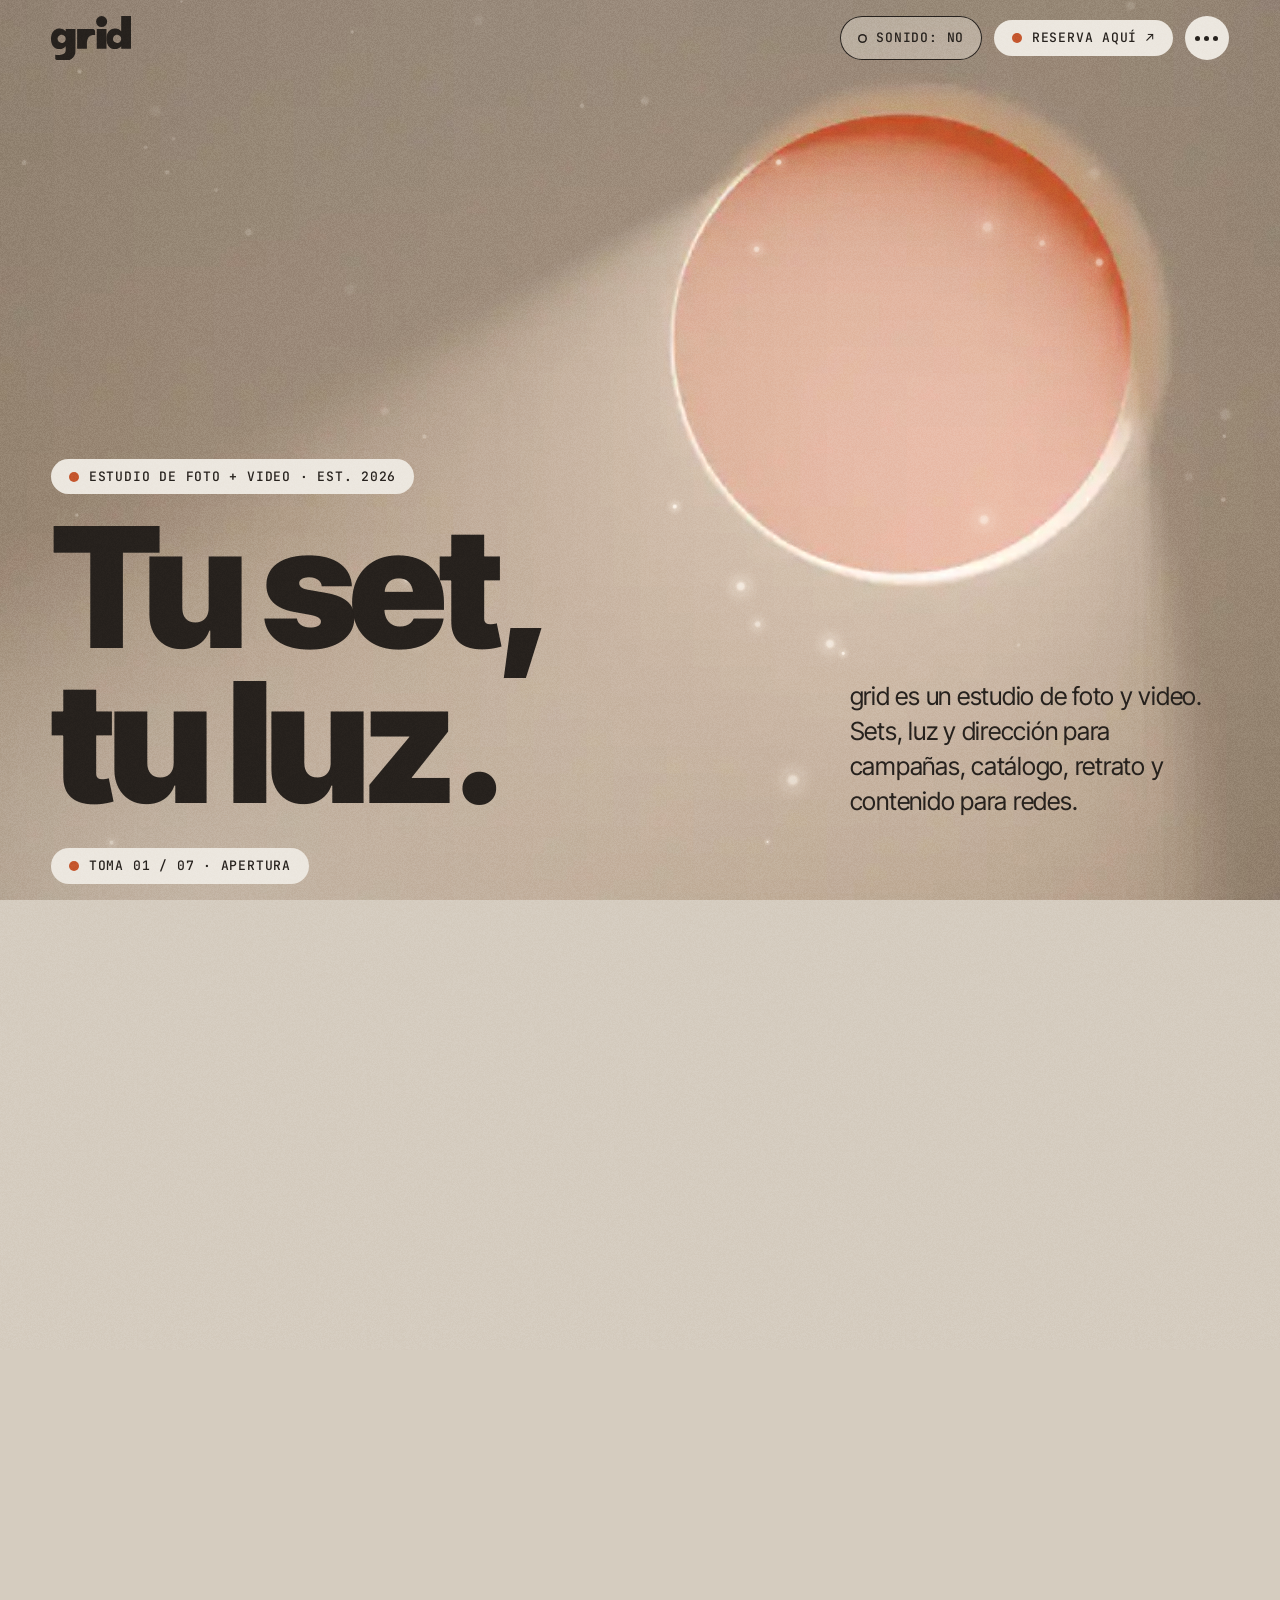
<file: index.html>
<!DOCTYPE html><html lang="es-419" data-theme="greige" class="intertight_96eeb402-module__Ux_foW__variable jetbrainsmono_b19711b-module__cCey7q__variable"><head><meta charSet="utf-8"/><meta name="viewport" content="width=device-width, initial-scale=1, viewport-fit=cover"/><link rel="preload" href="/_next/static/media/InterTight_Variable_latin-s.p.0gz_anqbjb07q.woff2" as="font" crossorigin="" type="font/woff2"/><link rel="preload" as="image" imageSrcSet="/media/fotos/fondo-azul-720.webp 720w, /media/fotos/fondo-azul-1440.webp 1440w" imageSizes="100vw" fetchPriority="high"/><link rel="stylesheet" href="/_next/static/chunks/1_h2i5achep-6.css" data-precedence="next"/><link rel="stylesheet" href="/_next/static/chunks/2gbwnuaeeamhz.css" data-precedence="next"/><link rel="preload" as="script" fetchPriority="low" href="/_next/static/chunks/310vm2bl3xxpt.js"/><script src="/_next/static/chunks/19mx3mg6lkumu.js" async=""></script><script src="/_next/static/chunks/1rj7ns8rte9vc.js" async=""></script><script src="/_next/static/chunks/0erpg4rnzkm4w.js" async=""></script><script src="/_next/static/chunks/turbopack-1g4yvkg6ged8k.js" async=""></script><script src="/_next/static/chunks/37tjrr2913_om.js" async=""></script><script src="/_next/static/chunks/18n_e5sf_8us0.js" async=""></script><script src="/_next/static/chunks/3bxz19k2f82j2.js" async=""></script><script src="/_next/static/chunks/3s2a4gw9b8f6t.js" async=""></script><script src="/_next/static/chunks/1yxhaj4ndwy73.js" async=""></script><script src="/_next/static/chunks/0sd8vxkv5-zgc.js" async=""></script><meta name="theme-color" content="#d5ccbf"/><meta name="color-scheme" content="light"/><title>grid · estudio de foto + video</title><meta name="description" content="grid es un estudio de foto y video. Reserva un set por hora y llega con todo listo: fondo, luces y equipo. Campañas, catálogo, retrato y contenido."/><meta name="application-name" content="grid"/><link rel="manifest" href="/manifest.webmanifest"/><link rel="canonical" href="https://gridstudio.website/"/><meta property="og:title" content="grid · estudio de foto + video"/><meta property="og:description" content="grid es un estudio de foto y video. Reserva un set por hora y llega con todo listo: fondo, luces y equipo. Campañas, catálogo, retrato y contenido."/><meta property="og:url" content="https://gridstudio.website/"/><meta property="og:site_name" content="grid"/><meta property="og:locale" content="es_419"/><meta property="og:image" content="https://gridstudio.website/og/default.png"/><meta property="og:image:width" content="1200"/><meta property="og:image:height" content="630"/><meta property="og:image:alt" content="grid · Tu set, tu luz."/><meta property="og:type" content="website"/><meta name="twitter:card" content="summary_large_image"/><meta name="twitter:title" content="grid · estudio de foto + video"/><meta name="twitter:description" content="grid es un estudio de foto y video. Reserva un set por hora y llega con todo listo: fondo, luces y equipo. Campañas, catálogo, retrato y contenido."/><meta name="twitter:image" content="https://gridstudio.website/og/default.png"/><link rel="icon" href="/icon.svg?icon.0i_2m-ega3l_j.svg" sizes="any" type="image/svg+xml"/><link rel="apple-touch-icon" href="/apple-icon.png?apple-icon.1qgvf6ah559ys.png" sizes="180x180" type="image/png"/><meta name="next-size-adjust" content=""/><script>(function(){try{var d=document.documentElement,p=null;try{p=localStorage.getItem('grid.motion')}catch(e){}var r=window.matchMedia('(prefers-reduced-motion: reduce)').matches;var on=p?p==='on':!r;d.setAttribute('data-motion',on?'on':'off');var s=null;try{s=sessionStorage.getItem('grid.preloaded')}catch(e){}if(s||!on)d.setAttribute('data-preloaded','');d.classList.add('js')}catch(e){}})();</script><script src="/_next/static/chunks/0cz1d0mv5g_q7.js" noModule=""></script></head><body><div hidden=""><!--$--><!--/$--></div><a class="styles-module-scss-module__k9gYQq__skip" href="#contenido">Saltar al contenido</a><header class="styles-module-scss-module__G8U5Rq__header" data-theme="greige"><a class="styles-module-scss-module__G8U5Rq__home" aria-label="grid, ir al inicio" href="/"><svg class="styles-module-scss-module__G8U5Rq__logo" viewBox="0 -1000 2450 1378.1" fill="currentColor" role="img" aria-label="grid" focusable="false"><path d="M238.8 -614.6C210.7 -612.8 190.5 -609 168.8 -601.6C74.6 -569.3 13.1 -477.8 2.2 -353.8C-1.5 -311.6 -0.5 -260.9 4.8 -224.4C23.8 -91.9 100.2 -4.5 211.6 11.9C227.7 14.2 234.9 14.7 258.8 14.7C286.4 14.7 300.6 13.4 320.3 9.4C369.3 -0.7 413.8 -27 445.3 -64.3L449.7 -69.5L449.9 -5.6C450.1 61.1 449.8 69.4 447.4 81.8C436.8 136.9 386.7 174.6 306.5 187.8C261.5 195.1 186.8 195 141.9 187.4C135.9 186.4 130.8 185.6 130.5 185.6C130.2 185.6 130 216.4 130 254L130 322.3L132.3 323.9C147.6 333.9 176.9 347.4 200.8 355.2C249.7 371.4 300.6 378.1 375 378.1C432.6 378.1 471.5 374.6 511.8 365.6C621.6 341.2 699.8 276 731.6 182.2C740.9 155 745.4 132.2 748.9 94.4C749.4 88.6 749.7 -2.8 749.8 -256.8L750 -600L600 -600L450 -600L449.9 -565.2L449.7 -530.5L445.3 -535.7C411.2 -576.1 363.2 -602.8 308.6 -611.5C292.7 -614.1 255.4 -615.8 238.8 -614.6ZM337.4 -424.4C397 -418 443 -372 449.4 -312.4C451.8 -289.9 447.4 -266 437.2 -245.3C399.7 -168.9 299.3 -151.2 238.2 -210.3C175.9 -270.6 192.3 -373.9 270.3 -412.3C291.1 -422.4 314.9 -426.8 337.4 -424.4Z" data-logo-letter="g"></path><path d="M800 -300L800 0L950 0L1100 0L1100 -85.2C1100 -169.3 1100.3 -187.1 1102.2 -207.8C1113.2 -329.8 1173.4 -405.2 1269.4 -417.8C1290.2 -420.5 1322.9 -420.8 1345.8 -418.4L1350 -417.9L1350 -476.6C1350 -525.1 1349.8 -536.3 1349.1 -540.9C1344.2 -570.9 1320.9 -594.2 1290.9 -599.1C1286.1 -599.9 1252.7 -600 1042.7 -600L800 -600L800 -300Z" data-logo-letter="r"></path><path d="M1400 -300L1400 0L1550 0L1700 0L1700 -300L1700 -600L1550 -600L1400 -600L1400 -300Z" data-logo-letter="i"></path><path d="M2149.9 -765.2L2149.7 -530.5L2145.3 -535.7C2113.8 -573 2069.2 -599.3 2020.3 -609.4C2000.6 -613.4 1986.4 -614.7 1958.8 -614.7C1934.9 -614.7 1927.7 -614.3 1911.6 -611.9C1800.2 -595.5 1723.8 -508.1 1704.8 -375.6C1698.4 -331.4 1698.4 -268.6 1704.8 -224.4C1723.8 -91.9 1800.2 -4.5 1911.6 11.9C1927.7 14.2 1934.9 14.7 1958.8 14.7C1986.4 14.7 2000.6 13.4 2020.3 9.4C2069.2 -0.7 2113.8 -27 2145.3 -64.3L2149.7 -69.5L2149.9 -34.8L2150 0L2300 0L2450 0L2450 -500L2450 -1000L2300 -1000L2150 -1000L2149.9 -765.2ZM2037.4 -424.4C2097 -418 2143 -372 2149.4 -312.4C2151.8 -289.9 2147.4 -266 2137.2 -245.3C2099.7 -168.9 1999.2 -151.2 1938.2 -210.3C1875.9 -270.6 1892.3 -373.9 1970.3 -412.3C1991.1 -422.4 2014.9 -426.8 2037.4 -424.4Z" data-logo-letter="d"></path><circle cx="1550" cy="-830" r="170" data-logo-dot="true"></circle></svg></a><nav class="styles-module-scss-module__G8U5Rq__actions" aria-label="Principal"><button type="button" class="styles-module-scss-module__nOiM7G__toggle styles-module-scss-module__G8U5Rq__sound" aria-pressed="false"><span class="styles-module-scss-module__nOiM7G__dot" aria-hidden="true"></span>sonido: no</button><a class="styles-module-scss-module__G8U5Rq__book" href="/reservar/"><span class="styles-module-scss-module__Di33fq__pill"><span class="styles-module-scss-module__Di33fq__dot" data-pill-dot="true" aria-hidden="true"></span>Reserva aquí ↗</span></a><button type="button" class="styles-module-scss-module___GlnNW__button" aria-expanded="false" aria-haspopup="dialog" aria-label="Menú"><span class="styles-module-scss-module___GlnNW__dot"></span><span class="styles-module-scss-module___GlnNW__dot"></span><span class="styles-module-scss-module___GlnNW__dot"></span></button></nav><dialog class="styles-module-scss-module__oCMpJa__menu" data-theme="tinta" aria-label="Menú"><div class="styles-module-scss-module__oCMpJa__top"><svg class="styles-module-scss-module__oCMpJa__logo" viewBox="0 -1000 2450 1378.1" fill="currentColor" role="img" aria-label="grid" focusable="false"><path d="M238.8 -614.6C210.7 -612.8 190.5 -609 168.8 -601.6C74.6 -569.3 13.1 -477.8 2.2 -353.8C-1.5 -311.6 -0.5 -260.9 4.8 -224.4C23.8 -91.9 100.2 -4.5 211.6 11.9C227.7 14.2 234.9 14.7 258.8 14.7C286.4 14.7 300.6 13.4 320.3 9.4C369.3 -0.7 413.8 -27 445.3 -64.3L449.7 -69.5L449.9 -5.6C450.1 61.1 449.8 69.4 447.4 81.8C436.8 136.9 386.7 174.6 306.5 187.8C261.5 195.1 186.8 195 141.9 187.4C135.9 186.4 130.8 185.6 130.5 185.6C130.2 185.6 130 216.4 130 254L130 322.3L132.3 323.9C147.6 333.9 176.9 347.4 200.8 355.2C249.7 371.4 300.6 378.1 375 378.1C432.6 378.1 471.5 374.6 511.8 365.6C621.6 341.2 699.8 276 731.6 182.2C740.9 155 745.4 132.2 748.9 94.4C749.4 88.6 749.7 -2.8 749.8 -256.8L750 -600L600 -600L450 -600L449.9 -565.2L449.7 -530.5L445.3 -535.7C411.2 -576.1 363.2 -602.8 308.6 -611.5C292.7 -614.1 255.4 -615.8 238.8 -614.6ZM337.4 -424.4C397 -418 443 -372 449.4 -312.4C451.8 -289.9 447.4 -266 437.2 -245.3C399.7 -168.9 299.3 -151.2 238.2 -210.3C175.9 -270.6 192.3 -373.9 270.3 -412.3C291.1 -422.4 314.9 -426.8 337.4 -424.4Z" data-logo-letter="g"></path><path d="M800 -300L800 0L950 0L1100 0L1100 -85.2C1100 -169.3 1100.3 -187.1 1102.2 -207.8C1113.2 -329.8 1173.4 -405.2 1269.4 -417.8C1290.2 -420.5 1322.9 -420.8 1345.8 -418.4L1350 -417.9L1350 -476.6C1350 -525.1 1349.8 -536.3 1349.1 -540.9C1344.2 -570.9 1320.9 -594.2 1290.9 -599.1C1286.1 -599.9 1252.7 -600 1042.7 -600L800 -600L800 -300Z" data-logo-letter="r"></path><path d="M1400 -300L1400 0L1550 0L1700 0L1700 -300L1700 -600L1550 -600L1400 -600L1400 -300Z" data-logo-letter="i"></path><path d="M2149.9 -765.2L2149.7 -530.5L2145.3 -535.7C2113.8 -573 2069.2 -599.3 2020.3 -609.4C2000.6 -613.4 1986.4 -614.7 1958.8 -614.7C1934.9 -614.7 1927.7 -614.3 1911.6 -611.9C1800.2 -595.5 1723.8 -508.1 1704.8 -375.6C1698.4 -331.4 1698.4 -268.6 1704.8 -224.4C1723.8 -91.9 1800.2 -4.5 1911.6 11.9C1927.7 14.2 1934.9 14.7 1958.8 14.7C1986.4 14.7 2000.6 13.4 2020.3 9.4C2069.2 -0.7 2113.8 -27 2145.3 -64.3L2149.7 -69.5L2149.9 -34.8L2150 0L2300 0L2450 0L2450 -500L2450 -1000L2300 -1000L2150 -1000L2149.9 -765.2ZM2037.4 -424.4C2097 -418 2143 -372 2149.4 -312.4C2151.8 -289.9 2147.4 -266 2137.2 -245.3C2099.7 -168.9 1999.2 -151.2 1938.2 -210.3C1875.9 -270.6 1892.3 -373.9 1970.3 -412.3C1991.1 -422.4 2014.9 -426.8 2037.4 -424.4Z" data-logo-letter="d"></path><circle cx="1550" cy="-830" r="170" data-logo-dot="true"></circle></svg><button type="button" class="styles-module-scss-module__oCMpJa__close" aria-label="Cerrar menú" data-menu-close="true"><span aria-hidden="true">×</span></button></div><div class="styles-module-scss-module__oCMpJa__takes"><p class="styles-module-scss-module__oCMpJa__kicker" data-menu-fade="true">Tomas</p><ol class="styles-module-scss-module__FCKAsW__list"><li><a class="styles-module-scss-module__FCKAsW__take" href="/#apertura"><span class="styles-module-scss-module__FCKAsW__mask"><span class="styles-module-scss-module__FCKAsW__line" data-menu-item="true"><span class="styles-module-scss-module__FCKAsW__number">01</span><span class="styles-module-scss-module__FCKAsW__title">Apertura</span></span></span></a></li><li><a class="styles-module-scss-module__FCKAsW__take" href="/#manifiesto"><span class="styles-module-scss-module__FCKAsW__mask"><span class="styles-module-scss-module__FCKAsW__line" data-menu-item="true"><span class="styles-module-scss-module__FCKAsW__number">02</span><span class="styles-module-scss-module__FCKAsW__title">Manifiesto</span></span></span></a></li><li><a class="styles-module-scss-module__FCKAsW__take" href="/#los-sets"><span class="styles-module-scss-module__FCKAsW__mask"><span class="styles-module-scss-module__FCKAsW__line" data-menu-item="true"><span class="styles-module-scss-module__FCKAsW__number">03</span><span class="styles-module-scss-module__FCKAsW__title">Los sets</span></span></span></a></li><li><a class="styles-module-scss-module__FCKAsW__take" href="/#hoja-de-contactos"><span class="styles-module-scss-module__FCKAsW__mask"><span class="styles-module-scss-module__FCKAsW__line" data-menu-item="true"><span class="styles-module-scss-module__FCKAsW__number">04</span><span class="styles-module-scss-module__FCKAsW__title">Hoja de contactos</span></span></span></a></li><li><a class="styles-module-scss-module__FCKAsW__take" href="/#hacemos"><span class="styles-module-scss-module__FCKAsW__mask"><span class="styles-module-scss-module__FCKAsW__line" data-menu-item="true"><span class="styles-module-scss-module__FCKAsW__number">05</span><span class="styles-module-scss-module__FCKAsW__title">Hacemos</span></span></span></a></li><li><a class="styles-module-scss-module__FCKAsW__take" href="/#reserva"><span class="styles-module-scss-module__FCKAsW__mask"><span class="styles-module-scss-module__FCKAsW__line" data-menu-item="true"><span class="styles-module-scss-module__FCKAsW__number">06</span><span class="styles-module-scss-module__FCKAsW__title">Reserva por hora</span></span></span></a></li><li><a class="styles-module-scss-module__FCKAsW__take" href="/#cierre"><span class="styles-module-scss-module__FCKAsW__mask"><span class="styles-module-scss-module__FCKAsW__line" data-menu-item="true"><span class="styles-module-scss-module__FCKAsW__number">07</span><span class="styles-module-scss-module__FCKAsW__title">Cierre</span></span></span></a></li></ol></div><div class="styles-module-scss-module__oCMpJa__bottom" data-menu-fade="true"><a href="/reservar/"><span class="styles-module-scss-module__Di33fq__pill"><span class="styles-module-scss-module__Di33fq__dot" data-pill-dot="true" aria-hidden="true"></span>Reserva aquí ↗</span></a><button type="button" class="styles-module-scss-module__DWw_gG__toggle" aria-pressed="true">movimiento: no</button><button type="button" class="styles-module-scss-module__nOiM7G__toggle" aria-pressed="false"><span class="styles-module-scss-module__nOiM7G__dot" aria-hidden="true"></span>sonido: no</button><a class="styles-module-scss-module__oCMpJa__legal" href="/privacidad/">Privacidad</a></div></dialog></header><main id="contenido" tabindex="-1"><div class="styles-module-scss-module__RC0rIG__film" data-film-stage="true" data-theme="greige"><div class="styles-module-scss-module__RC0rIG__stage"><section id="apertura" class="styles-module-scss-module__bTzKgq__layer" data-layer="apertura" data-theme="greige" data-entry="corte" aria-label="Apertura" style="z-index:1"><div class="styles-module-scss-module__Zr-wpq__frame" data-opening="true"><div class="styles-module-scss-module__G800Nq__sequence" aria-hidden="true"><picture><source media="(orientation: portrait)" srcSet="/media/hero/9x16/poster.webp"/><img class="styles-module-scss-module__G800Nq__poster" src="/media/hero/16x9/poster.webp" alt="" fetchPriority="high" decoding="async"/></picture><canvas class="styles-module-scss-module__G800Nq__canvas"></canvas></div><canvas class="styles-module-scss-module__M31TqW__dust" aria-hidden="true"></canvas><span class="styles-module-scss-module__Zr-wpq__window" data-handoff-origin="true" aria-hidden="true"></span><span class="styles-module-scss-module__Zr-wpq__scrim" aria-hidden="true"></span><div class="styles-module-scss-module__Zr-wpq__copy" data-copy="true"><span class="styles-module-scss-module__Zr-wpq__pill" data-fade="true"><span class="styles-module-scss-module__Di33fq__pill"><span class="styles-module-scss-module__Di33fq__dot" data-pill-dot="true" aria-hidden="true"></span>estudio de foto + video · est. 2026</span></span><h1 class="styles-module-scss-module__Zr-wpq__title"><span class="styles-module-scss-module__Zr-wpq__line"><span class="styles-module-scss-module__Zr-wpq__lineInner" data-rise="true">Tu set,</span></span><span class="styles-module-scss-module__Zr-wpq__line"><span class="styles-module-scss-module__Zr-wpq__lineInner" data-rise="true">tu luz.</span></span></h1><p class="styles-module-scss-module__Zr-wpq__lead">grid es un estudio de foto y video. Sets, luz y dirección para campañas, catálogo, retrato y contenido para redes.</p></div><p class="styles-module-scss-module__Zr-wpq__hint" data-fade="true" data-hint="true" aria-hidden="true"><span class="styles-module-scss-module__Zr-wpq__hintDot"></span>baja para entrar</p></div></section><section id="manifiesto" class="styles-module-scss-module__bTzKgq__layer" data-layer="manifiesto" data-theme="terracota" data-entry="iris" aria-label="Manifiesto" style="z-index:2"><div class="styles-module-scss-module__1ZVVHq__frame"><div class="styles-module-scss-module__1ZVVHq__top"><span data-pill="true"><span class="styles-module-scss-module__Di33fq__pill"><span class="styles-module-scss-module__Di33fq__dot" data-pill-dot="true" aria-hidden="true"></span>la idea</span></span><h2 class="styles-module-scss-module__1ZVVHq__statement" data-statement="true">Un estudio para que las marcas se vean como son.</h2></div><div class="styles-module-scss-module__1ZVVHq__band" data-theme="claro" data-band="true"><ul class="styles-module-scss-module__1ZVVHq__traits"><li class="styles-module-scss-module__F4OWoG__trait" data-trait="true"><h3 class="styles-module-scss-module__F4OWoG__name">Precisa.</h3><p class="styles-module-scss-module__F4OWoG__text">Nada queda al azar: la luz, el fondo y el encuadre se deciden antes de que llegues.</p></li><li class="styles-module-scss-module__F4OWoG__trait" data-trait="true"><h3 class="styles-module-scss-module__F4OWoG__name">Cálida.</h3><p class="styles-module-scss-module__F4OWoG__text">El estudio se siente como casa: paredes greige, un sofá terracota y ventanas redondas.</p></li><li class="styles-module-scss-module__F4OWoG__trait" data-trait="true"><h3 class="styles-module-scss-module__F4OWoG__name">Directa.</h3><p class="styles-module-scss-module__F4OWoG__text">Decimos qué incluye, cuánto dura y qué necesitas traer. Sin vueltas.</p></li></ul></div></div></section><section id="los-sets" class="styles-module-scss-module__bTzKgq__layer" data-layer="los-sets" data-theme="greige" data-entry="tercios" aria-label="Los sets" style="z-index:3"><div class="styles-module-scss-module__bTzKgq__slot" data-cinema-slot="true"></div><div class="styles-module-scss-module__gOYzFG__frame"><header class="styles-module-scss-module__gOYzFG__intro" data-intro="true"><span class="styles-module-scss-module__gOYzFG__mask"><span class="styles-module-scss-module__gOYzFG__maskInner" data-intro-rise="true"><span class="styles-module-scss-module__Di33fq__pill"><span class="styles-module-scss-module__Di33fq__dot" data-pill-dot="true" aria-hidden="true"></span>sets por hora</span></span></span><h2 class="styles-module-scss-module__gOYzFG__title"><span class="styles-module-scss-module__gOYzFG__mask"><span class="styles-module-scss-module__gOYzFG__maskInner" data-intro-rise="true">Cinco sets, todo armado.</span></span></h2><p class="styles-module-scss-module__gOYzFG__mask"><span class="styles-module-scss-module__gOYzFG__lead" data-intro-rise="true">Fondo, luces y equipo listos cuando llegas. Tú traes la idea.</span></p></header><ol class="styles-module-scss-module__gOYzFG__stops"><li class="styles-module-scss-module__F6u-iG__stop" data-stop="true"><div class="styles-module-scss-module__F6u-iG__body" data-stop-body="true"><figure class="styles-module-scss-module__F6u-iG__shot" data-shot="true"><img class="styles-module-scss-module__F6u-iG__photo" src="/media/fotos/fondo-azul-720.webp" srcSet="/media/fotos/fondo-azul-720.webp 720w, /media/fotos/fondo-azul-1440.webp 1440w" sizes="100vw" width="1620" height="2160" alt="Fondo azul continuo con una silla de director y dos softbox encendidos." loading="eager" fetchPriority="high" decoding="async"/><span class="styles-module-scss-module__F6u-iG__guidesWrap" data-guides="true"><span class="styles-module-scss-module__QNTwaq__guides" aria-hidden="true"><span class="styles-module-scss-module__QNTwaq__line styles-module-scss-module__QNTwaq__v1" data-guide="v"></span><span class="styles-module-scss-module__QNTwaq__line styles-module-scss-module__QNTwaq__v2" data-guide="v"></span><span class="styles-module-scss-module__QNTwaq__line styles-module-scss-module__QNTwaq__h1" data-guide="h"></span><span class="styles-module-scss-module__QNTwaq__line styles-module-scss-module__QNTwaq__h2" data-guide="h"></span></span></span></figure><div class="styles-module-scss-module__F6u-iG__data"><div class="styles-module-scss-module__F6u-iG__identity"><div class="styles-module-scss-module__Ilro2G__lowerThird styles-module-scss-module__F6u-iG__lowerThird" data-lt="true"><span class="styles-module-scss-module__Ilro2G__dot" data-lt-dot="true" aria-hidden="true"></span><div class="styles-module-scss-module__Ilro2G__bar" data-lt-bar="true"><span class="styles-module-scss-module__Ilro2G__line"><span class="styles-module-scss-module__Ilro2G__name" data-lt-text="true">set 01 · fondo azul</span></span><span class="styles-module-scss-module__Ilro2G__line"><span class="styles-module-scss-module__Ilro2G__role" data-lt-text="true">Un fondo continuo azul para producto, moda y retrato con color.</span></span></div></div><span class="styles-module-scss-module__F6u-iG__realPhoto" data-real-photo="true"><figure class="styles-module-scss-module__cJDTKq__circle"><img class="styles-module-scss-module__cJDTKq__image" src="/media/fotos/fondo-azul-720.webp" srcSet="/media/fotos/fondo-azul-720.webp 720w, /media/fotos/fondo-azul-1440.webp 1440w" sizes="120px" width="1620" height="2160" alt="Fondo azul continuo con una silla de director y dos softbox encendidos." loading="lazy" fetchPriority="auto" decoding="async"/></figure></span></div><div class="styles-module-scss-module__F6u-iG__side"><p class="styles-module-scss-module__F6u-iG__readyLabel" data-ready-label="true">listo cuando llegas</p><ul class="styles-module-scss-module__F6u-iG__ready" data-ready="true"><li><span class="styles-module-scss-module__Di33fq__pill">fondo azul continuo</span></li><li><span class="styles-module-scss-module__Di33fq__pill">dos softbox</span></li><li><span class="styles-module-scss-module__Di33fq__pill">silla de director</span></li></ul></div><p class="styles-module-scss-module__F6u-iG__count" aria-label="set 1 de 5"><span class="styles-module-scss-module__F6u-iG__countMask"><span class="styles-module-scss-module__F6u-iG__countInner" data-count="true">01</span></span><span class="styles-module-scss-module__F6u-iG__total">/ <!-- -->05</span></p></div></div></li><li class="styles-module-scss-module__F6u-iG__stop" data-stop="true"><div class="styles-module-scss-module__F6u-iG__body" data-stop-body="true"><figure class="styles-module-scss-module__F6u-iG__shot" data-shot="true"><img class="styles-module-scss-module__F6u-iG__photo" src="/media/fotos/sofa-720.webp" srcSet="/media/fotos/sofa-720.webp 720w, /media/fotos/sofa-1440.webp 1440w" sizes="100vw" width="1216" height="2160" alt="Sofá terracota con cojines blancos contra la pared greige, junto a un arco redondo." loading="lazy" fetchPriority="auto" decoding="async"/><span class="styles-module-scss-module__F6u-iG__guidesWrap" data-guides="true"><span class="styles-module-scss-module__QNTwaq__guides" aria-hidden="true"><span class="styles-module-scss-module__QNTwaq__line styles-module-scss-module__QNTwaq__v1" data-guide="v"></span><span class="styles-module-scss-module__QNTwaq__line styles-module-scss-module__QNTwaq__v2" data-guide="v"></span><span class="styles-module-scss-module__QNTwaq__line styles-module-scss-module__QNTwaq__h1" data-guide="h"></span><span class="styles-module-scss-module__QNTwaq__line styles-module-scss-module__QNTwaq__h2" data-guide="h"></span></span></span></figure><div class="styles-module-scss-module__F6u-iG__data"><div class="styles-module-scss-module__F6u-iG__identity"><div class="styles-module-scss-module__Ilro2G__lowerThird styles-module-scss-module__F6u-iG__lowerThird" data-lt="true"><span class="styles-module-scss-module__Ilro2G__dot" data-lt-dot="true" aria-hidden="true"></span><div class="styles-module-scss-module__Ilro2G__bar" data-lt-bar="true"><span class="styles-module-scss-module__Ilro2G__line"><span class="styles-module-scss-module__Ilro2G__name" data-lt-text="true">set 02 · sofá terracota</span></span><span class="styles-module-scss-module__Ilro2G__line"><span class="styles-module-scss-module__Ilro2G__role" data-lt-text="true">El rincón cálido del estudio: sofá terracota, cojines claros y pared greige.</span></span></div></div><span class="styles-module-scss-module__F6u-iG__realPhoto" data-real-photo="true"><figure class="styles-module-scss-module__cJDTKq__circle"><img class="styles-module-scss-module__cJDTKq__image" src="/media/fotos/sofa-720.webp" srcSet="/media/fotos/sofa-720.webp 720w, /media/fotos/sofa-1440.webp 1440w" sizes="120px" width="1216" height="2160" alt="Sofá terracota con cojines blancos contra la pared greige, junto a un arco redondo." loading="lazy" fetchPriority="auto" decoding="async"/></figure></span></div><div class="styles-module-scss-module__F6u-iG__side"><p class="styles-module-scss-module__F6u-iG__readyLabel" data-ready-label="true">listo cuando llegas</p><ul class="styles-module-scss-module__F6u-iG__ready" data-ready="true"><li><span class="styles-module-scss-module__Di33fq__pill">sofá terracota</span></li><li><span class="styles-module-scss-module__Di33fq__pill">mesa auxiliar</span></li><li><span class="styles-module-scss-module__Di33fq__pill">pared greige</span></li></ul></div><p class="styles-module-scss-module__F6u-iG__count" aria-label="set 2 de 5"><span class="styles-module-scss-module__F6u-iG__countMask"><span class="styles-module-scss-module__F6u-iG__countInner" data-count="true">02</span></span><span class="styles-module-scss-module__F6u-iG__total">/ <!-- -->05</span></p></div></div></li><li class="styles-module-scss-module__F6u-iG__stop" data-stop="true"><div class="styles-module-scss-module__F6u-iG__body" data-stop-body="true"><figure class="styles-module-scss-module__F6u-iG__shot" data-shot="true"><img class="styles-module-scss-module__F6u-iG__photo" src="/media/fotos/ventana-redonda-720.webp" srcSet="/media/fotos/ventana-redonda-720.webp 720w, /media/fotos/ventana-redonda-1440.webp 1440w" sizes="100vw" width="1216" height="2160" alt="Ventana redonda en la pared greige, con un softbox del otro lado." loading="lazy" fetchPriority="auto" decoding="async"/><span class="styles-module-scss-module__F6u-iG__guidesWrap" data-guides="true"><span class="styles-module-scss-module__QNTwaq__guides" aria-hidden="true"><span class="styles-module-scss-module__QNTwaq__line styles-module-scss-module__QNTwaq__v1" data-guide="v"></span><span class="styles-module-scss-module__QNTwaq__line styles-module-scss-module__QNTwaq__v2" data-guide="v"></span><span class="styles-module-scss-module__QNTwaq__line styles-module-scss-module__QNTwaq__h1" data-guide="h"></span><span class="styles-module-scss-module__QNTwaq__line styles-module-scss-module__QNTwaq__h2" data-guide="h"></span></span></span></figure><div class="styles-module-scss-module__F6u-iG__data"><div class="styles-module-scss-module__F6u-iG__identity"><div class="styles-module-scss-module__Ilro2G__lowerThird styles-module-scss-module__F6u-iG__lowerThird" data-lt="true"><span class="styles-module-scss-module__Ilro2G__dot" data-lt-dot="true" aria-hidden="true"></span><div class="styles-module-scss-module__Ilro2G__bar" data-lt-bar="true"><span class="styles-module-scss-module__Ilro2G__line"><span class="styles-module-scss-module__Ilro2G__name" data-lt-text="true">set 03 · ventana redonda</span></span><span class="styles-module-scss-module__Ilro2G__line"><span class="styles-module-scss-module__Ilro2G__role" data-lt-text="true">Las ventanas redondas unen los ambientes y enmarcan la toma: un círculo dentro del plano.</span></span></div></div><span class="styles-module-scss-module__F6u-iG__realPhoto" data-real-photo="true"><figure class="styles-module-scss-module__cJDTKq__circle"><img class="styles-module-scss-module__cJDTKq__image" src="/media/fotos/ventana-redonda-720.webp" srcSet="/media/fotos/ventana-redonda-720.webp 720w, /media/fotos/ventana-redonda-1440.webp 1440w" sizes="120px" width="1216" height="2160" alt="Ventana redonda en la pared greige, con un softbox del otro lado." loading="lazy" fetchPriority="auto" decoding="async"/></figure></span></div><div class="styles-module-scss-module__F6u-iG__side"><p class="styles-module-scss-module__F6u-iG__readyLabel" data-ready-label="true">listo cuando llegas</p><ul class="styles-module-scss-module__F6u-iG__ready" data-ready="true"><li><span class="styles-module-scss-module__Di33fq__pill">ventana redonda</span></li><li><span class="styles-module-scss-module__Di33fq__pill">softbox detrás</span></li><li><span class="styles-module-scss-module__Di33fq__pill">pared greige</span></li></ul></div><p class="styles-module-scss-module__F6u-iG__count" aria-label="set 3 de 5"><span class="styles-module-scss-module__F6u-iG__countMask"><span class="styles-module-scss-module__F6u-iG__countInner" data-count="true">03</span></span><span class="styles-module-scss-module__F6u-iG__total">/ <!-- -->05</span></p></div></div></li><li class="styles-module-scss-module__F6u-iG__stop" data-stop="true"><div class="styles-module-scss-module__F6u-iG__body" data-stop-body="true"><figure class="styles-module-scss-module__F6u-iG__shot" data-shot="true"><img class="styles-module-scss-module__F6u-iG__photo" src="/media/fotos/aro-de-luz-720.webp" srcSet="/media/fotos/aro-de-luz-720.webp 720w, /media/fotos/aro-de-luz-1440.webp 1440w" sizes="100vw" width="1440" height="2160" alt="Aro de luz colgante encendido frente a cortinas claras." loading="lazy" fetchPriority="auto" decoding="async"/><span class="styles-module-scss-module__F6u-iG__guidesWrap" data-guides="true"><span class="styles-module-scss-module__QNTwaq__guides" aria-hidden="true"><span class="styles-module-scss-module__QNTwaq__line styles-module-scss-module__QNTwaq__v1" data-guide="v"></span><span class="styles-module-scss-module__QNTwaq__line styles-module-scss-module__QNTwaq__v2" data-guide="v"></span><span class="styles-module-scss-module__QNTwaq__line styles-module-scss-module__QNTwaq__h1" data-guide="h"></span><span class="styles-module-scss-module__QNTwaq__line styles-module-scss-module__QNTwaq__h2" data-guide="h"></span></span></span></figure><div class="styles-module-scss-module__F6u-iG__data"><div class="styles-module-scss-module__F6u-iG__identity"><div class="styles-module-scss-module__Ilro2G__lowerThird styles-module-scss-module__F6u-iG__lowerThird" data-lt="true"><span class="styles-module-scss-module__Ilro2G__dot" data-lt-dot="true" aria-hidden="true"></span><div class="styles-module-scss-module__Ilro2G__bar" data-lt-bar="true"><span class="styles-module-scss-module__Ilro2G__line"><span class="styles-module-scss-module__Ilro2G__name" data-lt-text="true">set 04 · aro de luz</span></span><span class="styles-module-scss-module__Ilro2G__line"><span class="styles-module-scss-module__Ilro2G__role" data-lt-text="true">Un aro de luz colgante frente a cortinas claras, para contenido y detalle.</span></span></div></div><span class="styles-module-scss-module__F6u-iG__realPhoto" data-real-photo="true"><figure class="styles-module-scss-module__cJDTKq__circle"><img class="styles-module-scss-module__cJDTKq__image" src="/media/fotos/aro-de-luz-720.webp" srcSet="/media/fotos/aro-de-luz-720.webp 720w, /media/fotos/aro-de-luz-1440.webp 1440w" sizes="120px" width="1440" height="2160" alt="Aro de luz colgante encendido frente a cortinas claras." loading="lazy" fetchPriority="auto" decoding="async"/></figure></span></div><div class="styles-module-scss-module__F6u-iG__side"><p class="styles-module-scss-module__F6u-iG__readyLabel" data-ready-label="true">listo cuando llegas</p><ul class="styles-module-scss-module__F6u-iG__ready" data-ready="true"><li><span class="styles-module-scss-module__Di33fq__pill">aro de luz colgante</span></li><li><span class="styles-module-scss-module__Di33fq__pill">cortinas claras</span></li></ul></div><p class="styles-module-scss-module__F6u-iG__count" aria-label="set 4 de 5"><span class="styles-module-scss-module__F6u-iG__countMask"><span class="styles-module-scss-module__F6u-iG__countInner" data-count="true">04</span></span><span class="styles-module-scss-module__F6u-iG__total">/ <!-- -->05</span></p></div></div></li><li class="styles-module-scss-module__F6u-iG__stop" data-stop="true"><div class="styles-module-scss-module__F6u-iG__body" data-stop-body="true"><figure class="styles-module-scss-module__F6u-iG__shot" data-shot="true"><img class="styles-module-scss-module__F6u-iG__photo" src="/media/fotos/mesa-redonda-720.webp" srcSet="/media/fotos/mesa-redonda-720.webp 720w, /media/fotos/mesa-redonda-1440.webp 1440w" sizes="100vw" width="1620" height="2160" alt="Mesa redonda blanca con una silla y una repisa en un ambiente claro del estudio." loading="lazy" fetchPriority="auto" decoding="async"/><span class="styles-module-scss-module__F6u-iG__guidesWrap" data-guides="true"><span class="styles-module-scss-module__QNTwaq__guides" aria-hidden="true"><span class="styles-module-scss-module__QNTwaq__line styles-module-scss-module__QNTwaq__v1" data-guide="v"></span><span class="styles-module-scss-module__QNTwaq__line styles-module-scss-module__QNTwaq__v2" data-guide="v"></span><span class="styles-module-scss-module__QNTwaq__line styles-module-scss-module__QNTwaq__h1" data-guide="h"></span><span class="styles-module-scss-module__QNTwaq__line styles-module-scss-module__QNTwaq__h2" data-guide="h"></span></span></span></figure><div class="styles-module-scss-module__F6u-iG__data"><div class="styles-module-scss-module__F6u-iG__identity"><div class="styles-module-scss-module__Ilro2G__lowerThird styles-module-scss-module__F6u-iG__lowerThird" data-lt="true"><span class="styles-module-scss-module__Ilro2G__dot" data-lt-dot="true" aria-hidden="true"></span><div class="styles-module-scss-module__Ilro2G__bar" data-lt-bar="true"><span class="styles-module-scss-module__Ilro2G__line"><span class="styles-module-scss-module__Ilro2G__name" data-lt-text="true">set 05 · mesa redonda</span></span><span class="styles-module-scss-module__Ilro2G__line"><span class="styles-module-scss-module__Ilro2G__role" data-lt-text="true">Una mesa redonda blanca para producto, entrevistas y escenas de oficina.</span></span></div></div><span class="styles-module-scss-module__F6u-iG__realPhoto" data-real-photo="true"><figure class="styles-module-scss-module__cJDTKq__circle"><img class="styles-module-scss-module__cJDTKq__image" src="/media/fotos/mesa-redonda-720.webp" srcSet="/media/fotos/mesa-redonda-720.webp 720w, /media/fotos/mesa-redonda-1440.webp 1440w" sizes="120px" width="1620" height="2160" alt="Mesa redonda blanca con una silla y una repisa en un ambiente claro del estudio." loading="lazy" fetchPriority="auto" decoding="async"/></figure></span></div><div class="styles-module-scss-module__F6u-iG__side"><p class="styles-module-scss-module__F6u-iG__readyLabel" data-ready-label="true">listo cuando llegas</p><ul class="styles-module-scss-module__F6u-iG__ready" data-ready="true"><li><span class="styles-module-scss-module__Di33fq__pill">mesa redonda blanca</span></li><li><span class="styles-module-scss-module__Di33fq__pill">silla</span></li><li><span class="styles-module-scss-module__Di33fq__pill">repisa</span></li></ul></div><p class="styles-module-scss-module__F6u-iG__count" aria-label="set 5 de 5"><span class="styles-module-scss-module__F6u-iG__countMask"><span class="styles-module-scss-module__F6u-iG__countInner" data-count="true">05</span></span><span class="styles-module-scss-module__F6u-iG__total">/ <!-- -->05</span></p></div></div></li></ol></div></section><section id="hoja-de-contactos" class="styles-module-scss-module__bTzKgq__layer" data-layer="hoja-de-contactos" data-theme="tinta" data-entry="corte" aria-label="Hoja de contactos" style="z-index:4"><div class="styles-module-scss-module__dnMaPq__frame"><header class="styles-module-scss-module__dnMaPq__head"><span class="styles-module-scss-module__dnMaPq__mask"><span class="styles-module-scss-module__dnMaPq__maskInner" data-head-rise="true"><span class="styles-module-scss-module__Di33fq__pill"><span class="styles-module-scss-module__Di33fq__dot" data-pill-dot="true" aria-hidden="true"></span>hoja de contactos</span></span></span><h2 class="styles-module-scss-module__dnMaPq__title"><span class="styles-module-scss-module__dnMaPq__mask"><span class="styles-module-scss-module__dnMaPq__maskInner" data-head-rise="true">Lo que pasa en el set.</span></span></h2><p class="styles-module-scss-module__dnMaPq__mask"><span class="styles-module-scss-module__dnMaPq__lead" data-head-rise="true">Muestras hechas en el estudio. Elige una toma para verla completa.</span></p></header><ul class="styles-module-scss-module__dnMaPq__sheet" data-sheet="true"><li class="styles-module-scss-module__U1r8lW__cell"><a class="styles-module-scss-module__U1r8lW__disc" data-disc="true" data-cursor="ver ↗" style="--back:var(--terracota)" href="/trabajos/azul-continuo/"><span class="styles-module-scss-module__U1r8lW__face" data-disc-face="true"><figure class="styles-module-scss-module__cJDTKq__circle"><img class="styles-module-scss-module__cJDTKq__image" src="/media/fotos/fondo-azul-720.webp" srcSet="/media/fotos/fondo-azul-720.webp 720w, /media/fotos/fondo-azul-1440.webp 1440w" sizes="(max-width: 1024px) 40vw, 18vw" width="1620" height="2160" alt="Fondo azul continuo con una silla de director y dos softbox encendidos." loading="lazy" fetchPriority="auto" decoding="async"/></figure></span><span class="styles-module-scss-module__U1r8lW__back" data-disc-back="true" aria-hidden="true"></span><span class="styles-module-scss-module__U1r8lW__caption">toma <!-- -->01<!-- --> · <!-- -->Azul continuo</span></a></li><li class="styles-module-scss-module__U1r8lW__cell"><a class="styles-module-scss-module__U1r8lW__disc" data-disc="true" data-cursor="ver ↗" style="--back:var(--vino)" href="/trabajos/sofa-a-media-luz/"><span class="styles-module-scss-module__U1r8lW__face" data-disc-face="true"><figure class="styles-module-scss-module__cJDTKq__circle"><img class="styles-module-scss-module__cJDTKq__image" src="/media/fotos/sofa-720.webp" srcSet="/media/fotos/sofa-720.webp 720w, /media/fotos/sofa-1440.webp 1440w" sizes="(max-width: 1024px) 40vw, 18vw" width="1216" height="2160" alt="Sofá terracota con cojines blancos contra la pared greige." loading="lazy" fetchPriority="auto" decoding="async"/></figure></span><span class="styles-module-scss-module__U1r8lW__back" data-disc-back="true" aria-hidden="true"></span><span class="styles-module-scss-module__U1r8lW__caption">toma <!-- -->02<!-- --> · <!-- -->Sofá a media luz</span></a></li><li class="styles-module-scss-module__U1r8lW__cell"><a class="styles-module-scss-module__U1r8lW__disc" data-disc="true" data-cursor="ver ↗" style="--back:var(--mantequilla)" href="/trabajos/ventana-redonda/"><span class="styles-module-scss-module__U1r8lW__face" data-disc-face="true"><figure class="styles-module-scss-module__cJDTKq__circle"><img class="styles-module-scss-module__cJDTKq__image" src="/media/fotos/ventana-redonda-720.webp" srcSet="/media/fotos/ventana-redonda-720.webp 720w, /media/fotos/ventana-redonda-1440.webp 1440w" sizes="(max-width: 1024px) 40vw, 18vw" width="1216" height="2160" alt="Ventana redonda en la pared greige, con un softbox del otro lado." loading="lazy" fetchPriority="auto" decoding="async"/></figure></span><span class="styles-module-scss-module__U1r8lW__back" data-disc-back="true" aria-hidden="true"></span><span class="styles-module-scss-module__U1r8lW__caption">toma <!-- -->03<!-- --> · <!-- -->Ventana redonda</span></a></li><li class="styles-module-scss-module__U1r8lW__cell"><a class="styles-module-scss-module__U1r8lW__disc" data-disc="true" data-cursor="ver ↗" style="--back:var(--menta)" href="/trabajos/aro-encendido/"><span class="styles-module-scss-module__U1r8lW__face" data-disc-face="true"><figure class="styles-module-scss-module__cJDTKq__circle"><img class="styles-module-scss-module__cJDTKq__image" src="/media/fotos/aro-de-luz-720.webp" srcSet="/media/fotos/aro-de-luz-720.webp 720w, /media/fotos/aro-de-luz-1440.webp 1440w" sizes="(max-width: 1024px) 40vw, 18vw" width="1440" height="2160" alt="Aro de luz colgante encendido frente a cortinas claras." loading="lazy" fetchPriority="auto" decoding="async"/></figure></span><span class="styles-module-scss-module__U1r8lW__back" data-disc-back="true" aria-hidden="true"></span><span class="styles-module-scss-module__U1r8lW__caption">toma <!-- -->04<!-- --> · <!-- -->Aro encendido</span></a></li><li class="styles-module-scss-module__U1r8lW__cell"><a class="styles-module-scss-module__U1r8lW__disc" data-disc="true" data-cursor="ver ↗" style="--back:var(--greige)" href="/trabajos/mesa-redonda/"><span class="styles-module-scss-module__U1r8lW__face" data-disc-face="true"><figure class="styles-module-scss-module__cJDTKq__circle"><img class="styles-module-scss-module__cJDTKq__image" src="/media/fotos/mesa-redonda-720.webp" srcSet="/media/fotos/mesa-redonda-720.webp 720w, /media/fotos/mesa-redonda-1440.webp 1440w" sizes="(max-width: 1024px) 40vw, 18vw" width="1620" height="2160" alt="Mesa redonda blanca con una silla y una repisa." loading="lazy" fetchPriority="auto" decoding="async"/></figure></span><span class="styles-module-scss-module__U1r8lW__back" data-disc-back="true" aria-hidden="true"></span><span class="styles-module-scss-module__U1r8lW__caption">toma <!-- -->05<!-- --> · <!-- -->Mesa redonda</span></a></li><li class="styles-module-scss-module__U1r8lW__cell"><a class="styles-module-scss-module__U1r8lW__disc" data-disc="true" data-cursor="ver ↗" style="--back:var(--claro)" href="/trabajos/set-de-luces/"><span class="styles-module-scss-module__U1r8lW__face" data-disc-face="true"><figure class="styles-module-scss-module__cJDTKq__circle"><img class="styles-module-scss-module__cJDTKq__image" src="/media/fotos/set-luces-720.webp" srcSet="/media/fotos/set-luces-720.webp 720w, /media/fotos/set-luces-1440.webp 1440w" sizes="(max-width: 1024px) 40vw, 18vw" width="2160" height="1216" alt="Sala principal con varios softbox, un perchero y una puerta terracota." loading="lazy" fetchPriority="auto" decoding="async"/></figure></span><span class="styles-module-scss-module__U1r8lW__back" data-disc-back="true" aria-hidden="true"></span><span class="styles-module-scss-module__U1r8lW__caption">toma <!-- -->06<!-- --> · <!-- -->Set de luces</span></a></li></ul></div></section><section id="hacemos" class="styles-module-scss-module__bTzKgq__layer" data-layer="hacemos" data-theme="menta" data-entry="tercios" aria-label="Hacemos" style="z-index:5"><div class="styles-module-scss-module__lUE7UG__frame"><header class="styles-module-scss-module__lUE7UG__head"><span class="styles-module-scss-module__lUE7UG__mask"><span class="styles-module-scss-module__lUE7UG__maskInner" data-head-rise="true"><span class="styles-module-scss-module__Di33fq__pill"><span class="styles-module-scss-module__Di33fq__dot" data-pill-dot="true" aria-hidden="true"></span>hacemos</span></span></span><h2 class="styles-module-scss-module__lUE7UG__title"><span class="styles-module-scss-module__lUE7UG__mask"><span class="styles-module-scss-module__lUE7UG__maskInner" data-head-rise="true">foto + video</span></span><span class="styles-module-scss-module__lUE7UG__mask"><span class="styles-module-scss-module__lUE7UG__maskInner" data-head-rise="true">para marcas.</span></span></h2></header><div class="styles-module-scss-module__lUE7UG__slot"><p class="styles-module-scss-module__lUE7UG__count" aria-hidden="true"><span class="styles-module-scss-module__lUE7UG__digitsMask"><span class="styles-module-scss-module__lUE7UG__digitSlot" data-digit-out="true"><span class="styles-module-scss-module__lUE7UG__digit" data-digit-in="true">01</span></span><span class="styles-module-scss-module__lUE7UG__digitSlot" data-digit-out="true"><span class="styles-module-scss-module__lUE7UG__digit" data-digit-in="true">02</span></span><span class="styles-module-scss-module__lUE7UG__digitSlot" data-digit-out="true"><span class="styles-module-scss-module__lUE7UG__digit" data-digit-in="true">03</span></span><span class="styles-module-scss-module__lUE7UG__digitSlot" data-digit-out="true"><span class="styles-module-scss-module__lUE7UG__digit" data-digit-in="true">04</span></span></span><span class="styles-module-scss-module__lUE7UG__total" data-count-total="true">/ <!-- -->04</span></p><ol class="styles-module-scss-module__lUE7UG__items"><li class="styles-module-scss-module__22lprq__item" data-service="true"><div class="styles-module-scss-module__22lprq__body" data-service-body="true"><h3 class="styles-module-scss-module__22lprq__mask"><span class="styles-module-scss-module__22lprq__name" data-slot="true">Campañas</span></h3><p class="styles-module-scss-module__22lprq__mask"><span class="styles-module-scss-module__22lprq__summary" data-slot="true">Concepto, set y luz para piezas que salen en todas partes.</span></p><div class="styles-module-scss-module__22lprq__mask"><div class="styles-module-scss-module__22lprq__includes" data-slot="true"><span class="styles-module-scss-module__22lprq__label">incluye</span><ul class="styles-module-scss-module__22lprq__list"><li><span class="styles-module-scss-module__Di33fq__pill">dirección de arte</span></li><li><span class="styles-module-scss-module__Di33fq__pill">foto y video</span></li><li><span class="styles-module-scss-module__Di33fq__pill">retoque y edición</span></li></ul></div></div></div></li><li class="styles-module-scss-module__22lprq__item" data-service="true"><div class="styles-module-scss-module__22lprq__body" data-service-body="true"><h3 class="styles-module-scss-module__22lprq__mask"><span class="styles-module-scss-module__22lprq__name" data-slot="true">Catálogo</span></h3><p class="styles-module-scss-module__22lprq__mask"><span class="styles-module-scss-module__22lprq__summary" data-slot="true">Producto limpio y parejo, toma tras toma, listo para tu tienda.</span></p><div class="styles-module-scss-module__22lprq__mask"><div class="styles-module-scss-module__22lprq__includes" data-slot="true"><span class="styles-module-scss-module__22lprq__label">incluye</span><ul class="styles-module-scss-module__22lprq__list"><li><span class="styles-module-scss-module__Di33fq__pill">fondo y luz fijos</span></li><li><span class="styles-module-scss-module__Di33fq__pill">producto o modelo</span></li><li><span class="styles-module-scss-module__Di33fq__pill">entrega por lote</span></li></ul></div></div></div></li><li class="styles-module-scss-module__22lprq__item" data-service="true"><div class="styles-module-scss-module__22lprq__body" data-service-body="true"><h3 class="styles-module-scss-module__22lprq__mask"><span class="styles-module-scss-module__22lprq__name" data-slot="true">Retrato</span></h3><p class="styles-module-scss-module__22lprq__mask"><span class="styles-module-scss-module__22lprq__summary" data-slot="true">Personas como son, con luz suave y encuadre limpio.</span></p><div class="styles-module-scss-module__22lprq__mask"><div class="styles-module-scss-module__22lprq__includes" data-slot="true"><span class="styles-module-scss-module__22lprq__label">incluye</span><ul class="styles-module-scss-module__22lprq__list"><li><span class="styles-module-scss-module__Di33fq__pill">dirección en el set</span></li><li><span class="styles-module-scss-module__Di33fq__pill">luz de ventana o de estudio</span></li><li><span class="styles-module-scss-module__Di33fq__pill">selección y retoque</span></li></ul></div></div></div></li><li class="styles-module-scss-module__22lprq__item" data-service="true"><div class="styles-module-scss-module__22lprq__body" data-service-body="true"><h3 class="styles-module-scss-module__22lprq__mask"><span class="styles-module-scss-module__22lprq__name" data-slot="true">Contenido para redes</span></h3><p class="styles-module-scss-module__22lprq__mask"><span class="styles-module-scss-module__22lprq__summary" data-slot="true">Reels, historias y fotos verticales hechos para el feed.</span></p><div class="styles-module-scss-module__22lprq__mask"><div class="styles-module-scss-module__22lprq__includes" data-slot="true"><span class="styles-module-scss-module__22lprq__label">incluye</span><ul class="styles-module-scss-module__22lprq__list"><li><span class="styles-module-scss-module__Di33fq__pill">guion corto</span></li><li><span class="styles-module-scss-module__Di33fq__pill">grabación vertical 9:16</span></li><li><span class="styles-module-scss-module__Di33fq__pill">edición y subtítulos</span></li></ul></div></div></div></li></ol></div><p class="styles-module-scss-module__lUE7UG__closing"><span class="styles-module-scss-module__lUE7UG__maskInner" data-closing-rise="true">En el estudio o en locación.</span></p></div></section><section id="reserva" class="styles-module-scss-module__bTzKgq__layer" data-layer="reserva" data-theme="mantequilla" data-entry="corte" aria-label="Reserva por hora" style="z-index:6"><div class="styles-module-scss-module__KrIrTa__frame"><header class="styles-module-scss-module__KrIrTa__head"><span class="styles-module-scss-module__Di33fq__pill"><span class="styles-module-scss-module__Di33fq__dot" data-pill-dot="true" aria-hidden="true"></span>reservas</span><h2 class="styles-module-scss-module__KrIrTa__title"><span class="styles-module-scss-module__KrIrTa__mask"><span class="styles-module-scss-module__KrIrTa__maskInner" data-title-rise="true">Reserva por hora.</span></span><span class="styles-module-scss-module__KrIrTa__mask"><span class="styles-module-scss-module__KrIrTa__maskInner" data-title-rise="true">Llega con todo listo.</span></span></h2></header><ul class="styles-module-scss-module__KrIrTa__circles"><li class="styles-module-scss-module__KrIrTa__circleItem"><span class="styles-module-scss-module__KrIrTa__circle" data-circle="true"><figure class="styles-module-scss-module__cJDTKq__circle"><img class="styles-module-scss-module__cJDTKq__image" src="/media/fotos/aro-de-luz-720.webp" srcSet="/media/fotos/aro-de-luz-720.webp 720w, /media/fotos/aro-de-luz-1440.webp 1440w" sizes="(max-width: 1024px) 28vw, 14vw" width="1440" height="2160" alt="Aro de luz colgante encendido." loading="lazy" fetchPriority="auto" decoding="async"/></figure></span><span class="styles-module-scss-module__KrIrTa__mask"><span class="styles-module-scss-module__KrIrTa__circleLabel" data-circle-label="true">luz</span></span></li><li class="styles-module-scss-module__KrIrTa__circleItem"><span class="styles-module-scss-module__KrIrTa__circle" data-circle="true"><figure class="styles-module-scss-module__cJDTKq__circle"><img class="styles-module-scss-module__cJDTKq__image" src="/media/fotos/fondo-azul-720.webp" srcSet="/media/fotos/fondo-azul-720.webp 720w, /media/fotos/fondo-azul-1440.webp 1440w" sizes="(max-width: 1024px) 28vw, 14vw" width="1620" height="2160" alt="Fondo azul continuo del set 01." loading="lazy" fetchPriority="auto" decoding="async"/></figure></span><span class="styles-module-scss-module__KrIrTa__mask"><span class="styles-module-scss-module__KrIrTa__circleLabel" data-circle-label="true">fondo</span></span></li><li class="styles-module-scss-module__KrIrTa__circleItem"><span class="styles-module-scss-module__KrIrTa__circle" data-circle="true"><figure class="styles-module-scss-module__cJDTKq__circle"><img class="styles-module-scss-module__cJDTKq__image" src="/media/fotos/reflector-720.webp" srcSet="/media/fotos/reflector-720.webp 720w, /media/fotos/reflector-1440.webp 1440w" sizes="(max-width: 1024px) 28vw, 14vw" width="1440" height="2160" alt="Softbox junto a una ventana redonda." loading="lazy" fetchPriority="auto" decoding="async"/></figure></span><span class="styles-module-scss-module__KrIrTa__mask"><span class="styles-module-scss-module__KrIrTa__circleLabel" data-circle-label="true">equipo</span></span></li></ul><div class="styles-module-scss-module__KrIrTa__foot"><ol class="styles-module-scss-module__KrIrTa__steps"><li class="styles-module-scss-module__KrIrTa__step" data-step="true"><span class="styles-module-scss-module__KrIrTa__stepNumber">01</span>Elige el set, el día y las horas.</li><li class="styles-module-scss-module__KrIrTa__step" data-step="true"><span class="styles-module-scss-module__KrIrTa__stepNumber">02</span>Envía la solicitud por WhatsApp o correo.</li><li class="styles-module-scss-module__KrIrTa__step" data-step="true"><span class="styles-module-scss-module__KrIrTa__stepNumber">03</span>Te respondemos hoy.</li></ol><a class="styles-module-scss-module__KrIrTa__cta" data-cta="true" href="/reservar/"><span class="styles-module-scss-module__Di33fq__pill"><span class="styles-module-scss-module__Di33fq__dot" data-pill-dot="true" aria-hidden="true"></span>Reserva aquí ↗</span></a></div></div></section><section id="cierre" class="styles-module-scss-module__bTzKgq__layer" data-layer="cierre" data-theme="tinta" data-entry="corte" aria-label="Cierre" style="z-index:7"><div class="styles-module-scss-module__D9yYNG__frame"><div class="styles-module-scss-module__D9yYNG__content" data-iris-content="true"><div class="styles-module-scss-module__D9yYNG__top"><h2 class="styles-module-scss-module__D9yYNG__title"><span class="styles-module-scss-module__D9yYNG__mask"><span class="styles-module-scss-module__D9yYNG__maskInner" data-title-rise="true">Tu set,</span></span><span class="styles-module-scss-module__D9yYNG__mask"><span class="styles-module-scss-module__D9yYNG__maskInner" data-title-rise="true">tu luz.</span></span></h2><div class="styles-module-scss-module__D9yYNG__actions"><span data-pop="true" class="styles-module-scss-module__D9yYNG__popped"><span class="styles-module-scss-module__Di33fq__pill"><span class="styles-module-scss-module__Di33fq__dot" data-pill-dot="true" aria-hidden="true"></span>reservas por dm</span></span><a class="styles-module-scss-module__D9yYNG__cta" data-pop="true" href="/reservar/"><span class="styles-module-scss-module__Di33fq__pill"><span class="styles-module-scss-module__Di33fq__dot" data-pill-dot="true" aria-hidden="true"></span>Reserva aquí ↗</span></a></div></div><div class="styles-module-scss-module__OxXQIW__sting styles-module-scss-module__D9yYNG__sting" data-sting="true"><svg class="styles-module-scss-module__OxXQIW__logo" viewBox="0 -1000 2691.4 1378.1" fill="currentColor" role="img" aria-label="grid" focusable="false"><defs><clipPath id="cuadro-_R_2nalfddb_"><rect x="0" y="-1000" width="2450" height="1378.1"></rect></clipPath></defs><g class="styles-module-scss-module__OxXQIW__guides" data-sting-guides="true"><line x1="816.6666666666666" x2="816.6666666666666" y1="-1000" y2="378.0999999999999"></line><line x1="1633.3333333333333" x2="1633.3333333333333" y1="-1000" y2="378.0999999999999"></line><line x1="0" x2="2450" y1="-540.6333333333334" y2="-540.6333333333334"></line><line x1="0" x2="2450" y1="-81.26666666666677" y2="-81.26666666666677"></line></g><g clip-path="url(#cuadro-_R_2nalfddb_)"><g data-sting-group="g"><path d="M238.8 -614.6C210.7 -612.8 190.5 -609 168.8 -601.6C74.6 -569.3 13.1 -477.8 2.2 -353.8C-1.5 -311.6 -0.5 -260.9 4.8 -224.4C23.8 -91.9 100.2 -4.5 211.6 11.9C227.7 14.2 234.9 14.7 258.8 14.7C286.4 14.7 300.6 13.4 320.3 9.4C369.3 -0.7 413.8 -27 445.3 -64.3L449.7 -69.5L449.9 -5.6C450.1 61.1 449.8 69.4 447.4 81.8C436.8 136.9 386.7 174.6 306.5 187.8C261.5 195.1 186.8 195 141.9 187.4C135.9 186.4 130.8 185.6 130.5 185.6C130.2 185.6 130 216.4 130 254L130 322.3L132.3 323.9C147.6 333.9 176.9 347.4 200.8 355.2C249.7 371.4 300.6 378.1 375 378.1C432.6 378.1 471.5 374.6 511.8 365.6C621.6 341.2 699.8 276 731.6 182.2C740.9 155 745.4 132.2 748.9 94.4C749.4 88.6 749.7 -2.8 749.8 -256.8L750 -600L600 -600L450 -600L449.9 -565.2L449.7 -530.5L445.3 -535.7C411.2 -576.1 363.2 -602.8 308.6 -611.5C292.7 -614.1 255.4 -615.8 238.8 -614.6ZM337.4 -424.4C397 -418 443 -372 449.4 -312.4C451.8 -289.9 447.4 -266 437.2 -245.3C399.7 -168.9 299.3 -151.2 238.2 -210.3C175.9 -270.6 192.3 -373.9 270.3 -412.3C291.1 -422.4 314.9 -426.8 337.4 -424.4Z"></path><circle cx="325" cy="-300" r="133" class="styles-module-scss-module__OxXQIW__plug" data-sting-plug="true"></circle></g></g><g clip-path="url(#cuadro-_R_2nalfddb_)"><g data-sting-group="r"><path d="M800 -300L800 0L950 0L1100 0L1100 -85.2C1100 -169.3 1100.3 -187.1 1102.2 -207.8C1113.2 -329.8 1173.4 -405.2 1269.4 -417.8C1290.2 -420.5 1322.9 -420.8 1345.8 -418.4L1350 -417.9L1350 -476.6C1350 -525.1 1349.8 -536.3 1349.1 -540.9C1344.2 -570.9 1320.9 -594.2 1290.9 -599.1C1286.1 -599.9 1252.7 -600 1042.7 -600L800 -600L800 -300Z"></path></g></g><g clip-path="url(#cuadro-_R_2nalfddb_)"><g data-sting-group="id"><path d="M1400 -300L1400 0L1550 0L1700 0L1700 -300L1700 -600L1550 -600L1400 -600L1400 -300Z"></path><path d="M2149.9 -765.2L2149.7 -530.5L2145.3 -535.7C2113.8 -573 2069.2 -599.3 2020.3 -609.4C2000.6 -613.4 1986.4 -614.7 1958.8 -614.7C1934.9 -614.7 1927.7 -614.3 1911.6 -611.9C1800.2 -595.5 1723.8 -508.1 1704.8 -375.6C1698.4 -331.4 1698.4 -268.6 1704.8 -224.4C1723.8 -91.9 1800.2 -4.5 1911.6 11.9C1927.7 14.2 1934.9 14.7 1958.8 14.7C1986.4 14.7 2000.6 13.4 2020.3 9.4C2069.2 -0.7 2113.8 -27 2145.3 -64.3L2149.7 -69.5L2149.9 -34.8L2150 0L2300 0L2450 0L2450 -500L2450 -1000L2300 -1000L2150 -1000L2149.9 -765.2ZM2037.4 -424.4C2097 -418 2143 -372 2149.4 -312.4C2151.8 -289.9 2147.4 -266 2137.2 -245.3C2099.7 -168.9 1999.2 -151.2 1938.2 -210.3C1875.9 -270.6 1892.3 -373.9 1970.3 -412.3C1991.1 -422.4 2014.9 -426.8 2037.4 -424.4Z"></path><circle cx="2025" cy="-300" r="133" class="styles-module-scss-module__OxXQIW__plug" data-sting-plug="true"></circle></g></g><circle cx="1550" cy="-830" r="170" data-sting-dot="true"></circle><path d="M2567.8 -868.4V-952H2608.8Q2616.7 -952.1 2623.3 -948.9Q2629.9 -945.6 2633.9 -939.4Q2637.8 -933.3 2637.8 -924.5Q2637.8 -915.6 2633.7 -909.3Q2629.6 -902.9 2622.9 -899.7Q2616.1 -896.6 2607.9 -896.6H2579.8V-912.3H2603.2Q2608 -912.3 2611.5 -915.3Q2614.9 -918.3 2614.9 -924.5Q2614.9 -930.7 2611.4 -933.3Q2607.9 -936 2603.3 -936.1H2589.6V-868.4ZM2621.3 -907 2640.5 -868.4H2616.5L2598.7 -907ZM2600.6 -818.4Q2581.9 -818.4 2565.4 -825.5Q2549 -832.6 2536.5 -845.1Q2524 -857.6 2517 -874Q2510 -890.5 2510 -909.2Q2510 -927.9 2517 -944.4Q2524 -960.8 2536.5 -973.3Q2549 -985.8 2565.4 -992.9Q2581.9 -1000 2600.6 -1000Q2619.5 -1000 2635.9 -992.9Q2652.4 -985.8 2664.9 -973.3Q2677.3 -960.8 2684.4 -944.4Q2691.4 -927.9 2691.4 -909.2Q2691.4 -890.5 2684.4 -874Q2677.4 -857.6 2664.9 -845.1Q2652.5 -832.6 2636 -825.5Q2619.5 -818.4 2600.6 -818.4ZM2600.6 -842.5Q2619.2 -842.5 2634.4 -851.5Q2649.6 -860.5 2658.5 -875.6Q2667.5 -890.8 2667.5 -909.2Q2667.5 -927.7 2658.5 -942.9Q2649.5 -958 2634.3 -967Q2619.1 -976 2600.6 -975.9Q2582.2 -976 2567 -967Q2551.9 -958 2542.9 -942.9Q2533.9 -927.7 2533.9 -909.2Q2533.9 -890.8 2542.9 -875.6Q2551.9 -860.4 2567 -851.5Q2582.2 -842.5 2600.6 -842.5Z" data-sting-reg="true"></path></svg><p class="styles-module-scss-module__OxXQIW__tagline" data-sting-tagline="true">estudio de foto + video · est. 2026</p></div></div></div></section><canvas class="styles-module-scss-module__I8jiBa__canvas" data-cinema-canvas="true" hidden="" aria-hidden="true"></canvas></div><div class="styles-module-scss-module__RC0rIG__tracks" aria-hidden="true"><div class="styles-module-scss-module__RC0rIG__track" data-track="apertura" style="--track:300"></div><div class="styles-module-scss-module__RC0rIG__track" data-track="manifiesto" style="--track:220"></div><div class="styles-module-scss-module__RC0rIG__track" data-track="los-sets" style="--track:520"></div><div class="styles-module-scss-module__RC0rIG__track" data-track="hoja-de-contactos" style="--track:320"></div><div class="styles-module-scss-module__RC0rIG__track" data-track="hacemos" style="--track:260"></div><div class="styles-module-scss-module__RC0rIG__track" data-track="reserva" style="--track:200"></div><div class="styles-module-scss-module__RC0rIG__track" data-track="cierre" style="--track:160"></div></div></div><p class="styles-module-scss-module__KydSLW__counter" data-theme="greige" aria-hidden="true"><span class="styles-module-scss-module__KydSLW__dot" aria-hidden="true"></span>toma<!-- --> <!-- -->01 / 07<!-- --> · <!-- -->Apertura</p><!--$--><!--/$--></main><footer class="styles-module-scss-module__1slC6W__footer" data-theme="tinta"><div class="styles-module-scss-module__1slC6W__inner"><dl class="styles-module-scss-module__1slC6W__contact"></dl><div class="styles-module-scss-module__1slC6W__signature"><svg class="styles-module-scss-module__1slC6W__logo" viewBox="0 -1000 2691.4 1378.1" fill="currentColor" role="img" aria-label="grid" focusable="false"><path d="M238.8 -614.6C210.7 -612.8 190.5 -609 168.8 -601.6C74.6 -569.3 13.1 -477.8 2.2 -353.8C-1.5 -311.6 -0.5 -260.9 4.8 -224.4C23.8 -91.9 100.2 -4.5 211.6 11.9C227.7 14.2 234.9 14.7 258.8 14.7C286.4 14.7 300.6 13.4 320.3 9.4C369.3 -0.7 413.8 -27 445.3 -64.3L449.7 -69.5L449.9 -5.6C450.1 61.1 449.8 69.4 447.4 81.8C436.8 136.9 386.7 174.6 306.5 187.8C261.5 195.1 186.8 195 141.9 187.4C135.9 186.4 130.8 185.6 130.5 185.6C130.2 185.6 130 216.4 130 254L130 322.3L132.3 323.9C147.6 333.9 176.9 347.4 200.8 355.2C249.7 371.4 300.6 378.1 375 378.1C432.6 378.1 471.5 374.6 511.8 365.6C621.6 341.2 699.8 276 731.6 182.2C740.9 155 745.4 132.2 748.9 94.4C749.4 88.6 749.7 -2.8 749.8 -256.8L750 -600L600 -600L450 -600L449.9 -565.2L449.7 -530.5L445.3 -535.7C411.2 -576.1 363.2 -602.8 308.6 -611.5C292.7 -614.1 255.4 -615.8 238.8 -614.6ZM337.4 -424.4C397 -418 443 -372 449.4 -312.4C451.8 -289.9 447.4 -266 437.2 -245.3C399.7 -168.9 299.3 -151.2 238.2 -210.3C175.9 -270.6 192.3 -373.9 270.3 -412.3C291.1 -422.4 314.9 -426.8 337.4 -424.4Z" data-logo-letter="g"></path><path d="M800 -300L800 0L950 0L1100 0L1100 -85.2C1100 -169.3 1100.3 -187.1 1102.2 -207.8C1113.2 -329.8 1173.4 -405.2 1269.4 -417.8C1290.2 -420.5 1322.9 -420.8 1345.8 -418.4L1350 -417.9L1350 -476.6C1350 -525.1 1349.8 -536.3 1349.1 -540.9C1344.2 -570.9 1320.9 -594.2 1290.9 -599.1C1286.1 -599.9 1252.7 -600 1042.7 -600L800 -600L800 -300Z" data-logo-letter="r"></path><path d="M1400 -300L1400 0L1550 0L1700 0L1700 -300L1700 -600L1550 -600L1400 -600L1400 -300Z" data-logo-letter="i"></path><path d="M2149.9 -765.2L2149.7 -530.5L2145.3 -535.7C2113.8 -573 2069.2 -599.3 2020.3 -609.4C2000.6 -613.4 1986.4 -614.7 1958.8 -614.7C1934.9 -614.7 1927.7 -614.3 1911.6 -611.9C1800.2 -595.5 1723.8 -508.1 1704.8 -375.6C1698.4 -331.4 1698.4 -268.6 1704.8 -224.4C1723.8 -91.9 1800.2 -4.5 1911.6 11.9C1927.7 14.2 1934.9 14.7 1958.8 14.7C1986.4 14.7 2000.6 13.4 2020.3 9.4C2069.2 -0.7 2113.8 -27 2145.3 -64.3L2149.7 -69.5L2149.9 -34.8L2150 0L2300 0L2450 0L2450 -500L2450 -1000L2300 -1000L2150 -1000L2149.9 -765.2ZM2037.4 -424.4C2097 -418 2143 -372 2149.4 -312.4C2151.8 -289.9 2147.4 -266 2137.2 -245.3C2099.7 -168.9 1999.2 -151.2 1938.2 -210.3C1875.9 -270.6 1892.3 -373.9 1970.3 -412.3C1991.1 -422.4 2014.9 -426.8 2037.4 -424.4Z" data-logo-letter="d"></path><circle cx="1550" cy="-830" r="170" data-logo-dot="true"></circle><path d="M2567.8 -868.4V-952H2608.8Q2616.7 -952.1 2623.3 -948.9Q2629.9 -945.6 2633.9 -939.4Q2637.8 -933.3 2637.8 -924.5Q2637.8 -915.6 2633.7 -909.3Q2629.6 -902.9 2622.9 -899.7Q2616.1 -896.6 2607.9 -896.6H2579.8V-912.3H2603.2Q2608 -912.3 2611.5 -915.3Q2614.9 -918.3 2614.9 -924.5Q2614.9 -930.7 2611.4 -933.3Q2607.9 -936 2603.3 -936.1H2589.6V-868.4ZM2621.3 -907 2640.5 -868.4H2616.5L2598.7 -907ZM2600.6 -818.4Q2581.9 -818.4 2565.4 -825.5Q2549 -832.6 2536.5 -845.1Q2524 -857.6 2517 -874Q2510 -890.5 2510 -909.2Q2510 -927.9 2517 -944.4Q2524 -960.8 2536.5 -973.3Q2549 -985.8 2565.4 -992.9Q2581.9 -1000 2600.6 -1000Q2619.5 -1000 2635.9 -992.9Q2652.4 -985.8 2664.9 -973.3Q2677.3 -960.8 2684.4 -944.4Q2691.4 -927.9 2691.4 -909.2Q2691.4 -890.5 2684.4 -874Q2677.4 -857.6 2664.9 -845.1Q2652.5 -832.6 2636 -825.5Q2619.5 -818.4 2600.6 -818.4ZM2600.6 -842.5Q2619.2 -842.5 2634.4 -851.5Q2649.6 -860.5 2658.5 -875.6Q2667.5 -890.8 2667.5 -909.2Q2667.5 -927.7 2658.5 -942.9Q2649.5 -958 2634.3 -967Q2619.1 -976 2600.6 -975.9Q2582.2 -976 2567 -967Q2551.9 -958 2542.9 -942.9Q2533.9 -927.7 2533.9 -909.2Q2533.9 -890.8 2542.9 -875.6Q2551.9 -860.4 2567 -851.5Q2582.2 -842.5 2600.6 -842.5Z" data-logo-reg="true"></path></svg><p class="styles-module-scss-module__1slC6W__firma">estudio de foto + video · est. 2026</p></div><div class="styles-module-scss-module__1slC6W__legal"><p>© <!-- -->2026<!-- --> <span class="styles-module-scss-module__1slC6W__brand">grid</span></p><a class="styles-module-scss-module__1slC6W__link" href="/privacidad/">Privacidad</a></div></div></footer><div class="styles-module-scss-module__R9XM3q__preloader" aria-hidden="true"><div class="styles-module-scss-module__R9XM3q__panel" data-pre-panel="true" data-theme="greige"><div class="styles-module-scss-module__OxXQIW__sting styles-module-scss-module__R9XM3q__sting" data-sting="true"><svg class="styles-module-scss-module__OxXQIW__logo" viewBox="0 -1000 2691.4 1378.1" fill="currentColor" role="img" aria-label="grid" focusable="false"><defs><clipPath id="cuadro-_R_ldb_"><rect x="0" y="-1000" width="2450" height="1378.1"></rect></clipPath></defs><g class="styles-module-scss-module__OxXQIW__guides" data-sting-guides="true"><line x1="816.6666666666666" x2="816.6666666666666" y1="-1000" y2="378.0999999999999"></line><line x1="1633.3333333333333" x2="1633.3333333333333" y1="-1000" y2="378.0999999999999"></line><line x1="0" x2="2450" y1="-540.6333333333334" y2="-540.6333333333334"></line><line x1="0" x2="2450" y1="-81.26666666666677" y2="-81.26666666666677"></line></g><g clip-path="url(#cuadro-_R_ldb_)"><g data-sting-group="g"><path d="M238.8 -614.6C210.7 -612.8 190.5 -609 168.8 -601.6C74.6 -569.3 13.1 -477.8 2.2 -353.8C-1.5 -311.6 -0.5 -260.9 4.8 -224.4C23.8 -91.9 100.2 -4.5 211.6 11.9C227.7 14.2 234.9 14.7 258.8 14.7C286.4 14.7 300.6 13.4 320.3 9.4C369.3 -0.7 413.8 -27 445.3 -64.3L449.7 -69.5L449.9 -5.6C450.1 61.1 449.8 69.4 447.4 81.8C436.8 136.9 386.7 174.6 306.5 187.8C261.5 195.1 186.8 195 141.9 187.4C135.9 186.4 130.8 185.6 130.5 185.6C130.2 185.6 130 216.4 130 254L130 322.3L132.3 323.9C147.6 333.9 176.9 347.4 200.8 355.2C249.7 371.4 300.6 378.1 375 378.1C432.6 378.1 471.5 374.6 511.8 365.6C621.6 341.2 699.8 276 731.6 182.2C740.9 155 745.4 132.2 748.9 94.4C749.4 88.6 749.7 -2.8 749.8 -256.8L750 -600L600 -600L450 -600L449.9 -565.2L449.7 -530.5L445.3 -535.7C411.2 -576.1 363.2 -602.8 308.6 -611.5C292.7 -614.1 255.4 -615.8 238.8 -614.6ZM337.4 -424.4C397 -418 443 -372 449.4 -312.4C451.8 -289.9 447.4 -266 437.2 -245.3C399.7 -168.9 299.3 -151.2 238.2 -210.3C175.9 -270.6 192.3 -373.9 270.3 -412.3C291.1 -422.4 314.9 -426.8 337.4 -424.4Z"></path><circle cx="325" cy="-300" r="133" class="styles-module-scss-module__OxXQIW__plug" data-sting-plug="true"></circle></g></g><g clip-path="url(#cuadro-_R_ldb_)"><g data-sting-group="r"><path d="M800 -300L800 0L950 0L1100 0L1100 -85.2C1100 -169.3 1100.3 -187.1 1102.2 -207.8C1113.2 -329.8 1173.4 -405.2 1269.4 -417.8C1290.2 -420.5 1322.9 -420.8 1345.8 -418.4L1350 -417.9L1350 -476.6C1350 -525.1 1349.8 -536.3 1349.1 -540.9C1344.2 -570.9 1320.9 -594.2 1290.9 -599.1C1286.1 -599.9 1252.7 -600 1042.7 -600L800 -600L800 -300Z"></path></g></g><g clip-path="url(#cuadro-_R_ldb_)"><g data-sting-group="id"><path d="M1400 -300L1400 0L1550 0L1700 0L1700 -300L1700 -600L1550 -600L1400 -600L1400 -300Z"></path><path d="M2149.9 -765.2L2149.7 -530.5L2145.3 -535.7C2113.8 -573 2069.2 -599.3 2020.3 -609.4C2000.6 -613.4 1986.4 -614.7 1958.8 -614.7C1934.9 -614.7 1927.7 -614.3 1911.6 -611.9C1800.2 -595.5 1723.8 -508.1 1704.8 -375.6C1698.4 -331.4 1698.4 -268.6 1704.8 -224.4C1723.8 -91.9 1800.2 -4.5 1911.6 11.9C1927.7 14.2 1934.9 14.7 1958.8 14.7C1986.4 14.7 2000.6 13.4 2020.3 9.4C2069.2 -0.7 2113.8 -27 2145.3 -64.3L2149.7 -69.5L2149.9 -34.8L2150 0L2300 0L2450 0L2450 -500L2450 -1000L2300 -1000L2150 -1000L2149.9 -765.2ZM2037.4 -424.4C2097 -418 2143 -372 2149.4 -312.4C2151.8 -289.9 2147.4 -266 2137.2 -245.3C2099.7 -168.9 1999.2 -151.2 1938.2 -210.3C1875.9 -270.6 1892.3 -373.9 1970.3 -412.3C1991.1 -422.4 2014.9 -426.8 2037.4 -424.4Z"></path><circle cx="2025" cy="-300" r="133" class="styles-module-scss-module__OxXQIW__plug" data-sting-plug="true"></circle></g></g><circle cx="1550" cy="-830" r="170" data-sting-dot="true"></circle><path d="M2567.8 -868.4V-952H2608.8Q2616.7 -952.1 2623.3 -948.9Q2629.9 -945.6 2633.9 -939.4Q2637.8 -933.3 2637.8 -924.5Q2637.8 -915.6 2633.7 -909.3Q2629.6 -902.9 2622.9 -899.7Q2616.1 -896.6 2607.9 -896.6H2579.8V-912.3H2603.2Q2608 -912.3 2611.5 -915.3Q2614.9 -918.3 2614.9 -924.5Q2614.9 -930.7 2611.4 -933.3Q2607.9 -936 2603.3 -936.1H2589.6V-868.4ZM2621.3 -907 2640.5 -868.4H2616.5L2598.7 -907ZM2600.6 -818.4Q2581.9 -818.4 2565.4 -825.5Q2549 -832.6 2536.5 -845.1Q2524 -857.6 2517 -874Q2510 -890.5 2510 -909.2Q2510 -927.9 2517 -944.4Q2524 -960.8 2536.5 -973.3Q2549 -985.8 2565.4 -992.9Q2581.9 -1000 2600.6 -1000Q2619.5 -1000 2635.9 -992.9Q2652.4 -985.8 2664.9 -973.3Q2677.3 -960.8 2684.4 -944.4Q2691.4 -927.9 2691.4 -909.2Q2691.4 -890.5 2684.4 -874Q2677.4 -857.6 2664.9 -845.1Q2652.5 -832.6 2636 -825.5Q2619.5 -818.4 2600.6 -818.4ZM2600.6 -842.5Q2619.2 -842.5 2634.4 -851.5Q2649.6 -860.5 2658.5 -875.6Q2667.5 -890.8 2667.5 -909.2Q2667.5 -927.7 2658.5 -942.9Q2649.5 -958 2634.3 -967Q2619.1 -976 2600.6 -975.9Q2582.2 -976 2567 -967Q2551.9 -958 2542.9 -942.9Q2533.9 -927.7 2533.9 -909.2Q2533.9 -890.8 2542.9 -875.6Q2551.9 -860.4 2567 -851.5Q2582.2 -842.5 2600.6 -842.5Z" data-sting-reg="true"></path></svg><p class="styles-module-scss-module__OxXQIW__tagline" data-sting-tagline="true">estudio de foto + video · est. 2026</p></div></div></div><div class="styles-module-scss-module__7m0W1W__cursor" data-away="" hidden="" aria-hidden="true"><span class="styles-module-scss-module__7m0W1W__iris"><span class="styles-module-scss-module__7m0W1W__label"></span></span></div><div class="styles-module-scss-module__YNCN3q__grain" style="--grain-texture:url(&#x27;/media/grano.webp&#x27;)" aria-hidden="true"></div><div class="styles-module-scss-module__RetkJq__curtain" aria-hidden="true"><div class="styles-module-scss-module__RetkJq__iris" data-curtain-iris="true"></div><div class="styles-module-scss-module__RetkJq__tercios"><span class="styles-module-scss-module__RetkJq__column" data-curtain-column="true"></span><span class="styles-module-scss-module__RetkJq__column" data-curtain-column="true"></span><span class="styles-module-scss-module__RetkJq__column" data-curtain-column="true"></span></div><p class="styles-module-scss-module__RetkJq__label" data-curtain-label="true" hidden=""><span class="styles-module-scss-module__RetkJq__dot"></span></p></div><script type="application/ld+json">{"@context":"https://schema.org","@type":["LocalBusiness","ProfessionalService"],"@id":"https://gridstudio.website/#estudio","name":"grid","url":"https://gridstudio.website/","logo":"https://gridstudio.website/marca/grid-avatar-512.png","image":"https://gridstudio.website/og/default.png","description":"grid es un estudio de foto y video. Reserva un set por hora y llega con todo listo: fondo, luces y equipo. Campañas, catálogo, retrato y contenido.","knowsAbout":["Campañas","Catálogo","Retrato","Contenido para redes"]}</script><script src="/_next/static/chunks/310vm2bl3xxpt.js" id="_R_" async=""></script><script>(self.__next_f=self.__next_f||[]).push([0])</script><script>self.__next_f.push([1,"1:\"$Sreact.fragment\"\n2:I[72216,[\"/_next/static/chunks/37tjrr2913_om.js\",\"/_next/static/chunks/18n_e5sf_8us0.js\",\"/_next/static/chunks/3bxz19k2f82j2.js\"],\"default\"]\n3:I[68226,[\"/_next/static/chunks/37tjrr2913_om.js\",\"/_next/static/chunks/18n_e5sf_8us0.js\",\"/_next/static/chunks/3bxz19k2f82j2.js\"],\"default\"]\n4:I[39756,[\"/_next/static/chunks/37tjrr2913_om.js\",\"/_next/static/chunks/18n_e5sf_8us0.js\",\"/_next/static/chunks/3bxz19k2f82j2.js\"],\"default\"]\n5:I[37457,[\"/_next/static/chunks/37tjrr2913_om.js\",\"/_next/static/chunks/18n_e5sf_8us0.js\",\"/_next/static/chunks/3bxz19k2f82j2.js\"],\"default\"]\n6:I[827,[\"/_next/static/chunks/37tjrr2913_om.js\",\"/_next/static/chunks/18n_e5sf_8us0.js\",\"/_next/static/chunks/3bxz19k2f82j2.js\",\"/_next/static/chunks/3s2a4gw9b8f6t.js\"],\"default\"]\n13:I[68027,[\"/_next/static/chunks/37tjrr2913_om.js\",\"/_next/static/chunks/18n_e5sf_8us0.js\",\"/_next/static/chunks/3bxz19k2f82j2.js\"],\"default\",1]\n:HL[\"/_next/static/chunks/1_h2i5achep-6.css\",\"style\"]\n:HL[\"/_next/static/chunks/2gbwnuaeeamhz.css\",\"style\"]\n:HL[\"/_next/static/media/InterTight_Variable_latin-s.p.0gz_anqbjb07q.woff2\",\"font\",{\"crossOrigin\":\"\",\"type\":\"font/woff2\"}]\n0:{\"P\":null,\"c\":[\"\",\"\"],\"q\":\"\",\"i\":false,\"f\":[[[\"\",{\"children\":[\"__PAGE__\",{},\"$undefined\",\"$undefined\",4608]},\"$undefined\",\"$undefined\",4624],[[\"$\",\"$1\",\"c\",{\"children\":[[[\"$\",\"link\",\"0\",{\"rel\":\"stylesheet\",\"href\":\"/_next/static/chunks/1_h2i5achep-6.css\",\"precedence\":\"next\",\"crossOrigin\":\"$undefined\",\"nonce\":\"$undefined\"}],[\"$\",\"link\",\"1\",{\"rel\":\"stylesheet\",\"href\":\"/_next/static/chunks/2gbwnuaeeamhz.css\",\"precedence\":\"next\",\"crossOrigin\":\"$undefined\",\"nonce\":\"$undefined\"}],[\"$\",\"script\",\"script-0\",{\"src\":\"/_next/static/chunks/37tjrr2913_om.js\",\"async\":true,\"nonce\":\"$undefined\"}],[\"$\",\"script\",\"script-1\",{\"src\":\"/_next/static/chunks/18n_e5sf_8us0.js\",\"async\":true,\"nonce\":\"$undefined\"}],[\"$\",\"script\",\"script-2\",{\"src\":\"/_next/static/chunks/3bxz19k2f82j2.js\",\"async\":true,\"nonce\":\"$undefined\"}]],[\"$\",\"html\",null,{\"lang\":\"es-419\",\"data-theme\":\"greige\",\"className\":\"intertight_96eeb402-module__Ux_foW__variable jetbrainsmono_b19711b-module__cCey7q__variable\",\"suppressHydrationWarning\":true,\"children\":[[\"$\",\"head\",null,{\"children\":[\"$\",\"script\",null,{\"dangerouslySetInnerHTML\":{\"__html\":\"(function(){try{var d=document.documentElement,p=null;try{p=localStorage.getItem('grid.motion')}catch(e){}var r=window.matchMedia('(prefers-reduced-motion: reduce)').matches;var on=p?p==='on':!r;d.setAttribute('data-motion',on?'on':'off');var s=null;try{s=sessionStorage.getItem('grid.preloaded')}catch(e){}if(s||!on)d.setAttribute('data-preloaded','');d.classList.add('js')}catch(e){}})();\"}}]}],[\"$\",\"body\",null,{\"suppressHydrationWarning\":true,\"children\":[[\"$\",\"$L2\",null,{\"children\":[[\"$\",\"a\",null,{\"className\":\"styles-module-scss-module__k9gYQq__skip\",\"href\":\"#contenido\",\"children\":\"Saltar al contenido\"}],[\"$\",\"$L3\",null,{\"takes\":[{\"id\":\"apertura\",\"take\":1,\"title\":\"Apertura\",\"href\":\"/#apertura\"},{\"id\":\"manifiesto\",\"take\":2,\"title\":\"Manifiesto\",\"href\":\"/#manifiesto\"},{\"id\":\"los-sets\",\"take\":3,\"title\":\"Los sets\",\"href\":\"/#los-sets\"},{\"id\":\"hoja-de-contactos\",\"take\":4,\"title\":\"Hoja de contactos\",\"href\":\"/#hoja-de-contactos\"},{\"id\":\"hacemos\",\"take\":5,\"title\":\"Hacemos\",\"href\":\"/#hacemos\"},{\"id\":\"reserva\",\"take\":6,\"title\":\"Reserva por hora\",\"href\":\"/#reserva\"},{\"id\":\"cierre\",\"take\":7,\"title\":\"Cierre\",\"href\":\"/#cierre\"}]}],[\"$\",\"main\",null,{\"id\":\"contenido\",\"tabIndex\":-1,\"children\":[\"$\",\"$L4\",null,{\"parallelRouterKey\":\"children\",\"error\":\"$undefined\",\"errorStyles\":\"$undefined\",\"errorScripts\":\"$undefined\",\"template\":[\"$\",\"$L5\",null,{}],\"templateStyles\":\"$undefined\",\"templateScripts\":\"$undefined\",\"notFound\":[[\"$\",\"$L6\",null,{}],[]],\"forbidden\":\"$undefined\",\"unauthorized\":\"$undefined\"}]}],[\"$\",\"footer\",null,{\"className\":\"styles-module-scss-module__1slC6W__footer\",\"data-theme\":\"tinta\",\"children\":[\"$\",\"div\",null,{\"className\":\"styles-module-scss-module__1slC6W__inner\",\"children\":[[\"$\",\"dl\",null,{\"className\":\"styles-module-scss-module__1slC6W__contact\",\"children\":[]}],[\"$\",\"div\",null,{\"className\":\"styles-module-scss-module__1slC6W__signature\",\"children\":[[\"$\",\"svg\",null,{\"className\":\"styles-module-scss-module__1slC6W__logo\",\"viewBox\":\"0 -1000 2691.4 1378.1\",\"fill\":\"currentColor\",\"role\":\"img\",\"aria-label\":\"grid\",\"focusable\":\"false\",\"children\":[[[\"$\",\"path\",\"g\",{\"d\":\"M238.8 -614.6C210.7 -612.8 190.5 -609 168.8 -601.6C74.6 -569.3 13.1 -477.8 2.2 -353.8C-1.5 -311.6 -0.5 -260.9 4.8 -224.4C23.8 -91.9 100.2 -4.5 211.6 11.9C227.7 14.2 234.9 14.7 258.8 14.7C286.4 14.7 300.6 13.4 320.3 9.4C369.3 -0.7 413.8 -27 445.3 -64.3L449.7 -69.5L449.9 -5.6C450.1 61.1 449.8 69.4 447.4 81.8C436.8 136.9 386.7 174.6 306.5 187.8C261.5 195.1 186.8 195 141.9 187.4C135.9 186.4 130.8 185.6 130.5 185.6C130.2 185.6 130 216.4 130 254L130 322.3L132.3 323.9C147.6 333.9 176.9 347.4 200.8 355.2C249.7 371.4 300.6 378.1 375 378.1C432.6 378.1 471.5 374.6 511.8 365.6C621.6 341.2 699.8 276 731.6 182.2C740.9 155 745.4 132.2 748.9 94.4C749.4 88.6 749.7 -2.8 749.8 -256.8L750 -600L600 -600L450 -600L449.9 -565.2L449.7 -530.5L445.3 -535.7C411.2 -576.1 363.2 -602.8 308.6 -611.5C292.7 -614.1 255.4 -615.8 238.8 -614.6ZM337.4 -424.4C397 -418 443 -372 449.4 -312.4C451.8 -289.9 447.4 -266 437.2 -245.3C399.7 -168.9 299.3 -151.2 238.2 -210.3C175.9 -270.6 192.3 -373.9 270.3 -412.3C291.1 -422.4 314.9 -426.8 337.4 -424.4Z\",\"data-logo-letter\":\"g\"}],[\"$\",\"path\",\"r\",{\"d\":\"M800 -300L800 0L950 0L1100 0L1100 -85.2C1100 -169.3 1100.3 -187.1 1102.2 -207.8C1113.2 -329.8 1173.4 -405.2 1269.4 -417.8C1290.2 -420.5 1322.9 -420.8 1345.8 -418.4L1350 -417.9L1350 -476.6C1350 -525.1 1349.8 -536.3 1349.1 -540.9C1344.2 -570.9 1320.9 -594.2 1290.9 -599.1C1286.1 -599.9 1252.7 -600 1042.7 -600L800 -600L800 -300Z\",\"data-logo-letter\":\"r\"}],\"$L7\",\"$L8\"],\"$L9\",\"$La\"]}],\"$Lb\"]}],\"$Lc\"]}]}],\"$Ld\",\"$Le\",\"$Lf\"]}],\"$L10\"]}]]}]]}],{\"children\":[\"$L11\",{},null,false,null]},null,false,null],\"$L12\",false]],\"m\":\"$undefined\",\"G\":[\"$13\",[\"$L14\",\"$L15\"]],\"S\":true,\"h\":null,\"r\":\"$undefined\",\"s\":\"$undefined\",\"a\":\"$undefined\",\"l\":\"$undefined\",\"p\":\"$undefined\",\"d\":\"$undefined\",\"b\":\"nWYg2xmi6G1wbcdLf8jbQ\"}\n17:I[330,[\"/_next/static/chunks/37tjrr2913_om.js\",\"/_next/static/chunks/18n_e5sf_8us0.js\",\"/_next/static/chunks/3bxz19k2f82j2.js\"],\"default\"]\n18:I[40392,[\"/_next/static/chunks/37tjrr2913_om.js\",\"/_next/static/chunks/18n_e5sf_8us0.js\",\"/_next/static/chunks/3bxz19k2f82j2.js\"],\"default\"]\n19:I[20613,[\"/_next/static/chunks/37tjrr2913_om.js\",\"/_next/static/chunks/18n_e5sf_8us0.js\",\"/_next/static/chunks/3bxz19k2f82j2.js\"],\"default\"]\n1a:I[86910,[\"/_next/static/chunks/37tjrr2913_om.js\",\"/_next/static/chunks/18n_e5sf_8us0.js\",\"/_next/static/chunks/3bxz19k2f82j2.js\",\"/_next/static/chunks/1yxhaj4ndwy73.js\",\"/_next/static/chunks/0sd8vxkv5-zgc.js\"],\"default\"]\n1b:I[9527,[\"/_next/static/chunks/37tjrr2913_om.js\",\"/_next/static/chunks/18n_e5sf_8us0.js\",\"/_next/static/chunks/3bxz19k2f82j2.js\",\"/_next/static/chunks/1yxhaj4ndwy73.js\",\"/_next/static/chunks/0sd8vxkv5-zgc.js\"],\"default\"]\n1c:I[17917,[\"/_next/static/chunks/37tjrr2913_om.js\",\"/_next/static/chunks/18n_e5sf_8us0.js\",\"/_next/static/chunks/3bxz19k2f82j2.js\",\"/_next/static/chunks/1yxhaj4ndwy73.js\",\"/_next/static/chunks/0sd8vxkv5-zgc.js\"],\"default\"]\n1d:I[89178,[\"/_next/static/chunks/37tjrr2913_om.js\",\"/_next/static/chunks/18n_e5sf_8us0.js\",\"/_next/static/chunks/3bxz19k2f82j2.js\",\"/_next/static/chunks/1yxhaj4ndwy73.js\",\"/_next/static/chunks/0sd8vxkv5-zgc.js\"],\"default\"]\n1e:I[6349,[\"/_next/static/chunks/37tjrr2913_om.js\",\"/_next/static/chunks/18n_e5sf_8us0.js\",\"/_next/static/chunks/3bxz19k2f82j2.js\",\"/_next/static/chunks/1yxhaj4ndwy73.js\",\"/_next/static/chunks/0sd8vxkv5-zgc.js\"],\"default\"]\n26:I[97367,[\"/_next/static/chunks/37tjrr2913_om.js\",\"/_next/static/chunks/18n_e5sf_8us0.js\",\"/_next/static/chunks/3bxz19k2f82j2.js\"],\"ViewportBoundary\"]\n28:I[97367,[\"/_next/static/chunks/37tjrr2913_om.js\",\"/_next/static/chunks/18n_e5sf_8us0.js\",\"/_next/static/chunks/3bxz19k2f82j2.js\"],\"MetadataBoundary\"]\n29:\"$Sreact.suspense\"\n7:[\"$\",\"path\",\"i\",{\"d\":\"M1400 -300L1400 0L1550 0L1700 0L1700 -300L1700 -600L1550 -600L1400 -600L1400 -300Z\",\"data-logo-letter\":\"i\"}]\n8:[\"$\",\"path\",\"d\",{\"d\":\"M2149.9 -765.2L2149.7 -530.5L2145.3 -535.7C2113.8 -573 2069.2 -599.3 2020.3 -609.4C2000.6 -613.4 1986.4 -614.7 1958.8 -614.7C1934.9 -614.7 1927.7 -614.3 1911.6 -611.9C1800.2 -595.5 1723.8 -508.1 1704.8 -375.6C1698.4 -331.4 1698.4 -268.6 1704.8 -224.4C1723.8 -91.9 1800.2 -4.5 1911.6 11.9C1927.7 14.2 1934.9 14.7 1958.8 14.7C1986.4 14.7 2000.6 13.4 2020.3 9.4C2069.2 -0.7 2113.8 -27 2145.3 -64.3L2149.7 -69.5L2149.9 -34.8L2150 0L2300 0L2450 0L2450 -500L2450 -1000L2300 -1000L2150 -1000L2149.9 -765.2ZM2037.4 -424.4C2097 -418 2143 -372 2149.4 -312.4C2151.8 -289.9 2147.4 -266 2137.2 -245.3C2099.7 -168.9 1999.2 -151.2 1938.2 -210.3C1875.9 -270.6 1892.3 -373.9 1970.3 -412.3C1991.1 -422.4 2014.9 -426.8 2037.4 -424.4Z\",\"data-logo-letter\":\"d\"}]\n9:[\"$\",\"circle\",null,{\"cx\":1550,\"cy\":-830,\"r\":170,\"data-logo-dot\":true}]\n16:T483,M2567.8 -868.4V-952H2608.8Q2616.7 -952.1 2623.3 -948.9Q2629.9 -945.6 2633.9 -939.4Q2637.8 -933.3 2637.8 -924.5Q2637.8 -915.6 2633.7 -909.3Q2629.6 -902.9 2622.9 -899.7Q2616.1 -896.6 2607.9 -896.6H2579.8V-912.3H2603.2Q2608 -912.3 2611.5 -915.3Q2614.9 -918.3 2614.9 -924.5Q2614.9 -930.7 2611.4 -933.3Q2607.9 -936 2603.3 -936.1H2589.6V-868.4ZM2621.3 -907 2640.5 -868.4H2616.5L2598.7 -907ZM2600.6 -818.4Q2581.9 -818.4 2565.4 -825.5Q2549 -832.6 2536.5 -845.1Q2524 -857.6 2517 -874Q2510 -890.5 2510 -909.2Q2510 -927.9 2517 -944.4Q2524 -960.8 2536.5 -973.3Q2549 -985.8 2565.4 -992.9Q2581.9 -1000 2600.6 -1000Q2619.5 -1000 2635.9 -992.9Q2652.4 -985.8 2664.9 -973.3Q2677.3 -960.8 2684.4 -944.4Q2691.4 -927.9 2691.4 -909.2Q2691.4 -890.5 2684.4 -874Q2677.4 -857.6 2664.9 -845.1Q2652.5 -832.6 2636 -825.5Q2619.5 -818.4 2600.6 -818.4ZM2600.6 -842.5Q2619.2 -842.5 2634.4 -851.5Q2649.6 -860.5 2658.5 -875.6Q2667.5 -890.8 2667.5 -909.2Q2667.5 -927.7 2658.5 -942.9Q2649.5 -958 2634.3 -967Q2619.1 -976 2600.6 -975.9Q2582.2 -976 2567 -967Q2551.9 -958 2542.9 -942.9Q2533.9 -927.7 2533.9 -909.2Q2533.9 -890.8 2542.9 -875.6Q2551.9 -860.4 2567 -851.5Q2582.2 -842.5 2600.6 -842.5Za:[\"$\",\"path\",null,{\"d\":\"$16\",\"data-logo-reg\":true}]\nb:[\"$\",\"p\",null,{\"className\":\"styles-module-scss-module__1slC6W__firma\",\"children\":\"estudio de foto + video · est. 2026\"}]\nc:[\"$\",\"div\",null,{\"className\":\"styles-module-scss-module__1slC6W__legal\",\"children\":[[\"$\",\"p\",null,{\"children\":[\"© \",2026,\" \",[\"$\",\"span\",null,{\"className\":\"styles-module-scss-module__1slC6W__brand\",\"children\":\"grid\"}]]}],[[\"$\",\"$L17\",\"/privacidad/\",{\"href\":\"/privacidad/\",\"className\":\"styles-module-scss-module__1slC6W__link\",\"children\":\"Privacidad\"}]]]}]\nd:[\"$\",\"$L18\",null,{}]\ne:[\"$\",\"$L19\",null,{}]\nf:[\"$\",\"div\",null,{\"className\":\"styles-module-scss-module__YNCN3q__grain\",\"style\":{\"--grain-texture\":\"url('/media/grano.webp')\"},\"aria-hidden\":true}]\n10:[\"$\",\"script\",null,{\"type\":\"application/ld+json\",\"dangerouslySetInnerHTML\":{\"__html\":\"{\\\"@context\\\":\\\"https://schema.org\\\",\\\"@type\\\":[\\\"LocalBusiness\\\",\\\"ProfessionalService\\\"],\\\"@id\\\":\\\"https://gridstudio.website/#estudio\\\",\\\"name\\\":\\\"grid\\\",\\\"url\\\":\\\"https://gridstudio.website/\\\",\\\"logo\\\":\\\"https://gridstudio.website/marca/grid-avatar-512.png\\\",\\\"image\\\":\\\"https://gridstudio.website/og/default.png\\\",\\\"description\\\":\\\"grid es un estudio de foto y video. Reserva un set por hora y llega con todo listo: fondo, luces y equipo. Campañas, catálogo, retrato y contenido.\\\",\\\"knowsAbout\\\":[\\\"Campañas\\\",\\\"Catálogo\\\",\\\"Retrato\\\",\\\"Contenido para redes\\\"]}\"}}]\n11:[\"$\",\"$1\",\"c\",{\"children\":[[[\"$\",\"$L1a\",null,{\"outline\":{\"chapters\":[{\"id\":\"apertura\",\"take\":1,\"title\":\"Apertura\",\"theme\":\"greige\",\"entry\":\"corte\",\"scene\":\"heroSequence\",\"trackVh\":300,\"startVh\":0},{\"id\":\"manifiesto\",\"take\":2,\"title\":\"Manifiesto\",\"theme\":\"terracota\",\"entry\":\"iris\",\"scene\":\"none\",\"trackVh\":220,\"arrival\":0.45,\"startVh\":300},{\"id\":\"los-sets\",\"take\":3,\"title\":\"Los sets\",\"theme\":\"greige\",\"entry\":\"tercios\",\"scene\":\"studio\",\"trackVh\":520,\"startVh\":520},{\"id\":\"hoja-de-contactos\",\"take\":4,\"title\":\"Hoja de contactos\",\"theme\":\"tinta\",\"entry\":\"corte\",\"scene\":\"none\",\"trackVh\":320,\"arrival\":0.15,\"startVh\":1040},{\"id\":\"hacemos\",\"take\":5,\"title\":\"Hacemos\",\"theme\":\"menta\",\"entry\":\"tercios\",\"scene\":\"none\",\"trackVh\":260,\"arrival\":0.15,\"startVh\":1360},{\"id\":\"reserva\",\"take\":6,\"title\":\"Reserva por hora\",\"theme\":\"mantequilla\",\"entry\":\"corte\",\"scene\":\"none\",\"trackVh\":200,\"arrival\":0.45,\"startVh\":1620},{\"id\":\"cierre\",\"take\":7,\"title\":\"Cierre\",\"theme\":\"tinta\",\"entry\":\"corte\",\"scene\":\"none\",\"trackVh\":160,\"arrival\":0.3,\"startVh\":1820}],\"totalVh\":1980,\"takes\":7},\"children\":[[\"$\",\"section\",\"apertura\",{\"id\":\"apertura\",\"className\":\"styles-module-scss-module__bTzKgq__layer\",\"data-layer\":\"apertura\",\"data-theme\":\"greige\",\"data-entry\":\"corte\",\"aria-label\":\"Apertura\",\"style\":{\"zIndex\":1},\"children\":[null,[\"$\",\"$L1b\",null,{\"trackId\":\"apertura\"}]]}],[\"$\",\"section\",\"manifiesto\",{\"id\":\"manifiesto\",\"className\":\"styles-module-scss-module__bTzKgq__layer\",\"data-layer\":\"manifiesto\",\"data-theme\":\"terracota\",\"data-entry\":\"iris\",\"aria-label\":\"Manifiesto\",\"style\":{\"zIndex\":2},\"children\":[null,[\"$\",\"$L1c\",null,{\"trackId\":\"manifiesto\"}]]}],[\"$\",\"section\",\"los-sets\",{\"id\":\"los-sets\",\"className\":\"styles-module-scss-module__bTzKgq__layer\",\"data-layer\":\"los-sets\",\"data-theme\":\"greige\",\"data-entry\":\"tercios\",\"aria-label\":\"Los sets\",\"style\":{\"zIndex\":3},\"children\":[[\"$\",\"div\",null,{\"className\":\"styles-module-scss-module__bTzKgq__slot\",\"data-cinema-slot\":true}],[\"$\",\"$L1d\",null,{\"trackId\":\"los-sets\",\"stops\":[{\"id\":\"fondo-azul\",\"label\":\"set 01 · fondo azul\",\"summary\":\"Un fondo continuo azul para producto, moda y retrato con color.\",\"ready\":[\"fondo azul continuo\",\"dos softbox\",\"silla de director\"],\"photo\":{\"kind\":\"photo\",\"src\":\"/media/fotos/fondo-azul\",\"widths\":[720,1440],\"width\":1620,\"height\":2160,\"alt\":\"Fondo azul continuo con una silla de director y dos softbox encendidos.\"}},{\"id\":\"sofa-terracota\",\"label\":\"set 02 · sofá terracota\",\"summary\":\"El rincón cálido del estudio: sofá terracota, cojines claros y pared greige.\",\"ready\":[\"sofá terracota\",\"mesa auxiliar\",\"pared greige\"],\"photo\":{\"kind\":\"photo\",\"src\":\"/media/fotos/sofa\",\"widths\":\"$11:props:children:0:0:props:children:2:props:children:1:props:stops:0:photo:widths\",\"width\":1216,\"height\":2160,\"alt\":\"Sofá terracota con cojines blancos contra la pared greige, junto a un arco redondo.\"}},{\"id\":\"ventana-redonda\",\"label\":\"set 03 · ventana redonda\",\"summary\":\"Las ventanas redondas unen los ambientes y enmarcan la toma: un círculo dentro del plano.\",\"ready\":[\"ventana redonda\",\"softbox detrás\",\"pared greige\"],\"photo\":{\"kind\":\"photo\",\"src\":\"/media/fotos/ventana-redonda\",\"widths\":\"$11:props:children:0:0:props:children:2:props:children:1:props:stops:0:photo:widths\",\"width\":1216,\"height\":2160,\"alt\":\"Ventana redonda en la pared greige, con un softbox del otro lado.\"}},{\"id\":\"aro-de-luz\",\"label\":\"set 04 · aro de luz\",\"summary\":\"Un aro de luz colgante frente a cortinas claras, para contenido y detalle.\",\"ready\":[\"aro de luz colgante\",\"cortinas claras\"],\"photo\":{\"kind\":\"photo\",\"src\":\"/media/fotos/aro-de-luz\",\"widths\":\"$11:props:children:0:0:props:children:2:props:children:1:props:stops:0:photo:widths\",\"width\":1440,\"height\":2160,\"alt\":\"Aro de luz colgante encendido frente a cortinas claras.\"}},{\"id\":\"mesa-redonda\",\"label\":\"set 05 · mesa redonda\",\"summary\":\"Una mesa redonda blanca para producto, entrevistas y escenas de oficina.\",\"ready\":[\"mesa redonda blanca\",\"silla\",\"repisa\"],\"photo\":{\"kind\":\"photo\",\"src\":\"/media/fotos/mesa-redonda\",\"widths\":\"$11:props:children:0:0:props:children:2:props:children:1:props:stops:0:photo:widths\",\"width\":1620,\"height\":2160,\"alt\":\"Mesa redonda blanca con una silla y una repisa en un ambiente claro del estudio.\"}}]}]]}],[\"$\",\"section\",\"hoja-de-contactos\",{\"id\":\"hoja-de-contactos\",\"className\":\"styles-module-scss-module__bTzKgq__layer\",\"data-layer\":\"hoja-de-contactos\",\"data-theme\":\"tinta\",\"data-entry\":\"corte\",\"aria-label\":\"Hoja de contactos\",\"style\":{\"zIndex\":4},\"children\":[null,[\"$\",\"$L1e\",null,{\"trackId\":\"hoja-de-contactos\",\"contacts\":[{\"slug\":\"azul-continuo\",\"title\":\"Azul continuo\",\"href\":\"/trabajos/azul-continuo/\",\"cover\":{\"kind\":\"photo\",\"src\":\"/media/fotos/fondo-azul\",\"widths\":\"$11:props:children:0:0:props:children:2:props:children:1:props:stops:0:photo:widths\",\"width\":1620,\"height\":2160,\"alt\":\"Fondo azul continuo con una silla de director y dos softbox encendidos.\"}},{\"slug\":\"sofa-a-media-luz\",\"title\":\"Sofá a media luz\",\"href\":\"/trabajos/sofa-a-media-luz/\",\"cover\":{\"kind\":\"photo\",\"src\":\"/media/fotos/sofa\",\"widths\":\"$11:props:children:0:0:props:children:2:props:children:1:props:stops:0:photo:widths\",\"width\":1216,\"height\":2160,\"alt\":\"Sofá terracota con cojines blancos contra la pared greige.\"}},{\"slug\":\"ventana-redonda\",\"title\":\"Ventana redonda\",\"href\":\"/trabajos/ventana-redonda/\",\"cover\":{\"kind\":\"photo\",\"src\":\"/media/fotos/ventana-redonda\",\"widths\":\"$11:props:children:0:0:props:children:2:props:children:1:props:stops:0:photo:widths\",\"width\":1216,\"height\":2160,\"alt\":\"Ventana redonda en la pared greige, con un softbox del otro lado.\"}},{\"slug\":\"aro-encendido\",\"title\":\"Aro encendido\",\"href\":\"/trabajos/aro-encendido/\",\"cover\":{\"kind\":\"photo\",\"src\":\"/media/fotos/aro-de-luz\",\"widths\":\"$11:props:children:0:0:props:children:2:props:children:1:props:stops:0:photo:widths\",\"width\":1440,\"height\":2160,\"alt\":\"Aro de luz colgante encendido frente a cortinas claras.\"}},{\"slug\":\"mesa-redonda\",\"title\":\"Mesa redonda\",\"href\":\"/trabajos/mesa-redonda/\",\"cover\":{\"kind\":\"photo\",\"src\":\"/media/fotos/mesa-redonda\",\"widths\":\"$11:props:children:0:0:props:children:2:props:children:1:props:stops:0:photo:widths\",\"width\":1620,\"height\":2160,\"alt\":\"Mesa redonda blanca con una silla y una repisa.\"}},{\"slug\":\"set-de-luces\",\"title\":\"Set de luces\",\"href\":\"/trabajos/set-de-luces/\",\"cover\":{\"kind\":\"photo\",\"src\":\"/media/fotos/set-luces\",\"widths\":\"$11:props:children:0:0:props:children:2:props:children:1:props:stops:0:photo:widths\",\"width\":2160,\"height\":1216,\"alt\":\"Sala principal con varios softbox, un perchero y una puerta terracota.\"}}]}]]}],\"$L1f\",\"$L20\",\"$L21\"]}],\"$L22\"],[\"$L23\",\"$L24\"],\"$L25\"]}]\n12:[\"$\",\"$1\",\"h\",{\"children\":[null,[\"$\",\"$L26\",null,{\"children\":\"$L27\"}],[\"$\",\"div\",null,{\"hidden\":true,\"children\":[\"$\",\"$L28\",null,{\"children\":[\"$\",\"$29\",null,{\"name\":\"Next.Metadata\",\"children\":\"$L2a\"}]}]}],[\"$\",\"meta\",null,{\"name\":\"next-size-adjust\",\"content\":\"\"}]]}]\n14:[\"$\",\"link\",\"0\",{\"rel\":\"stylesheet\",\"href\":\"/_next/static/chunks/1_h2i5achep-6.css\",\"precedence\":\"next\",\"crossOrigin\":\"$undefined\",\"nonce\":\"$undefined\"}]\n15:[\"$\",\"link\",\"1\",{\"rel\":\"stylesheet\",\"href\":\"/_next/static/chunks/2gbwnuaeeamhz.css\",\"precedence\":\"next\",\"crossOrigin\":\"$undefined\",\"nonce\":\"$undefined\"}]\n2b:I[83166,[\"/_next/static/chunks/37tjrr2913_om.js\",\"/_next/static/chunks/18n_e5sf_8us0.js\",\"/_next/static/chunks/3bxz19k2f82j2.js\",\"/_next/static/chunks/1yxhaj4ndwy73.js\",\"/_next/static/chunks/0sd8vxkv5-zgc.js\"],\"default\"]\n2c:I[93689,[\"/_next/static/chunks/37tjrr2913_om.js\",\"/_next/static/chunks/18n_e5sf_8us0.js\",\"/_next/static/chunks/3bxz19k2f82j2.js\",\"/_next/static/chunks/1yxhaj4ndwy73.js\",\"/_next/static/chunks/0sd8vxkv5-zgc.js\"],\"default\"]\n2d:I[44021,[\"/_next/static/chunks/37tjrr2913_om.js\",\"/_next/static/chunks/18n_e5sf_8us0.js\",\"/_next/static/chunks/3bxz19k2f82j2.js\",\"/_next/static/chunks/1yxhaj4ndwy73.js\",\"/_next/static/chunks/0sd8vxkv5-zgc.js\"],\"default\"]\n2e:I[99259,[\"/_next/static/chunks/37tjrr2913_om.js\",\"/_next/static/chunks/18n_e5sf_8us0.js\",\"/_next/static/chunks/3bxz19k2f82j2.js\",\"/_next/static/chunks/1yxhaj4ndwy73.js\",\"/_next/static/chunks/0sd8vxkv5-zgc.js\"],\"default\"]\n2f:I[97367,[\"/_next/static/chunks/37tjrr2913_om.js\",\"/_next/static/chunks/18n_e5sf_8us0.js\",\"/_next/static/chunks/3bxz19k2f82j2.js\"],\"OutletBoundary\"]\n1f:[\"$\",\"section\",\"hacemos\",{\"id\":\"hacemos\",\"className\":\"styles-module-scss-module__bTzKgq__layer\",\"data-layer\":\"hacemos\",\"data-theme\":\"menta\",\"data-entry\":\"tercios\",\"aria-label\":\"Hacemos\",\"style\":{\"zIndex\":5},\"children\":[null,[\"$\",\"$L2b\",null,{\"trackId\":\"hacemos\",\"services\":[{\"id\":\"campanas\",\"name\":\"Campañas\",\"summary\":\"Concepto, set y luz para piezas que salen en todas partes.\",\"includes\":[\"dirección de arte\",\"foto y video\",\"retoque y edición\"],\"duration\":null},{\"id\":\"catalogo\",\"name\":\"Catálogo\",\"summary\":\"Producto limpio y parejo, toma tras toma, listo para tu tienda.\",\"includes\":[\"fondo y luz fijos\",\"producto o modelo\",\"entrega por lote\"],\"duration\":null},{\"id\":\"retrato\",\"name\":\"Retrato\",\"summary\":\"Personas como son, con luz suave y encuadre limpio.\",\"includes\":[\"dirección en el set\",\"luz de ventana o de estudio\",\"selección y retoque\"],\"duration\":null},{\"id\":\"contenido\",\"name\":\"Contenido para redes\",\"summary\":\"Reels, historias y fotos verticales hechos para el feed.\",\"includes\":[\"guion corto\",\"grabación vertical 9:16\",\"edición y subtítulos\"],\"duration\":null}]}]]}]\n20:[\"$\",\"section\",\"reserva\",{\"id\":\"reserva\",\"className\":\"styles-module-scss-module__bTzKgq__layer\",\"data-layer\":\"reserva\",\"data-theme\":\"mantequilla\",\"data-entry\":\"corte\",\"aria-label\":\"Reserva por hora\",\"style\":{\"zIndex\":6},\"children\":[null,[\"$\",\"$L2c\",null,{\"trackId\":\"reserva\",\"circles\":[{\"id\":\"luz\",\"label\":\"luz\",\"photo\":{\"kind\":\"photo\",\"src\":\"/media/fotos/aro-de-luz\",\"widths\":\"$11:props:children:0:0:props:children:2:props:children:1:props:stops:0:photo:widths\",\"width\":1440,\"height\":2160,\"alt\":\"Aro de luz colgante encendido.\"}},{\"id\":\"fondo\",\"label\":\"fondo\",\"photo\":{\"kind\":\"photo\",\"src\":\"/media/fotos/fondo-azul\",\"widths\":\"$11:props:children:0:0:props:children:2:props:children:1:props:stops:0:photo:widths\",\"width\":1620,\"height\":2160,\"alt\":\"Fondo azul continuo del set 01.\"}},{\"id\":\"equipo\",\"label\":\"equipo\",\"photo\":{\"kind\":\"photo\",\"src\":\"/media/fotos/reflector\",\"widths\":\"$11:props:children:0:0:props:children:2:props:children:1:props:stops:0:photo:widths\",\"width\":1440,\"height\":2160,\"alt\":\"Softbox junto a una ventana redonda.\"}}]}]]}]\n21:[\"$\",\"section\",\"cierre\",{\"id\":\"cierre\",\"className\":\"styles-module-scss-module__bTzKgq__layer\",\"data-layer\":\"cierre\",\"data-theme\":\"tinta\",\"data-entry\":\"corte\",\"aria-label\":\"Cierre\",\"style\":{\"zIndex\":7},\"children\":[null,[\"$\",\"$L2d\",null,{\"trackId\":\"cierre\"}]]}]\n22:[\"$\",\"$L2e\",null,{\"first\":{\"id\":\"apertura\",\"take\":1,\"takes\":7,\"title\":\"Apertura\",\"theme\":\"greige\"}}]\n23:[\"$\",\"script\",\"script-0\",{\"src\":\"/_next/static/chunks/1yxhaj4ndwy73.js\",\"async\":true,\"nonce\":\"$undefined\"}]\n24:[\"$\",\"script\",\"script-1\",{\"src\":\"/_next/static/chunks/0sd8vxkv5-zgc.js\",\"async\":true,\"nonce\":\"$undefined\"}]\n25:[\"$\",\"$L2f\",null,{\"children\":[\"$\",\"$29\",null,{\"name\":\"Next.MetadataOutlet\",\"children\":\"$@30\"}]}]\n27:[[\"$\",\"meta\",\"0\",{\"charSet\":\"utf-8\"}],[\"$\",\"meta\",\"1\",{\"name\":\"viewport\",\"content\":\"width=device-width, initial-scale=1, viewport-fit=cover\"}],[\"$\",\"meta\",\"2\",{\"name\":\"theme-color\",\"content\":\"#d5ccbf\"}],[\"$\",\"meta\",\"3\",{\"name\":\"color-scheme\",\"content\":\"light\"}]]\n31:I[27201,[\"/_next/static/chunks/37tjrr2913_om.js\",\"/_next/static/chunks/18n_e5sf_8us0.js\",\"/_next/static/chunks/3bxz19k2f82j2.js\"],\"IconMark\"]\n2a:[[\"$\",\"title\",\"0\",{\"children\":\"grid · estudio de foto + video\"}],[\"$\",\"meta\",\"1\",{\"name\":\"description\",\"content\":\"grid es un estudio de foto y video. Reserva un set por hora y llega con todo listo: fondo, luces y equipo. Campañas, catálogo, retrato y contenido.\"}],[\"$\",\"meta\",\"2\",{\"name\":\"application-name\",\"content\":\"grid\"}],[\"$\",\"link\",\"3\",{\"rel\":\"manifest\",\"href\":\"/manifest.webmanifest\",\"crossOrigin\":\"$undefined\"}],[\"$\",\"link\",\"4\",{\"rel\":\"canonical\",\"href\":\"https://gridstudio.website/\"}],[\"$\",\"meta\",\"5\",{\"property\":\"og:title\",\"content\":\"grid · estudio de foto + video\"}],[\"$\",\"meta\",\"6\",{\"property\":\"og:description\",\"content\":\"grid es un estudio de foto y video. Reserva un set por hora y llega con todo listo: fondo, luces y equipo. Campañas, catálogo, retrato y contenido.\"}],[\"$\",\"meta\",\"7\",{\"property\":\"og:url\",\"content\":\"https://gridstudio.website/\"}],[\"$\",\"meta\",\"8\",{\"property\":\"og:site_name\",\"content\":\"grid\"}],[\"$\",\"meta\",\"9\",{\"property\":\"og:locale\",\"content\":\"es_419\"}],[\"$\",\"meta\",\"10\",{\"property\":\"og:image\",\"content\":\"https://gridstudio.website/og/default.png\"}],[\"$\",\"meta\",\"11\",{\"property\":\"og:image:width\",\"content\":\"1200\"}],[\"$\",\"meta\",\"12\",{\"property\":\"og:image:height\",\"content\":\"630\"}],[\"$\",\"meta\",\"13\",{\"property\":\"og:image:alt\",\"content\":\"grid · Tu set, tu luz.\"}],[\"$\",\"meta\",\"14\",{\"property\":\"og:type\",\"content\":\"website\"}],[\"$\",\"meta\",\"15\",{\"name\":\"twitter:card\",\"content\":\"summary_large_image\"}],[\"$\",\"meta\",\"16\",{\"name\":\"twitter:title\",\"content\":\"grid · estudio de foto + video\"}],[\"$\",\"meta\",\"17\",{\"name\":\"twitter:description\",\"content\":\"grid es un estudio de foto y video. Reserva un set por hora y llega con todo listo: fondo, luces y equipo. Campañas, catálogo, retrato y contenido.\"}],[\"$\",\"meta\",\"18\",{\"name\":\"twitter:image\",\"content\":\"https://gridstudio.website/og/default.png\"}],[\"$\",\"link\",\"19\",{\"rel\":\"icon\",\"href\":\"/icon.svg?icon.0i_2m-ega3l_j.svg\",\"sizes\":\"any\",\"type\":\"image/svg+xml\"}],[\"$\",\"link\",\"20\",{\"rel\":\"apple-touch-icon\",\"href\":\"/apple-icon.png?apple-icon.1qgvf6ah559ys.png\",\"sizes\":\"180x180\",\"type\":\"image/png\"}],[\"$\",\"$L31\",\"21\",{}]]\n30:null\n"])</script></body></html>
</file>
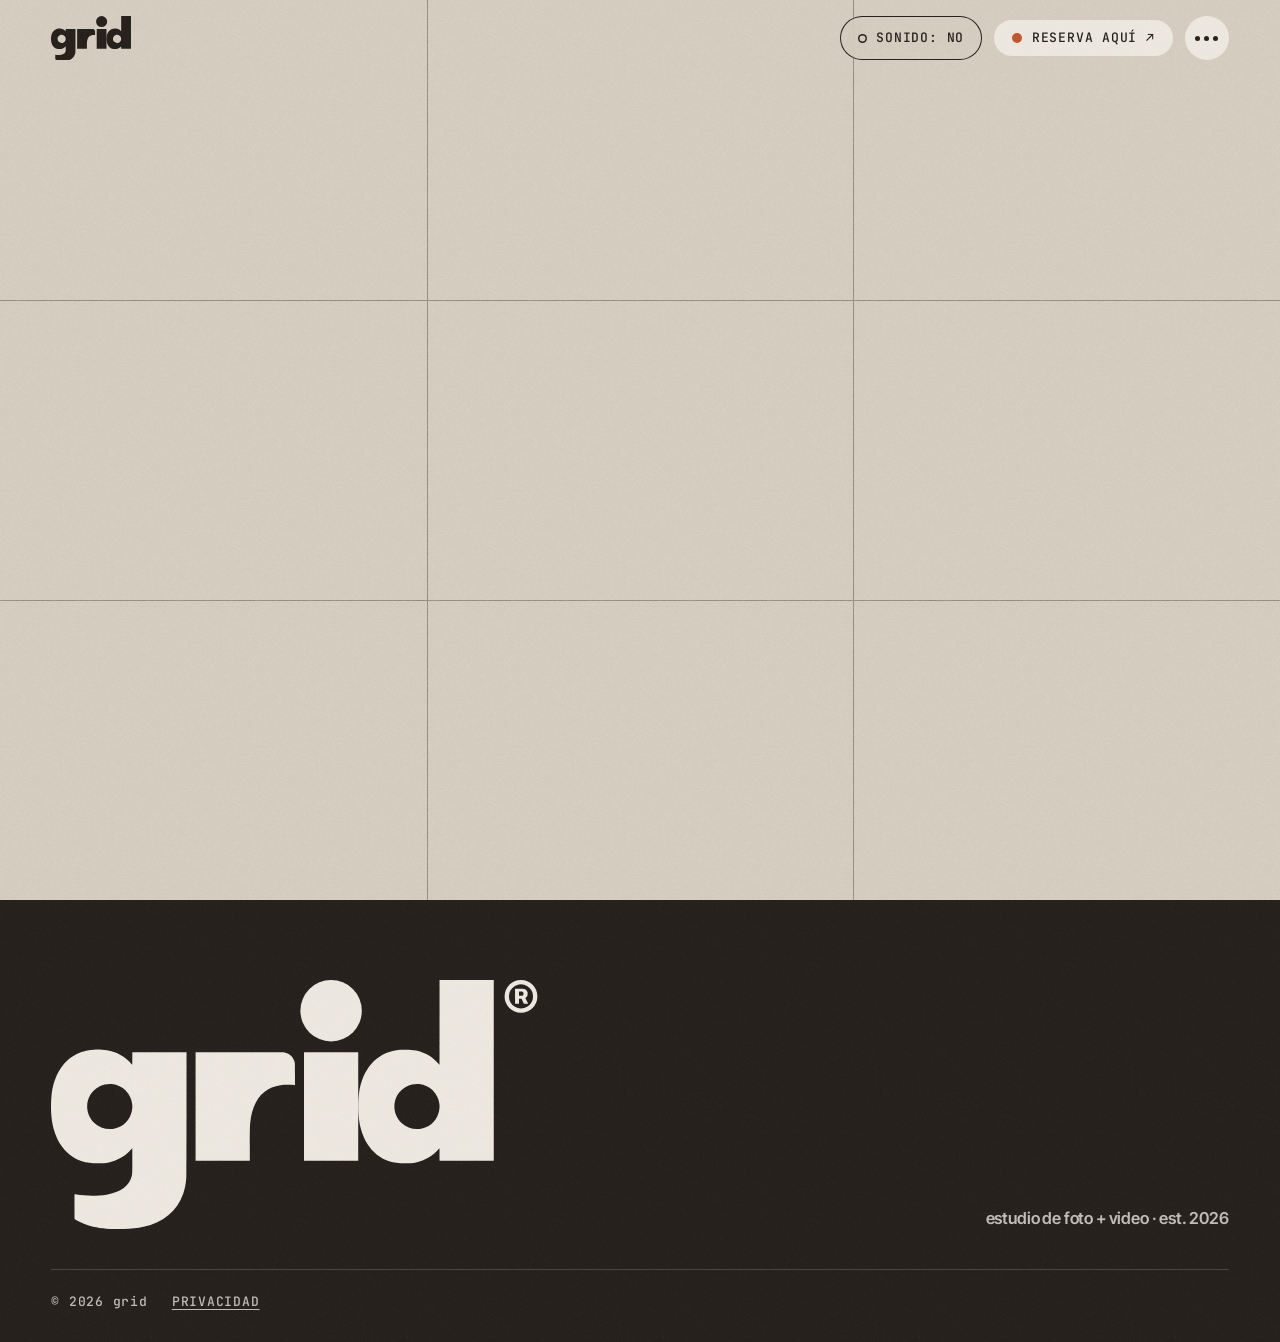
<file: 404/index.html>
<!DOCTYPE html><html lang="es-419" data-theme="greige" class="intertight_96eeb402-module__Ux_foW__variable jetbrainsmono_b19711b-module__cCey7q__variable"><head><meta charSet="utf-8"/><meta name="viewport" content="width=device-width, initial-scale=1, viewport-fit=cover"/><link rel="stylesheet" href="/_next/static/chunks/1_h2i5achep-6.css" data-precedence="next"/><link rel="stylesheet" href="/_next/static/chunks/2gbwnuaeeamhz.css" data-precedence="next"/><link rel="preload" as="script" fetchPriority="low" href="/_next/static/chunks/310vm2bl3xxpt.js"/><script src="/_next/static/chunks/19mx3mg6lkumu.js" async=""></script><script src="/_next/static/chunks/1rj7ns8rte9vc.js" async=""></script><script src="/_next/static/chunks/0erpg4rnzkm4w.js" async=""></script><script src="/_next/static/chunks/turbopack-1g4yvkg6ged8k.js" async=""></script><script src="/_next/static/chunks/37tjrr2913_om.js" async=""></script><script src="/_next/static/chunks/18n_e5sf_8us0.js" async=""></script><script src="/_next/static/chunks/3bxz19k2f82j2.js" async=""></script><script src="/_next/static/chunks/3s2a4gw9b8f6t.js" async=""></script><meta name="robots" content="noindex"/><meta name="theme-color" content="#d5ccbf"/><meta name="color-scheme" content="light"/><title>Fuera de cuadro · grid</title><meta name="description" content="grid es un estudio de foto y video. Reserva un set por hora y llega con todo listo: fondo, luces y equipo. Campañas, catálogo, retrato y contenido."/><meta name="application-name" content="grid"/><link rel="manifest" href="/manifest.webmanifest"/><meta name="robots" content="noindex"/><link rel="canonical" href="https://gridstudio.website/"/><meta property="og:title" content="grid · estudio de foto + video"/><meta property="og:description" content="grid es un estudio de foto y video. Reserva un set por hora y llega con todo listo: fondo, luces y equipo. Campañas, catálogo, retrato y contenido."/><meta property="og:url" content="https://gridstudio.website/"/><meta property="og:site_name" content="grid"/><meta property="og:locale" content="es_419"/><meta property="og:image" content="https://gridstudio.website/og/default.png"/><meta property="og:image:width" content="1200"/><meta property="og:image:height" content="630"/><meta property="og:image:alt" content="grid · Tu set, tu luz."/><meta property="og:type" content="website"/><meta name="twitter:card" content="summary_large_image"/><meta name="twitter:title" content="grid · estudio de foto + video"/><meta name="twitter:description" content="grid es un estudio de foto y video. Reserva un set por hora y llega con todo listo: fondo, luces y equipo. Campañas, catálogo, retrato y contenido."/><meta name="twitter:image" content="https://gridstudio.website/og/default.png"/><link rel="icon" href="/icon.svg?icon.0i_2m-ega3l_j.svg" sizes="any" type="image/svg+xml"/><link rel="apple-touch-icon" href="/apple-icon.png?apple-icon.1qgvf6ah559ys.png" sizes="180x180" type="image/png"/><meta name="next-size-adjust" content=""/><script>(function(){try{var d=document.documentElement,p=null;try{p=localStorage.getItem('grid.motion')}catch(e){}var r=window.matchMedia('(prefers-reduced-motion: reduce)').matches;var on=p?p==='on':!r;d.setAttribute('data-motion',on?'on':'off');var s=null;try{s=sessionStorage.getItem('grid.preloaded')}catch(e){}if(s||!on)d.setAttribute('data-preloaded','');d.classList.add('js')}catch(e){}})();</script><script src="/_next/static/chunks/0cz1d0mv5g_q7.js" noModule=""></script></head><body><div hidden=""><!--$--><!--/$--></div><a class="styles-module-scss-module__k9gYQq__skip" href="#contenido">Saltar al contenido</a><header class="styles-module-scss-module__G8U5Rq__header" data-theme="greige"><a class="styles-module-scss-module__G8U5Rq__home" aria-label="grid, ir al inicio" href="/"><svg class="styles-module-scss-module__G8U5Rq__logo" viewBox="0 -1000 2450 1378.1" fill="currentColor" role="img" aria-label="grid" focusable="false"><path d="M238.8 -614.6C210.7 -612.8 190.5 -609 168.8 -601.6C74.6 -569.3 13.1 -477.8 2.2 -353.8C-1.5 -311.6 -0.5 -260.9 4.8 -224.4C23.8 -91.9 100.2 -4.5 211.6 11.9C227.7 14.2 234.9 14.7 258.8 14.7C286.4 14.7 300.6 13.4 320.3 9.4C369.3 -0.7 413.8 -27 445.3 -64.3L449.7 -69.5L449.9 -5.6C450.1 61.1 449.8 69.4 447.4 81.8C436.8 136.9 386.7 174.6 306.5 187.8C261.5 195.1 186.8 195 141.9 187.4C135.9 186.4 130.8 185.6 130.5 185.6C130.2 185.6 130 216.4 130 254L130 322.3L132.3 323.9C147.6 333.9 176.9 347.4 200.8 355.2C249.7 371.4 300.6 378.1 375 378.1C432.6 378.1 471.5 374.6 511.8 365.6C621.6 341.2 699.8 276 731.6 182.2C740.9 155 745.4 132.2 748.9 94.4C749.4 88.6 749.7 -2.8 749.8 -256.8L750 -600L600 -600L450 -600L449.9 -565.2L449.7 -530.5L445.3 -535.7C411.2 -576.1 363.2 -602.8 308.6 -611.5C292.7 -614.1 255.4 -615.8 238.8 -614.6ZM337.4 -424.4C397 -418 443 -372 449.4 -312.4C451.8 -289.9 447.4 -266 437.2 -245.3C399.7 -168.9 299.3 -151.2 238.2 -210.3C175.9 -270.6 192.3 -373.9 270.3 -412.3C291.1 -422.4 314.9 -426.8 337.4 -424.4Z" data-logo-letter="g"></path><path d="M800 -300L800 0L950 0L1100 0L1100 -85.2C1100 -169.3 1100.3 -187.1 1102.2 -207.8C1113.2 -329.8 1173.4 -405.2 1269.4 -417.8C1290.2 -420.5 1322.9 -420.8 1345.8 -418.4L1350 -417.9L1350 -476.6C1350 -525.1 1349.8 -536.3 1349.1 -540.9C1344.2 -570.9 1320.9 -594.2 1290.9 -599.1C1286.1 -599.9 1252.7 -600 1042.7 -600L800 -600L800 -300Z" data-logo-letter="r"></path><path d="M1400 -300L1400 0L1550 0L1700 0L1700 -300L1700 -600L1550 -600L1400 -600L1400 -300Z" data-logo-letter="i"></path><path d="M2149.9 -765.2L2149.7 -530.5L2145.3 -535.7C2113.8 -573 2069.2 -599.3 2020.3 -609.4C2000.6 -613.4 1986.4 -614.7 1958.8 -614.7C1934.9 -614.7 1927.7 -614.3 1911.6 -611.9C1800.2 -595.5 1723.8 -508.1 1704.8 -375.6C1698.4 -331.4 1698.4 -268.6 1704.8 -224.4C1723.8 -91.9 1800.2 -4.5 1911.6 11.9C1927.7 14.2 1934.9 14.7 1958.8 14.7C1986.4 14.7 2000.6 13.4 2020.3 9.4C2069.2 -0.7 2113.8 -27 2145.3 -64.3L2149.7 -69.5L2149.9 -34.8L2150 0L2300 0L2450 0L2450 -500L2450 -1000L2300 -1000L2150 -1000L2149.9 -765.2ZM2037.4 -424.4C2097 -418 2143 -372 2149.4 -312.4C2151.8 -289.9 2147.4 -266 2137.2 -245.3C2099.7 -168.9 1999.2 -151.2 1938.2 -210.3C1875.9 -270.6 1892.3 -373.9 1970.3 -412.3C1991.1 -422.4 2014.9 -426.8 2037.4 -424.4Z" data-logo-letter="d"></path><circle cx="1550" cy="-830" r="170" data-logo-dot="true"></circle></svg></a><nav class="styles-module-scss-module__G8U5Rq__actions" aria-label="Principal"><button type="button" class="styles-module-scss-module__nOiM7G__toggle styles-module-scss-module__G8U5Rq__sound" aria-pressed="false"><span class="styles-module-scss-module__nOiM7G__dot" aria-hidden="true"></span>sonido: no</button><a class="styles-module-scss-module__G8U5Rq__book" href="/reservar/"><span class="styles-module-scss-module__Di33fq__pill"><span class="styles-module-scss-module__Di33fq__dot" data-pill-dot="true" aria-hidden="true"></span>Reserva aquí ↗</span></a><button type="button" class="styles-module-scss-module___GlnNW__button" aria-expanded="false" aria-haspopup="dialog" aria-label="Menú"><span class="styles-module-scss-module___GlnNW__dot"></span><span class="styles-module-scss-module___GlnNW__dot"></span><span class="styles-module-scss-module___GlnNW__dot"></span></button></nav><dialog class="styles-module-scss-module__oCMpJa__menu" data-theme="tinta" aria-label="Menú"><div class="styles-module-scss-module__oCMpJa__top"><svg class="styles-module-scss-module__oCMpJa__logo" viewBox="0 -1000 2450 1378.1" fill="currentColor" role="img" aria-label="grid" focusable="false"><path d="M238.8 -614.6C210.7 -612.8 190.5 -609 168.8 -601.6C74.6 -569.3 13.1 -477.8 2.2 -353.8C-1.5 -311.6 -0.5 -260.9 4.8 -224.4C23.8 -91.9 100.2 -4.5 211.6 11.9C227.7 14.2 234.9 14.7 258.8 14.7C286.4 14.7 300.6 13.4 320.3 9.4C369.3 -0.7 413.8 -27 445.3 -64.3L449.7 -69.5L449.9 -5.6C450.1 61.1 449.8 69.4 447.4 81.8C436.8 136.9 386.7 174.6 306.5 187.8C261.5 195.1 186.8 195 141.9 187.4C135.9 186.4 130.8 185.6 130.5 185.6C130.2 185.6 130 216.4 130 254L130 322.3L132.3 323.9C147.6 333.9 176.9 347.4 200.8 355.2C249.7 371.4 300.6 378.1 375 378.1C432.6 378.1 471.5 374.6 511.8 365.6C621.6 341.2 699.8 276 731.6 182.2C740.9 155 745.4 132.2 748.9 94.4C749.4 88.6 749.7 -2.8 749.8 -256.8L750 -600L600 -600L450 -600L449.9 -565.2L449.7 -530.5L445.3 -535.7C411.2 -576.1 363.2 -602.8 308.6 -611.5C292.7 -614.1 255.4 -615.8 238.8 -614.6ZM337.4 -424.4C397 -418 443 -372 449.4 -312.4C451.8 -289.9 447.4 -266 437.2 -245.3C399.7 -168.9 299.3 -151.2 238.2 -210.3C175.9 -270.6 192.3 -373.9 270.3 -412.3C291.1 -422.4 314.9 -426.8 337.4 -424.4Z" data-logo-letter="g"></path><path d="M800 -300L800 0L950 0L1100 0L1100 -85.2C1100 -169.3 1100.3 -187.1 1102.2 -207.8C1113.2 -329.8 1173.4 -405.2 1269.4 -417.8C1290.2 -420.5 1322.9 -420.8 1345.8 -418.4L1350 -417.9L1350 -476.6C1350 -525.1 1349.8 -536.3 1349.1 -540.9C1344.2 -570.9 1320.9 -594.2 1290.9 -599.1C1286.1 -599.9 1252.7 -600 1042.7 -600L800 -600L800 -300Z" data-logo-letter="r"></path><path d="M1400 -300L1400 0L1550 0L1700 0L1700 -300L1700 -600L1550 -600L1400 -600L1400 -300Z" data-logo-letter="i"></path><path d="M2149.9 -765.2L2149.7 -530.5L2145.3 -535.7C2113.8 -573 2069.2 -599.3 2020.3 -609.4C2000.6 -613.4 1986.4 -614.7 1958.8 -614.7C1934.9 -614.7 1927.7 -614.3 1911.6 -611.9C1800.2 -595.5 1723.8 -508.1 1704.8 -375.6C1698.4 -331.4 1698.4 -268.6 1704.8 -224.4C1723.8 -91.9 1800.2 -4.5 1911.6 11.9C1927.7 14.2 1934.9 14.7 1958.8 14.7C1986.4 14.7 2000.6 13.4 2020.3 9.4C2069.2 -0.7 2113.8 -27 2145.3 -64.3L2149.7 -69.5L2149.9 -34.8L2150 0L2300 0L2450 0L2450 -500L2450 -1000L2300 -1000L2150 -1000L2149.9 -765.2ZM2037.4 -424.4C2097 -418 2143 -372 2149.4 -312.4C2151.8 -289.9 2147.4 -266 2137.2 -245.3C2099.7 -168.9 1999.2 -151.2 1938.2 -210.3C1875.9 -270.6 1892.3 -373.9 1970.3 -412.3C1991.1 -422.4 2014.9 -426.8 2037.4 -424.4Z" data-logo-letter="d"></path><circle cx="1550" cy="-830" r="170" data-logo-dot="true"></circle></svg><button type="button" class="styles-module-scss-module__oCMpJa__close" aria-label="Cerrar menú" data-menu-close="true"><span aria-hidden="true">×</span></button></div><div class="styles-module-scss-module__oCMpJa__takes"><p class="styles-module-scss-module__oCMpJa__kicker" data-menu-fade="true">Tomas</p><ol class="styles-module-scss-module__FCKAsW__list"><li><a class="styles-module-scss-module__FCKAsW__take" href="/#apertura"><span class="styles-module-scss-module__FCKAsW__mask"><span class="styles-module-scss-module__FCKAsW__line" data-menu-item="true"><span class="styles-module-scss-module__FCKAsW__number">01</span><span class="styles-module-scss-module__FCKAsW__title">Apertura</span></span></span></a></li><li><a class="styles-module-scss-module__FCKAsW__take" href="/#manifiesto"><span class="styles-module-scss-module__FCKAsW__mask"><span class="styles-module-scss-module__FCKAsW__line" data-menu-item="true"><span class="styles-module-scss-module__FCKAsW__number">02</span><span class="styles-module-scss-module__FCKAsW__title">Manifiesto</span></span></span></a></li><li><a class="styles-module-scss-module__FCKAsW__take" href="/#los-sets"><span class="styles-module-scss-module__FCKAsW__mask"><span class="styles-module-scss-module__FCKAsW__line" data-menu-item="true"><span class="styles-module-scss-module__FCKAsW__number">03</span><span class="styles-module-scss-module__FCKAsW__title">Los sets</span></span></span></a></li><li><a class="styles-module-scss-module__FCKAsW__take" href="/#hoja-de-contactos"><span class="styles-module-scss-module__FCKAsW__mask"><span class="styles-module-scss-module__FCKAsW__line" data-menu-item="true"><span class="styles-module-scss-module__FCKAsW__number">04</span><span class="styles-module-scss-module__FCKAsW__title">Hoja de contactos</span></span></span></a></li><li><a class="styles-module-scss-module__FCKAsW__take" href="/#hacemos"><span class="styles-module-scss-module__FCKAsW__mask"><span class="styles-module-scss-module__FCKAsW__line" data-menu-item="true"><span class="styles-module-scss-module__FCKAsW__number">05</span><span class="styles-module-scss-module__FCKAsW__title">Hacemos</span></span></span></a></li><li><a class="styles-module-scss-module__FCKAsW__take" href="/#reserva"><span class="styles-module-scss-module__FCKAsW__mask"><span class="styles-module-scss-module__FCKAsW__line" data-menu-item="true"><span class="styles-module-scss-module__FCKAsW__number">06</span><span class="styles-module-scss-module__FCKAsW__title">Reserva por hora</span></span></span></a></li><li><a class="styles-module-scss-module__FCKAsW__take" href="/#cierre"><span class="styles-module-scss-module__FCKAsW__mask"><span class="styles-module-scss-module__FCKAsW__line" data-menu-item="true"><span class="styles-module-scss-module__FCKAsW__number">07</span><span class="styles-module-scss-module__FCKAsW__title">Cierre</span></span></span></a></li></ol></div><div class="styles-module-scss-module__oCMpJa__bottom" data-menu-fade="true"><a href="/reservar/"><span class="styles-module-scss-module__Di33fq__pill"><span class="styles-module-scss-module__Di33fq__dot" data-pill-dot="true" aria-hidden="true"></span>Reserva aquí ↗</span></a><button type="button" class="styles-module-scss-module__DWw_gG__toggle" aria-pressed="true">movimiento: no</button><button type="button" class="styles-module-scss-module__nOiM7G__toggle" aria-pressed="false"><span class="styles-module-scss-module__nOiM7G__dot" aria-hidden="true"></span>sonido: no</button><a class="styles-module-scss-module__oCMpJa__legal" href="/privacidad/">Privacidad</a></div></dialog></header><main id="contenido" tabindex="-1"><section class="styles-module-scss-module__lqC5La__page" data-theme="greige" aria-labelledby="fuera-de-cuadro"><span class="styles-module-scss-module__QNTwaq__guides styles-module-scss-module__lqC5La__guides" aria-hidden="true"><span class="styles-module-scss-module__QNTwaq__line styles-module-scss-module__QNTwaq__v1" data-guide="v"></span><span class="styles-module-scss-module__QNTwaq__line styles-module-scss-module__QNTwaq__v2" data-guide="v"></span><span class="styles-module-scss-module__QNTwaq__line styles-module-scss-module__QNTwaq__h1" data-guide="h"></span><span class="styles-module-scss-module__QNTwaq__line styles-module-scss-module__QNTwaq__h2" data-guide="h"></span></span><span class="styles-module-scss-module__lqC5La__dot" data-enter="pop" aria-hidden="true"></span><div class="styles-module-scss-module__lqC5La__copy"><span data-enter="fade"><span class="styles-module-scss-module__Di33fq__pill"><span class="styles-module-scss-module__Di33fq__dot" data-pill-dot="true" aria-hidden="true"></span>error 404</span></span><h1 id="fuera-de-cuadro" class="styles-module-scss-module__lqC5La__title"><span class="styles-module-scss-module__lqC5La__mask"><span class="styles-module-scss-module__lqC5La__maskInner" data-enter="rise">Fuera de cuadro.</span></span></h1><p class="styles-module-scss-module__lqC5La__lead" data-enter="fade">Esta página no está en el plano. Vuelve al set.</p><a class="styles-module-scss-module__lqC5La__back" data-enter="fade" href="/"><span class="styles-module-scss-module__Di33fq__pill"><span class="styles-module-scss-module__Di33fq__dot" data-pill-dot="true" aria-hidden="true"></span>Volver al inicio</span></a></div></section><!--$--><!--/$--></main><footer class="styles-module-scss-module__1slC6W__footer" data-theme="tinta"><div class="styles-module-scss-module__1slC6W__inner"><dl class="styles-module-scss-module__1slC6W__contact"></dl><div class="styles-module-scss-module__1slC6W__signature"><svg class="styles-module-scss-module__1slC6W__logo" viewBox="0 -1000 2691.4 1378.1" fill="currentColor" role="img" aria-label="grid" focusable="false"><path d="M238.8 -614.6C210.7 -612.8 190.5 -609 168.8 -601.6C74.6 -569.3 13.1 -477.8 2.2 -353.8C-1.5 -311.6 -0.5 -260.9 4.8 -224.4C23.8 -91.9 100.2 -4.5 211.6 11.9C227.7 14.2 234.9 14.7 258.8 14.7C286.4 14.7 300.6 13.4 320.3 9.4C369.3 -0.7 413.8 -27 445.3 -64.3L449.7 -69.5L449.9 -5.6C450.1 61.1 449.8 69.4 447.4 81.8C436.8 136.9 386.7 174.6 306.5 187.8C261.5 195.1 186.8 195 141.9 187.4C135.9 186.4 130.8 185.6 130.5 185.6C130.2 185.6 130 216.4 130 254L130 322.3L132.3 323.9C147.6 333.9 176.9 347.4 200.8 355.2C249.7 371.4 300.6 378.1 375 378.1C432.6 378.1 471.5 374.6 511.8 365.6C621.6 341.2 699.8 276 731.6 182.2C740.9 155 745.4 132.2 748.9 94.4C749.4 88.6 749.7 -2.8 749.8 -256.8L750 -600L600 -600L450 -600L449.9 -565.2L449.7 -530.5L445.3 -535.7C411.2 -576.1 363.2 -602.8 308.6 -611.5C292.7 -614.1 255.4 -615.8 238.8 -614.6ZM337.4 -424.4C397 -418 443 -372 449.4 -312.4C451.8 -289.9 447.4 -266 437.2 -245.3C399.7 -168.9 299.3 -151.2 238.2 -210.3C175.9 -270.6 192.3 -373.9 270.3 -412.3C291.1 -422.4 314.9 -426.8 337.4 -424.4Z" data-logo-letter="g"></path><path d="M800 -300L800 0L950 0L1100 0L1100 -85.2C1100 -169.3 1100.3 -187.1 1102.2 -207.8C1113.2 -329.8 1173.4 -405.2 1269.4 -417.8C1290.2 -420.5 1322.9 -420.8 1345.8 -418.4L1350 -417.9L1350 -476.6C1350 -525.1 1349.8 -536.3 1349.1 -540.9C1344.2 -570.9 1320.9 -594.2 1290.9 -599.1C1286.1 -599.9 1252.7 -600 1042.7 -600L800 -600L800 -300Z" data-logo-letter="r"></path><path d="M1400 -300L1400 0L1550 0L1700 0L1700 -300L1700 -600L1550 -600L1400 -600L1400 -300Z" data-logo-letter="i"></path><path d="M2149.9 -765.2L2149.7 -530.5L2145.3 -535.7C2113.8 -573 2069.2 -599.3 2020.3 -609.4C2000.6 -613.4 1986.4 -614.7 1958.8 -614.7C1934.9 -614.7 1927.7 -614.3 1911.6 -611.9C1800.2 -595.5 1723.8 -508.1 1704.8 -375.6C1698.4 -331.4 1698.4 -268.6 1704.8 -224.4C1723.8 -91.9 1800.2 -4.5 1911.6 11.9C1927.7 14.2 1934.9 14.7 1958.8 14.7C1986.4 14.7 2000.6 13.4 2020.3 9.4C2069.2 -0.7 2113.8 -27 2145.3 -64.3L2149.7 -69.5L2149.9 -34.8L2150 0L2300 0L2450 0L2450 -500L2450 -1000L2300 -1000L2150 -1000L2149.9 -765.2ZM2037.4 -424.4C2097 -418 2143 -372 2149.4 -312.4C2151.8 -289.9 2147.4 -266 2137.2 -245.3C2099.7 -168.9 1999.2 -151.2 1938.2 -210.3C1875.9 -270.6 1892.3 -373.9 1970.3 -412.3C1991.1 -422.4 2014.9 -426.8 2037.4 -424.4Z" data-logo-letter="d"></path><circle cx="1550" cy="-830" r="170" data-logo-dot="true"></circle><path d="M2567.8 -868.4V-952H2608.8Q2616.7 -952.1 2623.3 -948.9Q2629.9 -945.6 2633.9 -939.4Q2637.8 -933.3 2637.8 -924.5Q2637.8 -915.6 2633.7 -909.3Q2629.6 -902.9 2622.9 -899.7Q2616.1 -896.6 2607.9 -896.6H2579.8V-912.3H2603.2Q2608 -912.3 2611.5 -915.3Q2614.9 -918.3 2614.9 -924.5Q2614.9 -930.7 2611.4 -933.3Q2607.9 -936 2603.3 -936.1H2589.6V-868.4ZM2621.3 -907 2640.5 -868.4H2616.5L2598.7 -907ZM2600.6 -818.4Q2581.9 -818.4 2565.4 -825.5Q2549 -832.6 2536.5 -845.1Q2524 -857.6 2517 -874Q2510 -890.5 2510 -909.2Q2510 -927.9 2517 -944.4Q2524 -960.8 2536.5 -973.3Q2549 -985.8 2565.4 -992.9Q2581.9 -1000 2600.6 -1000Q2619.5 -1000 2635.9 -992.9Q2652.4 -985.8 2664.9 -973.3Q2677.3 -960.8 2684.4 -944.4Q2691.4 -927.9 2691.4 -909.2Q2691.4 -890.5 2684.4 -874Q2677.4 -857.6 2664.9 -845.1Q2652.5 -832.6 2636 -825.5Q2619.5 -818.4 2600.6 -818.4ZM2600.6 -842.5Q2619.2 -842.5 2634.4 -851.5Q2649.6 -860.5 2658.5 -875.6Q2667.5 -890.8 2667.5 -909.2Q2667.5 -927.7 2658.5 -942.9Q2649.5 -958 2634.3 -967Q2619.1 -976 2600.6 -975.9Q2582.2 -976 2567 -967Q2551.9 -958 2542.9 -942.9Q2533.9 -927.7 2533.9 -909.2Q2533.9 -890.8 2542.9 -875.6Q2551.9 -860.4 2567 -851.5Q2582.2 -842.5 2600.6 -842.5Z" data-logo-reg="true"></path></svg><p class="styles-module-scss-module__1slC6W__firma">estudio de foto + video · est. 2026</p></div><div class="styles-module-scss-module__1slC6W__legal"><p>© <!-- -->2026<!-- --> <span class="styles-module-scss-module__1slC6W__brand">grid</span></p><a class="styles-module-scss-module__1slC6W__link" href="/privacidad/">Privacidad</a></div></div></footer><div class="styles-module-scss-module__R9XM3q__preloader" aria-hidden="true"><div class="styles-module-scss-module__R9XM3q__panel" data-pre-panel="true" data-theme="greige"><div class="styles-module-scss-module__OxXQIW__sting styles-module-scss-module__R9XM3q__sting" data-sting="true"><svg class="styles-module-scss-module__OxXQIW__logo" viewBox="0 -1000 2691.4 1378.1" fill="currentColor" role="img" aria-label="grid" focusable="false"><defs><clipPath id="cuadro-_R_ldb_"><rect x="0" y="-1000" width="2450" height="1378.1"></rect></clipPath></defs><g class="styles-module-scss-module__OxXQIW__guides" data-sting-guides="true"><line x1="816.6666666666666" x2="816.6666666666666" y1="-1000" y2="378.0999999999999"></line><line x1="1633.3333333333333" x2="1633.3333333333333" y1="-1000" y2="378.0999999999999"></line><line x1="0" x2="2450" y1="-540.6333333333334" y2="-540.6333333333334"></line><line x1="0" x2="2450" y1="-81.26666666666677" y2="-81.26666666666677"></line></g><g clip-path="url(#cuadro-_R_ldb_)"><g data-sting-group="g"><path d="M238.8 -614.6C210.7 -612.8 190.5 -609 168.8 -601.6C74.6 -569.3 13.1 -477.8 2.2 -353.8C-1.5 -311.6 -0.5 -260.9 4.8 -224.4C23.8 -91.9 100.2 -4.5 211.6 11.9C227.7 14.2 234.9 14.7 258.8 14.7C286.4 14.7 300.6 13.4 320.3 9.4C369.3 -0.7 413.8 -27 445.3 -64.3L449.7 -69.5L449.9 -5.6C450.1 61.1 449.8 69.4 447.4 81.8C436.8 136.9 386.7 174.6 306.5 187.8C261.5 195.1 186.8 195 141.9 187.4C135.9 186.4 130.8 185.6 130.5 185.6C130.2 185.6 130 216.4 130 254L130 322.3L132.3 323.9C147.6 333.9 176.9 347.4 200.8 355.2C249.7 371.4 300.6 378.1 375 378.1C432.6 378.1 471.5 374.6 511.8 365.6C621.6 341.2 699.8 276 731.6 182.2C740.9 155 745.4 132.2 748.9 94.4C749.4 88.6 749.7 -2.8 749.8 -256.8L750 -600L600 -600L450 -600L449.9 -565.2L449.7 -530.5L445.3 -535.7C411.2 -576.1 363.2 -602.8 308.6 -611.5C292.7 -614.1 255.4 -615.8 238.8 -614.6ZM337.4 -424.4C397 -418 443 -372 449.4 -312.4C451.8 -289.9 447.4 -266 437.2 -245.3C399.7 -168.9 299.3 -151.2 238.2 -210.3C175.9 -270.6 192.3 -373.9 270.3 -412.3C291.1 -422.4 314.9 -426.8 337.4 -424.4Z"></path><circle cx="325" cy="-300" r="133" class="styles-module-scss-module__OxXQIW__plug" data-sting-plug="true"></circle></g></g><g clip-path="url(#cuadro-_R_ldb_)"><g data-sting-group="r"><path d="M800 -300L800 0L950 0L1100 0L1100 -85.2C1100 -169.3 1100.3 -187.1 1102.2 -207.8C1113.2 -329.8 1173.4 -405.2 1269.4 -417.8C1290.2 -420.5 1322.9 -420.8 1345.8 -418.4L1350 -417.9L1350 -476.6C1350 -525.1 1349.8 -536.3 1349.1 -540.9C1344.2 -570.9 1320.9 -594.2 1290.9 -599.1C1286.1 -599.9 1252.7 -600 1042.7 -600L800 -600L800 -300Z"></path></g></g><g clip-path="url(#cuadro-_R_ldb_)"><g data-sting-group="id"><path d="M1400 -300L1400 0L1550 0L1700 0L1700 -300L1700 -600L1550 -600L1400 -600L1400 -300Z"></path><path d="M2149.9 -765.2L2149.7 -530.5L2145.3 -535.7C2113.8 -573 2069.2 -599.3 2020.3 -609.4C2000.6 -613.4 1986.4 -614.7 1958.8 -614.7C1934.9 -614.7 1927.7 -614.3 1911.6 -611.9C1800.2 -595.5 1723.8 -508.1 1704.8 -375.6C1698.4 -331.4 1698.4 -268.6 1704.8 -224.4C1723.8 -91.9 1800.2 -4.5 1911.6 11.9C1927.7 14.2 1934.9 14.7 1958.8 14.7C1986.4 14.7 2000.6 13.4 2020.3 9.4C2069.2 -0.7 2113.8 -27 2145.3 -64.3L2149.7 -69.5L2149.9 -34.8L2150 0L2300 0L2450 0L2450 -500L2450 -1000L2300 -1000L2150 -1000L2149.9 -765.2ZM2037.4 -424.4C2097 -418 2143 -372 2149.4 -312.4C2151.8 -289.9 2147.4 -266 2137.2 -245.3C2099.7 -168.9 1999.2 -151.2 1938.2 -210.3C1875.9 -270.6 1892.3 -373.9 1970.3 -412.3C1991.1 -422.4 2014.9 -426.8 2037.4 -424.4Z"></path><circle cx="2025" cy="-300" r="133" class="styles-module-scss-module__OxXQIW__plug" data-sting-plug="true"></circle></g></g><circle cx="1550" cy="-830" r="170" data-sting-dot="true"></circle><path d="M2567.8 -868.4V-952H2608.8Q2616.7 -952.1 2623.3 -948.9Q2629.9 -945.6 2633.9 -939.4Q2637.8 -933.3 2637.8 -924.5Q2637.8 -915.6 2633.7 -909.3Q2629.6 -902.9 2622.9 -899.7Q2616.1 -896.6 2607.9 -896.6H2579.8V-912.3H2603.2Q2608 -912.3 2611.5 -915.3Q2614.9 -918.3 2614.9 -924.5Q2614.9 -930.7 2611.4 -933.3Q2607.9 -936 2603.3 -936.1H2589.6V-868.4ZM2621.3 -907 2640.5 -868.4H2616.5L2598.7 -907ZM2600.6 -818.4Q2581.9 -818.4 2565.4 -825.5Q2549 -832.6 2536.5 -845.1Q2524 -857.6 2517 -874Q2510 -890.5 2510 -909.2Q2510 -927.9 2517 -944.4Q2524 -960.8 2536.5 -973.3Q2549 -985.8 2565.4 -992.9Q2581.9 -1000 2600.6 -1000Q2619.5 -1000 2635.9 -992.9Q2652.4 -985.8 2664.9 -973.3Q2677.3 -960.8 2684.4 -944.4Q2691.4 -927.9 2691.4 -909.2Q2691.4 -890.5 2684.4 -874Q2677.4 -857.6 2664.9 -845.1Q2652.5 -832.6 2636 -825.5Q2619.5 -818.4 2600.6 -818.4ZM2600.6 -842.5Q2619.2 -842.5 2634.4 -851.5Q2649.6 -860.5 2658.5 -875.6Q2667.5 -890.8 2667.5 -909.2Q2667.5 -927.7 2658.5 -942.9Q2649.5 -958 2634.3 -967Q2619.1 -976 2600.6 -975.9Q2582.2 -976 2567 -967Q2551.9 -958 2542.9 -942.9Q2533.9 -927.7 2533.9 -909.2Q2533.9 -890.8 2542.9 -875.6Q2551.9 -860.4 2567 -851.5Q2582.2 -842.5 2600.6 -842.5Z" data-sting-reg="true"></path></svg><p class="styles-module-scss-module__OxXQIW__tagline" data-sting-tagline="true">estudio de foto + video · est. 2026</p></div></div></div><div class="styles-module-scss-module__7m0W1W__cursor" data-away="" hidden="" aria-hidden="true"><span class="styles-module-scss-module__7m0W1W__iris"><span class="styles-module-scss-module__7m0W1W__label"></span></span></div><div class="styles-module-scss-module__YNCN3q__grain" style="--grain-texture:url(&#x27;/media/grano.webp&#x27;)" aria-hidden="true"></div><div class="styles-module-scss-module__RetkJq__curtain" aria-hidden="true"><div class="styles-module-scss-module__RetkJq__iris" data-curtain-iris="true"></div><div class="styles-module-scss-module__RetkJq__tercios"><span class="styles-module-scss-module__RetkJq__column" data-curtain-column="true"></span><span class="styles-module-scss-module__RetkJq__column" data-curtain-column="true"></span><span class="styles-module-scss-module__RetkJq__column" data-curtain-column="true"></span></div><p class="styles-module-scss-module__RetkJq__label" data-curtain-label="true" hidden=""><span class="styles-module-scss-module__RetkJq__dot"></span></p></div><script type="application/ld+json">{"@context":"https://schema.org","@type":["LocalBusiness","ProfessionalService"],"@id":"https://gridstudio.website/#estudio","name":"grid","url":"https://gridstudio.website/","logo":"https://gridstudio.website/marca/grid-avatar-512.png","image":"https://gridstudio.website/og/default.png","description":"grid es un estudio de foto y video. Reserva un set por hora y llega con todo listo: fondo, luces y equipo. Campañas, catálogo, retrato y contenido.","knowsAbout":["Campañas","Catálogo","Retrato","Contenido para redes"]}</script><script src="/_next/static/chunks/310vm2bl3xxpt.js" id="_R_" async=""></script><script>(self.__next_f=self.__next_f||[]).push([0])</script><script>self.__next_f.push([1,"1:\"$Sreact.fragment\"\n2:I[72216,[\"/_next/static/chunks/37tjrr2913_om.js\",\"/_next/static/chunks/18n_e5sf_8us0.js\",\"/_next/static/chunks/3bxz19k2f82j2.js\"],\"default\"]\n3:I[68226,[\"/_next/static/chunks/37tjrr2913_om.js\",\"/_next/static/chunks/18n_e5sf_8us0.js\",\"/_next/static/chunks/3bxz19k2f82j2.js\"],\"default\"]\n4:I[39756,[\"/_next/static/chunks/37tjrr2913_om.js\",\"/_next/static/chunks/18n_e5sf_8us0.js\",\"/_next/static/chunks/3bxz19k2f82j2.js\"],\"default\"]\n5:I[37457,[\"/_next/static/chunks/37tjrr2913_om.js\",\"/_next/static/chunks/18n_e5sf_8us0.js\",\"/_next/static/chunks/3bxz19k2f82j2.js\"],\"default\"]\n6:I[827,[\"/_next/static/chunks/37tjrr2913_om.js\",\"/_next/static/chunks/18n_e5sf_8us0.js\",\"/_next/static/chunks/3bxz19k2f82j2.js\",\"/_next/static/chunks/3s2a4gw9b8f6t.js\"],\"default\"]\n16:I[68027,[\"/_next/static/chunks/37tjrr2913_om.js\",\"/_next/static/chunks/18n_e5sf_8us0.js\",\"/_next/static/chunks/3bxz19k2f82j2.js\"],\"default\",1]\n:HL[\"/_next/static/chunks/1_h2i5achep-6.css\",\"style\"]\n:HL[\"/_next/static/chunks/2gbwnuaeeamhz.css\",\"style\"]\n14:X\n0:{\"P\":null,\"c\":[\"\",\"_not-found\",\"\"],\"q\":\"\",\"i\":false,\"f\":[[[\"\",{\"children\":[\"/_not-found\",{\"children\":[\"__PAGE__\",{},\"$undefined\",\"$undefined\",4608]},\"$undefined\",\"$undefined\",4608]},\"$undefined\",\"$undefined\",4624],[[\"$\",\"$1\",\"c\",{\"children\":[[[\"$\",\"link\",\"0\",{\"rel\":\"stylesheet\",\"href\":\"/_next/static/chunks/1_h2i5achep-6.css\",\"precedence\":\"next\",\"crossOrigin\":\"$undefined\",\"nonce\":\"$undefined\"}],[\"$\",\"link\",\"1\",{\"rel\":\"stylesheet\",\"href\":\"/_next/static/chunks/2gbwnuaeeamhz.css\",\"precedence\":\"next\",\"crossOrigin\":\"$undefined\",\"nonce\":\"$undefined\"}],[\"$\",\"script\",\"script-0\",{\"src\":\"/_next/static/chunks/37tjrr2913_om.js\",\"async\":true,\"nonce\":\"$undefined\"}],[\"$\",\"script\",\"script-1\",{\"src\":\"/_next/static/chunks/18n_e5sf_8us0.js\",\"async\":true,\"nonce\":\"$undefined\"}],[\"$\",\"script\",\"script-2\",{\"src\":\"/_next/static/chunks/3bxz19k2f82j2.js\",\"async\":true,\"nonce\":\"$undefined\"}]],[\"$\",\"html\",null,{\"lang\":\"es-419\",\"data-theme\":\"greige\",\"className\":\"intertight_96eeb402-module__Ux_foW__variable jetbrainsmono_b19711b-module__cCey7q__variable\",\"suppressHydrationWarning\":true,\"children\":[[\"$\",\"head\",null,{\"children\":[\"$\",\"script\",null,{\"dangerouslySetInnerHTML\":{\"__html\":\"(function(){try{var d=document.documentElement,p=null;try{p=localStorage.getItem('grid.motion')}catch(e){}var r=window.matchMedia('(prefers-reduced-motion: reduce)').matches;var on=p?p==='on':!r;d.setAttribute('data-motion',on?'on':'off');var s=null;try{s=sessionStorage.getItem('grid.preloaded')}catch(e){}if(s||!on)d.setAttribute('data-preloaded','');d.classList.add('js')}catch(e){}})();\"}}]}],[\"$\",\"body\",null,{\"suppressHydrationWarning\":true,\"children\":[[\"$\",\"$L2\",null,{\"children\":[[\"$\",\"a\",null,{\"className\":\"styles-module-scss-module__k9gYQq__skip\",\"href\":\"#contenido\",\"children\":\"Saltar al contenido\"}],[\"$\",\"$L3\",null,{\"takes\":[{\"id\":\"apertura\",\"take\":1,\"title\":\"Apertura\",\"href\":\"/#apertura\"},{\"id\":\"manifiesto\",\"take\":2,\"title\":\"Manifiesto\",\"href\":\"/#manifiesto\"},{\"id\":\"los-sets\",\"take\":3,\"title\":\"Los sets\",\"href\":\"/#los-sets\"},{\"id\":\"hoja-de-contactos\",\"take\":4,\"title\":\"Hoja de contactos\",\"href\":\"/#hoja-de-contactos\"},{\"id\":\"hacemos\",\"take\":5,\"title\":\"Hacemos\",\"href\":\"/#hacemos\"},{\"id\":\"reserva\",\"take\":6,\"title\":\"Reserva por hora\",\"href\":\"/#reserva\"},{\"id\":\"cierre\",\"take\":7,\"title\":\"Cierre\",\"href\":\"/#cierre\"}]}],[\"$\",\"main\",null,{\"id\":\"contenido\",\"tabIndex\":-1,\"children\":[\"$\",\"$L4\",null,{\"parallelRouterKey\":\"children\",\"error\":\"$undefined\",\"errorStyles\":\"$undefined\",\"errorScripts\":\"$undefined\",\"template\":[\"$\",\"$L5\",null,{}],\"templateStyles\":\"$undefined\",\"templateScripts\":\"$undefined\",\"notFound\":[[\"$\",\"$L6\",null,{}],[]],\"forbidden\":\"$undefined\",\"unauthorized\":\"$undefined\"}]}],[\"$\",\"footer\",null,{\"className\":\"styles-module-scss-module__1slC6W__footer\",\"data-theme\":\"tinta\",\"children\":[\"$\",\"div\",null,{\"className\":\"styles-module-scss-module__1slC6W__inner\",\"children\":[[\"$\",\"dl\",null,{\"className\":\"styles-module-scss-module__1slC6W__contact\",\"children\":[]}],[\"$\",\"div\",null,{\"className\":\"styles-module-scss-module__1slC6W__signature\",\"children\":[[\"$\",\"svg\",null,{\"className\":\"styles-module-scss-module__1slC6W__logo\",\"viewBox\":\"0 -1000 2691.4 1378.1\",\"fill\":\"currentColor\",\"role\":\"img\",\"aria-label\":\"grid\",\"focusable\":\"false\",\"children\":[[[\"$\",\"path\",\"g\",{\"d\":\"M238.8 -614.6C210.7 -612.8 190.5 -609 168.8 -601.6C74.6 -569.3 13.1 -477.8 2.2 -353.8C-1.5 -311.6 -0.5 -260.9 4.8 -224.4C23.8 -91.9 100.2 -4.5 211.6 11.9C227.7 14.2 234.9 14.7 258.8 14.7C286.4 14.7 300.6 13.4 320.3 9.4C369.3 -0.7 413.8 -27 445.3 -64.3L449.7 -69.5L449.9 -5.6C450.1 61.1 449.8 69.4 447.4 81.8C436.8 136.9 386.7 174.6 306.5 187.8C261.5 195.1 186.8 195 141.9 187.4C135.9 186.4 130.8 185.6 130.5 185.6C130.2 185.6 130 216.4 130 254L130 322.3L132.3 323.9C147.6 333.9 176.9 347.4 200.8 355.2C249.7 371.4 300.6 378.1 375 378.1C432.6 378.1 471.5 374.6 511.8 365.6C621.6 341.2 699.8 276 731.6 182.2C740.9 155 745.4 132.2 748.9 94.4C749.4 88.6 749.7 -2.8 749.8 -256.8L750 -600L600 -600L450 -600L449.9 -565.2L449.7 -530.5L445.3 -535.7C411.2 -576.1 363.2 -602.8 308.6 -611.5C292.7 -614.1 255.4 -615.8 238.8 -614.6ZM337.4 -424.4C397 -418 443 -372 449.4 -312.4C451.8 -289.9 447.4 -266 437.2 -245.3C399.7 -168.9 299.3 -151.2 238.2 -210.3C175.9 -270.6 192.3 -373.9 270.3 -412.3C291.1 -422.4 314.9 -426.8 337.4 -424.4Z\",\"data-logo-letter\":\"g\"}],\"$L7\",\"$L8\",\"$L9\"],\"$La\",\"$Lb\"]}],\"$Lc\"]}],\"$Ld\"]}]}],\"$Le\",\"$Lf\",\"$L10\"]}],\"$L11\"]}]]}]]}],{\"children\":[\"$L12\",{\"children\":[\"$L13\",{},null,false,null]},null,false,\"$14\"]},null,false,null],\"$L15\",false]],\"m\":\"$undefined\",\"G\":[\"$16\",[\"$L17\",\"$L18\"]],\"S\":true,\"h\":null,\"r\":\"$undefined\",\"s\":\"$undefined\",\"a\":\"$undefined\",\"l\":\"$undefined\",\"p\":\"$undefined\",\"d\":\"$undefined\",\"b\":\"nWYg2xmi6G1wbcdLf8jbQ\"}\n1a:I[330,[\"/_next/static/chunks/37tjrr2913_om.js\",\"/_next/static/chunks/18n_e5sf_8us0.js\",\"/_next/static/chunks/3bxz19k2f82j2.js\"],\"default\"]\n1b:I[40392,[\"/_next/static/chunks/37tjrr2913_om.js\",\"/_next/static/chunks/18n_e5sf_8us0.js\",\"/_next/static/chunks/3bxz19k2f82j2.js\"],\"default\"]\n1c:I[20613,[\"/_next/static/chunks/37tjrr2913_om.js\",\"/_next/static/chunks/18n_e5sf_8us0.js\",\"/_next/static/chunks/3bxz19k2f82j2.js\"],\"default\"]\n1d:I[97367,[\"/_next/static/chunks/37tjrr2913_om.js\",\"/_next/static/chunks/18n_e5sf_8us0.js\",\"/_next/static/chunks/3bxz19k2f82j2.js\"],\"OutletBoundary\"]\n1e:\"$Sreact.suspense\"\n20:I[97367,[\"/_next/static/chunks/37tjrr2913_om.js\",\"/_next/static/chunks/18n_e5sf_8us0.js\",\"/_next/static/chunks/3bxz19k2f82j2.js\"],\"ViewportBoundary\"]\n22:I[97367,[\"/_next/static/chunks/37tjrr2913_om.js\",\"/_next/static/chunks/18n_e5sf_8us0.js\",\"/_next/static/chunks/3bxz19k2f82j2.js\"],\"MetadataBoundary\"]\n7:[\"$\",\"path\",\"r\",{\"d\":\"M800 -300L800 0L950 0L1100 0L1100 -85.2C1100 -169.3 1100.3 -187.1 1102.2 -207.8C1113.2 -329.8 1173.4 -405.2 1269.4 -417.8C1290.2 -420.5 1322.9 -420.8 1345.8 -418.4L1350 -417.9L1350 -476.6C1350 -525.1 1349.8 -536.3 1349.1 -540.9C1344.2 -570.9 1320.9 -594.2 1290.9 -599.1C1286.1 -599.9 1252.7 -600 1042.7 -600L800 -600L800 -300Z\",\"data-logo-letter\":\"r\"}]\n8:[\"$\",\"path\",\"i\",{\"d\":\"M1400 -300L1400 0L1550 0L1700 0L1700 -300L1700 -600L1550 -600L1400 -600L1400 -300Z\",\"data-logo-letter\":\"i\"}]\n9:[\"$\",\"path\",\"d\",{\"d\":\"M2149.9 -765.2L2149.7 -530.5L2145.3 -535.7C2113.8 -573 2069.2 -599.3 2020.3 -609.4C2000.6 -613.4 1986.4 -614.7 1958.8 -614.7C1934.9 -614.7 1927.7 -614.3 1911.6 -611.9C1800.2 -595.5 1723.8 -508.1 1704.8 -375.6C1698.4 -331.4 1698.4 -268.6 1704.8 -224.4C1723.8 -91.9 1800.2 -4.5 1911.6 11.9C1927.7 14.2 1934.9 14.7 1958.8 14.7C1986.4 14.7 2000.6 13.4 2020.3 9.4C2069.2 -0.7 2113.8 -27 2145.3 -64.3L2149.7 -69.5L2149.9 -34.8L2150 0L2300 0L2450 0L2450 -500L2450 -1000L2300 -1000L2150 -1000L2149.9 -765.2ZM2037.4 -424.4C2097 -418 2143 -372 2149.4 -312.4C2151.8 -289.9 2147.4 -266 2137.2 -245.3C2099.7 -168.9 1999.2 -151.2 1938.2 -210.3C1875.9 -270.6 1892.3 -373.9 1970.3 -412.3C1991.1 -422.4 2014.9 -426.8 2037.4 -424.4Z\",\"data-logo-letter\":\"d\"}]\na:[\"$\",\"circle\",null,{\"cx\":1550,\"cy\":-830,\"r\":170,\"data-logo-dot\":true}]\n19:T483,M2567.8 -868.4V-952H2608.8Q2616.7 -952.1 2623.3 -948.9Q2629.9 -945.6 2633.9 -939.4Q2637.8 -933.3 2637.8 -924.5Q2637.8 -915.6 2633.7 -909.3Q2629.6 -902.9 2622.9 -899.7Q2616.1 -896.6 2607.9 -896.6H2579.8V-912.3H2603.2Q2608 -912.3 2611.5 -915.3Q2614.9 -918.3 2614.9 -924.5Q2614.9 -930.7 2611.4 -933.3Q2607.9 -936 2603.3 -936.1H2589.6V-868.4ZM2621.3 -907 2640.5 -868.4H2616.5L2598.7 -907ZM2600.6 -818.4Q2581.9 -818.4 2565.4 -825.5Q2549 -832.6 2536.5 -845.1Q2524 -857.6 2517 -874Q2510 -890.5 2510 -909.2Q2510 -927.9 2517 -944.4Q2524 -960.8 2536.5 -973.3Q2549 -985.8 2565.4 -992.9Q2581.9 -1000 2600.6 -1000Q2619.5 -1000 2635.9 -992.9Q2652.4 -985.8 2664.9 -973.3Q2677.3 -960.8 2684.4 -944.4Q2691.4 -927.9 2691.4 -909.2Q2691.4 -890.5 2684.4 -874Q2677.4 -857.6 2664.9 -845.1Q2652.5 -832.6 2636 -825.5Q2619.5 -818.4 2600.6 -818.4ZM2600.6 -842.5Q2619.2 -842.5 2634.4 -851.5Q2649.6 -860.5 2658.5 -875.6Q2667.5 -890.8 2667.5 -909.2Q2667.5 -927.7 2658.5 -942.9Q2649.5 -958 2634.3 -967Q2619.1 -976 2600.6 -975.9Q2582.2 -976 2567 -967Q2551.9 -958 2542.9 -942.9Q2533.9 -927.7 2533.9 -909.2Q2533.9 -890.8 2542.9 -875.6Q2551.9 -860.4 2567 -851.5Q2582.2 -842.5 2600.6 -842.5Zb:[\"$\",\"path\",null,{\"d\":\"$19\",\"data-logo-reg\":true}]\nc:[\"$\",\"p\",null,{\"className\":\"styles-module-scss-module__1slC6W__firma\",\"children\":\"estudio de foto + video · est. 2026\"}]\nd:[\"$\",\"div\",null,{\"className\":\"styles-module-scss-module__1slC6W__legal\",\"children\":[[\"$\",\"p\",null,{\"children\":[\"© \",2026,\" \",[\"$\",\"span\",null,{\"className\":\"styles-module-scss-module__1slC6W__brand\",\"children\":\"grid\"}]]}],[[\"$\",\"$L1a\",\"/privacidad/\",{\"href\":\"/privacidad/\",\"className\":\"styles-module-scss-module__1slC6W__link\",\"children\":\"Privacidad\"}]]]}]\ne:[\"$\",\"$L1b\",null,{}]\nf:[\"$\",\"$L1c\",null,{}]\n10:[\"$\",\"div\",null,{\"className\":\"styles-module-scss-module__YNCN3q__grain\",\"style\":{\"--grain-texture\":\"url('/media/grano.webp')\"},\"aria-hidden\":true}]\n11:[\"$\",\"script\",null,{\"type\":\"application/ld+json\",\"dangerouslySetInnerHTML\":{\"__html\":\"{\\\"@context\\\":\\\"https://schema.org\\\",\\\"@type\\\":[\\\"LocalBusiness\\\",\\\"ProfessionalService\\\"],\\\"@id\\\":\\\"https://gridstudio.website/#estudio\\\",\\\"name\\\":\\\"grid\\\",\\\"url\\\":\\\"https://gridstudio.website/\\\",\\\"logo\\\":\\\"https://gridstudio.website/marca/grid-avatar-512.png\\\",\\\"image\\\":\\\"https://gridstudio.website/og/default.png\\\",\\\"description\\\":\\\"grid es un estudio de foto y video. Reserva un set por hora y llega con todo listo: fondo, luces y equipo. Campañas, catálogo, retrato y contenido.\\\",\\\"knowsAbout\\\":[\\\"Campañas\\\",\\\"Catálogo\\\",\\\"Retrato\\\",\\\"Contenido para redes\\\"]}\"}}]\n12:[\"$\",\"$1\",\"c\",{\"children\":[null,[\"$\",\"$L4\",null,{\"parallelRouterKey\":\"children\",\"error\":\"$undefined\",\"errorStyles\":\"$undefined\",\"errorScripts\":\"$undefined\",\"template\":[\"$\",\"$L5\",null,{}],\"templateStyles\":\"$undefined\",\"templateScripts\":\"$undefined\",\"notFound\":\"$undefined\",\"forbidden\":\"$undefined\",\"unauthorized\":\"$undefined\"}]]}]\n13:[\"$\",\"$1\",\"c\",{\"children\":[[\"$\",\"$L6\",null,{}],[[\"$\",\"script\",\"script-0\",{\"src\":\"/_next/static/chunks/3s2a4gw9b8f6t.js\",\"async\":true,\"nonce\":\"$undefined\"}]],[\"$\",\"$L1d\",null,{\"children\":[\"$\",\"$1e\",null,{\"name\":\"Next.MetadataOutlet\",\"children\":\"$@1f\"}]}]]}]\n15:[\"$\",\"$1\",\"h\",{\"children\":[[\"$\",\"meta\",null,{\"name\":\"robots\",\"content\":\"noindex\"}],[\"$\",\"$L20\",null,{\"children\":\"$L21\"}],[\"$\",\"div\",null,{\"hidden\":true,\"children\":[\"$\",\"$L22\",null,{\"children\":[\"$\",\"$1e\",null,{\"name\":\"Next.Metadata\",\"children\":\"$L23\"}]}]}],[\"$\",\"meta\",null,{\"name\":\"next-size-adjust\",\"content\":\"\"}]]}]\n17:[\"$\",\"link\",\"0\",{\"rel\":\"stylesheet\",\"href\":\"/_next/static/chunks/1_h2i5achep-6.css\",\"precedence\":\"next\",\"crossOrigin\":\"$undefined\",\"nonce\":\"$undefined\"}]\n18:[\"$\",\"link\",\"1\",{\"rel\":\"stylesheet\",\"href\":\"/_next/static/chunks/2gbwnuaeeamhz.css\",\"precedence\":\"next\",\"crossOrigin\":\"$undefined\",\"nonce\":\"$undefined\"}]\n14:C\n21:[[\"$\",\"meta\",\"0\",{\"charSet\":\"utf-8\"}],[\"$\",\"meta\",\"1\",{\"name\":\"viewport\",\"content\":\"width=device-width, initial-scale=1, viewport-fit=cover\"}],[\"$\",\"meta\",\"2\",{\"name\":\"theme-color\",\"content\":\"#d5ccbf\"}],[\"$\",\"meta\",\"3\",{\"name\":\"color-scheme\",\"content\":\"light\"}]]\n24:I[27201,[\"/_next/static/chunks/37tjrr2913_om.js\",\"/_next/static/chunks/18n_e5sf_8us0.js\",\"/_next/static/chunks/3bxz19k2f82j2.js\"],\"IconMark\"]\n1f:null\n23:[[\"$\",\"title\",\"0\",{\"children\":\"Fuera de cuadro · grid\"}],[\"$\",\"meta\",\"1\",{\"name\":\"description\",\"content\":\"grid es un estudio de foto y video. Reserva un set por hora y llega con todo listo: fondo, luces y equipo. Campañas, catálogo, retrato y contenido.\"}],[\"$\",\"meta\",\"2\",{\"name\":\"application-name\",\"content\":\"grid\"}],[\"$\",\"link\",\"3\",{\"rel\":\"manifest\",\"href\":\"/manifest.webmanifest\",\"crossOrigin\":\"$undefined\"}],[\"$\",\"meta\",\"4\",{\"name\":\"robots\",\"content\":\"noindex\"}],[\"$\",\"link\",\"5\",{\"rel\":\"canonical\",\"href\":\"https://gridstudio.website/\"}],[\"$\",\"meta\",\"6\",{\"property\":\"og:title\",\"content\":\"grid · estudio de foto + video\"}],[\"$\",\"meta\",\"7\",{\"property\":\"og:description\",\"content\":\"grid es un estudio de foto y video. Reserva un set por hora y llega con todo listo: fondo, luces y equipo. Campañas, catálogo, retrato y contenido.\"}],[\"$\",\"meta\",\"8\",{\"property\":\"og:url\",\"content\":\"https://gridstudio.website/\"}],[\"$\",\"meta\",\"9\",{\"property\":\"og:site_name\",\"content\":\"grid\"}],[\"$\",\"meta\",\"10\",{\"property\":\"og:locale\",\"content\":\"es_419\"}],[\"$\",\"meta\",\"11\",{\"property\":\"og:image\",\"content\":\"https://gridstudio.website/og/default.png\"}],[\"$\",\"meta\",\"12\",{\"property\":\"og:image:width\",\"content\":\"1200\"}],[\"$\",\"meta\",\"13\",{\"property\":\"og:image:height\",\"content\":\"630\"}],[\"$\",\"meta\",\"14\",{\"property\":\"og:image:alt\",\"content\":\"grid · Tu set, tu luz.\"}],[\"$\",\"meta\",\"15\",{\"property\":\"og:type\",\"content\":\"website\"}],[\"$\",\"meta\",\"16\",{\"name\":\"twitter:card\",\"content\":\"summary_large_image\"}],[\"$\",\"meta\",\"17\",{\"name\":\"twitter:title\",\"content\":\"grid · estudio de foto + video\"}],[\"$\",\"meta\",\"18\",{\"name\":\"twitter:description\",\"content\":\"grid es un estudio de foto y video. Reserva un set por hora y llega con todo listo: fondo, luces y equipo. Campañas, catálogo, retrato y contenido.\"}],[\"$\",\"meta\",\"19\",{\"name\":\"twitter:image\",\"content\":\"https://gridstudio.website/og/default.png\"}],[\"$\",\"link\",\"20\",{\"rel\":\"icon\",\"href\":\"/icon.svg?icon.0i_2m-ega3l_j.svg\",\"sizes\":\"any\",\"type\":\"image/svg+xml\"}],[\"$\",\"link\",\"21\",{\"rel\":\"apple-touch-icon\",\"href\":\"/apple-icon.png?apple-icon.1qgvf6ah559ys.png\",\"sizes\":\"180x180\",\"type\":\"image/png\"}],[\"$\",\"$L24\",\"22\",{}]]\n"])</script></body></html>
</file>
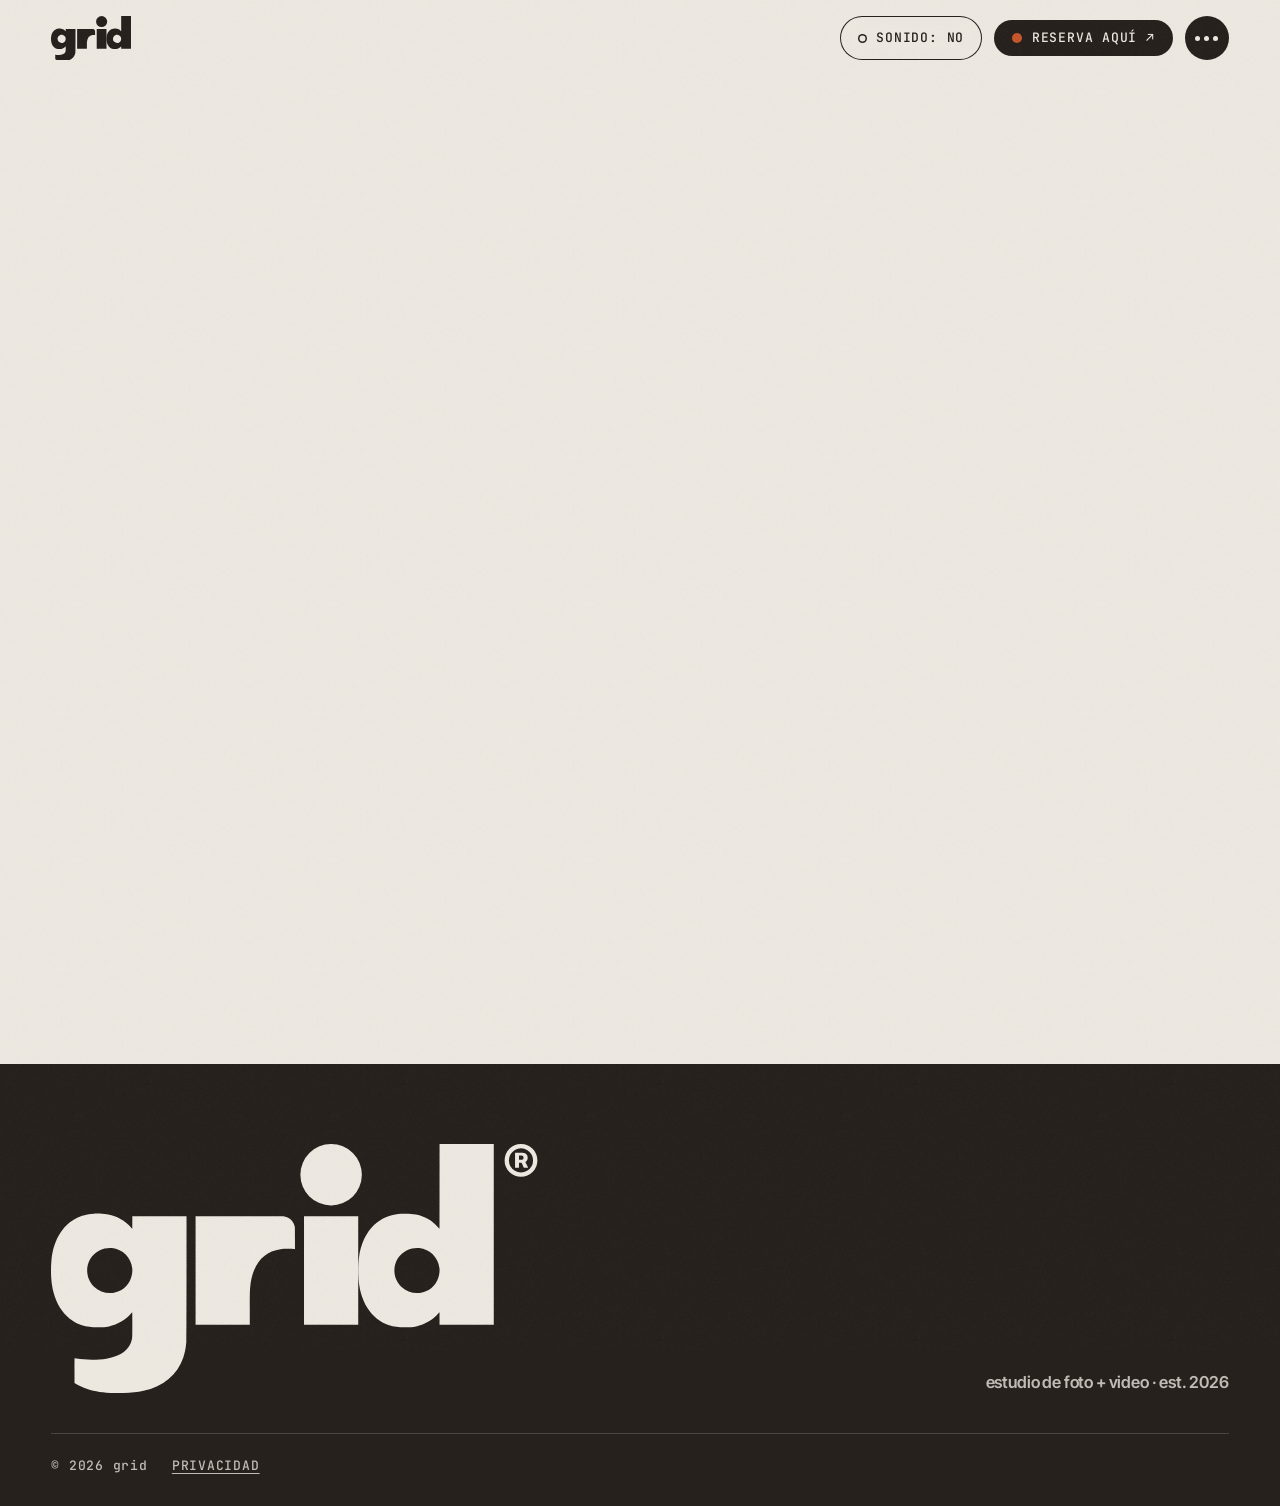
<file: privacidad/index.html>
<!DOCTYPE html><html lang="es-419" data-theme="greige" class="intertight_96eeb402-module__Ux_foW__variable jetbrainsmono_b19711b-module__cCey7q__variable"><head><meta charSet="utf-8"/><meta name="viewport" content="width=device-width, initial-scale=1, viewport-fit=cover"/><link rel="preload" href="/_next/static/media/InterTight_Variable_latin-s.p.0gz_anqbjb07q.woff2" as="font" crossorigin="" type="font/woff2"/><link rel="stylesheet" href="/_next/static/chunks/1_h2i5achep-6.css" data-precedence="next"/><link rel="stylesheet" href="/_next/static/chunks/2gbwnuaeeamhz.css" data-precedence="next"/><link rel="stylesheet" href="/_next/static/chunks/2n0svzbjtxw7_.css" data-precedence="next"/><link rel="preload" as="script" fetchPriority="low" href="/_next/static/chunks/310vm2bl3xxpt.js"/><script src="/_next/static/chunks/19mx3mg6lkumu.js" async=""></script><script src="/_next/static/chunks/1rj7ns8rte9vc.js" async=""></script><script src="/_next/static/chunks/0erpg4rnzkm4w.js" async=""></script><script src="/_next/static/chunks/turbopack-1g4yvkg6ged8k.js" async=""></script><script src="/_next/static/chunks/37tjrr2913_om.js" async=""></script><script src="/_next/static/chunks/18n_e5sf_8us0.js" async=""></script><script src="/_next/static/chunks/3bxz19k2f82j2.js" async=""></script><script src="/_next/static/chunks/3s2a4gw9b8f6t.js" async=""></script><script src="/_next/static/chunks/23cn-eyfh6saq.js" async=""></script><meta name="theme-color" content="#d5ccbf"/><meta name="color-scheme" content="light"/><title>Privacidad · grid</title><meta name="description" content="Qué datos guarda el sitio de grid (casi ninguno), dónde quedan y cómo borrarlos. Tu reserva viaja por WhatsApp o correo, no por un servidor nuestro."/><meta name="application-name" content="grid"/><link rel="manifest" href="/manifest.webmanifest"/><link rel="canonical" href="https://gridstudio.website/privacidad/"/><meta property="og:title" content="Privacidad"/><meta property="og:description" content="Qué datos guarda el sitio de grid (casi ninguno), dónde quedan y cómo borrarlos. Tu reserva viaja por WhatsApp o correo, no por un servidor nuestro."/><meta property="og:url" content="https://gridstudio.website/privacidad/"/><meta property="og:site_name" content="grid"/><meta property="og:locale" content="es_419"/><meta property="og:image" content="https://gridstudio.website/og/default.png"/><meta property="og:image:width" content="1200"/><meta property="og:image:height" content="630"/><meta property="og:image:alt" content="grid · Tu set, tu luz."/><meta property="og:type" content="website"/><meta name="twitter:card" content="summary_large_image"/><meta name="twitter:title" content="Privacidad"/><meta name="twitter:description" content="Qué datos guarda el sitio de grid (casi ninguno), dónde quedan y cómo borrarlos. Tu reserva viaja por WhatsApp o correo, no por un servidor nuestro."/><meta name="twitter:image" content="https://gridstudio.website/og/default.png"/><link rel="icon" href="/icon.svg?icon.0i_2m-ega3l_j.svg" sizes="any" type="image/svg+xml"/><link rel="apple-touch-icon" href="/apple-icon.png?apple-icon.1qgvf6ah559ys.png" sizes="180x180" type="image/png"/><meta name="next-size-adjust" content=""/><script>(function(){try{var d=document.documentElement,p=null;try{p=localStorage.getItem('grid.motion')}catch(e){}var r=window.matchMedia('(prefers-reduced-motion: reduce)').matches;var on=p?p==='on':!r;d.setAttribute('data-motion',on?'on':'off');var s=null;try{s=sessionStorage.getItem('grid.preloaded')}catch(e){}if(s||!on)d.setAttribute('data-preloaded','');d.classList.add('js')}catch(e){}})();</script><script src="/_next/static/chunks/0cz1d0mv5g_q7.js" noModule=""></script></head><body><div hidden=""><!--$--><!--/$--></div><a class="styles-module-scss-module__k9gYQq__skip" href="#contenido">Saltar al contenido</a><header class="styles-module-scss-module__G8U5Rq__header" data-theme="greige"><a class="styles-module-scss-module__G8U5Rq__home" aria-label="grid, ir al inicio" href="/"><svg class="styles-module-scss-module__G8U5Rq__logo" viewBox="0 -1000 2450 1378.1" fill="currentColor" role="img" aria-label="grid" focusable="false"><path d="M238.8 -614.6C210.7 -612.8 190.5 -609 168.8 -601.6C74.6 -569.3 13.1 -477.8 2.2 -353.8C-1.5 -311.6 -0.5 -260.9 4.8 -224.4C23.8 -91.9 100.2 -4.5 211.6 11.9C227.7 14.2 234.9 14.7 258.8 14.7C286.4 14.7 300.6 13.4 320.3 9.4C369.3 -0.7 413.8 -27 445.3 -64.3L449.7 -69.5L449.9 -5.6C450.1 61.1 449.8 69.4 447.4 81.8C436.8 136.9 386.7 174.6 306.5 187.8C261.5 195.1 186.8 195 141.9 187.4C135.9 186.4 130.8 185.6 130.5 185.6C130.2 185.6 130 216.4 130 254L130 322.3L132.3 323.9C147.6 333.9 176.9 347.4 200.8 355.2C249.7 371.4 300.6 378.1 375 378.1C432.6 378.1 471.5 374.6 511.8 365.6C621.6 341.2 699.8 276 731.6 182.2C740.9 155 745.4 132.2 748.9 94.4C749.4 88.6 749.7 -2.8 749.8 -256.8L750 -600L600 -600L450 -600L449.9 -565.2L449.7 -530.5L445.3 -535.7C411.2 -576.1 363.2 -602.8 308.6 -611.5C292.7 -614.1 255.4 -615.8 238.8 -614.6ZM337.4 -424.4C397 -418 443 -372 449.4 -312.4C451.8 -289.9 447.4 -266 437.2 -245.3C399.7 -168.9 299.3 -151.2 238.2 -210.3C175.9 -270.6 192.3 -373.9 270.3 -412.3C291.1 -422.4 314.9 -426.8 337.4 -424.4Z" data-logo-letter="g"></path><path d="M800 -300L800 0L950 0L1100 0L1100 -85.2C1100 -169.3 1100.3 -187.1 1102.2 -207.8C1113.2 -329.8 1173.4 -405.2 1269.4 -417.8C1290.2 -420.5 1322.9 -420.8 1345.8 -418.4L1350 -417.9L1350 -476.6C1350 -525.1 1349.8 -536.3 1349.1 -540.9C1344.2 -570.9 1320.9 -594.2 1290.9 -599.1C1286.1 -599.9 1252.7 -600 1042.7 -600L800 -600L800 -300Z" data-logo-letter="r"></path><path d="M1400 -300L1400 0L1550 0L1700 0L1700 -300L1700 -600L1550 -600L1400 -600L1400 -300Z" data-logo-letter="i"></path><path d="M2149.9 -765.2L2149.7 -530.5L2145.3 -535.7C2113.8 -573 2069.2 -599.3 2020.3 -609.4C2000.6 -613.4 1986.4 -614.7 1958.8 -614.7C1934.9 -614.7 1927.7 -614.3 1911.6 -611.9C1800.2 -595.5 1723.8 -508.1 1704.8 -375.6C1698.4 -331.4 1698.4 -268.6 1704.8 -224.4C1723.8 -91.9 1800.2 -4.5 1911.6 11.9C1927.7 14.2 1934.9 14.7 1958.8 14.7C1986.4 14.7 2000.6 13.4 2020.3 9.4C2069.2 -0.7 2113.8 -27 2145.3 -64.3L2149.7 -69.5L2149.9 -34.8L2150 0L2300 0L2450 0L2450 -500L2450 -1000L2300 -1000L2150 -1000L2149.9 -765.2ZM2037.4 -424.4C2097 -418 2143 -372 2149.4 -312.4C2151.8 -289.9 2147.4 -266 2137.2 -245.3C2099.7 -168.9 1999.2 -151.2 1938.2 -210.3C1875.9 -270.6 1892.3 -373.9 1970.3 -412.3C1991.1 -422.4 2014.9 -426.8 2037.4 -424.4Z" data-logo-letter="d"></path><circle cx="1550" cy="-830" r="170" data-logo-dot="true"></circle></svg></a><nav class="styles-module-scss-module__G8U5Rq__actions" aria-label="Principal"><button type="button" class="styles-module-scss-module__nOiM7G__toggle styles-module-scss-module__G8U5Rq__sound" aria-pressed="false"><span class="styles-module-scss-module__nOiM7G__dot" aria-hidden="true"></span>sonido: no</button><a class="styles-module-scss-module__G8U5Rq__book" href="/reservar/"><span class="styles-module-scss-module__Di33fq__pill"><span class="styles-module-scss-module__Di33fq__dot" data-pill-dot="true" aria-hidden="true"></span>Reserva aquí ↗</span></a><button type="button" class="styles-module-scss-module___GlnNW__button" aria-expanded="false" aria-haspopup="dialog" aria-label="Menú"><span class="styles-module-scss-module___GlnNW__dot"></span><span class="styles-module-scss-module___GlnNW__dot"></span><span class="styles-module-scss-module___GlnNW__dot"></span></button></nav><dialog class="styles-module-scss-module__oCMpJa__menu" data-theme="tinta" aria-label="Menú"><div class="styles-module-scss-module__oCMpJa__top"><svg class="styles-module-scss-module__oCMpJa__logo" viewBox="0 -1000 2450 1378.1" fill="currentColor" role="img" aria-label="grid" focusable="false"><path d="M238.8 -614.6C210.7 -612.8 190.5 -609 168.8 -601.6C74.6 -569.3 13.1 -477.8 2.2 -353.8C-1.5 -311.6 -0.5 -260.9 4.8 -224.4C23.8 -91.9 100.2 -4.5 211.6 11.9C227.7 14.2 234.9 14.7 258.8 14.7C286.4 14.7 300.6 13.4 320.3 9.4C369.3 -0.7 413.8 -27 445.3 -64.3L449.7 -69.5L449.9 -5.6C450.1 61.1 449.8 69.4 447.4 81.8C436.8 136.9 386.7 174.6 306.5 187.8C261.5 195.1 186.8 195 141.9 187.4C135.9 186.4 130.8 185.6 130.5 185.6C130.2 185.6 130 216.4 130 254L130 322.3L132.3 323.9C147.6 333.9 176.9 347.4 200.8 355.2C249.7 371.4 300.6 378.1 375 378.1C432.6 378.1 471.5 374.6 511.8 365.6C621.6 341.2 699.8 276 731.6 182.2C740.9 155 745.4 132.2 748.9 94.4C749.4 88.6 749.7 -2.8 749.8 -256.8L750 -600L600 -600L450 -600L449.9 -565.2L449.7 -530.5L445.3 -535.7C411.2 -576.1 363.2 -602.8 308.6 -611.5C292.7 -614.1 255.4 -615.8 238.8 -614.6ZM337.4 -424.4C397 -418 443 -372 449.4 -312.4C451.8 -289.9 447.4 -266 437.2 -245.3C399.7 -168.9 299.3 -151.2 238.2 -210.3C175.9 -270.6 192.3 -373.9 270.3 -412.3C291.1 -422.4 314.9 -426.8 337.4 -424.4Z" data-logo-letter="g"></path><path d="M800 -300L800 0L950 0L1100 0L1100 -85.2C1100 -169.3 1100.3 -187.1 1102.2 -207.8C1113.2 -329.8 1173.4 -405.2 1269.4 -417.8C1290.2 -420.5 1322.9 -420.8 1345.8 -418.4L1350 -417.9L1350 -476.6C1350 -525.1 1349.8 -536.3 1349.1 -540.9C1344.2 -570.9 1320.9 -594.2 1290.9 -599.1C1286.1 -599.9 1252.7 -600 1042.7 -600L800 -600L800 -300Z" data-logo-letter="r"></path><path d="M1400 -300L1400 0L1550 0L1700 0L1700 -300L1700 -600L1550 -600L1400 -600L1400 -300Z" data-logo-letter="i"></path><path d="M2149.9 -765.2L2149.7 -530.5L2145.3 -535.7C2113.8 -573 2069.2 -599.3 2020.3 -609.4C2000.6 -613.4 1986.4 -614.7 1958.8 -614.7C1934.9 -614.7 1927.7 -614.3 1911.6 -611.9C1800.2 -595.5 1723.8 -508.1 1704.8 -375.6C1698.4 -331.4 1698.4 -268.6 1704.8 -224.4C1723.8 -91.9 1800.2 -4.5 1911.6 11.9C1927.7 14.2 1934.9 14.7 1958.8 14.7C1986.4 14.7 2000.6 13.4 2020.3 9.4C2069.2 -0.7 2113.8 -27 2145.3 -64.3L2149.7 -69.5L2149.9 -34.8L2150 0L2300 0L2450 0L2450 -500L2450 -1000L2300 -1000L2150 -1000L2149.9 -765.2ZM2037.4 -424.4C2097 -418 2143 -372 2149.4 -312.4C2151.8 -289.9 2147.4 -266 2137.2 -245.3C2099.7 -168.9 1999.2 -151.2 1938.2 -210.3C1875.9 -270.6 1892.3 -373.9 1970.3 -412.3C1991.1 -422.4 2014.9 -426.8 2037.4 -424.4Z" data-logo-letter="d"></path><circle cx="1550" cy="-830" r="170" data-logo-dot="true"></circle></svg><button type="button" class="styles-module-scss-module__oCMpJa__close" aria-label="Cerrar menú" data-menu-close="true"><span aria-hidden="true">×</span></button></div><div class="styles-module-scss-module__oCMpJa__takes"><p class="styles-module-scss-module__oCMpJa__kicker" data-menu-fade="true">Tomas</p><ol class="styles-module-scss-module__FCKAsW__list"><li><a class="styles-module-scss-module__FCKAsW__take" href="/#apertura"><span class="styles-module-scss-module__FCKAsW__mask"><span class="styles-module-scss-module__FCKAsW__line" data-menu-item="true"><span class="styles-module-scss-module__FCKAsW__number">01</span><span class="styles-module-scss-module__FCKAsW__title">Apertura</span></span></span></a></li><li><a class="styles-module-scss-module__FCKAsW__take" href="/#manifiesto"><span class="styles-module-scss-module__FCKAsW__mask"><span class="styles-module-scss-module__FCKAsW__line" data-menu-item="true"><span class="styles-module-scss-module__FCKAsW__number">02</span><span class="styles-module-scss-module__FCKAsW__title">Manifiesto</span></span></span></a></li><li><a class="styles-module-scss-module__FCKAsW__take" href="/#los-sets"><span class="styles-module-scss-module__FCKAsW__mask"><span class="styles-module-scss-module__FCKAsW__line" data-menu-item="true"><span class="styles-module-scss-module__FCKAsW__number">03</span><span class="styles-module-scss-module__FCKAsW__title">Los sets</span></span></span></a></li><li><a class="styles-module-scss-module__FCKAsW__take" href="/#hoja-de-contactos"><span class="styles-module-scss-module__FCKAsW__mask"><span class="styles-module-scss-module__FCKAsW__line" data-menu-item="true"><span class="styles-module-scss-module__FCKAsW__number">04</span><span class="styles-module-scss-module__FCKAsW__title">Hoja de contactos</span></span></span></a></li><li><a class="styles-module-scss-module__FCKAsW__take" href="/#hacemos"><span class="styles-module-scss-module__FCKAsW__mask"><span class="styles-module-scss-module__FCKAsW__line" data-menu-item="true"><span class="styles-module-scss-module__FCKAsW__number">05</span><span class="styles-module-scss-module__FCKAsW__title">Hacemos</span></span></span></a></li><li><a class="styles-module-scss-module__FCKAsW__take" href="/#reserva"><span class="styles-module-scss-module__FCKAsW__mask"><span class="styles-module-scss-module__FCKAsW__line" data-menu-item="true"><span class="styles-module-scss-module__FCKAsW__number">06</span><span class="styles-module-scss-module__FCKAsW__title">Reserva por hora</span></span></span></a></li><li><a class="styles-module-scss-module__FCKAsW__take" href="/#cierre"><span class="styles-module-scss-module__FCKAsW__mask"><span class="styles-module-scss-module__FCKAsW__line" data-menu-item="true"><span class="styles-module-scss-module__FCKAsW__number">07</span><span class="styles-module-scss-module__FCKAsW__title">Cierre</span></span></span></a></li></ol></div><div class="styles-module-scss-module__oCMpJa__bottom" data-menu-fade="true"><a href="/reservar/"><span class="styles-module-scss-module__Di33fq__pill"><span class="styles-module-scss-module__Di33fq__dot" data-pill-dot="true" aria-hidden="true"></span>Reserva aquí ↗</span></a><button type="button" class="styles-module-scss-module__DWw_gG__toggle" aria-pressed="true">movimiento: no</button><button type="button" class="styles-module-scss-module__nOiM7G__toggle" aria-pressed="false"><span class="styles-module-scss-module__nOiM7G__dot" aria-hidden="true"></span>sonido: no</button><a class="styles-module-scss-module__oCMpJa__legal" href="/privacidad/">Privacidad</a></div></dialog></header><main id="contenido" tabindex="-1"><article class="styles-module-scss-module___I8Egq__page" data-theme="claro"><div class="styles-module-scss-module___I8Egq__inner"><header class="styles-module-scss-module___I8Egq__head"><h1 class="styles-module-scss-module___I8Egq__title"><span class="styles-module-scss-module___I8Egq__mask"><span class="styles-module-scss-module___I8Egq__maskInner" data-enter="rise">Privacidad.</span></span></h1><p class="styles-module-scss-module___I8Egq__updated" data-enter="fade">Actualizado en <!-- -->octubre de 2026</p></header><section class="styles-module-scss-module___I8Egq__section" data-enter="fade"><h2 class="styles-module-scss-module___I8Egq__heading">Qué guardamos</h2><p class="styles-module-scss-module___I8Egq__paragraph">Este sitio no usa cookies de seguimiento ni herramientas de publicidad.</p><p class="styles-module-scss-module___I8Egq__paragraph">Cuando armas una reserva, guardamos tu avance en este dispositivo (almacenamiento local del navegador) para que no lo pierdas si cierras la pestaña. Ese borrador no sale de tu equipo.</p><p class="styles-module-scss-module___I8Egq__paragraph">También recordamos si activaste el sonido o el movimiento reducido, en el mismo almacenamiento local.</p></section><section class="styles-module-scss-module___I8Egq__section" data-enter="fade"><h2 class="styles-module-scss-module___I8Egq__heading">Cómo nos llega tu reserva</h2><p class="styles-module-scss-module___I8Egq__paragraph">Al enviar, el sitio abre WhatsApp o tu correo con el mensaje armado. Lo envías tú, desde tu cuenta. A partir de ahí, aplican las políticas de esa aplicación.</p><p class="styles-module-scss-module___I8Egq__paragraph">Usamos tus datos solo para responder tu solicitud y coordinar la sesión con grid.</p></section><section class="styles-module-scss-module___I8Egq__section" data-enter="fade"><h2 class="styles-module-scss-module___I8Egq__heading">Cómo borrar tus datos</h2><p class="styles-module-scss-module___I8Egq__paragraph">En la página de reservas, «Empezar de nuevo» borra el borrador. También puedes borrar los datos del sitio desde la configuración de tu navegador.</p><p class="styles-module-scss-module___I8Egq__paragraph">Si quieres que borremos una conversación, escríbenos y lo hacemos.</p></section></div></article><!--$--><!--/$--></main><footer class="styles-module-scss-module__1slC6W__footer" data-theme="tinta"><div class="styles-module-scss-module__1slC6W__inner"><dl class="styles-module-scss-module__1slC6W__contact"></dl><div class="styles-module-scss-module__1slC6W__signature"><svg class="styles-module-scss-module__1slC6W__logo" viewBox="0 -1000 2691.4 1378.1" fill="currentColor" role="img" aria-label="grid" focusable="false"><path d="M238.8 -614.6C210.7 -612.8 190.5 -609 168.8 -601.6C74.6 -569.3 13.1 -477.8 2.2 -353.8C-1.5 -311.6 -0.5 -260.9 4.8 -224.4C23.8 -91.9 100.2 -4.5 211.6 11.9C227.7 14.2 234.9 14.7 258.8 14.7C286.4 14.7 300.6 13.4 320.3 9.4C369.3 -0.7 413.8 -27 445.3 -64.3L449.7 -69.5L449.9 -5.6C450.1 61.1 449.8 69.4 447.4 81.8C436.8 136.9 386.7 174.6 306.5 187.8C261.5 195.1 186.8 195 141.9 187.4C135.9 186.4 130.8 185.6 130.5 185.6C130.2 185.6 130 216.4 130 254L130 322.3L132.3 323.9C147.6 333.9 176.9 347.4 200.8 355.2C249.7 371.4 300.6 378.1 375 378.1C432.6 378.1 471.5 374.6 511.8 365.6C621.6 341.2 699.8 276 731.6 182.2C740.9 155 745.4 132.2 748.9 94.4C749.4 88.6 749.7 -2.8 749.8 -256.8L750 -600L600 -600L450 -600L449.9 -565.2L449.7 -530.5L445.3 -535.7C411.2 -576.1 363.2 -602.8 308.6 -611.5C292.7 -614.1 255.4 -615.8 238.8 -614.6ZM337.4 -424.4C397 -418 443 -372 449.4 -312.4C451.8 -289.9 447.4 -266 437.2 -245.3C399.7 -168.9 299.3 -151.2 238.2 -210.3C175.9 -270.6 192.3 -373.9 270.3 -412.3C291.1 -422.4 314.9 -426.8 337.4 -424.4Z" data-logo-letter="g"></path><path d="M800 -300L800 0L950 0L1100 0L1100 -85.2C1100 -169.3 1100.3 -187.1 1102.2 -207.8C1113.2 -329.8 1173.4 -405.2 1269.4 -417.8C1290.2 -420.5 1322.9 -420.8 1345.8 -418.4L1350 -417.9L1350 -476.6C1350 -525.1 1349.8 -536.3 1349.1 -540.9C1344.2 -570.9 1320.9 -594.2 1290.9 -599.1C1286.1 -599.9 1252.7 -600 1042.7 -600L800 -600L800 -300Z" data-logo-letter="r"></path><path d="M1400 -300L1400 0L1550 0L1700 0L1700 -300L1700 -600L1550 -600L1400 -600L1400 -300Z" data-logo-letter="i"></path><path d="M2149.9 -765.2L2149.7 -530.5L2145.3 -535.7C2113.8 -573 2069.2 -599.3 2020.3 -609.4C2000.6 -613.4 1986.4 -614.7 1958.8 -614.7C1934.9 -614.7 1927.7 -614.3 1911.6 -611.9C1800.2 -595.5 1723.8 -508.1 1704.8 -375.6C1698.4 -331.4 1698.4 -268.6 1704.8 -224.4C1723.8 -91.9 1800.2 -4.5 1911.6 11.9C1927.7 14.2 1934.9 14.7 1958.8 14.7C1986.4 14.7 2000.6 13.4 2020.3 9.4C2069.2 -0.7 2113.8 -27 2145.3 -64.3L2149.7 -69.5L2149.9 -34.8L2150 0L2300 0L2450 0L2450 -500L2450 -1000L2300 -1000L2150 -1000L2149.9 -765.2ZM2037.4 -424.4C2097 -418 2143 -372 2149.4 -312.4C2151.8 -289.9 2147.4 -266 2137.2 -245.3C2099.7 -168.9 1999.2 -151.2 1938.2 -210.3C1875.9 -270.6 1892.3 -373.9 1970.3 -412.3C1991.1 -422.4 2014.9 -426.8 2037.4 -424.4Z" data-logo-letter="d"></path><circle cx="1550" cy="-830" r="170" data-logo-dot="true"></circle><path d="M2567.8 -868.4V-952H2608.8Q2616.7 -952.1 2623.3 -948.9Q2629.9 -945.6 2633.9 -939.4Q2637.8 -933.3 2637.8 -924.5Q2637.8 -915.6 2633.7 -909.3Q2629.6 -902.9 2622.9 -899.7Q2616.1 -896.6 2607.9 -896.6H2579.8V-912.3H2603.2Q2608 -912.3 2611.5 -915.3Q2614.9 -918.3 2614.9 -924.5Q2614.9 -930.7 2611.4 -933.3Q2607.9 -936 2603.3 -936.1H2589.6V-868.4ZM2621.3 -907 2640.5 -868.4H2616.5L2598.7 -907ZM2600.6 -818.4Q2581.9 -818.4 2565.4 -825.5Q2549 -832.6 2536.5 -845.1Q2524 -857.6 2517 -874Q2510 -890.5 2510 -909.2Q2510 -927.9 2517 -944.4Q2524 -960.8 2536.5 -973.3Q2549 -985.8 2565.4 -992.9Q2581.9 -1000 2600.6 -1000Q2619.5 -1000 2635.9 -992.9Q2652.4 -985.8 2664.9 -973.3Q2677.3 -960.8 2684.4 -944.4Q2691.4 -927.9 2691.4 -909.2Q2691.4 -890.5 2684.4 -874Q2677.4 -857.6 2664.9 -845.1Q2652.5 -832.6 2636 -825.5Q2619.5 -818.4 2600.6 -818.4ZM2600.6 -842.5Q2619.2 -842.5 2634.4 -851.5Q2649.6 -860.5 2658.5 -875.6Q2667.5 -890.8 2667.5 -909.2Q2667.5 -927.7 2658.5 -942.9Q2649.5 -958 2634.3 -967Q2619.1 -976 2600.6 -975.9Q2582.2 -976 2567 -967Q2551.9 -958 2542.9 -942.9Q2533.9 -927.7 2533.9 -909.2Q2533.9 -890.8 2542.9 -875.6Q2551.9 -860.4 2567 -851.5Q2582.2 -842.5 2600.6 -842.5Z" data-logo-reg="true"></path></svg><p class="styles-module-scss-module__1slC6W__firma">estudio de foto + video · est. 2026</p></div><div class="styles-module-scss-module__1slC6W__legal"><p>© <!-- -->2026<!-- --> <span class="styles-module-scss-module__1slC6W__brand">grid</span></p><a class="styles-module-scss-module__1slC6W__link" href="/privacidad/">Privacidad</a></div></div></footer><div class="styles-module-scss-module__R9XM3q__preloader" aria-hidden="true"><div class="styles-module-scss-module__R9XM3q__panel" data-pre-panel="true" data-theme="greige"><div class="styles-module-scss-module__OxXQIW__sting styles-module-scss-module__R9XM3q__sting" data-sting="true"><svg class="styles-module-scss-module__OxXQIW__logo" viewBox="0 -1000 2691.4 1378.1" fill="currentColor" role="img" aria-label="grid" focusable="false"><defs><clipPath id="cuadro-_R_ldb_"><rect x="0" y="-1000" width="2450" height="1378.1"></rect></clipPath></defs><g class="styles-module-scss-module__OxXQIW__guides" data-sting-guides="true"><line x1="816.6666666666666" x2="816.6666666666666" y1="-1000" y2="378.0999999999999"></line><line x1="1633.3333333333333" x2="1633.3333333333333" y1="-1000" y2="378.0999999999999"></line><line x1="0" x2="2450" y1="-540.6333333333334" y2="-540.6333333333334"></line><line x1="0" x2="2450" y1="-81.26666666666677" y2="-81.26666666666677"></line></g><g clip-path="url(#cuadro-_R_ldb_)"><g data-sting-group="g"><path d="M238.8 -614.6C210.7 -612.8 190.5 -609 168.8 -601.6C74.6 -569.3 13.1 -477.8 2.2 -353.8C-1.5 -311.6 -0.5 -260.9 4.8 -224.4C23.8 -91.9 100.2 -4.5 211.6 11.9C227.7 14.2 234.9 14.7 258.8 14.7C286.4 14.7 300.6 13.4 320.3 9.4C369.3 -0.7 413.8 -27 445.3 -64.3L449.7 -69.5L449.9 -5.6C450.1 61.1 449.8 69.4 447.4 81.8C436.8 136.9 386.7 174.6 306.5 187.8C261.5 195.1 186.8 195 141.9 187.4C135.9 186.4 130.8 185.6 130.5 185.6C130.2 185.6 130 216.4 130 254L130 322.3L132.3 323.9C147.6 333.9 176.9 347.4 200.8 355.2C249.7 371.4 300.6 378.1 375 378.1C432.6 378.1 471.5 374.6 511.8 365.6C621.6 341.2 699.8 276 731.6 182.2C740.9 155 745.4 132.2 748.9 94.4C749.4 88.6 749.7 -2.8 749.8 -256.8L750 -600L600 -600L450 -600L449.9 -565.2L449.7 -530.5L445.3 -535.7C411.2 -576.1 363.2 -602.8 308.6 -611.5C292.7 -614.1 255.4 -615.8 238.8 -614.6ZM337.4 -424.4C397 -418 443 -372 449.4 -312.4C451.8 -289.9 447.4 -266 437.2 -245.3C399.7 -168.9 299.3 -151.2 238.2 -210.3C175.9 -270.6 192.3 -373.9 270.3 -412.3C291.1 -422.4 314.9 -426.8 337.4 -424.4Z"></path><circle cx="325" cy="-300" r="133" class="styles-module-scss-module__OxXQIW__plug" data-sting-plug="true"></circle></g></g><g clip-path="url(#cuadro-_R_ldb_)"><g data-sting-group="r"><path d="M800 -300L800 0L950 0L1100 0L1100 -85.2C1100 -169.3 1100.3 -187.1 1102.2 -207.8C1113.2 -329.8 1173.4 -405.2 1269.4 -417.8C1290.2 -420.5 1322.9 -420.8 1345.8 -418.4L1350 -417.9L1350 -476.6C1350 -525.1 1349.8 -536.3 1349.1 -540.9C1344.2 -570.9 1320.9 -594.2 1290.9 -599.1C1286.1 -599.9 1252.7 -600 1042.7 -600L800 -600L800 -300Z"></path></g></g><g clip-path="url(#cuadro-_R_ldb_)"><g data-sting-group="id"><path d="M1400 -300L1400 0L1550 0L1700 0L1700 -300L1700 -600L1550 -600L1400 -600L1400 -300Z"></path><path d="M2149.9 -765.2L2149.7 -530.5L2145.3 -535.7C2113.8 -573 2069.2 -599.3 2020.3 -609.4C2000.6 -613.4 1986.4 -614.7 1958.8 -614.7C1934.9 -614.7 1927.7 -614.3 1911.6 -611.9C1800.2 -595.5 1723.8 -508.1 1704.8 -375.6C1698.4 -331.4 1698.4 -268.6 1704.8 -224.4C1723.8 -91.9 1800.2 -4.5 1911.6 11.9C1927.7 14.2 1934.9 14.7 1958.8 14.7C1986.4 14.7 2000.6 13.4 2020.3 9.4C2069.2 -0.7 2113.8 -27 2145.3 -64.3L2149.7 -69.5L2149.9 -34.8L2150 0L2300 0L2450 0L2450 -500L2450 -1000L2300 -1000L2150 -1000L2149.9 -765.2ZM2037.4 -424.4C2097 -418 2143 -372 2149.4 -312.4C2151.8 -289.9 2147.4 -266 2137.2 -245.3C2099.7 -168.9 1999.2 -151.2 1938.2 -210.3C1875.9 -270.6 1892.3 -373.9 1970.3 -412.3C1991.1 -422.4 2014.9 -426.8 2037.4 -424.4Z"></path><circle cx="2025" cy="-300" r="133" class="styles-module-scss-module__OxXQIW__plug" data-sting-plug="true"></circle></g></g><circle cx="1550" cy="-830" r="170" data-sting-dot="true"></circle><path d="M2567.8 -868.4V-952H2608.8Q2616.7 -952.1 2623.3 -948.9Q2629.9 -945.6 2633.9 -939.4Q2637.8 -933.3 2637.8 -924.5Q2637.8 -915.6 2633.7 -909.3Q2629.6 -902.9 2622.9 -899.7Q2616.1 -896.6 2607.9 -896.6H2579.8V-912.3H2603.2Q2608 -912.3 2611.5 -915.3Q2614.9 -918.3 2614.9 -924.5Q2614.9 -930.7 2611.4 -933.3Q2607.9 -936 2603.3 -936.1H2589.6V-868.4ZM2621.3 -907 2640.5 -868.4H2616.5L2598.7 -907ZM2600.6 -818.4Q2581.9 -818.4 2565.4 -825.5Q2549 -832.6 2536.5 -845.1Q2524 -857.6 2517 -874Q2510 -890.5 2510 -909.2Q2510 -927.9 2517 -944.4Q2524 -960.8 2536.5 -973.3Q2549 -985.8 2565.4 -992.9Q2581.9 -1000 2600.6 -1000Q2619.5 -1000 2635.9 -992.9Q2652.4 -985.8 2664.9 -973.3Q2677.3 -960.8 2684.4 -944.4Q2691.4 -927.9 2691.4 -909.2Q2691.4 -890.5 2684.4 -874Q2677.4 -857.6 2664.9 -845.1Q2652.5 -832.6 2636 -825.5Q2619.5 -818.4 2600.6 -818.4ZM2600.6 -842.5Q2619.2 -842.5 2634.4 -851.5Q2649.6 -860.5 2658.5 -875.6Q2667.5 -890.8 2667.5 -909.2Q2667.5 -927.7 2658.5 -942.9Q2649.5 -958 2634.3 -967Q2619.1 -976 2600.6 -975.9Q2582.2 -976 2567 -967Q2551.9 -958 2542.9 -942.9Q2533.9 -927.7 2533.9 -909.2Q2533.9 -890.8 2542.9 -875.6Q2551.9 -860.4 2567 -851.5Q2582.2 -842.5 2600.6 -842.5Z" data-sting-reg="true"></path></svg><p class="styles-module-scss-module__OxXQIW__tagline" data-sting-tagline="true">estudio de foto + video · est. 2026</p></div></div></div><div class="styles-module-scss-module__7m0W1W__cursor" data-away="" hidden="" aria-hidden="true"><span class="styles-module-scss-module__7m0W1W__iris"><span class="styles-module-scss-module__7m0W1W__label"></span></span></div><div class="styles-module-scss-module__YNCN3q__grain" style="--grain-texture:url(&#x27;/media/grano.webp&#x27;)" aria-hidden="true"></div><div class="styles-module-scss-module__RetkJq__curtain" aria-hidden="true"><div class="styles-module-scss-module__RetkJq__iris" data-curtain-iris="true"></div><div class="styles-module-scss-module__RetkJq__tercios"><span class="styles-module-scss-module__RetkJq__column" data-curtain-column="true"></span><span class="styles-module-scss-module__RetkJq__column" data-curtain-column="true"></span><span class="styles-module-scss-module__RetkJq__column" data-curtain-column="true"></span></div><p class="styles-module-scss-module__RetkJq__label" data-curtain-label="true" hidden=""><span class="styles-module-scss-module__RetkJq__dot"></span></p></div><script type="application/ld+json">{"@context":"https://schema.org","@type":["LocalBusiness","ProfessionalService"],"@id":"https://gridstudio.website/#estudio","name":"grid","url":"https://gridstudio.website/","logo":"https://gridstudio.website/marca/grid-avatar-512.png","image":"https://gridstudio.website/og/default.png","description":"grid es un estudio de foto y video. Reserva un set por hora y llega con todo listo: fondo, luces y equipo. Campañas, catálogo, retrato y contenido.","knowsAbout":["Campañas","Catálogo","Retrato","Contenido para redes"]}</script><script src="/_next/static/chunks/310vm2bl3xxpt.js" id="_R_" async=""></script><script>(self.__next_f=self.__next_f||[]).push([0])</script><script>self.__next_f.push([1,"1:\"$Sreact.fragment\"\n2:I[72216,[\"/_next/static/chunks/37tjrr2913_om.js\",\"/_next/static/chunks/18n_e5sf_8us0.js\",\"/_next/static/chunks/3bxz19k2f82j2.js\"],\"default\"]\n3:I[68226,[\"/_next/static/chunks/37tjrr2913_om.js\",\"/_next/static/chunks/18n_e5sf_8us0.js\",\"/_next/static/chunks/3bxz19k2f82j2.js\"],\"default\"]\n4:I[39756,[\"/_next/static/chunks/37tjrr2913_om.js\",\"/_next/static/chunks/18n_e5sf_8us0.js\",\"/_next/static/chunks/3bxz19k2f82j2.js\"],\"default\"]\n5:I[37457,[\"/_next/static/chunks/37tjrr2913_om.js\",\"/_next/static/chunks/18n_e5sf_8us0.js\",\"/_next/static/chunks/3bxz19k2f82j2.js\"],\"default\"]\n6:I[827,[\"/_next/static/chunks/37tjrr2913_om.js\",\"/_next/static/chunks/18n_e5sf_8us0.js\",\"/_next/static/chunks/3bxz19k2f82j2.js\",\"/_next/static/chunks/3s2a4gw9b8f6t.js\"],\"default\"]\n16:I[68027,[\"/_next/static/chunks/37tjrr2913_om.js\",\"/_next/static/chunks/18n_e5sf_8us0.js\",\"/_next/static/chunks/3bxz19k2f82j2.js\"],\"default\",1]\n:HL[\"/_next/static/chunks/1_h2i5achep-6.css\",\"style\"]\n:HL[\"/_next/static/chunks/2gbwnuaeeamhz.css\",\"style\"]\n:HL[\"/_next/static/media/InterTight_Variable_latin-s.p.0gz_anqbjb07q.woff2\",\"font\",{\"crossOrigin\":\"\",\"type\":\"font/woff2\"}]\n:HL[\"/_next/static/chunks/2n0svzbjtxw7_.css\",\"style\"]\n14:X\n0:{\"P\":null,\"c\":[\"\",\"privacidad\",\"\"],\"q\":\"\",\"i\":false,\"f\":[[[\"\",{\"children\":[\"privacidad\",{\"children\":[\"__PAGE__\",{},\"$undefined\",\"$undefined\",4608]},\"$undefined\",\"$undefined\",4608]},\"$undefined\",\"$undefined\",4624],[[\"$\",\"$1\",\"c\",{\"children\":[[[\"$\",\"link\",\"0\",{\"rel\":\"stylesheet\",\"href\":\"/_next/static/chunks/1_h2i5achep-6.css\",\"precedence\":\"next\",\"crossOrigin\":\"$undefined\",\"nonce\":\"$undefined\"}],[\"$\",\"link\",\"1\",{\"rel\":\"stylesheet\",\"href\":\"/_next/static/chunks/2gbwnuaeeamhz.css\",\"precedence\":\"next\",\"crossOrigin\":\"$undefined\",\"nonce\":\"$undefined\"}],[\"$\",\"script\",\"script-0\",{\"src\":\"/_next/static/chunks/37tjrr2913_om.js\",\"async\":true,\"nonce\":\"$undefined\"}],[\"$\",\"script\",\"script-1\",{\"src\":\"/_next/static/chunks/18n_e5sf_8us0.js\",\"async\":true,\"nonce\":\"$undefined\"}],[\"$\",\"script\",\"script-2\",{\"src\":\"/_next/static/chunks/3bxz19k2f82j2.js\",\"async\":true,\"nonce\":\"$undefined\"}]],[\"$\",\"html\",null,{\"lang\":\"es-419\",\"data-theme\":\"greige\",\"className\":\"intertight_96eeb402-module__Ux_foW__variable jetbrainsmono_b19711b-module__cCey7q__variable\",\"suppressHydrationWarning\":true,\"children\":[[\"$\",\"head\",null,{\"children\":[\"$\",\"script\",null,{\"dangerouslySetInnerHTML\":{\"__html\":\"(function(){try{var d=document.documentElement,p=null;try{p=localStorage.getItem('grid.motion')}catch(e){}var r=window.matchMedia('(prefers-reduced-motion: reduce)').matches;var on=p?p==='on':!r;d.setAttribute('data-motion',on?'on':'off');var s=null;try{s=sessionStorage.getItem('grid.preloaded')}catch(e){}if(s||!on)d.setAttribute('data-preloaded','');d.classList.add('js')}catch(e){}})();\"}}]}],[\"$\",\"body\",null,{\"suppressHydrationWarning\":true,\"children\":[[\"$\",\"$L2\",null,{\"children\":[[\"$\",\"a\",null,{\"className\":\"styles-module-scss-module__k9gYQq__skip\",\"href\":\"#contenido\",\"children\":\"Saltar al contenido\"}],[\"$\",\"$L3\",null,{\"takes\":[{\"id\":\"apertura\",\"take\":1,\"title\":\"Apertura\",\"href\":\"/#apertura\"},{\"id\":\"manifiesto\",\"take\":2,\"title\":\"Manifiesto\",\"href\":\"/#manifiesto\"},{\"id\":\"los-sets\",\"take\":3,\"title\":\"Los sets\",\"href\":\"/#los-sets\"},{\"id\":\"hoja-de-contactos\",\"take\":4,\"title\":\"Hoja de contactos\",\"href\":\"/#hoja-de-contactos\"},{\"id\":\"hacemos\",\"take\":5,\"title\":\"Hacemos\",\"href\":\"/#hacemos\"},{\"id\":\"reserva\",\"take\":6,\"title\":\"Reserva por hora\",\"href\":\"/#reserva\"},{\"id\":\"cierre\",\"take\":7,\"title\":\"Cierre\",\"href\":\"/#cierre\"}]}],[\"$\",\"main\",null,{\"id\":\"contenido\",\"tabIndex\":-1,\"children\":[\"$\",\"$L4\",null,{\"parallelRouterKey\":\"children\",\"error\":\"$undefined\",\"errorStyles\":\"$undefined\",\"errorScripts\":\"$undefined\",\"template\":[\"$\",\"$L5\",null,{}],\"templateStyles\":\"$undefined\",\"templateScripts\":\"$undefined\",\"notFound\":[[\"$\",\"$L6\",null,{}],[]],\"forbidden\":\"$undefined\",\"unauthorized\":\"$undefined\"}]}],[\"$\",\"footer\",null,{\"className\":\"styles-module-scss-module__1slC6W__footer\",\"data-theme\":\"tinta\",\"children\":[\"$\",\"div\",null,{\"className\":\"styles-module-scss-module__1slC6W__inner\",\"children\":[[\"$\",\"dl\",null,{\"className\":\"styles-module-scss-module__1slC6W__contact\",\"children\":[]}],[\"$\",\"div\",null,{\"className\":\"styles-module-scss-module__1slC6W__signature\",\"children\":[[\"$\",\"svg\",null,{\"className\":\"styles-module-scss-module__1slC6W__logo\",\"viewBox\":\"0 -1000 2691.4 1378.1\",\"fill\":\"currentColor\",\"role\":\"img\",\"aria-label\":\"grid\",\"focusable\":\"false\",\"children\":[[[\"$\",\"path\",\"g\",{\"d\":\"M238.8 -614.6C210.7 -612.8 190.5 -609 168.8 -601.6C74.6 -569.3 13.1 -477.8 2.2 -353.8C-1.5 -311.6 -0.5 -260.9 4.8 -224.4C23.8 -91.9 100.2 -4.5 211.6 11.9C227.7 14.2 234.9 14.7 258.8 14.7C286.4 14.7 300.6 13.4 320.3 9.4C369.3 -0.7 413.8 -27 445.3 -64.3L449.7 -69.5L449.9 -5.6C450.1 61.1 449.8 69.4 447.4 81.8C436.8 136.9 386.7 174.6 306.5 187.8C261.5 195.1 186.8 195 141.9 187.4C135.9 186.4 130.8 185.6 130.5 185.6C130.2 185.6 130 216.4 130 254L130 322.3L132.3 323.9C147.6 333.9 176.9 347.4 200.8 355.2C249.7 371.4 300.6 378.1 375 378.1C432.6 378.1 471.5 374.6 511.8 365.6C621.6 341.2 699.8 276 731.6 182.2C740.9 155 745.4 132.2 748.9 94.4C749.4 88.6 749.7 -2.8 749.8 -256.8L750 -600L600 -600L450 -600L449.9 -565.2L449.7 -530.5L445.3 -535.7C411.2 -576.1 363.2 -602.8 308.6 -611.5C292.7 -614.1 255.4 -615.8 238.8 -614.6ZM337.4 -424.4C397 -418 443 -372 449.4 -312.4C451.8 -289.9 447.4 -266 437.2 -245.3C399.7 -168.9 299.3 -151.2 238.2 -210.3C175.9 -270.6 192.3 -373.9 270.3 -412.3C291.1 -422.4 314.9 -426.8 337.4 -424.4Z\",\"data-logo-letter\":\"g\"}],\"$L7\",\"$L8\",\"$L9\"],\"$La\",\"$Lb\"]}],\"$Lc\"]}],\"$Ld\"]}]}],\"$Le\",\"$Lf\",\"$L10\"]}],\"$L11\"]}]]}]]}],{\"children\":[\"$L12\",{\"children\":[\"$L13\",{},null,false,null]},null,false,\"$14\"]},null,false,null],\"$L15\",false]],\"m\":\"$undefined\",\"G\":[\"$16\",[\"$L17\",\"$L18\"]],\"S\":true,\"h\":null,\"r\":\"$undefined\",\"s\":\"$undefined\",\"a\":\"$undefined\",\"l\":\"$undefined\",\"p\":\"$undefined\",\"d\":\"$undefined\",\"b\":\"nWYg2xmi6G1wbcdLf8jbQ\"}\n1a:I[330,[\"/_next/static/chunks/37tjrr2913_om.js\",\"/_next/static/chunks/18n_e5sf_8us0.js\",\"/_next/static/chunks/3bxz19k2f82j2.js\"],\"default\"]\n1b:I[40392,[\"/_next/static/chunks/37tjrr2913_om.js\",\"/_next/static/chunks/18n_e5sf_8us0.js\",\"/_next/static/chunks/3bxz19k2f82j2.js\"],\"default\"]\n1c:I[20613,[\"/_next/static/chunks/37tjrr2913_om.js\",\"/_next/static/chunks/18n_e5sf_8us0.js\",\"/_next/static/chunks/3bxz19k2f82j2.js\"],\"default\"]\n1d:I[64064,[\"/_next/static/chunks/37tjrr2913_om.js\",\"/_next/static/chunks/18n_e5sf_8us0.js\",\"/_next/static/chunks/3bxz19k2f82j2.js\",\"/_next/static/chunks/23cn-eyfh6saq.js\"],\"default\"]\n1e:I[97367,[\"/_next/static/chunks/37tjrr2913_om.js\",\"/_next/static/chunks/18n_e5sf_8us0.js\",\"/_next/static/chunks/3bxz19k2f82j2.js\"],\"OutletBoundary\"]\n1f:\"$Sreact.suspense\"\n21:I[97367,[\"/_next/static/chunks/37tjrr2913_om.js\",\"/_next/static/chunks/18n_e5sf_8us0.js\",\"/_next/static/chunks/3bxz19k2f82j2.js\"],\"ViewportBoundary\"]\n23:I[97367,[\"/_next/static/chunks/37tjrr2913_om.js\",\"/_next/static/chunks/18n_e5sf_8us0.js\",\"/_next/static/chunks/3bxz19k2f82j2.js\"],\"MetadataBoundary\"]\n7:[\"$\",\"path\",\"r\",{\"d\":\"M800 -300L800 0L950 0L1100 0L1100 -85.2C1100 -169.3 1100.3 -187.1 1102.2 -207.8C1113.2 -329.8 1173.4 -405.2 1269.4 -417.8C1290.2 -420.5 1322.9 -420.8 1345.8 -418.4L1350 -417.9L1350 -476.6C1350 -525.1 1349.8 -536.3 1349.1 -540.9C1344.2 -570.9 1320.9 -594.2 1290.9 -599.1C1286.1 -599.9 1252.7 -600 1042.7 -600L800 -600L800 -300Z\",\"data-logo-letter\":\"r\"}]\n8:[\"$\",\"path\",\"i\",{\"d\":\"M1400 -300L1400 0L1550 0L1700 0L1700 -300L1700 -600L1550 -600L1400 -600L1400 -300Z\",\"data-logo-letter\":\"i\"}]\n9:[\"$\",\"path\",\"d\",{\"d\":\"M2149.9 -765.2L2149.7 -530.5L2145.3 -535.7C2113.8 -573 2069.2 -599.3 2020.3 -609.4C2000.6 -613.4 1986.4 -614.7 1958.8 -614.7C1934.9 -614.7 1927.7 -614.3 1911.6 -611.9C1800.2 -595.5 1723.8 -508.1 1704.8 -375.6C1698.4 -331.4 1698.4 -268.6 1704.8 -224.4C1723.8 -91.9 1800.2 -4.5 1911.6 11.9C1927.7 14.2 1934.9 14.7 1958.8 14.7C1986.4 14.7 2000.6 13.4 2020.3 9.4C2069.2 -0.7 2113.8 -27 2145.3 -64.3L2149.7 -69.5L2149.9 -34.8L2150 0L2300 0L2450 0L2450 -500L2450 -1000L2300 -1000L2150 -1000L2149.9 -765.2ZM2037.4 -424.4C2097 -418 2143 -372 2149.4 -312.4C2151.8 -289.9 2147.4 -266 2137.2 -245.3C2099.7 -168.9 1999.2 -151.2 1938.2 -210.3C1875.9 -270.6 1892.3 -373.9 1970.3 -412.3C1991.1 -422.4 2014.9 -426.8 2037.4 -424.4Z\",\"data-logo-letter\":\"d\"}]\na:[\"$\",\"circle\",null,{\"cx\":1550,\"cy\":-830,\"r\":170,\"data-logo-dot\":true}]\n19:T483,M2567.8 -868.4V-952H2608.8Q2616.7 -952.1 2623.3 -948.9Q2629.9 -945.6 2633.9 -939.4Q2637.8 -933.3 2637.8 -924.5Q2637.8 -915.6 2633.7 -909.3Q2629.6 -902.9 2622.9 -899.7Q2616.1 -896.6 2607.9 -896.6H2579.8V-912.3H2603.2Q2608 -912.3 2611.5 -915.3Q2614.9 -918.3 2614.9 -924.5Q2614.9 -930.7 2611.4 -933.3Q2607.9 -936 2603.3 -936.1H2589.6V-868.4ZM2621.3 -907 2640.5 -868.4H2616.5L2598.7 -907ZM2600.6 -818.4Q2581.9 -818.4 2565.4 -825.5Q2549 -832.6 2536.5 -845.1Q2524 -857.6 2517 -874Q2510 -890.5 2510 -909.2Q2510 -927.9 2517 -944.4Q2524 -960.8 2536.5 -973.3Q2549 -985.8 2565.4 -992.9Q2581.9 -1000 2600.6 -1000Q2619.5 -1000 2635.9 -992.9Q2652.4 -985.8 2664.9 -973.3Q2677.3 -960.8 2684.4 -944.4Q2691.4 -927.9 2691.4 -909.2Q2691.4 -890.5 2684.4 -874Q2677.4 -857.6 2664.9 -845.1Q2652.5 -832.6 2636 -825.5Q2619.5 -818.4 2600.6 -818.4ZM2600.6 -842.5Q2619.2 -842.5 2634.4 -851.5Q2649.6 -860.5 2658.5 -875.6Q2667.5 -890.8 2667.5 -909.2Q2667.5 -927.7 2658.5 -942.9Q2649.5 -958 2634.3 -967Q2619.1 -976 2600.6 -975.9Q2582.2 -976 2567 -967Q2551.9 -958 2542.9 -942.9Q2533.9 -927.7 2533.9 -909.2Q2533.9 -890.8 2542.9 -875.6Q2551.9 -860.4 2567 -851.5Q2582.2 -842.5 2600.6 -842.5Zb:[\"$\",\"path\",null,{\"d\":\"$19\",\"data-logo-reg\":true}]\nc:[\"$\",\"p\",null,{\"className\":\"styles-module-scss-module__1slC6W__firma\",\"children\":\"estudio de foto + video · est. 2026\"}]\nd:[\"$\",\"div\",null,{\"className\":\"styles-module-scss-module__1slC6W__legal\",\"children\":[[\"$\",\"p\",null,{\"children\":[\"© \",2026,\" \",[\"$\",\"span\",null,{\"className\":\"styles-module-scss-module__1slC6W__brand\",\"children\":\"grid\"}]]}],[[\"$\",\"$L1a\",\"/privacidad/\",{\"href\":\"/privacidad/\",\"className\":\"styles-module-scss-module__1slC6W__link\",\"children\":\"Privacidad\"}]]]}]\ne:[\"$\",\"$L1b\",null,{}]\nf:[\"$\",\"$L1c\",null,{}]\n10:[\"$\",\"div\",null,{\"className\":\"styles-module-scss-module__YNCN3q__grain\",\"style\":{\"--grain-texture\":\"url('/media/grano.webp')\"},\"aria-hidden\":true}]\n11:[\"$\",\"script\",null,{\"type\":\"application/ld+json\",\"dangerouslySetInnerHTML\":{\"__html\":\"{\\\"@context\\\":\\\"https://schema.org\\\",\\\"@type\\\":[\\\"LocalBusiness\\\",\\\"ProfessionalService\\\"],\\\"@id\\\":\\\"https://gridstudio.website/#estudio\\\",\\\"name\\\":\\\"grid\\\",\\\"url\\\":\\\"https://gridstudio.website/\\\",\\\"logo\\\":\\\"https://gridstudio.website/marca/grid-avatar-512.png\\\",\\\"image\\\":\\\"https://gridstudio.website/og/default.png\\\",\\\"description\\\":\\\"grid es un estudio de foto y video. Reserva un set por hora y llega con todo listo: fondo, luces y equipo. Campañas, catálogo, retrato y contenido.\\\",\\\"knowsAbout\\\":[\\\"Campañas\\\",\\\"Catálogo\\\",\\\"Retrato\\\",\\\"Contenido para redes\\\"]}\"}}]\n12:[\"$\",\"$1\",\"c\",{\"children\":[null,[\"$\",\"$L4\",null,{\"parallelRouterKey\":\"children\",\"error\":\"$undefined\",\"errorStyles\":\"$undefined\",\"errorScripts\":\"$undefined\",\"template\":[\"$\",\"$L5\",null,{}],\"templateStyles\":\"$undefined\",\"templateScripts\":\"$undefined\",\"notFound\":\"$undefined\",\"forbidden\":\"$undefined\",\"unauthorized\":\"$undefined\"}]]}]\n13:[\"$\",\"$1\",\"c\",{\"children\":[[\"$\",\"$L1d\",null,{\"document\":{\"title\":\"Privacidad.\",\"updated\":\"octubre de 2026\",\"sections\":[{\"heading\":\"Qué guardamos\",\"paragraphs\":[\"Este sitio no usa cookies de seguimiento ni herramientas de publicidad.\",\"Cuando armas una reserva, guardamos tu avance en este dispositivo (almacenamiento local del navegador) para que no lo pierdas si cierras la pestaña. Ese borrador no sale de tu equipo.\",\"También recordamos si activaste el sonido o el movimiento reducido, en el mismo almacenamiento local.\"]},{\"heading\":\"Cómo nos llega tu reserva\",\"paragraphs\":[\"Al enviar, el sitio abre WhatsApp o tu correo con el mensaje armado. Lo envías tú, desde tu cuenta. A partir de ahí, aplican las políticas de esa aplicación.\",\"Usamos tus datos solo para responder tu solicitud y coordinar la sesión con grid.\"]},{\"heading\":\"Cómo borrar tus datos\",\"paragraphs\":[\"En la página de reservas, «Empezar de nuevo» borra el borrador. También puedes borrar los datos del sitio desde la configuración de tu navegador.\",\"Si quieres que borremos una conversación, escríbenos y lo hacemos.\"]}]}}],[[\"$\",\"link\",\"0\",{\"rel\":\"stylesheet\",\"href\":\"/_next/static/chunks/2n0svzbjtxw7_.css\",\"precedence\":\"next\",\"crossOrigin\":\"$undefined\",\"nonce\":\"$undefined\"}],[\"$\",\"script\",\"script-0\",{\"src\":\"/_next/static/chunks/23cn-eyfh6saq.js\",\"async\":true,\"nonce\":\"$undefined\"}]],[\"$\",\"$L1e\",null,{\"children\":[\"$\",\"$1f\",null,{\"name\":\"Next.MetadataOutlet\",\"children\":\"$@20\"}]}]]}]\n15:[\"$\",\"$1\",\"h\",{\"children\":[null,[\"$\",\"$L21\",null,{\"children\":\"$L22\"}],[\"$\",\"div\",null,{\"hidden\":true,\"children\":[\"$\",\"$L23\",null,{\"children\":[\"$\",\"$1f\",null,{\"name\":\"Next.Metadata\",\"children\":\"$L24\"}]}]}],[\"$\",\"meta\",null,{\"name\":\"next-size-adjust\",\"content\":\"\"}]]}]\n17:[\"$\",\"link\",\"0\",{\"rel\":\"stylesheet\",\"href\":\"/_next/static/chunks/1_h2i5achep-6.css\",\"precedence\":\"next\",\"crossOrigin\":\"$undefined\",\"nonce\":\"$undefined\"}]\n18:[\"$\",\"link\",\"1\",{\"rel\":\"stylesheet\",\"href\":\"/_next/static/chunks/2gbwnuaeeamhz.css\",\"precedence\":\"next\",\"crossOrigin\":\"$undefined\",\"nonce\":\"$undefined\"}]\n14:C\n22:[[\"$\",\"meta\",\"0\",{\"charSet\":\"utf-8\"}],[\"$\",\"meta\",\"1\",{\"name\":\"viewport\",\"content\":\"width=device-width, initial-scale=1, viewport-fit=cover\"}],[\"$\",\"meta\",\"2\",{\"name\":\"theme-color\",\"content\":\"#d5ccbf\"}],[\"$\",\"meta\",\"3\",{\"name\":\"color-scheme\",\"content\":\"light\"}]]\n25:I[27201,[\"/_next/static/chunks/37tjrr2913_om.js\",\"/_next/static/chunks/18n_e5sf_8us0.js\",\"/_next/static/chunks/3bxz19k2f82j2.js\"],\"IconMark\"]\n20:null\n24:[[\"$\",\"title\",\"0\",{\"children\":\"Privacidad · grid\"}],[\"$\",\"meta\",\"1\",{\"name\":\"description\",\"content\":\"Qué datos guarda el sitio de grid (casi ninguno), dónde quedan y cómo borrarlos. Tu reserva viaja por WhatsApp o correo, no por un servidor nuestro.\"}],[\"$\",\"meta\",\"2\",{\"name\":\"application-name\",\"content\":\"grid\"}],[\"$\",\"link\",\"3\",{\"rel\":\"manifest\",\"href\":\"/manifest.webmanifest\",\"crossOrigin\":\"$undefined\"}],[\"$\",\"link\",\"4\",{\"rel\":\"canonical\",\"href\":\"https://gridstudio.website/privacidad/\"}],[\"$\",\"meta\",\"5\",{\"property\":\"og:title\",\"content\":\"Privacidad\"}],[\"$\",\"meta\",\"6\",{\"property\":\"og:description\",\"content\":\"Qué datos guarda el sitio de grid (casi ninguno), dónde quedan y cómo borrarlos. Tu reserva viaja por WhatsApp o correo, no por un servidor nuestro.\"}],[\"$\",\"meta\",\"7\",{\"property\":\"og:url\",\"content\":\"https://gridstudio.website/privacidad/\"}],[\"$\",\"meta\",\"8\",{\"property\":\"og:site_name\",\"content\":\"grid\"}],[\"$\",\"meta\",\"9\",{\"property\":\"og:locale\",\"content\":\"es_419\"}],[\"$\",\"meta\",\"10\",{\"property\":\"og:image\",\"content\":\"https://gridstudio.website/og/default.png\"}],[\"$\",\"meta\",\"11\",{\"property\":\"og:image:width\",\"content\":\"1200\"}],[\"$\",\"meta\",\"12\",{\"property\":\"og:image:height\",\"content\":\"630\"}],[\"$\",\"meta\",\"13\",{\"property\":\"og:image:alt\",\"content\":\"grid · Tu set, tu luz.\"}],[\"$\",\"meta\",\"14\",{\"property\":\"og:type\",\"content\":\"website\"}],[\"$\",\"meta\",\"15\",{\"name\":\"twitter:card\",\"content\":\"summary_large_image\"}],[\"$\",\"meta\",\"16\",{\"name\":\"twitter:title\",\"content\":\"Privacidad\"}],[\"$\",\"meta\",\"17\",{\"name\":\"twitter:description\",\"content\":\"Qué datos guarda el sitio de grid (casi ninguno), dónde quedan y cómo borrarlos. Tu reserva viaja por WhatsApp o correo, no por un servidor nuestro.\"}],[\"$\",\"meta\",\"18\",{\"name\":\"twitter:image\",\"content\":\"https://gridstudio.website/og/default.png\"}],[\"$\",\"link\",\"19\",{\"rel\":\"icon\",\"href\":\"/icon.svg?icon.0i_2m-ega3l_j.svg\",\"sizes\":\"any\",\"type\":\"image/svg+xml\"}],[\"$\",\"link\",\"20\",{\"rel\":\"apple-touch-icon\",\"href\":\"/apple-icon.png?apple-icon.1qgvf6ah559ys.png\",\"sizes\":\"180x180\",\"type\":\"image/png\"}],[\"$\",\"$L25\",\"21\",{}]]\n"])</script></body></html>
</file>
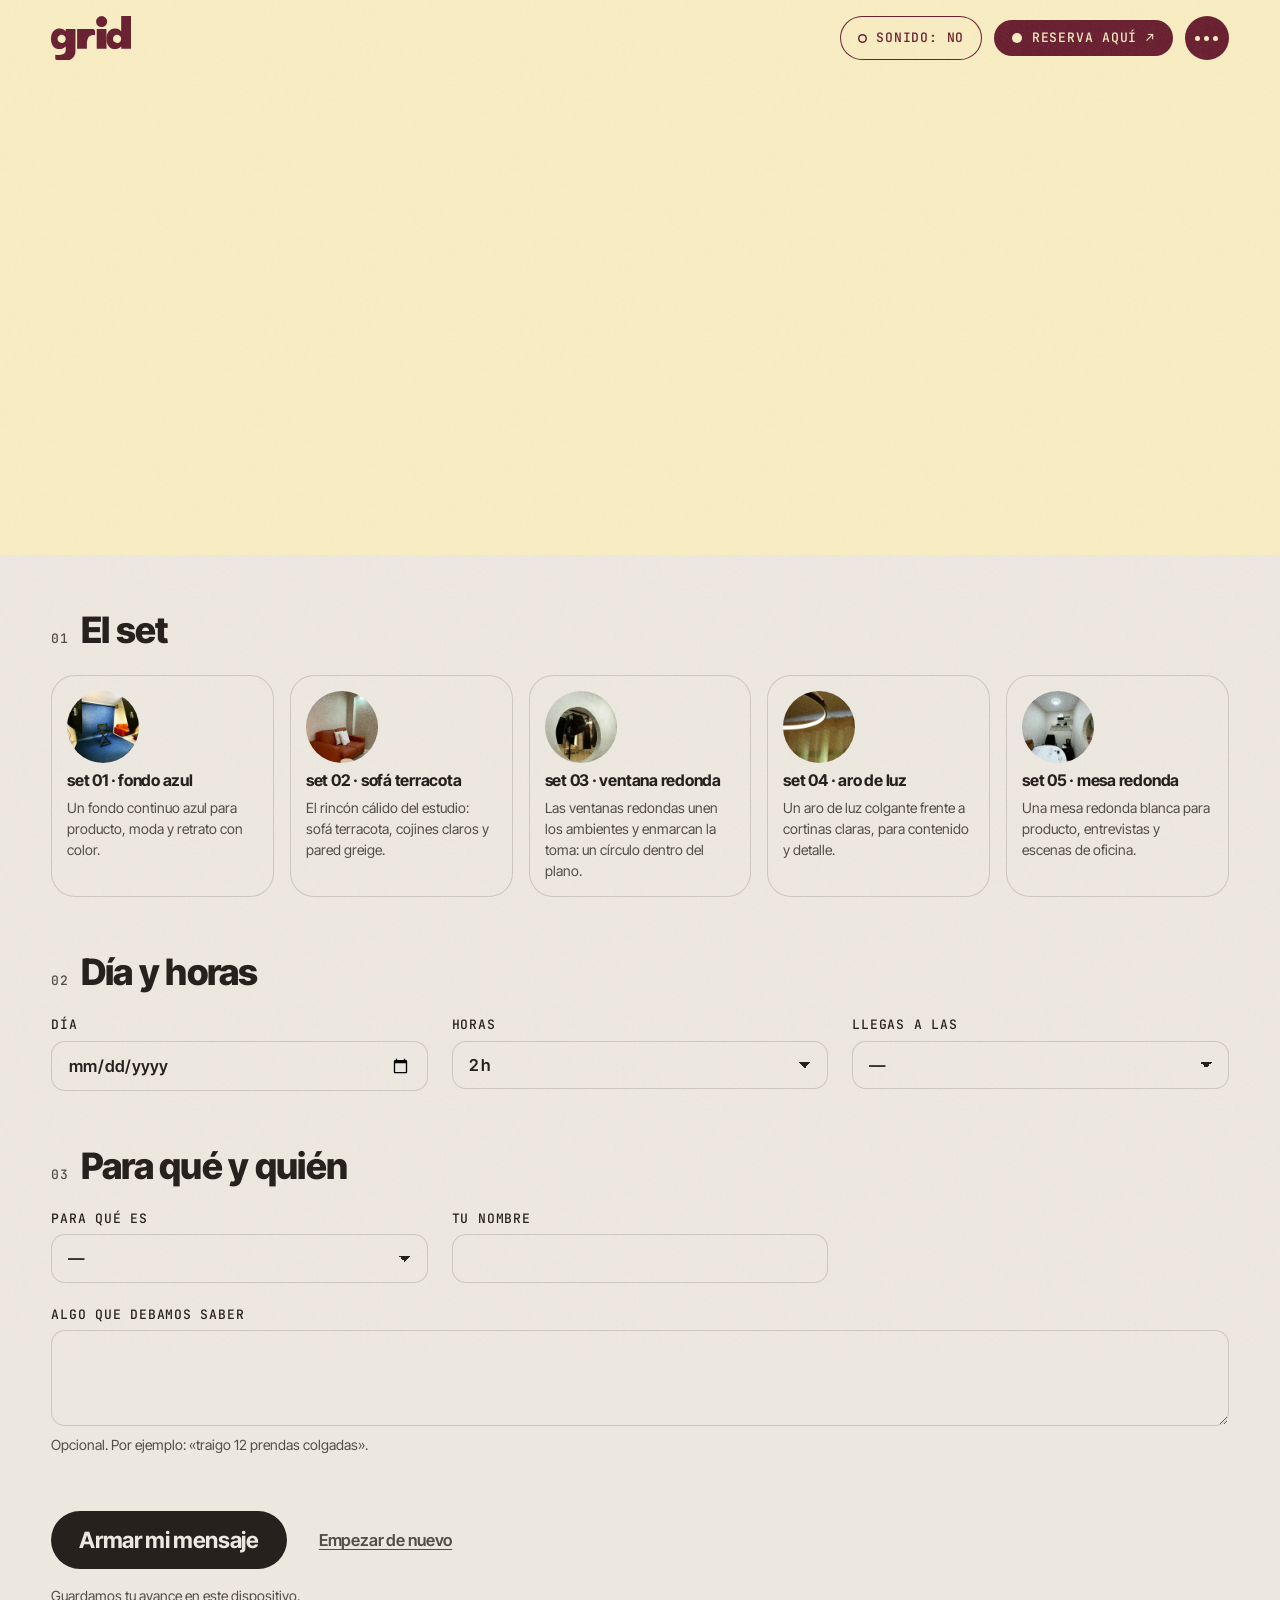
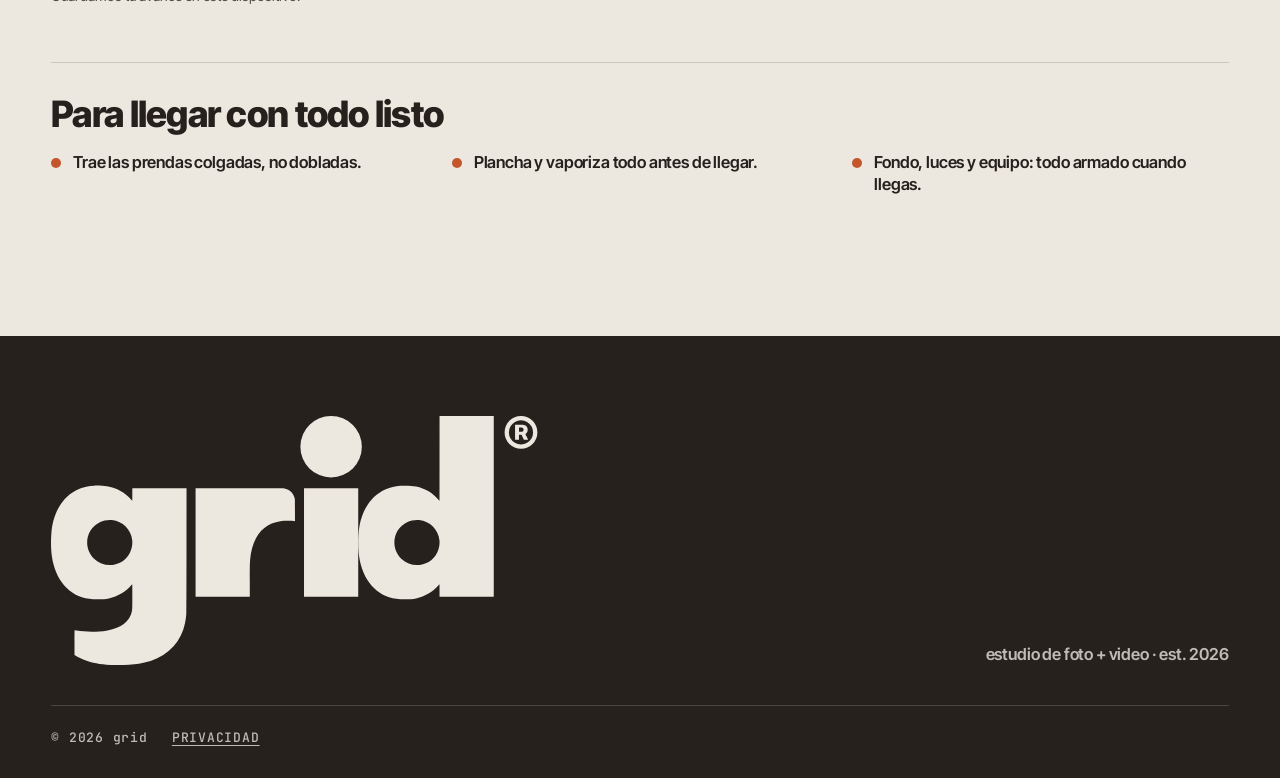
<file: reservar/index.html>
<!DOCTYPE html><html lang="es-419" data-theme="greige" class="intertight_96eeb402-module__Ux_foW__variable jetbrainsmono_b19711b-module__cCey7q__variable"><head><meta charSet="utf-8"/><meta name="viewport" content="width=device-width, initial-scale=1, viewport-fit=cover"/><link rel="preload" href="/_next/static/media/InterTight_Variable_latin-s.p.0gz_anqbjb07q.woff2" as="font" crossorigin="" type="font/woff2"/><link rel="stylesheet" href="/_next/static/chunks/1_h2i5achep-6.css" data-precedence="next"/><link rel="stylesheet" href="/_next/static/chunks/2gbwnuaeeamhz.css" data-precedence="next"/><link rel="stylesheet" href="/_next/static/chunks/2877_smtu-dzu.css" data-precedence="next"/><link rel="preload" as="script" fetchPriority="low" href="/_next/static/chunks/310vm2bl3xxpt.js"/><script src="/_next/static/chunks/19mx3mg6lkumu.js" async=""></script><script src="/_next/static/chunks/1rj7ns8rte9vc.js" async=""></script><script src="/_next/static/chunks/0erpg4rnzkm4w.js" async=""></script><script src="/_next/static/chunks/turbopack-1g4yvkg6ged8k.js" async=""></script><script src="/_next/static/chunks/37tjrr2913_om.js" async=""></script><script src="/_next/static/chunks/18n_e5sf_8us0.js" async=""></script><script src="/_next/static/chunks/3bxz19k2f82j2.js" async=""></script><script src="/_next/static/chunks/3s2a4gw9b8f6t.js" async=""></script><script src="/_next/static/chunks/05jirf-i59snj.js" async=""></script><meta name="theme-color" content="#d5ccbf"/><meta name="color-scheme" content="light"/><title>Reserva tu set · grid</title><meta name="description" content="Elige el set, el día y las horas, y envía tu solicitud por WhatsApp o correo. Fondo, luces y equipo listos cuando llegas. Te respondemos hoy."/><meta name="application-name" content="grid"/><link rel="manifest" href="/manifest.webmanifest"/><link rel="canonical" href="https://gridstudio.website/reservar/"/><meta property="og:title" content="Reserva tu set"/><meta property="og:description" content="Elige el set, el día y las horas, y envía tu solicitud por WhatsApp o correo. Fondo, luces y equipo listos cuando llegas. Te respondemos hoy."/><meta property="og:url" content="https://gridstudio.website/reservar/"/><meta property="og:site_name" content="grid"/><meta property="og:locale" content="es_419"/><meta property="og:image" content="https://gridstudio.website/og/default.png"/><meta property="og:image:width" content="1200"/><meta property="og:image:height" content="630"/><meta property="og:image:alt" content="grid · Tu set, tu luz."/><meta property="og:type" content="website"/><meta name="twitter:card" content="summary_large_image"/><meta name="twitter:title" content="Reserva tu set"/><meta name="twitter:description" content="Elige el set, el día y las horas, y envía tu solicitud por WhatsApp o correo. Fondo, luces y equipo listos cuando llegas. Te respondemos hoy."/><meta name="twitter:image" content="https://gridstudio.website/og/default.png"/><link rel="icon" href="/icon.svg?icon.0i_2m-ega3l_j.svg" sizes="any" type="image/svg+xml"/><link rel="apple-touch-icon" href="/apple-icon.png?apple-icon.1qgvf6ah559ys.png" sizes="180x180" type="image/png"/><meta name="next-size-adjust" content=""/><script>(function(){try{var d=document.documentElement,p=null;try{p=localStorage.getItem('grid.motion')}catch(e){}var r=window.matchMedia('(prefers-reduced-motion: reduce)').matches;var on=p?p==='on':!r;d.setAttribute('data-motion',on?'on':'off');var s=null;try{s=sessionStorage.getItem('grid.preloaded')}catch(e){}if(s||!on)d.setAttribute('data-preloaded','');d.classList.add('js')}catch(e){}})();</script><script src="/_next/static/chunks/0cz1d0mv5g_q7.js" noModule=""></script></head><body><div hidden=""><!--$--><!--/$--></div><a class="styles-module-scss-module__k9gYQq__skip" href="#contenido">Saltar al contenido</a><header class="styles-module-scss-module__G8U5Rq__header" data-theme="greige"><a class="styles-module-scss-module__G8U5Rq__home" aria-label="grid, ir al inicio" href="/"><svg class="styles-module-scss-module__G8U5Rq__logo" viewBox="0 -1000 2450 1378.1" fill="currentColor" role="img" aria-label="grid" focusable="false"><path d="M238.8 -614.6C210.7 -612.8 190.5 -609 168.8 -601.6C74.6 -569.3 13.1 -477.8 2.2 -353.8C-1.5 -311.6 -0.5 -260.9 4.8 -224.4C23.8 -91.9 100.2 -4.5 211.6 11.9C227.7 14.2 234.9 14.7 258.8 14.7C286.4 14.7 300.6 13.4 320.3 9.4C369.3 -0.7 413.8 -27 445.3 -64.3L449.7 -69.5L449.9 -5.6C450.1 61.1 449.8 69.4 447.4 81.8C436.8 136.9 386.7 174.6 306.5 187.8C261.5 195.1 186.8 195 141.9 187.4C135.9 186.4 130.8 185.6 130.5 185.6C130.2 185.6 130 216.4 130 254L130 322.3L132.3 323.9C147.6 333.9 176.9 347.4 200.8 355.2C249.7 371.4 300.6 378.1 375 378.1C432.6 378.1 471.5 374.6 511.8 365.6C621.6 341.2 699.8 276 731.6 182.2C740.9 155 745.4 132.2 748.9 94.4C749.4 88.6 749.7 -2.8 749.8 -256.8L750 -600L600 -600L450 -600L449.9 -565.2L449.7 -530.5L445.3 -535.7C411.2 -576.1 363.2 -602.8 308.6 -611.5C292.7 -614.1 255.4 -615.8 238.8 -614.6ZM337.4 -424.4C397 -418 443 -372 449.4 -312.4C451.8 -289.9 447.4 -266 437.2 -245.3C399.7 -168.9 299.3 -151.2 238.2 -210.3C175.9 -270.6 192.3 -373.9 270.3 -412.3C291.1 -422.4 314.9 -426.8 337.4 -424.4Z" data-logo-letter="g"></path><path d="M800 -300L800 0L950 0L1100 0L1100 -85.2C1100 -169.3 1100.3 -187.1 1102.2 -207.8C1113.2 -329.8 1173.4 -405.2 1269.4 -417.8C1290.2 -420.5 1322.9 -420.8 1345.8 -418.4L1350 -417.9L1350 -476.6C1350 -525.1 1349.8 -536.3 1349.1 -540.9C1344.2 -570.9 1320.9 -594.2 1290.9 -599.1C1286.1 -599.9 1252.7 -600 1042.7 -600L800 -600L800 -300Z" data-logo-letter="r"></path><path d="M1400 -300L1400 0L1550 0L1700 0L1700 -300L1700 -600L1550 -600L1400 -600L1400 -300Z" data-logo-letter="i"></path><path d="M2149.9 -765.2L2149.7 -530.5L2145.3 -535.7C2113.8 -573 2069.2 -599.3 2020.3 -609.4C2000.6 -613.4 1986.4 -614.7 1958.8 -614.7C1934.9 -614.7 1927.7 -614.3 1911.6 -611.9C1800.2 -595.5 1723.8 -508.1 1704.8 -375.6C1698.4 -331.4 1698.4 -268.6 1704.8 -224.4C1723.8 -91.9 1800.2 -4.5 1911.6 11.9C1927.7 14.2 1934.9 14.7 1958.8 14.7C1986.4 14.7 2000.6 13.4 2020.3 9.4C2069.2 -0.7 2113.8 -27 2145.3 -64.3L2149.7 -69.5L2149.9 -34.8L2150 0L2300 0L2450 0L2450 -500L2450 -1000L2300 -1000L2150 -1000L2149.9 -765.2ZM2037.4 -424.4C2097 -418 2143 -372 2149.4 -312.4C2151.8 -289.9 2147.4 -266 2137.2 -245.3C2099.7 -168.9 1999.2 -151.2 1938.2 -210.3C1875.9 -270.6 1892.3 -373.9 1970.3 -412.3C1991.1 -422.4 2014.9 -426.8 2037.4 -424.4Z" data-logo-letter="d"></path><circle cx="1550" cy="-830" r="170" data-logo-dot="true"></circle></svg></a><nav class="styles-module-scss-module__G8U5Rq__actions" aria-label="Principal"><button type="button" class="styles-module-scss-module__nOiM7G__toggle styles-module-scss-module__G8U5Rq__sound" aria-pressed="false"><span class="styles-module-scss-module__nOiM7G__dot" aria-hidden="true"></span>sonido: no</button><a class="styles-module-scss-module__G8U5Rq__book" href="/reservar/"><span class="styles-module-scss-module__Di33fq__pill"><span class="styles-module-scss-module__Di33fq__dot" data-pill-dot="true" aria-hidden="true"></span>Reserva aquí ↗</span></a><button type="button" class="styles-module-scss-module___GlnNW__button" aria-expanded="false" aria-haspopup="dialog" aria-label="Menú"><span class="styles-module-scss-module___GlnNW__dot"></span><span class="styles-module-scss-module___GlnNW__dot"></span><span class="styles-module-scss-module___GlnNW__dot"></span></button></nav><dialog class="styles-module-scss-module__oCMpJa__menu" data-theme="tinta" aria-label="Menú"><div class="styles-module-scss-module__oCMpJa__top"><svg class="styles-module-scss-module__oCMpJa__logo" viewBox="0 -1000 2450 1378.1" fill="currentColor" role="img" aria-label="grid" focusable="false"><path d="M238.8 -614.6C210.7 -612.8 190.5 -609 168.8 -601.6C74.6 -569.3 13.1 -477.8 2.2 -353.8C-1.5 -311.6 -0.5 -260.9 4.8 -224.4C23.8 -91.9 100.2 -4.5 211.6 11.9C227.7 14.2 234.9 14.7 258.8 14.7C286.4 14.7 300.6 13.4 320.3 9.4C369.3 -0.7 413.8 -27 445.3 -64.3L449.7 -69.5L449.9 -5.6C450.1 61.1 449.8 69.4 447.4 81.8C436.8 136.9 386.7 174.6 306.5 187.8C261.5 195.1 186.8 195 141.9 187.4C135.9 186.4 130.8 185.6 130.5 185.6C130.2 185.6 130 216.4 130 254L130 322.3L132.3 323.9C147.6 333.9 176.9 347.4 200.8 355.2C249.7 371.4 300.6 378.1 375 378.1C432.6 378.1 471.5 374.6 511.8 365.6C621.6 341.2 699.8 276 731.6 182.2C740.9 155 745.4 132.2 748.9 94.4C749.4 88.6 749.7 -2.8 749.8 -256.8L750 -600L600 -600L450 -600L449.9 -565.2L449.7 -530.5L445.3 -535.7C411.2 -576.1 363.2 -602.8 308.6 -611.5C292.7 -614.1 255.4 -615.8 238.8 -614.6ZM337.4 -424.4C397 -418 443 -372 449.4 -312.4C451.8 -289.9 447.4 -266 437.2 -245.3C399.7 -168.9 299.3 -151.2 238.2 -210.3C175.9 -270.6 192.3 -373.9 270.3 -412.3C291.1 -422.4 314.9 -426.8 337.4 -424.4Z" data-logo-letter="g"></path><path d="M800 -300L800 0L950 0L1100 0L1100 -85.2C1100 -169.3 1100.3 -187.1 1102.2 -207.8C1113.2 -329.8 1173.4 -405.2 1269.4 -417.8C1290.2 -420.5 1322.9 -420.8 1345.8 -418.4L1350 -417.9L1350 -476.6C1350 -525.1 1349.8 -536.3 1349.1 -540.9C1344.2 -570.9 1320.9 -594.2 1290.9 -599.1C1286.1 -599.9 1252.7 -600 1042.7 -600L800 -600L800 -300Z" data-logo-letter="r"></path><path d="M1400 -300L1400 0L1550 0L1700 0L1700 -300L1700 -600L1550 -600L1400 -600L1400 -300Z" data-logo-letter="i"></path><path d="M2149.9 -765.2L2149.7 -530.5L2145.3 -535.7C2113.8 -573 2069.2 -599.3 2020.3 -609.4C2000.6 -613.4 1986.4 -614.7 1958.8 -614.7C1934.9 -614.7 1927.7 -614.3 1911.6 -611.9C1800.2 -595.5 1723.8 -508.1 1704.8 -375.6C1698.4 -331.4 1698.4 -268.6 1704.8 -224.4C1723.8 -91.9 1800.2 -4.5 1911.6 11.9C1927.7 14.2 1934.9 14.7 1958.8 14.7C1986.4 14.7 2000.6 13.4 2020.3 9.4C2069.2 -0.7 2113.8 -27 2145.3 -64.3L2149.7 -69.5L2149.9 -34.8L2150 0L2300 0L2450 0L2450 -500L2450 -1000L2300 -1000L2150 -1000L2149.9 -765.2ZM2037.4 -424.4C2097 -418 2143 -372 2149.4 -312.4C2151.8 -289.9 2147.4 -266 2137.2 -245.3C2099.7 -168.9 1999.2 -151.2 1938.2 -210.3C1875.9 -270.6 1892.3 -373.9 1970.3 -412.3C1991.1 -422.4 2014.9 -426.8 2037.4 -424.4Z" data-logo-letter="d"></path><circle cx="1550" cy="-830" r="170" data-logo-dot="true"></circle></svg><button type="button" class="styles-module-scss-module__oCMpJa__close" aria-label="Cerrar menú" data-menu-close="true"><span aria-hidden="true">×</span></button></div><div class="styles-module-scss-module__oCMpJa__takes"><p class="styles-module-scss-module__oCMpJa__kicker" data-menu-fade="true">Tomas</p><ol class="styles-module-scss-module__FCKAsW__list"><li><a class="styles-module-scss-module__FCKAsW__take" href="/#apertura"><span class="styles-module-scss-module__FCKAsW__mask"><span class="styles-module-scss-module__FCKAsW__line" data-menu-item="true"><span class="styles-module-scss-module__FCKAsW__number">01</span><span class="styles-module-scss-module__FCKAsW__title">Apertura</span></span></span></a></li><li><a class="styles-module-scss-module__FCKAsW__take" href="/#manifiesto"><span class="styles-module-scss-module__FCKAsW__mask"><span class="styles-module-scss-module__FCKAsW__line" data-menu-item="true"><span class="styles-module-scss-module__FCKAsW__number">02</span><span class="styles-module-scss-module__FCKAsW__title">Manifiesto</span></span></span></a></li><li><a class="styles-module-scss-module__FCKAsW__take" href="/#los-sets"><span class="styles-module-scss-module__FCKAsW__mask"><span class="styles-module-scss-module__FCKAsW__line" data-menu-item="true"><span class="styles-module-scss-module__FCKAsW__number">03</span><span class="styles-module-scss-module__FCKAsW__title">Los sets</span></span></span></a></li><li><a class="styles-module-scss-module__FCKAsW__take" href="/#hoja-de-contactos"><span class="styles-module-scss-module__FCKAsW__mask"><span class="styles-module-scss-module__FCKAsW__line" data-menu-item="true"><span class="styles-module-scss-module__FCKAsW__number">04</span><span class="styles-module-scss-module__FCKAsW__title">Hoja de contactos</span></span></span></a></li><li><a class="styles-module-scss-module__FCKAsW__take" href="/#hacemos"><span class="styles-module-scss-module__FCKAsW__mask"><span class="styles-module-scss-module__FCKAsW__line" data-menu-item="true"><span class="styles-module-scss-module__FCKAsW__number">05</span><span class="styles-module-scss-module__FCKAsW__title">Hacemos</span></span></span></a></li><li><a class="styles-module-scss-module__FCKAsW__take" href="/#reserva"><span class="styles-module-scss-module__FCKAsW__mask"><span class="styles-module-scss-module__FCKAsW__line" data-menu-item="true"><span class="styles-module-scss-module__FCKAsW__number">06</span><span class="styles-module-scss-module__FCKAsW__title">Reserva por hora</span></span></span></a></li><li><a class="styles-module-scss-module__FCKAsW__take" href="/#cierre"><span class="styles-module-scss-module__FCKAsW__mask"><span class="styles-module-scss-module__FCKAsW__line" data-menu-item="true"><span class="styles-module-scss-module__FCKAsW__number">07</span><span class="styles-module-scss-module__FCKAsW__title">Cierre</span></span></span></a></li></ol></div><div class="styles-module-scss-module__oCMpJa__bottom" data-menu-fade="true"><a href="/reservar/"><span class="styles-module-scss-module__Di33fq__pill"><span class="styles-module-scss-module__Di33fq__dot" data-pill-dot="true" aria-hidden="true"></span>Reserva aquí ↗</span></a><button type="button" class="styles-module-scss-module__DWw_gG__toggle" aria-pressed="true">movimiento: no</button><button type="button" class="styles-module-scss-module__nOiM7G__toggle" aria-pressed="false"><span class="styles-module-scss-module__nOiM7G__dot" aria-hidden="true"></span>sonido: no</button><a class="styles-module-scss-module__oCMpJa__legal" href="/privacidad/">Privacidad</a></div></dialog></header><main id="contenido" tabindex="-1"><section class="styles-module-scss-module__zfmoaq__head" data-theme="mantequilla" aria-labelledby="reserva-titulo"><div class="styles-module-scss-module__zfmoaq__inner"><span data-enter="fade"><span class="styles-module-scss-module__Di33fq__pill"><span class="styles-module-scss-module__Di33fq__dot" data-pill-dot="true" aria-hidden="true"></span>reservas por hora</span></span><h1 id="reserva-titulo" class="styles-module-scss-module__zfmoaq__title"><span class="styles-module-scss-module__zfmoaq__mask"><span class="styles-module-scss-module__zfmoaq__maskInner" data-enter="rise">Reserva tu set.</span></span></h1><p class="styles-module-scss-module__zfmoaq__lead" data-enter="fade">Elige el set, el día y las horas. Te armamos el mensaje y lo envías por WhatsApp o correo. Te respondemos hoy.</p></div></section><section class="styles-module-scss-module__O-P8Ta__body" data-theme="claro" aria-label="Formulario de reserva"><div class="styles-module-scss-module__O-P8Ta__bodyInner"><form class="styles-module-scss-module__N-9WUW__form" noValidate=""><fieldset class="styles-module-scss-module__N-9WUW__step"><legend class="styles-module-scss-module__N-9WUW__legend"><span class="styles-module-scss-module__N-9WUW__stepNumber">01</span> <!-- -->El set</legend><div class="styles-module-scss-module__d_KI-q__picker" role="radiogroup"><ul class="styles-module-scss-module__d_KI-q__list"><li><label class="styles-module-scss-module__d_KI-q__option"><input id="reserva-set" class="styles-module-scss-module__d_KI-q__radio" type="radio" name="set" value="fondo-azul"/><span class="styles-module-scss-module__d_KI-q__photo"><figure class="styles-module-scss-module__cJDTKq__circle"><img class="styles-module-scss-module__cJDTKq__image" src="/media/fotos/fondo-azul-720.webp" srcSet="/media/fotos/fondo-azul-720.webp 720w, /media/fotos/fondo-azul-1440.webp 1440w" sizes="120px" width="1620" height="2160" alt="Fondo azul continuo con una silla de director y dos softbox encendidos." loading="lazy" fetchPriority="auto" decoding="async"/></figure></span><span class="styles-module-scss-module__d_KI-q__label">set 01 · fondo azul</span><span class="styles-module-scss-module__d_KI-q__summary">Un fondo continuo azul para producto, moda y retrato con color.</span></label></li><li><label class="styles-module-scss-module__d_KI-q__option"><input id="reserva-set-sofa-terracota" class="styles-module-scss-module__d_KI-q__radio" type="radio" name="set" value="sofa-terracota"/><span class="styles-module-scss-module__d_KI-q__photo"><figure class="styles-module-scss-module__cJDTKq__circle"><img class="styles-module-scss-module__cJDTKq__image" src="/media/fotos/sofa-720.webp" srcSet="/media/fotos/sofa-720.webp 720w, /media/fotos/sofa-1440.webp 1440w" sizes="120px" width="1216" height="2160" alt="Sofá terracota con cojines blancos contra la pared greige, junto a un arco redondo." loading="lazy" fetchPriority="auto" decoding="async"/></figure></span><span class="styles-module-scss-module__d_KI-q__label">set 02 · sofá terracota</span><span class="styles-module-scss-module__d_KI-q__summary">El rincón cálido del estudio: sofá terracota, cojines claros y pared greige.</span></label></li><li><label class="styles-module-scss-module__d_KI-q__option"><input id="reserva-set-ventana-redonda" class="styles-module-scss-module__d_KI-q__radio" type="radio" name="set" value="ventana-redonda"/><span class="styles-module-scss-module__d_KI-q__photo"><figure class="styles-module-scss-module__cJDTKq__circle"><img class="styles-module-scss-module__cJDTKq__image" src="/media/fotos/ventana-redonda-720.webp" srcSet="/media/fotos/ventana-redonda-720.webp 720w, /media/fotos/ventana-redonda-1440.webp 1440w" sizes="120px" width="1216" height="2160" alt="Ventana redonda en la pared greige, con un softbox del otro lado." loading="lazy" fetchPriority="auto" decoding="async"/></figure></span><span class="styles-module-scss-module__d_KI-q__label">set 03 · ventana redonda</span><span class="styles-module-scss-module__d_KI-q__summary">Las ventanas redondas unen los ambientes y enmarcan la toma: un círculo dentro del plano.</span></label></li><li><label class="styles-module-scss-module__d_KI-q__option"><input id="reserva-set-aro-de-luz" class="styles-module-scss-module__d_KI-q__radio" type="radio" name="set" value="aro-de-luz"/><span class="styles-module-scss-module__d_KI-q__photo"><figure class="styles-module-scss-module__cJDTKq__circle"><img class="styles-module-scss-module__cJDTKq__image" src="/media/fotos/aro-de-luz-720.webp" srcSet="/media/fotos/aro-de-luz-720.webp 720w, /media/fotos/aro-de-luz-1440.webp 1440w" sizes="120px" width="1440" height="2160" alt="Aro de luz colgante encendido frente a cortinas claras." loading="lazy" fetchPriority="auto" decoding="async"/></figure></span><span class="styles-module-scss-module__d_KI-q__label">set 04 · aro de luz</span><span class="styles-module-scss-module__d_KI-q__summary">Un aro de luz colgante frente a cortinas claras, para contenido y detalle.</span></label></li><li><label class="styles-module-scss-module__d_KI-q__option"><input id="reserva-set-mesa-redonda" class="styles-module-scss-module__d_KI-q__radio" type="radio" name="set" value="mesa-redonda"/><span class="styles-module-scss-module__d_KI-q__photo"><figure class="styles-module-scss-module__cJDTKq__circle"><img class="styles-module-scss-module__cJDTKq__image" src="/media/fotos/mesa-redonda-720.webp" srcSet="/media/fotos/mesa-redonda-720.webp 720w, /media/fotos/mesa-redonda-1440.webp 1440w" sizes="120px" width="1620" height="2160" alt="Mesa redonda blanca con una silla y una repisa en un ambiente claro del estudio." loading="lazy" fetchPriority="auto" decoding="async"/></figure></span><span class="styles-module-scss-module__d_KI-q__label">set 05 · mesa redonda</span><span class="styles-module-scss-module__d_KI-q__summary">Una mesa redonda blanca para producto, entrevistas y escenas de oficina.</span></label></li></ul></div></fieldset><fieldset class="styles-module-scss-module__N-9WUW__step"><legend class="styles-module-scss-module__N-9WUW__legend"><span class="styles-module-scss-module__N-9WUW__stepNumber">02</span> <!-- -->Día y horas</legend><div class="styles-module-scss-module__N-9WUW__row"><div class="styles-module-scss-module__RO7pya__field"><label class="styles-module-scss-module__RO7pya__label" for="reserva-dia">Día</label><input id="reserva-dia" type="date" aria-invalid="false" required="" value=""/></div><div class="styles-module-scss-module__RO7pya__field"><label class="styles-module-scss-module__RO7pya__label" for="reserva-horas">Horas</label><select id="reserva-horas"><option value="1">1<!-- --> h</option><option value="2" selected="">2<!-- --> h</option><option value="3">3<!-- --> h</option><option value="4">4<!-- --> h</option><option value="5">5<!-- --> h</option><option value="6">6<!-- --> h</option><option value="7">7<!-- --> h</option><option value="8">8<!-- --> h</option></select></div><div class="styles-module-scss-module__RO7pya__field"><label class="styles-module-scss-module__RO7pya__label" for="reserva-llegada">Llegas a las</label><select id="reserva-llegada" aria-invalid="false" required=""><option value="" selected="">—</option><option value="8">8<!-- -->:00 h</option><option value="9">9<!-- -->:00 h</option><option value="10">10<!-- -->:00 h</option><option value="11">11<!-- -->:00 h</option><option value="12">12<!-- -->:00 h</option><option value="13">13<!-- -->:00 h</option><option value="14">14<!-- -->:00 h</option><option value="15">15<!-- -->:00 h</option><option value="16">16<!-- -->:00 h</option><option value="17">17<!-- -->:00 h</option><option value="18">18<!-- -->:00 h</option></select></div></div></fieldset><fieldset class="styles-module-scss-module__N-9WUW__step"><legend class="styles-module-scss-module__N-9WUW__legend"><span class="styles-module-scss-module__N-9WUW__stepNumber">03</span> <!-- -->Para qué y quién</legend><div class="styles-module-scss-module__N-9WUW__row"><div class="styles-module-scss-module__RO7pya__field"><label class="styles-module-scss-module__RO7pya__label" for="reserva-para">Para qué es</label><select id="reserva-para"><option value="" selected="">—</option><option value="alquiler">Solo el set</option><option value="campanas">Campaña</option><option value="catalogo">Catálogo</option><option value="retrato">Retrato</option><option value="contenido">Contenido para redes</option></select></div><div class="styles-module-scss-module__RO7pya__field"><label class="styles-module-scss-module__RO7pya__label" for="reserva-nombre">Tu nombre</label><input id="reserva-nombre" type="text" autoComplete="name" aria-invalid="false" required="" value=""/></div></div><div class="styles-module-scss-module__RO7pya__field"><label class="styles-module-scss-module__RO7pya__label" for="reserva-nota">Algo que debamos saber</label><textarea id="reserva-nota" aria-describedby="reserva-nota-pista"></textarea><p id="reserva-nota-pista" class="styles-module-scss-module__RO7pya__hint">Opcional. Por ejemplo: «traigo 12 prendas colgadas».</p></div></fieldset><div class="styles-module-scss-module__N-9WUW__actions"><div class="styles-module-scss-module__N-9WUW__buttons"><button type="submit" class="styles-module-scss-module__N-9WUW__prepare">Armar mi mensaje</button><button type="button" class="styles-module-scss-module__N-9WUW__reset">Empezar de nuevo</button></div><p class="styles-module-scss-module__N-9WUW__saved">Guardamos tu avance en este dispositivo.</p></div></form><aside class="styles-module-scss-module__Q-2zOG__tips" aria-labelledby="consejos-titulo"><h2 id="consejos-titulo" class="styles-module-scss-module__Q-2zOG__title">Para llegar con todo listo</h2><ul class="styles-module-scss-module__Q-2zOG__list"><li class="styles-module-scss-module__Q-2zOG__item"><span class="styles-module-scss-module__Q-2zOG__dot" aria-hidden="true"></span>Trae las prendas colgadas, no dobladas.</li><li class="styles-module-scss-module__Q-2zOG__item"><span class="styles-module-scss-module__Q-2zOG__dot" aria-hidden="true"></span>Plancha y vaporiza todo antes de llegar.</li><li class="styles-module-scss-module__Q-2zOG__item"><span class="styles-module-scss-module__Q-2zOG__dot" aria-hidden="true"></span>Fondo, luces y equipo: todo armado cuando llegas.</li></ul></aside></div></section><!--$--><!--/$--></main><footer class="styles-module-scss-module__1slC6W__footer" data-theme="tinta"><div class="styles-module-scss-module__1slC6W__inner"><dl class="styles-module-scss-module__1slC6W__contact"></dl><div class="styles-module-scss-module__1slC6W__signature"><svg class="styles-module-scss-module__1slC6W__logo" viewBox="0 -1000 2691.4 1378.1" fill="currentColor" role="img" aria-label="grid" focusable="false"><path d="M238.8 -614.6C210.7 -612.8 190.5 -609 168.8 -601.6C74.6 -569.3 13.1 -477.8 2.2 -353.8C-1.5 -311.6 -0.5 -260.9 4.8 -224.4C23.8 -91.9 100.2 -4.5 211.6 11.9C227.7 14.2 234.9 14.7 258.8 14.7C286.4 14.7 300.6 13.4 320.3 9.4C369.3 -0.7 413.8 -27 445.3 -64.3L449.7 -69.5L449.9 -5.6C450.1 61.1 449.8 69.4 447.4 81.8C436.8 136.9 386.7 174.6 306.5 187.8C261.5 195.1 186.8 195 141.9 187.4C135.9 186.4 130.8 185.6 130.5 185.6C130.2 185.6 130 216.4 130 254L130 322.3L132.3 323.9C147.6 333.9 176.9 347.4 200.8 355.2C249.7 371.4 300.6 378.1 375 378.1C432.6 378.1 471.5 374.6 511.8 365.6C621.6 341.2 699.8 276 731.6 182.2C740.9 155 745.4 132.2 748.9 94.4C749.4 88.6 749.7 -2.8 749.8 -256.8L750 -600L600 -600L450 -600L449.9 -565.2L449.7 -530.5L445.3 -535.7C411.2 -576.1 363.2 -602.8 308.6 -611.5C292.7 -614.1 255.4 -615.8 238.8 -614.6ZM337.4 -424.4C397 -418 443 -372 449.4 -312.4C451.8 -289.9 447.4 -266 437.2 -245.3C399.7 -168.9 299.3 -151.2 238.2 -210.3C175.9 -270.6 192.3 -373.9 270.3 -412.3C291.1 -422.4 314.9 -426.8 337.4 -424.4Z" data-logo-letter="g"></path><path d="M800 -300L800 0L950 0L1100 0L1100 -85.2C1100 -169.3 1100.3 -187.1 1102.2 -207.8C1113.2 -329.8 1173.4 -405.2 1269.4 -417.8C1290.2 -420.5 1322.9 -420.8 1345.8 -418.4L1350 -417.9L1350 -476.6C1350 -525.1 1349.8 -536.3 1349.1 -540.9C1344.2 -570.9 1320.9 -594.2 1290.9 -599.1C1286.1 -599.9 1252.7 -600 1042.7 -600L800 -600L800 -300Z" data-logo-letter="r"></path><path d="M1400 -300L1400 0L1550 0L1700 0L1700 -300L1700 -600L1550 -600L1400 -600L1400 -300Z" data-logo-letter="i"></path><path d="M2149.9 -765.2L2149.7 -530.5L2145.3 -535.7C2113.8 -573 2069.2 -599.3 2020.3 -609.4C2000.6 -613.4 1986.4 -614.7 1958.8 -614.7C1934.9 -614.7 1927.7 -614.3 1911.6 -611.9C1800.2 -595.5 1723.8 -508.1 1704.8 -375.6C1698.4 -331.4 1698.4 -268.6 1704.8 -224.4C1723.8 -91.9 1800.2 -4.5 1911.6 11.9C1927.7 14.2 1934.9 14.7 1958.8 14.7C1986.4 14.7 2000.6 13.4 2020.3 9.4C2069.2 -0.7 2113.8 -27 2145.3 -64.3L2149.7 -69.5L2149.9 -34.8L2150 0L2300 0L2450 0L2450 -500L2450 -1000L2300 -1000L2150 -1000L2149.9 -765.2ZM2037.4 -424.4C2097 -418 2143 -372 2149.4 -312.4C2151.8 -289.9 2147.4 -266 2137.2 -245.3C2099.7 -168.9 1999.2 -151.2 1938.2 -210.3C1875.9 -270.6 1892.3 -373.9 1970.3 -412.3C1991.1 -422.4 2014.9 -426.8 2037.4 -424.4Z" data-logo-letter="d"></path><circle cx="1550" cy="-830" r="170" data-logo-dot="true"></circle><path d="M2567.8 -868.4V-952H2608.8Q2616.7 -952.1 2623.3 -948.9Q2629.9 -945.6 2633.9 -939.4Q2637.8 -933.3 2637.8 -924.5Q2637.8 -915.6 2633.7 -909.3Q2629.6 -902.9 2622.9 -899.7Q2616.1 -896.6 2607.9 -896.6H2579.8V-912.3H2603.2Q2608 -912.3 2611.5 -915.3Q2614.9 -918.3 2614.9 -924.5Q2614.9 -930.7 2611.4 -933.3Q2607.9 -936 2603.3 -936.1H2589.6V-868.4ZM2621.3 -907 2640.5 -868.4H2616.5L2598.7 -907ZM2600.6 -818.4Q2581.9 -818.4 2565.4 -825.5Q2549 -832.6 2536.5 -845.1Q2524 -857.6 2517 -874Q2510 -890.5 2510 -909.2Q2510 -927.9 2517 -944.4Q2524 -960.8 2536.5 -973.3Q2549 -985.8 2565.4 -992.9Q2581.9 -1000 2600.6 -1000Q2619.5 -1000 2635.9 -992.9Q2652.4 -985.8 2664.9 -973.3Q2677.3 -960.8 2684.4 -944.4Q2691.4 -927.9 2691.4 -909.2Q2691.4 -890.5 2684.4 -874Q2677.4 -857.6 2664.9 -845.1Q2652.5 -832.6 2636 -825.5Q2619.5 -818.4 2600.6 -818.4ZM2600.6 -842.5Q2619.2 -842.5 2634.4 -851.5Q2649.6 -860.5 2658.5 -875.6Q2667.5 -890.8 2667.5 -909.2Q2667.5 -927.7 2658.5 -942.9Q2649.5 -958 2634.3 -967Q2619.1 -976 2600.6 -975.9Q2582.2 -976 2567 -967Q2551.9 -958 2542.9 -942.9Q2533.9 -927.7 2533.9 -909.2Q2533.9 -890.8 2542.9 -875.6Q2551.9 -860.4 2567 -851.5Q2582.2 -842.5 2600.6 -842.5Z" data-logo-reg="true"></path></svg><p class="styles-module-scss-module__1slC6W__firma">estudio de foto + video · est. 2026</p></div><div class="styles-module-scss-module__1slC6W__legal"><p>© <!-- -->2026<!-- --> <span class="styles-module-scss-module__1slC6W__brand">grid</span></p><a class="styles-module-scss-module__1slC6W__link" href="/privacidad/">Privacidad</a></div></div></footer><div class="styles-module-scss-module__R9XM3q__preloader" aria-hidden="true"><div class="styles-module-scss-module__R9XM3q__panel" data-pre-panel="true" data-theme="greige"><div class="styles-module-scss-module__OxXQIW__sting styles-module-scss-module__R9XM3q__sting" data-sting="true"><svg class="styles-module-scss-module__OxXQIW__logo" viewBox="0 -1000 2691.4 1378.1" fill="currentColor" role="img" aria-label="grid" focusable="false"><defs><clipPath id="cuadro-_R_ldb_"><rect x="0" y="-1000" width="2450" height="1378.1"></rect></clipPath></defs><g class="styles-module-scss-module__OxXQIW__guides" data-sting-guides="true"><line x1="816.6666666666666" x2="816.6666666666666" y1="-1000" y2="378.0999999999999"></line><line x1="1633.3333333333333" x2="1633.3333333333333" y1="-1000" y2="378.0999999999999"></line><line x1="0" x2="2450" y1="-540.6333333333334" y2="-540.6333333333334"></line><line x1="0" x2="2450" y1="-81.26666666666677" y2="-81.26666666666677"></line></g><g clip-path="url(#cuadro-_R_ldb_)"><g data-sting-group="g"><path d="M238.8 -614.6C210.7 -612.8 190.5 -609 168.8 -601.6C74.6 -569.3 13.1 -477.8 2.2 -353.8C-1.5 -311.6 -0.5 -260.9 4.8 -224.4C23.8 -91.9 100.2 -4.5 211.6 11.9C227.7 14.2 234.9 14.7 258.8 14.7C286.4 14.7 300.6 13.4 320.3 9.4C369.3 -0.7 413.8 -27 445.3 -64.3L449.7 -69.5L449.9 -5.6C450.1 61.1 449.8 69.4 447.4 81.8C436.8 136.9 386.7 174.6 306.5 187.8C261.5 195.1 186.8 195 141.9 187.4C135.9 186.4 130.8 185.6 130.5 185.6C130.2 185.6 130 216.4 130 254L130 322.3L132.3 323.9C147.6 333.9 176.9 347.4 200.8 355.2C249.7 371.4 300.6 378.1 375 378.1C432.6 378.1 471.5 374.6 511.8 365.6C621.6 341.2 699.8 276 731.6 182.2C740.9 155 745.4 132.2 748.9 94.4C749.4 88.6 749.7 -2.8 749.8 -256.8L750 -600L600 -600L450 -600L449.9 -565.2L449.7 -530.5L445.3 -535.7C411.2 -576.1 363.2 -602.8 308.6 -611.5C292.7 -614.1 255.4 -615.8 238.8 -614.6ZM337.4 -424.4C397 -418 443 -372 449.4 -312.4C451.8 -289.9 447.4 -266 437.2 -245.3C399.7 -168.9 299.3 -151.2 238.2 -210.3C175.9 -270.6 192.3 -373.9 270.3 -412.3C291.1 -422.4 314.9 -426.8 337.4 -424.4Z"></path><circle cx="325" cy="-300" r="133" class="styles-module-scss-module__OxXQIW__plug" data-sting-plug="true"></circle></g></g><g clip-path="url(#cuadro-_R_ldb_)"><g data-sting-group="r"><path d="M800 -300L800 0L950 0L1100 0L1100 -85.2C1100 -169.3 1100.3 -187.1 1102.2 -207.8C1113.2 -329.8 1173.4 -405.2 1269.4 -417.8C1290.2 -420.5 1322.9 -420.8 1345.8 -418.4L1350 -417.9L1350 -476.6C1350 -525.1 1349.8 -536.3 1349.1 -540.9C1344.2 -570.9 1320.9 -594.2 1290.9 -599.1C1286.1 -599.9 1252.7 -600 1042.7 -600L800 -600L800 -300Z"></path></g></g><g clip-path="url(#cuadro-_R_ldb_)"><g data-sting-group="id"><path d="M1400 -300L1400 0L1550 0L1700 0L1700 -300L1700 -600L1550 -600L1400 -600L1400 -300Z"></path><path d="M2149.9 -765.2L2149.7 -530.5L2145.3 -535.7C2113.8 -573 2069.2 -599.3 2020.3 -609.4C2000.6 -613.4 1986.4 -614.7 1958.8 -614.7C1934.9 -614.7 1927.7 -614.3 1911.6 -611.9C1800.2 -595.5 1723.8 -508.1 1704.8 -375.6C1698.4 -331.4 1698.4 -268.6 1704.8 -224.4C1723.8 -91.9 1800.2 -4.5 1911.6 11.9C1927.7 14.2 1934.9 14.7 1958.8 14.7C1986.4 14.7 2000.6 13.4 2020.3 9.4C2069.2 -0.7 2113.8 -27 2145.3 -64.3L2149.7 -69.5L2149.9 -34.8L2150 0L2300 0L2450 0L2450 -500L2450 -1000L2300 -1000L2150 -1000L2149.9 -765.2ZM2037.4 -424.4C2097 -418 2143 -372 2149.4 -312.4C2151.8 -289.9 2147.4 -266 2137.2 -245.3C2099.7 -168.9 1999.2 -151.2 1938.2 -210.3C1875.9 -270.6 1892.3 -373.9 1970.3 -412.3C1991.1 -422.4 2014.9 -426.8 2037.4 -424.4Z"></path><circle cx="2025" cy="-300" r="133" class="styles-module-scss-module__OxXQIW__plug" data-sting-plug="true"></circle></g></g><circle cx="1550" cy="-830" r="170" data-sting-dot="true"></circle><path d="M2567.8 -868.4V-952H2608.8Q2616.7 -952.1 2623.3 -948.9Q2629.9 -945.6 2633.9 -939.4Q2637.8 -933.3 2637.8 -924.5Q2637.8 -915.6 2633.7 -909.3Q2629.6 -902.9 2622.9 -899.7Q2616.1 -896.6 2607.9 -896.6H2579.8V-912.3H2603.2Q2608 -912.3 2611.5 -915.3Q2614.9 -918.3 2614.9 -924.5Q2614.9 -930.7 2611.4 -933.3Q2607.9 -936 2603.3 -936.1H2589.6V-868.4ZM2621.3 -907 2640.5 -868.4H2616.5L2598.7 -907ZM2600.6 -818.4Q2581.9 -818.4 2565.4 -825.5Q2549 -832.6 2536.5 -845.1Q2524 -857.6 2517 -874Q2510 -890.5 2510 -909.2Q2510 -927.9 2517 -944.4Q2524 -960.8 2536.5 -973.3Q2549 -985.8 2565.4 -992.9Q2581.9 -1000 2600.6 -1000Q2619.5 -1000 2635.9 -992.9Q2652.4 -985.8 2664.9 -973.3Q2677.3 -960.8 2684.4 -944.4Q2691.4 -927.9 2691.4 -909.2Q2691.4 -890.5 2684.4 -874Q2677.4 -857.6 2664.9 -845.1Q2652.5 -832.6 2636 -825.5Q2619.5 -818.4 2600.6 -818.4ZM2600.6 -842.5Q2619.2 -842.5 2634.4 -851.5Q2649.6 -860.5 2658.5 -875.6Q2667.5 -890.8 2667.5 -909.2Q2667.5 -927.7 2658.5 -942.9Q2649.5 -958 2634.3 -967Q2619.1 -976 2600.6 -975.9Q2582.2 -976 2567 -967Q2551.9 -958 2542.9 -942.9Q2533.9 -927.7 2533.9 -909.2Q2533.9 -890.8 2542.9 -875.6Q2551.9 -860.4 2567 -851.5Q2582.2 -842.5 2600.6 -842.5Z" data-sting-reg="true"></path></svg><p class="styles-module-scss-module__OxXQIW__tagline" data-sting-tagline="true">estudio de foto + video · est. 2026</p></div></div></div><div class="styles-module-scss-module__7m0W1W__cursor" data-away="" hidden="" aria-hidden="true"><span class="styles-module-scss-module__7m0W1W__iris"><span class="styles-module-scss-module__7m0W1W__label"></span></span></div><div class="styles-module-scss-module__YNCN3q__grain" style="--grain-texture:url(&#x27;/media/grano.webp&#x27;)" aria-hidden="true"></div><div class="styles-module-scss-module__RetkJq__curtain" aria-hidden="true"><div class="styles-module-scss-module__RetkJq__iris" data-curtain-iris="true"></div><div class="styles-module-scss-module__RetkJq__tercios"><span class="styles-module-scss-module__RetkJq__column" data-curtain-column="true"></span><span class="styles-module-scss-module__RetkJq__column" data-curtain-column="true"></span><span class="styles-module-scss-module__RetkJq__column" data-curtain-column="true"></span></div><p class="styles-module-scss-module__RetkJq__label" data-curtain-label="true" hidden=""><span class="styles-module-scss-module__RetkJq__dot"></span></p></div><script type="application/ld+json">{"@context":"https://schema.org","@type":["LocalBusiness","ProfessionalService"],"@id":"https://gridstudio.website/#estudio","name":"grid","url":"https://gridstudio.website/","logo":"https://gridstudio.website/marca/grid-avatar-512.png","image":"https://gridstudio.website/og/default.png","description":"grid es un estudio de foto y video. Reserva un set por hora y llega con todo listo: fondo, luces y equipo. Campañas, catálogo, retrato y contenido.","knowsAbout":["Campañas","Catálogo","Retrato","Contenido para redes"]}</script><script src="/_next/static/chunks/310vm2bl3xxpt.js" id="_R_" async=""></script><script>(self.__next_f=self.__next_f||[]).push([0])</script><script>self.__next_f.push([1,"1:\"$Sreact.fragment\"\n2:I[72216,[\"/_next/static/chunks/37tjrr2913_om.js\",\"/_next/static/chunks/18n_e5sf_8us0.js\",\"/_next/static/chunks/3bxz19k2f82j2.js\"],\"default\"]\n3:I[68226,[\"/_next/static/chunks/37tjrr2913_om.js\",\"/_next/static/chunks/18n_e5sf_8us0.js\",\"/_next/static/chunks/3bxz19k2f82j2.js\"],\"default\"]\n4:I[39756,[\"/_next/static/chunks/37tjrr2913_om.js\",\"/_next/static/chunks/18n_e5sf_8us0.js\",\"/_next/static/chunks/3bxz19k2f82j2.js\"],\"default\"]\n5:I[37457,[\"/_next/static/chunks/37tjrr2913_om.js\",\"/_next/static/chunks/18n_e5sf_8us0.js\",\"/_next/static/chunks/3bxz19k2f82j2.js\"],\"default\"]\n6:I[827,[\"/_next/static/chunks/37tjrr2913_om.js\",\"/_next/static/chunks/18n_e5sf_8us0.js\",\"/_next/static/chunks/3bxz19k2f82j2.js\",\"/_next/static/chunks/3s2a4gw9b8f6t.js\"],\"default\"]\n16:I[68027,[\"/_next/static/chunks/37tjrr2913_om.js\",\"/_next/static/chunks/18n_e5sf_8us0.js\",\"/_next/static/chunks/3bxz19k2f82j2.js\"],\"default\",1]\n:HL[\"/_next/static/chunks/1_h2i5achep-6.css\",\"style\"]\n:HL[\"/_next/static/chunks/2gbwnuaeeamhz.css\",\"style\"]\n:HL[\"/_next/static/media/InterTight_Variable_latin-s.p.0gz_anqbjb07q.woff2\",\"font\",{\"crossOrigin\":\"\",\"type\":\"font/woff2\"}]\n:HL[\"/_next/static/chunks/2877_smtu-dzu.css\",\"style\"]\n14:X\n0:{\"P\":null,\"c\":[\"\",\"reservar\",\"\"],\"q\":\"\",\"i\":false,\"f\":[[[\"\",{\"children\":[\"reservar\",{\"children\":[\"__PAGE__\",{},\"$undefined\",\"$undefined\",4608]},\"$undefined\",\"$undefined\",4608]},\"$undefined\",\"$undefined\",4624],[[\"$\",\"$1\",\"c\",{\"children\":[[[\"$\",\"link\",\"0\",{\"rel\":\"stylesheet\",\"href\":\"/_next/static/chunks/1_h2i5achep-6.css\",\"precedence\":\"next\",\"crossOrigin\":\"$undefined\",\"nonce\":\"$undefined\"}],[\"$\",\"link\",\"1\",{\"rel\":\"stylesheet\",\"href\":\"/_next/static/chunks/2gbwnuaeeamhz.css\",\"precedence\":\"next\",\"crossOrigin\":\"$undefined\",\"nonce\":\"$undefined\"}],[\"$\",\"script\",\"script-0\",{\"src\":\"/_next/static/chunks/37tjrr2913_om.js\",\"async\":true,\"nonce\":\"$undefined\"}],[\"$\",\"script\",\"script-1\",{\"src\":\"/_next/static/chunks/18n_e5sf_8us0.js\",\"async\":true,\"nonce\":\"$undefined\"}],[\"$\",\"script\",\"script-2\",{\"src\":\"/_next/static/chunks/3bxz19k2f82j2.js\",\"async\":true,\"nonce\":\"$undefined\"}]],[\"$\",\"html\",null,{\"lang\":\"es-419\",\"data-theme\":\"greige\",\"className\":\"intertight_96eeb402-module__Ux_foW__variable jetbrainsmono_b19711b-module__cCey7q__variable\",\"suppressHydrationWarning\":true,\"children\":[[\"$\",\"head\",null,{\"children\":[\"$\",\"script\",null,{\"dangerouslySetInnerHTML\":{\"__html\":\"(function(){try{var d=document.documentElement,p=null;try{p=localStorage.getItem('grid.motion')}catch(e){}var r=window.matchMedia('(prefers-reduced-motion: reduce)').matches;var on=p?p==='on':!r;d.setAttribute('data-motion',on?'on':'off');var s=null;try{s=sessionStorage.getItem('grid.preloaded')}catch(e){}if(s||!on)d.setAttribute('data-preloaded','');d.classList.add('js')}catch(e){}})();\"}}]}],[\"$\",\"body\",null,{\"suppressHydrationWarning\":true,\"children\":[[\"$\",\"$L2\",null,{\"children\":[[\"$\",\"a\",null,{\"className\":\"styles-module-scss-module__k9gYQq__skip\",\"href\":\"#contenido\",\"children\":\"Saltar al contenido\"}],[\"$\",\"$L3\",null,{\"takes\":[{\"id\":\"apertura\",\"take\":1,\"title\":\"Apertura\",\"href\":\"/#apertura\"},{\"id\":\"manifiesto\",\"take\":2,\"title\":\"Manifiesto\",\"href\":\"/#manifiesto\"},{\"id\":\"los-sets\",\"take\":3,\"title\":\"Los sets\",\"href\":\"/#los-sets\"},{\"id\":\"hoja-de-contactos\",\"take\":4,\"title\":\"Hoja de contactos\",\"href\":\"/#hoja-de-contactos\"},{\"id\":\"hacemos\",\"take\":5,\"title\":\"Hacemos\",\"href\":\"/#hacemos\"},{\"id\":\"reserva\",\"take\":6,\"title\":\"Reserva por hora\",\"href\":\"/#reserva\"},{\"id\":\"cierre\",\"take\":7,\"title\":\"Cierre\",\"href\":\"/#cierre\"}]}],[\"$\",\"main\",null,{\"id\":\"contenido\",\"tabIndex\":-1,\"children\":[\"$\",\"$L4\",null,{\"parallelRouterKey\":\"children\",\"error\":\"$undefined\",\"errorStyles\":\"$undefined\",\"errorScripts\":\"$undefined\",\"template\":[\"$\",\"$L5\",null,{}],\"templateStyles\":\"$undefined\",\"templateScripts\":\"$undefined\",\"notFound\":[[\"$\",\"$L6\",null,{}],[]],\"forbidden\":\"$undefined\",\"unauthorized\":\"$undefined\"}]}],[\"$\",\"footer\",null,{\"className\":\"styles-module-scss-module__1slC6W__footer\",\"data-theme\":\"tinta\",\"children\":[\"$\",\"div\",null,{\"className\":\"styles-module-scss-module__1slC6W__inner\",\"children\":[[\"$\",\"dl\",null,{\"className\":\"styles-module-scss-module__1slC6W__contact\",\"children\":[]}],[\"$\",\"div\",null,{\"className\":\"styles-module-scss-module__1slC6W__signature\",\"children\":[[\"$\",\"svg\",null,{\"className\":\"styles-module-scss-module__1slC6W__logo\",\"viewBox\":\"0 -1000 2691.4 1378.1\",\"fill\":\"currentColor\",\"role\":\"img\",\"aria-label\":\"grid\",\"focusable\":\"false\",\"children\":[[[\"$\",\"path\",\"g\",{\"d\":\"M238.8 -614.6C210.7 -612.8 190.5 -609 168.8 -601.6C74.6 -569.3 13.1 -477.8 2.2 -353.8C-1.5 -311.6 -0.5 -260.9 4.8 -224.4C23.8 -91.9 100.2 -4.5 211.6 11.9C227.7 14.2 234.9 14.7 258.8 14.7C286.4 14.7 300.6 13.4 320.3 9.4C369.3 -0.7 413.8 -27 445.3 -64.3L449.7 -69.5L449.9 -5.6C450.1 61.1 449.8 69.4 447.4 81.8C436.8 136.9 386.7 174.6 306.5 187.8C261.5 195.1 186.8 195 141.9 187.4C135.9 186.4 130.8 185.6 130.5 185.6C130.2 185.6 130 216.4 130 254L130 322.3L132.3 323.9C147.6 333.9 176.9 347.4 200.8 355.2C249.7 371.4 300.6 378.1 375 378.1C432.6 378.1 471.5 374.6 511.8 365.6C621.6 341.2 699.8 276 731.6 182.2C740.9 155 745.4 132.2 748.9 94.4C749.4 88.6 749.7 -2.8 749.8 -256.8L750 -600L600 -600L450 -600L449.9 -565.2L449.7 -530.5L445.3 -535.7C411.2 -576.1 363.2 -602.8 308.6 -611.5C292.7 -614.1 255.4 -615.8 238.8 -614.6ZM337.4 -424.4C397 -418 443 -372 449.4 -312.4C451.8 -289.9 447.4 -266 437.2 -245.3C399.7 -168.9 299.3 -151.2 238.2 -210.3C175.9 -270.6 192.3 -373.9 270.3 -412.3C291.1 -422.4 314.9 -426.8 337.4 -424.4Z\",\"data-logo-letter\":\"g\"}],\"$L7\",\"$L8\",\"$L9\"],\"$La\",\"$Lb\"]}],\"$Lc\"]}],\"$Ld\"]}]}],\"$Le\",\"$Lf\",\"$L10\"]}],\"$L11\"]}]]}]]}],{\"children\":[\"$L12\",{\"children\":[\"$L13\",{},null,false,null]},null,false,\"$14\"]},null,false,null],\"$L15\",false]],\"m\":\"$undefined\",\"G\":[\"$16\",[\"$L17\",\"$L18\"]],\"S\":true,\"h\":null,\"r\":\"$undefined\",\"s\":\"$undefined\",\"a\":\"$undefined\",\"l\":\"$undefined\",\"p\":\"$undefined\",\"d\":\"$undefined\",\"b\":\"nWYg2xmi6G1wbcdLf8jbQ\"}\n1a:I[330,[\"/_next/static/chunks/37tjrr2913_om.js\",\"/_next/static/chunks/18n_e5sf_8us0.js\",\"/_next/static/chunks/3bxz19k2f82j2.js\"],\"default\"]\n1b:I[40392,[\"/_next/static/chunks/37tjrr2913_om.js\",\"/_next/static/chunks/18n_e5sf_8us0.js\",\"/_next/static/chunks/3bxz19k2f82j2.js\"],\"default\"]\n1c:I[20613,[\"/_next/static/chunks/37tjrr2913_om.js\",\"/_next/static/chunks/18n_e5sf_8us0.js\",\"/_next/static/chunks/3bxz19k2f82j2.js\"],\"default\"]\n1d:I[69147,[\"/_next/static/chunks/37tjrr2913_om.js\",\"/_next/static/chunks/18n_e5sf_8us0.js\",\"/_next/static/chunks/3bxz19k2f82j2.js\",\"/_next/static/chunks/05jirf-i59snj.js\"],\"default\"]\n1e:I[95751,[\"/_next/static/chunks/37tjrr2913_om.js\",\"/_next/static/chunks/18n_e5sf_8us0.js\",\"/_next/static/chunks/3bxz19k2f82j2.js\",\"/_next/static/chunks/05jirf-i59snj.js\"],\"default\"]\n1f:I[16914,[\"/_next/static/chunks/37tjrr2913_om.js\",\"/_next/static/chunks/18n_e5sf_8us0.js\",\"/_next/static/chunks/3bxz19k2f82j2.js\",\"/_next/static/chunks/05jirf-i59snj.js\"],\"default\"]\n20:I[97367,[\"/_next/static/chunks/37tjrr2913_om.js\",\"/_next/static/chunks/18n_e5sf_8us0.js\",\"/_next/static/chunks/3bxz19k2f82j2.js\"],\"OutletBoundary\"]\n21:\"$Sreact.suspense\"\n23:I[97367,[\"/_next/static/chunks/37tjrr2913_om.js\",\"/_next/static/chunks/18n_e5sf_8us0.js\",\"/_next/static/chunks/3bxz19k2f82j2.js\"],\"ViewportBoundary\"]\n25:I[97367,[\"/_next/static/chunks/37tjrr2913_om.js\",\"/_next/static/chunks/18n_e5sf_8us0.js\",\"/_next/static/chunks/3bxz19k2f82j2.js\"],\"MetadataBoundary\"]\n7:[\"$\",\"path\",\"r\",{\"d\":\"M800 -300L800 0L950 0L1100 0L1100 -85.2C1100 -169.3 1100.3 -187.1 1102.2 -207.8C1113.2 -329.8 1173.4 -405.2 1269.4 -417.8C1290.2 -420.5 1322.9 -420.8 1345.8 -418.4L1350 -417.9L1350 -476.6C1350 -525.1 1349.8 -536.3 1349.1 -540.9C1344.2 -570.9 1320.9 -594.2 1290.9 -599.1C1286.1 -599.9 1252.7 -600 1042.7 -600L800 -600L800 -300Z\",\"data-logo-letter\":\"r\"}]\n8:[\"$\",\"path\",\"i\",{\"d\":\"M1400 -300L1400 0L1550 0L1700 0L1700 -300L1700 -600L1550 -600L1400 -600L1400 -300Z\",\"data-logo-letter\":\"i\"}]\n9:[\"$\",\"path\",\"d\",{\"d\":\"M2149.9 -765.2L2149.7 -530.5L2145.3 -535.7C2113.8 -573 2069.2 -599.3 2020.3 -609.4C2000.6 -613.4 1986.4 -614.7 1958.8 -614.7C1934.9 -614.7 1927.7 -614.3 1911.6 -611.9C1800.2 -595.5 1723.8 -508.1 1704.8 -375.6C1698.4 -331.4 1698.4 -268.6 1704.8 -224.4C1723.8 -91.9 1800.2 -4.5 1911.6 11.9C1927.7 14.2 1934.9 14.7 1958.8 14.7C1986.4 14.7 2000.6 13.4 2020.3 9.4C2069.2 -0.7 2113.8 -27 2145.3 -64.3L2149.7 -69.5L2149.9 -34.8L2150 0L2300 0L2450 0L2450 -500L2450 -1000L2300 -1000L2150 -1000L2149.9 -765.2ZM2037.4 -424.4C2097 -418 2143 -372 2149.4 -312.4C2151.8 -289.9 2147.4 -266 2137.2 -245.3C2099.7 -168.9 1999.2 -151.2 1938.2 -210.3C1875.9 -270.6 1892.3 -373.9 1970.3 -412.3C1991.1 -422.4 2014.9 -426.8 2037.4 -424.4Z\",\"data-logo-letter\":\"d\"}]\na:[\"$\",\"circle\",null,{\"cx\":1550,\"cy\":-830,\"r\":170,\"data-logo-dot\":true}]\n19:T483,M2567.8 -868.4V-952H2608.8Q2616.7 -952.1 2623.3 -948.9Q2629.9 -945.6 2633.9 -939.4Q2637.8 -933.3 2637.8 -924.5Q2637.8 -915.6 2633.7 -909.3Q2629.6 -902.9 2622.9 -899.7Q2616.1 -896.6 2607.9 -896.6H2579.8V-912.3H2603.2Q2608 -912.3 2611.5 -915.3Q2614.9 -918.3 2614.9 -924.5Q2614.9 -930.7 2611.4 -933.3Q2607.9 -936 2603.3 -936.1H2589.6V-868.4ZM2621.3 -907 2640.5 -868.4H2616.5L2598.7 -907ZM2600.6 -818.4Q2581.9 -818.4 2565.4 -825.5Q2549 -832.6 2536.5 -845.1Q2524 -857.6 2517 -874Q2510 -890.5 2510 -909.2Q2510 -927.9 2517 -944.4Q2524 -960.8 2536.5 -973.3Q2549 -985.8 2565.4 -992.9Q2581.9 -1000 2600.6 -1000Q2619.5 -1000 2635.9 -992.9Q2652.4 -985.8 2664.9 -973.3Q2677.3 -960.8 2684.4 -944.4Q2691.4 -927.9 2691.4 -909.2Q2691.4 -890.5 2684.4 -874Q2677.4 -857.6 2664.9 -845.1Q2652.5 -832.6 2636 -825.5Q2619.5 -818.4 2600.6 -818.4ZM2600.6 -842.5Q2619.2 -842.5 2634.4 -851.5Q2649.6 -860.5 2658.5 -875.6Q2667.5 -890.8 2667.5 -909.2Q2667.5 -927.7 2658.5 -942.9Q2649.5 -958 2634.3 -967Q2619.1 -976 2600.6 -975.9Q2582.2 -976 2567 -967Q2551.9 -958 2542.9 -942.9Q2533.9 -927.7 2533.9 -909.2Q2533.9 -890.8 2542.9 -875.6Q2551.9 -860.4 2567 -851.5Q2582.2 -842.5 2600.6 -842.5Zb:[\"$\",\"path\",null,{\"d\":\"$19\",\"data-logo-reg\":true}]\nc:[\"$\",\"p\",null,{\"className\":\"styles-module-scss-module__1slC6W__firma\",\"children\":\"estudio de foto + video · est. 2026\"}]\nd:[\"$\",\"div\",null,{\"className\":\"styles-module-scss-module__1slC6W__legal\",\"children\":[[\"$\",\"p\",null,{\"children\":[\"© \",2026,\" \",[\"$\",\"span\",null,{\"className\":\"styles-module-scss-module__1slC6W__brand\",\"children\":\"grid\"}]]}],[[\"$\",\"$L1a\",\"/privacidad/\",{\"href\":\"/privacidad/\",\"className\":\"styles-module-scss-module__1slC6W__link\",\"children\":\"Privacidad\"}]]]}]\ne:[\"$\",\"$L1b\",null,{}]\nf:[\"$\",\"$L1c\",null,{}]\n10:[\"$\",\"div\",null,{\"className\":\"styles-module-scss-module__YNCN3q__grain\",\"style\":{\"--grain-texture\":\"url('/media/grano.webp')\"},\"aria-hidden\":true}]\n11:[\"$\",\"script\",null,{\"type\":\"application/ld+json\",\"dangerouslySetInnerHTML\":{\"__html\":\"{\\\"@context\\\":\\\"https://schema.org\\\",\\\"@type\\\":[\\\"LocalBusiness\\\",\\\"ProfessionalService\\\"],\\\"@id\\\":\\\"https://gridstudio.website/#estudio\\\",\\\"name\\\":\\\"grid\\\",\\\"url\\\":\\\"https://gridstudio.website/\\\",\\\"logo\\\":\\\"https://gridstudio.website/marca/grid-avatar-512.png\\\",\\\"image\\\":\\\"https://gridstudio.website/og/default.png\\\",\\\"description\\\":\\\"grid es un estudio de foto y video. Reserva un set por hora y llega con todo listo: fondo, luces y equipo. Campañas, catálogo, retrato y contenido.\\\",\\\"knowsAbout\\\":[\\\"Campañas\\\",\\\"Catálogo\\\",\\\"Retrato\\\",\\\"Contenido para redes\\\"]}\"}}]\n12:[\"$\",\"$1\",\"c\",{\"children\":[null,[\"$\",\"$L4\",null,{\"parallelRouterKey\":\"children\",\"error\":\"$undefined\",\"errorStyles\":\"$undefined\",\"errorScripts\":\"$undefined\",\"template\":[\"$\",\"$L5\",null,{}],\"templateStyles\":\"$undefined\",\"templateScripts\":\"$undefined\",\"notFound\":\"$undefined\",\"forbidden\":\"$undefined\",\"unauthorized\":\"$undefined\"}]]}]\n13:[\"$\",\"$1\",\"c\",{\"children\":[[[\"$\",\"$L1d\",null,{}],[\"$\",\"section\",null,{\"className\":\"styles-module-scss-module__O-P8Ta__body\",\"data-theme\":\"claro\",\"aria-label\":\"Formulario de reserva\",\"children\":[\"$\",\"div\",null,{\"className\":\"styles-module-scss-module__O-P8Ta__bodyInner\",\"children\":[[\"$\",\"$L1e\",null,{\"options\":{\"sets\":[{\"id\":\"fondo-azul\",\"label\":\"set 01 · fondo azul\"},{\"id\":\"sofa-terracota\",\"label\":\"set 02 · sofá terracota\"},{\"id\":\"ventana-redonda\",\"label\":\"set 03 · ventana redonda\"},{\"id\":\"aro-de-luz\",\"label\":\"set 04 · aro de luz\"},{\"id\":\"mesa-redonda\",\"label\":\"set 05 · mesa redonda\"}],\"purposes\":[{\"id\":\"alquiler\",\"label\":\"Solo el set\"},{\"id\":\"campanas\",\"label\":\"Campaña\"},{\"id\":\"catalogo\",\"label\":\"Catálogo\"},{\"id\":\"retrato\",\"label\":\"Retrato\"},{\"id\":\"contenido\",\"label\":\"Contenido para redes\"}]},\"children\":[\"$\",\"$L1f\",null,{\"sets\":[{\"id\":\"fondo-azul\",\"label\":\"set 01 · fondo azul\",\"summary\":\"Un fondo continuo azul para producto, moda y retrato con color.\",\"photo\":{\"kind\":\"photo\",\"src\":\"/media/fotos/fondo-azul\",\"widths\":[720,1440],\"width\":1620,\"height\":2160,\"alt\":\"Fondo azul continuo con una silla de director y dos softbox encendidos.\"}},{\"id\":\"sofa-terracota\",\"label\":\"set 02 · sofá terracota\",\"summary\":\"El rincón cálido del estudio: sofá terracota, cojines claros y pared greige.\",\"photo\":{\"kind\":\"photo\",\"src\":\"/media/fotos/sofa\",\"widths\":\"$13:props:children:0:1:props:children:props:children:0:props:children:props:sets:0:photo:widths\",\"width\":1216,\"height\":2160,\"alt\":\"Sofá terracota con cojines blancos contra la pared greige, junto a un arco redondo.\"}},{\"id\":\"ventana-redonda\",\"label\":\"set 03 · ventana redonda\",\"summary\":\"Las ventanas redondas unen los ambientes y enmarcan la toma: un círculo dentro del plano.\",\"photo\":{\"kind\":\"photo\",\"src\":\"/media/fotos/ventana-redonda\",\"widths\":\"$13:props:children:0:1:props:children:props:children:0:props:children:props:sets:0:photo:widths\",\"width\":1216,\"height\":2160,\"alt\":\"Ventana redonda en la pared greige, con un softbox del otro lado.\"}},{\"id\":\"aro-de-luz\",\"label\":\"set 04 · aro de luz\",\"summary\":\"Un aro de luz colgante frente a cortinas claras, para contenido y detalle.\",\"photo\":{\"kind\":\"photo\",\"src\":\"/media/fotos/aro-de-luz\",\"widths\":\"$13:props:children:0:1:props:children:props:children:0:props:children:props:sets:0:photo:widths\",\"width\":1440,\"height\":2160,\"alt\":\"Aro de luz colgante encendido frente a cortinas claras.\"}},{\"id\":\"mesa-redonda\",\"label\":\"set 05 · mesa redonda\",\"summary\":\"Una mesa redonda blanca para producto, entrevistas y escenas de oficina.\",\"photo\":{\"kind\":\"photo\",\"src\":\"/media/fotos/mesa-redonda\",\"widths\":\"$13:props:children:0:1:props:children:props:children:0:props:children:props:sets:0:photo:widths\",\"width\":1620,\"height\":2160,\"alt\":\"Mesa redonda blanca con una silla y una repisa en un ambiente claro del estudio.\"}}]}]}],[\"$\",\"aside\",null,{\"className\":\"styles-module-scss-module__Q-2zOG__tips\",\"aria-labelledby\":\"consejos-titulo\",\"children\":[[\"$\",\"h2\",null,{\"id\":\"consejos-titulo\",\"className\":\"styles-module-scss-module__Q-2zOG__title\",\"children\":\"Para llegar con todo listo\"}],[\"$\",\"ul\",null,{\"className\":\"styles-module-scss-module__Q-2zOG__list\",\"children\":[[\"$\",\"li\",\"Trae las prendas colgadas, no dobladas.\",{\"className\":\"styles-module-scss-module__Q-2zOG__item\",\"children\":[[\"$\",\"span\",null,{\"className\":\"styles-module-scss-module__Q-2zOG__dot\",\"aria-hidden\":true}],\"Trae las prendas colgadas, no dobladas.\"]}],[\"$\",\"li\",\"Plancha y vaporiza todo antes de llegar.\",{\"className\":\"styles-module-scss-module__Q-2zOG__item\",\"children\":[[\"$\",\"span\",null,{\"className\":\"styles-module-scss-module__Q-2zOG__dot\",\"aria-hidden\":true}],\"Plancha y vaporiza todo antes de llegar.\"]}],[\"$\",\"li\",\"Fondo, luces y equipo: todo armado cuando llegas.\",{\"className\":\"styles-module-scss-module__Q-2zOG__item\",\"children\":[[\"$\",\"span\",null,{\"className\":\"styles-module-scss-module__Q-2zOG__dot\",\"aria-hidden\":true}],\"Fondo, luces y equipo: todo armado cuando llegas.\"]}]]}]]}]]}]}]],[[\"$\",\"link\",\"0\",{\"rel\":\"stylesheet\",\"href\":\"/_next/static/chunks/2877_smtu-dzu.css\",\"precedence\":\"next\",\"crossOrigin\":\"$undefined\",\"nonce\":\"$undefined\"}],[\"$\",\"script\",\"script-0\",{\"src\":\"/_next/static/chunks/05jirf-i59snj.js\",\"async\":true,\"nonce\":\"$undefined\"}]],[\"$\",\"$L20\",null,{\"children\":[\"$\",\"$21\",null,{\"name\":\"Next.MetadataOutlet\",\"children\":\"$@22\"}]}]]}]\n15:[\"$\",\"$1\",\"h\",{\"children\":[null,[\"$\",\"$L23\",null,{\"children\":\"$L24\"}],[\"$\",\"div\",null,{\"hidden\":true,\"children\":[\"$\",\"$L25\",null,{\"children\":[\"$\",\"$21\",null,{\"name\":\"Next.Metadata\",\"children\":\"$L26\"}]}]}],[\"$\",\"meta\",null,{\"name\":\"next-size-adjust\",\"content\":\"\"}]]}]\n17:[\"$\",\"link\",\"0\",{\"rel\":\"stylesheet\",\"href\":\"/_next/static/chunks/1_h2i5achep-6.css\",\"precedence\":\"next\",\"crossOrigin\":\"$undefined\",\"nonce\":\"$undefined\"}]\n18:[\"$\",\"link\",\"1\",{\"rel\":\"stylesheet\",\"href\":\"/_next/static/chunks/2gbwnuaeeamhz.css\",\"precedence\":\"next\",\"crossOrigin\":\"$undefined\",\"nonce\":\"$undefined\"}]\n14:C\n24:[[\"$\",\"meta\",\"0\",{\"charSet\":\"utf-8\"}],[\"$\",\"meta\",\"1\",{\"name\":\"viewport\",\"content\":\"width=device-width, initial-scale=1, viewport-fit=cover\"}],[\"$\",\"meta\",\"2\",{\"name\":\"theme-color\",\"content\":\"#d5ccbf\"}],[\"$\",\"meta\",\"3\",{\"name\":\"color-scheme\",\"content\":\"light\"}]]\n27:I[27201,[\"/_next/static/chunks/37tjrr2913_om.js\",\"/_next/static/chunks/18n_e5sf_8us0.js\",\"/_next/static/chunks/3bxz19k2f82j2.js\"],\"IconMark\"]\n22:null\n26:[[\"$\",\"title\",\"0\",{\"children\":\"Reserva tu set · grid\"}],[\"$\",\"meta\",\"1\",{\"name\":\"description\",\"content\":\"Elige el set, el día y las horas, y envía tu solicitud por WhatsApp o correo. Fondo, luces y equipo listos cuando llegas. Te respondemos hoy.\"}],[\"$\",\"meta\",\"2\",{\"name\":\"application-name\",\"content\":\"grid\"}],[\"$\",\"link\",\"3\",{\"rel\":\"manifest\",\"href\":\"/manifest.webmanifest\",\"crossOrigin\":\"$undefined\"}],[\"$\",\"link\",\"4\",{\"rel\":\"canonical\",\"href\":\"https://gridstudio.website/reservar/\"}],[\"$\",\"meta\",\"5\",{\"property\":\"og:title\",\"content\":\"Reserva tu set\"}],[\"$\",\"meta\",\"6\",{\"property\":\"og:description\",\"content\":\"Elige el set, el día y las horas, y envía tu solicitud por WhatsApp o correo. Fondo, luces y equipo listos cuando llegas. Te respondemos hoy.\"}],[\"$\",\"meta\",\"7\",{\"property\":\"og:url\",\"content\":\"https://gridstudio.website/reservar/\"}],[\"$\",\"meta\",\"8\",{\"property\":\"og:site_name\",\"content\":\"grid\"}],[\"$\",\"meta\",\"9\",{\"property\":\"og:locale\",\"content\":\"es_419\"}],[\"$\",\"meta\",\"10\",{\"property\":\"og:image\",\"content\":\"https://gridstudio.website/og/default.png\"}],[\"$\",\"meta\",\"11\",{\"property\":\"og:image:width\",\"content\":\"1200\"}],[\"$\",\"meta\",\"12\",{\"property\":\"og:image:height\",\"content\":\"630\"}],[\"$\",\"meta\",\"13\",{\"property\":\"og:image:alt\",\"content\":\"grid · Tu set, tu luz.\"}],[\"$\",\"meta\",\"14\",{\"property\":\"og:type\",\"content\":\"website\"}],[\"$\",\"meta\",\"15\",{\"name\":\"twitter:card\",\"content\":\"summary_large_image\"}],[\"$\",\"meta\",\"16\",{\"name\":\"twitter:title\",\"content\":\"Reserva tu set\"}],[\"$\",\"meta\",\"17\",{\"name\":\"twitter:description\",\"content\":\"Elige el set, el día y las horas, y envía tu solicitud por WhatsApp o correo. Fondo, luces y equipo listos cuando llegas. Te respondemos hoy.\"}],[\"$\",\"meta\",\"18\",{\"name\":\"twitter:image\",\"content\":\"https://gridstudio.website/og/default.png\"}],[\"$\",\"link\",\"19\",{\"rel\":\"icon\",\"href\":\"/icon.svg?icon.0i_2m-ega3l_j.svg\",\"sizes\":\"any\",\"type\":\"image/svg+xml\"}],[\"$\",\"link\",\"20\",{\"rel\":\"apple-touch-icon\",\"href\":\"/apple-icon.png?apple-icon.1qgvf6ah559ys.png\",\"sizes\":\"180x180\",\"type\":\"image/png\"}],[\"$\",\"$L27\",\"21\",{}]]\n"])</script></body></html>
</file>
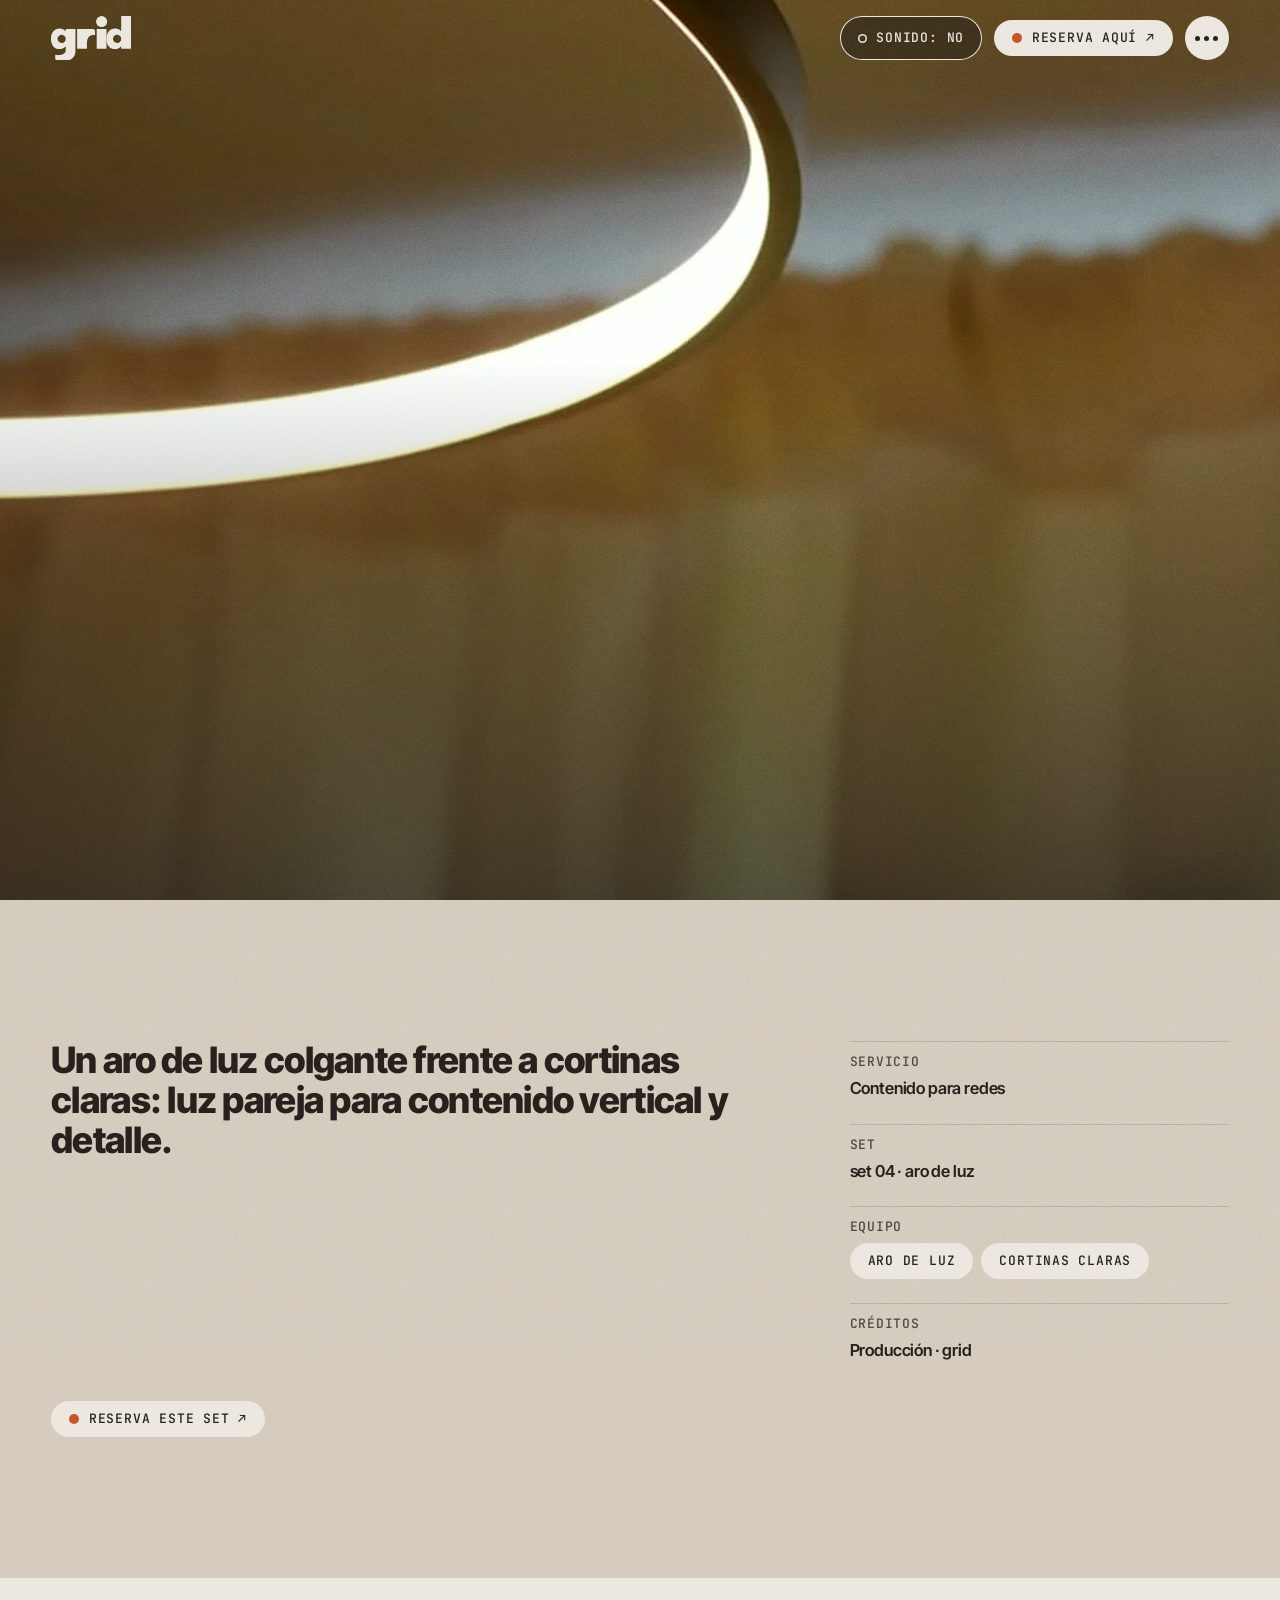
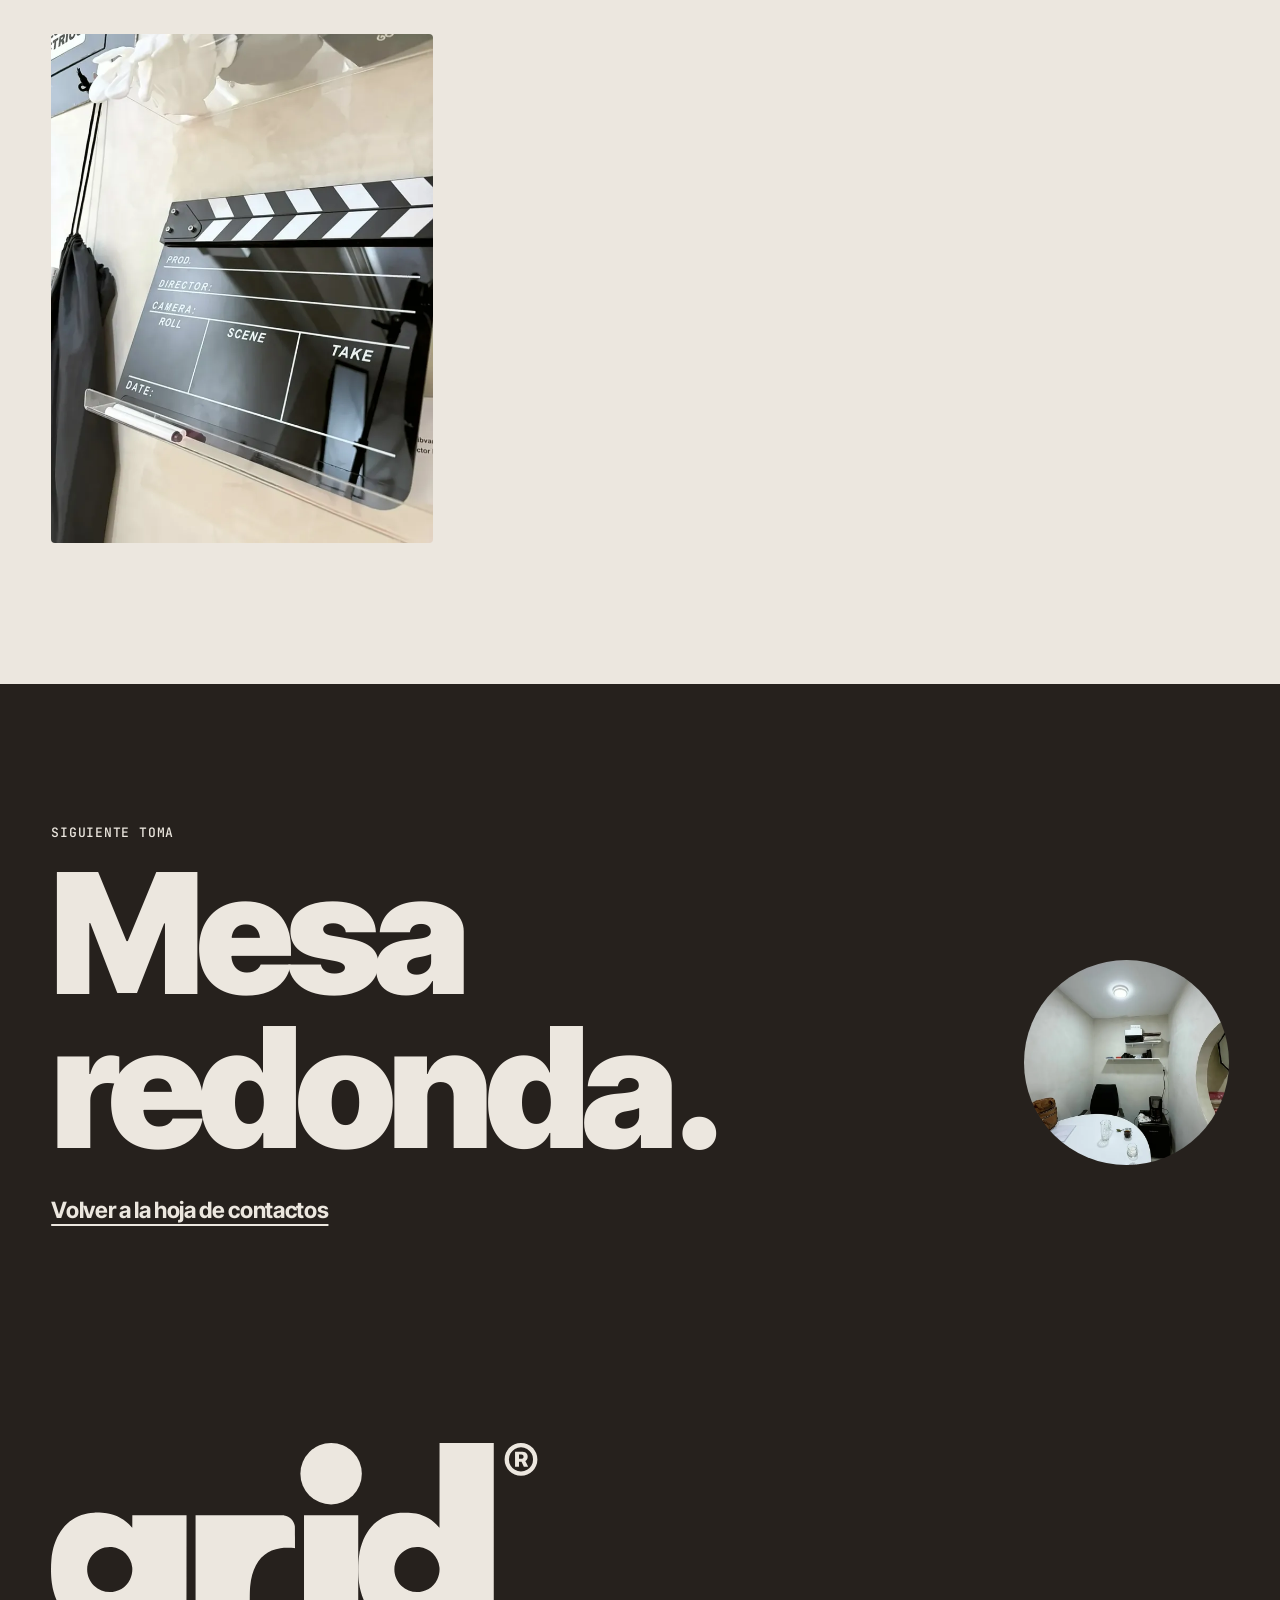
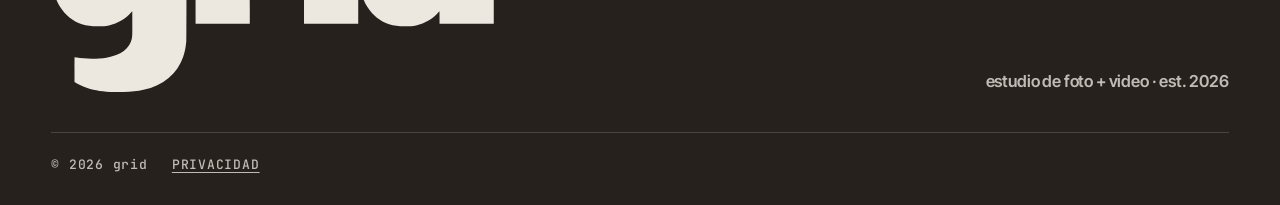
<file: trabajos/aro-encendido/index.html>
<!DOCTYPE html><html lang="es-419" data-theme="greige" class="intertight_96eeb402-module__Ux_foW__variable jetbrainsmono_b19711b-module__cCey7q__variable"><head><meta charSet="utf-8"/><meta name="viewport" content="width=device-width, initial-scale=1, viewport-fit=cover"/><link rel="preload" href="/_next/static/media/InterTight_Variable_latin-s.p.0gz_anqbjb07q.woff2" as="font" crossorigin="" type="font/woff2"/><link rel="preload" as="image" imageSrcSet="/media/fotos/aro-de-luz-720.webp 720w, /media/fotos/aro-de-luz-1440.webp 1440w" imageSizes="100vw" fetchPriority="high"/><link rel="stylesheet" href="/_next/static/chunks/1_h2i5achep-6.css" data-precedence="next"/><link rel="stylesheet" href="/_next/static/chunks/2gbwnuaeeamhz.css" data-precedence="next"/><link rel="preload" as="script" fetchPriority="low" href="/_next/static/chunks/310vm2bl3xxpt.js"/><script src="/_next/static/chunks/19mx3mg6lkumu.js" async=""></script><script src="/_next/static/chunks/1rj7ns8rte9vc.js" async=""></script><script src="/_next/static/chunks/0erpg4rnzkm4w.js" async=""></script><script src="/_next/static/chunks/turbopack-1g4yvkg6ged8k.js" async=""></script><script src="/_next/static/chunks/37tjrr2913_om.js" async=""></script><script src="/_next/static/chunks/18n_e5sf_8us0.js" async=""></script><script src="/_next/static/chunks/3bxz19k2f82j2.js" async=""></script><script src="/_next/static/chunks/3s2a4gw9b8f6t.js" async=""></script><script src="/_next/static/chunks/14mtyv5ykc1w4.js" async=""></script><meta name="theme-color" content="#d5ccbf"/><meta name="color-scheme" content="light"/><title>Aro encendido · grid</title><meta name="description" content="Un aro de luz colgante frente a cortinas claras: luz pareja para contenido vertical y detalle. Muestra hecha en el estudio de grid, foto + video."/><meta name="application-name" content="grid"/><link rel="manifest" href="/manifest.webmanifest"/><link rel="canonical" href="https://gridstudio.website/trabajos/aro-encendido/"/><meta property="og:title" content="Aro encendido · grid"/><meta property="og:description" content="Un aro de luz colgante frente a cortinas claras: luz pareja para contenido vertical y detalle. Muestra hecha en el estudio de grid, foto + video."/><meta property="og:url" content="https://gridstudio.website/trabajos/aro-encendido/"/><meta property="og:site_name" content="grid"/><meta property="og:locale" content="es_419"/><meta property="og:image" content="https://gridstudio.website/og/default.png"/><meta property="og:image:width" content="1200"/><meta property="og:image:height" content="630"/><meta property="og:image:alt" content="grid · Tu set, tu luz."/><meta property="og:type" content="website"/><meta name="twitter:card" content="summary_large_image"/><meta name="twitter:title" content="Aro encendido · grid"/><meta name="twitter:description" content="Un aro de luz colgante frente a cortinas claras: luz pareja para contenido vertical y detalle. Muestra hecha en el estudio de grid, foto + video."/><meta name="twitter:image" content="https://gridstudio.website/og/default.png"/><link rel="icon" href="/icon.svg?icon.0i_2m-ega3l_j.svg" sizes="any" type="image/svg+xml"/><link rel="apple-touch-icon" href="/apple-icon.png?apple-icon.1qgvf6ah559ys.png" sizes="180x180" type="image/png"/><meta name="next-size-adjust" content=""/><script>(function(){try{var d=document.documentElement,p=null;try{p=localStorage.getItem('grid.motion')}catch(e){}var r=window.matchMedia('(prefers-reduced-motion: reduce)').matches;var on=p?p==='on':!r;d.setAttribute('data-motion',on?'on':'off');var s=null;try{s=sessionStorage.getItem('grid.preloaded')}catch(e){}if(s||!on)d.setAttribute('data-preloaded','');d.classList.add('js')}catch(e){}})();</script><script src="/_next/static/chunks/0cz1d0mv5g_q7.js" noModule=""></script></head><body><div hidden=""><!--$--><!--/$--></div><a class="styles-module-scss-module__k9gYQq__skip" href="#contenido">Saltar al contenido</a><header class="styles-module-scss-module__G8U5Rq__header" data-theme="greige"><a class="styles-module-scss-module__G8U5Rq__home" aria-label="grid, ir al inicio" href="/"><svg class="styles-module-scss-module__G8U5Rq__logo" viewBox="0 -1000 2450 1378.1" fill="currentColor" role="img" aria-label="grid" focusable="false"><path d="M238.8 -614.6C210.7 -612.8 190.5 -609 168.8 -601.6C74.6 -569.3 13.1 -477.8 2.2 -353.8C-1.5 -311.6 -0.5 -260.9 4.8 -224.4C23.8 -91.9 100.2 -4.5 211.6 11.9C227.7 14.2 234.9 14.7 258.8 14.7C286.4 14.7 300.6 13.4 320.3 9.4C369.3 -0.7 413.8 -27 445.3 -64.3L449.7 -69.5L449.9 -5.6C450.1 61.1 449.8 69.4 447.4 81.8C436.8 136.9 386.7 174.6 306.5 187.8C261.5 195.1 186.8 195 141.9 187.4C135.9 186.4 130.8 185.6 130.5 185.6C130.2 185.6 130 216.4 130 254L130 322.3L132.3 323.9C147.6 333.9 176.9 347.4 200.8 355.2C249.7 371.4 300.6 378.1 375 378.1C432.6 378.1 471.5 374.6 511.8 365.6C621.6 341.2 699.8 276 731.6 182.2C740.9 155 745.4 132.2 748.9 94.4C749.4 88.6 749.7 -2.8 749.8 -256.8L750 -600L600 -600L450 -600L449.9 -565.2L449.7 -530.5L445.3 -535.7C411.2 -576.1 363.2 -602.8 308.6 -611.5C292.7 -614.1 255.4 -615.8 238.8 -614.6ZM337.4 -424.4C397 -418 443 -372 449.4 -312.4C451.8 -289.9 447.4 -266 437.2 -245.3C399.7 -168.9 299.3 -151.2 238.2 -210.3C175.9 -270.6 192.3 -373.9 270.3 -412.3C291.1 -422.4 314.9 -426.8 337.4 -424.4Z" data-logo-letter="g"></path><path d="M800 -300L800 0L950 0L1100 0L1100 -85.2C1100 -169.3 1100.3 -187.1 1102.2 -207.8C1113.2 -329.8 1173.4 -405.2 1269.4 -417.8C1290.2 -420.5 1322.9 -420.8 1345.8 -418.4L1350 -417.9L1350 -476.6C1350 -525.1 1349.8 -536.3 1349.1 -540.9C1344.2 -570.9 1320.9 -594.2 1290.9 -599.1C1286.1 -599.9 1252.7 -600 1042.7 -600L800 -600L800 -300Z" data-logo-letter="r"></path><path d="M1400 -300L1400 0L1550 0L1700 0L1700 -300L1700 -600L1550 -600L1400 -600L1400 -300Z" data-logo-letter="i"></path><path d="M2149.9 -765.2L2149.7 -530.5L2145.3 -535.7C2113.8 -573 2069.2 -599.3 2020.3 -609.4C2000.6 -613.4 1986.4 -614.7 1958.8 -614.7C1934.9 -614.7 1927.7 -614.3 1911.6 -611.9C1800.2 -595.5 1723.8 -508.1 1704.8 -375.6C1698.4 -331.4 1698.4 -268.6 1704.8 -224.4C1723.8 -91.9 1800.2 -4.5 1911.6 11.9C1927.7 14.2 1934.9 14.7 1958.8 14.7C1986.4 14.7 2000.6 13.4 2020.3 9.4C2069.2 -0.7 2113.8 -27 2145.3 -64.3L2149.7 -69.5L2149.9 -34.8L2150 0L2300 0L2450 0L2450 -500L2450 -1000L2300 -1000L2150 -1000L2149.9 -765.2ZM2037.4 -424.4C2097 -418 2143 -372 2149.4 -312.4C2151.8 -289.9 2147.4 -266 2137.2 -245.3C2099.7 -168.9 1999.2 -151.2 1938.2 -210.3C1875.9 -270.6 1892.3 -373.9 1970.3 -412.3C1991.1 -422.4 2014.9 -426.8 2037.4 -424.4Z" data-logo-letter="d"></path><circle cx="1550" cy="-830" r="170" data-logo-dot="true"></circle></svg></a><nav class="styles-module-scss-module__G8U5Rq__actions" aria-label="Principal"><button type="button" class="styles-module-scss-module__nOiM7G__toggle styles-module-scss-module__G8U5Rq__sound" aria-pressed="false"><span class="styles-module-scss-module__nOiM7G__dot" aria-hidden="true"></span>sonido: no</button><a class="styles-module-scss-module__G8U5Rq__book" href="/reservar/"><span class="styles-module-scss-module__Di33fq__pill"><span class="styles-module-scss-module__Di33fq__dot" data-pill-dot="true" aria-hidden="true"></span>Reserva aquí ↗</span></a><button type="button" class="styles-module-scss-module___GlnNW__button" aria-expanded="false" aria-haspopup="dialog" aria-label="Menú"><span class="styles-module-scss-module___GlnNW__dot"></span><span class="styles-module-scss-module___GlnNW__dot"></span><span class="styles-module-scss-module___GlnNW__dot"></span></button></nav><dialog class="styles-module-scss-module__oCMpJa__menu" data-theme="tinta" aria-label="Menú"><div class="styles-module-scss-module__oCMpJa__top"><svg class="styles-module-scss-module__oCMpJa__logo" viewBox="0 -1000 2450 1378.1" fill="currentColor" role="img" aria-label="grid" focusable="false"><path d="M238.8 -614.6C210.7 -612.8 190.5 -609 168.8 -601.6C74.6 -569.3 13.1 -477.8 2.2 -353.8C-1.5 -311.6 -0.5 -260.9 4.8 -224.4C23.8 -91.9 100.2 -4.5 211.6 11.9C227.7 14.2 234.9 14.7 258.8 14.7C286.4 14.7 300.6 13.4 320.3 9.4C369.3 -0.7 413.8 -27 445.3 -64.3L449.7 -69.5L449.9 -5.6C450.1 61.1 449.8 69.4 447.4 81.8C436.8 136.9 386.7 174.6 306.5 187.8C261.5 195.1 186.8 195 141.9 187.4C135.9 186.4 130.8 185.6 130.5 185.6C130.2 185.6 130 216.4 130 254L130 322.3L132.3 323.9C147.6 333.9 176.9 347.4 200.8 355.2C249.7 371.4 300.6 378.1 375 378.1C432.6 378.1 471.5 374.6 511.8 365.6C621.6 341.2 699.8 276 731.6 182.2C740.9 155 745.4 132.2 748.9 94.4C749.4 88.6 749.7 -2.8 749.8 -256.8L750 -600L600 -600L450 -600L449.9 -565.2L449.7 -530.5L445.3 -535.7C411.2 -576.1 363.2 -602.8 308.6 -611.5C292.7 -614.1 255.4 -615.8 238.8 -614.6ZM337.4 -424.4C397 -418 443 -372 449.4 -312.4C451.8 -289.9 447.4 -266 437.2 -245.3C399.7 -168.9 299.3 -151.2 238.2 -210.3C175.9 -270.6 192.3 -373.9 270.3 -412.3C291.1 -422.4 314.9 -426.8 337.4 -424.4Z" data-logo-letter="g"></path><path d="M800 -300L800 0L950 0L1100 0L1100 -85.2C1100 -169.3 1100.3 -187.1 1102.2 -207.8C1113.2 -329.8 1173.4 -405.2 1269.4 -417.8C1290.2 -420.5 1322.9 -420.8 1345.8 -418.4L1350 -417.9L1350 -476.6C1350 -525.1 1349.8 -536.3 1349.1 -540.9C1344.2 -570.9 1320.9 -594.2 1290.9 -599.1C1286.1 -599.9 1252.7 -600 1042.7 -600L800 -600L800 -300Z" data-logo-letter="r"></path><path d="M1400 -300L1400 0L1550 0L1700 0L1700 -300L1700 -600L1550 -600L1400 -600L1400 -300Z" data-logo-letter="i"></path><path d="M2149.9 -765.2L2149.7 -530.5L2145.3 -535.7C2113.8 -573 2069.2 -599.3 2020.3 -609.4C2000.6 -613.4 1986.4 -614.7 1958.8 -614.7C1934.9 -614.7 1927.7 -614.3 1911.6 -611.9C1800.2 -595.5 1723.8 -508.1 1704.8 -375.6C1698.4 -331.4 1698.4 -268.6 1704.8 -224.4C1723.8 -91.9 1800.2 -4.5 1911.6 11.9C1927.7 14.2 1934.9 14.7 1958.8 14.7C1986.4 14.7 2000.6 13.4 2020.3 9.4C2069.2 -0.7 2113.8 -27 2145.3 -64.3L2149.7 -69.5L2149.9 -34.8L2150 0L2300 0L2450 0L2450 -500L2450 -1000L2300 -1000L2150 -1000L2149.9 -765.2ZM2037.4 -424.4C2097 -418 2143 -372 2149.4 -312.4C2151.8 -289.9 2147.4 -266 2137.2 -245.3C2099.7 -168.9 1999.2 -151.2 1938.2 -210.3C1875.9 -270.6 1892.3 -373.9 1970.3 -412.3C1991.1 -422.4 2014.9 -426.8 2037.4 -424.4Z" data-logo-letter="d"></path><circle cx="1550" cy="-830" r="170" data-logo-dot="true"></circle></svg><button type="button" class="styles-module-scss-module__oCMpJa__close" aria-label="Cerrar menú" data-menu-close="true"><span aria-hidden="true">×</span></button></div><div class="styles-module-scss-module__oCMpJa__takes"><p class="styles-module-scss-module__oCMpJa__kicker" data-menu-fade="true">Tomas</p><ol class="styles-module-scss-module__FCKAsW__list"><li><a class="styles-module-scss-module__FCKAsW__take" href="/#apertura"><span class="styles-module-scss-module__FCKAsW__mask"><span class="styles-module-scss-module__FCKAsW__line" data-menu-item="true"><span class="styles-module-scss-module__FCKAsW__number">01</span><span class="styles-module-scss-module__FCKAsW__title">Apertura</span></span></span></a></li><li><a class="styles-module-scss-module__FCKAsW__take" href="/#manifiesto"><span class="styles-module-scss-module__FCKAsW__mask"><span class="styles-module-scss-module__FCKAsW__line" data-menu-item="true"><span class="styles-module-scss-module__FCKAsW__number">02</span><span class="styles-module-scss-module__FCKAsW__title">Manifiesto</span></span></span></a></li><li><a class="styles-module-scss-module__FCKAsW__take" href="/#los-sets"><span class="styles-module-scss-module__FCKAsW__mask"><span class="styles-module-scss-module__FCKAsW__line" data-menu-item="true"><span class="styles-module-scss-module__FCKAsW__number">03</span><span class="styles-module-scss-module__FCKAsW__title">Los sets</span></span></span></a></li><li><a class="styles-module-scss-module__FCKAsW__take" href="/#hoja-de-contactos"><span class="styles-module-scss-module__FCKAsW__mask"><span class="styles-module-scss-module__FCKAsW__line" data-menu-item="true"><span class="styles-module-scss-module__FCKAsW__number">04</span><span class="styles-module-scss-module__FCKAsW__title">Hoja de contactos</span></span></span></a></li><li><a class="styles-module-scss-module__FCKAsW__take" href="/#hacemos"><span class="styles-module-scss-module__FCKAsW__mask"><span class="styles-module-scss-module__FCKAsW__line" data-menu-item="true"><span class="styles-module-scss-module__FCKAsW__number">05</span><span class="styles-module-scss-module__FCKAsW__title">Hacemos</span></span></span></a></li><li><a class="styles-module-scss-module__FCKAsW__take" href="/#reserva"><span class="styles-module-scss-module__FCKAsW__mask"><span class="styles-module-scss-module__FCKAsW__line" data-menu-item="true"><span class="styles-module-scss-module__FCKAsW__number">06</span><span class="styles-module-scss-module__FCKAsW__title">Reserva por hora</span></span></span></a></li><li><a class="styles-module-scss-module__FCKAsW__take" href="/#cierre"><span class="styles-module-scss-module__FCKAsW__mask"><span class="styles-module-scss-module__FCKAsW__line" data-menu-item="true"><span class="styles-module-scss-module__FCKAsW__number">07</span><span class="styles-module-scss-module__FCKAsW__title">Cierre</span></span></span></a></li></ol></div><div class="styles-module-scss-module__oCMpJa__bottom" data-menu-fade="true"><a href="/reservar/"><span class="styles-module-scss-module__Di33fq__pill"><span class="styles-module-scss-module__Di33fq__dot" data-pill-dot="true" aria-hidden="true"></span>Reserva aquí ↗</span></a><button type="button" class="styles-module-scss-module__DWw_gG__toggle" aria-pressed="true">movimiento: no</button><button type="button" class="styles-module-scss-module__nOiM7G__toggle" aria-pressed="false"><span class="styles-module-scss-module__nOiM7G__dot" aria-hidden="true"></span>sonido: no</button><a class="styles-module-scss-module__oCMpJa__legal" href="/privacidad/">Privacidad</a></div></dialog></header><main id="contenido" tabindex="-1"><article><header class="styles-module-scss-module__Edc3pq__hero" data-theme="tinta"><div class="styles-module-scss-module__Edc3pq__media" data-hero-media="true"><img class="styles-module-scss-module__Edc3pq__photo" src="/media/fotos/aro-de-luz-720.webp" srcSet="/media/fotos/aro-de-luz-720.webp 720w, /media/fotos/aro-de-luz-1440.webp 1440w" sizes="100vw" width="1440" height="2160" alt="Aro de luz colgante encendido frente a cortinas claras." loading="eager" fetchPriority="high" decoding="async"/><span class="styles-module-scss-module__Edc3pq__veil" aria-hidden="true"></span></div><div class="styles-module-scss-module__Edc3pq__copy"><span class="styles-module-scss-module__Edc3pq__mask"><span class="styles-module-scss-module__Edc3pq__maskInner" data-hero-rise="true"><span class="styles-module-scss-module__Di33fq__pill"><span class="styles-module-scss-module__Di33fq__dot" data-pill-dot="true" aria-hidden="true"></span>Muestra del estudio</span></span></span><h1 class="styles-module-scss-module__Edc3pq__title"><span class="styles-module-scss-module__Edc3pq__mask"><span class="styles-module-scss-module__Edc3pq__maskInner" data-hero-rise="true">Aro encendido<!-- -->.</span></span></h1><div class="styles-module-scss-module__Ilro2G__lowerThird" data-lt="true"><span class="styles-module-scss-module__Ilro2G__dot" data-lt-dot="true" aria-hidden="true"></span><div class="styles-module-scss-module__Ilro2G__bar" data-lt-bar="true"><span class="styles-module-scss-module__Ilro2G__line"><span class="styles-module-scss-module__Ilro2G__name" data-lt-text="true">Contenido para redes</span></span><span class="styles-module-scss-module__Ilro2G__line"><span class="styles-module-scss-module__Ilro2G__role" data-lt-text="true">set 04 · aro de luz</span></span></div></div></div></header><section class="styles-module-scss-module__jlpmpa__details" data-theme="greige" aria-label="Ficha de la toma"><div class="styles-module-scss-module__jlpmpa__inner"><p class="styles-module-scss-module__jlpmpa__summary">Un aro de luz colgante frente a cortinas claras: luz pareja para contenido vertical y detalle.</p><dl class="styles-module-scss-module__jlpmpa__facts"><div class="styles-module-scss-module__jlpmpa__fact"><dt class="styles-module-scss-module__jlpmpa__label">Servicio</dt><dd>Contenido para redes</dd></div><div class="styles-module-scss-module__jlpmpa__fact"><dt class="styles-module-scss-module__jlpmpa__label">Set</dt><dd>set 04 · aro de luz</dd></div><div class="styles-module-scss-module__jlpmpa__fact"><dt class="styles-module-scss-module__jlpmpa__label">Equipo</dt><dd class="styles-module-scss-module__jlpmpa__pills"><span class="styles-module-scss-module__Di33fq__pill">aro de luz</span><span class="styles-module-scss-module__Di33fq__pill">cortinas claras</span></dd></div><div class="styles-module-scss-module__jlpmpa__fact"><dt class="styles-module-scss-module__jlpmpa__label">Créditos</dt><dd><span class="styles-module-scss-module__jlpmpa__credit">Producción<!-- --> · <!-- -->grid</span></dd></div></dl><a class="styles-module-scss-module__jlpmpa__cta" href="/reservar/?set=aro-de-luz"><span class="styles-module-scss-module__Di33fq__pill"><span class="styles-module-scss-module__Di33fq__dot" data-pill-dot="true" aria-hidden="true"></span>Reserva este set ↗</span></a></div></section><section class="styles-module-scss-module__4DjwJq__gallery" data-theme="claro" aria-label="Más planos"><ul class="styles-module-scss-module__4DjwJq__grid" data-anim="stagger"><li class="styles-module-scss-module__4DjwJq__item"><img class="styles-module-scss-module__4DjwJq__photo" src="/media/fotos/claqueta-720.webp" srcSet="/media/fotos/claqueta-720.webp 720w, /media/fotos/claqueta-1440.webp 1440w" sizes="(max-width: 1024px) 100vw, 33vw" width="1620" height="2160" alt="Claqueta del estudio en un soporte de pared." loading="lazy" fetchPriority="auto" decoding="async"/></li></ul></section><nav class="styles-module-scss-module__0S3-DG__next" data-theme="tinta" aria-label="Siguiente toma"><div class="styles-module-scss-module__0S3-DG__inner"><a class="styles-module-scss-module__0S3-DG__link" data-cursor="ver ↗" href="/trabajos/mesa-redonda/"><span class="styles-module-scss-module__0S3-DG__label">Siguiente toma</span><span class="styles-module-scss-module__0S3-DG__title">Mesa redonda<!-- -->.</span><span class="styles-module-scss-module__0S3-DG__disc"><figure class="styles-module-scss-module__cJDTKq__circle"><img class="styles-module-scss-module__cJDTKq__image" src="/media/fotos/mesa-redonda-720.webp" srcSet="/media/fotos/mesa-redonda-720.webp 720w, /media/fotos/mesa-redonda-1440.webp 1440w" sizes="20vw" width="1620" height="2160" alt="Mesa redonda blanca con una silla y una repisa." loading="lazy" fetchPriority="auto" decoding="async"/></figure></span></a><a class="styles-module-scss-module__0S3-DG__back" href="/#hoja-de-contactos">Volver a la hoja de contactos</a></div></nav></article><!--$--><!--/$--></main><footer class="styles-module-scss-module__1slC6W__footer" data-theme="tinta"><div class="styles-module-scss-module__1slC6W__inner"><dl class="styles-module-scss-module__1slC6W__contact"></dl><div class="styles-module-scss-module__1slC6W__signature"><svg class="styles-module-scss-module__1slC6W__logo" viewBox="0 -1000 2691.4 1378.1" fill="currentColor" role="img" aria-label="grid" focusable="false"><path d="M238.8 -614.6C210.7 -612.8 190.5 -609 168.8 -601.6C74.6 -569.3 13.1 -477.8 2.2 -353.8C-1.5 -311.6 -0.5 -260.9 4.8 -224.4C23.8 -91.9 100.2 -4.5 211.6 11.9C227.7 14.2 234.9 14.7 258.8 14.7C286.4 14.7 300.6 13.4 320.3 9.4C369.3 -0.7 413.8 -27 445.3 -64.3L449.7 -69.5L449.9 -5.6C450.1 61.1 449.8 69.4 447.4 81.8C436.8 136.9 386.7 174.6 306.5 187.8C261.5 195.1 186.8 195 141.9 187.4C135.9 186.4 130.8 185.6 130.5 185.6C130.2 185.6 130 216.4 130 254L130 322.3L132.3 323.9C147.6 333.9 176.9 347.4 200.8 355.2C249.7 371.4 300.6 378.1 375 378.1C432.6 378.1 471.5 374.6 511.8 365.6C621.6 341.2 699.8 276 731.6 182.2C740.9 155 745.4 132.2 748.9 94.4C749.4 88.6 749.7 -2.8 749.8 -256.8L750 -600L600 -600L450 -600L449.9 -565.2L449.7 -530.5L445.3 -535.7C411.2 -576.1 363.2 -602.8 308.6 -611.5C292.7 -614.1 255.4 -615.8 238.8 -614.6ZM337.4 -424.4C397 -418 443 -372 449.4 -312.4C451.8 -289.9 447.4 -266 437.2 -245.3C399.7 -168.9 299.3 -151.2 238.2 -210.3C175.9 -270.6 192.3 -373.9 270.3 -412.3C291.1 -422.4 314.9 -426.8 337.4 -424.4Z" data-logo-letter="g"></path><path d="M800 -300L800 0L950 0L1100 0L1100 -85.2C1100 -169.3 1100.3 -187.1 1102.2 -207.8C1113.2 -329.8 1173.4 -405.2 1269.4 -417.8C1290.2 -420.5 1322.9 -420.8 1345.8 -418.4L1350 -417.9L1350 -476.6C1350 -525.1 1349.8 -536.3 1349.1 -540.9C1344.2 -570.9 1320.9 -594.2 1290.9 -599.1C1286.1 -599.9 1252.7 -600 1042.7 -600L800 -600L800 -300Z" data-logo-letter="r"></path><path d="M1400 -300L1400 0L1550 0L1700 0L1700 -300L1700 -600L1550 -600L1400 -600L1400 -300Z" data-logo-letter="i"></path><path d="M2149.9 -765.2L2149.7 -530.5L2145.3 -535.7C2113.8 -573 2069.2 -599.3 2020.3 -609.4C2000.6 -613.4 1986.4 -614.7 1958.8 -614.7C1934.9 -614.7 1927.7 -614.3 1911.6 -611.9C1800.2 -595.5 1723.8 -508.1 1704.8 -375.6C1698.4 -331.4 1698.4 -268.6 1704.8 -224.4C1723.8 -91.9 1800.2 -4.5 1911.6 11.9C1927.7 14.2 1934.9 14.7 1958.8 14.7C1986.4 14.7 2000.6 13.4 2020.3 9.4C2069.2 -0.7 2113.8 -27 2145.3 -64.3L2149.7 -69.5L2149.9 -34.8L2150 0L2300 0L2450 0L2450 -500L2450 -1000L2300 -1000L2150 -1000L2149.9 -765.2ZM2037.4 -424.4C2097 -418 2143 -372 2149.4 -312.4C2151.8 -289.9 2147.4 -266 2137.2 -245.3C2099.7 -168.9 1999.2 -151.2 1938.2 -210.3C1875.9 -270.6 1892.3 -373.9 1970.3 -412.3C1991.1 -422.4 2014.9 -426.8 2037.4 -424.4Z" data-logo-letter="d"></path><circle cx="1550" cy="-830" r="170" data-logo-dot="true"></circle><path d="M2567.8 -868.4V-952H2608.8Q2616.7 -952.1 2623.3 -948.9Q2629.9 -945.6 2633.9 -939.4Q2637.8 -933.3 2637.8 -924.5Q2637.8 -915.6 2633.7 -909.3Q2629.6 -902.9 2622.9 -899.7Q2616.1 -896.6 2607.9 -896.6H2579.8V-912.3H2603.2Q2608 -912.3 2611.5 -915.3Q2614.9 -918.3 2614.9 -924.5Q2614.9 -930.7 2611.4 -933.3Q2607.9 -936 2603.3 -936.1H2589.6V-868.4ZM2621.3 -907 2640.5 -868.4H2616.5L2598.7 -907ZM2600.6 -818.4Q2581.9 -818.4 2565.4 -825.5Q2549 -832.6 2536.5 -845.1Q2524 -857.6 2517 -874Q2510 -890.5 2510 -909.2Q2510 -927.9 2517 -944.4Q2524 -960.8 2536.5 -973.3Q2549 -985.8 2565.4 -992.9Q2581.9 -1000 2600.6 -1000Q2619.5 -1000 2635.9 -992.9Q2652.4 -985.8 2664.9 -973.3Q2677.3 -960.8 2684.4 -944.4Q2691.4 -927.9 2691.4 -909.2Q2691.4 -890.5 2684.4 -874Q2677.4 -857.6 2664.9 -845.1Q2652.5 -832.6 2636 -825.5Q2619.5 -818.4 2600.6 -818.4ZM2600.6 -842.5Q2619.2 -842.5 2634.4 -851.5Q2649.6 -860.5 2658.5 -875.6Q2667.5 -890.8 2667.5 -909.2Q2667.5 -927.7 2658.5 -942.9Q2649.5 -958 2634.3 -967Q2619.1 -976 2600.6 -975.9Q2582.2 -976 2567 -967Q2551.9 -958 2542.9 -942.9Q2533.9 -927.7 2533.9 -909.2Q2533.9 -890.8 2542.9 -875.6Q2551.9 -860.4 2567 -851.5Q2582.2 -842.5 2600.6 -842.5Z" data-logo-reg="true"></path></svg><p class="styles-module-scss-module__1slC6W__firma">estudio de foto + video · est. 2026</p></div><div class="styles-module-scss-module__1slC6W__legal"><p>© <!-- -->2026<!-- --> <span class="styles-module-scss-module__1slC6W__brand">grid</span></p><a class="styles-module-scss-module__1slC6W__link" href="/privacidad/">Privacidad</a></div></div></footer><div class="styles-module-scss-module__R9XM3q__preloader" aria-hidden="true"><div class="styles-module-scss-module__R9XM3q__panel" data-pre-panel="true" data-theme="greige"><div class="styles-module-scss-module__OxXQIW__sting styles-module-scss-module__R9XM3q__sting" data-sting="true"><svg class="styles-module-scss-module__OxXQIW__logo" viewBox="0 -1000 2691.4 1378.1" fill="currentColor" role="img" aria-label="grid" focusable="false"><defs><clipPath id="cuadro-_R_ldb_"><rect x="0" y="-1000" width="2450" height="1378.1"></rect></clipPath></defs><g class="styles-module-scss-module__OxXQIW__guides" data-sting-guides="true"><line x1="816.6666666666666" x2="816.6666666666666" y1="-1000" y2="378.0999999999999"></line><line x1="1633.3333333333333" x2="1633.3333333333333" y1="-1000" y2="378.0999999999999"></line><line x1="0" x2="2450" y1="-540.6333333333334" y2="-540.6333333333334"></line><line x1="0" x2="2450" y1="-81.26666666666677" y2="-81.26666666666677"></line></g><g clip-path="url(#cuadro-_R_ldb_)"><g data-sting-group="g"><path d="M238.8 -614.6C210.7 -612.8 190.5 -609 168.8 -601.6C74.6 -569.3 13.1 -477.8 2.2 -353.8C-1.5 -311.6 -0.5 -260.9 4.8 -224.4C23.8 -91.9 100.2 -4.5 211.6 11.9C227.7 14.2 234.9 14.7 258.8 14.7C286.4 14.7 300.6 13.4 320.3 9.4C369.3 -0.7 413.8 -27 445.3 -64.3L449.7 -69.5L449.9 -5.6C450.1 61.1 449.8 69.4 447.4 81.8C436.8 136.9 386.7 174.6 306.5 187.8C261.5 195.1 186.8 195 141.9 187.4C135.9 186.4 130.8 185.6 130.5 185.6C130.2 185.6 130 216.4 130 254L130 322.3L132.3 323.9C147.6 333.9 176.9 347.4 200.8 355.2C249.7 371.4 300.6 378.1 375 378.1C432.6 378.1 471.5 374.6 511.8 365.6C621.6 341.2 699.8 276 731.6 182.2C740.9 155 745.4 132.2 748.9 94.4C749.4 88.6 749.7 -2.8 749.8 -256.8L750 -600L600 -600L450 -600L449.9 -565.2L449.7 -530.5L445.3 -535.7C411.2 -576.1 363.2 -602.8 308.6 -611.5C292.7 -614.1 255.4 -615.8 238.8 -614.6ZM337.4 -424.4C397 -418 443 -372 449.4 -312.4C451.8 -289.9 447.4 -266 437.2 -245.3C399.7 -168.9 299.3 -151.2 238.2 -210.3C175.9 -270.6 192.3 -373.9 270.3 -412.3C291.1 -422.4 314.9 -426.8 337.4 -424.4Z"></path><circle cx="325" cy="-300" r="133" class="styles-module-scss-module__OxXQIW__plug" data-sting-plug="true"></circle></g></g><g clip-path="url(#cuadro-_R_ldb_)"><g data-sting-group="r"><path d="M800 -300L800 0L950 0L1100 0L1100 -85.2C1100 -169.3 1100.3 -187.1 1102.2 -207.8C1113.2 -329.8 1173.4 -405.2 1269.4 -417.8C1290.2 -420.5 1322.9 -420.8 1345.8 -418.4L1350 -417.9L1350 -476.6C1350 -525.1 1349.8 -536.3 1349.1 -540.9C1344.2 -570.9 1320.9 -594.2 1290.9 -599.1C1286.1 -599.9 1252.7 -600 1042.7 -600L800 -600L800 -300Z"></path></g></g><g clip-path="url(#cuadro-_R_ldb_)"><g data-sting-group="id"><path d="M1400 -300L1400 0L1550 0L1700 0L1700 -300L1700 -600L1550 -600L1400 -600L1400 -300Z"></path><path d="M2149.9 -765.2L2149.7 -530.5L2145.3 -535.7C2113.8 -573 2069.2 -599.3 2020.3 -609.4C2000.6 -613.4 1986.4 -614.7 1958.8 -614.7C1934.9 -614.7 1927.7 -614.3 1911.6 -611.9C1800.2 -595.5 1723.8 -508.1 1704.8 -375.6C1698.4 -331.4 1698.4 -268.6 1704.8 -224.4C1723.8 -91.9 1800.2 -4.5 1911.6 11.9C1927.7 14.2 1934.9 14.7 1958.8 14.7C1986.4 14.7 2000.6 13.4 2020.3 9.4C2069.2 -0.7 2113.8 -27 2145.3 -64.3L2149.7 -69.5L2149.9 -34.8L2150 0L2300 0L2450 0L2450 -500L2450 -1000L2300 -1000L2150 -1000L2149.9 -765.2ZM2037.4 -424.4C2097 -418 2143 -372 2149.4 -312.4C2151.8 -289.9 2147.4 -266 2137.2 -245.3C2099.7 -168.9 1999.2 -151.2 1938.2 -210.3C1875.9 -270.6 1892.3 -373.9 1970.3 -412.3C1991.1 -422.4 2014.9 -426.8 2037.4 -424.4Z"></path><circle cx="2025" cy="-300" r="133" class="styles-module-scss-module__OxXQIW__plug" data-sting-plug="true"></circle></g></g><circle cx="1550" cy="-830" r="170" data-sting-dot="true"></circle><path d="M2567.8 -868.4V-952H2608.8Q2616.7 -952.1 2623.3 -948.9Q2629.9 -945.6 2633.9 -939.4Q2637.8 -933.3 2637.8 -924.5Q2637.8 -915.6 2633.7 -909.3Q2629.6 -902.9 2622.9 -899.7Q2616.1 -896.6 2607.9 -896.6H2579.8V-912.3H2603.2Q2608 -912.3 2611.5 -915.3Q2614.9 -918.3 2614.9 -924.5Q2614.9 -930.7 2611.4 -933.3Q2607.9 -936 2603.3 -936.1H2589.6V-868.4ZM2621.3 -907 2640.5 -868.4H2616.5L2598.7 -907ZM2600.6 -818.4Q2581.9 -818.4 2565.4 -825.5Q2549 -832.6 2536.5 -845.1Q2524 -857.6 2517 -874Q2510 -890.5 2510 -909.2Q2510 -927.9 2517 -944.4Q2524 -960.8 2536.5 -973.3Q2549 -985.8 2565.4 -992.9Q2581.9 -1000 2600.6 -1000Q2619.5 -1000 2635.9 -992.9Q2652.4 -985.8 2664.9 -973.3Q2677.3 -960.8 2684.4 -944.4Q2691.4 -927.9 2691.4 -909.2Q2691.4 -890.5 2684.4 -874Q2677.4 -857.6 2664.9 -845.1Q2652.5 -832.6 2636 -825.5Q2619.5 -818.4 2600.6 -818.4ZM2600.6 -842.5Q2619.2 -842.5 2634.4 -851.5Q2649.6 -860.5 2658.5 -875.6Q2667.5 -890.8 2667.5 -909.2Q2667.5 -927.7 2658.5 -942.9Q2649.5 -958 2634.3 -967Q2619.1 -976 2600.6 -975.9Q2582.2 -976 2567 -967Q2551.9 -958 2542.9 -942.9Q2533.9 -927.7 2533.9 -909.2Q2533.9 -890.8 2542.9 -875.6Q2551.9 -860.4 2567 -851.5Q2582.2 -842.5 2600.6 -842.5Z" data-sting-reg="true"></path></svg><p class="styles-module-scss-module__OxXQIW__tagline" data-sting-tagline="true">estudio de foto + video · est. 2026</p></div></div></div><div class="styles-module-scss-module__7m0W1W__cursor" data-away="" hidden="" aria-hidden="true"><span class="styles-module-scss-module__7m0W1W__iris"><span class="styles-module-scss-module__7m0W1W__label"></span></span></div><div class="styles-module-scss-module__YNCN3q__grain" style="--grain-texture:url(&#x27;/media/grano.webp&#x27;)" aria-hidden="true"></div><div class="styles-module-scss-module__RetkJq__curtain" aria-hidden="true"><div class="styles-module-scss-module__RetkJq__iris" data-curtain-iris="true"></div><div class="styles-module-scss-module__RetkJq__tercios"><span class="styles-module-scss-module__RetkJq__column" data-curtain-column="true"></span><span class="styles-module-scss-module__RetkJq__column" data-curtain-column="true"></span><span class="styles-module-scss-module__RetkJq__column" data-curtain-column="true"></span></div><p class="styles-module-scss-module__RetkJq__label" data-curtain-label="true" hidden=""><span class="styles-module-scss-module__RetkJq__dot"></span></p></div><script type="application/ld+json">{"@context":"https://schema.org","@type":["LocalBusiness","ProfessionalService"],"@id":"https://gridstudio.website/#estudio","name":"grid","url":"https://gridstudio.website/","logo":"https://gridstudio.website/marca/grid-avatar-512.png","image":"https://gridstudio.website/og/default.png","description":"grid es un estudio de foto y video. Reserva un set por hora y llega con todo listo: fondo, luces y equipo. Campañas, catálogo, retrato y contenido.","knowsAbout":["Campañas","Catálogo","Retrato","Contenido para redes"]}</script><script src="/_next/static/chunks/310vm2bl3xxpt.js" id="_R_" async=""></script><script>(self.__next_f=self.__next_f||[]).push([0])</script><script>self.__next_f.push([1,"1:\"$Sreact.fragment\"\n2:I[72216,[\"/_next/static/chunks/37tjrr2913_om.js\",\"/_next/static/chunks/18n_e5sf_8us0.js\",\"/_next/static/chunks/3bxz19k2f82j2.js\"],\"default\"]\n3:I[68226,[\"/_next/static/chunks/37tjrr2913_om.js\",\"/_next/static/chunks/18n_e5sf_8us0.js\",\"/_next/static/chunks/3bxz19k2f82j2.js\"],\"default\"]\n4:I[39756,[\"/_next/static/chunks/37tjrr2913_om.js\",\"/_next/static/chunks/18n_e5sf_8us0.js\",\"/_next/static/chunks/3bxz19k2f82j2.js\"],\"default\"]\n5:I[37457,[\"/_next/static/chunks/37tjrr2913_om.js\",\"/_next/static/chunks/18n_e5sf_8us0.js\",\"/_next/static/chunks/3bxz19k2f82j2.js\"],\"default\"]\n6:I[827,[\"/_next/static/chunks/37tjrr2913_om.js\",\"/_next/static/chunks/18n_e5sf_8us0.js\",\"/_next/static/chunks/3bxz19k2f82j2.js\",\"/_next/static/chunks/3s2a4gw9b8f6t.js\"],\"default\"]\n17:I[68027,[\"/_next/static/chunks/37tjrr2913_om.js\",\"/_next/static/chunks/18n_e5sf_8us0.js\",\"/_next/static/chunks/3bxz19k2f82j2.js\"],\"default\",1]\n:HL[\"/_next/static/chunks/1_h2i5achep-6.css\",\"style\"]\n:HL[\"/_next/static/chunks/2gbwnuaeeamhz.css\",\"style\"]\n:HL[\"/_next/static/media/InterTight_Variable_latin-s.p.0gz_anqbjb07q.woff2\",\"font\",{\"crossOrigin\":\"\",\"type\":\"font/woff2\"}]\n15:X\n0:{\"P\":null,\"c\":[\"\",\"trabajos\",\"aro-encendido\",\"\"],\"q\":\"\",\"i\":false,\"f\":[[[\"\",{\"children\":[\"trabajos\",{\"children\":[[\"slug\",\"aro-encendido\",\"d\",[]],{\"children\":[\"__PAGE__\",{},\"$undefined\",\"$undefined\",4608]},\"$undefined\",\"$undefined\",4608]},\"$undefined\",\"$undefined\",4608]},\"$undefined\",\"$undefined\",4624],[[\"$\",\"$1\",\"c\",{\"children\":[[[\"$\",\"link\",\"0\",{\"rel\":\"stylesheet\",\"href\":\"/_next/static/chunks/1_h2i5achep-6.css\",\"precedence\":\"next\",\"crossOrigin\":\"$undefined\",\"nonce\":\"$undefined\"}],[\"$\",\"link\",\"1\",{\"rel\":\"stylesheet\",\"href\":\"/_next/static/chunks/2gbwnuaeeamhz.css\",\"precedence\":\"next\",\"crossOrigin\":\"$undefined\",\"nonce\":\"$undefined\"}],[\"$\",\"script\",\"script-0\",{\"src\":\"/_next/static/chunks/37tjrr2913_om.js\",\"async\":true,\"nonce\":\"$undefined\"}],[\"$\",\"script\",\"script-1\",{\"src\":\"/_next/static/chunks/18n_e5sf_8us0.js\",\"async\":true,\"nonce\":\"$undefined\"}],[\"$\",\"script\",\"script-2\",{\"src\":\"/_next/static/chunks/3bxz19k2f82j2.js\",\"async\":true,\"nonce\":\"$undefined\"}]],[\"$\",\"html\",null,{\"lang\":\"es-419\",\"data-theme\":\"greige\",\"className\":\"intertight_96eeb402-module__Ux_foW__variable jetbrainsmono_b19711b-module__cCey7q__variable\",\"suppressHydrationWarning\":true,\"children\":[[\"$\",\"head\",null,{\"children\":[\"$\",\"script\",null,{\"dangerouslySetInnerHTML\":{\"__html\":\"(function(){try{var d=document.documentElement,p=null;try{p=localStorage.getItem('grid.motion')}catch(e){}var r=window.matchMedia('(prefers-reduced-motion: reduce)').matches;var on=p?p==='on':!r;d.setAttribute('data-motion',on?'on':'off');var s=null;try{s=sessionStorage.getItem('grid.preloaded')}catch(e){}if(s||!on)d.setAttribute('data-preloaded','');d.classList.add('js')}catch(e){}})();\"}}]}],[\"$\",\"body\",null,{\"suppressHydrationWarning\":true,\"children\":[[\"$\",\"$L2\",null,{\"children\":[[\"$\",\"a\",null,{\"className\":\"styles-module-scss-module__k9gYQq__skip\",\"href\":\"#contenido\",\"children\":\"Saltar al contenido\"}],[\"$\",\"$L3\",null,{\"takes\":[{\"id\":\"apertura\",\"take\":1,\"title\":\"Apertura\",\"href\":\"/#apertura\"},{\"id\":\"manifiesto\",\"take\":2,\"title\":\"Manifiesto\",\"href\":\"/#manifiesto\"},{\"id\":\"los-sets\",\"take\":3,\"title\":\"Los sets\",\"href\":\"/#los-sets\"},{\"id\":\"hoja-de-contactos\",\"take\":4,\"title\":\"Hoja de contactos\",\"href\":\"/#hoja-de-contactos\"},{\"id\":\"hacemos\",\"take\":5,\"title\":\"Hacemos\",\"href\":\"/#hacemos\"},{\"id\":\"reserva\",\"take\":6,\"title\":\"Reserva por hora\",\"href\":\"/#reserva\"},{\"id\":\"cierre\",\"take\":7,\"title\":\"Cierre\",\"href\":\"/#cierre\"}]}],[\"$\",\"main\",null,{\"id\":\"contenido\",\"tabIndex\":-1,\"children\":[\"$\",\"$L4\",null,{\"parallelRouterKey\":\"children\",\"error\":\"$undefined\",\"errorStyles\":\"$undefined\",\"errorScripts\":\"$undefined\",\"template\":[\"$\",\"$L5\",null,{}],\"templateStyles\":\"$undefined\",\"templateScripts\":\"$undefined\",\"notFound\":[[\"$\",\"$L6\",null,{}],[]],\"forbidden\":\"$undefined\",\"unauthorized\":\"$undefined\"}]}],[\"$\",\"footer\",null,{\"className\":\"styles-module-scss-module__1slC6W__footer\",\"data-theme\":\"tinta\",\"children\":[\"$\",\"div\",null,{\"className\":\"styles-module-scss-module__1slC6W__inner\",\"children\":[[\"$\",\"dl\",null,{\"className\":\"styles-module-scss-module__1slC6W__contact\",\"children\":[]}],[\"$\",\"div\",null,{\"className\":\"styles-module-scss-module__1slC6W__signature\",\"children\":[[\"$\",\"svg\",null,{\"className\":\"styles-module-scss-module__1slC6W__logo\",\"viewBox\":\"0 -1000 2691.4 1378.1\",\"fill\":\"currentColor\",\"role\":\"img\",\"aria-label\":\"grid\",\"focusable\":\"false\",\"children\":[[[\"$\",\"path\",\"g\",{\"d\":\"M238.8 -614.6C210.7 -612.8 190.5 -609 168.8 -601.6C74.6 -569.3 13.1 -477.8 2.2 -353.8C-1.5 -311.6 -0.5 -260.9 4.8 -224.4C23.8 -91.9 100.2 -4.5 211.6 11.9C227.7 14.2 234.9 14.7 258.8 14.7C286.4 14.7 300.6 13.4 320.3 9.4C369.3 -0.7 413.8 -27 445.3 -64.3L449.7 -69.5L449.9 -5.6C450.1 61.1 449.8 69.4 447.4 81.8C436.8 136.9 386.7 174.6 306.5 187.8C261.5 195.1 186.8 195 141.9 187.4C135.9 186.4 130.8 185.6 130.5 185.6C130.2 185.6 130 216.4 130 254L130 322.3L132.3 323.9C147.6 333.9 176.9 347.4 200.8 355.2C249.7 371.4 300.6 378.1 375 378.1C432.6 378.1 471.5 374.6 511.8 365.6C621.6 341.2 699.8 276 731.6 182.2C740.9 155 745.4 132.2 748.9 94.4C749.4 88.6 749.7 -2.8 749.8 -256.8L750 -600L600 -600L450 -600L449.9 -565.2L449.7 -530.5L445.3 -535.7C411.2 -576.1 363.2 -602.8 308.6 -611.5C292.7 -614.1 255.4 -615.8 238.8 -614.6ZM337.4 -424.4C397 -418 443 -372 449.4 -312.4C451.8 -289.9 447.4 -266 437.2 -245.3C399.7 -168.9 299.3 -151.2 238.2 -210.3C175.9 -270.6 192.3 -373.9 270.3 -412.3C291.1 -422.4 314.9 -426.8 337.4 -424.4Z\",\"data-logo-letter\":\"g\"}],\"$L7\",\"$L8\",\"$L9\"],\"$La\",\"$Lb\"]}],\"$Lc\"]}],\"$Ld\"]}]}],\"$Le\",\"$Lf\",\"$L10\"]}],\"$L11\"]}]]}]]}],{\"children\":[\"$L12\",{\"children\":[\"$L13\",{\"children\":[\"$L14\",{},null,false,null]},null,false,\"$15\"]},null,false,\"$15\"]},null,false,null],\"$L16\",false]],\"m\":\"$undefined\",\"G\":[\"$17\",[\"$L18\",\"$L19\"]],\"S\":true,\"h\":null,\"r\":\"$undefined\",\"s\":\"$undefined\",\"a\":\"$undefined\",\"l\":\"$undefined\",\"p\":\"$undefined\",\"d\":\"$undefined\",\"b\":\"nWYg2xmi6G1wbcdLf8jbQ\"}\n1b:I[330,[\"/_next/static/chunks/37tjrr2913_om.js\",\"/_next/static/chunks/18n_e5sf_8us0.js\",\"/_next/static/chunks/3bxz19k2f82j2.js\",\"/_next/static/chunks/14mtyv5ykc1w4.js\"],\"default\"]\n1c:I[40392,[\"/_next/static/chunks/37tjrr2913_om.js\",\"/_next/static/chunks/18n_e5sf_8us0.js\",\"/_next/static/chunks/3bxz19k2f82j2.js\"],\"default\"]\n1d:I[20613,[\"/_next/static/chunks/37tjrr2913_om.js\",\"/_next/static/chunks/18n_e5sf_8us0.js\",\"/_next/static/chunks/3bxz19k2f82j2.js\"],\"default\"]\n1f:I[97367,[\"/_next/static/chunks/37tjrr2913_om.js\",\"/_next/static/chunks/18n_e5sf_8us0.js\",\"/_next/static/chunks/3bxz19k2f82j2.js\"],\"OutletBoundary\"]\n20:\"$Sreact.suspense\"\n22:I[97367,[\"/_next/static/chunks/37tjrr2913_om.js\",\"/_next/static/chunks/18n_e5sf_8us0.js\",\"/_next/static/chunks/3bxz19k2f82j2.js\"],\"ViewportBoundary\"]\n24:I[97367,[\"/_next/static/chunks/37tjrr2913_om.js\",\"/_next/static/chunks/18n_e5sf_8us0.js\",\"/_next/static/chunks/3bxz19k2f82j2.js\"],\"MetadataBoundary\"]\n7:[\"$\",\"path\",\"r\",{\"d\":\"M800 -300L800 0L950 0L1100 0L1100 -85.2C1100 -169.3 1100.3 -187.1 1102.2 -207.8C1113.2 -329.8 1173.4 -405.2 1269.4 -417.8C1290.2 -420.5 1322.9 -420.8 1345.8 -418.4L1350 -417.9L1350 -476.6C1350 -525.1 1349.8 -536.3 1349.1 -540.9C1344.2 -570.9 1320.9 -594.2 1290.9 -599.1C1286.1 -599.9 1252.7 -600 1042.7 -600L800 -600L800 -300Z\",\"data-logo-letter\":\"r\"}]\n8:[\"$\",\"path\",\"i\",{\"d\":\"M1400 -300L1400 0L1550 0L1700 0L1700 -300L1700 -600L1550 -600L1400 -600L1400 -300Z\",\"data-logo-letter\":\"i\"}]\n9:[\"$\",\"path\",\"d\",{\"d\":\"M2149.9 -765.2L2149.7 -530.5L2145.3 -535.7C2113.8 -573 2069.2 -599.3 2020.3 -609.4C2000.6 -613.4 1986.4 -614.7 1958.8 -614.7C1934.9 -614.7 1927.7 -614.3 1911.6 -611.9C1800.2 -595.5 1723.8 -508.1 1704.8 -375.6C1698.4 -331.4 1698.4 -268.6 1704.8 -224.4C1723.8 -91.9 1800.2 -4.5 1911.6 11.9C1927.7 14.2 1934.9 14.7 1958.8 14.7C1986.4 14.7 2000.6 13.4 2020.3 9.4C2069.2 -0.7 2113.8 -27 2145.3 -64.3L2149.7 -69.5L2149.9 -34.8L2150 0L2300 0L2450 0L2450 -500L2450 -1000L2300 -1000L2150 -1000L2149.9 -765.2ZM2037.4 -424.4C2097 -418 2143 -372 2149.4 -312.4C2151.8 -289.9 2147.4 -266 2137.2 -245.3C2099.7 -168.9 1999.2 -151.2 1938.2 -210.3C1875.9 -270.6 1892.3 -373.9 1970.3 -412.3C1991.1 -422.4 2014.9 -426.8 2037.4 -424.4Z\",\"data-logo-letter\":\"d\"}]\na:[\"$\",\"circle\",null,{\"cx\":1550,\"cy\":-830,\"r\":170,\"data-logo-dot\":true}]\n1a:T483,M2567.8 -868.4V-952H2608.8Q2616.7 -952.1 2623.3 -948.9Q2629.9 -945.6 2633.9 -939.4Q2637.8 -933.3 2637.8 -924.5Q2637.8 -915.6 2633.7 -909.3Q2629.6 -902.9 2622.9 -899.7Q2616.1 -896.6 2607.9 -896.6H2579.8V-912.3H2603.2Q2608 -912.3 2611.5 -915.3Q2614.9 -918.3 2614.9 -924.5Q2614.9 -930.7 2611.4 -933.3Q2607.9 -936 2603.3 -936.1H2589.6V-868.4ZM2621.3 -907 2640.5 -868.4H2616.5L2598.7 -907ZM2600.6 -818.4Q2581.9 -818.4 2565.4 -825.5Q2549 -832.6 2536.5 -845.1Q2524 -857.6 2517 -874Q2510 -890.5 2510 -909.2Q2510 -927.9 2517 -944.4Q2524 -960.8 2536.5 -973.3Q2549 -985.8 2565.4 -992.9Q2581.9 -1000 2600.6 -1000Q2619.5 -1000 2635.9 -992.9Q2652.4 -985.8 2664.9 -973.3Q2677.3 -960.8 2684.4 -944.4Q2691.4 -927.9 2691.4 -909.2Q2691.4 -890.5 2684.4 -874Q2677.4 -857.6 2664.9 -845.1Q2652.5 -832.6 2636 -825.5Q2619.5 -818.4 2600.6 -818.4ZM2600.6 -842.5Q2619.2 -842.5 2634.4 -851.5Q2649.6 -860.5 2658.5 -875.6Q2667.5 -890.8 2667.5 -909.2Q2667.5 -927.7 2658.5 -942.9Q2649.5 -958 2634.3 -967Q2619.1 -976 2600.6 -975.9Q2582.2 -976 2567 -967Q2551.9 -958 2542.9 -942.9Q2533.9 -927.7 2533.9 -909.2Q2533.9 -890.8 2542.9 -875.6Q2551.9 -860.4 2567 -851.5Q2582.2 -842.5 2600.6 -842.5Zb:[\"$\",\"path\",null,{\"d\":\"$1a\",\"data-logo-reg\":true}]\nc:[\"$\",\"p\",null,{\"className\":\"styles-module-scss-module__1slC6W__firma\",\"children\":\"estudio de foto + video · est. 2026\"}]\nd:[\"$\",\"div\",null,{\"className\":\"styles-module-scss-module__1slC6W__legal\",\"children\":[[\"$\",\"p\",null,{\"children\":[\"© \",2026,\" \",[\"$\",\"span\",null,{\"className\":\"styles-module-scss-module__1slC6W__brand\",\"children\":\"grid\"}]]}],[[\"$\",\"$L1b\",\"/privacidad/\",{\"href\":\"/privacidad/\",\"className\":\"styles-module-scss-module__1slC6W__link\",\"children\":\"Privacidad\"}]]]}]\ne:[\"$\",\"$L1c\",null,{}]\nf:[\"$\",\"$L1d\",null,{}]\n10:[\"$\",\"div\",null,{\"className\":\"styles-module-scss-module__YNCN3q__grain\",\"style\":{\"--grain-texture\":\"url('/media/grano.webp')\"},\"aria-hidden\":true}]\n11:[\"$\",\"script\",null,{\"type\":\"application/ld+json\",\"dangerouslySetInnerHTML\":{\"__html\":\"{\\\"@context\\\":\\\"https://schema.org\\\",\\\"@type\\\":[\\\"LocalBusiness\\\",\\\"ProfessionalService\\\"],\\\"@id\\\":\\\"https://gridstudio.website/#estudio\\\",\\\"name\\\":\\\"grid\\\",\\\"url\\\":\\\"https://gridstudio.website/\\\",\\\"logo\\\":\\\"https://gridstudio.website/marca/grid-avatar-512.png\\\",\\\"image\\\":\\\"https://gridstudio.website/og/default.png\\\",\\\"description\\\":\\\"grid es un estudio de foto y video. Reserva un set por hora y llega con todo listo: fondo, luces y equipo. Campañas, catálogo, retrato y contenido.\\\",\\\"knowsAbout\\\":[\\\"Campañas\\\",\\\"Catálogo\\\",\\\"Retrato\\\",\\\"Contenido para redes\\\"]}\"}}]\n12:[\"$\",\"$1\",\"c\",{\"children\":[null,[\"$\",\"$L4\",null,{\"parallelRouterKey\":\"children\",\"error\":\"$undefined\",\"errorStyles\":\"$undefined\",\"errorScripts\":\"$undefined\",\"template\":[\"$\",\"$L5\",null,{}],\"templateStyles\":\"$undefined\",\"templateScripts\":\"$undefined\",\"notFound\":\"$undefined\",\"forbidden\":\"$undefined\",\"unauthorized\":\"$undefined\"}]]}]\n13:[\"$\",\"$1\",\"c\",{\"children\":[null,[\"$\",\"$L4\",null,{\"parallelRouterKey\":\"children\",\"error\":\"$undefined\",\"errorStyles\":\"$undefined\",\"errorScripts\":\"$undefined\",\"template\":[\"$\",\"$L5\",null,{}],\"templateStyles\":\"$undefined\",\"templateScripts\":\"$undefined\",\"notFound\":\"$undefined\",\"forbidden\":\"$undefined\",\"unauthorized\":\"$undefined\"}]]}]\n14:[\"$\",\"$1\",\"c\",{\"children\":[\"$L1e\",[[\"$\",\"script\",\"script-0\",{\"src\":\"/_next/static/chunks/14mtyv5ykc1w4.js\",\"async\":true,\"nonce\":\"$undefined\"}]],[\"$\",\"$L1f\",null,{\"children\":[\"$\",\"$20\",null,{\"name\":\"Next.MetadataOutlet\",\"children\":\"$@21\"}]}]]}]\n16:[\"$\",\"$1\",\"h\",{\"children\":[null,[\"$\",\"$L22\",null,{\"children\":\"$L23\"}],[\"$\",\"div\",null,{\"hidden\":true,\"children\":[\"$\",\"$L24\",null,{\"children\":[\"$\",\"$20\",null,{\"name\":\"Next.Metadata\",\"children\":\"$L25\"}]}]}],[\"$\",\"meta\",null,{\"name\":\"next-size-adjust\",\"content\":\"\"}]]}]\n18:[\"$\",\"link\",\"0\",{\"rel\":\"stylesheet\",\"href\":\"/_next/static/chunks/1_h2i5achep-6.css\",\"precedence\":\"next\",\"crossOrigin\":\"$undefined\",\"nonce\":\"$undefined\"}]\n19:[\"$\",\"link\",\"1\",{\"rel\":\"stylesheet\",\"href\":\"/_next/static/chunks/2gbwnuaeeamhz.css\",\"precedence\":\"next\",\"crossOrigin\":\"$undefined\",\"nonce\":\"$undefined\"}]\n26:I[65264,[\"/_next/static/chunks/37tjrr2913_om.js\",\"/_next/static/chunks/18n_e5sf_8us0.js\",\"/_next/static/chunks/3bxz19k2f82j2.js\",\"/_next/static/chunks/14mtyv5ykc1w4.js\"],\"default\"]\n27:I[20695,[\"/_next/static/chunks/37tjrr2913_om.js\",\"/_next/static/chunks/18n_e5sf_8us0.js\",\"/_next/static/chunks/3bxz19k2f82j2.js\",\"/_next/static/chunks/14mtyv5ykc1w4.js\"],\"default\"]\n15:C\n1e:[\"$\",\"article\",null,{\"children\":[[\"$\",\"$L26\",null,{\"title\":\"Aro encendido\",\"photo\":{\"kind\":\"photo\",\"src\":\"/media/fotos/aro-de-luz\",\"widths\":[720,1440],\"width\":1440,\"height\":2160,\"alt\":\"Aro de luz colgante encendido frente a cortinas claras.\"},\"sample\":true,\"service\":\"Contenido para redes\",\"setLabel\":\"set 04 · aro de luz\"}],[\"$\",\"section\",null,{\"className\":\"styles-module-scss-module__jlpmpa__details\",\"data-theme\":\"greige\",\"aria-label\":\"Ficha de la toma\",\"children\":[\"$\",\"div\",null,{\"className\":\"styles-module-scss-module__jlpmpa__inner\",\"children\":[[\"$\",\"p\",null,{\"className\":\"styles-module-scss-module__jlpmpa__summary\",\"children\":\"Un aro de luz colgante frente a cortinas claras: luz pareja para contenido vertical y detalle.\"}],[\"$\",\"dl\",null,{\"className\":\"styles-module-scss-module__jlpmpa__facts\",\"children\":[[\"$\",\"div\",null,{\"className\":\"styles-module-scss-module__jlpmpa__fact\",\"children\":[[\"$\",\"dt\",null,{\"className\":\"styles-module-scss-module__jlpmpa__label\",\"children\":\"Servicio\"}],[\"$\",\"dd\",null,{\"children\":\"Contenido para redes\"}]]}],[\"$\",\"div\",null,{\"className\":\"styles-module-scss-module__jlpmpa__fact\",\"children\":[[\"$\",\"dt\",null,{\"className\":\"styles-module-scss-module__jlpmpa__label\",\"children\":\"Set\"}],[\"$\",\"dd\",null,{\"children\":\"set 04 · aro de luz\"}]]}],[\"$\",\"div\",null,{\"className\":\"styles-module-scss-module__jlpmpa__fact\",\"children\":[[\"$\",\"dt\",null,{\"className\":\"styles-module-scss-module__jlpmpa__label\",\"children\":\"Equipo\"}],[\"$\",\"dd\",null,{\"className\":\"styles-module-scss-module__jlpmpa__pills\",\"children\":[[\"$\",\"span\",\"aro de luz\",{\"className\":\"styles-module-scss-module__Di33fq__pill\",\"children\":[null,\"aro de luz\"]}],[\"$\",\"span\",\"cortinas claras\",{\"className\":\"styles-module-scss-module__Di33fq__pill\",\"children\":[null,\"cortinas claras\"]}]]}]]}],[\"$\",\"div\",null,{\"className\":\"styles-module-scss-module__jlpmpa__fact\",\"children\":[[\"$\",\"dt\",null,{\"className\":\"styles-module-scss-module__jlpmpa__label\",\"children\":\"Créditos\"}],[\"$\",\"dd\",null,{\"children\":[[\"$\",\"span\",\"Producción-grid\",{\"className\":\"styles-module-scss-module__jlpmpa__credit\",\"children\":[\"Producción\",\" · \",\"grid\"]}]]}]]}]]}],[\"$\",\"$L1b\",null,{\"href\":\"/reservar/?set=aro-de-luz\",\"className\":\"styles-module-scss-module__jlpmpa__cta\",\"transitionLabel\":\"reservas por hora\",\"children\":[\"$\",\"span\",null,{\"className\":\"styles-module-scss-module__Di33fq__pill\",\"children\":[[\"$\",\"span\",null,{\"className\":\"styles-module-scss-module__Di33fq__dot\",\"data-pill-dot\":true,\"aria-hidden\":true}],\"Reserva este set ↗\"]}]}]]}]}],[\"$\",\"$L27\",null,{\"photos\":[{\"kind\":\"photo\",\"src\":\"/media/fotos/claqueta\",\"widths\":\"$1e:props:children:0:props:photo:widths\",\"width\":1620,\"height\":2160,\"alt\":\"Claqueta del estudio en un soporte de pared.\"}]}],[\"$\",\"nav\",null,{\"className\":\"styles-module-scss-module__0S3-DG__next\",\"data-theme\":\"tinta\",\"aria-label\":\"Siguiente toma\",\"children\":[\"$\",\"div\",null,{\"className\":\"styles-module-scss-module__0S3-DG__inner\",\"children\":[[\"$\",\"$L1b\",null,{\"href\":\"/trabajos/mesa-redonda/\",\"className\":\"styles-module-scss-module__0S3-DG__link\",\"transition\":\"iris\",\"transitionLabel\":\"toma · mesa redonda\",\"data-cursor\":\"ver ↗\",\"children\":[[\"$\",\"span\",null,{\"className\":\"styles-module-scss-module__0S3-DG__label\",\"children\":\"Siguiente toma\"}],[\"$\",\"span\",null,{\"className\":\"styles-module-scss-module__0S3-DG__title\",\"children\":[\"Mesa redonda\",\".\"]}],[\"$\",\"span\",null,{\"className\":\"styles-module-scss-module__0S3-DG__disc\",\"children\":[\"$\",\"figure\",null,{\"className\":\"styles-module-scss-module__cJDTKq__circle\",\"data-anim\":\"$undefined\",\"children\":[\"$\",\"img\",null,{\"className\":\"styles-module-scss-module__cJDTKq__image\",\"src\":\"/media/fotos/mesa-redonda-720.webp\",\"srcSet\":\"/media/fotos/mesa-redonda-720.webp 720w, /media/fotos/mesa-redonda-1440.webp 1440w\",\"sizes\":\"20vw\",\"width\":1620,\"height\":2160,\"alt\":\"Mesa redonda blanca con una silla y una repisa.\",\"loading\":\"lazy\",\"fetchPriority\":\"auto\",\"decoding\":\"async\"}]}]}]]}],[\"$\",\"$L1b\",null,{\"href\":\"/#hoja-de-contactos\",\"className\":\"styles-module-scss-module__0S3-DG__back\",\"transition\":\"tercios\",\"children\":\"Volver a la hoja de contactos\"}]]}]}]]}]\n23:[[\"$\",\"meta\",\"0\",{\"charSet\":\"utf-8\"}],[\"$\",\"meta\",\"1\",{\"name\":\"viewport\",\"content\":\"width=device-width, initial-scale=1, viewport-fit=cover\"}],[\"$\",\"meta\",\"2\",{\"name\":\"theme-color\",\"content\":\"#d5ccbf\"}],[\"$\",\"meta\",\"3\",{\"name\":\"color-scheme\",\"content\":\"light\"}]]\n28:I[27201,[\"/_next/static/chunks/37tjrr2913_om.js\",\"/_next/static/chunks/18n_e5sf_8us0.js\",\"/_next/static/chunks/3bxz19k2f82j2.js\"],\"IconMark\"]\n21:null\n25:[[\"$\",\"title\",\"0\",{\"children\":\"Aro encendido · grid\"}],[\"$\",\"meta\",\"1\",{\"name\":\"description\",\"content\":\"Un aro de luz colgante frente a cortinas claras: luz pareja para contenido vertical y detalle. Muestra hecha en el estudio de grid, foto + video.\"}],[\"$\",\"meta\",\"2\",{\"name\":\"application-name\",\"content\":\"grid\"}],[\"$\",\"link\",\"3\",{\"rel\":\"manifest\",\"href\":\"/manifest.webmanifest\",\"crossOrigin\":\"$undefined\"}],[\"$\",\"link\",\"4\",{\"rel\":\"canonical\",\"href\":\"https://gridstudio.website/trabajos/aro-encendido/\"}],[\"$\",\"meta\",\"5\",{\"property\":\"og:title\",\"content\":\"Aro encendido · grid\"}],[\"$\",\"meta\",\"6\",{\"property\":\"og:description\",\"content\":\"Un aro de luz colgante frente a cortinas claras: luz pareja para contenido vertical y detalle. Muestra hecha en el estudio de grid, foto + video.\"}],[\"$\",\"meta\",\"7\",{\"property\":\"og:url\",\"content\":\"https://gridstudio.website/trabajos/aro-encendido/\"}],[\"$\",\"meta\",\"8\",{\"property\":\"og:site_name\",\"content\":\"grid\"}],[\"$\",\"meta\",\"9\",{\"property\":\"og:locale\",\"content\":\"es_419\"}],[\"$\",\"meta\",\"10\",{\"property\":\"og:image\",\"content\":\"https://gridstudio.website/og/default.png\"}],[\"$\",\"meta\",\"11\",{\"property\":\"og:image:width\",\"content\":\"1200\"}],[\"$\",\"meta\",\"12\",{\"property\":\"og:image:height\",\"content\":\"630\"}],[\"$\",\"meta\",\"13\",{\"property\":\"og:image:alt\",\"content\":\"grid · Tu set, tu luz.\"}],[\"$\",\"meta\",\"14\",{\"property\":\"og:type\",\"content\":\"website\"}],[\"$\",\"meta\",\"15\",{\"name\":\"twitter:card\",\"content\":\"summary_large_image\"}],[\"$\",\"meta\",\"16\",{\"name\":\"twitter:title\",\"content\":\"Aro encendido · grid\"}],[\"$\",\"meta\",\"17\",{\"name\":\"twitter:description\",\"content\":\"Un aro de luz colgante frente a cortinas claras: luz pareja para contenido vertical y detalle. Muestra hecha en el estudio de grid, foto + video.\"}],[\"$\",\"meta\",\"18\",{\"name\":\"twitter:image\",\"content\":\"https://gridstudio.website/og/default.png\"}],[\"$\",\"link\",\"19\",{\"rel\":\"icon\",\"href\":\"/icon.svg?icon.0i_2m-ega3l_j.svg\",\"sizes\":\"any\",\"type\":\"image/svg+xml\"}],[\"$\",\"link\",\"20\",{\"rel\":\"apple-touch-icon\",\"href\":\"/apple-icon.png?apple-icon.1qgvf6ah559ys.png\",\"sizes\":\"180x180\",\"type\":\"image/png\"}],[\"$\",\"$L28\",\"21\",{}]]\n"])</script></body></html>
</file>
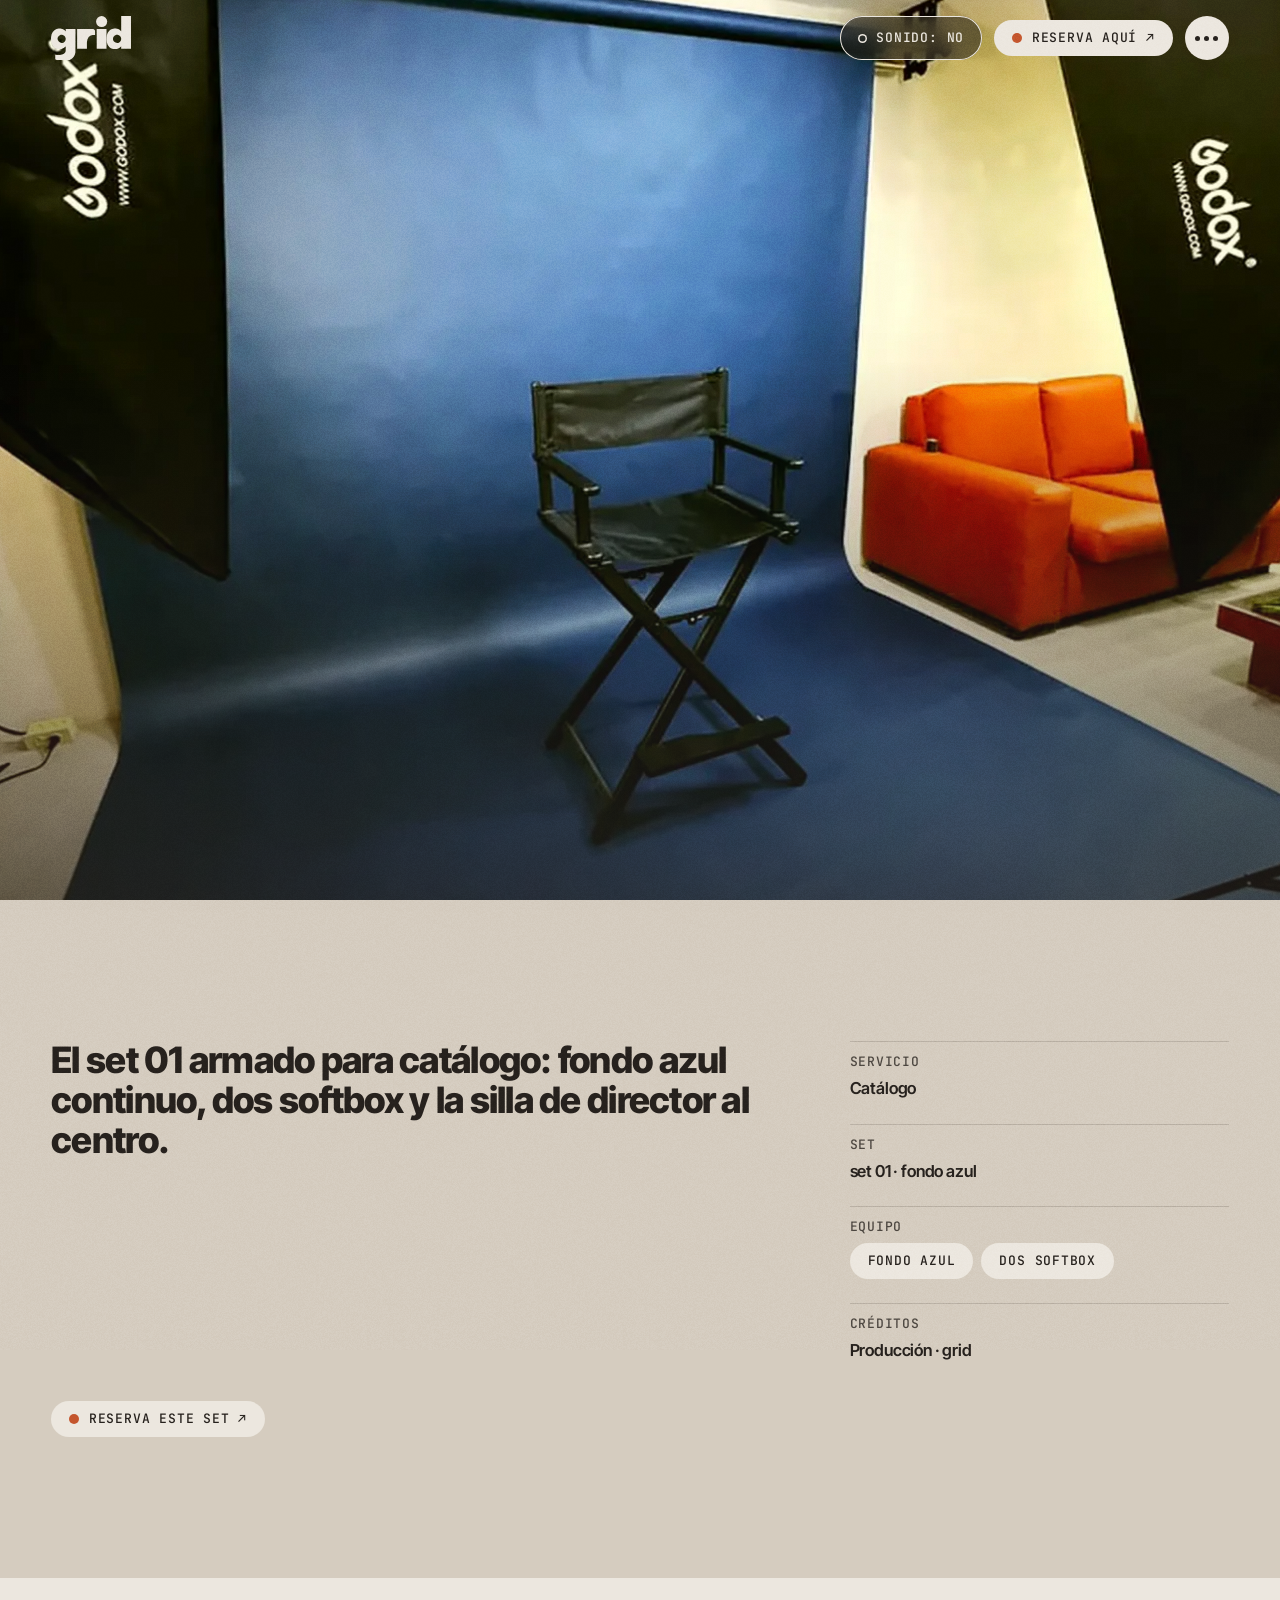
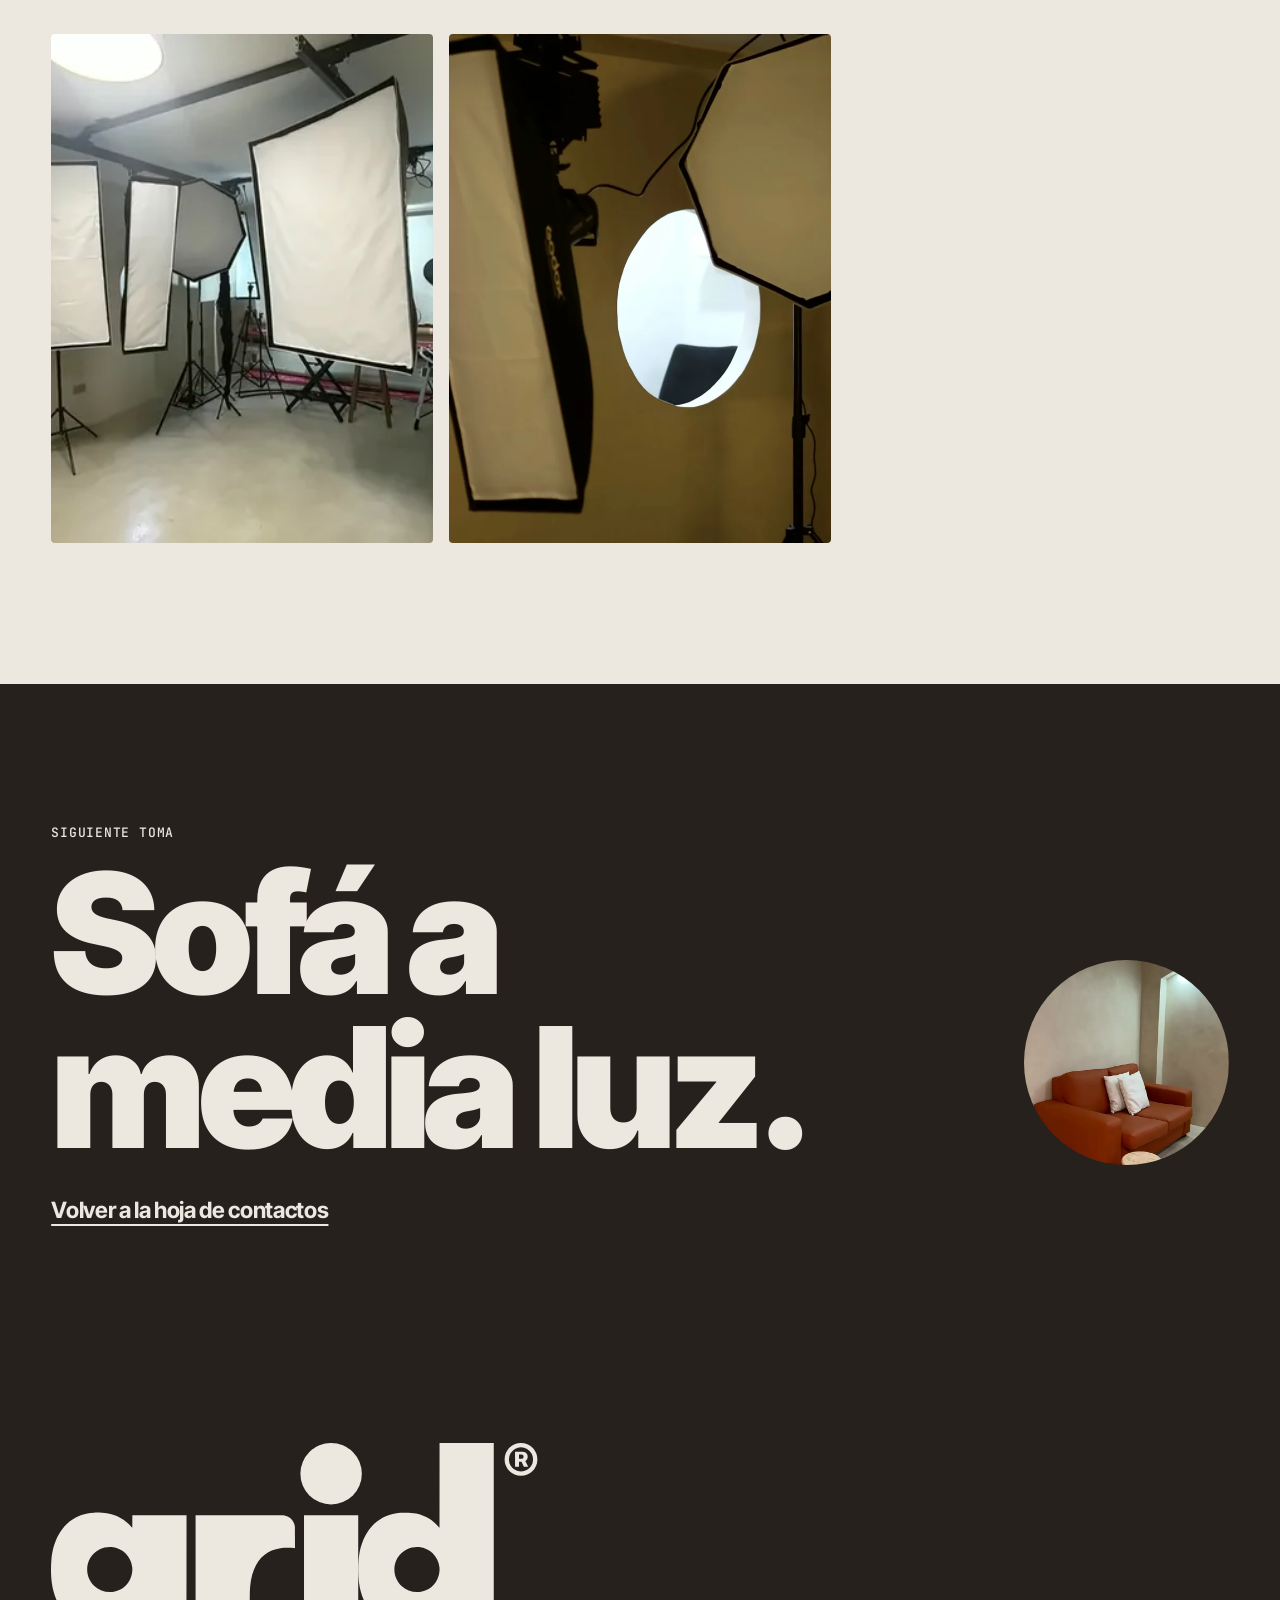
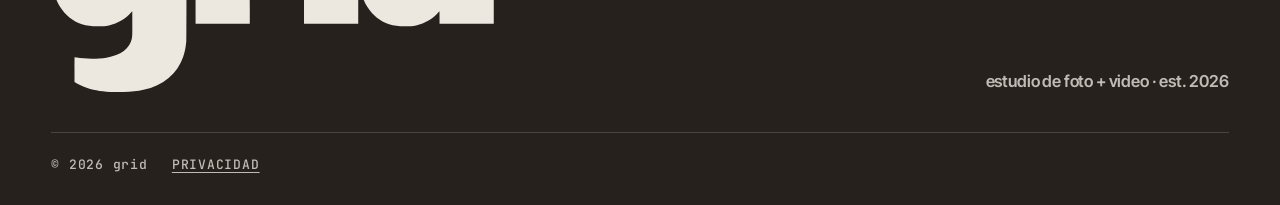
<file: trabajos/azul-continuo/index.html>
<!DOCTYPE html><html lang="es-419" data-theme="greige" class="intertight_96eeb402-module__Ux_foW__variable jetbrainsmono_b19711b-module__cCey7q__variable"><head><meta charSet="utf-8"/><meta name="viewport" content="width=device-width, initial-scale=1, viewport-fit=cover"/><link rel="preload" href="/_next/static/media/InterTight_Variable_latin-s.p.0gz_anqbjb07q.woff2" as="font" crossorigin="" type="font/woff2"/><link rel="preload" as="image" imageSrcSet="/media/fotos/fondo-azul-720.webp 720w, /media/fotos/fondo-azul-1440.webp 1440w" imageSizes="100vw" fetchPriority="high"/><link rel="stylesheet" href="/_next/static/chunks/1_h2i5achep-6.css" data-precedence="next"/><link rel="stylesheet" href="/_next/static/chunks/2gbwnuaeeamhz.css" data-precedence="next"/><link rel="preload" as="script" fetchPriority="low" href="/_next/static/chunks/310vm2bl3xxpt.js"/><script src="/_next/static/chunks/19mx3mg6lkumu.js" async=""></script><script src="/_next/static/chunks/1rj7ns8rte9vc.js" async=""></script><script src="/_next/static/chunks/0erpg4rnzkm4w.js" async=""></script><script src="/_next/static/chunks/turbopack-1g4yvkg6ged8k.js" async=""></script><script src="/_next/static/chunks/37tjrr2913_om.js" async=""></script><script src="/_next/static/chunks/18n_e5sf_8us0.js" async=""></script><script src="/_next/static/chunks/3bxz19k2f82j2.js" async=""></script><script src="/_next/static/chunks/3s2a4gw9b8f6t.js" async=""></script><script src="/_next/static/chunks/14mtyv5ykc1w4.js" async=""></script><meta name="theme-color" content="#d5ccbf"/><meta name="color-scheme" content="light"/><title>Azul continuo · grid</title><meta name="description" content="El set 01 armado para catálogo: fondo azul continuo, dos softbox y la silla de director al centro. Muestra hecha en el estudio de grid, foto + video."/><meta name="application-name" content="grid"/><link rel="manifest" href="/manifest.webmanifest"/><link rel="canonical" href="https://gridstudio.website/trabajos/azul-continuo/"/><meta property="og:title" content="Azul continuo · grid"/><meta property="og:description" content="El set 01 armado para catálogo: fondo azul continuo, dos softbox y la silla de director al centro. Muestra hecha en el estudio de grid, foto + video."/><meta property="og:url" content="https://gridstudio.website/trabajos/azul-continuo/"/><meta property="og:site_name" content="grid"/><meta property="og:locale" content="es_419"/><meta property="og:image" content="https://gridstudio.website/og/default.png"/><meta property="og:image:width" content="1200"/><meta property="og:image:height" content="630"/><meta property="og:image:alt" content="grid · Tu set, tu luz."/><meta property="og:type" content="website"/><meta name="twitter:card" content="summary_large_image"/><meta name="twitter:title" content="Azul continuo · grid"/><meta name="twitter:description" content="El set 01 armado para catálogo: fondo azul continuo, dos softbox y la silla de director al centro. Muestra hecha en el estudio de grid, foto + video."/><meta name="twitter:image" content="https://gridstudio.website/og/default.png"/><link rel="icon" href="/icon.svg?icon.0i_2m-ega3l_j.svg" sizes="any" type="image/svg+xml"/><link rel="apple-touch-icon" href="/apple-icon.png?apple-icon.1qgvf6ah559ys.png" sizes="180x180" type="image/png"/><meta name="next-size-adjust" content=""/><script>(function(){try{var d=document.documentElement,p=null;try{p=localStorage.getItem('grid.motion')}catch(e){}var r=window.matchMedia('(prefers-reduced-motion: reduce)').matches;var on=p?p==='on':!r;d.setAttribute('data-motion',on?'on':'off');var s=null;try{s=sessionStorage.getItem('grid.preloaded')}catch(e){}if(s||!on)d.setAttribute('data-preloaded','');d.classList.add('js')}catch(e){}})();</script><script src="/_next/static/chunks/0cz1d0mv5g_q7.js" noModule=""></script></head><body><div hidden=""><!--$--><!--/$--></div><a class="styles-module-scss-module__k9gYQq__skip" href="#contenido">Saltar al contenido</a><header class="styles-module-scss-module__G8U5Rq__header" data-theme="greige"><a class="styles-module-scss-module__G8U5Rq__home" aria-label="grid, ir al inicio" href="/"><svg class="styles-module-scss-module__G8U5Rq__logo" viewBox="0 -1000 2450 1378.1" fill="currentColor" role="img" aria-label="grid" focusable="false"><path d="M238.8 -614.6C210.7 -612.8 190.5 -609 168.8 -601.6C74.6 -569.3 13.1 -477.8 2.2 -353.8C-1.5 -311.6 -0.5 -260.9 4.8 -224.4C23.8 -91.9 100.2 -4.5 211.6 11.9C227.7 14.2 234.9 14.7 258.8 14.7C286.4 14.7 300.6 13.4 320.3 9.4C369.3 -0.7 413.8 -27 445.3 -64.3L449.7 -69.5L449.9 -5.6C450.1 61.1 449.8 69.4 447.4 81.8C436.8 136.9 386.7 174.6 306.5 187.8C261.5 195.1 186.8 195 141.9 187.4C135.9 186.4 130.8 185.6 130.5 185.6C130.2 185.6 130 216.4 130 254L130 322.3L132.3 323.9C147.6 333.9 176.9 347.4 200.8 355.2C249.7 371.4 300.6 378.1 375 378.1C432.6 378.1 471.5 374.6 511.8 365.6C621.6 341.2 699.8 276 731.6 182.2C740.9 155 745.4 132.2 748.9 94.4C749.4 88.6 749.7 -2.8 749.8 -256.8L750 -600L600 -600L450 -600L449.9 -565.2L449.7 -530.5L445.3 -535.7C411.2 -576.1 363.2 -602.8 308.6 -611.5C292.7 -614.1 255.4 -615.8 238.8 -614.6ZM337.4 -424.4C397 -418 443 -372 449.4 -312.4C451.8 -289.9 447.4 -266 437.2 -245.3C399.7 -168.9 299.3 -151.2 238.2 -210.3C175.9 -270.6 192.3 -373.9 270.3 -412.3C291.1 -422.4 314.9 -426.8 337.4 -424.4Z" data-logo-letter="g"></path><path d="M800 -300L800 0L950 0L1100 0L1100 -85.2C1100 -169.3 1100.3 -187.1 1102.2 -207.8C1113.2 -329.8 1173.4 -405.2 1269.4 -417.8C1290.2 -420.5 1322.9 -420.8 1345.8 -418.4L1350 -417.9L1350 -476.6C1350 -525.1 1349.8 -536.3 1349.1 -540.9C1344.2 -570.9 1320.9 -594.2 1290.9 -599.1C1286.1 -599.9 1252.7 -600 1042.7 -600L800 -600L800 -300Z" data-logo-letter="r"></path><path d="M1400 -300L1400 0L1550 0L1700 0L1700 -300L1700 -600L1550 -600L1400 -600L1400 -300Z" data-logo-letter="i"></path><path d="M2149.9 -765.2L2149.7 -530.5L2145.3 -535.7C2113.8 -573 2069.2 -599.3 2020.3 -609.4C2000.6 -613.4 1986.4 -614.7 1958.8 -614.7C1934.9 -614.7 1927.7 -614.3 1911.6 -611.9C1800.2 -595.5 1723.8 -508.1 1704.8 -375.6C1698.4 -331.4 1698.4 -268.6 1704.8 -224.4C1723.8 -91.9 1800.2 -4.5 1911.6 11.9C1927.7 14.2 1934.9 14.7 1958.8 14.7C1986.4 14.7 2000.6 13.4 2020.3 9.4C2069.2 -0.7 2113.8 -27 2145.3 -64.3L2149.7 -69.5L2149.9 -34.8L2150 0L2300 0L2450 0L2450 -500L2450 -1000L2300 -1000L2150 -1000L2149.9 -765.2ZM2037.4 -424.4C2097 -418 2143 -372 2149.4 -312.4C2151.8 -289.9 2147.4 -266 2137.2 -245.3C2099.7 -168.9 1999.2 -151.2 1938.2 -210.3C1875.9 -270.6 1892.3 -373.9 1970.3 -412.3C1991.1 -422.4 2014.9 -426.8 2037.4 -424.4Z" data-logo-letter="d"></path><circle cx="1550" cy="-830" r="170" data-logo-dot="true"></circle></svg></a><nav class="styles-module-scss-module__G8U5Rq__actions" aria-label="Principal"><button type="button" class="styles-module-scss-module__nOiM7G__toggle styles-module-scss-module__G8U5Rq__sound" aria-pressed="false"><span class="styles-module-scss-module__nOiM7G__dot" aria-hidden="true"></span>sonido: no</button><a class="styles-module-scss-module__G8U5Rq__book" href="/reservar/"><span class="styles-module-scss-module__Di33fq__pill"><span class="styles-module-scss-module__Di33fq__dot" data-pill-dot="true" aria-hidden="true"></span>Reserva aquí ↗</span></a><button type="button" class="styles-module-scss-module___GlnNW__button" aria-expanded="false" aria-haspopup="dialog" aria-label="Menú"><span class="styles-module-scss-module___GlnNW__dot"></span><span class="styles-module-scss-module___GlnNW__dot"></span><span class="styles-module-scss-module___GlnNW__dot"></span></button></nav><dialog class="styles-module-scss-module__oCMpJa__menu" data-theme="tinta" aria-label="Menú"><div class="styles-module-scss-module__oCMpJa__top"><svg class="styles-module-scss-module__oCMpJa__logo" viewBox="0 -1000 2450 1378.1" fill="currentColor" role="img" aria-label="grid" focusable="false"><path d="M238.8 -614.6C210.7 -612.8 190.5 -609 168.8 -601.6C74.6 -569.3 13.1 -477.8 2.2 -353.8C-1.5 -311.6 -0.5 -260.9 4.8 -224.4C23.8 -91.9 100.2 -4.5 211.6 11.9C227.7 14.2 234.9 14.7 258.8 14.7C286.4 14.7 300.6 13.4 320.3 9.4C369.3 -0.7 413.8 -27 445.3 -64.3L449.7 -69.5L449.9 -5.6C450.1 61.1 449.8 69.4 447.4 81.8C436.8 136.9 386.7 174.6 306.5 187.8C261.5 195.1 186.8 195 141.9 187.4C135.9 186.4 130.8 185.6 130.5 185.6C130.2 185.6 130 216.4 130 254L130 322.3L132.3 323.9C147.6 333.9 176.9 347.4 200.8 355.2C249.7 371.4 300.6 378.1 375 378.1C432.6 378.1 471.5 374.6 511.8 365.6C621.6 341.2 699.8 276 731.6 182.2C740.9 155 745.4 132.2 748.9 94.4C749.4 88.6 749.7 -2.8 749.8 -256.8L750 -600L600 -600L450 -600L449.9 -565.2L449.7 -530.5L445.3 -535.7C411.2 -576.1 363.2 -602.8 308.6 -611.5C292.7 -614.1 255.4 -615.8 238.8 -614.6ZM337.4 -424.4C397 -418 443 -372 449.4 -312.4C451.8 -289.9 447.4 -266 437.2 -245.3C399.7 -168.9 299.3 -151.2 238.2 -210.3C175.9 -270.6 192.3 -373.9 270.3 -412.3C291.1 -422.4 314.9 -426.8 337.4 -424.4Z" data-logo-letter="g"></path><path d="M800 -300L800 0L950 0L1100 0L1100 -85.2C1100 -169.3 1100.3 -187.1 1102.2 -207.8C1113.2 -329.8 1173.4 -405.2 1269.4 -417.8C1290.2 -420.5 1322.9 -420.8 1345.8 -418.4L1350 -417.9L1350 -476.6C1350 -525.1 1349.8 -536.3 1349.1 -540.9C1344.2 -570.9 1320.9 -594.2 1290.9 -599.1C1286.1 -599.9 1252.7 -600 1042.7 -600L800 -600L800 -300Z" data-logo-letter="r"></path><path d="M1400 -300L1400 0L1550 0L1700 0L1700 -300L1700 -600L1550 -600L1400 -600L1400 -300Z" data-logo-letter="i"></path><path d="M2149.9 -765.2L2149.7 -530.5L2145.3 -535.7C2113.8 -573 2069.2 -599.3 2020.3 -609.4C2000.6 -613.4 1986.4 -614.7 1958.8 -614.7C1934.9 -614.7 1927.7 -614.3 1911.6 -611.9C1800.2 -595.5 1723.8 -508.1 1704.8 -375.6C1698.4 -331.4 1698.4 -268.6 1704.8 -224.4C1723.8 -91.9 1800.2 -4.5 1911.6 11.9C1927.7 14.2 1934.9 14.7 1958.8 14.7C1986.4 14.7 2000.6 13.4 2020.3 9.4C2069.2 -0.7 2113.8 -27 2145.3 -64.3L2149.7 -69.5L2149.9 -34.8L2150 0L2300 0L2450 0L2450 -500L2450 -1000L2300 -1000L2150 -1000L2149.9 -765.2ZM2037.4 -424.4C2097 -418 2143 -372 2149.4 -312.4C2151.8 -289.9 2147.4 -266 2137.2 -245.3C2099.7 -168.9 1999.2 -151.2 1938.2 -210.3C1875.9 -270.6 1892.3 -373.9 1970.3 -412.3C1991.1 -422.4 2014.9 -426.8 2037.4 -424.4Z" data-logo-letter="d"></path><circle cx="1550" cy="-830" r="170" data-logo-dot="true"></circle></svg><button type="button" class="styles-module-scss-module__oCMpJa__close" aria-label="Cerrar menú" data-menu-close="true"><span aria-hidden="true">×</span></button></div><div class="styles-module-scss-module__oCMpJa__takes"><p class="styles-module-scss-module__oCMpJa__kicker" data-menu-fade="true">Tomas</p><ol class="styles-module-scss-module__FCKAsW__list"><li><a class="styles-module-scss-module__FCKAsW__take" href="/#apertura"><span class="styles-module-scss-module__FCKAsW__mask"><span class="styles-module-scss-module__FCKAsW__line" data-menu-item="true"><span class="styles-module-scss-module__FCKAsW__number">01</span><span class="styles-module-scss-module__FCKAsW__title">Apertura</span></span></span></a></li><li><a class="styles-module-scss-module__FCKAsW__take" href="/#manifiesto"><span class="styles-module-scss-module__FCKAsW__mask"><span class="styles-module-scss-module__FCKAsW__line" data-menu-item="true"><span class="styles-module-scss-module__FCKAsW__number">02</span><span class="styles-module-scss-module__FCKAsW__title">Manifiesto</span></span></span></a></li><li><a class="styles-module-scss-module__FCKAsW__take" href="/#los-sets"><span class="styles-module-scss-module__FCKAsW__mask"><span class="styles-module-scss-module__FCKAsW__line" data-menu-item="true"><span class="styles-module-scss-module__FCKAsW__number">03</span><span class="styles-module-scss-module__FCKAsW__title">Los sets</span></span></span></a></li><li><a class="styles-module-scss-module__FCKAsW__take" href="/#hoja-de-contactos"><span class="styles-module-scss-module__FCKAsW__mask"><span class="styles-module-scss-module__FCKAsW__line" data-menu-item="true"><span class="styles-module-scss-module__FCKAsW__number">04</span><span class="styles-module-scss-module__FCKAsW__title">Hoja de contactos</span></span></span></a></li><li><a class="styles-module-scss-module__FCKAsW__take" href="/#hacemos"><span class="styles-module-scss-module__FCKAsW__mask"><span class="styles-module-scss-module__FCKAsW__line" data-menu-item="true"><span class="styles-module-scss-module__FCKAsW__number">05</span><span class="styles-module-scss-module__FCKAsW__title">Hacemos</span></span></span></a></li><li><a class="styles-module-scss-module__FCKAsW__take" href="/#reserva"><span class="styles-module-scss-module__FCKAsW__mask"><span class="styles-module-scss-module__FCKAsW__line" data-menu-item="true"><span class="styles-module-scss-module__FCKAsW__number">06</span><span class="styles-module-scss-module__FCKAsW__title">Reserva por hora</span></span></span></a></li><li><a class="styles-module-scss-module__FCKAsW__take" href="/#cierre"><span class="styles-module-scss-module__FCKAsW__mask"><span class="styles-module-scss-module__FCKAsW__line" data-menu-item="true"><span class="styles-module-scss-module__FCKAsW__number">07</span><span class="styles-module-scss-module__FCKAsW__title">Cierre</span></span></span></a></li></ol></div><div class="styles-module-scss-module__oCMpJa__bottom" data-menu-fade="true"><a href="/reservar/"><span class="styles-module-scss-module__Di33fq__pill"><span class="styles-module-scss-module__Di33fq__dot" data-pill-dot="true" aria-hidden="true"></span>Reserva aquí ↗</span></a><button type="button" class="styles-module-scss-module__DWw_gG__toggle" aria-pressed="true">movimiento: no</button><button type="button" class="styles-module-scss-module__nOiM7G__toggle" aria-pressed="false"><span class="styles-module-scss-module__nOiM7G__dot" aria-hidden="true"></span>sonido: no</button><a class="styles-module-scss-module__oCMpJa__legal" href="/privacidad/">Privacidad</a></div></dialog></header><main id="contenido" tabindex="-1"><article><header class="styles-module-scss-module__Edc3pq__hero" data-theme="tinta"><div class="styles-module-scss-module__Edc3pq__media" data-hero-media="true"><img class="styles-module-scss-module__Edc3pq__photo" src="/media/fotos/fondo-azul-720.webp" srcSet="/media/fotos/fondo-azul-720.webp 720w, /media/fotos/fondo-azul-1440.webp 1440w" sizes="100vw" width="1620" height="2160" alt="Fondo azul continuo con una silla de director y dos softbox encendidos." loading="eager" fetchPriority="high" decoding="async"/><span class="styles-module-scss-module__Edc3pq__veil" aria-hidden="true"></span></div><div class="styles-module-scss-module__Edc3pq__copy"><span class="styles-module-scss-module__Edc3pq__mask"><span class="styles-module-scss-module__Edc3pq__maskInner" data-hero-rise="true"><span class="styles-module-scss-module__Di33fq__pill"><span class="styles-module-scss-module__Di33fq__dot" data-pill-dot="true" aria-hidden="true"></span>Muestra del estudio</span></span></span><h1 class="styles-module-scss-module__Edc3pq__title"><span class="styles-module-scss-module__Edc3pq__mask"><span class="styles-module-scss-module__Edc3pq__maskInner" data-hero-rise="true">Azul continuo<!-- -->.</span></span></h1><div class="styles-module-scss-module__Ilro2G__lowerThird" data-lt="true"><span class="styles-module-scss-module__Ilro2G__dot" data-lt-dot="true" aria-hidden="true"></span><div class="styles-module-scss-module__Ilro2G__bar" data-lt-bar="true"><span class="styles-module-scss-module__Ilro2G__line"><span class="styles-module-scss-module__Ilro2G__name" data-lt-text="true">Catálogo</span></span><span class="styles-module-scss-module__Ilro2G__line"><span class="styles-module-scss-module__Ilro2G__role" data-lt-text="true">set 01 · fondo azul</span></span></div></div></div></header><section class="styles-module-scss-module__jlpmpa__details" data-theme="greige" aria-label="Ficha de la toma"><div class="styles-module-scss-module__jlpmpa__inner"><p class="styles-module-scss-module__jlpmpa__summary">El set 01 armado para catálogo: fondo azul continuo, dos softbox y la silla de director al centro.</p><dl class="styles-module-scss-module__jlpmpa__facts"><div class="styles-module-scss-module__jlpmpa__fact"><dt class="styles-module-scss-module__jlpmpa__label">Servicio</dt><dd>Catálogo</dd></div><div class="styles-module-scss-module__jlpmpa__fact"><dt class="styles-module-scss-module__jlpmpa__label">Set</dt><dd>set 01 · fondo azul</dd></div><div class="styles-module-scss-module__jlpmpa__fact"><dt class="styles-module-scss-module__jlpmpa__label">Equipo</dt><dd class="styles-module-scss-module__jlpmpa__pills"><span class="styles-module-scss-module__Di33fq__pill">fondo azul</span><span class="styles-module-scss-module__Di33fq__pill">dos softbox</span></dd></div><div class="styles-module-scss-module__jlpmpa__fact"><dt class="styles-module-scss-module__jlpmpa__label">Créditos</dt><dd><span class="styles-module-scss-module__jlpmpa__credit">Producción<!-- --> · <!-- -->grid</span></dd></div></dl><a class="styles-module-scss-module__jlpmpa__cta" href="/reservar/?set=fondo-azul"><span class="styles-module-scss-module__Di33fq__pill"><span class="styles-module-scss-module__Di33fq__dot" data-pill-dot="true" aria-hidden="true"></span>Reserva este set ↗</span></a></div></section><section class="styles-module-scss-module__4DjwJq__gallery" data-theme="claro" aria-label="Más planos"><ul class="styles-module-scss-module__4DjwJq__grid" data-anim="stagger"><li class="styles-module-scss-module__4DjwJq__item"><img class="styles-module-scss-module__4DjwJq__photo" src="/media/fotos/set-luces-720.webp" srcSet="/media/fotos/set-luces-720.webp 720w, /media/fotos/set-luces-1440.webp 1440w" sizes="(max-width: 1024px) 100vw, 33vw" width="2160" height="1216" alt="Softbox y soportes armados en la sala principal del estudio." loading="lazy" fetchPriority="auto" decoding="async"/></li><li class="styles-module-scss-module__4DjwJq__item"><img class="styles-module-scss-module__4DjwJq__photo" src="/media/fotos/reflector-720.webp" srcSet="/media/fotos/reflector-720.webp 720w, /media/fotos/reflector-1440.webp 1440w" sizes="(max-width: 1024px) 100vw, 33vw" width="1440" height="2160" alt="Softbox rectangular y octogonal junto a una ventana redonda." loading="lazy" fetchPriority="auto" decoding="async"/></li></ul></section><nav class="styles-module-scss-module__0S3-DG__next" data-theme="tinta" aria-label="Siguiente toma"><div class="styles-module-scss-module__0S3-DG__inner"><a class="styles-module-scss-module__0S3-DG__link" data-cursor="ver ↗" href="/trabajos/sofa-a-media-luz/"><span class="styles-module-scss-module__0S3-DG__label">Siguiente toma</span><span class="styles-module-scss-module__0S3-DG__title">Sofá a media luz<!-- -->.</span><span class="styles-module-scss-module__0S3-DG__disc"><figure class="styles-module-scss-module__cJDTKq__circle"><img class="styles-module-scss-module__cJDTKq__image" src="/media/fotos/sofa-720.webp" srcSet="/media/fotos/sofa-720.webp 720w, /media/fotos/sofa-1440.webp 1440w" sizes="20vw" width="1216" height="2160" alt="Sofá terracota con cojines blancos contra la pared greige." loading="lazy" fetchPriority="auto" decoding="async"/></figure></span></a><a class="styles-module-scss-module__0S3-DG__back" href="/#hoja-de-contactos">Volver a la hoja de contactos</a></div></nav></article><!--$--><!--/$--></main><footer class="styles-module-scss-module__1slC6W__footer" data-theme="tinta"><div class="styles-module-scss-module__1slC6W__inner"><dl class="styles-module-scss-module__1slC6W__contact"></dl><div class="styles-module-scss-module__1slC6W__signature"><svg class="styles-module-scss-module__1slC6W__logo" viewBox="0 -1000 2691.4 1378.1" fill="currentColor" role="img" aria-label="grid" focusable="false"><path d="M238.8 -614.6C210.7 -612.8 190.5 -609 168.8 -601.6C74.6 -569.3 13.1 -477.8 2.2 -353.8C-1.5 -311.6 -0.5 -260.9 4.8 -224.4C23.8 -91.9 100.2 -4.5 211.6 11.9C227.7 14.2 234.9 14.7 258.8 14.7C286.4 14.7 300.6 13.4 320.3 9.4C369.3 -0.7 413.8 -27 445.3 -64.3L449.7 -69.5L449.9 -5.6C450.1 61.1 449.8 69.4 447.4 81.8C436.8 136.9 386.7 174.6 306.5 187.8C261.5 195.1 186.8 195 141.9 187.4C135.9 186.4 130.8 185.6 130.5 185.6C130.2 185.6 130 216.4 130 254L130 322.3L132.3 323.9C147.6 333.9 176.9 347.4 200.8 355.2C249.7 371.4 300.6 378.1 375 378.1C432.6 378.1 471.5 374.6 511.8 365.6C621.6 341.2 699.8 276 731.6 182.2C740.9 155 745.4 132.2 748.9 94.4C749.4 88.6 749.7 -2.8 749.8 -256.8L750 -600L600 -600L450 -600L449.9 -565.2L449.7 -530.5L445.3 -535.7C411.2 -576.1 363.2 -602.8 308.6 -611.5C292.7 -614.1 255.4 -615.8 238.8 -614.6ZM337.4 -424.4C397 -418 443 -372 449.4 -312.4C451.8 -289.9 447.4 -266 437.2 -245.3C399.7 -168.9 299.3 -151.2 238.2 -210.3C175.9 -270.6 192.3 -373.9 270.3 -412.3C291.1 -422.4 314.9 -426.8 337.4 -424.4Z" data-logo-letter="g"></path><path d="M800 -300L800 0L950 0L1100 0L1100 -85.2C1100 -169.3 1100.3 -187.1 1102.2 -207.8C1113.2 -329.8 1173.4 -405.2 1269.4 -417.8C1290.2 -420.5 1322.9 -420.8 1345.8 -418.4L1350 -417.9L1350 -476.6C1350 -525.1 1349.8 -536.3 1349.1 -540.9C1344.2 -570.9 1320.9 -594.2 1290.9 -599.1C1286.1 -599.9 1252.7 -600 1042.7 -600L800 -600L800 -300Z" data-logo-letter="r"></path><path d="M1400 -300L1400 0L1550 0L1700 0L1700 -300L1700 -600L1550 -600L1400 -600L1400 -300Z" data-logo-letter="i"></path><path d="M2149.9 -765.2L2149.7 -530.5L2145.3 -535.7C2113.8 -573 2069.2 -599.3 2020.3 -609.4C2000.6 -613.4 1986.4 -614.7 1958.8 -614.7C1934.9 -614.7 1927.7 -614.3 1911.6 -611.9C1800.2 -595.5 1723.8 -508.1 1704.8 -375.6C1698.4 -331.4 1698.4 -268.6 1704.8 -224.4C1723.8 -91.9 1800.2 -4.5 1911.6 11.9C1927.7 14.2 1934.9 14.7 1958.8 14.7C1986.4 14.7 2000.6 13.4 2020.3 9.4C2069.2 -0.7 2113.8 -27 2145.3 -64.3L2149.7 -69.5L2149.9 -34.8L2150 0L2300 0L2450 0L2450 -500L2450 -1000L2300 -1000L2150 -1000L2149.9 -765.2ZM2037.4 -424.4C2097 -418 2143 -372 2149.4 -312.4C2151.8 -289.9 2147.4 -266 2137.2 -245.3C2099.7 -168.9 1999.2 -151.2 1938.2 -210.3C1875.9 -270.6 1892.3 -373.9 1970.3 -412.3C1991.1 -422.4 2014.9 -426.8 2037.4 -424.4Z" data-logo-letter="d"></path><circle cx="1550" cy="-830" r="170" data-logo-dot="true"></circle><path d="M2567.8 -868.4V-952H2608.8Q2616.7 -952.1 2623.3 -948.9Q2629.9 -945.6 2633.9 -939.4Q2637.8 -933.3 2637.8 -924.5Q2637.8 -915.6 2633.7 -909.3Q2629.6 -902.9 2622.9 -899.7Q2616.1 -896.6 2607.9 -896.6H2579.8V-912.3H2603.2Q2608 -912.3 2611.5 -915.3Q2614.9 -918.3 2614.9 -924.5Q2614.9 -930.7 2611.4 -933.3Q2607.9 -936 2603.3 -936.1H2589.6V-868.4ZM2621.3 -907 2640.5 -868.4H2616.5L2598.7 -907ZM2600.6 -818.4Q2581.9 -818.4 2565.4 -825.5Q2549 -832.6 2536.5 -845.1Q2524 -857.6 2517 -874Q2510 -890.5 2510 -909.2Q2510 -927.9 2517 -944.4Q2524 -960.8 2536.5 -973.3Q2549 -985.8 2565.4 -992.9Q2581.9 -1000 2600.6 -1000Q2619.5 -1000 2635.9 -992.9Q2652.4 -985.8 2664.9 -973.3Q2677.3 -960.8 2684.4 -944.4Q2691.4 -927.9 2691.4 -909.2Q2691.4 -890.5 2684.4 -874Q2677.4 -857.6 2664.9 -845.1Q2652.5 -832.6 2636 -825.5Q2619.5 -818.4 2600.6 -818.4ZM2600.6 -842.5Q2619.2 -842.5 2634.4 -851.5Q2649.6 -860.5 2658.5 -875.6Q2667.5 -890.8 2667.5 -909.2Q2667.5 -927.7 2658.5 -942.9Q2649.5 -958 2634.3 -967Q2619.1 -976 2600.6 -975.9Q2582.2 -976 2567 -967Q2551.9 -958 2542.9 -942.9Q2533.9 -927.7 2533.9 -909.2Q2533.9 -890.8 2542.9 -875.6Q2551.9 -860.4 2567 -851.5Q2582.2 -842.5 2600.6 -842.5Z" data-logo-reg="true"></path></svg><p class="styles-module-scss-module__1slC6W__firma">estudio de foto + video · est. 2026</p></div><div class="styles-module-scss-module__1slC6W__legal"><p>© <!-- -->2026<!-- --> <span class="styles-module-scss-module__1slC6W__brand">grid</span></p><a class="styles-module-scss-module__1slC6W__link" href="/privacidad/">Privacidad</a></div></div></footer><div class="styles-module-scss-module__R9XM3q__preloader" aria-hidden="true"><div class="styles-module-scss-module__R9XM3q__panel" data-pre-panel="true" data-theme="greige"><div class="styles-module-scss-module__OxXQIW__sting styles-module-scss-module__R9XM3q__sting" data-sting="true"><svg class="styles-module-scss-module__OxXQIW__logo" viewBox="0 -1000 2691.4 1378.1" fill="currentColor" role="img" aria-label="grid" focusable="false"><defs><clipPath id="cuadro-_R_ldb_"><rect x="0" y="-1000" width="2450" height="1378.1"></rect></clipPath></defs><g class="styles-module-scss-module__OxXQIW__guides" data-sting-guides="true"><line x1="816.6666666666666" x2="816.6666666666666" y1="-1000" y2="378.0999999999999"></line><line x1="1633.3333333333333" x2="1633.3333333333333" y1="-1000" y2="378.0999999999999"></line><line x1="0" x2="2450" y1="-540.6333333333334" y2="-540.6333333333334"></line><line x1="0" x2="2450" y1="-81.26666666666677" y2="-81.26666666666677"></line></g><g clip-path="url(#cuadro-_R_ldb_)"><g data-sting-group="g"><path d="M238.8 -614.6C210.7 -612.8 190.5 -609 168.8 -601.6C74.6 -569.3 13.1 -477.8 2.2 -353.8C-1.5 -311.6 -0.5 -260.9 4.8 -224.4C23.8 -91.9 100.2 -4.5 211.6 11.9C227.7 14.2 234.9 14.7 258.8 14.7C286.4 14.7 300.6 13.4 320.3 9.4C369.3 -0.7 413.8 -27 445.3 -64.3L449.7 -69.5L449.9 -5.6C450.1 61.1 449.8 69.4 447.4 81.8C436.8 136.9 386.7 174.6 306.5 187.8C261.5 195.1 186.8 195 141.9 187.4C135.9 186.4 130.8 185.6 130.5 185.6C130.2 185.6 130 216.4 130 254L130 322.3L132.3 323.9C147.6 333.9 176.9 347.4 200.8 355.2C249.7 371.4 300.6 378.1 375 378.1C432.6 378.1 471.5 374.6 511.8 365.6C621.6 341.2 699.8 276 731.6 182.2C740.9 155 745.4 132.2 748.9 94.4C749.4 88.6 749.7 -2.8 749.8 -256.8L750 -600L600 -600L450 -600L449.9 -565.2L449.7 -530.5L445.3 -535.7C411.2 -576.1 363.2 -602.8 308.6 -611.5C292.7 -614.1 255.4 -615.8 238.8 -614.6ZM337.4 -424.4C397 -418 443 -372 449.4 -312.4C451.8 -289.9 447.4 -266 437.2 -245.3C399.7 -168.9 299.3 -151.2 238.2 -210.3C175.9 -270.6 192.3 -373.9 270.3 -412.3C291.1 -422.4 314.9 -426.8 337.4 -424.4Z"></path><circle cx="325" cy="-300" r="133" class="styles-module-scss-module__OxXQIW__plug" data-sting-plug="true"></circle></g></g><g clip-path="url(#cuadro-_R_ldb_)"><g data-sting-group="r"><path d="M800 -300L800 0L950 0L1100 0L1100 -85.2C1100 -169.3 1100.3 -187.1 1102.2 -207.8C1113.2 -329.8 1173.4 -405.2 1269.4 -417.8C1290.2 -420.5 1322.9 -420.8 1345.8 -418.4L1350 -417.9L1350 -476.6C1350 -525.1 1349.8 -536.3 1349.1 -540.9C1344.2 -570.9 1320.9 -594.2 1290.9 -599.1C1286.1 -599.9 1252.7 -600 1042.7 -600L800 -600L800 -300Z"></path></g></g><g clip-path="url(#cuadro-_R_ldb_)"><g data-sting-group="id"><path d="M1400 -300L1400 0L1550 0L1700 0L1700 -300L1700 -600L1550 -600L1400 -600L1400 -300Z"></path><path d="M2149.9 -765.2L2149.7 -530.5L2145.3 -535.7C2113.8 -573 2069.2 -599.3 2020.3 -609.4C2000.6 -613.4 1986.4 -614.7 1958.8 -614.7C1934.9 -614.7 1927.7 -614.3 1911.6 -611.9C1800.2 -595.5 1723.8 -508.1 1704.8 -375.6C1698.4 -331.4 1698.4 -268.6 1704.8 -224.4C1723.8 -91.9 1800.2 -4.5 1911.6 11.9C1927.7 14.2 1934.9 14.7 1958.8 14.7C1986.4 14.7 2000.6 13.4 2020.3 9.4C2069.2 -0.7 2113.8 -27 2145.3 -64.3L2149.7 -69.5L2149.9 -34.8L2150 0L2300 0L2450 0L2450 -500L2450 -1000L2300 -1000L2150 -1000L2149.9 -765.2ZM2037.4 -424.4C2097 -418 2143 -372 2149.4 -312.4C2151.8 -289.9 2147.4 -266 2137.2 -245.3C2099.7 -168.9 1999.2 -151.2 1938.2 -210.3C1875.9 -270.6 1892.3 -373.9 1970.3 -412.3C1991.1 -422.4 2014.9 -426.8 2037.4 -424.4Z"></path><circle cx="2025" cy="-300" r="133" class="styles-module-scss-module__OxXQIW__plug" data-sting-plug="true"></circle></g></g><circle cx="1550" cy="-830" r="170" data-sting-dot="true"></circle><path d="M2567.8 -868.4V-952H2608.8Q2616.7 -952.1 2623.3 -948.9Q2629.9 -945.6 2633.9 -939.4Q2637.8 -933.3 2637.8 -924.5Q2637.8 -915.6 2633.7 -909.3Q2629.6 -902.9 2622.9 -899.7Q2616.1 -896.6 2607.9 -896.6H2579.8V-912.3H2603.2Q2608 -912.3 2611.5 -915.3Q2614.9 -918.3 2614.9 -924.5Q2614.9 -930.7 2611.4 -933.3Q2607.9 -936 2603.3 -936.1H2589.6V-868.4ZM2621.3 -907 2640.5 -868.4H2616.5L2598.7 -907ZM2600.6 -818.4Q2581.9 -818.4 2565.4 -825.5Q2549 -832.6 2536.5 -845.1Q2524 -857.6 2517 -874Q2510 -890.5 2510 -909.2Q2510 -927.9 2517 -944.4Q2524 -960.8 2536.5 -973.3Q2549 -985.8 2565.4 -992.9Q2581.9 -1000 2600.6 -1000Q2619.5 -1000 2635.9 -992.9Q2652.4 -985.8 2664.9 -973.3Q2677.3 -960.8 2684.4 -944.4Q2691.4 -927.9 2691.4 -909.2Q2691.4 -890.5 2684.4 -874Q2677.4 -857.6 2664.9 -845.1Q2652.5 -832.6 2636 -825.5Q2619.5 -818.4 2600.6 -818.4ZM2600.6 -842.5Q2619.2 -842.5 2634.4 -851.5Q2649.6 -860.5 2658.5 -875.6Q2667.5 -890.8 2667.5 -909.2Q2667.5 -927.7 2658.5 -942.9Q2649.5 -958 2634.3 -967Q2619.1 -976 2600.6 -975.9Q2582.2 -976 2567 -967Q2551.9 -958 2542.9 -942.9Q2533.9 -927.7 2533.9 -909.2Q2533.9 -890.8 2542.9 -875.6Q2551.9 -860.4 2567 -851.5Q2582.2 -842.5 2600.6 -842.5Z" data-sting-reg="true"></path></svg><p class="styles-module-scss-module__OxXQIW__tagline" data-sting-tagline="true">estudio de foto + video · est. 2026</p></div></div></div><div class="styles-module-scss-module__7m0W1W__cursor" data-away="" hidden="" aria-hidden="true"><span class="styles-module-scss-module__7m0W1W__iris"><span class="styles-module-scss-module__7m0W1W__label"></span></span></div><div class="styles-module-scss-module__YNCN3q__grain" style="--grain-texture:url(&#x27;/media/grano.webp&#x27;)" aria-hidden="true"></div><div class="styles-module-scss-module__RetkJq__curtain" aria-hidden="true"><div class="styles-module-scss-module__RetkJq__iris" data-curtain-iris="true"></div><div class="styles-module-scss-module__RetkJq__tercios"><span class="styles-module-scss-module__RetkJq__column" data-curtain-column="true"></span><span class="styles-module-scss-module__RetkJq__column" data-curtain-column="true"></span><span class="styles-module-scss-module__RetkJq__column" data-curtain-column="true"></span></div><p class="styles-module-scss-module__RetkJq__label" data-curtain-label="true" hidden=""><span class="styles-module-scss-module__RetkJq__dot"></span></p></div><script type="application/ld+json">{"@context":"https://schema.org","@type":["LocalBusiness","ProfessionalService"],"@id":"https://gridstudio.website/#estudio","name":"grid","url":"https://gridstudio.website/","logo":"https://gridstudio.website/marca/grid-avatar-512.png","image":"https://gridstudio.website/og/default.png","description":"grid es un estudio de foto y video. Reserva un set por hora y llega con todo listo: fondo, luces y equipo. Campañas, catálogo, retrato y contenido.","knowsAbout":["Campañas","Catálogo","Retrato","Contenido para redes"]}</script><script src="/_next/static/chunks/310vm2bl3xxpt.js" id="_R_" async=""></script><script>(self.__next_f=self.__next_f||[]).push([0])</script><script>self.__next_f.push([1,"1:\"$Sreact.fragment\"\n2:I[72216,[\"/_next/static/chunks/37tjrr2913_om.js\",\"/_next/static/chunks/18n_e5sf_8us0.js\",\"/_next/static/chunks/3bxz19k2f82j2.js\"],\"default\"]\n3:I[68226,[\"/_next/static/chunks/37tjrr2913_om.js\",\"/_next/static/chunks/18n_e5sf_8us0.js\",\"/_next/static/chunks/3bxz19k2f82j2.js\"],\"default\"]\n4:I[39756,[\"/_next/static/chunks/37tjrr2913_om.js\",\"/_next/static/chunks/18n_e5sf_8us0.js\",\"/_next/static/chunks/3bxz19k2f82j2.js\"],\"default\"]\n5:I[37457,[\"/_next/static/chunks/37tjrr2913_om.js\",\"/_next/static/chunks/18n_e5sf_8us0.js\",\"/_next/static/chunks/3bxz19k2f82j2.js\"],\"default\"]\n6:I[827,[\"/_next/static/chunks/37tjrr2913_om.js\",\"/_next/static/chunks/18n_e5sf_8us0.js\",\"/_next/static/chunks/3bxz19k2f82j2.js\",\"/_next/static/chunks/3s2a4gw9b8f6t.js\"],\"default\"]\n17:I[68027,[\"/_next/static/chunks/37tjrr2913_om.js\",\"/_next/static/chunks/18n_e5sf_8us0.js\",\"/_next/static/chunks/3bxz19k2f82j2.js\"],\"default\",1]\n:HL[\"/_next/static/chunks/1_h2i5achep-6.css\",\"style\"]\n:HL[\"/_next/static/chunks/2gbwnuaeeamhz.css\",\"style\"]\n:HL[\"/_next/static/media/InterTight_Variable_latin-s.p.0gz_anqbjb07q.woff2\",\"font\",{\"crossOrigin\":\"\",\"type\":\"font/woff2\"}]\n15:X\n0:{\"P\":null,\"c\":[\"\",\"trabajos\",\"azul-continuo\",\"\"],\"q\":\"\",\"i\":false,\"f\":[[[\"\",{\"children\":[\"trabajos\",{\"children\":[[\"slug\",\"azul-continuo\",\"d\",[]],{\"children\":[\"__PAGE__\",{},\"$undefined\",\"$undefined\",4608]},\"$undefined\",\"$undefined\",4608]},\"$undefined\",\"$undefined\",4608]},\"$undefined\",\"$undefined\",4624],[[\"$\",\"$1\",\"c\",{\"children\":[[[\"$\",\"link\",\"0\",{\"rel\":\"stylesheet\",\"href\":\"/_next/static/chunks/1_h2i5achep-6.css\",\"precedence\":\"next\",\"crossOrigin\":\"$undefined\",\"nonce\":\"$undefined\"}],[\"$\",\"link\",\"1\",{\"rel\":\"stylesheet\",\"href\":\"/_next/static/chunks/2gbwnuaeeamhz.css\",\"precedence\":\"next\",\"crossOrigin\":\"$undefined\",\"nonce\":\"$undefined\"}],[\"$\",\"script\",\"script-0\",{\"src\":\"/_next/static/chunks/37tjrr2913_om.js\",\"async\":true,\"nonce\":\"$undefined\"}],[\"$\",\"script\",\"script-1\",{\"src\":\"/_next/static/chunks/18n_e5sf_8us0.js\",\"async\":true,\"nonce\":\"$undefined\"}],[\"$\",\"script\",\"script-2\",{\"src\":\"/_next/static/chunks/3bxz19k2f82j2.js\",\"async\":true,\"nonce\":\"$undefined\"}]],[\"$\",\"html\",null,{\"lang\":\"es-419\",\"data-theme\":\"greige\",\"className\":\"intertight_96eeb402-module__Ux_foW__variable jetbrainsmono_b19711b-module__cCey7q__variable\",\"suppressHydrationWarning\":true,\"children\":[[\"$\",\"head\",null,{\"children\":[\"$\",\"script\",null,{\"dangerouslySetInnerHTML\":{\"__html\":\"(function(){try{var d=document.documentElement,p=null;try{p=localStorage.getItem('grid.motion')}catch(e){}var r=window.matchMedia('(prefers-reduced-motion: reduce)').matches;var on=p?p==='on':!r;d.setAttribute('data-motion',on?'on':'off');var s=null;try{s=sessionStorage.getItem('grid.preloaded')}catch(e){}if(s||!on)d.setAttribute('data-preloaded','');d.classList.add('js')}catch(e){}})();\"}}]}],[\"$\",\"body\",null,{\"suppressHydrationWarning\":true,\"children\":[[\"$\",\"$L2\",null,{\"children\":[[\"$\",\"a\",null,{\"className\":\"styles-module-scss-module__k9gYQq__skip\",\"href\":\"#contenido\",\"children\":\"Saltar al contenido\"}],[\"$\",\"$L3\",null,{\"takes\":[{\"id\":\"apertura\",\"take\":1,\"title\":\"Apertura\",\"href\":\"/#apertura\"},{\"id\":\"manifiesto\",\"take\":2,\"title\":\"Manifiesto\",\"href\":\"/#manifiesto\"},{\"id\":\"los-sets\",\"take\":3,\"title\":\"Los sets\",\"href\":\"/#los-sets\"},{\"id\":\"hoja-de-contactos\",\"take\":4,\"title\":\"Hoja de contactos\",\"href\":\"/#hoja-de-contactos\"},{\"id\":\"hacemos\",\"take\":5,\"title\":\"Hacemos\",\"href\":\"/#hacemos\"},{\"id\":\"reserva\",\"take\":6,\"title\":\"Reserva por hora\",\"href\":\"/#reserva\"},{\"id\":\"cierre\",\"take\":7,\"title\":\"Cierre\",\"href\":\"/#cierre\"}]}],[\"$\",\"main\",null,{\"id\":\"contenido\",\"tabIndex\":-1,\"children\":[\"$\",\"$L4\",null,{\"parallelRouterKey\":\"children\",\"error\":\"$undefined\",\"errorStyles\":\"$undefined\",\"errorScripts\":\"$undefined\",\"template\":[\"$\",\"$L5\",null,{}],\"templateStyles\":\"$undefined\",\"templateScripts\":\"$undefined\",\"notFound\":[[\"$\",\"$L6\",null,{}],[]],\"forbidden\":\"$undefined\",\"unauthorized\":\"$undefined\"}]}],[\"$\",\"footer\",null,{\"className\":\"styles-module-scss-module__1slC6W__footer\",\"data-theme\":\"tinta\",\"children\":[\"$\",\"div\",null,{\"className\":\"styles-module-scss-module__1slC6W__inner\",\"children\":[[\"$\",\"dl\",null,{\"className\":\"styles-module-scss-module__1slC6W__contact\",\"children\":[]}],[\"$\",\"div\",null,{\"className\":\"styles-module-scss-module__1slC6W__signature\",\"children\":[[\"$\",\"svg\",null,{\"className\":\"styles-module-scss-module__1slC6W__logo\",\"viewBox\":\"0 -1000 2691.4 1378.1\",\"fill\":\"currentColor\",\"role\":\"img\",\"aria-label\":\"grid\",\"focusable\":\"false\",\"children\":[[[\"$\",\"path\",\"g\",{\"d\":\"M238.8 -614.6C210.7 -612.8 190.5 -609 168.8 -601.6C74.6 -569.3 13.1 -477.8 2.2 -353.8C-1.5 -311.6 -0.5 -260.9 4.8 -224.4C23.8 -91.9 100.2 -4.5 211.6 11.9C227.7 14.2 234.9 14.7 258.8 14.7C286.4 14.7 300.6 13.4 320.3 9.4C369.3 -0.7 413.8 -27 445.3 -64.3L449.7 -69.5L449.9 -5.6C450.1 61.1 449.8 69.4 447.4 81.8C436.8 136.9 386.7 174.6 306.5 187.8C261.5 195.1 186.8 195 141.9 187.4C135.9 186.4 130.8 185.6 130.5 185.6C130.2 185.6 130 216.4 130 254L130 322.3L132.3 323.9C147.6 333.9 176.9 347.4 200.8 355.2C249.7 371.4 300.6 378.1 375 378.1C432.6 378.1 471.5 374.6 511.8 365.6C621.6 341.2 699.8 276 731.6 182.2C740.9 155 745.4 132.2 748.9 94.4C749.4 88.6 749.7 -2.8 749.8 -256.8L750 -600L600 -600L450 -600L449.9 -565.2L449.7 -530.5L445.3 -535.7C411.2 -576.1 363.2 -602.8 308.6 -611.5C292.7 -614.1 255.4 -615.8 238.8 -614.6ZM337.4 -424.4C397 -418 443 -372 449.4 -312.4C451.8 -289.9 447.4 -266 437.2 -245.3C399.7 -168.9 299.3 -151.2 238.2 -210.3C175.9 -270.6 192.3 -373.9 270.3 -412.3C291.1 -422.4 314.9 -426.8 337.4 -424.4Z\",\"data-logo-letter\":\"g\"}],\"$L7\",\"$L8\",\"$L9\"],\"$La\",\"$Lb\"]}],\"$Lc\"]}],\"$Ld\"]}]}],\"$Le\",\"$Lf\",\"$L10\"]}],\"$L11\"]}]]}]]}],{\"children\":[\"$L12\",{\"children\":[\"$L13\",{\"children\":[\"$L14\",{},null,false,null]},null,false,\"$15\"]},null,false,\"$15\"]},null,false,null],\"$L16\",false]],\"m\":\"$undefined\",\"G\":[\"$17\",[\"$L18\",\"$L19\"]],\"S\":true,\"h\":null,\"r\":\"$undefined\",\"s\":\"$undefined\",\"a\":\"$undefined\",\"l\":\"$undefined\",\"p\":\"$undefined\",\"d\":\"$undefined\",\"b\":\"nWYg2xmi6G1wbcdLf8jbQ\"}\n1b:I[330,[\"/_next/static/chunks/37tjrr2913_om.js\",\"/_next/static/chunks/18n_e5sf_8us0.js\",\"/_next/static/chunks/3bxz19k2f82j2.js\",\"/_next/static/chunks/14mtyv5ykc1w4.js\"],\"default\"]\n1c:I[40392,[\"/_next/static/chunks/37tjrr2913_om.js\",\"/_next/static/chunks/18n_e5sf_8us0.js\",\"/_next/static/chunks/3bxz19k2f82j2.js\"],\"default\"]\n1d:I[20613,[\"/_next/static/chunks/37tjrr2913_om.js\",\"/_next/static/chunks/18n_e5sf_8us0.js\",\"/_next/static/chunks/3bxz19k2f82j2.js\"],\"default\"]\n1f:I[97367,[\"/_next/static/chunks/37tjrr2913_om.js\",\"/_next/static/chunks/18n_e5sf_8us0.js\",\"/_next/static/chunks/3bxz19k2f82j2.js\"],\"OutletBoundary\"]\n20:\"$Sreact.suspense\"\n22:I[97367,[\"/_next/static/chunks/37tjrr2913_om.js\",\"/_next/static/chunks/18n_e5sf_8us0.js\",\"/_next/static/chunks/3bxz19k2f82j2.js\"],\"ViewportBoundary\"]\n24:I[97367,[\"/_next/static/chunks/37tjrr2913_om.js\",\"/_next/static/chunks/18n_e5sf_8us0.js\",\"/_next/static/chunks/3bxz19k2f82j2.js\"],\"MetadataBoundary\"]\n7:[\"$\",\"path\",\"r\",{\"d\":\"M800 -300L800 0L950 0L1100 0L1100 -85.2C1100 -169.3 1100.3 -187.1 1102.2 -207.8C1113.2 -329.8 1173.4 -405.2 1269.4 -417.8C1290.2 -420.5 1322.9 -420.8 1345.8 -418.4L1350 -417.9L1350 -476.6C1350 -525.1 1349.8 -536.3 1349.1 -540.9C1344.2 -570.9 1320.9 -594.2 1290.9 -599.1C1286.1 -599.9 1252.7 -600 1042.7 -600L800 -600L800 -300Z\",\"data-logo-letter\":\"r\"}]\n8:[\"$\",\"path\",\"i\",{\"d\":\"M1400 -300L1400 0L1550 0L1700 0L1700 -300L1700 -600L1550 -600L1400 -600L1400 -300Z\",\"data-logo-letter\":\"i\"}]\n9:[\"$\",\"path\",\"d\",{\"d\":\"M2149.9 -765.2L2149.7 -530.5L2145.3 -535.7C2113.8 -573 2069.2 -599.3 2020.3 -609.4C2000.6 -613.4 1986.4 -614.7 1958.8 -614.7C1934.9 -614.7 1927.7 -614.3 1911.6 -611.9C1800.2 -595.5 1723.8 -508.1 1704.8 -375.6C1698.4 -331.4 1698.4 -268.6 1704.8 -224.4C1723.8 -91.9 1800.2 -4.5 1911.6 11.9C1927.7 14.2 1934.9 14.7 1958.8 14.7C1986.4 14.7 2000.6 13.4 2020.3 9.4C2069.2 -0.7 2113.8 -27 2145.3 -64.3L2149.7 -69.5L2149.9 -34.8L2150 0L2300 0L2450 0L2450 -500L2450 -1000L2300 -1000L2150 -1000L2149.9 -765.2ZM2037.4 -424.4C2097 -418 2143 -372 2149.4 -312.4C2151.8 -289.9 2147.4 -266 2137.2 -245.3C2099.7 -168.9 1999.2 -151.2 1938.2 -210.3C1875.9 -270.6 1892.3 -373.9 1970.3 -412.3C1991.1 -422.4 2014.9 -426.8 2037.4 -424.4Z\",\"data-logo-letter\":\"d\"}]\na:[\"$\",\"circle\",null,{\"cx\":1550,\"cy\":-830,\"r\":170,\"data-logo-dot\":true}]\n1a:T483,M2567.8 -868.4V-952H2608.8Q2616.7 -952.1 2623.3 -948.9Q2629.9 -945.6 2633.9 -939.4Q2637.8 -933.3 2637.8 -924.5Q2637.8 -915.6 2633.7 -909.3Q2629.6 -902.9 2622.9 -899.7Q2616.1 -896.6 2607.9 -896.6H2579.8V-912.3H2603.2Q2608 -912.3 2611.5 -915.3Q2614.9 -918.3 2614.9 -924.5Q2614.9 -930.7 2611.4 -933.3Q2607.9 -936 2603.3 -936.1H2589.6V-868.4ZM2621.3 -907 2640.5 -868.4H2616.5L2598.7 -907ZM2600.6 -818.4Q2581.9 -818.4 2565.4 -825.5Q2549 -832.6 2536.5 -845.1Q2524 -857.6 2517 -874Q2510 -890.5 2510 -909.2Q2510 -927.9 2517 -944.4Q2524 -960.8 2536.5 -973.3Q2549 -985.8 2565.4 -992.9Q2581.9 -1000 2600.6 -1000Q2619.5 -1000 2635.9 -992.9Q2652.4 -985.8 2664.9 -973.3Q2677.3 -960.8 2684.4 -944.4Q2691.4 -927.9 2691.4 -909.2Q2691.4 -890.5 2684.4 -874Q2677.4 -857.6 2664.9 -845.1Q2652.5 -832.6 2636 -825.5Q2619.5 -818.4 2600.6 -818.4ZM2600.6 -842.5Q2619.2 -842.5 2634.4 -851.5Q2649.6 -860.5 2658.5 -875.6Q2667.5 -890.8 2667.5 -909.2Q2667.5 -927.7 2658.5 -942.9Q2649.5 -958 2634.3 -967Q2619.1 -976 2600.6 -975.9Q2582.2 -976 2567 -967Q2551.9 -958 2542.9 -942.9Q2533.9 -927.7 2533.9 -909.2Q2533.9 -890.8 2542.9 -875.6Q2551.9 -860.4 2567 -851.5Q2582.2 -842.5 2600.6 -842.5Zb:[\"$\",\"path\",null,{\"d\":\"$1a\",\"data-logo-reg\":true}]\nc:[\"$\",\"p\",null,{\"className\":\"styles-module-scss-module__1slC6W__firma\",\"children\":\"estudio de foto + video · est. 2026\"}]\nd:[\"$\",\"div\",null,{\"className\":\"styles-module-scss-module__1slC6W__legal\",\"children\":[[\"$\",\"p\",null,{\"children\":[\"© \",2026,\" \",[\"$\",\"span\",null,{\"className\":\"styles-module-scss-module__1slC6W__brand\",\"children\":\"grid\"}]]}],[[\"$\",\"$L1b\",\"/privacidad/\",{\"href\":\"/privacidad/\",\"className\":\"styles-module-scss-module__1slC6W__link\",\"children\":\"Privacidad\"}]]]}]\ne:[\"$\",\"$L1c\",null,{}]\nf:[\"$\",\"$L1d\",null,{}]\n10:[\"$\",\"div\",null,{\"className\":\"styles-module-scss-module__YNCN3q__grain\",\"style\":{\"--grain-texture\":\"url('/media/grano.webp')\"},\"aria-hidden\":true}]\n11:[\"$\",\"script\",null,{\"type\":\"application/ld+json\",\"dangerouslySetInnerHTML\":{\"__html\":\"{\\\"@context\\\":\\\"https://schema.org\\\",\\\"@type\\\":[\\\"LocalBusiness\\\",\\\"ProfessionalService\\\"],\\\"@id\\\":\\\"https://gridstudio.website/#estudio\\\",\\\"name\\\":\\\"grid\\\",\\\"url\\\":\\\"https://gridstudio.website/\\\",\\\"logo\\\":\\\"https://gridstudio.website/marca/grid-avatar-512.png\\\",\\\"image\\\":\\\"https://gridstudio.website/og/default.png\\\",\\\"description\\\":\\\"grid es un estudio de foto y video. Reserva un set por hora y llega con todo listo: fondo, luces y equipo. Campañas, catálogo, retrato y contenido.\\\",\\\"knowsAbout\\\":[\\\"Campañas\\\",\\\"Catálogo\\\",\\\"Retrato\\\",\\\"Contenido para redes\\\"]}\"}}]\n12:[\"$\",\"$1\",\"c\",{\"children\":[null,[\"$\",\"$L4\",null,{\"parallelRouterKey\":\"children\",\"error\":\"$undefined\",\"errorStyles\":\"$undefined\",\"errorScripts\":\"$undefined\",\"template\":[\"$\",\"$L5\",null,{}],\"templateStyles\":\"$undefined\",\"templateScripts\":\"$undefined\",\"notFound\":\"$undefined\",\"forbidden\":\"$undefined\",\"unauthorized\":\"$undefined\"}]]}]\n13:[\"$\",\"$1\",\"c\",{\"children\":[null,[\"$\",\"$L4\",null,{\"parallelRouterKey\":\"children\",\"error\":\"$undefined\",\"errorStyles\":\"$undefined\",\"errorScripts\":\"$undefined\",\"template\":[\"$\",\"$L5\",null,{}],\"templateStyles\":\"$undefined\",\"templateScripts\":\"$undefined\",\"notFound\":\"$undefined\",\"forbidden\":\"$undefined\",\"unauthorized\":\"$undefined\"}]]}]\n14:[\"$\",\"$1\",\"c\",{\"children\":[\"$L1e\",[[\"$\",\"script\",\"script-0\",{\"src\":\"/_next/static/chunks/14mtyv5ykc1w4.js\",\"async\":true,\"nonce\":\"$undefined\"}]],[\"$\",\"$L1f\",null,{\"children\":[\"$\",\"$20\",null,{\"name\":\"Next.MetadataOutlet\",\"children\":\"$@21\"}]}]]}]\n16:[\"$\",\"$1\",\"h\",{\"children\":[null,[\"$\",\"$L22\",null,{\"children\":\"$L23\"}],[\"$\",\"div\",null,{\"hidden\":true,\"children\":[\"$\",\"$L24\",null,{\"children\":[\"$\",\"$20\",null,{\"name\":\"Next.Metadata\",\"children\":\"$L25\"}]}]}],[\"$\",\"meta\",null,{\"name\":\"next-size-adjust\",\"content\":\"\"}]]}]\n18:[\"$\",\"link\",\"0\",{\"rel\":\"stylesheet\",\"href\":\"/_next/static/chunks/1_h2i5achep-6.css\",\"precedence\":\"next\",\"crossOrigin\":\"$undefined\",\"nonce\":\"$undefined\"}]\n19:[\"$\",\"link\",\"1\",{\"rel\":\"stylesheet\",\"href\":\"/_next/static/chunks/2gbwnuaeeamhz.css\",\"precedence\":\"next\",\"crossOrigin\":\"$undefined\",\"nonce\":\"$undefined\"}]\n26:I[65264,[\"/_next/static/chunks/37tjrr2913_om.js\",\"/_next/static/chunks/18n_e5sf_8us0.js\",\"/_next/static/chunks/3bxz19k2f82j2.js\",\"/_next/static/chunks/14mtyv5ykc1w4.js\"],\"default\"]\n27:I[20695,[\"/_next/static/chunks/37tjrr2913_om.js\",\"/_next/static/chunks/18n_e5sf_8us0.js\",\"/_next/static/chunks/3bxz19k2f82j2.js\",\"/_next/static/chunks/14mtyv5ykc1w4.js\"],\"default\"]\n15:C\n1e:[\"$\",\"article\",null,{\"children\":[[\"$\",\"$L26\",null,{\"title\":\"Azul continuo\",\"photo\":{\"kind\":\"photo\",\"src\":\"/media/fotos/fondo-azul\",\"widths\":[720,1440],\"width\":1620,\"height\":2160,\"alt\":\"Fondo azul continuo con una silla de director y dos softbox encendidos.\"},\"sample\":true,\"service\":\"Catálogo\",\"setLabel\":\"set 01 · fondo azul\"}],[\"$\",\"section\",null,{\"className\":\"styles-module-scss-module__jlpmpa__details\",\"data-theme\":\"greige\",\"aria-label\":\"Ficha de la toma\",\"children\":[\"$\",\"div\",null,{\"className\":\"styles-module-scss-module__jlpmpa__inner\",\"children\":[[\"$\",\"p\",null,{\"className\":\"styles-module-scss-module__jlpmpa__summary\",\"children\":\"El set 01 armado para catálogo: fondo azul continuo, dos softbox y la silla de director al centro.\"}],[\"$\",\"dl\",null,{\"className\":\"styles-module-scss-module__jlpmpa__facts\",\"children\":[[\"$\",\"div\",null,{\"className\":\"styles-module-scss-module__jlpmpa__fact\",\"children\":[[\"$\",\"dt\",null,{\"className\":\"styles-module-scss-module__jlpmpa__label\",\"children\":\"Servicio\"}],[\"$\",\"dd\",null,{\"children\":\"Catálogo\"}]]}],[\"$\",\"div\",null,{\"className\":\"styles-module-scss-module__jlpmpa__fact\",\"children\":[[\"$\",\"dt\",null,{\"className\":\"styles-module-scss-module__jlpmpa__label\",\"children\":\"Set\"}],[\"$\",\"dd\",null,{\"children\":\"set 01 · fondo azul\"}]]}],[\"$\",\"div\",null,{\"className\":\"styles-module-scss-module__jlpmpa__fact\",\"children\":[[\"$\",\"dt\",null,{\"className\":\"styles-module-scss-module__jlpmpa__label\",\"children\":\"Equipo\"}],[\"$\",\"dd\",null,{\"className\":\"styles-module-scss-module__jlpmpa__pills\",\"children\":[[\"$\",\"span\",\"fondo azul\",{\"className\":\"styles-module-scss-module__Di33fq__pill\",\"children\":[null,\"fondo azul\"]}],[\"$\",\"span\",\"dos softbox\",{\"className\":\"styles-module-scss-module__Di33fq__pill\",\"children\":[null,\"dos softbox\"]}]]}]]}],[\"$\",\"div\",null,{\"className\":\"styles-module-scss-module__jlpmpa__fact\",\"children\":[[\"$\",\"dt\",null,{\"className\":\"styles-module-scss-module__jlpmpa__label\",\"children\":\"Créditos\"}],[\"$\",\"dd\",null,{\"children\":[[\"$\",\"span\",\"Producción-grid\",{\"className\":\"styles-module-scss-module__jlpmpa__credit\",\"children\":[\"Producción\",\" · \",\"grid\"]}]]}]]}]]}],[\"$\",\"$L1b\",null,{\"href\":\"/reservar/?set=fondo-azul\",\"className\":\"styles-module-scss-module__jlpmpa__cta\",\"transitionLabel\":\"reservas por hora\",\"children\":[\"$\",\"span\",null,{\"className\":\"styles-module-scss-module__Di33fq__pill\",\"children\":[[\"$\",\"span\",null,{\"className\":\"styles-module-scss-module__Di33fq__dot\",\"data-pill-dot\":true,\"aria-hidden\":true}],\"Reserva este set ↗\"]}]}]]}]}],[\"$\",\"$L27\",null,{\"photos\":[{\"kind\":\"photo\",\"src\":\"/media/fotos/set-luces\",\"widths\":\"$1e:props:children:0:props:photo:widths\",\"width\":2160,\"height\":1216,\"alt\":\"Softbox y soportes armados en la sala principal del estudio.\"},{\"kind\":\"photo\",\"src\":\"/media/fotos/reflector\",\"widths\":\"$1e:props:children:0:props:photo:widths\",\"width\":1440,\"height\":2160,\"alt\":\"Softbox rectangular y octogonal junto a una ventana redonda.\"}]}],[\"$\",\"nav\",null,{\"className\":\"styles-module-scss-module__0S3-DG__next\",\"data-theme\":\"tinta\",\"aria-label\":\"Siguiente toma\",\"children\":[\"$\",\"div\",null,{\"className\":\"styles-module-scss-module__0S3-DG__inner\",\"children\":[[\"$\",\"$L1b\",null,{\"href\":\"/trabajos/sofa-a-media-luz/\",\"className\":\"styles-module-scss-module__0S3-DG__link\",\"transition\":\"iris\",\"transitionLabel\":\"toma · sofá a media luz\",\"data-cursor\":\"ver ↗\",\"children\":[[\"$\",\"span\",null,{\"className\":\"styles-module-scss-module__0S3-DG__label\",\"children\":\"Siguiente toma\"}],[\"$\",\"span\",null,{\"className\":\"styles-module-scss-module__0S3-DG__title\",\"children\":[\"Sofá a media luz\",\".\"]}],[\"$\",\"span\",null,{\"className\":\"styles-module-scss-module__0S3-DG__disc\",\"children\":[\"$\",\"figure\",null,{\"className\":\"styles-module-scss-module__cJDTKq__circle\",\"data-anim\":\"$undefined\",\"children\":[\"$\",\"img\",null,{\"className\":\"styles-module-scss-module__cJDTKq__image\",\"src\":\"/media/fotos/sofa-720.webp\",\"srcSet\":\"/media/fotos/sofa-720.webp 720w, /media/fotos/sofa-1440.webp 1440w\",\"sizes\":\"20vw\",\"width\":1216,\"height\":2160,\"alt\":\"Sofá terracota con cojines blancos contra la pared greige.\",\"loading\":\"lazy\",\"fetchPriority\":\"auto\",\"decoding\":\"async\"}]}]}]]}],[\"$\",\"$L1b\",null,{\"href\":\"/#hoja-de-contactos\",\"className\":\"styles-module-scss-module__0S3-DG__back\",\"transition\":\"tercios\",\"children\":\"Volver a la hoja de contactos\"}]]}]}]]}]\n23:[[\"$\",\"meta\",\"0\",{\"charSet\":\"utf-8\"}],[\"$\",\"meta\",\"1\",{\"name\":\"viewport\",\"content\":\"width=device-width, initial-scale=1, viewport-fit=cover\"}],[\"$\",\"meta\",\"2\",{\"name\":\"theme-color\",\"content\":\"#d5ccbf\"}],[\"$\",\"meta\",\"3\",{\"name\":\"color-scheme\",\"content\":\"light\"}]]\n28:I[27201,[\"/_next/static/chunks/37tjrr2913_om.js\",\"/_next/static/chunks/18n_e5sf_8us0.js\",\"/_next/static/chunks/3bxz19k2f82j2.js\"],\"IconMark\"]\n21:null\n25:[[\"$\",\"title\",\"0\",{\"children\":\"Azul continuo · grid\"}],[\"$\",\"meta\",\"1\",{\"name\":\"description\",\"content\":\"El set 01 armado para catálogo: fondo azul continuo, dos softbox y la silla de director al centro. Muestra hecha en el estudio de grid, foto + video.\"}],[\"$\",\"meta\",\"2\",{\"name\":\"application-name\",\"content\":\"grid\"}],[\"$\",\"link\",\"3\",{\"rel\":\"manifest\",\"href\":\"/manifest.webmanifest\",\"crossOrigin\":\"$undefined\"}],[\"$\",\"link\",\"4\",{\"rel\":\"canonical\",\"href\":\"https://gridstudio.website/trabajos/azul-continuo/\"}],[\"$\",\"meta\",\"5\",{\"property\":\"og:title\",\"content\":\"Azul continuo · grid\"}],[\"$\",\"meta\",\"6\",{\"property\":\"og:description\",\"content\":\"El set 01 armado para catálogo: fondo azul continuo, dos softbox y la silla de director al centro. Muestra hecha en el estudio de grid, foto + video.\"}],[\"$\",\"meta\",\"7\",{\"property\":\"og:url\",\"content\":\"https://gridstudio.website/trabajos/azul-continuo/\"}],[\"$\",\"meta\",\"8\",{\"property\":\"og:site_name\",\"content\":\"grid\"}],[\"$\",\"meta\",\"9\",{\"property\":\"og:locale\",\"content\":\"es_419\"}],[\"$\",\"meta\",\"10\",{\"property\":\"og:image\",\"content\":\"https://gridstudio.website/og/default.png\"}],[\"$\",\"meta\",\"11\",{\"property\":\"og:image:width\",\"content\":\"1200\"}],[\"$\",\"meta\",\"12\",{\"property\":\"og:image:height\",\"content\":\"630\"}],[\"$\",\"meta\",\"13\",{\"property\":\"og:image:alt\",\"content\":\"grid · Tu set, tu luz.\"}],[\"$\",\"meta\",\"14\",{\"property\":\"og:type\",\"content\":\"website\"}],[\"$\",\"meta\",\"15\",{\"name\":\"twitter:card\",\"content\":\"summary_large_image\"}],[\"$\",\"meta\",\"16\",{\"name\":\"twitter:title\",\"content\":\"Azul continuo · grid\"}],[\"$\",\"meta\",\"17\",{\"name\":\"twitter:description\",\"content\":\"El set 01 armado para catálogo: fondo azul continuo, dos softbox y la silla de director al centro. Muestra hecha en el estudio de grid, foto + video.\"}],[\"$\",\"meta\",\"18\",{\"name\":\"twitter:image\",\"content\":\"https://gridstudio.website/og/default.png\"}],[\"$\",\"link\",\"19\",{\"rel\":\"icon\",\"href\":\"/icon.svg?icon.0i_2m-ega3l_j.svg\",\"sizes\":\"any\",\"type\":\"image/svg+xml\"}],[\"$\",\"link\",\"20\",{\"rel\":\"apple-touch-icon\",\"href\":\"/apple-icon.png?apple-icon.1qgvf6ah559ys.png\",\"sizes\":\"180x180\",\"type\":\"image/png\"}],[\"$\",\"$L28\",\"21\",{}]]\n"])</script></body></html>
</file>
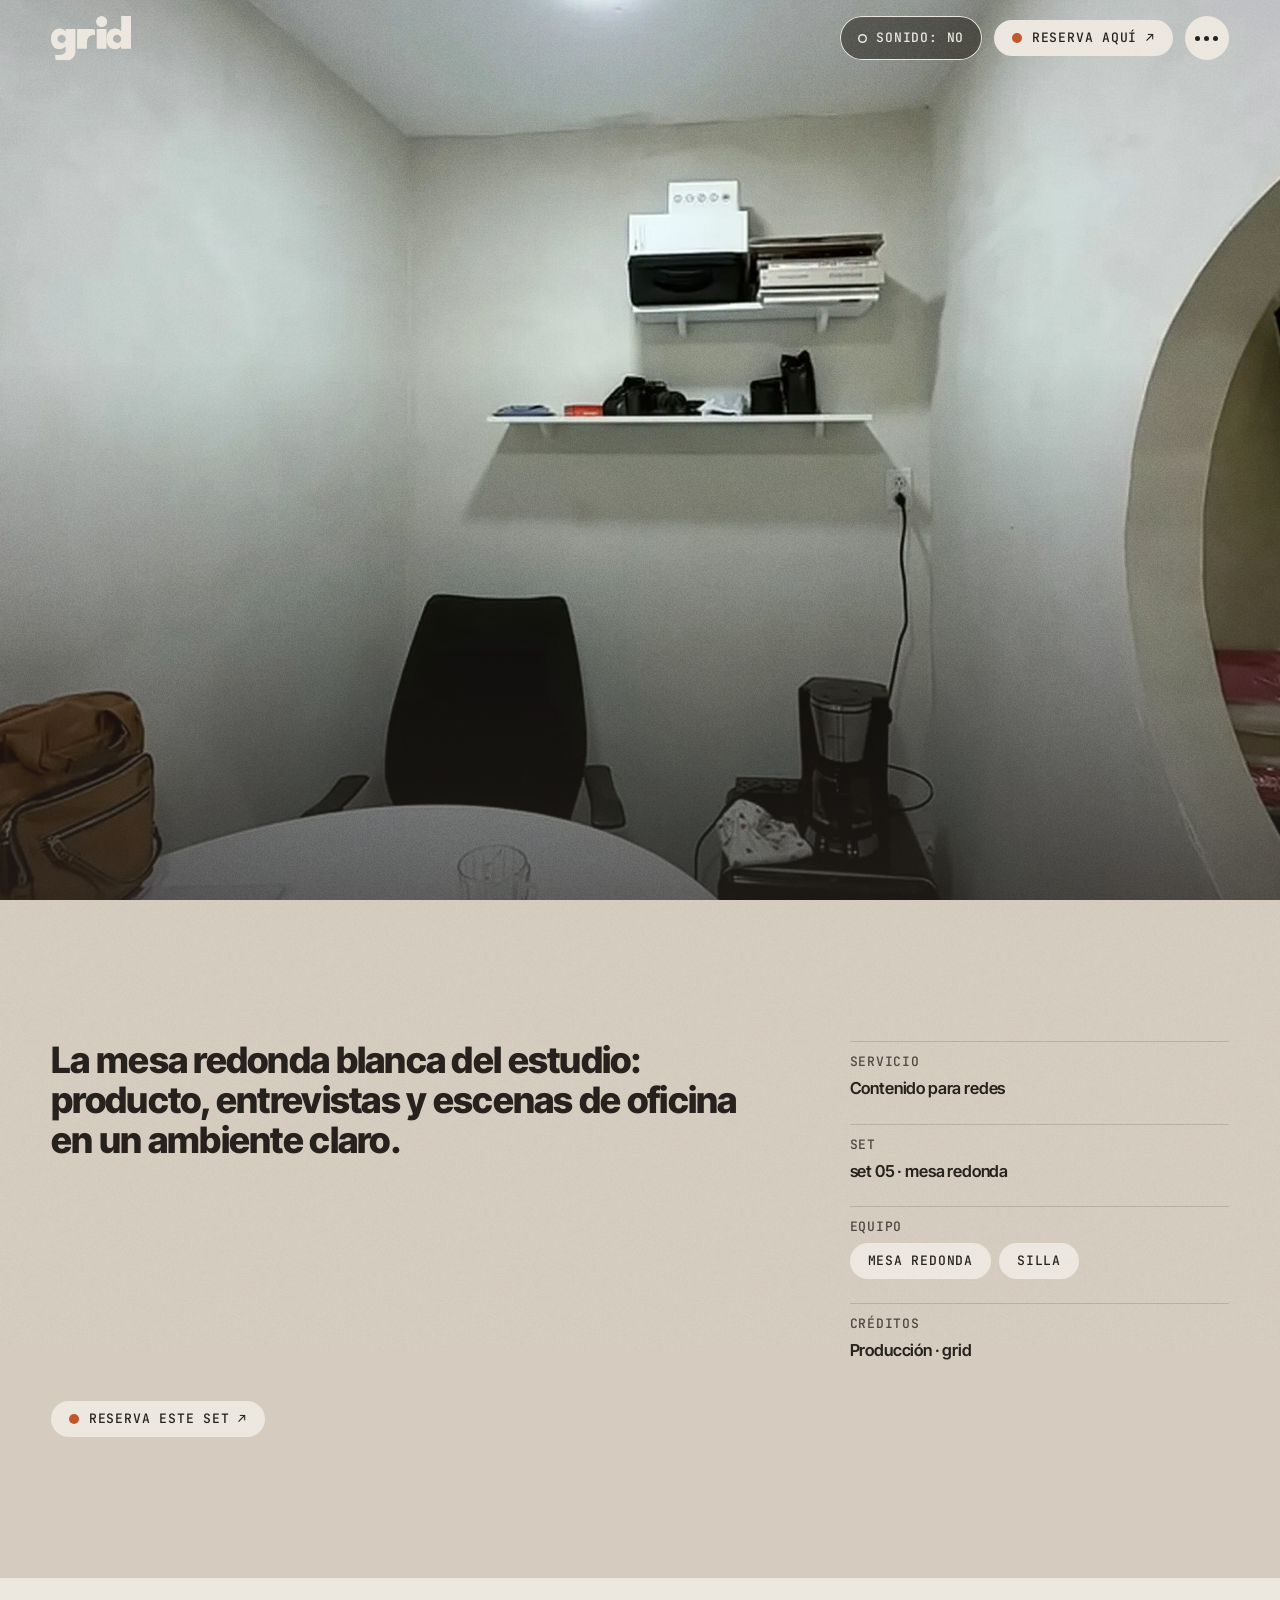
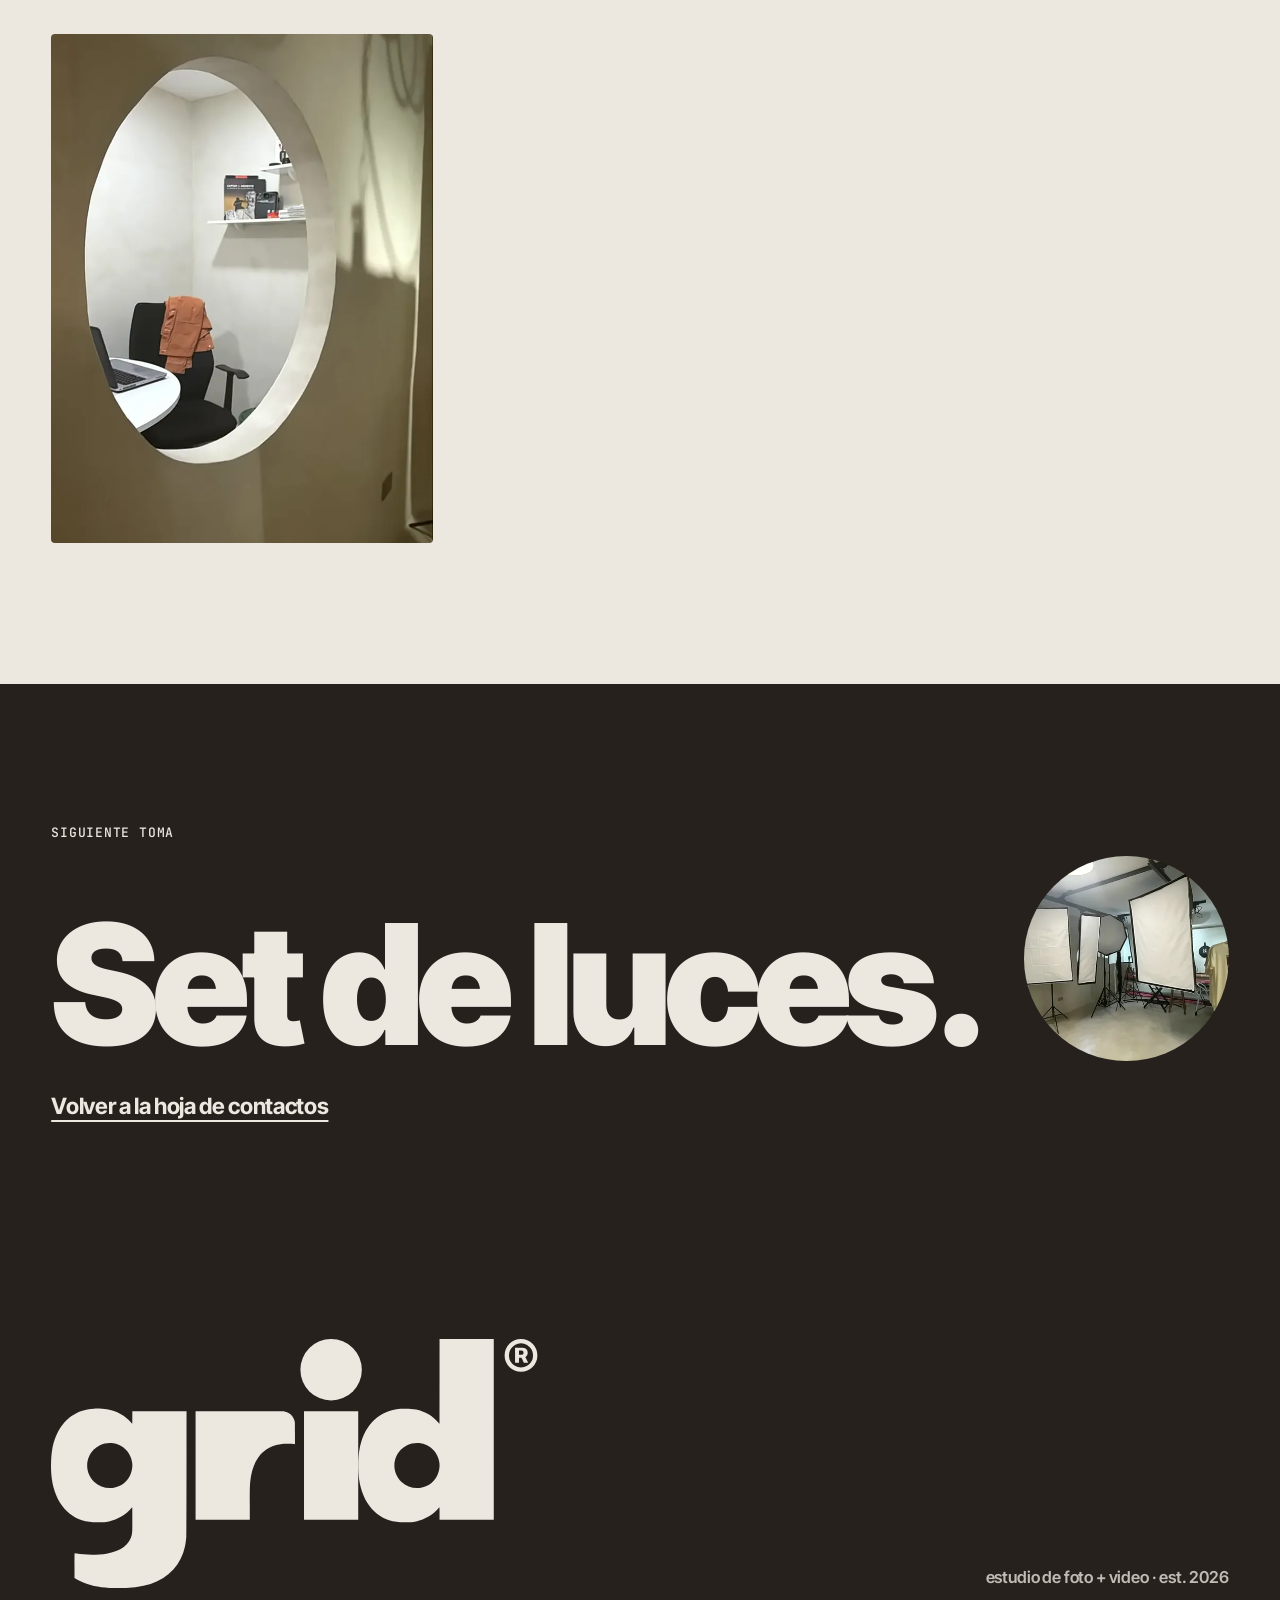
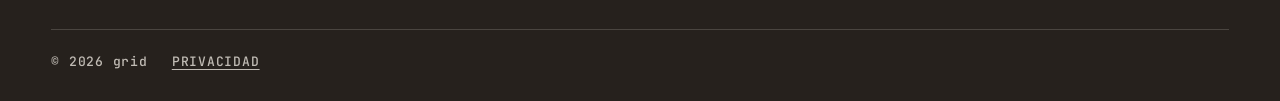
<file: trabajos/mesa-redonda/index.html>
<!DOCTYPE html><html lang="es-419" data-theme="greige" class="intertight_96eeb402-module__Ux_foW__variable jetbrainsmono_b19711b-module__cCey7q__variable"><head><meta charSet="utf-8"/><meta name="viewport" content="width=device-width, initial-scale=1, viewport-fit=cover"/><link rel="preload" href="/_next/static/media/InterTight_Variable_latin-s.p.0gz_anqbjb07q.woff2" as="font" crossorigin="" type="font/woff2"/><link rel="preload" as="image" imageSrcSet="/media/fotos/mesa-redonda-720.webp 720w, /media/fotos/mesa-redonda-1440.webp 1440w" imageSizes="100vw" fetchPriority="high"/><link rel="stylesheet" href="/_next/static/chunks/1_h2i5achep-6.css" data-precedence="next"/><link rel="stylesheet" href="/_next/static/chunks/2gbwnuaeeamhz.css" data-precedence="next"/><link rel="preload" as="script" fetchPriority="low" href="/_next/static/chunks/310vm2bl3xxpt.js"/><script src="/_next/static/chunks/19mx3mg6lkumu.js" async=""></script><script src="/_next/static/chunks/1rj7ns8rte9vc.js" async=""></script><script src="/_next/static/chunks/0erpg4rnzkm4w.js" async=""></script><script src="/_next/static/chunks/turbopack-1g4yvkg6ged8k.js" async=""></script><script src="/_next/static/chunks/37tjrr2913_om.js" async=""></script><script src="/_next/static/chunks/18n_e5sf_8us0.js" async=""></script><script src="/_next/static/chunks/3bxz19k2f82j2.js" async=""></script><script src="/_next/static/chunks/3s2a4gw9b8f6t.js" async=""></script><script src="/_next/static/chunks/14mtyv5ykc1w4.js" async=""></script><meta name="theme-color" content="#d5ccbf"/><meta name="color-scheme" content="light"/><title>Mesa redonda · grid</title><meta name="description" content="La mesa redonda blanca del estudio: producto, entrevistas y escenas de oficina en un ambiente claro. Muestra hecha en el estudio de grid, foto + video."/><meta name="application-name" content="grid"/><link rel="manifest" href="/manifest.webmanifest"/><link rel="canonical" href="https://gridstudio.website/trabajos/mesa-redonda/"/><meta property="og:title" content="Mesa redonda · grid"/><meta property="og:description" content="La mesa redonda blanca del estudio: producto, entrevistas y escenas de oficina en un ambiente claro. Muestra hecha en el estudio de grid, foto + video."/><meta property="og:url" content="https://gridstudio.website/trabajos/mesa-redonda/"/><meta property="og:site_name" content="grid"/><meta property="og:locale" content="es_419"/><meta property="og:image" content="https://gridstudio.website/og/default.png"/><meta property="og:image:width" content="1200"/><meta property="og:image:height" content="630"/><meta property="og:image:alt" content="grid · Tu set, tu luz."/><meta property="og:type" content="website"/><meta name="twitter:card" content="summary_large_image"/><meta name="twitter:title" content="Mesa redonda · grid"/><meta name="twitter:description" content="La mesa redonda blanca del estudio: producto, entrevistas y escenas de oficina en un ambiente claro. Muestra hecha en el estudio de grid, foto + video."/><meta name="twitter:image" content="https://gridstudio.website/og/default.png"/><link rel="icon" href="/icon.svg?icon.0i_2m-ega3l_j.svg" sizes="any" type="image/svg+xml"/><link rel="apple-touch-icon" href="/apple-icon.png?apple-icon.1qgvf6ah559ys.png" sizes="180x180" type="image/png"/><meta name="next-size-adjust" content=""/><script>(function(){try{var d=document.documentElement,p=null;try{p=localStorage.getItem('grid.motion')}catch(e){}var r=window.matchMedia('(prefers-reduced-motion: reduce)').matches;var on=p?p==='on':!r;d.setAttribute('data-motion',on?'on':'off');var s=null;try{s=sessionStorage.getItem('grid.preloaded')}catch(e){}if(s||!on)d.setAttribute('data-preloaded','');d.classList.add('js')}catch(e){}})();</script><script src="/_next/static/chunks/0cz1d0mv5g_q7.js" noModule=""></script></head><body><div hidden=""><!--$--><!--/$--></div><a class="styles-module-scss-module__k9gYQq__skip" href="#contenido">Saltar al contenido</a><header class="styles-module-scss-module__G8U5Rq__header" data-theme="greige"><a class="styles-module-scss-module__G8U5Rq__home" aria-label="grid, ir al inicio" href="/"><svg class="styles-module-scss-module__G8U5Rq__logo" viewBox="0 -1000 2450 1378.1" fill="currentColor" role="img" aria-label="grid" focusable="false"><path d="M238.8 -614.6C210.7 -612.8 190.5 -609 168.8 -601.6C74.6 -569.3 13.1 -477.8 2.2 -353.8C-1.5 -311.6 -0.5 -260.9 4.8 -224.4C23.8 -91.9 100.2 -4.5 211.6 11.9C227.7 14.2 234.9 14.7 258.8 14.7C286.4 14.7 300.6 13.4 320.3 9.4C369.3 -0.7 413.8 -27 445.3 -64.3L449.7 -69.5L449.9 -5.6C450.1 61.1 449.8 69.4 447.4 81.8C436.8 136.9 386.7 174.6 306.5 187.8C261.5 195.1 186.8 195 141.9 187.4C135.9 186.4 130.8 185.6 130.5 185.6C130.2 185.6 130 216.4 130 254L130 322.3L132.3 323.9C147.6 333.9 176.9 347.4 200.8 355.2C249.7 371.4 300.6 378.1 375 378.1C432.6 378.1 471.5 374.6 511.8 365.6C621.6 341.2 699.8 276 731.6 182.2C740.9 155 745.4 132.2 748.9 94.4C749.4 88.6 749.7 -2.8 749.8 -256.8L750 -600L600 -600L450 -600L449.9 -565.2L449.7 -530.5L445.3 -535.7C411.2 -576.1 363.2 -602.8 308.6 -611.5C292.7 -614.1 255.4 -615.8 238.8 -614.6ZM337.4 -424.4C397 -418 443 -372 449.4 -312.4C451.8 -289.9 447.4 -266 437.2 -245.3C399.7 -168.9 299.3 -151.2 238.2 -210.3C175.9 -270.6 192.3 -373.9 270.3 -412.3C291.1 -422.4 314.9 -426.8 337.4 -424.4Z" data-logo-letter="g"></path><path d="M800 -300L800 0L950 0L1100 0L1100 -85.2C1100 -169.3 1100.3 -187.1 1102.2 -207.8C1113.2 -329.8 1173.4 -405.2 1269.4 -417.8C1290.2 -420.5 1322.9 -420.8 1345.8 -418.4L1350 -417.9L1350 -476.6C1350 -525.1 1349.8 -536.3 1349.1 -540.9C1344.2 -570.9 1320.9 -594.2 1290.9 -599.1C1286.1 -599.9 1252.7 -600 1042.7 -600L800 -600L800 -300Z" data-logo-letter="r"></path><path d="M1400 -300L1400 0L1550 0L1700 0L1700 -300L1700 -600L1550 -600L1400 -600L1400 -300Z" data-logo-letter="i"></path><path d="M2149.9 -765.2L2149.7 -530.5L2145.3 -535.7C2113.8 -573 2069.2 -599.3 2020.3 -609.4C2000.6 -613.4 1986.4 -614.7 1958.8 -614.7C1934.9 -614.7 1927.7 -614.3 1911.6 -611.9C1800.2 -595.5 1723.8 -508.1 1704.8 -375.6C1698.4 -331.4 1698.4 -268.6 1704.8 -224.4C1723.8 -91.9 1800.2 -4.5 1911.6 11.9C1927.7 14.2 1934.9 14.7 1958.8 14.7C1986.4 14.7 2000.6 13.4 2020.3 9.4C2069.2 -0.7 2113.8 -27 2145.3 -64.3L2149.7 -69.5L2149.9 -34.8L2150 0L2300 0L2450 0L2450 -500L2450 -1000L2300 -1000L2150 -1000L2149.9 -765.2ZM2037.4 -424.4C2097 -418 2143 -372 2149.4 -312.4C2151.8 -289.9 2147.4 -266 2137.2 -245.3C2099.7 -168.9 1999.2 -151.2 1938.2 -210.3C1875.9 -270.6 1892.3 -373.9 1970.3 -412.3C1991.1 -422.4 2014.9 -426.8 2037.4 -424.4Z" data-logo-letter="d"></path><circle cx="1550" cy="-830" r="170" data-logo-dot="true"></circle></svg></a><nav class="styles-module-scss-module__G8U5Rq__actions" aria-label="Principal"><button type="button" class="styles-module-scss-module__nOiM7G__toggle styles-module-scss-module__G8U5Rq__sound" aria-pressed="false"><span class="styles-module-scss-module__nOiM7G__dot" aria-hidden="true"></span>sonido: no</button><a class="styles-module-scss-module__G8U5Rq__book" href="/reservar/"><span class="styles-module-scss-module__Di33fq__pill"><span class="styles-module-scss-module__Di33fq__dot" data-pill-dot="true" aria-hidden="true"></span>Reserva aquí ↗</span></a><button type="button" class="styles-module-scss-module___GlnNW__button" aria-expanded="false" aria-haspopup="dialog" aria-label="Menú"><span class="styles-module-scss-module___GlnNW__dot"></span><span class="styles-module-scss-module___GlnNW__dot"></span><span class="styles-module-scss-module___GlnNW__dot"></span></button></nav><dialog class="styles-module-scss-module__oCMpJa__menu" data-theme="tinta" aria-label="Menú"><div class="styles-module-scss-module__oCMpJa__top"><svg class="styles-module-scss-module__oCMpJa__logo" viewBox="0 -1000 2450 1378.1" fill="currentColor" role="img" aria-label="grid" focusable="false"><path d="M238.8 -614.6C210.7 -612.8 190.5 -609 168.8 -601.6C74.6 -569.3 13.1 -477.8 2.2 -353.8C-1.5 -311.6 -0.5 -260.9 4.8 -224.4C23.8 -91.9 100.2 -4.5 211.6 11.9C227.7 14.2 234.9 14.7 258.8 14.7C286.4 14.7 300.6 13.4 320.3 9.4C369.3 -0.7 413.8 -27 445.3 -64.3L449.7 -69.5L449.9 -5.6C450.1 61.1 449.8 69.4 447.4 81.8C436.8 136.9 386.7 174.6 306.5 187.8C261.5 195.1 186.8 195 141.9 187.4C135.9 186.4 130.8 185.6 130.5 185.6C130.2 185.6 130 216.4 130 254L130 322.3L132.3 323.9C147.6 333.9 176.9 347.4 200.8 355.2C249.7 371.4 300.6 378.1 375 378.1C432.6 378.1 471.5 374.6 511.8 365.6C621.6 341.2 699.8 276 731.6 182.2C740.9 155 745.4 132.2 748.9 94.4C749.4 88.6 749.7 -2.8 749.8 -256.8L750 -600L600 -600L450 -600L449.9 -565.2L449.7 -530.5L445.3 -535.7C411.2 -576.1 363.2 -602.8 308.6 -611.5C292.7 -614.1 255.4 -615.8 238.8 -614.6ZM337.4 -424.4C397 -418 443 -372 449.4 -312.4C451.8 -289.9 447.4 -266 437.2 -245.3C399.7 -168.9 299.3 -151.2 238.2 -210.3C175.9 -270.6 192.3 -373.9 270.3 -412.3C291.1 -422.4 314.9 -426.8 337.4 -424.4Z" data-logo-letter="g"></path><path d="M800 -300L800 0L950 0L1100 0L1100 -85.2C1100 -169.3 1100.3 -187.1 1102.2 -207.8C1113.2 -329.8 1173.4 -405.2 1269.4 -417.8C1290.2 -420.5 1322.9 -420.8 1345.8 -418.4L1350 -417.9L1350 -476.6C1350 -525.1 1349.8 -536.3 1349.1 -540.9C1344.2 -570.9 1320.9 -594.2 1290.9 -599.1C1286.1 -599.9 1252.7 -600 1042.7 -600L800 -600L800 -300Z" data-logo-letter="r"></path><path d="M1400 -300L1400 0L1550 0L1700 0L1700 -300L1700 -600L1550 -600L1400 -600L1400 -300Z" data-logo-letter="i"></path><path d="M2149.9 -765.2L2149.7 -530.5L2145.3 -535.7C2113.8 -573 2069.2 -599.3 2020.3 -609.4C2000.6 -613.4 1986.4 -614.7 1958.8 -614.7C1934.9 -614.7 1927.7 -614.3 1911.6 -611.9C1800.2 -595.5 1723.8 -508.1 1704.8 -375.6C1698.4 -331.4 1698.4 -268.6 1704.8 -224.4C1723.8 -91.9 1800.2 -4.5 1911.6 11.9C1927.7 14.2 1934.9 14.7 1958.8 14.7C1986.4 14.7 2000.6 13.4 2020.3 9.4C2069.2 -0.7 2113.8 -27 2145.3 -64.3L2149.7 -69.5L2149.9 -34.8L2150 0L2300 0L2450 0L2450 -500L2450 -1000L2300 -1000L2150 -1000L2149.9 -765.2ZM2037.4 -424.4C2097 -418 2143 -372 2149.4 -312.4C2151.8 -289.9 2147.4 -266 2137.2 -245.3C2099.7 -168.9 1999.2 -151.2 1938.2 -210.3C1875.9 -270.6 1892.3 -373.9 1970.3 -412.3C1991.1 -422.4 2014.9 -426.8 2037.4 -424.4Z" data-logo-letter="d"></path><circle cx="1550" cy="-830" r="170" data-logo-dot="true"></circle></svg><button type="button" class="styles-module-scss-module__oCMpJa__close" aria-label="Cerrar menú" data-menu-close="true"><span aria-hidden="true">×</span></button></div><div class="styles-module-scss-module__oCMpJa__takes"><p class="styles-module-scss-module__oCMpJa__kicker" data-menu-fade="true">Tomas</p><ol class="styles-module-scss-module__FCKAsW__list"><li><a class="styles-module-scss-module__FCKAsW__take" href="/#apertura"><span class="styles-module-scss-module__FCKAsW__mask"><span class="styles-module-scss-module__FCKAsW__line" data-menu-item="true"><span class="styles-module-scss-module__FCKAsW__number">01</span><span class="styles-module-scss-module__FCKAsW__title">Apertura</span></span></span></a></li><li><a class="styles-module-scss-module__FCKAsW__take" href="/#manifiesto"><span class="styles-module-scss-module__FCKAsW__mask"><span class="styles-module-scss-module__FCKAsW__line" data-menu-item="true"><span class="styles-module-scss-module__FCKAsW__number">02</span><span class="styles-module-scss-module__FCKAsW__title">Manifiesto</span></span></span></a></li><li><a class="styles-module-scss-module__FCKAsW__take" href="/#los-sets"><span class="styles-module-scss-module__FCKAsW__mask"><span class="styles-module-scss-module__FCKAsW__line" data-menu-item="true"><span class="styles-module-scss-module__FCKAsW__number">03</span><span class="styles-module-scss-module__FCKAsW__title">Los sets</span></span></span></a></li><li><a class="styles-module-scss-module__FCKAsW__take" href="/#hoja-de-contactos"><span class="styles-module-scss-module__FCKAsW__mask"><span class="styles-module-scss-module__FCKAsW__line" data-menu-item="true"><span class="styles-module-scss-module__FCKAsW__number">04</span><span class="styles-module-scss-module__FCKAsW__title">Hoja de contactos</span></span></span></a></li><li><a class="styles-module-scss-module__FCKAsW__take" href="/#hacemos"><span class="styles-module-scss-module__FCKAsW__mask"><span class="styles-module-scss-module__FCKAsW__line" data-menu-item="true"><span class="styles-module-scss-module__FCKAsW__number">05</span><span class="styles-module-scss-module__FCKAsW__title">Hacemos</span></span></span></a></li><li><a class="styles-module-scss-module__FCKAsW__take" href="/#reserva"><span class="styles-module-scss-module__FCKAsW__mask"><span class="styles-module-scss-module__FCKAsW__line" data-menu-item="true"><span class="styles-module-scss-module__FCKAsW__number">06</span><span class="styles-module-scss-module__FCKAsW__title">Reserva por hora</span></span></span></a></li><li><a class="styles-module-scss-module__FCKAsW__take" href="/#cierre"><span class="styles-module-scss-module__FCKAsW__mask"><span class="styles-module-scss-module__FCKAsW__line" data-menu-item="true"><span class="styles-module-scss-module__FCKAsW__number">07</span><span class="styles-module-scss-module__FCKAsW__title">Cierre</span></span></span></a></li></ol></div><div class="styles-module-scss-module__oCMpJa__bottom" data-menu-fade="true"><a href="/reservar/"><span class="styles-module-scss-module__Di33fq__pill"><span class="styles-module-scss-module__Di33fq__dot" data-pill-dot="true" aria-hidden="true"></span>Reserva aquí ↗</span></a><button type="button" class="styles-module-scss-module__DWw_gG__toggle" aria-pressed="true">movimiento: no</button><button type="button" class="styles-module-scss-module__nOiM7G__toggle" aria-pressed="false"><span class="styles-module-scss-module__nOiM7G__dot" aria-hidden="true"></span>sonido: no</button><a class="styles-module-scss-module__oCMpJa__legal" href="/privacidad/">Privacidad</a></div></dialog></header><main id="contenido" tabindex="-1"><article><header class="styles-module-scss-module__Edc3pq__hero" data-theme="tinta"><div class="styles-module-scss-module__Edc3pq__media" data-hero-media="true"><img class="styles-module-scss-module__Edc3pq__photo" src="/media/fotos/mesa-redonda-720.webp" srcSet="/media/fotos/mesa-redonda-720.webp 720w, /media/fotos/mesa-redonda-1440.webp 1440w" sizes="100vw" width="1620" height="2160" alt="Mesa redonda blanca con una silla y una repisa." loading="eager" fetchPriority="high" decoding="async"/><span class="styles-module-scss-module__Edc3pq__veil" aria-hidden="true"></span></div><div class="styles-module-scss-module__Edc3pq__copy"><span class="styles-module-scss-module__Edc3pq__mask"><span class="styles-module-scss-module__Edc3pq__maskInner" data-hero-rise="true"><span class="styles-module-scss-module__Di33fq__pill"><span class="styles-module-scss-module__Di33fq__dot" data-pill-dot="true" aria-hidden="true"></span>Muestra del estudio</span></span></span><h1 class="styles-module-scss-module__Edc3pq__title"><span class="styles-module-scss-module__Edc3pq__mask"><span class="styles-module-scss-module__Edc3pq__maskInner" data-hero-rise="true">Mesa redonda<!-- -->.</span></span></h1><div class="styles-module-scss-module__Ilro2G__lowerThird" data-lt="true"><span class="styles-module-scss-module__Ilro2G__dot" data-lt-dot="true" aria-hidden="true"></span><div class="styles-module-scss-module__Ilro2G__bar" data-lt-bar="true"><span class="styles-module-scss-module__Ilro2G__line"><span class="styles-module-scss-module__Ilro2G__name" data-lt-text="true">Contenido para redes</span></span><span class="styles-module-scss-module__Ilro2G__line"><span class="styles-module-scss-module__Ilro2G__role" data-lt-text="true">set 05 · mesa redonda</span></span></div></div></div></header><section class="styles-module-scss-module__jlpmpa__details" data-theme="greige" aria-label="Ficha de la toma"><div class="styles-module-scss-module__jlpmpa__inner"><p class="styles-module-scss-module__jlpmpa__summary">La mesa redonda blanca del estudio: producto, entrevistas y escenas de oficina en un ambiente claro.</p><dl class="styles-module-scss-module__jlpmpa__facts"><div class="styles-module-scss-module__jlpmpa__fact"><dt class="styles-module-scss-module__jlpmpa__label">Servicio</dt><dd>Contenido para redes</dd></div><div class="styles-module-scss-module__jlpmpa__fact"><dt class="styles-module-scss-module__jlpmpa__label">Set</dt><dd>set 05 · mesa redonda</dd></div><div class="styles-module-scss-module__jlpmpa__fact"><dt class="styles-module-scss-module__jlpmpa__label">Equipo</dt><dd class="styles-module-scss-module__jlpmpa__pills"><span class="styles-module-scss-module__Di33fq__pill">mesa redonda</span><span class="styles-module-scss-module__Di33fq__pill">silla</span></dd></div><div class="styles-module-scss-module__jlpmpa__fact"><dt class="styles-module-scss-module__jlpmpa__label">Créditos</dt><dd><span class="styles-module-scss-module__jlpmpa__credit">Producción<!-- --> · <!-- -->grid</span></dd></div></dl><a class="styles-module-scss-module__jlpmpa__cta" href="/reservar/?set=mesa-redonda"><span class="styles-module-scss-module__Di33fq__pill"><span class="styles-module-scss-module__Di33fq__dot" data-pill-dot="true" aria-hidden="true"></span>Reserva este set ↗</span></a></div></section><section class="styles-module-scss-module__4DjwJq__gallery" data-theme="claro" aria-label="Más planos"><ul class="styles-module-scss-module__4DjwJq__grid" data-anim="stagger"><li class="styles-module-scss-module__4DjwJq__item"><img class="styles-module-scss-module__4DjwJq__photo" src="/media/fotos/ventana-oficina-720.webp" srcSet="/media/fotos/ventana-oficina-720.webp 720w, /media/fotos/ventana-oficina-1440.webp 1440w" sizes="(max-width: 1024px) 100vw, 33vw" width="1216" height="2160" alt="Ventana redonda entre la oficina y el estudio." loading="lazy" fetchPriority="auto" decoding="async"/></li></ul></section><nav class="styles-module-scss-module__0S3-DG__next" data-theme="tinta" aria-label="Siguiente toma"><div class="styles-module-scss-module__0S3-DG__inner"><a class="styles-module-scss-module__0S3-DG__link" data-cursor="ver ↗" href="/trabajos/set-de-luces/"><span class="styles-module-scss-module__0S3-DG__label">Siguiente toma</span><span class="styles-module-scss-module__0S3-DG__title">Set de luces<!-- -->.</span><span class="styles-module-scss-module__0S3-DG__disc"><figure class="styles-module-scss-module__cJDTKq__circle"><img class="styles-module-scss-module__cJDTKq__image" src="/media/fotos/set-luces-720.webp" srcSet="/media/fotos/set-luces-720.webp 720w, /media/fotos/set-luces-1440.webp 1440w" sizes="20vw" width="2160" height="1216" alt="Sala principal con varios softbox, un perchero y una puerta terracota." loading="lazy" fetchPriority="auto" decoding="async"/></figure></span></a><a class="styles-module-scss-module__0S3-DG__back" href="/#hoja-de-contactos">Volver a la hoja de contactos</a></div></nav></article><!--$--><!--/$--></main><footer class="styles-module-scss-module__1slC6W__footer" data-theme="tinta"><div class="styles-module-scss-module__1slC6W__inner"><dl class="styles-module-scss-module__1slC6W__contact"></dl><div class="styles-module-scss-module__1slC6W__signature"><svg class="styles-module-scss-module__1slC6W__logo" viewBox="0 -1000 2691.4 1378.1" fill="currentColor" role="img" aria-label="grid" focusable="false"><path d="M238.8 -614.6C210.7 -612.8 190.5 -609 168.8 -601.6C74.6 -569.3 13.1 -477.8 2.2 -353.8C-1.5 -311.6 -0.5 -260.9 4.8 -224.4C23.8 -91.9 100.2 -4.5 211.6 11.9C227.7 14.2 234.9 14.7 258.8 14.7C286.4 14.7 300.6 13.4 320.3 9.4C369.3 -0.7 413.8 -27 445.3 -64.3L449.7 -69.5L449.9 -5.6C450.1 61.1 449.8 69.4 447.4 81.8C436.8 136.9 386.7 174.6 306.5 187.8C261.5 195.1 186.8 195 141.9 187.4C135.9 186.4 130.8 185.6 130.5 185.6C130.2 185.6 130 216.4 130 254L130 322.3L132.3 323.9C147.6 333.9 176.9 347.4 200.8 355.2C249.7 371.4 300.6 378.1 375 378.1C432.6 378.1 471.5 374.6 511.8 365.6C621.6 341.2 699.8 276 731.6 182.2C740.9 155 745.4 132.2 748.9 94.4C749.4 88.6 749.7 -2.8 749.8 -256.8L750 -600L600 -600L450 -600L449.9 -565.2L449.7 -530.5L445.3 -535.7C411.2 -576.1 363.2 -602.8 308.6 -611.5C292.7 -614.1 255.4 -615.8 238.8 -614.6ZM337.4 -424.4C397 -418 443 -372 449.4 -312.4C451.8 -289.9 447.4 -266 437.2 -245.3C399.7 -168.9 299.3 -151.2 238.2 -210.3C175.9 -270.6 192.3 -373.9 270.3 -412.3C291.1 -422.4 314.9 -426.8 337.4 -424.4Z" data-logo-letter="g"></path><path d="M800 -300L800 0L950 0L1100 0L1100 -85.2C1100 -169.3 1100.3 -187.1 1102.2 -207.8C1113.2 -329.8 1173.4 -405.2 1269.4 -417.8C1290.2 -420.5 1322.9 -420.8 1345.8 -418.4L1350 -417.9L1350 -476.6C1350 -525.1 1349.8 -536.3 1349.1 -540.9C1344.2 -570.9 1320.9 -594.2 1290.9 -599.1C1286.1 -599.9 1252.7 -600 1042.7 -600L800 -600L800 -300Z" data-logo-letter="r"></path><path d="M1400 -300L1400 0L1550 0L1700 0L1700 -300L1700 -600L1550 -600L1400 -600L1400 -300Z" data-logo-letter="i"></path><path d="M2149.9 -765.2L2149.7 -530.5L2145.3 -535.7C2113.8 -573 2069.2 -599.3 2020.3 -609.4C2000.6 -613.4 1986.4 -614.7 1958.8 -614.7C1934.9 -614.7 1927.7 -614.3 1911.6 -611.9C1800.2 -595.5 1723.8 -508.1 1704.8 -375.6C1698.4 -331.4 1698.4 -268.6 1704.8 -224.4C1723.8 -91.9 1800.2 -4.5 1911.6 11.9C1927.7 14.2 1934.9 14.7 1958.8 14.7C1986.4 14.7 2000.6 13.4 2020.3 9.4C2069.2 -0.7 2113.8 -27 2145.3 -64.3L2149.7 -69.5L2149.9 -34.8L2150 0L2300 0L2450 0L2450 -500L2450 -1000L2300 -1000L2150 -1000L2149.9 -765.2ZM2037.4 -424.4C2097 -418 2143 -372 2149.4 -312.4C2151.8 -289.9 2147.4 -266 2137.2 -245.3C2099.7 -168.9 1999.2 -151.2 1938.2 -210.3C1875.9 -270.6 1892.3 -373.9 1970.3 -412.3C1991.1 -422.4 2014.9 -426.8 2037.4 -424.4Z" data-logo-letter="d"></path><circle cx="1550" cy="-830" r="170" data-logo-dot="true"></circle><path d="M2567.8 -868.4V-952H2608.8Q2616.7 -952.1 2623.3 -948.9Q2629.9 -945.6 2633.9 -939.4Q2637.8 -933.3 2637.8 -924.5Q2637.8 -915.6 2633.7 -909.3Q2629.6 -902.9 2622.9 -899.7Q2616.1 -896.6 2607.9 -896.6H2579.8V-912.3H2603.2Q2608 -912.3 2611.5 -915.3Q2614.9 -918.3 2614.9 -924.5Q2614.9 -930.7 2611.4 -933.3Q2607.9 -936 2603.3 -936.1H2589.6V-868.4ZM2621.3 -907 2640.5 -868.4H2616.5L2598.7 -907ZM2600.6 -818.4Q2581.9 -818.4 2565.4 -825.5Q2549 -832.6 2536.5 -845.1Q2524 -857.6 2517 -874Q2510 -890.5 2510 -909.2Q2510 -927.9 2517 -944.4Q2524 -960.8 2536.5 -973.3Q2549 -985.8 2565.4 -992.9Q2581.9 -1000 2600.6 -1000Q2619.5 -1000 2635.9 -992.9Q2652.4 -985.8 2664.9 -973.3Q2677.3 -960.8 2684.4 -944.4Q2691.4 -927.9 2691.4 -909.2Q2691.4 -890.5 2684.4 -874Q2677.4 -857.6 2664.9 -845.1Q2652.5 -832.6 2636 -825.5Q2619.5 -818.4 2600.6 -818.4ZM2600.6 -842.5Q2619.2 -842.5 2634.4 -851.5Q2649.6 -860.5 2658.5 -875.6Q2667.5 -890.8 2667.5 -909.2Q2667.5 -927.7 2658.5 -942.9Q2649.5 -958 2634.3 -967Q2619.1 -976 2600.6 -975.9Q2582.2 -976 2567 -967Q2551.9 -958 2542.9 -942.9Q2533.9 -927.7 2533.9 -909.2Q2533.9 -890.8 2542.9 -875.6Q2551.9 -860.4 2567 -851.5Q2582.2 -842.5 2600.6 -842.5Z" data-logo-reg="true"></path></svg><p class="styles-module-scss-module__1slC6W__firma">estudio de foto + video · est. 2026</p></div><div class="styles-module-scss-module__1slC6W__legal"><p>© <!-- -->2026<!-- --> <span class="styles-module-scss-module__1slC6W__brand">grid</span></p><a class="styles-module-scss-module__1slC6W__link" href="/privacidad/">Privacidad</a></div></div></footer><div class="styles-module-scss-module__R9XM3q__preloader" aria-hidden="true"><div class="styles-module-scss-module__R9XM3q__panel" data-pre-panel="true" data-theme="greige"><div class="styles-module-scss-module__OxXQIW__sting styles-module-scss-module__R9XM3q__sting" data-sting="true"><svg class="styles-module-scss-module__OxXQIW__logo" viewBox="0 -1000 2691.4 1378.1" fill="currentColor" role="img" aria-label="grid" focusable="false"><defs><clipPath id="cuadro-_R_ldb_"><rect x="0" y="-1000" width="2450" height="1378.1"></rect></clipPath></defs><g class="styles-module-scss-module__OxXQIW__guides" data-sting-guides="true"><line x1="816.6666666666666" x2="816.6666666666666" y1="-1000" y2="378.0999999999999"></line><line x1="1633.3333333333333" x2="1633.3333333333333" y1="-1000" y2="378.0999999999999"></line><line x1="0" x2="2450" y1="-540.6333333333334" y2="-540.6333333333334"></line><line x1="0" x2="2450" y1="-81.26666666666677" y2="-81.26666666666677"></line></g><g clip-path="url(#cuadro-_R_ldb_)"><g data-sting-group="g"><path d="M238.8 -614.6C210.7 -612.8 190.5 -609 168.8 -601.6C74.6 -569.3 13.1 -477.8 2.2 -353.8C-1.5 -311.6 -0.5 -260.9 4.8 -224.4C23.8 -91.9 100.2 -4.5 211.6 11.9C227.7 14.2 234.9 14.7 258.8 14.7C286.4 14.7 300.6 13.4 320.3 9.4C369.3 -0.7 413.8 -27 445.3 -64.3L449.7 -69.5L449.9 -5.6C450.1 61.1 449.8 69.4 447.4 81.8C436.8 136.9 386.7 174.6 306.5 187.8C261.5 195.1 186.8 195 141.9 187.4C135.9 186.4 130.8 185.6 130.5 185.6C130.2 185.6 130 216.4 130 254L130 322.3L132.3 323.9C147.6 333.9 176.9 347.4 200.8 355.2C249.7 371.4 300.6 378.1 375 378.1C432.6 378.1 471.5 374.6 511.8 365.6C621.6 341.2 699.8 276 731.6 182.2C740.9 155 745.4 132.2 748.9 94.4C749.4 88.6 749.7 -2.8 749.8 -256.8L750 -600L600 -600L450 -600L449.9 -565.2L449.7 -530.5L445.3 -535.7C411.2 -576.1 363.2 -602.8 308.6 -611.5C292.7 -614.1 255.4 -615.8 238.8 -614.6ZM337.4 -424.4C397 -418 443 -372 449.4 -312.4C451.8 -289.9 447.4 -266 437.2 -245.3C399.7 -168.9 299.3 -151.2 238.2 -210.3C175.9 -270.6 192.3 -373.9 270.3 -412.3C291.1 -422.4 314.9 -426.8 337.4 -424.4Z"></path><circle cx="325" cy="-300" r="133" class="styles-module-scss-module__OxXQIW__plug" data-sting-plug="true"></circle></g></g><g clip-path="url(#cuadro-_R_ldb_)"><g data-sting-group="r"><path d="M800 -300L800 0L950 0L1100 0L1100 -85.2C1100 -169.3 1100.3 -187.1 1102.2 -207.8C1113.2 -329.8 1173.4 -405.2 1269.4 -417.8C1290.2 -420.5 1322.9 -420.8 1345.8 -418.4L1350 -417.9L1350 -476.6C1350 -525.1 1349.8 -536.3 1349.1 -540.9C1344.2 -570.9 1320.9 -594.2 1290.9 -599.1C1286.1 -599.9 1252.7 -600 1042.7 -600L800 -600L800 -300Z"></path></g></g><g clip-path="url(#cuadro-_R_ldb_)"><g data-sting-group="id"><path d="M1400 -300L1400 0L1550 0L1700 0L1700 -300L1700 -600L1550 -600L1400 -600L1400 -300Z"></path><path d="M2149.9 -765.2L2149.7 -530.5L2145.3 -535.7C2113.8 -573 2069.2 -599.3 2020.3 -609.4C2000.6 -613.4 1986.4 -614.7 1958.8 -614.7C1934.9 -614.7 1927.7 -614.3 1911.6 -611.9C1800.2 -595.5 1723.8 -508.1 1704.8 -375.6C1698.4 -331.4 1698.4 -268.6 1704.8 -224.4C1723.8 -91.9 1800.2 -4.5 1911.6 11.9C1927.7 14.2 1934.9 14.7 1958.8 14.7C1986.4 14.7 2000.6 13.4 2020.3 9.4C2069.2 -0.7 2113.8 -27 2145.3 -64.3L2149.7 -69.5L2149.9 -34.8L2150 0L2300 0L2450 0L2450 -500L2450 -1000L2300 -1000L2150 -1000L2149.9 -765.2ZM2037.4 -424.4C2097 -418 2143 -372 2149.4 -312.4C2151.8 -289.9 2147.4 -266 2137.2 -245.3C2099.7 -168.9 1999.2 -151.2 1938.2 -210.3C1875.9 -270.6 1892.3 -373.9 1970.3 -412.3C1991.1 -422.4 2014.9 -426.8 2037.4 -424.4Z"></path><circle cx="2025" cy="-300" r="133" class="styles-module-scss-module__OxXQIW__plug" data-sting-plug="true"></circle></g></g><circle cx="1550" cy="-830" r="170" data-sting-dot="true"></circle><path d="M2567.8 -868.4V-952H2608.8Q2616.7 -952.1 2623.3 -948.9Q2629.9 -945.6 2633.9 -939.4Q2637.8 -933.3 2637.8 -924.5Q2637.8 -915.6 2633.7 -909.3Q2629.6 -902.9 2622.9 -899.7Q2616.1 -896.6 2607.9 -896.6H2579.8V-912.3H2603.2Q2608 -912.3 2611.5 -915.3Q2614.9 -918.3 2614.9 -924.5Q2614.9 -930.7 2611.4 -933.3Q2607.9 -936 2603.3 -936.1H2589.6V-868.4ZM2621.3 -907 2640.5 -868.4H2616.5L2598.7 -907ZM2600.6 -818.4Q2581.9 -818.4 2565.4 -825.5Q2549 -832.6 2536.5 -845.1Q2524 -857.6 2517 -874Q2510 -890.5 2510 -909.2Q2510 -927.9 2517 -944.4Q2524 -960.8 2536.5 -973.3Q2549 -985.8 2565.4 -992.9Q2581.9 -1000 2600.6 -1000Q2619.5 -1000 2635.9 -992.9Q2652.4 -985.8 2664.9 -973.3Q2677.3 -960.8 2684.4 -944.4Q2691.4 -927.9 2691.4 -909.2Q2691.4 -890.5 2684.4 -874Q2677.4 -857.6 2664.9 -845.1Q2652.5 -832.6 2636 -825.5Q2619.5 -818.4 2600.6 -818.4ZM2600.6 -842.5Q2619.2 -842.5 2634.4 -851.5Q2649.6 -860.5 2658.5 -875.6Q2667.5 -890.8 2667.5 -909.2Q2667.5 -927.7 2658.5 -942.9Q2649.5 -958 2634.3 -967Q2619.1 -976 2600.6 -975.9Q2582.2 -976 2567 -967Q2551.9 -958 2542.9 -942.9Q2533.9 -927.7 2533.9 -909.2Q2533.9 -890.8 2542.9 -875.6Q2551.9 -860.4 2567 -851.5Q2582.2 -842.5 2600.6 -842.5Z" data-sting-reg="true"></path></svg><p class="styles-module-scss-module__OxXQIW__tagline" data-sting-tagline="true">estudio de foto + video · est. 2026</p></div></div></div><div class="styles-module-scss-module__7m0W1W__cursor" data-away="" hidden="" aria-hidden="true"><span class="styles-module-scss-module__7m0W1W__iris"><span class="styles-module-scss-module__7m0W1W__label"></span></span></div><div class="styles-module-scss-module__YNCN3q__grain" style="--grain-texture:url(&#x27;/media/grano.webp&#x27;)" aria-hidden="true"></div><div class="styles-module-scss-module__RetkJq__curtain" aria-hidden="true"><div class="styles-module-scss-module__RetkJq__iris" data-curtain-iris="true"></div><div class="styles-module-scss-module__RetkJq__tercios"><span class="styles-module-scss-module__RetkJq__column" data-curtain-column="true"></span><span class="styles-module-scss-module__RetkJq__column" data-curtain-column="true"></span><span class="styles-module-scss-module__RetkJq__column" data-curtain-column="true"></span></div><p class="styles-module-scss-module__RetkJq__label" data-curtain-label="true" hidden=""><span class="styles-module-scss-module__RetkJq__dot"></span></p></div><script type="application/ld+json">{"@context":"https://schema.org","@type":["LocalBusiness","ProfessionalService"],"@id":"https://gridstudio.website/#estudio","name":"grid","url":"https://gridstudio.website/","logo":"https://gridstudio.website/marca/grid-avatar-512.png","image":"https://gridstudio.website/og/default.png","description":"grid es un estudio de foto y video. Reserva un set por hora y llega con todo listo: fondo, luces y equipo. Campañas, catálogo, retrato y contenido.","knowsAbout":["Campañas","Catálogo","Retrato","Contenido para redes"]}</script><script src="/_next/static/chunks/310vm2bl3xxpt.js" id="_R_" async=""></script><script>(self.__next_f=self.__next_f||[]).push([0])</script><script>self.__next_f.push([1,"1:\"$Sreact.fragment\"\n2:I[72216,[\"/_next/static/chunks/37tjrr2913_om.js\",\"/_next/static/chunks/18n_e5sf_8us0.js\",\"/_next/static/chunks/3bxz19k2f82j2.js\"],\"default\"]\n3:I[68226,[\"/_next/static/chunks/37tjrr2913_om.js\",\"/_next/static/chunks/18n_e5sf_8us0.js\",\"/_next/static/chunks/3bxz19k2f82j2.js\"],\"default\"]\n4:I[39756,[\"/_next/static/chunks/37tjrr2913_om.js\",\"/_next/static/chunks/18n_e5sf_8us0.js\",\"/_next/static/chunks/3bxz19k2f82j2.js\"],\"default\"]\n5:I[37457,[\"/_next/static/chunks/37tjrr2913_om.js\",\"/_next/static/chunks/18n_e5sf_8us0.js\",\"/_next/static/chunks/3bxz19k2f82j2.js\"],\"default\"]\n6:I[827,[\"/_next/static/chunks/37tjrr2913_om.js\",\"/_next/static/chunks/18n_e5sf_8us0.js\",\"/_next/static/chunks/3bxz19k2f82j2.js\",\"/_next/static/chunks/3s2a4gw9b8f6t.js\"],\"default\"]\n17:I[68027,[\"/_next/static/chunks/37tjrr2913_om.js\",\"/_next/static/chunks/18n_e5sf_8us0.js\",\"/_next/static/chunks/3bxz19k2f82j2.js\"],\"default\",1]\n:HL[\"/_next/static/chunks/1_h2i5achep-6.css\",\"style\"]\n:HL[\"/_next/static/chunks/2gbwnuaeeamhz.css\",\"style\"]\n:HL[\"/_next/static/media/InterTight_Variable_latin-s.p.0gz_anqbjb07q.woff2\",\"font\",{\"crossOrigin\":\"\",\"type\":\"font/woff2\"}]\n15:X\n0:{\"P\":null,\"c\":[\"\",\"trabajos\",\"mesa-redonda\",\"\"],\"q\":\"\",\"i\":false,\"f\":[[[\"\",{\"children\":[\"trabajos\",{\"children\":[[\"slug\",\"mesa-redonda\",\"d\",[]],{\"children\":[\"__PAGE__\",{},\"$undefined\",\"$undefined\",4608]},\"$undefined\",\"$undefined\",4608]},\"$undefined\",\"$undefined\",4608]},\"$undefined\",\"$undefined\",4624],[[\"$\",\"$1\",\"c\",{\"children\":[[[\"$\",\"link\",\"0\",{\"rel\":\"stylesheet\",\"href\":\"/_next/static/chunks/1_h2i5achep-6.css\",\"precedence\":\"next\",\"crossOrigin\":\"$undefined\",\"nonce\":\"$undefined\"}],[\"$\",\"link\",\"1\",{\"rel\":\"stylesheet\",\"href\":\"/_next/static/chunks/2gbwnuaeeamhz.css\",\"precedence\":\"next\",\"crossOrigin\":\"$undefined\",\"nonce\":\"$undefined\"}],[\"$\",\"script\",\"script-0\",{\"src\":\"/_next/static/chunks/37tjrr2913_om.js\",\"async\":true,\"nonce\":\"$undefined\"}],[\"$\",\"script\",\"script-1\",{\"src\":\"/_next/static/chunks/18n_e5sf_8us0.js\",\"async\":true,\"nonce\":\"$undefined\"}],[\"$\",\"script\",\"script-2\",{\"src\":\"/_next/static/chunks/3bxz19k2f82j2.js\",\"async\":true,\"nonce\":\"$undefined\"}]],[\"$\",\"html\",null,{\"lang\":\"es-419\",\"data-theme\":\"greige\",\"className\":\"intertight_96eeb402-module__Ux_foW__variable jetbrainsmono_b19711b-module__cCey7q__variable\",\"suppressHydrationWarning\":true,\"children\":[[\"$\",\"head\",null,{\"children\":[\"$\",\"script\",null,{\"dangerouslySetInnerHTML\":{\"__html\":\"(function(){try{var d=document.documentElement,p=null;try{p=localStorage.getItem('grid.motion')}catch(e){}var r=window.matchMedia('(prefers-reduced-motion: reduce)').matches;var on=p?p==='on':!r;d.setAttribute('data-motion',on?'on':'off');var s=null;try{s=sessionStorage.getItem('grid.preloaded')}catch(e){}if(s||!on)d.setAttribute('data-preloaded','');d.classList.add('js')}catch(e){}})();\"}}]}],[\"$\",\"body\",null,{\"suppressHydrationWarning\":true,\"children\":[[\"$\",\"$L2\",null,{\"children\":[[\"$\",\"a\",null,{\"className\":\"styles-module-scss-module__k9gYQq__skip\",\"href\":\"#contenido\",\"children\":\"Saltar al contenido\"}],[\"$\",\"$L3\",null,{\"takes\":[{\"id\":\"apertura\",\"take\":1,\"title\":\"Apertura\",\"href\":\"/#apertura\"},{\"id\":\"manifiesto\",\"take\":2,\"title\":\"Manifiesto\",\"href\":\"/#manifiesto\"},{\"id\":\"los-sets\",\"take\":3,\"title\":\"Los sets\",\"href\":\"/#los-sets\"},{\"id\":\"hoja-de-contactos\",\"take\":4,\"title\":\"Hoja de contactos\",\"href\":\"/#hoja-de-contactos\"},{\"id\":\"hacemos\",\"take\":5,\"title\":\"Hacemos\",\"href\":\"/#hacemos\"},{\"id\":\"reserva\",\"take\":6,\"title\":\"Reserva por hora\",\"href\":\"/#reserva\"},{\"id\":\"cierre\",\"take\":7,\"title\":\"Cierre\",\"href\":\"/#cierre\"}]}],[\"$\",\"main\",null,{\"id\":\"contenido\",\"tabIndex\":-1,\"children\":[\"$\",\"$L4\",null,{\"parallelRouterKey\":\"children\",\"error\":\"$undefined\",\"errorStyles\":\"$undefined\",\"errorScripts\":\"$undefined\",\"template\":[\"$\",\"$L5\",null,{}],\"templateStyles\":\"$undefined\",\"templateScripts\":\"$undefined\",\"notFound\":[[\"$\",\"$L6\",null,{}],[]],\"forbidden\":\"$undefined\",\"unauthorized\":\"$undefined\"}]}],[\"$\",\"footer\",null,{\"className\":\"styles-module-scss-module__1slC6W__footer\",\"data-theme\":\"tinta\",\"children\":[\"$\",\"div\",null,{\"className\":\"styles-module-scss-module__1slC6W__inner\",\"children\":[[\"$\",\"dl\",null,{\"className\":\"styles-module-scss-module__1slC6W__contact\",\"children\":[]}],[\"$\",\"div\",null,{\"className\":\"styles-module-scss-module__1slC6W__signature\",\"children\":[[\"$\",\"svg\",null,{\"className\":\"styles-module-scss-module__1slC6W__logo\",\"viewBox\":\"0 -1000 2691.4 1378.1\",\"fill\":\"currentColor\",\"role\":\"img\",\"aria-label\":\"grid\",\"focusable\":\"false\",\"children\":[[[\"$\",\"path\",\"g\",{\"d\":\"M238.8 -614.6C210.7 -612.8 190.5 -609 168.8 -601.6C74.6 -569.3 13.1 -477.8 2.2 -353.8C-1.5 -311.6 -0.5 -260.9 4.8 -224.4C23.8 -91.9 100.2 -4.5 211.6 11.9C227.7 14.2 234.9 14.7 258.8 14.7C286.4 14.7 300.6 13.4 320.3 9.4C369.3 -0.7 413.8 -27 445.3 -64.3L449.7 -69.5L449.9 -5.6C450.1 61.1 449.8 69.4 447.4 81.8C436.8 136.9 386.7 174.6 306.5 187.8C261.5 195.1 186.8 195 141.9 187.4C135.9 186.4 130.8 185.6 130.5 185.6C130.2 185.6 130 216.4 130 254L130 322.3L132.3 323.9C147.6 333.9 176.9 347.4 200.8 355.2C249.7 371.4 300.6 378.1 375 378.1C432.6 378.1 471.5 374.6 511.8 365.6C621.6 341.2 699.8 276 731.6 182.2C740.9 155 745.4 132.2 748.9 94.4C749.4 88.6 749.7 -2.8 749.8 -256.8L750 -600L600 -600L450 -600L449.9 -565.2L449.7 -530.5L445.3 -535.7C411.2 -576.1 363.2 -602.8 308.6 -611.5C292.7 -614.1 255.4 -615.8 238.8 -614.6ZM337.4 -424.4C397 -418 443 -372 449.4 -312.4C451.8 -289.9 447.4 -266 437.2 -245.3C399.7 -168.9 299.3 -151.2 238.2 -210.3C175.9 -270.6 192.3 -373.9 270.3 -412.3C291.1 -422.4 314.9 -426.8 337.4 -424.4Z\",\"data-logo-letter\":\"g\"}],\"$L7\",\"$L8\",\"$L9\"],\"$La\",\"$Lb\"]}],\"$Lc\"]}],\"$Ld\"]}]}],\"$Le\",\"$Lf\",\"$L10\"]}],\"$L11\"]}]]}]]}],{\"children\":[\"$L12\",{\"children\":[\"$L13\",{\"children\":[\"$L14\",{},null,false,null]},null,false,\"$15\"]},null,false,\"$15\"]},null,false,null],\"$L16\",false]],\"m\":\"$undefined\",\"G\":[\"$17\",[\"$L18\",\"$L19\"]],\"S\":true,\"h\":null,\"r\":\"$undefined\",\"s\":\"$undefined\",\"a\":\"$undefined\",\"l\":\"$undefined\",\"p\":\"$undefined\",\"d\":\"$undefined\",\"b\":\"nWYg2xmi6G1wbcdLf8jbQ\"}\n1b:I[330,[\"/_next/static/chunks/37tjrr2913_om.js\",\"/_next/static/chunks/18n_e5sf_8us0.js\",\"/_next/static/chunks/3bxz19k2f82j2.js\",\"/_next/static/chunks/14mtyv5ykc1w4.js\"],\"default\"]\n1c:I[40392,[\"/_next/static/chunks/37tjrr2913_om.js\",\"/_next/static/chunks/18n_e5sf_8us0.js\",\"/_next/static/chunks/3bxz19k2f82j2.js\"],\"default\"]\n1d:I[20613,[\"/_next/static/chunks/37tjrr2913_om.js\",\"/_next/static/chunks/18n_e5sf_8us0.js\",\"/_next/static/chunks/3bxz19k2f82j2.js\"],\"default\"]\n1f:I[97367,[\"/_next/static/chunks/37tjrr2913_om.js\",\"/_next/static/chunks/18n_e5sf_8us0.js\",\"/_next/static/chunks/3bxz19k2f82j2.js\"],\"OutletBoundary\"]\n20:\"$Sreact.suspense\"\n22:I[97367,[\"/_next/static/chunks/37tjrr2913_om.js\",\"/_next/static/chunks/18n_e5sf_8us0.js\",\"/_next/static/chunks/3bxz19k2f82j2.js\"],\"ViewportBoundary\"]\n24:I[97367,[\"/_next/static/chunks/37tjrr2913_om.js\",\"/_next/static/chunks/18n_e5sf_8us0.js\",\"/_next/static/chunks/3bxz19k2f82j2.js\"],\"MetadataBoundary\"]\n7:[\"$\",\"path\",\"r\",{\"d\":\"M800 -300L800 0L950 0L1100 0L1100 -85.2C1100 -169.3 1100.3 -187.1 1102.2 -207.8C1113.2 -329.8 1173.4 -405.2 1269.4 -417.8C1290.2 -420.5 1322.9 -420.8 1345.8 -418.4L1350 -417.9L1350 -476.6C1350 -525.1 1349.8 -536.3 1349.1 -540.9C1344.2 -570.9 1320.9 -594.2 1290.9 -599.1C1286.1 -599.9 1252.7 -600 1042.7 -600L800 -600L800 -300Z\",\"data-logo-letter\":\"r\"}]\n8:[\"$\",\"path\",\"i\",{\"d\":\"M1400 -300L1400 0L1550 0L1700 0L1700 -300L1700 -600L1550 -600L1400 -600L1400 -300Z\",\"data-logo-letter\":\"i\"}]\n9:[\"$\",\"path\",\"d\",{\"d\":\"M2149.9 -765.2L2149.7 -530.5L2145.3 -535.7C2113.8 -573 2069.2 -599.3 2020.3 -609.4C2000.6 -613.4 1986.4 -614.7 1958.8 -614.7C1934.9 -614.7 1927.7 -614.3 1911.6 -611.9C1800.2 -595.5 1723.8 -508.1 1704.8 -375.6C1698.4 -331.4 1698.4 -268.6 1704.8 -224.4C1723.8 -91.9 1800.2 -4.5 1911.6 11.9C1927.7 14.2 1934.9 14.7 1958.8 14.7C1986.4 14.7 2000.6 13.4 2020.3 9.4C2069.2 -0.7 2113.8 -27 2145.3 -64.3L2149.7 -69.5L2149.9 -34.8L2150 0L2300 0L2450 0L2450 -500L2450 -1000L2300 -1000L2150 -1000L2149.9 -765.2ZM2037.4 -424.4C2097 -418 2143 -372 2149.4 -312.4C2151.8 -289.9 2147.4 -266 2137.2 -245.3C2099.7 -168.9 1999.2 -151.2 1938.2 -210.3C1875.9 -270.6 1892.3 -373.9 1970.3 -412.3C1991.1 -422.4 2014.9 -426.8 2037.4 -424.4Z\",\"data-logo-letter\":\"d\"}]\na:[\"$\",\"circle\",null,{\"cx\":1550,\"cy\":-830,\"r\":170,\"data-logo-dot\":true}]\n1a:T483,M2567.8 -868.4V-952H2608.8Q2616.7 -952.1 2623.3 -948.9Q2629.9 -945.6 2633.9 -939.4Q2637.8 -933.3 2637.8 -924.5Q2637.8 -915.6 2633.7 -909.3Q2629.6 -902.9 2622.9 -899.7Q2616.1 -896.6 2607.9 -896.6H2579.8V-912.3H2603.2Q2608 -912.3 2611.5 -915.3Q2614.9 -918.3 2614.9 -924.5Q2614.9 -930.7 2611.4 -933.3Q2607.9 -936 2603.3 -936.1H2589.6V-868.4ZM2621.3 -907 2640.5 -868.4H2616.5L2598.7 -907ZM2600.6 -818.4Q2581.9 -818.4 2565.4 -825.5Q2549 -832.6 2536.5 -845.1Q2524 -857.6 2517 -874Q2510 -890.5 2510 -909.2Q2510 -927.9 2517 -944.4Q2524 -960.8 2536.5 -973.3Q2549 -985.8 2565.4 -992.9Q2581.9 -1000 2600.6 -1000Q2619.5 -1000 2635.9 -992.9Q2652.4 -985.8 2664.9 -973.3Q2677.3 -960.8 2684.4 -944.4Q2691.4 -927.9 2691.4 -909.2Q2691.4 -890.5 2684.4 -874Q2677.4 -857.6 2664.9 -845.1Q2652.5 -832.6 2636 -825.5Q2619.5 -818.4 2600.6 -818.4ZM2600.6 -842.5Q2619.2 -842.5 2634.4 -851.5Q2649.6 -860.5 2658.5 -875.6Q2667.5 -890.8 2667.5 -909.2Q2667.5 -927.7 2658.5 -942.9Q2649.5 -958 2634.3 -967Q2619.1 -976 2600.6 -975.9Q2582.2 -976 2567 -967Q2551.9 -958 2542.9 -942.9Q2533.9 -927.7 2533.9 -909.2Q2533.9 -890.8 2542.9 -875.6Q2551.9 -860.4 2567 -851.5Q2582.2 -842.5 2600.6 -842.5Zb:[\"$\",\"path\",null,{\"d\":\"$1a\",\"data-logo-reg\":true}]\nc:[\"$\",\"p\",null,{\"className\":\"styles-module-scss-module__1slC6W__firma\",\"children\":\"estudio de foto + video · est. 2026\"}]\nd:[\"$\",\"div\",null,{\"className\":\"styles-module-scss-module__1slC6W__legal\",\"children\":[[\"$\",\"p\",null,{\"children\":[\"© \",2026,\" \",[\"$\",\"span\",null,{\"className\":\"styles-module-scss-module__1slC6W__brand\",\"children\":\"grid\"}]]}],[[\"$\",\"$L1b\",\"/privacidad/\",{\"href\":\"/privacidad/\",\"className\":\"styles-module-scss-module__1slC6W__link\",\"children\":\"Privacidad\"}]]]}]\ne:[\"$\",\"$L1c\",null,{}]\nf:[\"$\",\"$L1d\",null,{}]\n10:[\"$\",\"div\",null,{\"className\":\"styles-module-scss-module__YNCN3q__grain\",\"style\":{\"--grain-texture\":\"url('/media/grano.webp')\"},\"aria-hidden\":true}]\n11:[\"$\",\"script\",null,{\"type\":\"application/ld+json\",\"dangerouslySetInnerHTML\":{\"__html\":\"{\\\"@context\\\":\\\"https://schema.org\\\",\\\"@type\\\":[\\\"LocalBusiness\\\",\\\"ProfessionalService\\\"],\\\"@id\\\":\\\"https://gridstudio.website/#estudio\\\",\\\"name\\\":\\\"grid\\\",\\\"url\\\":\\\"https://gridstudio.website/\\\",\\\"logo\\\":\\\"https://gridstudio.website/marca/grid-avatar-512.png\\\",\\\"image\\\":\\\"https://gridstudio.website/og/default.png\\\",\\\"description\\\":\\\"grid es un estudio de foto y video. Reserva un set por hora y llega con todo listo: fondo, luces y equipo. Campañas, catálogo, retrato y contenido.\\\",\\\"knowsAbout\\\":[\\\"Campañas\\\",\\\"Catálogo\\\",\\\"Retrato\\\",\\\"Contenido para redes\\\"]}\"}}]\n12:[\"$\",\"$1\",\"c\",{\"children\":[null,[\"$\",\"$L4\",null,{\"parallelRouterKey\":\"children\",\"error\":\"$undefined\",\"errorStyles\":\"$undefined\",\"errorScripts\":\"$undefined\",\"template\":[\"$\",\"$L5\",null,{}],\"templateStyles\":\"$undefined\",\"templateScripts\":\"$undefined\",\"notFound\":\"$undefined\",\"forbidden\":\"$undefined\",\"unauthorized\":\"$undefined\"}]]}]\n13:[\"$\",\"$1\",\"c\",{\"children\":[null,[\"$\",\"$L4\",null,{\"parallelRouterKey\":\"children\",\"error\":\"$undefined\",\"errorStyles\":\"$undefined\",\"errorScripts\":\"$undefined\",\"template\":[\"$\",\"$L5\",null,{}],\"templateStyles\":\"$undefined\",\"templateScripts\":\"$undefined\",\"notFound\":\"$undefined\",\"forbidden\":\"$undefined\",\"unauthorized\":\"$undefined\"}]]}]\n14:[\"$\",\"$1\",\"c\",{\"children\":[\"$L1e\",[[\"$\",\"script\",\"script-0\",{\"src\":\"/_next/static/chunks/14mtyv5ykc1w4.js\",\"async\":true,\"nonce\":\"$undefined\"}]],[\"$\",\"$L1f\",null,{\"children\":[\"$\",\"$20\",null,{\"name\":\"Next.MetadataOutlet\",\"children\":\"$@21\"}]}]]}]\n16:[\"$\",\"$1\",\"h\",{\"children\":[null,[\"$\",\"$L22\",null,{\"children\":\"$L23\"}],[\"$\",\"div\",null,{\"hidden\":true,\"children\":[\"$\",\"$L24\",null,{\"children\":[\"$\",\"$20\",null,{\"name\":\"Next.Metadata\",\"children\":\"$L25\"}]}]}],[\"$\",\"meta\",null,{\"name\":\"next-size-adjust\",\"content\":\"\"}]]}]\n18:[\"$\",\"link\",\"0\",{\"rel\":\"stylesheet\",\"href\":\"/_next/static/chunks/1_h2i5achep-6.css\",\"precedence\":\"next\",\"crossOrigin\":\"$undefined\",\"nonce\":\"$undefined\"}]\n19:[\"$\",\"link\",\"1\",{\"rel\":\"stylesheet\",\"href\":\"/_next/static/chunks/2gbwnuaeeamhz.css\",\"precedence\":\"next\",\"crossOrigin\":\"$undefined\",\"nonce\":\"$undefined\"}]\n26:I[65264,[\"/_next/static/chunks/37tjrr2913_om.js\",\"/_next/static/chunks/18n_e5sf_8us0.js\",\"/_next/static/chunks/3bxz19k2f82j2.js\",\"/_next/static/chunks/14mtyv5ykc1w4.js\"],\"default\"]\n27:I[20695,[\"/_next/static/chunks/37tjrr2913_om.js\",\"/_next/static/chunks/18n_e5sf_8us0.js\",\"/_next/static/chunks/3bxz19k2f82j2.js\",\"/_next/static/chunks/14mtyv5ykc1w4.js\"],\"default\"]\n15:C\n1e:[\"$\",\"article\",null,{\"children\":[[\"$\",\"$L26\",null,{\"title\":\"Mesa redonda\",\"photo\":{\"kind\":\"photo\",\"src\":\"/media/fotos/mesa-redonda\",\"widths\":[720,1440],\"width\":1620,\"height\":2160,\"alt\":\"Mesa redonda blanca con una silla y una repisa.\"},\"sample\":true,\"service\":\"Contenido para redes\",\"setLabel\":\"set 05 · mesa redonda\"}],[\"$\",\"section\",null,{\"className\":\"styles-module-scss-module__jlpmpa__details\",\"data-theme\":\"greige\",\"aria-label\":\"Ficha de la toma\",\"children\":[\"$\",\"div\",null,{\"className\":\"styles-module-scss-module__jlpmpa__inner\",\"children\":[[\"$\",\"p\",null,{\"className\":\"styles-module-scss-module__jlpmpa__summary\",\"children\":\"La mesa redonda blanca del estudio: producto, entrevistas y escenas de oficina en un ambiente claro.\"}],[\"$\",\"dl\",null,{\"className\":\"styles-module-scss-module__jlpmpa__facts\",\"children\":[[\"$\",\"div\",null,{\"className\":\"styles-module-scss-module__jlpmpa__fact\",\"children\":[[\"$\",\"dt\",null,{\"className\":\"styles-module-scss-module__jlpmpa__label\",\"children\":\"Servicio\"}],[\"$\",\"dd\",null,{\"children\":\"Contenido para redes\"}]]}],[\"$\",\"div\",null,{\"className\":\"styles-module-scss-module__jlpmpa__fact\",\"children\":[[\"$\",\"dt\",null,{\"className\":\"styles-module-scss-module__jlpmpa__label\",\"children\":\"Set\"}],[\"$\",\"dd\",null,{\"children\":\"set 05 · mesa redonda\"}]]}],[\"$\",\"div\",null,{\"className\":\"styles-module-scss-module__jlpmpa__fact\",\"children\":[[\"$\",\"dt\",null,{\"className\":\"styles-module-scss-module__jlpmpa__label\",\"children\":\"Equipo\"}],[\"$\",\"dd\",null,{\"className\":\"styles-module-scss-module__jlpmpa__pills\",\"children\":[[\"$\",\"span\",\"mesa redonda\",{\"className\":\"styles-module-scss-module__Di33fq__pill\",\"children\":[null,\"mesa redonda\"]}],[\"$\",\"span\",\"silla\",{\"className\":\"styles-module-scss-module__Di33fq__pill\",\"children\":[null,\"silla\"]}]]}]]}],[\"$\",\"div\",null,{\"className\":\"styles-module-scss-module__jlpmpa__fact\",\"children\":[[\"$\",\"dt\",null,{\"className\":\"styles-module-scss-module__jlpmpa__label\",\"children\":\"Créditos\"}],[\"$\",\"dd\",null,{\"children\":[[\"$\",\"span\",\"Producción-grid\",{\"className\":\"styles-module-scss-module__jlpmpa__credit\",\"children\":[\"Producción\",\" · \",\"grid\"]}]]}]]}]]}],[\"$\",\"$L1b\",null,{\"href\":\"/reservar/?set=mesa-redonda\",\"className\":\"styles-module-scss-module__jlpmpa__cta\",\"transitionLabel\":\"reservas por hora\",\"children\":[\"$\",\"span\",null,{\"className\":\"styles-module-scss-module__Di33fq__pill\",\"children\":[[\"$\",\"span\",null,{\"className\":\"styles-module-scss-module__Di33fq__dot\",\"data-pill-dot\":true,\"aria-hidden\":true}],\"Reserva este set ↗\"]}]}]]}]}],[\"$\",\"$L27\",null,{\"photos\":[{\"kind\":\"photo\",\"src\":\"/media/fotos/ventana-oficina\",\"widths\":\"$1e:props:children:0:props:photo:widths\",\"width\":1216,\"height\":2160,\"alt\":\"Ventana redonda entre la oficina y el estudio.\"}]}],[\"$\",\"nav\",null,{\"className\":\"styles-module-scss-module__0S3-DG__next\",\"data-theme\":\"tinta\",\"aria-label\":\"Siguiente toma\",\"children\":[\"$\",\"div\",null,{\"className\":\"styles-module-scss-module__0S3-DG__inner\",\"children\":[[\"$\",\"$L1b\",null,{\"href\":\"/trabajos/set-de-luces/\",\"className\":\"styles-module-scss-module__0S3-DG__link\",\"transition\":\"iris\",\"transitionLabel\":\"toma · set de luces\",\"data-cursor\":\"ver ↗\",\"children\":[[\"$\",\"span\",null,{\"className\":\"styles-module-scss-module__0S3-DG__label\",\"children\":\"Siguiente toma\"}],[\"$\",\"span\",null,{\"className\":\"styles-module-scss-module__0S3-DG__title\",\"children\":[\"Set de luces\",\".\"]}],[\"$\",\"span\",null,{\"className\":\"styles-module-scss-module__0S3-DG__disc\",\"children\":[\"$\",\"figure\",null,{\"className\":\"styles-module-scss-module__cJDTKq__circle\",\"data-anim\":\"$undefined\",\"children\":[\"$\",\"img\",null,{\"className\":\"styles-module-scss-module__cJDTKq__image\",\"src\":\"/media/fotos/set-luces-720.webp\",\"srcSet\":\"/media/fotos/set-luces-720.webp 720w, /media/fotos/set-luces-1440.webp 1440w\",\"sizes\":\"20vw\",\"width\":2160,\"height\":1216,\"alt\":\"Sala principal con varios softbox, un perchero y una puerta terracota.\",\"loading\":\"lazy\",\"fetchPriority\":\"auto\",\"decoding\":\"async\"}]}]}]]}],[\"$\",\"$L1b\",null,{\"href\":\"/#hoja-de-contactos\",\"className\":\"styles-module-scss-module__0S3-DG__back\",\"transition\":\"tercios\",\"children\":\"Volver a la hoja de contactos\"}]]}]}]]}]\n23:[[\"$\",\"meta\",\"0\",{\"charSet\":\"utf-8\"}],[\"$\",\"meta\",\"1\",{\"name\":\"viewport\",\"content\":\"width=device-width, initial-scale=1, viewport-fit=cover\"}],[\"$\",\"meta\",\"2\",{\"name\":\"theme-color\",\"content\":\"#d5ccbf\"}],[\"$\",\"meta\",\"3\",{\"name\":\"color-scheme\",\"content\":\"light\"}]]\n28:I[27201,[\"/_next/static/chunks/37tjrr2913_om.js\",\"/_next/static/chunks/18n_e5sf_8us0.js\",\"/_next/static/chunks/3bxz19k2f82j2.js\"],\"IconMark\"]\n21:null\n25:[[\"$\",\"title\",\"0\",{\"children\":\"Mesa redonda · grid\"}],[\"$\",\"meta\",\"1\",{\"name\":\"description\",\"content\":\"La mesa redonda blanca del estudio: producto, entrevistas y escenas de oficina en un ambiente claro. Muestra hecha en el estudio de grid, foto + video.\"}],[\"$\",\"meta\",\"2\",{\"name\":\"application-name\",\"content\":\"grid\"}],[\"$\",\"link\",\"3\",{\"rel\":\"manifest\",\"href\":\"/manifest.webmanifest\",\"crossOrigin\":\"$undefined\"}],[\"$\",\"link\",\"4\",{\"rel\":\"canonical\",\"href\":\"https://gridstudio.website/trabajos/mesa-redonda/\"}],[\"$\",\"meta\",\"5\",{\"property\":\"og:title\",\"content\":\"Mesa redonda · grid\"}],[\"$\",\"meta\",\"6\",{\"property\":\"og:description\",\"content\":\"La mesa redonda blanca del estudio: producto, entrevistas y escenas de oficina en un ambiente claro. Muestra hecha en el estudio de grid, foto + video.\"}],[\"$\",\"meta\",\"7\",{\"property\":\"og:url\",\"content\":\"https://gridstudio.website/trabajos/mesa-redonda/\"}],[\"$\",\"meta\",\"8\",{\"property\":\"og:site_name\",\"content\":\"grid\"}],[\"$\",\"meta\",\"9\",{\"property\":\"og:locale\",\"content\":\"es_419\"}],[\"$\",\"meta\",\"10\",{\"property\":\"og:image\",\"content\":\"https://gridstudio.website/og/default.png\"}],[\"$\",\"meta\",\"11\",{\"property\":\"og:image:width\",\"content\":\"1200\"}],[\"$\",\"meta\",\"12\",{\"property\":\"og:image:height\",\"content\":\"630\"}],[\"$\",\"meta\",\"13\",{\"property\":\"og:image:alt\",\"content\":\"grid · Tu set, tu luz.\"}],[\"$\",\"meta\",\"14\",{\"property\":\"og:type\",\"content\":\"website\"}],[\"$\",\"meta\",\"15\",{\"name\":\"twitter:card\",\"content\":\"summary_large_image\"}],[\"$\",\"meta\",\"16\",{\"name\":\"twitter:title\",\"content\":\"Mesa redonda · grid\"}],[\"$\",\"meta\",\"17\",{\"name\":\"twitter:description\",\"content\":\"La mesa redonda blanca del estudio: producto, entrevistas y escenas de oficina en un ambiente claro. Muestra hecha en el estudio de grid, foto + video.\"}],[\"$\",\"meta\",\"18\",{\"name\":\"twitter:image\",\"content\":\"https://gridstudio.website/og/default.png\"}],[\"$\",\"link\",\"19\",{\"rel\":\"icon\",\"href\":\"/icon.svg?icon.0i_2m-ega3l_j.svg\",\"sizes\":\"any\",\"type\":\"image/svg+xml\"}],[\"$\",\"link\",\"20\",{\"rel\":\"apple-touch-icon\",\"href\":\"/apple-icon.png?apple-icon.1qgvf6ah559ys.png\",\"sizes\":\"180x180\",\"type\":\"image/png\"}],[\"$\",\"$L28\",\"21\",{}]]\n"])</script></body></html>
</file>
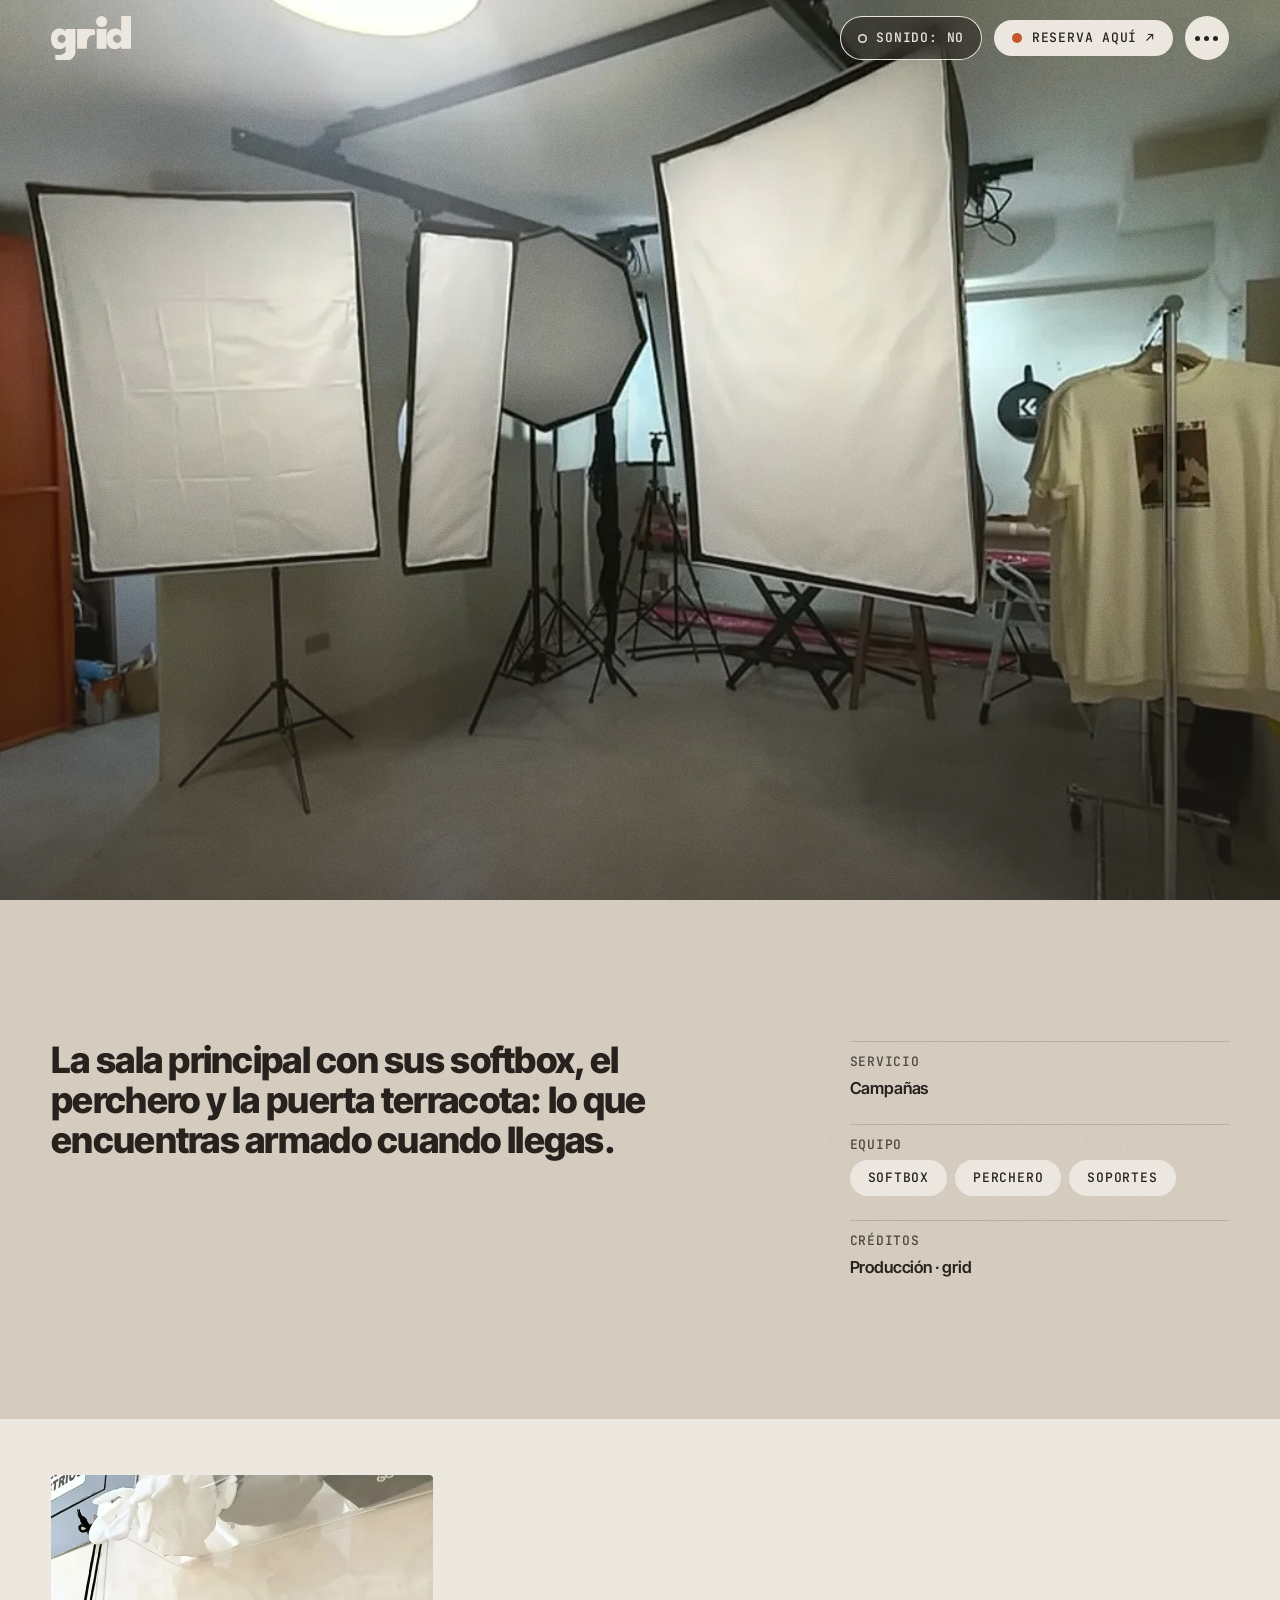
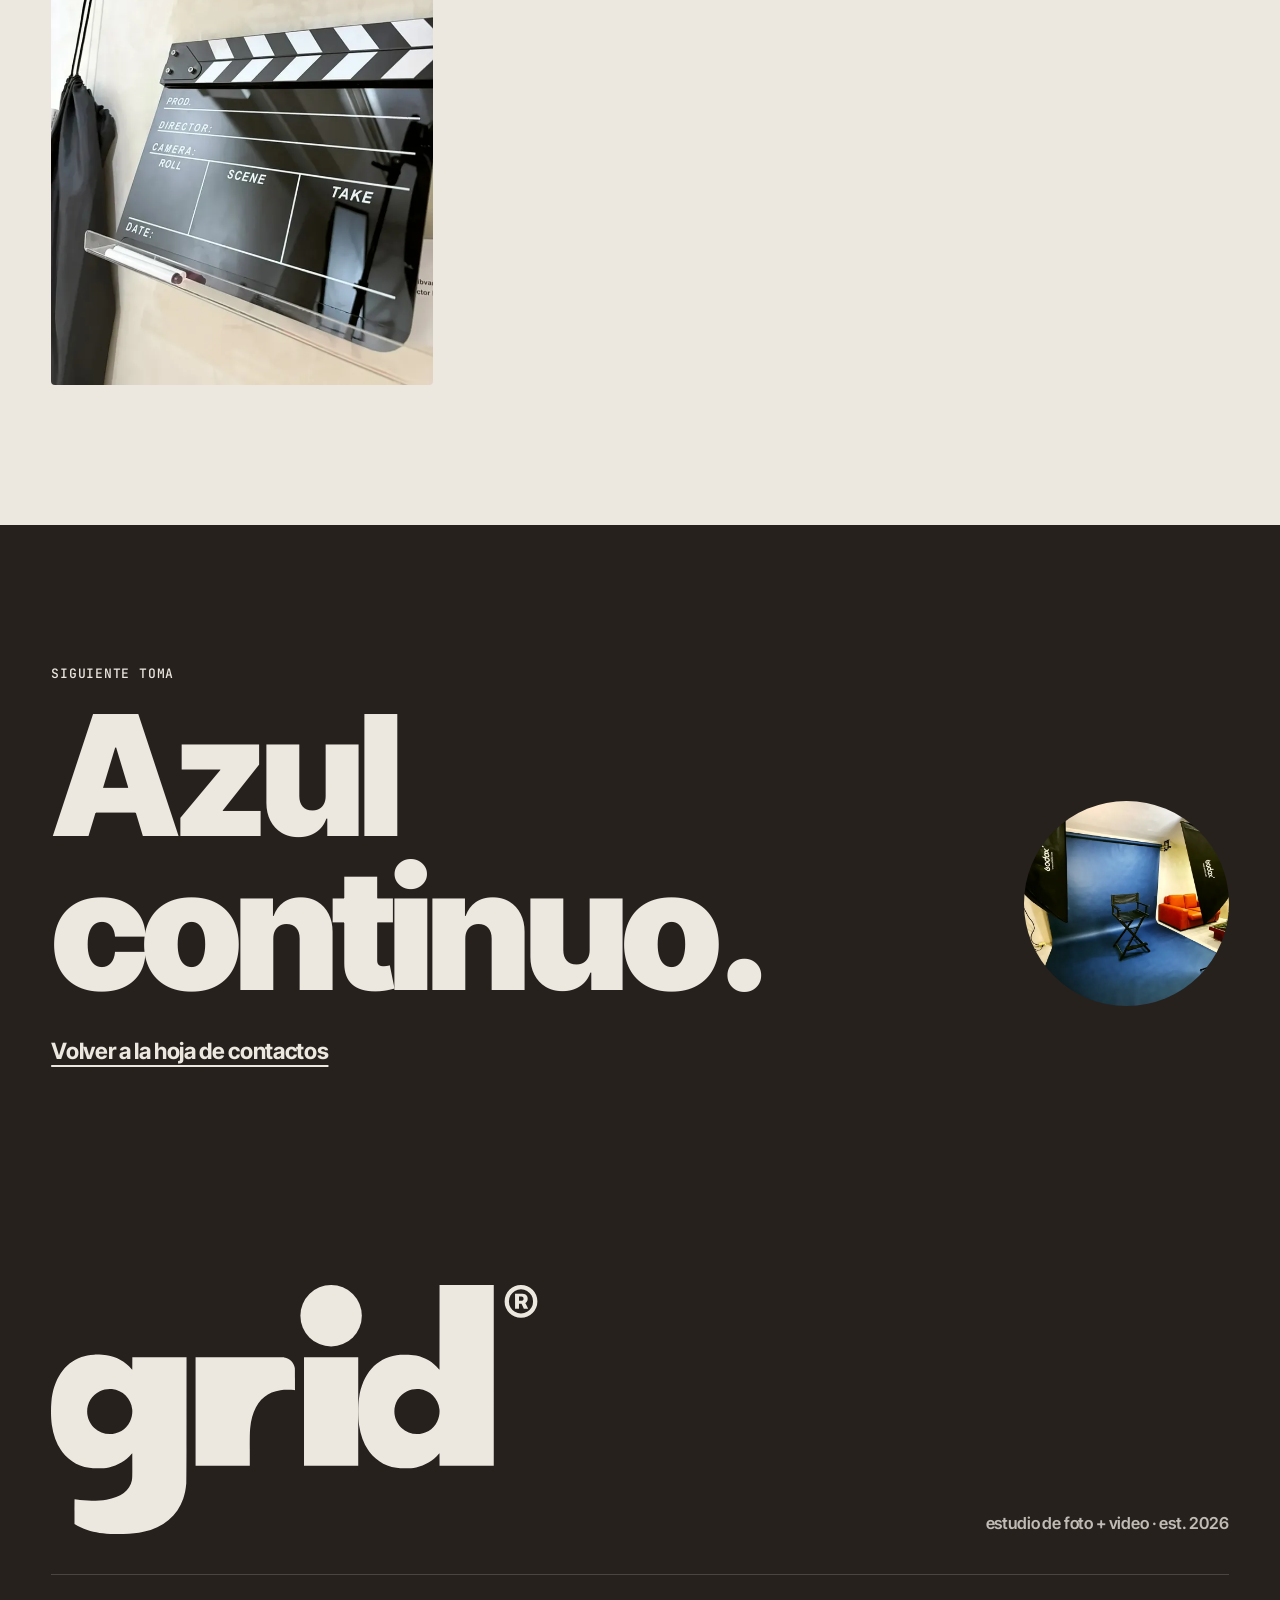
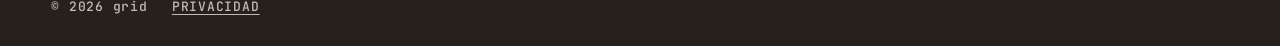
<file: trabajos/set-de-luces/index.html>
<!DOCTYPE html><html lang="es-419" data-theme="greige" class="intertight_96eeb402-module__Ux_foW__variable jetbrainsmono_b19711b-module__cCey7q__variable"><head><meta charSet="utf-8"/><meta name="viewport" content="width=device-width, initial-scale=1, viewport-fit=cover"/><link rel="preload" href="/_next/static/media/InterTight_Variable_latin-s.p.0gz_anqbjb07q.woff2" as="font" crossorigin="" type="font/woff2"/><link rel="preload" as="image" imageSrcSet="/media/fotos/set-luces-720.webp 720w, /media/fotos/set-luces-1440.webp 1440w" imageSizes="100vw" fetchPriority="high"/><link rel="stylesheet" href="/_next/static/chunks/1_h2i5achep-6.css" data-precedence="next"/><link rel="stylesheet" href="/_next/static/chunks/2gbwnuaeeamhz.css" data-precedence="next"/><link rel="preload" as="script" fetchPriority="low" href="/_next/static/chunks/310vm2bl3xxpt.js"/><script src="/_next/static/chunks/19mx3mg6lkumu.js" async=""></script><script src="/_next/static/chunks/1rj7ns8rte9vc.js" async=""></script><script src="/_next/static/chunks/0erpg4rnzkm4w.js" async=""></script><script src="/_next/static/chunks/turbopack-1g4yvkg6ged8k.js" async=""></script><script src="/_next/static/chunks/37tjrr2913_om.js" async=""></script><script src="/_next/static/chunks/18n_e5sf_8us0.js" async=""></script><script src="/_next/static/chunks/3bxz19k2f82j2.js" async=""></script><script src="/_next/static/chunks/3s2a4gw9b8f6t.js" async=""></script><script src="/_next/static/chunks/14mtyv5ykc1w4.js" async=""></script><meta name="theme-color" content="#d5ccbf"/><meta name="color-scheme" content="light"/><title>Set de luces · grid</title><meta name="description" content="La sala principal con sus softbox, el perchero y la puerta terracota: lo que encuentras armado cuando llegas. Muestra hecha en el estudio de grid, foto + video."/><meta name="application-name" content="grid"/><link rel="manifest" href="/manifest.webmanifest"/><link rel="canonical" href="https://gridstudio.website/trabajos/set-de-luces/"/><meta property="og:title" content="Set de luces · grid"/><meta property="og:description" content="La sala principal con sus softbox, el perchero y la puerta terracota: lo que encuentras armado cuando llegas. Muestra hecha en el estudio de grid, foto + video."/><meta property="og:url" content="https://gridstudio.website/trabajos/set-de-luces/"/><meta property="og:site_name" content="grid"/><meta property="og:locale" content="es_419"/><meta property="og:image" content="https://gridstudio.website/og/default.png"/><meta property="og:image:width" content="1200"/><meta property="og:image:height" content="630"/><meta property="og:image:alt" content="grid · Tu set, tu luz."/><meta property="og:type" content="website"/><meta name="twitter:card" content="summary_large_image"/><meta name="twitter:title" content="Set de luces · grid"/><meta name="twitter:description" content="La sala principal con sus softbox, el perchero y la puerta terracota: lo que encuentras armado cuando llegas. Muestra hecha en el estudio de grid, foto + video."/><meta name="twitter:image" content="https://gridstudio.website/og/default.png"/><link rel="icon" href="/icon.svg?icon.0i_2m-ega3l_j.svg" sizes="any" type="image/svg+xml"/><link rel="apple-touch-icon" href="/apple-icon.png?apple-icon.1qgvf6ah559ys.png" sizes="180x180" type="image/png"/><meta name="next-size-adjust" content=""/><script>(function(){try{var d=document.documentElement,p=null;try{p=localStorage.getItem('grid.motion')}catch(e){}var r=window.matchMedia('(prefers-reduced-motion: reduce)').matches;var on=p?p==='on':!r;d.setAttribute('data-motion',on?'on':'off');var s=null;try{s=sessionStorage.getItem('grid.preloaded')}catch(e){}if(s||!on)d.setAttribute('data-preloaded','');d.classList.add('js')}catch(e){}})();</script><script src="/_next/static/chunks/0cz1d0mv5g_q7.js" noModule=""></script></head><body><div hidden=""><!--$--><!--/$--></div><a class="styles-module-scss-module__k9gYQq__skip" href="#contenido">Saltar al contenido</a><header class="styles-module-scss-module__G8U5Rq__header" data-theme="greige"><a class="styles-module-scss-module__G8U5Rq__home" aria-label="grid, ir al inicio" href="/"><svg class="styles-module-scss-module__G8U5Rq__logo" viewBox="0 -1000 2450 1378.1" fill="currentColor" role="img" aria-label="grid" focusable="false"><path d="M238.8 -614.6C210.7 -612.8 190.5 -609 168.8 -601.6C74.6 -569.3 13.1 -477.8 2.2 -353.8C-1.5 -311.6 -0.5 -260.9 4.8 -224.4C23.8 -91.9 100.2 -4.5 211.6 11.9C227.7 14.2 234.9 14.7 258.8 14.7C286.4 14.7 300.6 13.4 320.3 9.4C369.3 -0.7 413.8 -27 445.3 -64.3L449.7 -69.5L449.9 -5.6C450.1 61.1 449.8 69.4 447.4 81.8C436.8 136.9 386.7 174.6 306.5 187.8C261.5 195.1 186.8 195 141.9 187.4C135.9 186.4 130.8 185.6 130.5 185.6C130.2 185.6 130 216.4 130 254L130 322.3L132.3 323.9C147.6 333.9 176.9 347.4 200.8 355.2C249.7 371.4 300.6 378.1 375 378.1C432.6 378.1 471.5 374.6 511.8 365.6C621.6 341.2 699.8 276 731.6 182.2C740.9 155 745.4 132.2 748.9 94.4C749.4 88.6 749.7 -2.8 749.8 -256.8L750 -600L600 -600L450 -600L449.9 -565.2L449.7 -530.5L445.3 -535.7C411.2 -576.1 363.2 -602.8 308.6 -611.5C292.7 -614.1 255.4 -615.8 238.8 -614.6ZM337.4 -424.4C397 -418 443 -372 449.4 -312.4C451.8 -289.9 447.4 -266 437.2 -245.3C399.7 -168.9 299.3 -151.2 238.2 -210.3C175.9 -270.6 192.3 -373.9 270.3 -412.3C291.1 -422.4 314.9 -426.8 337.4 -424.4Z" data-logo-letter="g"></path><path d="M800 -300L800 0L950 0L1100 0L1100 -85.2C1100 -169.3 1100.3 -187.1 1102.2 -207.8C1113.2 -329.8 1173.4 -405.2 1269.4 -417.8C1290.2 -420.5 1322.9 -420.8 1345.8 -418.4L1350 -417.9L1350 -476.6C1350 -525.1 1349.8 -536.3 1349.1 -540.9C1344.2 -570.9 1320.9 -594.2 1290.9 -599.1C1286.1 -599.9 1252.7 -600 1042.7 -600L800 -600L800 -300Z" data-logo-letter="r"></path><path d="M1400 -300L1400 0L1550 0L1700 0L1700 -300L1700 -600L1550 -600L1400 -600L1400 -300Z" data-logo-letter="i"></path><path d="M2149.9 -765.2L2149.7 -530.5L2145.3 -535.7C2113.8 -573 2069.2 -599.3 2020.3 -609.4C2000.6 -613.4 1986.4 -614.7 1958.8 -614.7C1934.9 -614.7 1927.7 -614.3 1911.6 -611.9C1800.2 -595.5 1723.8 -508.1 1704.8 -375.6C1698.4 -331.4 1698.4 -268.6 1704.8 -224.4C1723.8 -91.9 1800.2 -4.5 1911.6 11.9C1927.7 14.2 1934.9 14.7 1958.8 14.7C1986.4 14.7 2000.6 13.4 2020.3 9.4C2069.2 -0.7 2113.8 -27 2145.3 -64.3L2149.7 -69.5L2149.9 -34.8L2150 0L2300 0L2450 0L2450 -500L2450 -1000L2300 -1000L2150 -1000L2149.9 -765.2ZM2037.4 -424.4C2097 -418 2143 -372 2149.4 -312.4C2151.8 -289.9 2147.4 -266 2137.2 -245.3C2099.7 -168.9 1999.2 -151.2 1938.2 -210.3C1875.9 -270.6 1892.3 -373.9 1970.3 -412.3C1991.1 -422.4 2014.9 -426.8 2037.4 -424.4Z" data-logo-letter="d"></path><circle cx="1550" cy="-830" r="170" data-logo-dot="true"></circle></svg></a><nav class="styles-module-scss-module__G8U5Rq__actions" aria-label="Principal"><button type="button" class="styles-module-scss-module__nOiM7G__toggle styles-module-scss-module__G8U5Rq__sound" aria-pressed="false"><span class="styles-module-scss-module__nOiM7G__dot" aria-hidden="true"></span>sonido: no</button><a class="styles-module-scss-module__G8U5Rq__book" href="/reservar/"><span class="styles-module-scss-module__Di33fq__pill"><span class="styles-module-scss-module__Di33fq__dot" data-pill-dot="true" aria-hidden="true"></span>Reserva aquí ↗</span></a><button type="button" class="styles-module-scss-module___GlnNW__button" aria-expanded="false" aria-haspopup="dialog" aria-label="Menú"><span class="styles-module-scss-module___GlnNW__dot"></span><span class="styles-module-scss-module___GlnNW__dot"></span><span class="styles-module-scss-module___GlnNW__dot"></span></button></nav><dialog class="styles-module-scss-module__oCMpJa__menu" data-theme="tinta" aria-label="Menú"><div class="styles-module-scss-module__oCMpJa__top"><svg class="styles-module-scss-module__oCMpJa__logo" viewBox="0 -1000 2450 1378.1" fill="currentColor" role="img" aria-label="grid" focusable="false"><path d="M238.8 -614.6C210.7 -612.8 190.5 -609 168.8 -601.6C74.6 -569.3 13.1 -477.8 2.2 -353.8C-1.5 -311.6 -0.5 -260.9 4.8 -224.4C23.8 -91.9 100.2 -4.5 211.6 11.9C227.7 14.2 234.9 14.7 258.8 14.7C286.4 14.7 300.6 13.4 320.3 9.4C369.3 -0.7 413.8 -27 445.3 -64.3L449.7 -69.5L449.9 -5.6C450.1 61.1 449.8 69.4 447.4 81.8C436.8 136.9 386.7 174.6 306.5 187.8C261.5 195.1 186.8 195 141.9 187.4C135.9 186.4 130.8 185.6 130.5 185.6C130.2 185.6 130 216.4 130 254L130 322.3L132.3 323.9C147.6 333.9 176.9 347.4 200.8 355.2C249.7 371.4 300.6 378.1 375 378.1C432.6 378.1 471.5 374.6 511.8 365.6C621.6 341.2 699.8 276 731.6 182.2C740.9 155 745.4 132.2 748.9 94.4C749.4 88.6 749.7 -2.8 749.8 -256.8L750 -600L600 -600L450 -600L449.9 -565.2L449.7 -530.5L445.3 -535.7C411.2 -576.1 363.2 -602.8 308.6 -611.5C292.7 -614.1 255.4 -615.8 238.8 -614.6ZM337.4 -424.4C397 -418 443 -372 449.4 -312.4C451.8 -289.9 447.4 -266 437.2 -245.3C399.7 -168.9 299.3 -151.2 238.2 -210.3C175.9 -270.6 192.3 -373.9 270.3 -412.3C291.1 -422.4 314.9 -426.8 337.4 -424.4Z" data-logo-letter="g"></path><path d="M800 -300L800 0L950 0L1100 0L1100 -85.2C1100 -169.3 1100.3 -187.1 1102.2 -207.8C1113.2 -329.8 1173.4 -405.2 1269.4 -417.8C1290.2 -420.5 1322.9 -420.8 1345.8 -418.4L1350 -417.9L1350 -476.6C1350 -525.1 1349.8 -536.3 1349.1 -540.9C1344.2 -570.9 1320.9 -594.2 1290.9 -599.1C1286.1 -599.9 1252.7 -600 1042.7 -600L800 -600L800 -300Z" data-logo-letter="r"></path><path d="M1400 -300L1400 0L1550 0L1700 0L1700 -300L1700 -600L1550 -600L1400 -600L1400 -300Z" data-logo-letter="i"></path><path d="M2149.9 -765.2L2149.7 -530.5L2145.3 -535.7C2113.8 -573 2069.2 -599.3 2020.3 -609.4C2000.6 -613.4 1986.4 -614.7 1958.8 -614.7C1934.9 -614.7 1927.7 -614.3 1911.6 -611.9C1800.2 -595.5 1723.8 -508.1 1704.8 -375.6C1698.4 -331.4 1698.4 -268.6 1704.8 -224.4C1723.8 -91.9 1800.2 -4.5 1911.6 11.9C1927.7 14.2 1934.9 14.7 1958.8 14.7C1986.4 14.7 2000.6 13.4 2020.3 9.4C2069.2 -0.7 2113.8 -27 2145.3 -64.3L2149.7 -69.5L2149.9 -34.8L2150 0L2300 0L2450 0L2450 -500L2450 -1000L2300 -1000L2150 -1000L2149.9 -765.2ZM2037.4 -424.4C2097 -418 2143 -372 2149.4 -312.4C2151.8 -289.9 2147.4 -266 2137.2 -245.3C2099.7 -168.9 1999.2 -151.2 1938.2 -210.3C1875.9 -270.6 1892.3 -373.9 1970.3 -412.3C1991.1 -422.4 2014.9 -426.8 2037.4 -424.4Z" data-logo-letter="d"></path><circle cx="1550" cy="-830" r="170" data-logo-dot="true"></circle></svg><button type="button" class="styles-module-scss-module__oCMpJa__close" aria-label="Cerrar menú" data-menu-close="true"><span aria-hidden="true">×</span></button></div><div class="styles-module-scss-module__oCMpJa__takes"><p class="styles-module-scss-module__oCMpJa__kicker" data-menu-fade="true">Tomas</p><ol class="styles-module-scss-module__FCKAsW__list"><li><a class="styles-module-scss-module__FCKAsW__take" href="/#apertura"><span class="styles-module-scss-module__FCKAsW__mask"><span class="styles-module-scss-module__FCKAsW__line" data-menu-item="true"><span class="styles-module-scss-module__FCKAsW__number">01</span><span class="styles-module-scss-module__FCKAsW__title">Apertura</span></span></span></a></li><li><a class="styles-module-scss-module__FCKAsW__take" href="/#manifiesto"><span class="styles-module-scss-module__FCKAsW__mask"><span class="styles-module-scss-module__FCKAsW__line" data-menu-item="true"><span class="styles-module-scss-module__FCKAsW__number">02</span><span class="styles-module-scss-module__FCKAsW__title">Manifiesto</span></span></span></a></li><li><a class="styles-module-scss-module__FCKAsW__take" href="/#los-sets"><span class="styles-module-scss-module__FCKAsW__mask"><span class="styles-module-scss-module__FCKAsW__line" data-menu-item="true"><span class="styles-module-scss-module__FCKAsW__number">03</span><span class="styles-module-scss-module__FCKAsW__title">Los sets</span></span></span></a></li><li><a class="styles-module-scss-module__FCKAsW__take" href="/#hoja-de-contactos"><span class="styles-module-scss-module__FCKAsW__mask"><span class="styles-module-scss-module__FCKAsW__line" data-menu-item="true"><span class="styles-module-scss-module__FCKAsW__number">04</span><span class="styles-module-scss-module__FCKAsW__title">Hoja de contactos</span></span></span></a></li><li><a class="styles-module-scss-module__FCKAsW__take" href="/#hacemos"><span class="styles-module-scss-module__FCKAsW__mask"><span class="styles-module-scss-module__FCKAsW__line" data-menu-item="true"><span class="styles-module-scss-module__FCKAsW__number">05</span><span class="styles-module-scss-module__FCKAsW__title">Hacemos</span></span></span></a></li><li><a class="styles-module-scss-module__FCKAsW__take" href="/#reserva"><span class="styles-module-scss-module__FCKAsW__mask"><span class="styles-module-scss-module__FCKAsW__line" data-menu-item="true"><span class="styles-module-scss-module__FCKAsW__number">06</span><span class="styles-module-scss-module__FCKAsW__title">Reserva por hora</span></span></span></a></li><li><a class="styles-module-scss-module__FCKAsW__take" href="/#cierre"><span class="styles-module-scss-module__FCKAsW__mask"><span class="styles-module-scss-module__FCKAsW__line" data-menu-item="true"><span class="styles-module-scss-module__FCKAsW__number">07</span><span class="styles-module-scss-module__FCKAsW__title">Cierre</span></span></span></a></li></ol></div><div class="styles-module-scss-module__oCMpJa__bottom" data-menu-fade="true"><a href="/reservar/"><span class="styles-module-scss-module__Di33fq__pill"><span class="styles-module-scss-module__Di33fq__dot" data-pill-dot="true" aria-hidden="true"></span>Reserva aquí ↗</span></a><button type="button" class="styles-module-scss-module__DWw_gG__toggle" aria-pressed="true">movimiento: no</button><button type="button" class="styles-module-scss-module__nOiM7G__toggle" aria-pressed="false"><span class="styles-module-scss-module__nOiM7G__dot" aria-hidden="true"></span>sonido: no</button><a class="styles-module-scss-module__oCMpJa__legal" href="/privacidad/">Privacidad</a></div></dialog></header><main id="contenido" tabindex="-1"><article><header class="styles-module-scss-module__Edc3pq__hero" data-theme="tinta"><div class="styles-module-scss-module__Edc3pq__media" data-hero-media="true"><img class="styles-module-scss-module__Edc3pq__photo" src="/media/fotos/set-luces-720.webp" srcSet="/media/fotos/set-luces-720.webp 720w, /media/fotos/set-luces-1440.webp 1440w" sizes="100vw" width="2160" height="1216" alt="Sala principal con varios softbox, un perchero y una puerta terracota." loading="eager" fetchPriority="high" decoding="async"/><span class="styles-module-scss-module__Edc3pq__veil" aria-hidden="true"></span></div><div class="styles-module-scss-module__Edc3pq__copy"><span class="styles-module-scss-module__Edc3pq__mask"><span class="styles-module-scss-module__Edc3pq__maskInner" data-hero-rise="true"><span class="styles-module-scss-module__Di33fq__pill"><span class="styles-module-scss-module__Di33fq__dot" data-pill-dot="true" aria-hidden="true"></span>Muestra del estudio</span></span></span><h1 class="styles-module-scss-module__Edc3pq__title"><span class="styles-module-scss-module__Edc3pq__mask"><span class="styles-module-scss-module__Edc3pq__maskInner" data-hero-rise="true">Set de luces<!-- -->.</span></span></h1><div class="styles-module-scss-module__Ilro2G__lowerThird" data-lt="true"><span class="styles-module-scss-module__Ilro2G__dot" data-lt-dot="true" aria-hidden="true"></span><div class="styles-module-scss-module__Ilro2G__bar" data-lt-bar="true"><span class="styles-module-scss-module__Ilro2G__line"><span class="styles-module-scss-module__Ilro2G__name" data-lt-text="true">Campañas</span></span><span class="styles-module-scss-module__Ilro2G__line"><span class="styles-module-scss-module__Ilro2G__role" data-lt-text="true"></span></span></div></div></div></header><section class="styles-module-scss-module__jlpmpa__details" data-theme="greige" aria-label="Ficha de la toma"><div class="styles-module-scss-module__jlpmpa__inner"><p class="styles-module-scss-module__jlpmpa__summary">La sala principal con sus softbox, el perchero y la puerta terracota: lo que encuentras armado cuando llegas.</p><dl class="styles-module-scss-module__jlpmpa__facts"><div class="styles-module-scss-module__jlpmpa__fact"><dt class="styles-module-scss-module__jlpmpa__label">Servicio</dt><dd>Campañas</dd></div><div class="styles-module-scss-module__jlpmpa__fact"><dt class="styles-module-scss-module__jlpmpa__label">Equipo</dt><dd class="styles-module-scss-module__jlpmpa__pills"><span class="styles-module-scss-module__Di33fq__pill">softbox</span><span class="styles-module-scss-module__Di33fq__pill">perchero</span><span class="styles-module-scss-module__Di33fq__pill">soportes</span></dd></div><div class="styles-module-scss-module__jlpmpa__fact"><dt class="styles-module-scss-module__jlpmpa__label">Créditos</dt><dd><span class="styles-module-scss-module__jlpmpa__credit">Producción<!-- --> · <!-- -->grid</span></dd></div></dl></div></section><section class="styles-module-scss-module__4DjwJq__gallery" data-theme="claro" aria-label="Más planos"><ul class="styles-module-scss-module__4DjwJq__grid" data-anim="stagger"><li class="styles-module-scss-module__4DjwJq__item"><img class="styles-module-scss-module__4DjwJq__photo" src="/media/fotos/claqueta-720.webp" srcSet="/media/fotos/claqueta-720.webp 720w, /media/fotos/claqueta-1440.webp 1440w" sizes="(max-width: 1024px) 100vw, 33vw" width="1620" height="2160" alt="Claqueta del estudio en un soporte de pared." loading="lazy" fetchPriority="auto" decoding="async"/></li></ul></section><nav class="styles-module-scss-module__0S3-DG__next" data-theme="tinta" aria-label="Siguiente toma"><div class="styles-module-scss-module__0S3-DG__inner"><a class="styles-module-scss-module__0S3-DG__link" data-cursor="ver ↗" href="/trabajos/azul-continuo/"><span class="styles-module-scss-module__0S3-DG__label">Siguiente toma</span><span class="styles-module-scss-module__0S3-DG__title">Azul continuo<!-- -->.</span><span class="styles-module-scss-module__0S3-DG__disc"><figure class="styles-module-scss-module__cJDTKq__circle"><img class="styles-module-scss-module__cJDTKq__image" src="/media/fotos/fondo-azul-720.webp" srcSet="/media/fotos/fondo-azul-720.webp 720w, /media/fotos/fondo-azul-1440.webp 1440w" sizes="20vw" width="1620" height="2160" alt="Fondo azul continuo con una silla de director y dos softbox encendidos." loading="lazy" fetchPriority="auto" decoding="async"/></figure></span></a><a class="styles-module-scss-module__0S3-DG__back" href="/#hoja-de-contactos">Volver a la hoja de contactos</a></div></nav></article><!--$--><!--/$--></main><footer class="styles-module-scss-module__1slC6W__footer" data-theme="tinta"><div class="styles-module-scss-module__1slC6W__inner"><dl class="styles-module-scss-module__1slC6W__contact"></dl><div class="styles-module-scss-module__1slC6W__signature"><svg class="styles-module-scss-module__1slC6W__logo" viewBox="0 -1000 2691.4 1378.1" fill="currentColor" role="img" aria-label="grid" focusable="false"><path d="M238.8 -614.6C210.7 -612.8 190.5 -609 168.8 -601.6C74.6 -569.3 13.1 -477.8 2.2 -353.8C-1.5 -311.6 -0.5 -260.9 4.8 -224.4C23.8 -91.9 100.2 -4.5 211.6 11.9C227.7 14.2 234.9 14.7 258.8 14.7C286.4 14.7 300.6 13.4 320.3 9.4C369.3 -0.7 413.8 -27 445.3 -64.3L449.7 -69.5L449.9 -5.6C450.1 61.1 449.8 69.4 447.4 81.8C436.8 136.9 386.7 174.6 306.5 187.8C261.5 195.1 186.8 195 141.9 187.4C135.9 186.4 130.8 185.6 130.5 185.6C130.2 185.6 130 216.4 130 254L130 322.3L132.3 323.9C147.6 333.9 176.9 347.4 200.8 355.2C249.7 371.4 300.6 378.1 375 378.1C432.6 378.1 471.5 374.6 511.8 365.6C621.6 341.2 699.8 276 731.6 182.2C740.9 155 745.4 132.2 748.9 94.4C749.4 88.6 749.7 -2.8 749.8 -256.8L750 -600L600 -600L450 -600L449.9 -565.2L449.7 -530.5L445.3 -535.7C411.2 -576.1 363.2 -602.8 308.6 -611.5C292.7 -614.1 255.4 -615.8 238.8 -614.6ZM337.4 -424.4C397 -418 443 -372 449.4 -312.4C451.8 -289.9 447.4 -266 437.2 -245.3C399.7 -168.9 299.3 -151.2 238.2 -210.3C175.9 -270.6 192.3 -373.9 270.3 -412.3C291.1 -422.4 314.9 -426.8 337.4 -424.4Z" data-logo-letter="g"></path><path d="M800 -300L800 0L950 0L1100 0L1100 -85.2C1100 -169.3 1100.3 -187.1 1102.2 -207.8C1113.2 -329.8 1173.4 -405.2 1269.4 -417.8C1290.2 -420.5 1322.9 -420.8 1345.8 -418.4L1350 -417.9L1350 -476.6C1350 -525.1 1349.8 -536.3 1349.1 -540.9C1344.2 -570.9 1320.9 -594.2 1290.9 -599.1C1286.1 -599.9 1252.7 -600 1042.7 -600L800 -600L800 -300Z" data-logo-letter="r"></path><path d="M1400 -300L1400 0L1550 0L1700 0L1700 -300L1700 -600L1550 -600L1400 -600L1400 -300Z" data-logo-letter="i"></path><path d="M2149.9 -765.2L2149.7 -530.5L2145.3 -535.7C2113.8 -573 2069.2 -599.3 2020.3 -609.4C2000.6 -613.4 1986.4 -614.7 1958.8 -614.7C1934.9 -614.7 1927.7 -614.3 1911.6 -611.9C1800.2 -595.5 1723.8 -508.1 1704.8 -375.6C1698.4 -331.4 1698.4 -268.6 1704.8 -224.4C1723.8 -91.9 1800.2 -4.5 1911.6 11.9C1927.7 14.2 1934.9 14.7 1958.8 14.7C1986.4 14.7 2000.6 13.4 2020.3 9.4C2069.2 -0.7 2113.8 -27 2145.3 -64.3L2149.7 -69.5L2149.9 -34.8L2150 0L2300 0L2450 0L2450 -500L2450 -1000L2300 -1000L2150 -1000L2149.9 -765.2ZM2037.4 -424.4C2097 -418 2143 -372 2149.4 -312.4C2151.8 -289.9 2147.4 -266 2137.2 -245.3C2099.7 -168.9 1999.2 -151.2 1938.2 -210.3C1875.9 -270.6 1892.3 -373.9 1970.3 -412.3C1991.1 -422.4 2014.9 -426.8 2037.4 -424.4Z" data-logo-letter="d"></path><circle cx="1550" cy="-830" r="170" data-logo-dot="true"></circle><path d="M2567.8 -868.4V-952H2608.8Q2616.7 -952.1 2623.3 -948.9Q2629.9 -945.6 2633.9 -939.4Q2637.8 -933.3 2637.8 -924.5Q2637.8 -915.6 2633.7 -909.3Q2629.6 -902.9 2622.9 -899.7Q2616.1 -896.6 2607.9 -896.6H2579.8V-912.3H2603.2Q2608 -912.3 2611.5 -915.3Q2614.9 -918.3 2614.9 -924.5Q2614.9 -930.7 2611.4 -933.3Q2607.9 -936 2603.3 -936.1H2589.6V-868.4ZM2621.3 -907 2640.5 -868.4H2616.5L2598.7 -907ZM2600.6 -818.4Q2581.9 -818.4 2565.4 -825.5Q2549 -832.6 2536.5 -845.1Q2524 -857.6 2517 -874Q2510 -890.5 2510 -909.2Q2510 -927.9 2517 -944.4Q2524 -960.8 2536.5 -973.3Q2549 -985.8 2565.4 -992.9Q2581.9 -1000 2600.6 -1000Q2619.5 -1000 2635.9 -992.9Q2652.4 -985.8 2664.9 -973.3Q2677.3 -960.8 2684.4 -944.4Q2691.4 -927.9 2691.4 -909.2Q2691.4 -890.5 2684.4 -874Q2677.4 -857.6 2664.9 -845.1Q2652.5 -832.6 2636 -825.5Q2619.5 -818.4 2600.6 -818.4ZM2600.6 -842.5Q2619.2 -842.5 2634.4 -851.5Q2649.6 -860.5 2658.5 -875.6Q2667.5 -890.8 2667.5 -909.2Q2667.5 -927.7 2658.5 -942.9Q2649.5 -958 2634.3 -967Q2619.1 -976 2600.6 -975.9Q2582.2 -976 2567 -967Q2551.9 -958 2542.9 -942.9Q2533.9 -927.7 2533.9 -909.2Q2533.9 -890.8 2542.9 -875.6Q2551.9 -860.4 2567 -851.5Q2582.2 -842.5 2600.6 -842.5Z" data-logo-reg="true"></path></svg><p class="styles-module-scss-module__1slC6W__firma">estudio de foto + video · est. 2026</p></div><div class="styles-module-scss-module__1slC6W__legal"><p>© <!-- -->2026<!-- --> <span class="styles-module-scss-module__1slC6W__brand">grid</span></p><a class="styles-module-scss-module__1slC6W__link" href="/privacidad/">Privacidad</a></div></div></footer><div class="styles-module-scss-module__R9XM3q__preloader" aria-hidden="true"><div class="styles-module-scss-module__R9XM3q__panel" data-pre-panel="true" data-theme="greige"><div class="styles-module-scss-module__OxXQIW__sting styles-module-scss-module__R9XM3q__sting" data-sting="true"><svg class="styles-module-scss-module__OxXQIW__logo" viewBox="0 -1000 2691.4 1378.1" fill="currentColor" role="img" aria-label="grid" focusable="false"><defs><clipPath id="cuadro-_R_ldb_"><rect x="0" y="-1000" width="2450" height="1378.1"></rect></clipPath></defs><g class="styles-module-scss-module__OxXQIW__guides" data-sting-guides="true"><line x1="816.6666666666666" x2="816.6666666666666" y1="-1000" y2="378.0999999999999"></line><line x1="1633.3333333333333" x2="1633.3333333333333" y1="-1000" y2="378.0999999999999"></line><line x1="0" x2="2450" y1="-540.6333333333334" y2="-540.6333333333334"></line><line x1="0" x2="2450" y1="-81.26666666666677" y2="-81.26666666666677"></line></g><g clip-path="url(#cuadro-_R_ldb_)"><g data-sting-group="g"><path d="M238.8 -614.6C210.7 -612.8 190.5 -609 168.8 -601.6C74.6 -569.3 13.1 -477.8 2.2 -353.8C-1.5 -311.6 -0.5 -260.9 4.8 -224.4C23.8 -91.9 100.2 -4.5 211.6 11.9C227.7 14.2 234.9 14.7 258.8 14.7C286.4 14.7 300.6 13.4 320.3 9.4C369.3 -0.7 413.8 -27 445.3 -64.3L449.7 -69.5L449.9 -5.6C450.1 61.1 449.8 69.4 447.4 81.8C436.8 136.9 386.7 174.6 306.5 187.8C261.5 195.1 186.8 195 141.9 187.4C135.9 186.4 130.8 185.6 130.5 185.6C130.2 185.6 130 216.4 130 254L130 322.3L132.3 323.9C147.6 333.9 176.9 347.4 200.8 355.2C249.7 371.4 300.6 378.1 375 378.1C432.6 378.1 471.5 374.6 511.8 365.6C621.6 341.2 699.8 276 731.6 182.2C740.9 155 745.4 132.2 748.9 94.4C749.4 88.6 749.7 -2.8 749.8 -256.8L750 -600L600 -600L450 -600L449.9 -565.2L449.7 -530.5L445.3 -535.7C411.2 -576.1 363.2 -602.8 308.6 -611.5C292.7 -614.1 255.4 -615.8 238.8 -614.6ZM337.4 -424.4C397 -418 443 -372 449.4 -312.4C451.8 -289.9 447.4 -266 437.2 -245.3C399.7 -168.9 299.3 -151.2 238.2 -210.3C175.9 -270.6 192.3 -373.9 270.3 -412.3C291.1 -422.4 314.9 -426.8 337.4 -424.4Z"></path><circle cx="325" cy="-300" r="133" class="styles-module-scss-module__OxXQIW__plug" data-sting-plug="true"></circle></g></g><g clip-path="url(#cuadro-_R_ldb_)"><g data-sting-group="r"><path d="M800 -300L800 0L950 0L1100 0L1100 -85.2C1100 -169.3 1100.3 -187.1 1102.2 -207.8C1113.2 -329.8 1173.4 -405.2 1269.4 -417.8C1290.2 -420.5 1322.9 -420.8 1345.8 -418.4L1350 -417.9L1350 -476.6C1350 -525.1 1349.8 -536.3 1349.1 -540.9C1344.2 -570.9 1320.9 -594.2 1290.9 -599.1C1286.1 -599.9 1252.7 -600 1042.7 -600L800 -600L800 -300Z"></path></g></g><g clip-path="url(#cuadro-_R_ldb_)"><g data-sting-group="id"><path d="M1400 -300L1400 0L1550 0L1700 0L1700 -300L1700 -600L1550 -600L1400 -600L1400 -300Z"></path><path d="M2149.9 -765.2L2149.7 -530.5L2145.3 -535.7C2113.8 -573 2069.2 -599.3 2020.3 -609.4C2000.6 -613.4 1986.4 -614.7 1958.8 -614.7C1934.9 -614.7 1927.7 -614.3 1911.6 -611.9C1800.2 -595.5 1723.8 -508.1 1704.8 -375.6C1698.4 -331.4 1698.4 -268.6 1704.8 -224.4C1723.8 -91.9 1800.2 -4.5 1911.6 11.9C1927.7 14.2 1934.9 14.7 1958.8 14.7C1986.4 14.7 2000.6 13.4 2020.3 9.4C2069.2 -0.7 2113.8 -27 2145.3 -64.3L2149.7 -69.5L2149.9 -34.8L2150 0L2300 0L2450 0L2450 -500L2450 -1000L2300 -1000L2150 -1000L2149.9 -765.2ZM2037.4 -424.4C2097 -418 2143 -372 2149.4 -312.4C2151.8 -289.9 2147.4 -266 2137.2 -245.3C2099.7 -168.9 1999.2 -151.2 1938.2 -210.3C1875.9 -270.6 1892.3 -373.9 1970.3 -412.3C1991.1 -422.4 2014.9 -426.8 2037.4 -424.4Z"></path><circle cx="2025" cy="-300" r="133" class="styles-module-scss-module__OxXQIW__plug" data-sting-plug="true"></circle></g></g><circle cx="1550" cy="-830" r="170" data-sting-dot="true"></circle><path d="M2567.8 -868.4V-952H2608.8Q2616.7 -952.1 2623.3 -948.9Q2629.9 -945.6 2633.9 -939.4Q2637.8 -933.3 2637.8 -924.5Q2637.8 -915.6 2633.7 -909.3Q2629.6 -902.9 2622.9 -899.7Q2616.1 -896.6 2607.9 -896.6H2579.8V-912.3H2603.2Q2608 -912.3 2611.5 -915.3Q2614.9 -918.3 2614.9 -924.5Q2614.9 -930.7 2611.4 -933.3Q2607.9 -936 2603.3 -936.1H2589.6V-868.4ZM2621.3 -907 2640.5 -868.4H2616.5L2598.7 -907ZM2600.6 -818.4Q2581.9 -818.4 2565.4 -825.5Q2549 -832.6 2536.5 -845.1Q2524 -857.6 2517 -874Q2510 -890.5 2510 -909.2Q2510 -927.9 2517 -944.4Q2524 -960.8 2536.5 -973.3Q2549 -985.8 2565.4 -992.9Q2581.9 -1000 2600.6 -1000Q2619.5 -1000 2635.9 -992.9Q2652.4 -985.8 2664.9 -973.3Q2677.3 -960.8 2684.4 -944.4Q2691.4 -927.9 2691.4 -909.2Q2691.4 -890.5 2684.4 -874Q2677.4 -857.6 2664.9 -845.1Q2652.5 -832.6 2636 -825.5Q2619.5 -818.4 2600.6 -818.4ZM2600.6 -842.5Q2619.2 -842.5 2634.4 -851.5Q2649.6 -860.5 2658.5 -875.6Q2667.5 -890.8 2667.5 -909.2Q2667.5 -927.7 2658.5 -942.9Q2649.5 -958 2634.3 -967Q2619.1 -976 2600.6 -975.9Q2582.2 -976 2567 -967Q2551.9 -958 2542.9 -942.9Q2533.9 -927.7 2533.9 -909.2Q2533.9 -890.8 2542.9 -875.6Q2551.9 -860.4 2567 -851.5Q2582.2 -842.5 2600.6 -842.5Z" data-sting-reg="true"></path></svg><p class="styles-module-scss-module__OxXQIW__tagline" data-sting-tagline="true">estudio de foto + video · est. 2026</p></div></div></div><div class="styles-module-scss-module__7m0W1W__cursor" data-away="" hidden="" aria-hidden="true"><span class="styles-module-scss-module__7m0W1W__iris"><span class="styles-module-scss-module__7m0W1W__label"></span></span></div><div class="styles-module-scss-module__YNCN3q__grain" style="--grain-texture:url(&#x27;/media/grano.webp&#x27;)" aria-hidden="true"></div><div class="styles-module-scss-module__RetkJq__curtain" aria-hidden="true"><div class="styles-module-scss-module__RetkJq__iris" data-curtain-iris="true"></div><div class="styles-module-scss-module__RetkJq__tercios"><span class="styles-module-scss-module__RetkJq__column" data-curtain-column="true"></span><span class="styles-module-scss-module__RetkJq__column" data-curtain-column="true"></span><span class="styles-module-scss-module__RetkJq__column" data-curtain-column="true"></span></div><p class="styles-module-scss-module__RetkJq__label" data-curtain-label="true" hidden=""><span class="styles-module-scss-module__RetkJq__dot"></span></p></div><script type="application/ld+json">{"@context":"https://schema.org","@type":["LocalBusiness","ProfessionalService"],"@id":"https://gridstudio.website/#estudio","name":"grid","url":"https://gridstudio.website/","logo":"https://gridstudio.website/marca/grid-avatar-512.png","image":"https://gridstudio.website/og/default.png","description":"grid es un estudio de foto y video. Reserva un set por hora y llega con todo listo: fondo, luces y equipo. Campañas, catálogo, retrato y contenido.","knowsAbout":["Campañas","Catálogo","Retrato","Contenido para redes"]}</script><script src="/_next/static/chunks/310vm2bl3xxpt.js" id="_R_" async=""></script><script>(self.__next_f=self.__next_f||[]).push([0])</script><script>self.__next_f.push([1,"1:\"$Sreact.fragment\"\n2:I[72216,[\"/_next/static/chunks/37tjrr2913_om.js\",\"/_next/static/chunks/18n_e5sf_8us0.js\",\"/_next/static/chunks/3bxz19k2f82j2.js\"],\"default\"]\n3:I[68226,[\"/_next/static/chunks/37tjrr2913_om.js\",\"/_next/static/chunks/18n_e5sf_8us0.js\",\"/_next/static/chunks/3bxz19k2f82j2.js\"],\"default\"]\n4:I[39756,[\"/_next/static/chunks/37tjrr2913_om.js\",\"/_next/static/chunks/18n_e5sf_8us0.js\",\"/_next/static/chunks/3bxz19k2f82j2.js\"],\"default\"]\n5:I[37457,[\"/_next/static/chunks/37tjrr2913_om.js\",\"/_next/static/chunks/18n_e5sf_8us0.js\",\"/_next/static/chunks/3bxz19k2f82j2.js\"],\"default\"]\n6:I[827,[\"/_next/static/chunks/37tjrr2913_om.js\",\"/_next/static/chunks/18n_e5sf_8us0.js\",\"/_next/static/chunks/3bxz19k2f82j2.js\",\"/_next/static/chunks/3s2a4gw9b8f6t.js\"],\"default\"]\n17:I[68027,[\"/_next/static/chunks/37tjrr2913_om.js\",\"/_next/static/chunks/18n_e5sf_8us0.js\",\"/_next/static/chunks/3bxz19k2f82j2.js\"],\"default\",1]\n:HL[\"/_next/static/chunks/1_h2i5achep-6.css\",\"style\"]\n:HL[\"/_next/static/chunks/2gbwnuaeeamhz.css\",\"style\"]\n:HL[\"/_next/static/media/InterTight_Variable_latin-s.p.0gz_anqbjb07q.woff2\",\"font\",{\"crossOrigin\":\"\",\"type\":\"font/woff2\"}]\n15:X\n0:{\"P\":null,\"c\":[\"\",\"trabajos\",\"set-de-luces\",\"\"],\"q\":\"\",\"i\":false,\"f\":[[[\"\",{\"children\":[\"trabajos\",{\"children\":[[\"slug\",\"set-de-luces\",\"d\",[]],{\"children\":[\"__PAGE__\",{},\"$undefined\",\"$undefined\",4608]},\"$undefined\",\"$undefined\",4608]},\"$undefined\",\"$undefined\",4608]},\"$undefined\",\"$undefined\",4624],[[\"$\",\"$1\",\"c\",{\"children\":[[[\"$\",\"link\",\"0\",{\"rel\":\"stylesheet\",\"href\":\"/_next/static/chunks/1_h2i5achep-6.css\",\"precedence\":\"next\",\"crossOrigin\":\"$undefined\",\"nonce\":\"$undefined\"}],[\"$\",\"link\",\"1\",{\"rel\":\"stylesheet\",\"href\":\"/_next/static/chunks/2gbwnuaeeamhz.css\",\"precedence\":\"next\",\"crossOrigin\":\"$undefined\",\"nonce\":\"$undefined\"}],[\"$\",\"script\",\"script-0\",{\"src\":\"/_next/static/chunks/37tjrr2913_om.js\",\"async\":true,\"nonce\":\"$undefined\"}],[\"$\",\"script\",\"script-1\",{\"src\":\"/_next/static/chunks/18n_e5sf_8us0.js\",\"async\":true,\"nonce\":\"$undefined\"}],[\"$\",\"script\",\"script-2\",{\"src\":\"/_next/static/chunks/3bxz19k2f82j2.js\",\"async\":true,\"nonce\":\"$undefined\"}]],[\"$\",\"html\",null,{\"lang\":\"es-419\",\"data-theme\":\"greige\",\"className\":\"intertight_96eeb402-module__Ux_foW__variable jetbrainsmono_b19711b-module__cCey7q__variable\",\"suppressHydrationWarning\":true,\"children\":[[\"$\",\"head\",null,{\"children\":[\"$\",\"script\",null,{\"dangerouslySetInnerHTML\":{\"__html\":\"(function(){try{var d=document.documentElement,p=null;try{p=localStorage.getItem('grid.motion')}catch(e){}var r=window.matchMedia('(prefers-reduced-motion: reduce)').matches;var on=p?p==='on':!r;d.setAttribute('data-motion',on?'on':'off');var s=null;try{s=sessionStorage.getItem('grid.preloaded')}catch(e){}if(s||!on)d.setAttribute('data-preloaded','');d.classList.add('js')}catch(e){}})();\"}}]}],[\"$\",\"body\",null,{\"suppressHydrationWarning\":true,\"children\":[[\"$\",\"$L2\",null,{\"children\":[[\"$\",\"a\",null,{\"className\":\"styles-module-scss-module__k9gYQq__skip\",\"href\":\"#contenido\",\"children\":\"Saltar al contenido\"}],[\"$\",\"$L3\",null,{\"takes\":[{\"id\":\"apertura\",\"take\":1,\"title\":\"Apertura\",\"href\":\"/#apertura\"},{\"id\":\"manifiesto\",\"take\":2,\"title\":\"Manifiesto\",\"href\":\"/#manifiesto\"},{\"id\":\"los-sets\",\"take\":3,\"title\":\"Los sets\",\"href\":\"/#los-sets\"},{\"id\":\"hoja-de-contactos\",\"take\":4,\"title\":\"Hoja de contactos\",\"href\":\"/#hoja-de-contactos\"},{\"id\":\"hacemos\",\"take\":5,\"title\":\"Hacemos\",\"href\":\"/#hacemos\"},{\"id\":\"reserva\",\"take\":6,\"title\":\"Reserva por hora\",\"href\":\"/#reserva\"},{\"id\":\"cierre\",\"take\":7,\"title\":\"Cierre\",\"href\":\"/#cierre\"}]}],[\"$\",\"main\",null,{\"id\":\"contenido\",\"tabIndex\":-1,\"children\":[\"$\",\"$L4\",null,{\"parallelRouterKey\":\"children\",\"error\":\"$undefined\",\"errorStyles\":\"$undefined\",\"errorScripts\":\"$undefined\",\"template\":[\"$\",\"$L5\",null,{}],\"templateStyles\":\"$undefined\",\"templateScripts\":\"$undefined\",\"notFound\":[[\"$\",\"$L6\",null,{}],[]],\"forbidden\":\"$undefined\",\"unauthorized\":\"$undefined\"}]}],[\"$\",\"footer\",null,{\"className\":\"styles-module-scss-module__1slC6W__footer\",\"data-theme\":\"tinta\",\"children\":[\"$\",\"div\",null,{\"className\":\"styles-module-scss-module__1slC6W__inner\",\"children\":[[\"$\",\"dl\",null,{\"className\":\"styles-module-scss-module__1slC6W__contact\",\"children\":[]}],[\"$\",\"div\",null,{\"className\":\"styles-module-scss-module__1slC6W__signature\",\"children\":[[\"$\",\"svg\",null,{\"className\":\"styles-module-scss-module__1slC6W__logo\",\"viewBox\":\"0 -1000 2691.4 1378.1\",\"fill\":\"currentColor\",\"role\":\"img\",\"aria-label\":\"grid\",\"focusable\":\"false\",\"children\":[[[\"$\",\"path\",\"g\",{\"d\":\"M238.8 -614.6C210.7 -612.8 190.5 -609 168.8 -601.6C74.6 -569.3 13.1 -477.8 2.2 -353.8C-1.5 -311.6 -0.5 -260.9 4.8 -224.4C23.8 -91.9 100.2 -4.5 211.6 11.9C227.7 14.2 234.9 14.7 258.8 14.7C286.4 14.7 300.6 13.4 320.3 9.4C369.3 -0.7 413.8 -27 445.3 -64.3L449.7 -69.5L449.9 -5.6C450.1 61.1 449.8 69.4 447.4 81.8C436.8 136.9 386.7 174.6 306.5 187.8C261.5 195.1 186.8 195 141.9 187.4C135.9 186.4 130.8 185.6 130.5 185.6C130.2 185.6 130 216.4 130 254L130 322.3L132.3 323.9C147.6 333.9 176.9 347.4 200.8 355.2C249.7 371.4 300.6 378.1 375 378.1C432.6 378.1 471.5 374.6 511.8 365.6C621.6 341.2 699.8 276 731.6 182.2C740.9 155 745.4 132.2 748.9 94.4C749.4 88.6 749.7 -2.8 749.8 -256.8L750 -600L600 -600L450 -600L449.9 -565.2L449.7 -530.5L445.3 -535.7C411.2 -576.1 363.2 -602.8 308.6 -611.5C292.7 -614.1 255.4 -615.8 238.8 -614.6ZM337.4 -424.4C397 -418 443 -372 449.4 -312.4C451.8 -289.9 447.4 -266 437.2 -245.3C399.7 -168.9 299.3 -151.2 238.2 -210.3C175.9 -270.6 192.3 -373.9 270.3 -412.3C291.1 -422.4 314.9 -426.8 337.4 -424.4Z\",\"data-logo-letter\":\"g\"}],\"$L7\",\"$L8\",\"$L9\"],\"$La\",\"$Lb\"]}],\"$Lc\"]}],\"$Ld\"]}]}],\"$Le\",\"$Lf\",\"$L10\"]}],\"$L11\"]}]]}]]}],{\"children\":[\"$L12\",{\"children\":[\"$L13\",{\"children\":[\"$L14\",{},null,false,null]},null,false,\"$15\"]},null,false,\"$15\"]},null,false,null],\"$L16\",false]],\"m\":\"$undefined\",\"G\":[\"$17\",[\"$L18\",\"$L19\"]],\"S\":true,\"h\":null,\"r\":\"$undefined\",\"s\":\"$undefined\",\"a\":\"$undefined\",\"l\":\"$undefined\",\"p\":\"$undefined\",\"d\":\"$undefined\",\"b\":\"nWYg2xmi6G1wbcdLf8jbQ\"}\n1b:I[330,[\"/_next/static/chunks/37tjrr2913_om.js\",\"/_next/static/chunks/18n_e5sf_8us0.js\",\"/_next/static/chunks/3bxz19k2f82j2.js\",\"/_next/static/chunks/14mtyv5ykc1w4.js\"],\"default\"]\n1c:I[40392,[\"/_next/static/chunks/37tjrr2913_om.js\",\"/_next/static/chunks/18n_e5sf_8us0.js\",\"/_next/static/chunks/3bxz19k2f82j2.js\"],\"default\"]\n1d:I[20613,[\"/_next/static/chunks/37tjrr2913_om.js\",\"/_next/static/chunks/18n_e5sf_8us0.js\",\"/_next/static/chunks/3bxz19k2f82j2.js\"],\"default\"]\n1f:I[97367,[\"/_next/static/chunks/37tjrr2913_om.js\",\"/_next/static/chunks/18n_e5sf_8us0.js\",\"/_next/static/chunks/3bxz19k2f82j2.js\"],\"OutletBoundary\"]\n20:\"$Sreact.suspense\"\n22:I[97367,[\"/_next/static/chunks/37tjrr2913_om.js\",\"/_next/static/chunks/18n_e5sf_8us0.js\",\"/_next/static/chunks/3bxz19k2f82j2.js\"],\"ViewportBoundary\"]\n24:I[97367,[\"/_next/static/chunks/37tjrr2913_om.js\",\"/_next/static/chunks/18n_e5sf_8us0.js\",\"/_next/static/chunks/3bxz19k2f82j2.js\"],\"MetadataBoundary\"]\n7:[\"$\",\"path\",\"r\",{\"d\":\"M800 -300L800 0L950 0L1100 0L1100 -85.2C1100 -169.3 1100.3 -187.1 1102.2 -207.8C1113.2 -329.8 1173.4 -405.2 1269.4 -417.8C1290.2 -420.5 1322.9 -420.8 1345.8 -418.4L1350 -417.9L1350 -476.6C1350 -525.1 1349.8 -536.3 1349.1 -540.9C1344.2 -570.9 1320.9 -594.2 1290.9 -599.1C1286.1 -599.9 1252.7 -600 1042.7 -600L800 -600L800 -300Z\",\"data-logo-letter\":\"r\"}]\n8:[\"$\",\"path\",\"i\",{\"d\":\"M1400 -300L1400 0L1550 0L1700 0L1700 -300L1700 -600L1550 -600L1400 -600L1400 -300Z\",\"data-logo-letter\":\"i\"}]\n9:[\"$\",\"path\",\"d\",{\"d\":\"M2149.9 -765.2L2149.7 -530.5L2145.3 -535.7C2113.8 -573 2069.2 -599.3 2020.3 -609.4C2000.6 -613.4 1986.4 -614.7 1958.8 -614.7C1934.9 -614.7 1927.7 -614.3 1911.6 -611.9C1800.2 -595.5 1723.8 -508.1 1704.8 -375.6C1698.4 -331.4 1698.4 -268.6 1704.8 -224.4C1723.8 -91.9 1800.2 -4.5 1911.6 11.9C1927.7 14.2 1934.9 14.7 1958.8 14.7C1986.4 14.7 2000.6 13.4 2020.3 9.4C2069.2 -0.7 2113.8 -27 2145.3 -64.3L2149.7 -69.5L2149.9 -34.8L2150 0L2300 0L2450 0L2450 -500L2450 -1000L2300 -1000L2150 -1000L2149.9 -765.2ZM2037.4 -424.4C2097 -418 2143 -372 2149.4 -312.4C2151.8 -289.9 2147.4 -266 2137.2 -245.3C2099.7 -168.9 1999.2 -151.2 1938.2 -210.3C1875.9 -270.6 1892.3 -373.9 1970.3 -412.3C1991.1 -422.4 2014.9 -426.8 2037.4 -424.4Z\",\"data-logo-letter\":\"d\"}]\na:[\"$\",\"circle\",null,{\"cx\":1550,\"cy\":-830,\"r\":170,\"data-logo-dot\":true}]\n1a:T483,M2567.8 -868.4V-952H2608.8Q2616.7 -952.1 2623.3 -948.9Q2629.9 -945.6 2633.9 -939.4Q2637.8 -933.3 2637.8 -924.5Q2637.8 -915.6 2633.7 -909.3Q2629.6 -902.9 2622.9 -899.7Q2616.1 -896.6 2607.9 -896.6H2579.8V-912.3H2603.2Q2608 -912.3 2611.5 -915.3Q2614.9 -918.3 2614.9 -924.5Q2614.9 -930.7 2611.4 -933.3Q2607.9 -936 2603.3 -936.1H2589.6V-868.4ZM2621.3 -907 2640.5 -868.4H2616.5L2598.7 -907ZM2600.6 -818.4Q2581.9 -818.4 2565.4 -825.5Q2549 -832.6 2536.5 -845.1Q2524 -857.6 2517 -874Q2510 -890.5 2510 -909.2Q2510 -927.9 2517 -944.4Q2524 -960.8 2536.5 -973.3Q2549 -985.8 2565.4 -992.9Q2581.9 -1000 2600.6 -1000Q2619.5 -1000 2635.9 -992.9Q2652.4 -985.8 2664.9 -973.3Q2677.3 -960.8 2684.4 -944.4Q2691.4 -927.9 2691.4 -909.2Q2691.4 -890.5 2684.4 -874Q2677.4 -857.6 2664.9 -845.1Q2652.5 -832.6 2636 -825.5Q2619.5 -818.4 2600.6 -818.4ZM2600.6 -842.5Q2619.2 -842.5 2634.4 -851.5Q2649.6 -860.5 2658.5 -875.6Q2667.5 -890.8 2667.5 -909.2Q2667.5 -927.7 2658.5 -942.9Q2649.5 -958 2634.3 -967Q2619.1 -976 2600.6 -975.9Q2582.2 -976 2567 -967Q2551.9 -958 2542.9 -942.9Q2533.9 -927.7 2533.9 -909.2Q2533.9 -890.8 2542.9 -875.6Q2551.9 -860.4 2567 -851.5Q2582.2 -842.5 2600.6 -842.5Zb:[\"$\",\"path\",null,{\"d\":\"$1a\",\"data-logo-reg\":true}]\nc:[\"$\",\"p\",null,{\"className\":\"styles-module-scss-module__1slC6W__firma\",\"children\":\"estudio de foto + video · est. 2026\"}]\nd:[\"$\",\"div\",null,{\"className\":\"styles-module-scss-module__1slC6W__legal\",\"children\":[[\"$\",\"p\",null,{\"children\":[\"© \",2026,\" \",[\"$\",\"span\",null,{\"className\":\"styles-module-scss-module__1slC6W__brand\",\"children\":\"grid\"}]]}],[[\"$\",\"$L1b\",\"/privacidad/\",{\"href\":\"/privacidad/\",\"className\":\"styles-module-scss-module__1slC6W__link\",\"children\":\"Privacidad\"}]]]}]\ne:[\"$\",\"$L1c\",null,{}]\nf:[\"$\",\"$L1d\",null,{}]\n10:[\"$\",\"div\",null,{\"className\":\"styles-module-scss-module__YNCN3q__grain\",\"style\":{\"--grain-texture\":\"url('/media/grano.webp')\"},\"aria-hidden\":true}]\n11:[\"$\",\"script\",null,{\"type\":\"application/ld+json\",\"dangerouslySetInnerHTML\":{\"__html\":\"{\\\"@context\\\":\\\"https://schema.org\\\",\\\"@type\\\":[\\\"LocalBusiness\\\",\\\"ProfessionalService\\\"],\\\"@id\\\":\\\"https://gridstudio.website/#estudio\\\",\\\"name\\\":\\\"grid\\\",\\\"url\\\":\\\"https://gridstudio.website/\\\",\\\"logo\\\":\\\"https://gridstudio.website/marca/grid-avatar-512.png\\\",\\\"image\\\":\\\"https://gridstudio.website/og/default.png\\\",\\\"description\\\":\\\"grid es un estudio de foto y video. Reserva un set por hora y llega con todo listo: fondo, luces y equipo. Campañas, catálogo, retrato y contenido.\\\",\\\"knowsAbout\\\":[\\\"Campañas\\\",\\\"Catálogo\\\",\\\"Retrato\\\",\\\"Contenido para redes\\\"]}\"}}]\n12:[\"$\",\"$1\",\"c\",{\"children\":[null,[\"$\",\"$L4\",null,{\"parallelRouterKey\":\"children\",\"error\":\"$undefined\",\"errorStyles\":\"$undefined\",\"errorScripts\":\"$undefined\",\"template\":[\"$\",\"$L5\",null,{}],\"templateStyles\":\"$undefined\",\"templateScripts\":\"$undefined\",\"notFound\":\"$undefined\",\"forbidden\":\"$undefined\",\"unauthorized\":\"$undefined\"}]]}]\n13:[\"$\",\"$1\",\"c\",{\"children\":[null,[\"$\",\"$L4\",null,{\"parallelRouterKey\":\"children\",\"error\":\"$undefined\",\"errorStyles\":\"$undefined\",\"errorScripts\":\"$undefined\",\"template\":[\"$\",\"$L5\",null,{}],\"templateStyles\":\"$undefined\",\"templateScripts\":\"$undefined\",\"notFound\":\"$undefined\",\"forbidden\":\"$undefined\",\"unauthorized\":\"$undefined\"}]]}]\n14:[\"$\",\"$1\",\"c\",{\"children\":[\"$L1e\",[[\"$\",\"script\",\"script-0\",{\"src\":\"/_next/static/chunks/14mtyv5ykc1w4.js\",\"async\":true,\"nonce\":\"$undefined\"}]],[\"$\",\"$L1f\",null,{\"children\":[\"$\",\"$20\",null,{\"name\":\"Next.MetadataOutlet\",\"children\":\"$@21\"}]}]]}]\n16:[\"$\",\"$1\",\"h\",{\"children\":[null,[\"$\",\"$L22\",null,{\"children\":\"$L23\"}],[\"$\",\"div\",null,{\"hidden\":true,\"children\":[\"$\",\"$L24\",null,{\"children\":[\"$\",\"$20\",null,{\"name\":\"Next.Metadata\",\"children\":\"$L25\"}]}]}],[\"$\",\"meta\",null,{\"name\":\"next-size-adjust\",\"content\":\"\"}]]}]\n18:[\"$\",\"link\",\"0\",{\"rel\":\"stylesheet\",\"href\":\"/_next/static/chunks/1_h2i5achep-6.css\",\"precedence\":\"next\",\"crossOrigin\":\"$undefined\",\"nonce\":\"$undefined\"}]\n19:[\"$\",\"link\",\"1\",{\"rel\":\"stylesheet\",\"href\":\"/_next/static/chunks/2gbwnuaeeamhz.css\",\"precedence\":\"next\",\"crossOrigin\":\"$undefined\",\"nonce\":\"$undefined\"}]\n26:I[65264,[\"/_next/static/chunks/37tjrr2913_om.js\",\"/_next/static/chunks/18n_e5sf_8us0.js\",\"/_next/static/chunks/3bxz19k2f82j2.js\",\"/_next/static/chunks/14mtyv5ykc1w4.js\"],\"default\"]\n27:I[20695,[\"/_next/static/chunks/37tjrr2913_om.js\",\"/_next/static/chunks/18n_e5sf_8us0.js\",\"/_next/static/chunks/3bxz19k2f82j2.js\",\"/_next/static/chunks/14mtyv5ykc1w4.js\"],\"default\"]\n15:C\n1e:[\"$\",\"article\",null,{\"children\":[[\"$\",\"$L26\",null,{\"title\":\"Set de luces\",\"photo\":{\"kind\":\"photo\",\"src\":\"/media/fotos/set-luces\",\"widths\":[720,1440],\"width\":2160,\"height\":1216,\"alt\":\"Sala principal con varios softbox, un perchero y una puerta terracota.\"},\"sample\":true,\"service\":\"Campañas\",\"setLabel\":null}],[\"$\",\"section\",null,{\"className\":\"styles-module-scss-module__jlpmpa__details\",\"data-theme\":\"greige\",\"aria-label\":\"Ficha de la toma\",\"children\":[\"$\",\"div\",null,{\"className\":\"styles-module-scss-module__jlpmpa__inner\",\"children\":[[\"$\",\"p\",null,{\"className\":\"styles-module-scss-module__jlpmpa__summary\",\"children\":\"La sala principal con sus softbox, el perchero y la puerta terracota: lo que encuentras armado cuando llegas.\"}],[\"$\",\"dl\",null,{\"className\":\"styles-module-scss-module__jlpmpa__facts\",\"children\":[[\"$\",\"div\",null,{\"className\":\"styles-module-scss-module__jlpmpa__fact\",\"children\":[[\"$\",\"dt\",null,{\"className\":\"styles-module-scss-module__jlpmpa__label\",\"children\":\"Servicio\"}],[\"$\",\"dd\",null,{\"children\":\"Campañas\"}]]}],null,[\"$\",\"div\",null,{\"className\":\"styles-module-scss-module__jlpmpa__fact\",\"children\":[[\"$\",\"dt\",null,{\"className\":\"styles-module-scss-module__jlpmpa__label\",\"children\":\"Equipo\"}],[\"$\",\"dd\",null,{\"className\":\"styles-module-scss-module__jlpmpa__pills\",\"children\":[[\"$\",\"span\",\"softbox\",{\"className\":\"styles-module-scss-module__Di33fq__pill\",\"children\":[null,\"softbox\"]}],[\"$\",\"span\",\"perchero\",{\"className\":\"styles-module-scss-module__Di33fq__pill\",\"children\":[null,\"perchero\"]}],[\"$\",\"span\",\"soportes\",{\"className\":\"styles-module-scss-module__Di33fq__pill\",\"children\":[null,\"soportes\"]}]]}]]}],[\"$\",\"div\",null,{\"className\":\"styles-module-scss-module__jlpmpa__fact\",\"children\":[[\"$\",\"dt\",null,{\"className\":\"styles-module-scss-module__jlpmpa__label\",\"children\":\"Créditos\"}],[\"$\",\"dd\",null,{\"children\":[[\"$\",\"span\",\"Producción-grid\",{\"className\":\"styles-module-scss-module__jlpmpa__credit\",\"children\":[\"Producción\",\" · \",\"grid\"]}]]}]]}]]}],null]}]}],[\"$\",\"$L27\",null,{\"photos\":[{\"kind\":\"photo\",\"src\":\"/media/fotos/claqueta\",\"widths\":\"$1e:props:children:0:props:photo:widths\",\"width\":1620,\"height\":2160,\"alt\":\"Claqueta del estudio en un soporte de pared.\"}]}],[\"$\",\"nav\",null,{\"className\":\"styles-module-scss-module__0S3-DG__next\",\"data-theme\":\"tinta\",\"aria-label\":\"Siguiente toma\",\"children\":[\"$\",\"div\",null,{\"className\":\"styles-module-scss-module__0S3-DG__inner\",\"children\":[[\"$\",\"$L1b\",null,{\"href\":\"/trabajos/azul-continuo/\",\"className\":\"styles-module-scss-module__0S3-DG__link\",\"transition\":\"iris\",\"transitionLabel\":\"toma · azul continuo\",\"data-cursor\":\"ver ↗\",\"children\":[[\"$\",\"span\",null,{\"className\":\"styles-module-scss-module__0S3-DG__label\",\"children\":\"Siguiente toma\"}],[\"$\",\"span\",null,{\"className\":\"styles-module-scss-module__0S3-DG__title\",\"children\":[\"Azul continuo\",\".\"]}],[\"$\",\"span\",null,{\"className\":\"styles-module-scss-module__0S3-DG__disc\",\"children\":[\"$\",\"figure\",null,{\"className\":\"styles-module-scss-module__cJDTKq__circle\",\"data-anim\":\"$undefined\",\"children\":[\"$\",\"img\",null,{\"className\":\"styles-module-scss-module__cJDTKq__image\",\"src\":\"/media/fotos/fondo-azul-720.webp\",\"srcSet\":\"/media/fotos/fondo-azul-720.webp 720w, /media/fotos/fondo-azul-1440.webp 1440w\",\"sizes\":\"20vw\",\"width\":1620,\"height\":2160,\"alt\":\"Fondo azul continuo con una silla de director y dos softbox encendidos.\",\"loading\":\"lazy\",\"fetchPriority\":\"auto\",\"decoding\":\"async\"}]}]}]]}],[\"$\",\"$L1b\",null,{\"href\":\"/#hoja-de-contactos\",\"className\":\"styles-module-scss-module__0S3-DG__back\",\"transition\":\"tercios\",\"children\":\"Volver a la hoja de contactos\"}]]}]}]]}]\n23:[[\"$\",\"meta\",\"0\",{\"charSet\":\"utf-8\"}],[\"$\",\"meta\",\"1\",{\"name\":\"viewport\",\"content\":\"width=device-width, initial-scale=1, viewport-fit=cover\"}],[\"$\",\"meta\",\"2\",{\"name\":\"theme-color\",\"content\":\"#d5ccbf\"}],[\"$\",\"meta\",\"3\",{\"name\":\"color-scheme\",\"content\":\"light\"}]]\n28:I[27201,[\"/_next/static/chunks/37tjrr2913_om.js\",\"/_next/static/chunks/18n_e5sf_8us0.js\",\"/_next/static/chunks/3bxz19k2f82j2.js\"],\"IconMark\"]\n21:null\n25:[[\"$\",\"title\",\"0\",{\"children\":\"Set de luces · grid\"}],[\"$\",\"meta\",\"1\",{\"name\":\"description\",\"content\":\"La sala principal con sus softbox, el perchero y la puerta terracota: lo que encuentras armado cuando llegas. Muestra hecha en el estudio de grid, foto + video.\"}],[\"$\",\"meta\",\"2\",{\"name\":\"application-name\",\"content\":\"grid\"}],[\"$\",\"link\",\"3\",{\"rel\":\"manifest\",\"href\":\"/manifest.webmanifest\",\"crossOrigin\":\"$undefined\"}],[\"$\",\"link\",\"4\",{\"rel\":\"canonical\",\"href\":\"https://gridstudio.website/trabajos/set-de-luces/\"}],[\"$\",\"meta\",\"5\",{\"property\":\"og:title\",\"content\":\"Set de luces · grid\"}],[\"$\",\"meta\",\"6\",{\"property\":\"og:description\",\"content\":\"La sala principal con sus softbox, el perchero y la puerta terracota: lo que encuentras armado cuando llegas. Muestra hecha en el estudio de grid, foto + video.\"}],[\"$\",\"meta\",\"7\",{\"property\":\"og:url\",\"content\":\"https://gridstudio.website/trabajos/set-de-luces/\"}],[\"$\",\"meta\",\"8\",{\"property\":\"og:site_name\",\"content\":\"grid\"}],[\"$\",\"meta\",\"9\",{\"property\":\"og:locale\",\"content\":\"es_419\"}],[\"$\",\"meta\",\"10\",{\"property\":\"og:image\",\"content\":\"https://gridstudio.website/og/default.png\"}],[\"$\",\"meta\",\"11\",{\"property\":\"og:image:width\",\"content\":\"1200\"}],[\"$\",\"meta\",\"12\",{\"property\":\"og:image:height\",\"content\":\"630\"}],[\"$\",\"meta\",\"13\",{\"property\":\"og:image:alt\",\"content\":\"grid · Tu set, tu luz.\"}],[\"$\",\"meta\",\"14\",{\"property\":\"og:type\",\"content\":\"website\"}],[\"$\",\"meta\",\"15\",{\"name\":\"twitter:card\",\"content\":\"summary_large_image\"}],[\"$\",\"meta\",\"16\",{\"name\":\"twitter:title\",\"content\":\"Set de luces · grid\"}],[\"$\",\"meta\",\"17\",{\"name\":\"twitter:description\",\"content\":\"La sala principal con sus softbox, el perchero y la puerta terracota: lo que encuentras armado cuando llegas. Muestra hecha en el estudio de grid, foto + video.\"}],[\"$\",\"meta\",\"18\",{\"name\":\"twitter:image\",\"content\":\"https://gridstudio.website/og/default.png\"}],[\"$\",\"link\",\"19\",{\"rel\":\"icon\",\"href\":\"/icon.svg?icon.0i_2m-ega3l_j.svg\",\"sizes\":\"any\",\"type\":\"image/svg+xml\"}],[\"$\",\"link\",\"20\",{\"rel\":\"apple-touch-icon\",\"href\":\"/apple-icon.png?apple-icon.1qgvf6ah559ys.png\",\"sizes\":\"180x180\",\"type\":\"image/png\"}],[\"$\",\"$L28\",\"21\",{}]]\n"])</script></body></html>
</file>
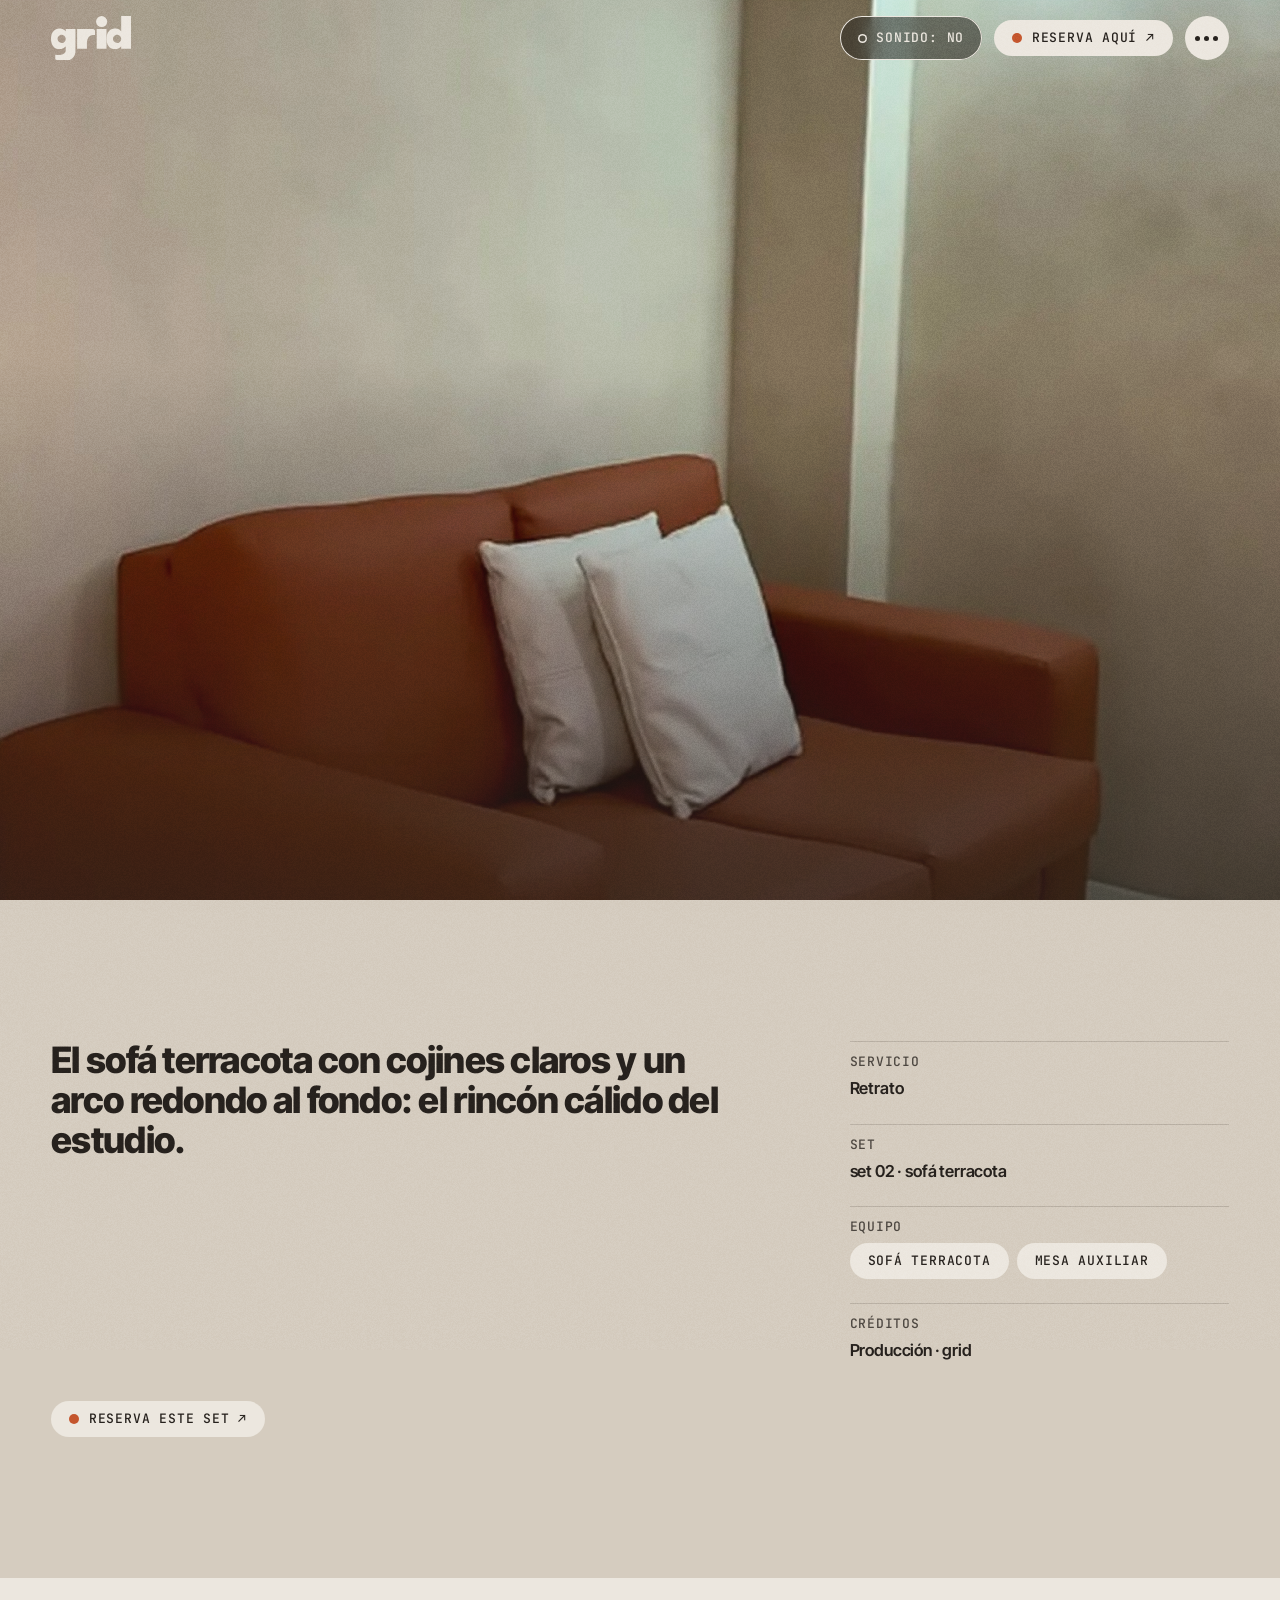
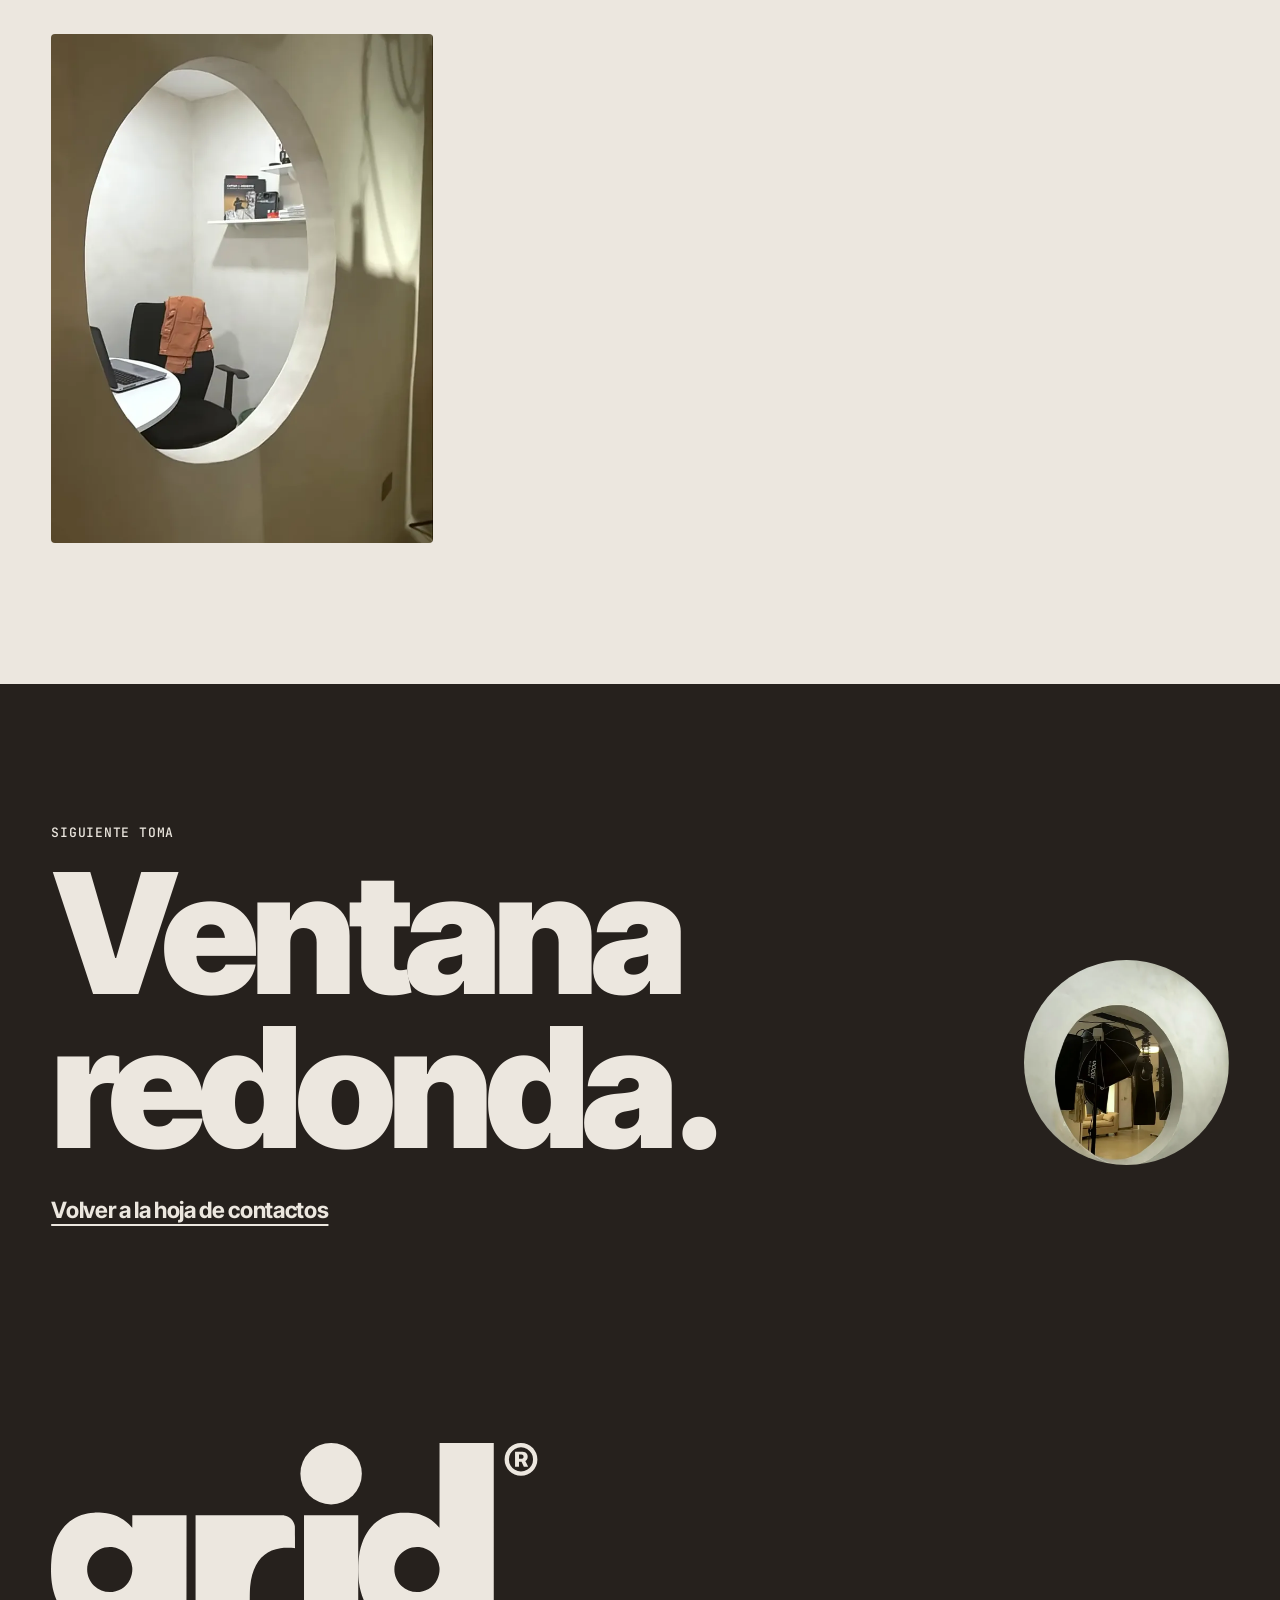
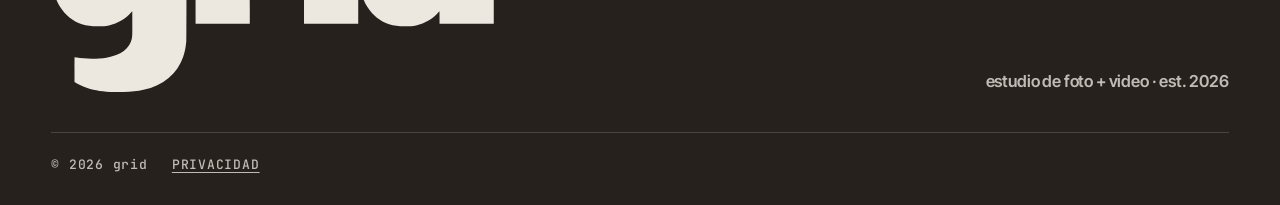
<file: trabajos/sofa-a-media-luz/index.html>
<!DOCTYPE html><html lang="es-419" data-theme="greige" class="intertight_96eeb402-module__Ux_foW__variable jetbrainsmono_b19711b-module__cCey7q__variable"><head><meta charSet="utf-8"/><meta name="viewport" content="width=device-width, initial-scale=1, viewport-fit=cover"/><link rel="preload" href="/_next/static/media/InterTight_Variable_latin-s.p.0gz_anqbjb07q.woff2" as="font" crossorigin="" type="font/woff2"/><link rel="preload" as="image" imageSrcSet="/media/fotos/sofa-720.webp 720w, /media/fotos/sofa-1440.webp 1440w" imageSizes="100vw" fetchPriority="high"/><link rel="stylesheet" href="/_next/static/chunks/1_h2i5achep-6.css" data-precedence="next"/><link rel="stylesheet" href="/_next/static/chunks/2gbwnuaeeamhz.css" data-precedence="next"/><link rel="preload" as="script" fetchPriority="low" href="/_next/static/chunks/310vm2bl3xxpt.js"/><script src="/_next/static/chunks/19mx3mg6lkumu.js" async=""></script><script src="/_next/static/chunks/1rj7ns8rte9vc.js" async=""></script><script src="/_next/static/chunks/0erpg4rnzkm4w.js" async=""></script><script src="/_next/static/chunks/turbopack-1g4yvkg6ged8k.js" async=""></script><script src="/_next/static/chunks/37tjrr2913_om.js" async=""></script><script src="/_next/static/chunks/18n_e5sf_8us0.js" async=""></script><script src="/_next/static/chunks/3bxz19k2f82j2.js" async=""></script><script src="/_next/static/chunks/3s2a4gw9b8f6t.js" async=""></script><script src="/_next/static/chunks/14mtyv5ykc1w4.js" async=""></script><meta name="theme-color" content="#d5ccbf"/><meta name="color-scheme" content="light"/><title>Sofá a media luz · grid</title><meta name="description" content="El sofá terracota con cojines claros y un arco redondo al fondo: el rincón cálido del estudio. Muestra hecha en el estudio de grid, foto + video."/><meta name="application-name" content="grid"/><link rel="manifest" href="/manifest.webmanifest"/><link rel="canonical" href="https://gridstudio.website/trabajos/sofa-a-media-luz/"/><meta property="og:title" content="Sofá a media luz · grid"/><meta property="og:description" content="El sofá terracota con cojines claros y un arco redondo al fondo: el rincón cálido del estudio. Muestra hecha en el estudio de grid, foto + video."/><meta property="og:url" content="https://gridstudio.website/trabajos/sofa-a-media-luz/"/><meta property="og:site_name" content="grid"/><meta property="og:locale" content="es_419"/><meta property="og:image" content="https://gridstudio.website/og/default.png"/><meta property="og:image:width" content="1200"/><meta property="og:image:height" content="630"/><meta property="og:image:alt" content="grid · Tu set, tu luz."/><meta property="og:type" content="website"/><meta name="twitter:card" content="summary_large_image"/><meta name="twitter:title" content="Sofá a media luz · grid"/><meta name="twitter:description" content="El sofá terracota con cojines claros y un arco redondo al fondo: el rincón cálido del estudio. Muestra hecha en el estudio de grid, foto + video."/><meta name="twitter:image" content="https://gridstudio.website/og/default.png"/><link rel="icon" href="/icon.svg?icon.0i_2m-ega3l_j.svg" sizes="any" type="image/svg+xml"/><link rel="apple-touch-icon" href="/apple-icon.png?apple-icon.1qgvf6ah559ys.png" sizes="180x180" type="image/png"/><meta name="next-size-adjust" content=""/><script>(function(){try{var d=document.documentElement,p=null;try{p=localStorage.getItem('grid.motion')}catch(e){}var r=window.matchMedia('(prefers-reduced-motion: reduce)').matches;var on=p?p==='on':!r;d.setAttribute('data-motion',on?'on':'off');var s=null;try{s=sessionStorage.getItem('grid.preloaded')}catch(e){}if(s||!on)d.setAttribute('data-preloaded','');d.classList.add('js')}catch(e){}})();</script><script src="/_next/static/chunks/0cz1d0mv5g_q7.js" noModule=""></script></head><body><div hidden=""><!--$--><!--/$--></div><a class="styles-module-scss-module__k9gYQq__skip" href="#contenido">Saltar al contenido</a><header class="styles-module-scss-module__G8U5Rq__header" data-theme="greige"><a class="styles-module-scss-module__G8U5Rq__home" aria-label="grid, ir al inicio" href="/"><svg class="styles-module-scss-module__G8U5Rq__logo" viewBox="0 -1000 2450 1378.1" fill="currentColor" role="img" aria-label="grid" focusable="false"><path d="M238.8 -614.6C210.7 -612.8 190.5 -609 168.8 -601.6C74.6 -569.3 13.1 -477.8 2.2 -353.8C-1.5 -311.6 -0.5 -260.9 4.8 -224.4C23.8 -91.9 100.2 -4.5 211.6 11.9C227.7 14.2 234.9 14.7 258.8 14.7C286.4 14.7 300.6 13.4 320.3 9.4C369.3 -0.7 413.8 -27 445.3 -64.3L449.7 -69.5L449.9 -5.6C450.1 61.1 449.8 69.4 447.4 81.8C436.8 136.9 386.7 174.6 306.5 187.8C261.5 195.1 186.8 195 141.9 187.4C135.9 186.4 130.8 185.6 130.5 185.6C130.2 185.6 130 216.4 130 254L130 322.3L132.3 323.9C147.6 333.9 176.9 347.4 200.8 355.2C249.7 371.4 300.6 378.1 375 378.1C432.6 378.1 471.5 374.6 511.8 365.6C621.6 341.2 699.8 276 731.6 182.2C740.9 155 745.4 132.2 748.9 94.4C749.4 88.6 749.7 -2.8 749.8 -256.8L750 -600L600 -600L450 -600L449.9 -565.2L449.7 -530.5L445.3 -535.7C411.2 -576.1 363.2 -602.8 308.6 -611.5C292.7 -614.1 255.4 -615.8 238.8 -614.6ZM337.4 -424.4C397 -418 443 -372 449.4 -312.4C451.8 -289.9 447.4 -266 437.2 -245.3C399.7 -168.9 299.3 -151.2 238.2 -210.3C175.9 -270.6 192.3 -373.9 270.3 -412.3C291.1 -422.4 314.9 -426.8 337.4 -424.4Z" data-logo-letter="g"></path><path d="M800 -300L800 0L950 0L1100 0L1100 -85.2C1100 -169.3 1100.3 -187.1 1102.2 -207.8C1113.2 -329.8 1173.4 -405.2 1269.4 -417.8C1290.2 -420.5 1322.9 -420.8 1345.8 -418.4L1350 -417.9L1350 -476.6C1350 -525.1 1349.8 -536.3 1349.1 -540.9C1344.2 -570.9 1320.9 -594.2 1290.9 -599.1C1286.1 -599.9 1252.7 -600 1042.7 -600L800 -600L800 -300Z" data-logo-letter="r"></path><path d="M1400 -300L1400 0L1550 0L1700 0L1700 -300L1700 -600L1550 -600L1400 -600L1400 -300Z" data-logo-letter="i"></path><path d="M2149.9 -765.2L2149.7 -530.5L2145.3 -535.7C2113.8 -573 2069.2 -599.3 2020.3 -609.4C2000.6 -613.4 1986.4 -614.7 1958.8 -614.7C1934.9 -614.7 1927.7 -614.3 1911.6 -611.9C1800.2 -595.5 1723.8 -508.1 1704.8 -375.6C1698.4 -331.4 1698.4 -268.6 1704.8 -224.4C1723.8 -91.9 1800.2 -4.5 1911.6 11.9C1927.7 14.2 1934.9 14.7 1958.8 14.7C1986.4 14.7 2000.6 13.4 2020.3 9.4C2069.2 -0.7 2113.8 -27 2145.3 -64.3L2149.7 -69.5L2149.9 -34.8L2150 0L2300 0L2450 0L2450 -500L2450 -1000L2300 -1000L2150 -1000L2149.9 -765.2ZM2037.4 -424.4C2097 -418 2143 -372 2149.4 -312.4C2151.8 -289.9 2147.4 -266 2137.2 -245.3C2099.7 -168.9 1999.2 -151.2 1938.2 -210.3C1875.9 -270.6 1892.3 -373.9 1970.3 -412.3C1991.1 -422.4 2014.9 -426.8 2037.4 -424.4Z" data-logo-letter="d"></path><circle cx="1550" cy="-830" r="170" data-logo-dot="true"></circle></svg></a><nav class="styles-module-scss-module__G8U5Rq__actions" aria-label="Principal"><button type="button" class="styles-module-scss-module__nOiM7G__toggle styles-module-scss-module__G8U5Rq__sound" aria-pressed="false"><span class="styles-module-scss-module__nOiM7G__dot" aria-hidden="true"></span>sonido: no</button><a class="styles-module-scss-module__G8U5Rq__book" href="/reservar/"><span class="styles-module-scss-module__Di33fq__pill"><span class="styles-module-scss-module__Di33fq__dot" data-pill-dot="true" aria-hidden="true"></span>Reserva aquí ↗</span></a><button type="button" class="styles-module-scss-module___GlnNW__button" aria-expanded="false" aria-haspopup="dialog" aria-label="Menú"><span class="styles-module-scss-module___GlnNW__dot"></span><span class="styles-module-scss-module___GlnNW__dot"></span><span class="styles-module-scss-module___GlnNW__dot"></span></button></nav><dialog class="styles-module-scss-module__oCMpJa__menu" data-theme="tinta" aria-label="Menú"><div class="styles-module-scss-module__oCMpJa__top"><svg class="styles-module-scss-module__oCMpJa__logo" viewBox="0 -1000 2450 1378.1" fill="currentColor" role="img" aria-label="grid" focusable="false"><path d="M238.8 -614.6C210.7 -612.8 190.5 -609 168.8 -601.6C74.6 -569.3 13.1 -477.8 2.2 -353.8C-1.5 -311.6 -0.5 -260.9 4.8 -224.4C23.8 -91.9 100.2 -4.5 211.6 11.9C227.7 14.2 234.9 14.7 258.8 14.7C286.4 14.7 300.6 13.4 320.3 9.4C369.3 -0.7 413.8 -27 445.3 -64.3L449.7 -69.5L449.9 -5.6C450.1 61.1 449.8 69.4 447.4 81.8C436.8 136.9 386.7 174.6 306.5 187.8C261.5 195.1 186.8 195 141.9 187.4C135.9 186.4 130.8 185.6 130.5 185.6C130.2 185.6 130 216.4 130 254L130 322.3L132.3 323.9C147.6 333.9 176.9 347.4 200.8 355.2C249.7 371.4 300.6 378.1 375 378.1C432.6 378.1 471.5 374.6 511.8 365.6C621.6 341.2 699.8 276 731.6 182.2C740.9 155 745.4 132.2 748.9 94.4C749.4 88.6 749.7 -2.8 749.8 -256.8L750 -600L600 -600L450 -600L449.9 -565.2L449.7 -530.5L445.3 -535.7C411.2 -576.1 363.2 -602.8 308.6 -611.5C292.7 -614.1 255.4 -615.8 238.8 -614.6ZM337.4 -424.4C397 -418 443 -372 449.4 -312.4C451.8 -289.9 447.4 -266 437.2 -245.3C399.7 -168.9 299.3 -151.2 238.2 -210.3C175.9 -270.6 192.3 -373.9 270.3 -412.3C291.1 -422.4 314.9 -426.8 337.4 -424.4Z" data-logo-letter="g"></path><path d="M800 -300L800 0L950 0L1100 0L1100 -85.2C1100 -169.3 1100.3 -187.1 1102.2 -207.8C1113.2 -329.8 1173.4 -405.2 1269.4 -417.8C1290.2 -420.5 1322.9 -420.8 1345.8 -418.4L1350 -417.9L1350 -476.6C1350 -525.1 1349.8 -536.3 1349.1 -540.9C1344.2 -570.9 1320.9 -594.2 1290.9 -599.1C1286.1 -599.9 1252.7 -600 1042.7 -600L800 -600L800 -300Z" data-logo-letter="r"></path><path d="M1400 -300L1400 0L1550 0L1700 0L1700 -300L1700 -600L1550 -600L1400 -600L1400 -300Z" data-logo-letter="i"></path><path d="M2149.9 -765.2L2149.7 -530.5L2145.3 -535.7C2113.8 -573 2069.2 -599.3 2020.3 -609.4C2000.6 -613.4 1986.4 -614.7 1958.8 -614.7C1934.9 -614.7 1927.7 -614.3 1911.6 -611.9C1800.2 -595.5 1723.8 -508.1 1704.8 -375.6C1698.4 -331.4 1698.4 -268.6 1704.8 -224.4C1723.8 -91.9 1800.2 -4.5 1911.6 11.9C1927.7 14.2 1934.9 14.7 1958.8 14.7C1986.4 14.7 2000.6 13.4 2020.3 9.4C2069.2 -0.7 2113.8 -27 2145.3 -64.3L2149.7 -69.5L2149.9 -34.8L2150 0L2300 0L2450 0L2450 -500L2450 -1000L2300 -1000L2150 -1000L2149.9 -765.2ZM2037.4 -424.4C2097 -418 2143 -372 2149.4 -312.4C2151.8 -289.9 2147.4 -266 2137.2 -245.3C2099.7 -168.9 1999.2 -151.2 1938.2 -210.3C1875.9 -270.6 1892.3 -373.9 1970.3 -412.3C1991.1 -422.4 2014.9 -426.8 2037.4 -424.4Z" data-logo-letter="d"></path><circle cx="1550" cy="-830" r="170" data-logo-dot="true"></circle></svg><button type="button" class="styles-module-scss-module__oCMpJa__close" aria-label="Cerrar menú" data-menu-close="true"><span aria-hidden="true">×</span></button></div><div class="styles-module-scss-module__oCMpJa__takes"><p class="styles-module-scss-module__oCMpJa__kicker" data-menu-fade="true">Tomas</p><ol class="styles-module-scss-module__FCKAsW__list"><li><a class="styles-module-scss-module__FCKAsW__take" href="/#apertura"><span class="styles-module-scss-module__FCKAsW__mask"><span class="styles-module-scss-module__FCKAsW__line" data-menu-item="true"><span class="styles-module-scss-module__FCKAsW__number">01</span><span class="styles-module-scss-module__FCKAsW__title">Apertura</span></span></span></a></li><li><a class="styles-module-scss-module__FCKAsW__take" href="/#manifiesto"><span class="styles-module-scss-module__FCKAsW__mask"><span class="styles-module-scss-module__FCKAsW__line" data-menu-item="true"><span class="styles-module-scss-module__FCKAsW__number">02</span><span class="styles-module-scss-module__FCKAsW__title">Manifiesto</span></span></span></a></li><li><a class="styles-module-scss-module__FCKAsW__take" href="/#los-sets"><span class="styles-module-scss-module__FCKAsW__mask"><span class="styles-module-scss-module__FCKAsW__line" data-menu-item="true"><span class="styles-module-scss-module__FCKAsW__number">03</span><span class="styles-module-scss-module__FCKAsW__title">Los sets</span></span></span></a></li><li><a class="styles-module-scss-module__FCKAsW__take" href="/#hoja-de-contactos"><span class="styles-module-scss-module__FCKAsW__mask"><span class="styles-module-scss-module__FCKAsW__line" data-menu-item="true"><span class="styles-module-scss-module__FCKAsW__number">04</span><span class="styles-module-scss-module__FCKAsW__title">Hoja de contactos</span></span></span></a></li><li><a class="styles-module-scss-module__FCKAsW__take" href="/#hacemos"><span class="styles-module-scss-module__FCKAsW__mask"><span class="styles-module-scss-module__FCKAsW__line" data-menu-item="true"><span class="styles-module-scss-module__FCKAsW__number">05</span><span class="styles-module-scss-module__FCKAsW__title">Hacemos</span></span></span></a></li><li><a class="styles-module-scss-module__FCKAsW__take" href="/#reserva"><span class="styles-module-scss-module__FCKAsW__mask"><span class="styles-module-scss-module__FCKAsW__line" data-menu-item="true"><span class="styles-module-scss-module__FCKAsW__number">06</span><span class="styles-module-scss-module__FCKAsW__title">Reserva por hora</span></span></span></a></li><li><a class="styles-module-scss-module__FCKAsW__take" href="/#cierre"><span class="styles-module-scss-module__FCKAsW__mask"><span class="styles-module-scss-module__FCKAsW__line" data-menu-item="true"><span class="styles-module-scss-module__FCKAsW__number">07</span><span class="styles-module-scss-module__FCKAsW__title">Cierre</span></span></span></a></li></ol></div><div class="styles-module-scss-module__oCMpJa__bottom" data-menu-fade="true"><a href="/reservar/"><span class="styles-module-scss-module__Di33fq__pill"><span class="styles-module-scss-module__Di33fq__dot" data-pill-dot="true" aria-hidden="true"></span>Reserva aquí ↗</span></a><button type="button" class="styles-module-scss-module__DWw_gG__toggle" aria-pressed="true">movimiento: no</button><button type="button" class="styles-module-scss-module__nOiM7G__toggle" aria-pressed="false"><span class="styles-module-scss-module__nOiM7G__dot" aria-hidden="true"></span>sonido: no</button><a class="styles-module-scss-module__oCMpJa__legal" href="/privacidad/">Privacidad</a></div></dialog></header><main id="contenido" tabindex="-1"><article><header class="styles-module-scss-module__Edc3pq__hero" data-theme="tinta"><div class="styles-module-scss-module__Edc3pq__media" data-hero-media="true"><img class="styles-module-scss-module__Edc3pq__photo" src="/media/fotos/sofa-720.webp" srcSet="/media/fotos/sofa-720.webp 720w, /media/fotos/sofa-1440.webp 1440w" sizes="100vw" width="1216" height="2160" alt="Sofá terracota con cojines blancos contra la pared greige." loading="eager" fetchPriority="high" decoding="async"/><span class="styles-module-scss-module__Edc3pq__veil" aria-hidden="true"></span></div><div class="styles-module-scss-module__Edc3pq__copy"><span class="styles-module-scss-module__Edc3pq__mask"><span class="styles-module-scss-module__Edc3pq__maskInner" data-hero-rise="true"><span class="styles-module-scss-module__Di33fq__pill"><span class="styles-module-scss-module__Di33fq__dot" data-pill-dot="true" aria-hidden="true"></span>Muestra del estudio</span></span></span><h1 class="styles-module-scss-module__Edc3pq__title"><span class="styles-module-scss-module__Edc3pq__mask"><span class="styles-module-scss-module__Edc3pq__maskInner" data-hero-rise="true">Sofá a media luz<!-- -->.</span></span></h1><div class="styles-module-scss-module__Ilro2G__lowerThird" data-lt="true"><span class="styles-module-scss-module__Ilro2G__dot" data-lt-dot="true" aria-hidden="true"></span><div class="styles-module-scss-module__Ilro2G__bar" data-lt-bar="true"><span class="styles-module-scss-module__Ilro2G__line"><span class="styles-module-scss-module__Ilro2G__name" data-lt-text="true">Retrato</span></span><span class="styles-module-scss-module__Ilro2G__line"><span class="styles-module-scss-module__Ilro2G__role" data-lt-text="true">set 02 · sofá terracota</span></span></div></div></div></header><section class="styles-module-scss-module__jlpmpa__details" data-theme="greige" aria-label="Ficha de la toma"><div class="styles-module-scss-module__jlpmpa__inner"><p class="styles-module-scss-module__jlpmpa__summary">El sofá terracota con cojines claros y un arco redondo al fondo: el rincón cálido del estudio.</p><dl class="styles-module-scss-module__jlpmpa__facts"><div class="styles-module-scss-module__jlpmpa__fact"><dt class="styles-module-scss-module__jlpmpa__label">Servicio</dt><dd>Retrato</dd></div><div class="styles-module-scss-module__jlpmpa__fact"><dt class="styles-module-scss-module__jlpmpa__label">Set</dt><dd>set 02 · sofá terracota</dd></div><div class="styles-module-scss-module__jlpmpa__fact"><dt class="styles-module-scss-module__jlpmpa__label">Equipo</dt><dd class="styles-module-scss-module__jlpmpa__pills"><span class="styles-module-scss-module__Di33fq__pill">sofá terracota</span><span class="styles-module-scss-module__Di33fq__pill">mesa auxiliar</span></dd></div><div class="styles-module-scss-module__jlpmpa__fact"><dt class="styles-module-scss-module__jlpmpa__label">Créditos</dt><dd><span class="styles-module-scss-module__jlpmpa__credit">Producción<!-- --> · <!-- -->grid</span></dd></div></dl><a class="styles-module-scss-module__jlpmpa__cta" href="/reservar/?set=sofa-terracota"><span class="styles-module-scss-module__Di33fq__pill"><span class="styles-module-scss-module__Di33fq__dot" data-pill-dot="true" aria-hidden="true"></span>Reserva este set ↗</span></a></div></section><section class="styles-module-scss-module__4DjwJq__gallery" data-theme="claro" aria-label="Más planos"><ul class="styles-module-scss-module__4DjwJq__grid" data-anim="stagger"><li class="styles-module-scss-module__4DjwJq__item"><img class="styles-module-scss-module__4DjwJq__photo" src="/media/fotos/ventana-oficina-720.webp" srcSet="/media/fotos/ventana-oficina-720.webp 720w, /media/fotos/ventana-oficina-1440.webp 1440w" sizes="(max-width: 1024px) 100vw, 33vw" width="1216" height="2160" alt="Ventana redonda entre la oficina y el estudio." loading="lazy" fetchPriority="auto" decoding="async"/></li></ul></section><nav class="styles-module-scss-module__0S3-DG__next" data-theme="tinta" aria-label="Siguiente toma"><div class="styles-module-scss-module__0S3-DG__inner"><a class="styles-module-scss-module__0S3-DG__link" data-cursor="ver ↗" href="/trabajos/ventana-redonda/"><span class="styles-module-scss-module__0S3-DG__label">Siguiente toma</span><span class="styles-module-scss-module__0S3-DG__title">Ventana redonda<!-- -->.</span><span class="styles-module-scss-module__0S3-DG__disc"><figure class="styles-module-scss-module__cJDTKq__circle"><img class="styles-module-scss-module__cJDTKq__image" src="/media/fotos/ventana-redonda-720.webp" srcSet="/media/fotos/ventana-redonda-720.webp 720w, /media/fotos/ventana-redonda-1440.webp 1440w" sizes="20vw" width="1216" height="2160" alt="Ventana redonda en la pared greige, con un softbox del otro lado." loading="lazy" fetchPriority="auto" decoding="async"/></figure></span></a><a class="styles-module-scss-module__0S3-DG__back" href="/#hoja-de-contactos">Volver a la hoja de contactos</a></div></nav></article><!--$--><!--/$--></main><footer class="styles-module-scss-module__1slC6W__footer" data-theme="tinta"><div class="styles-module-scss-module__1slC6W__inner"><dl class="styles-module-scss-module__1slC6W__contact"></dl><div class="styles-module-scss-module__1slC6W__signature"><svg class="styles-module-scss-module__1slC6W__logo" viewBox="0 -1000 2691.4 1378.1" fill="currentColor" role="img" aria-label="grid" focusable="false"><path d="M238.8 -614.6C210.7 -612.8 190.5 -609 168.8 -601.6C74.6 -569.3 13.1 -477.8 2.2 -353.8C-1.5 -311.6 -0.5 -260.9 4.8 -224.4C23.8 -91.9 100.2 -4.5 211.6 11.9C227.7 14.2 234.9 14.7 258.8 14.7C286.4 14.7 300.6 13.4 320.3 9.4C369.3 -0.7 413.8 -27 445.3 -64.3L449.7 -69.5L449.9 -5.6C450.1 61.1 449.8 69.4 447.4 81.8C436.8 136.9 386.7 174.6 306.5 187.8C261.5 195.1 186.8 195 141.9 187.4C135.9 186.4 130.8 185.6 130.5 185.6C130.2 185.6 130 216.4 130 254L130 322.3L132.3 323.9C147.6 333.9 176.9 347.4 200.8 355.2C249.7 371.4 300.6 378.1 375 378.1C432.6 378.1 471.5 374.6 511.8 365.6C621.6 341.2 699.8 276 731.6 182.2C740.9 155 745.4 132.2 748.9 94.4C749.4 88.6 749.7 -2.8 749.8 -256.8L750 -600L600 -600L450 -600L449.9 -565.2L449.7 -530.5L445.3 -535.7C411.2 -576.1 363.2 -602.8 308.6 -611.5C292.7 -614.1 255.4 -615.8 238.8 -614.6ZM337.4 -424.4C397 -418 443 -372 449.4 -312.4C451.8 -289.9 447.4 -266 437.2 -245.3C399.7 -168.9 299.3 -151.2 238.2 -210.3C175.9 -270.6 192.3 -373.9 270.3 -412.3C291.1 -422.4 314.9 -426.8 337.4 -424.4Z" data-logo-letter="g"></path><path d="M800 -300L800 0L950 0L1100 0L1100 -85.2C1100 -169.3 1100.3 -187.1 1102.2 -207.8C1113.2 -329.8 1173.4 -405.2 1269.4 -417.8C1290.2 -420.5 1322.9 -420.8 1345.8 -418.4L1350 -417.9L1350 -476.6C1350 -525.1 1349.8 -536.3 1349.1 -540.9C1344.2 -570.9 1320.9 -594.2 1290.9 -599.1C1286.1 -599.9 1252.7 -600 1042.7 -600L800 -600L800 -300Z" data-logo-letter="r"></path><path d="M1400 -300L1400 0L1550 0L1700 0L1700 -300L1700 -600L1550 -600L1400 -600L1400 -300Z" data-logo-letter="i"></path><path d="M2149.9 -765.2L2149.7 -530.5L2145.3 -535.7C2113.8 -573 2069.2 -599.3 2020.3 -609.4C2000.6 -613.4 1986.4 -614.7 1958.8 -614.7C1934.9 -614.7 1927.7 -614.3 1911.6 -611.9C1800.2 -595.5 1723.8 -508.1 1704.8 -375.6C1698.4 -331.4 1698.4 -268.6 1704.8 -224.4C1723.8 -91.9 1800.2 -4.5 1911.6 11.9C1927.7 14.2 1934.9 14.7 1958.8 14.7C1986.4 14.7 2000.6 13.4 2020.3 9.4C2069.2 -0.7 2113.8 -27 2145.3 -64.3L2149.7 -69.5L2149.9 -34.8L2150 0L2300 0L2450 0L2450 -500L2450 -1000L2300 -1000L2150 -1000L2149.9 -765.2ZM2037.4 -424.4C2097 -418 2143 -372 2149.4 -312.4C2151.8 -289.9 2147.4 -266 2137.2 -245.3C2099.7 -168.9 1999.2 -151.2 1938.2 -210.3C1875.9 -270.6 1892.3 -373.9 1970.3 -412.3C1991.1 -422.4 2014.9 -426.8 2037.4 -424.4Z" data-logo-letter="d"></path><circle cx="1550" cy="-830" r="170" data-logo-dot="true"></circle><path d="M2567.8 -868.4V-952H2608.8Q2616.7 -952.1 2623.3 -948.9Q2629.9 -945.6 2633.9 -939.4Q2637.8 -933.3 2637.8 -924.5Q2637.8 -915.6 2633.7 -909.3Q2629.6 -902.9 2622.9 -899.7Q2616.1 -896.6 2607.9 -896.6H2579.8V-912.3H2603.2Q2608 -912.3 2611.5 -915.3Q2614.9 -918.3 2614.9 -924.5Q2614.9 -930.7 2611.4 -933.3Q2607.9 -936 2603.3 -936.1H2589.6V-868.4ZM2621.3 -907 2640.5 -868.4H2616.5L2598.7 -907ZM2600.6 -818.4Q2581.9 -818.4 2565.4 -825.5Q2549 -832.6 2536.5 -845.1Q2524 -857.6 2517 -874Q2510 -890.5 2510 -909.2Q2510 -927.9 2517 -944.4Q2524 -960.8 2536.5 -973.3Q2549 -985.8 2565.4 -992.9Q2581.9 -1000 2600.6 -1000Q2619.5 -1000 2635.9 -992.9Q2652.4 -985.8 2664.9 -973.3Q2677.3 -960.8 2684.4 -944.4Q2691.4 -927.9 2691.4 -909.2Q2691.4 -890.5 2684.4 -874Q2677.4 -857.6 2664.9 -845.1Q2652.5 -832.6 2636 -825.5Q2619.5 -818.4 2600.6 -818.4ZM2600.6 -842.5Q2619.2 -842.5 2634.4 -851.5Q2649.6 -860.5 2658.5 -875.6Q2667.5 -890.8 2667.5 -909.2Q2667.5 -927.7 2658.5 -942.9Q2649.5 -958 2634.3 -967Q2619.1 -976 2600.6 -975.9Q2582.2 -976 2567 -967Q2551.9 -958 2542.9 -942.9Q2533.9 -927.7 2533.9 -909.2Q2533.9 -890.8 2542.9 -875.6Q2551.9 -860.4 2567 -851.5Q2582.2 -842.5 2600.6 -842.5Z" data-logo-reg="true"></path></svg><p class="styles-module-scss-module__1slC6W__firma">estudio de foto + video · est. 2026</p></div><div class="styles-module-scss-module__1slC6W__legal"><p>© <!-- -->2026<!-- --> <span class="styles-module-scss-module__1slC6W__brand">grid</span></p><a class="styles-module-scss-module__1slC6W__link" href="/privacidad/">Privacidad</a></div></div></footer><div class="styles-module-scss-module__R9XM3q__preloader" aria-hidden="true"><div class="styles-module-scss-module__R9XM3q__panel" data-pre-panel="true" data-theme="greige"><div class="styles-module-scss-module__OxXQIW__sting styles-module-scss-module__R9XM3q__sting" data-sting="true"><svg class="styles-module-scss-module__OxXQIW__logo" viewBox="0 -1000 2691.4 1378.1" fill="currentColor" role="img" aria-label="grid" focusable="false"><defs><clipPath id="cuadro-_R_ldb_"><rect x="0" y="-1000" width="2450" height="1378.1"></rect></clipPath></defs><g class="styles-module-scss-module__OxXQIW__guides" data-sting-guides="true"><line x1="816.6666666666666" x2="816.6666666666666" y1="-1000" y2="378.0999999999999"></line><line x1="1633.3333333333333" x2="1633.3333333333333" y1="-1000" y2="378.0999999999999"></line><line x1="0" x2="2450" y1="-540.6333333333334" y2="-540.6333333333334"></line><line x1="0" x2="2450" y1="-81.26666666666677" y2="-81.26666666666677"></line></g><g clip-path="url(#cuadro-_R_ldb_)"><g data-sting-group="g"><path d="M238.8 -614.6C210.7 -612.8 190.5 -609 168.8 -601.6C74.6 -569.3 13.1 -477.8 2.2 -353.8C-1.5 -311.6 -0.5 -260.9 4.8 -224.4C23.8 -91.9 100.2 -4.5 211.6 11.9C227.7 14.2 234.9 14.7 258.8 14.7C286.4 14.7 300.6 13.4 320.3 9.4C369.3 -0.7 413.8 -27 445.3 -64.3L449.7 -69.5L449.9 -5.6C450.1 61.1 449.8 69.4 447.4 81.8C436.8 136.9 386.7 174.6 306.5 187.8C261.5 195.1 186.8 195 141.9 187.4C135.9 186.4 130.8 185.6 130.5 185.6C130.2 185.6 130 216.4 130 254L130 322.3L132.3 323.9C147.6 333.9 176.9 347.4 200.8 355.2C249.7 371.4 300.6 378.1 375 378.1C432.6 378.1 471.5 374.6 511.8 365.6C621.6 341.2 699.8 276 731.6 182.2C740.9 155 745.4 132.2 748.9 94.4C749.4 88.6 749.7 -2.8 749.8 -256.8L750 -600L600 -600L450 -600L449.9 -565.2L449.7 -530.5L445.3 -535.7C411.2 -576.1 363.2 -602.8 308.6 -611.5C292.7 -614.1 255.4 -615.8 238.8 -614.6ZM337.4 -424.4C397 -418 443 -372 449.4 -312.4C451.8 -289.9 447.4 -266 437.2 -245.3C399.7 -168.9 299.3 -151.2 238.2 -210.3C175.9 -270.6 192.3 -373.9 270.3 -412.3C291.1 -422.4 314.9 -426.8 337.4 -424.4Z"></path><circle cx="325" cy="-300" r="133" class="styles-module-scss-module__OxXQIW__plug" data-sting-plug="true"></circle></g></g><g clip-path="url(#cuadro-_R_ldb_)"><g data-sting-group="r"><path d="M800 -300L800 0L950 0L1100 0L1100 -85.2C1100 -169.3 1100.3 -187.1 1102.2 -207.8C1113.2 -329.8 1173.4 -405.2 1269.4 -417.8C1290.2 -420.5 1322.9 -420.8 1345.8 -418.4L1350 -417.9L1350 -476.6C1350 -525.1 1349.8 -536.3 1349.1 -540.9C1344.2 -570.9 1320.9 -594.2 1290.9 -599.1C1286.1 -599.9 1252.7 -600 1042.7 -600L800 -600L800 -300Z"></path></g></g><g clip-path="url(#cuadro-_R_ldb_)"><g data-sting-group="id"><path d="M1400 -300L1400 0L1550 0L1700 0L1700 -300L1700 -600L1550 -600L1400 -600L1400 -300Z"></path><path d="M2149.9 -765.2L2149.7 -530.5L2145.3 -535.7C2113.8 -573 2069.2 -599.3 2020.3 -609.4C2000.6 -613.4 1986.4 -614.7 1958.8 -614.7C1934.9 -614.7 1927.7 -614.3 1911.6 -611.9C1800.2 -595.5 1723.8 -508.1 1704.8 -375.6C1698.4 -331.4 1698.4 -268.6 1704.8 -224.4C1723.8 -91.9 1800.2 -4.5 1911.6 11.9C1927.7 14.2 1934.9 14.7 1958.8 14.7C1986.4 14.7 2000.6 13.4 2020.3 9.4C2069.2 -0.7 2113.8 -27 2145.3 -64.3L2149.7 -69.5L2149.9 -34.8L2150 0L2300 0L2450 0L2450 -500L2450 -1000L2300 -1000L2150 -1000L2149.9 -765.2ZM2037.4 -424.4C2097 -418 2143 -372 2149.4 -312.4C2151.8 -289.9 2147.4 -266 2137.2 -245.3C2099.7 -168.9 1999.2 -151.2 1938.2 -210.3C1875.9 -270.6 1892.3 -373.9 1970.3 -412.3C1991.1 -422.4 2014.9 -426.8 2037.4 -424.4Z"></path><circle cx="2025" cy="-300" r="133" class="styles-module-scss-module__OxXQIW__plug" data-sting-plug="true"></circle></g></g><circle cx="1550" cy="-830" r="170" data-sting-dot="true"></circle><path d="M2567.8 -868.4V-952H2608.8Q2616.7 -952.1 2623.3 -948.9Q2629.9 -945.6 2633.9 -939.4Q2637.8 -933.3 2637.8 -924.5Q2637.8 -915.6 2633.7 -909.3Q2629.6 -902.9 2622.9 -899.7Q2616.1 -896.6 2607.9 -896.6H2579.8V-912.3H2603.2Q2608 -912.3 2611.5 -915.3Q2614.9 -918.3 2614.9 -924.5Q2614.9 -930.7 2611.4 -933.3Q2607.9 -936 2603.3 -936.1H2589.6V-868.4ZM2621.3 -907 2640.5 -868.4H2616.5L2598.7 -907ZM2600.6 -818.4Q2581.9 -818.4 2565.4 -825.5Q2549 -832.6 2536.5 -845.1Q2524 -857.6 2517 -874Q2510 -890.5 2510 -909.2Q2510 -927.9 2517 -944.4Q2524 -960.8 2536.5 -973.3Q2549 -985.8 2565.4 -992.9Q2581.9 -1000 2600.6 -1000Q2619.5 -1000 2635.9 -992.9Q2652.4 -985.8 2664.9 -973.3Q2677.3 -960.8 2684.4 -944.4Q2691.4 -927.9 2691.4 -909.2Q2691.4 -890.5 2684.4 -874Q2677.4 -857.6 2664.9 -845.1Q2652.5 -832.6 2636 -825.5Q2619.5 -818.4 2600.6 -818.4ZM2600.6 -842.5Q2619.2 -842.5 2634.4 -851.5Q2649.6 -860.5 2658.5 -875.6Q2667.5 -890.8 2667.5 -909.2Q2667.5 -927.7 2658.5 -942.9Q2649.5 -958 2634.3 -967Q2619.1 -976 2600.6 -975.9Q2582.2 -976 2567 -967Q2551.9 -958 2542.9 -942.9Q2533.9 -927.7 2533.9 -909.2Q2533.9 -890.8 2542.9 -875.6Q2551.9 -860.4 2567 -851.5Q2582.2 -842.5 2600.6 -842.5Z" data-sting-reg="true"></path></svg><p class="styles-module-scss-module__OxXQIW__tagline" data-sting-tagline="true">estudio de foto + video · est. 2026</p></div></div></div><div class="styles-module-scss-module__7m0W1W__cursor" data-away="" hidden="" aria-hidden="true"><span class="styles-module-scss-module__7m0W1W__iris"><span class="styles-module-scss-module__7m0W1W__label"></span></span></div><div class="styles-module-scss-module__YNCN3q__grain" style="--grain-texture:url(&#x27;/media/grano.webp&#x27;)" aria-hidden="true"></div><div class="styles-module-scss-module__RetkJq__curtain" aria-hidden="true"><div class="styles-module-scss-module__RetkJq__iris" data-curtain-iris="true"></div><div class="styles-module-scss-module__RetkJq__tercios"><span class="styles-module-scss-module__RetkJq__column" data-curtain-column="true"></span><span class="styles-module-scss-module__RetkJq__column" data-curtain-column="true"></span><span class="styles-module-scss-module__RetkJq__column" data-curtain-column="true"></span></div><p class="styles-module-scss-module__RetkJq__label" data-curtain-label="true" hidden=""><span class="styles-module-scss-module__RetkJq__dot"></span></p></div><script type="application/ld+json">{"@context":"https://schema.org","@type":["LocalBusiness","ProfessionalService"],"@id":"https://gridstudio.website/#estudio","name":"grid","url":"https://gridstudio.website/","logo":"https://gridstudio.website/marca/grid-avatar-512.png","image":"https://gridstudio.website/og/default.png","description":"grid es un estudio de foto y video. Reserva un set por hora y llega con todo listo: fondo, luces y equipo. Campañas, catálogo, retrato y contenido.","knowsAbout":["Campañas","Catálogo","Retrato","Contenido para redes"]}</script><script src="/_next/static/chunks/310vm2bl3xxpt.js" id="_R_" async=""></script><script>(self.__next_f=self.__next_f||[]).push([0])</script><script>self.__next_f.push([1,"1:\"$Sreact.fragment\"\n2:I[72216,[\"/_next/static/chunks/37tjrr2913_om.js\",\"/_next/static/chunks/18n_e5sf_8us0.js\",\"/_next/static/chunks/3bxz19k2f82j2.js\"],\"default\"]\n3:I[68226,[\"/_next/static/chunks/37tjrr2913_om.js\",\"/_next/static/chunks/18n_e5sf_8us0.js\",\"/_next/static/chunks/3bxz19k2f82j2.js\"],\"default\"]\n4:I[39756,[\"/_next/static/chunks/37tjrr2913_om.js\",\"/_next/static/chunks/18n_e5sf_8us0.js\",\"/_next/static/chunks/3bxz19k2f82j2.js\"],\"default\"]\n5:I[37457,[\"/_next/static/chunks/37tjrr2913_om.js\",\"/_next/static/chunks/18n_e5sf_8us0.js\",\"/_next/static/chunks/3bxz19k2f82j2.js\"],\"default\"]\n6:I[827,[\"/_next/static/chunks/37tjrr2913_om.js\",\"/_next/static/chunks/18n_e5sf_8us0.js\",\"/_next/static/chunks/3bxz19k2f82j2.js\",\"/_next/static/chunks/3s2a4gw9b8f6t.js\"],\"default\"]\n17:I[68027,[\"/_next/static/chunks/37tjrr2913_om.js\",\"/_next/static/chunks/18n_e5sf_8us0.js\",\"/_next/static/chunks/3bxz19k2f82j2.js\"],\"default\",1]\n:HL[\"/_next/static/chunks/1_h2i5achep-6.css\",\"style\"]\n:HL[\"/_next/static/chunks/2gbwnuaeeamhz.css\",\"style\"]\n:HL[\"/_next/static/media/InterTight_Variable_latin-s.p.0gz_anqbjb07q.woff2\",\"font\",{\"crossOrigin\":\"\",\"type\":\"font/woff2\"}]\n15:X\n0:{\"P\":null,\"c\":[\"\",\"trabajos\",\"sofa-a-media-luz\",\"\"],\"q\":\"\",\"i\":false,\"f\":[[[\"\",{\"children\":[\"trabajos\",{\"children\":[[\"slug\",\"sofa-a-media-luz\",\"d\",[]],{\"children\":[\"__PAGE__\",{},\"$undefined\",\"$undefined\",4608]},\"$undefined\",\"$undefined\",4608]},\"$undefined\",\"$undefined\",4608]},\"$undefined\",\"$undefined\",4624],[[\"$\",\"$1\",\"c\",{\"children\":[[[\"$\",\"link\",\"0\",{\"rel\":\"stylesheet\",\"href\":\"/_next/static/chunks/1_h2i5achep-6.css\",\"precedence\":\"next\",\"crossOrigin\":\"$undefined\",\"nonce\":\"$undefined\"}],[\"$\",\"link\",\"1\",{\"rel\":\"stylesheet\",\"href\":\"/_next/static/chunks/2gbwnuaeeamhz.css\",\"precedence\":\"next\",\"crossOrigin\":\"$undefined\",\"nonce\":\"$undefined\"}],[\"$\",\"script\",\"script-0\",{\"src\":\"/_next/static/chunks/37tjrr2913_om.js\",\"async\":true,\"nonce\":\"$undefined\"}],[\"$\",\"script\",\"script-1\",{\"src\":\"/_next/static/chunks/18n_e5sf_8us0.js\",\"async\":true,\"nonce\":\"$undefined\"}],[\"$\",\"script\",\"script-2\",{\"src\":\"/_next/static/chunks/3bxz19k2f82j2.js\",\"async\":true,\"nonce\":\"$undefined\"}]],[\"$\",\"html\",null,{\"lang\":\"es-419\",\"data-theme\":\"greige\",\"className\":\"intertight_96eeb402-module__Ux_foW__variable jetbrainsmono_b19711b-module__cCey7q__variable\",\"suppressHydrationWarning\":true,\"children\":[[\"$\",\"head\",null,{\"children\":[\"$\",\"script\",null,{\"dangerouslySetInnerHTML\":{\"__html\":\"(function(){try{var d=document.documentElement,p=null;try{p=localStorage.getItem('grid.motion')}catch(e){}var r=window.matchMedia('(prefers-reduced-motion: reduce)').matches;var on=p?p==='on':!r;d.setAttribute('data-motion',on?'on':'off');var s=null;try{s=sessionStorage.getItem('grid.preloaded')}catch(e){}if(s||!on)d.setAttribute('data-preloaded','');d.classList.add('js')}catch(e){}})();\"}}]}],[\"$\",\"body\",null,{\"suppressHydrationWarning\":true,\"children\":[[\"$\",\"$L2\",null,{\"children\":[[\"$\",\"a\",null,{\"className\":\"styles-module-scss-module__k9gYQq__skip\",\"href\":\"#contenido\",\"children\":\"Saltar al contenido\"}],[\"$\",\"$L3\",null,{\"takes\":[{\"id\":\"apertura\",\"take\":1,\"title\":\"Apertura\",\"href\":\"/#apertura\"},{\"id\":\"manifiesto\",\"take\":2,\"title\":\"Manifiesto\",\"href\":\"/#manifiesto\"},{\"id\":\"los-sets\",\"take\":3,\"title\":\"Los sets\",\"href\":\"/#los-sets\"},{\"id\":\"hoja-de-contactos\",\"take\":4,\"title\":\"Hoja de contactos\",\"href\":\"/#hoja-de-contactos\"},{\"id\":\"hacemos\",\"take\":5,\"title\":\"Hacemos\",\"href\":\"/#hacemos\"},{\"id\":\"reserva\",\"take\":6,\"title\":\"Reserva por hora\",\"href\":\"/#reserva\"},{\"id\":\"cierre\",\"take\":7,\"title\":\"Cierre\",\"href\":\"/#cierre\"}]}],[\"$\",\"main\",null,{\"id\":\"contenido\",\"tabIndex\":-1,\"children\":[\"$\",\"$L4\",null,{\"parallelRouterKey\":\"children\",\"error\":\"$undefined\",\"errorStyles\":\"$undefined\",\"errorScripts\":\"$undefined\",\"template\":[\"$\",\"$L5\",null,{}],\"templateStyles\":\"$undefined\",\"templateScripts\":\"$undefined\",\"notFound\":[[\"$\",\"$L6\",null,{}],[]],\"forbidden\":\"$undefined\",\"unauthorized\":\"$undefined\"}]}],[\"$\",\"footer\",null,{\"className\":\"styles-module-scss-module__1slC6W__footer\",\"data-theme\":\"tinta\",\"children\":[\"$\",\"div\",null,{\"className\":\"styles-module-scss-module__1slC6W__inner\",\"children\":[[\"$\",\"dl\",null,{\"className\":\"styles-module-scss-module__1slC6W__contact\",\"children\":[]}],[\"$\",\"div\",null,{\"className\":\"styles-module-scss-module__1slC6W__signature\",\"children\":[[\"$\",\"svg\",null,{\"className\":\"styles-module-scss-module__1slC6W__logo\",\"viewBox\":\"0 -1000 2691.4 1378.1\",\"fill\":\"currentColor\",\"role\":\"img\",\"aria-label\":\"grid\",\"focusable\":\"false\",\"children\":[[[\"$\",\"path\",\"g\",{\"d\":\"M238.8 -614.6C210.7 -612.8 190.5 -609 168.8 -601.6C74.6 -569.3 13.1 -477.8 2.2 -353.8C-1.5 -311.6 -0.5 -260.9 4.8 -224.4C23.8 -91.9 100.2 -4.5 211.6 11.9C227.7 14.2 234.9 14.7 258.8 14.7C286.4 14.7 300.6 13.4 320.3 9.4C369.3 -0.7 413.8 -27 445.3 -64.3L449.7 -69.5L449.9 -5.6C450.1 61.1 449.8 69.4 447.4 81.8C436.8 136.9 386.7 174.6 306.5 187.8C261.5 195.1 186.8 195 141.9 187.4C135.9 186.4 130.8 185.6 130.5 185.6C130.2 185.6 130 216.4 130 254L130 322.3L132.3 323.9C147.6 333.9 176.9 347.4 200.8 355.2C249.7 371.4 300.6 378.1 375 378.1C432.6 378.1 471.5 374.6 511.8 365.6C621.6 341.2 699.8 276 731.6 182.2C740.9 155 745.4 132.2 748.9 94.4C749.4 88.6 749.7 -2.8 749.8 -256.8L750 -600L600 -600L450 -600L449.9 -565.2L449.7 -530.5L445.3 -535.7C411.2 -576.1 363.2 -602.8 308.6 -611.5C292.7 -614.1 255.4 -615.8 238.8 -614.6ZM337.4 -424.4C397 -418 443 -372 449.4 -312.4C451.8 -289.9 447.4 -266 437.2 -245.3C399.7 -168.9 299.3 -151.2 238.2 -210.3C175.9 -270.6 192.3 -373.9 270.3 -412.3C291.1 -422.4 314.9 -426.8 337.4 -424.4Z\",\"data-logo-letter\":\"g\"}],\"$L7\",\"$L8\",\"$L9\"],\"$La\",\"$Lb\"]}],\"$Lc\"]}],\"$Ld\"]}]}],\"$Le\",\"$Lf\",\"$L10\"]}],\"$L11\"]}]]}]]}],{\"children\":[\"$L12\",{\"children\":[\"$L13\",{\"children\":[\"$L14\",{},null,false,null]},null,false,\"$15\"]},null,false,\"$15\"]},null,false,null],\"$L16\",false]],\"m\":\"$undefined\",\"G\":[\"$17\",[\"$L18\",\"$L19\"]],\"S\":true,\"h\":null,\"r\":\"$undefined\",\"s\":\"$undefined\",\"a\":\"$undefined\",\"l\":\"$undefined\",\"p\":\"$undefined\",\"d\":\"$undefined\",\"b\":\"nWYg2xmi6G1wbcdLf8jbQ\"}\n1b:I[330,[\"/_next/static/chunks/37tjrr2913_om.js\",\"/_next/static/chunks/18n_e5sf_8us0.js\",\"/_next/static/chunks/3bxz19k2f82j2.js\",\"/_next/static/chunks/14mtyv5ykc1w4.js\"],\"default\"]\n1c:I[40392,[\"/_next/static/chunks/37tjrr2913_om.js\",\"/_next/static/chunks/18n_e5sf_8us0.js\",\"/_next/static/chunks/3bxz19k2f82j2.js\"],\"default\"]\n1d:I[20613,[\"/_next/static/chunks/37tjrr2913_om.js\",\"/_next/static/chunks/18n_e5sf_8us0.js\",\"/_next/static/chunks/3bxz19k2f82j2.js\"],\"default\"]\n1f:I[97367,[\"/_next/static/chunks/37tjrr2913_om.js\",\"/_next/static/chunks/18n_e5sf_8us0.js\",\"/_next/static/chunks/3bxz19k2f82j2.js\"],\"OutletBoundary\"]\n20:\"$Sreact.suspense\"\n22:I[97367,[\"/_next/static/chunks/37tjrr2913_om.js\",\"/_next/static/chunks/18n_e5sf_8us0.js\",\"/_next/static/chunks/3bxz19k2f82j2.js\"],\"ViewportBoundary\"]\n24:I[97367,[\"/_next/static/chunks/37tjrr2913_om.js\",\"/_next/static/chunks/18n_e5sf_8us0.js\",\"/_next/static/chunks/3bxz19k2f82j2.js\"],\"MetadataBoundary\"]\n7:[\"$\",\"path\",\"r\",{\"d\":\"M800 -300L800 0L950 0L1100 0L1100 -85.2C1100 -169.3 1100.3 -187.1 1102.2 -207.8C1113.2 -329.8 1173.4 -405.2 1269.4 -417.8C1290.2 -420.5 1322.9 -420.8 1345.8 -418.4L1350 -417.9L1350 -476.6C1350 -525.1 1349.8 -536.3 1349.1 -540.9C1344.2 -570.9 1320.9 -594.2 1290.9 -599.1C1286.1 -599.9 1252.7 -600 1042.7 -600L800 -600L800 -300Z\",\"data-logo-letter\":\"r\"}]\n8:[\"$\",\"path\",\"i\",{\"d\":\"M1400 -300L1400 0L1550 0L1700 0L1700 -300L1700 -600L1550 -600L1400 -600L1400 -300Z\",\"data-logo-letter\":\"i\"}]\n9:[\"$\",\"path\",\"d\",{\"d\":\"M2149.9 -765.2L2149.7 -530.5L2145.3 -535.7C2113.8 -573 2069.2 -599.3 2020.3 -609.4C2000.6 -613.4 1986.4 -614.7 1958.8 -614.7C1934.9 -614.7 1927.7 -614.3 1911.6 -611.9C1800.2 -595.5 1723.8 -508.1 1704.8 -375.6C1698.4 -331.4 1698.4 -268.6 1704.8 -224.4C1723.8 -91.9 1800.2 -4.5 1911.6 11.9C1927.7 14.2 1934.9 14.7 1958.8 14.7C1986.4 14.7 2000.6 13.4 2020.3 9.4C2069.2 -0.7 2113.8 -27 2145.3 -64.3L2149.7 -69.5L2149.9 -34.8L2150 0L2300 0L2450 0L2450 -500L2450 -1000L2300 -1000L2150 -1000L2149.9 -765.2ZM2037.4 -424.4C2097 -418 2143 -372 2149.4 -312.4C2151.8 -289.9 2147.4 -266 2137.2 -245.3C2099.7 -168.9 1999.2 -151.2 1938.2 -210.3C1875.9 -270.6 1892.3 -373.9 1970.3 -412.3C1991.1 -422.4 2014.9 -426.8 2037.4 -424.4Z\",\"data-logo-letter\":\"d\"}]\na:[\"$\",\"circle\",null,{\"cx\":1550,\"cy\":-830,\"r\":170,\"data-logo-dot\":true}]\n1a:T483,M2567.8 -868.4V-952H2608.8Q2616.7 -952.1 2623.3 -948.9Q2629.9 -945.6 2633.9 -939.4Q2637.8 -933.3 2637.8 -924.5Q2637.8 -915.6 2633.7 -909.3Q2629.6 -902.9 2622.9 -899.7Q2616.1 -896.6 2607.9 -896.6H2579.8V-912.3H2603.2Q2608 -912.3 2611.5 -915.3Q2614.9 -918.3 2614.9 -924.5Q2614.9 -930.7 2611.4 -933.3Q2607.9 -936 2603.3 -936.1H2589.6V-868.4ZM2621.3 -907 2640.5 -868.4H2616.5L2598.7 -907ZM2600.6 -818.4Q2581.9 -818.4 2565.4 -825.5Q2549 -832.6 2536.5 -845.1Q2524 -857.6 2517 -874Q2510 -890.5 2510 -909.2Q2510 -927.9 2517 -944.4Q2524 -960.8 2536.5 -973.3Q2549 -985.8 2565.4 -992.9Q2581.9 -1000 2600.6 -1000Q2619.5 -1000 2635.9 -992.9Q2652.4 -985.8 2664.9 -973.3Q2677.3 -960.8 2684.4 -944.4Q2691.4 -927.9 2691.4 -909.2Q2691.4 -890.5 2684.4 -874Q2677.4 -857.6 2664.9 -845.1Q2652.5 -832.6 2636 -825.5Q2619.5 -818.4 2600.6 -818.4ZM2600.6 -842.5Q2619.2 -842.5 2634.4 -851.5Q2649.6 -860.5 2658.5 -875.6Q2667.5 -890.8 2667.5 -909.2Q2667.5 -927.7 2658.5 -942.9Q2649.5 -958 2634.3 -967Q2619.1 -976 2600.6 -975.9Q2582.2 -976 2567 -967Q2551.9 -958 2542.9 -942.9Q2533.9 -927.7 2533.9 -909.2Q2533.9 -890.8 2542.9 -875.6Q2551.9 -860.4 2567 -851.5Q2582.2 -842.5 2600.6 -842.5Zb:[\"$\",\"path\",null,{\"d\":\"$1a\",\"data-logo-reg\":true}]\nc:[\"$\",\"p\",null,{\"className\":\"styles-module-scss-module__1slC6W__firma\",\"children\":\"estudio de foto + video · est. 2026\"}]\nd:[\"$\",\"div\",null,{\"className\":\"styles-module-scss-module__1slC6W__legal\",\"children\":[[\"$\",\"p\",null,{\"children\":[\"© \",2026,\" \",[\"$\",\"span\",null,{\"className\":\"styles-module-scss-module__1slC6W__brand\",\"children\":\"grid\"}]]}],[[\"$\",\"$L1b\",\"/privacidad/\",{\"href\":\"/privacidad/\",\"className\":\"styles-module-scss-module__1slC6W__link\",\"children\":\"Privacidad\"}]]]}]\ne:[\"$\",\"$L1c\",null,{}]\nf:[\"$\",\"$L1d\",null,{}]\n10:[\"$\",\"div\",null,{\"className\":\"styles-module-scss-module__YNCN3q__grain\",\"style\":{\"--grain-texture\":\"url('/media/grano.webp')\"},\"aria-hidden\":true}]\n11:[\"$\",\"script\",null,{\"type\":\"application/ld+json\",\"dangerouslySetInnerHTML\":{\"__html\":\"{\\\"@context\\\":\\\"https://schema.org\\\",\\\"@type\\\":[\\\"LocalBusiness\\\",\\\"ProfessionalService\\\"],\\\"@id\\\":\\\"https://gridstudio.website/#estudio\\\",\\\"name\\\":\\\"grid\\\",\\\"url\\\":\\\"https://gridstudio.website/\\\",\\\"logo\\\":\\\"https://gridstudio.website/marca/grid-avatar-512.png\\\",\\\"image\\\":\\\"https://gridstudio.website/og/default.png\\\",\\\"description\\\":\\\"grid es un estudio de foto y video. Reserva un set por hora y llega con todo listo: fondo, luces y equipo. Campañas, catálogo, retrato y contenido.\\\",\\\"knowsAbout\\\":[\\\"Campañas\\\",\\\"Catálogo\\\",\\\"Retrato\\\",\\\"Contenido para redes\\\"]}\"}}]\n12:[\"$\",\"$1\",\"c\",{\"children\":[null,[\"$\",\"$L4\",null,{\"parallelRouterKey\":\"children\",\"error\":\"$undefined\",\"errorStyles\":\"$undefined\",\"errorScripts\":\"$undefined\",\"template\":[\"$\",\"$L5\",null,{}],\"templateStyles\":\"$undefined\",\"templateScripts\":\"$undefined\",\"notFound\":\"$undefined\",\"forbidden\":\"$undefined\",\"unauthorized\":\"$undefined\"}]]}]\n13:[\"$\",\"$1\",\"c\",{\"children\":[null,[\"$\",\"$L4\",null,{\"parallelRouterKey\":\"children\",\"error\":\"$undefined\",\"errorStyles\":\"$undefined\",\"errorScripts\":\"$undefined\",\"template\":[\"$\",\"$L5\",null,{}],\"templateStyles\":\"$undefined\",\"templateScripts\":\"$undefined\",\"notFound\":\"$undefined\",\"forbidden\":\"$undefined\",\"unauthorized\":\"$undefined\"}]]}]\n14:[\"$\",\"$1\",\"c\",{\"children\":[\"$L1e\",[[\"$\",\"script\",\"script-0\",{\"src\":\"/_next/static/chunks/14mtyv5ykc1w4.js\",\"async\":true,\"nonce\":\"$undefined\"}]],[\"$\",\"$L1f\",null,{\"children\":[\"$\",\"$20\",null,{\"name\":\"Next.MetadataOutlet\",\"children\":\"$@21\"}]}]]}]\n16:[\"$\",\"$1\",\"h\",{\"children\":[null,[\"$\",\"$L22\",null,{\"children\":\"$L23\"}],[\"$\",\"div\",null,{\"hidden\":true,\"children\":[\"$\",\"$L24\",null,{\"children\":[\"$\",\"$20\",null,{\"name\":\"Next.Metadata\",\"children\":\"$L25\"}]}]}],[\"$\",\"meta\",null,{\"name\":\"next-size-adjust\",\"content\":\"\"}]]}]\n18:[\"$\",\"link\",\"0\",{\"rel\":\"stylesheet\",\"href\":\"/_next/static/chunks/1_h2i5achep-6.css\",\"precedence\":\"next\",\"crossOrigin\":\"$undefined\",\"nonce\":\"$undefined\"}]\n19:[\"$\",\"link\",\"1\",{\"rel\":\"stylesheet\",\"href\":\"/_next/static/chunks/2gbwnuaeeamhz.css\",\"precedence\":\"next\",\"crossOrigin\":\"$undefined\",\"nonce\":\"$undefined\"}]\n26:I[65264,[\"/_next/static/chunks/37tjrr2913_om.js\",\"/_next/static/chunks/18n_e5sf_8us0.js\",\"/_next/static/chunks/3bxz19k2f82j2.js\",\"/_next/static/chunks/14mtyv5ykc1w4.js\"],\"default\"]\n27:I[20695,[\"/_next/static/chunks/37tjrr2913_om.js\",\"/_next/static/chunks/18n_e5sf_8us0.js\",\"/_next/static/chunks/3bxz19k2f82j2.js\",\"/_next/static/chunks/14mtyv5ykc1w4.js\"],\"default\"]\n15:C\n1e:[\"$\",\"article\",null,{\"children\":[[\"$\",\"$L26\",null,{\"title\":\"Sofá a media luz\",\"photo\":{\"kind\":\"photo\",\"src\":\"/media/fotos/sofa\",\"widths\":[720,1440],\"width\":1216,\"height\":2160,\"alt\":\"Sofá terracota con cojines blancos contra la pared greige.\"},\"sample\":true,\"service\":\"Retrato\",\"setLabel\":\"set 02 · sofá terracota\"}],[\"$\",\"section\",null,{\"className\":\"styles-module-scss-module__jlpmpa__details\",\"data-theme\":\"greige\",\"aria-label\":\"Ficha de la toma\",\"children\":[\"$\",\"div\",null,{\"className\":\"styles-module-scss-module__jlpmpa__inner\",\"children\":[[\"$\",\"p\",null,{\"className\":\"styles-module-scss-module__jlpmpa__summary\",\"children\":\"El sofá terracota con cojines claros y un arco redondo al fondo: el rincón cálido del estudio.\"}],[\"$\",\"dl\",null,{\"className\":\"styles-module-scss-module__jlpmpa__facts\",\"children\":[[\"$\",\"div\",null,{\"className\":\"styles-module-scss-module__jlpmpa__fact\",\"children\":[[\"$\",\"dt\",null,{\"className\":\"styles-module-scss-module__jlpmpa__label\",\"children\":\"Servicio\"}],[\"$\",\"dd\",null,{\"children\":\"Retrato\"}]]}],[\"$\",\"div\",null,{\"className\":\"styles-module-scss-module__jlpmpa__fact\",\"children\":[[\"$\",\"dt\",null,{\"className\":\"styles-module-scss-module__jlpmpa__label\",\"children\":\"Set\"}],[\"$\",\"dd\",null,{\"children\":\"set 02 · sofá terracota\"}]]}],[\"$\",\"div\",null,{\"className\":\"styles-module-scss-module__jlpmpa__fact\",\"children\":[[\"$\",\"dt\",null,{\"className\":\"styles-module-scss-module__jlpmpa__label\",\"children\":\"Equipo\"}],[\"$\",\"dd\",null,{\"className\":\"styles-module-scss-module__jlpmpa__pills\",\"children\":[[\"$\",\"span\",\"sofá terracota\",{\"className\":\"styles-module-scss-module__Di33fq__pill\",\"children\":[null,\"sofá terracota\"]}],[\"$\",\"span\",\"mesa auxiliar\",{\"className\":\"styles-module-scss-module__Di33fq__pill\",\"children\":[null,\"mesa auxiliar\"]}]]}]]}],[\"$\",\"div\",null,{\"className\":\"styles-module-scss-module__jlpmpa__fact\",\"children\":[[\"$\",\"dt\",null,{\"className\":\"styles-module-scss-module__jlpmpa__label\",\"children\":\"Créditos\"}],[\"$\",\"dd\",null,{\"children\":[[\"$\",\"span\",\"Producción-grid\",{\"className\":\"styles-module-scss-module__jlpmpa__credit\",\"children\":[\"Producción\",\" · \",\"grid\"]}]]}]]}]]}],[\"$\",\"$L1b\",null,{\"href\":\"/reservar/?set=sofa-terracota\",\"className\":\"styles-module-scss-module__jlpmpa__cta\",\"transitionLabel\":\"reservas por hora\",\"children\":[\"$\",\"span\",null,{\"className\":\"styles-module-scss-module__Di33fq__pill\",\"children\":[[\"$\",\"span\",null,{\"className\":\"styles-module-scss-module__Di33fq__dot\",\"data-pill-dot\":true,\"aria-hidden\":true}],\"Reserva este set ↗\"]}]}]]}]}],[\"$\",\"$L27\",null,{\"photos\":[{\"kind\":\"photo\",\"src\":\"/media/fotos/ventana-oficina\",\"widths\":\"$1e:props:children:0:props:photo:widths\",\"width\":1216,\"height\":2160,\"alt\":\"Ventana redonda entre la oficina y el estudio.\"}]}],[\"$\",\"nav\",null,{\"className\":\"styles-module-scss-module__0S3-DG__next\",\"data-theme\":\"tinta\",\"aria-label\":\"Siguiente toma\",\"children\":[\"$\",\"div\",null,{\"className\":\"styles-module-scss-module__0S3-DG__inner\",\"children\":[[\"$\",\"$L1b\",null,{\"href\":\"/trabajos/ventana-redonda/\",\"className\":\"styles-module-scss-module__0S3-DG__link\",\"transition\":\"iris\",\"transitionLabel\":\"toma · ventana redonda\",\"data-cursor\":\"ver ↗\",\"children\":[[\"$\",\"span\",null,{\"className\":\"styles-module-scss-module__0S3-DG__label\",\"children\":\"Siguiente toma\"}],[\"$\",\"span\",null,{\"className\":\"styles-module-scss-module__0S3-DG__title\",\"children\":[\"Ventana redonda\",\".\"]}],[\"$\",\"span\",null,{\"className\":\"styles-module-scss-module__0S3-DG__disc\",\"children\":[\"$\",\"figure\",null,{\"className\":\"styles-module-scss-module__cJDTKq__circle\",\"data-anim\":\"$undefined\",\"children\":[\"$\",\"img\",null,{\"className\":\"styles-module-scss-module__cJDTKq__image\",\"src\":\"/media/fotos/ventana-redonda-720.webp\",\"srcSet\":\"/media/fotos/ventana-redonda-720.webp 720w, /media/fotos/ventana-redonda-1440.webp 1440w\",\"sizes\":\"20vw\",\"width\":1216,\"height\":2160,\"alt\":\"Ventana redonda en la pared greige, con un softbox del otro lado.\",\"loading\":\"lazy\",\"fetchPriority\":\"auto\",\"decoding\":\"async\"}]}]}]]}],[\"$\",\"$L1b\",null,{\"href\":\"/#hoja-de-contactos\",\"className\":\"styles-module-scss-module__0S3-DG__back\",\"transition\":\"tercios\",\"children\":\"Volver a la hoja de contactos\"}]]}]}]]}]\n23:[[\"$\",\"meta\",\"0\",{\"charSet\":\"utf-8\"}],[\"$\",\"meta\",\"1\",{\"name\":\"viewport\",\"content\":\"width=device-width, initial-scale=1, viewport-fit=cover\"}],[\"$\",\"meta\",\"2\",{\"name\":\"theme-color\",\"content\":\"#d5ccbf\"}],[\"$\",\"meta\",\"3\",{\"name\":\"color-scheme\",\"content\":\"light\"}]]\n28:I[27201,[\"/_next/static/chunks/37tjrr2913_om.js\",\"/_next/static/chunks/18n_e5sf_8us0.js\",\"/_next/static/chunks/3bxz19k2f82j2.js\"],\"IconMark\"]\n21:null\n25:[[\"$\",\"title\",\"0\",{\"children\":\"Sofá a media luz · grid\"}],[\"$\",\"meta\",\"1\",{\"name\":\"description\",\"content\":\"El sofá terracota con cojines claros y un arco redondo al fondo: el rincón cálido del estudio. Muestra hecha en el estudio de grid, foto + video.\"}],[\"$\",\"meta\",\"2\",{\"name\":\"application-name\",\"content\":\"grid\"}],[\"$\",\"link\",\"3\",{\"rel\":\"manifest\",\"href\":\"/manifest.webmanifest\",\"crossOrigin\":\"$undefined\"}],[\"$\",\"link\",\"4\",{\"rel\":\"canonical\",\"href\":\"https://gridstudio.website/trabajos/sofa-a-media-luz/\"}],[\"$\",\"meta\",\"5\",{\"property\":\"og:title\",\"content\":\"Sofá a media luz · grid\"}],[\"$\",\"meta\",\"6\",{\"property\":\"og:description\",\"content\":\"El sofá terracota con cojines claros y un arco redondo al fondo: el rincón cálido del estudio. Muestra hecha en el estudio de grid, foto + video.\"}],[\"$\",\"meta\",\"7\",{\"property\":\"og:url\",\"content\":\"https://gridstudio.website/trabajos/sofa-a-media-luz/\"}],[\"$\",\"meta\",\"8\",{\"property\":\"og:site_name\",\"content\":\"grid\"}],[\"$\",\"meta\",\"9\",{\"property\":\"og:locale\",\"content\":\"es_419\"}],[\"$\",\"meta\",\"10\",{\"property\":\"og:image\",\"content\":\"https://gridstudio.website/og/default.png\"}],[\"$\",\"meta\",\"11\",{\"property\":\"og:image:width\",\"content\":\"1200\"}],[\"$\",\"meta\",\"12\",{\"property\":\"og:image:height\",\"content\":\"630\"}],[\"$\",\"meta\",\"13\",{\"property\":\"og:image:alt\",\"content\":\"grid · Tu set, tu luz.\"}],[\"$\",\"meta\",\"14\",{\"property\":\"og:type\",\"content\":\"website\"}],[\"$\",\"meta\",\"15\",{\"name\":\"twitter:card\",\"content\":\"summary_large_image\"}],[\"$\",\"meta\",\"16\",{\"name\":\"twitter:title\",\"content\":\"Sofá a media luz · grid\"}],[\"$\",\"meta\",\"17\",{\"name\":\"twitter:description\",\"content\":\"El sofá terracota con cojines claros y un arco redondo al fondo: el rincón cálido del estudio. Muestra hecha en el estudio de grid, foto + video.\"}],[\"$\",\"meta\",\"18\",{\"name\":\"twitter:image\",\"content\":\"https://gridstudio.website/og/default.png\"}],[\"$\",\"link\",\"19\",{\"rel\":\"icon\",\"href\":\"/icon.svg?icon.0i_2m-ega3l_j.svg\",\"sizes\":\"any\",\"type\":\"image/svg+xml\"}],[\"$\",\"link\",\"20\",{\"rel\":\"apple-touch-icon\",\"href\":\"/apple-icon.png?apple-icon.1qgvf6ah559ys.png\",\"sizes\":\"180x180\",\"type\":\"image/png\"}],[\"$\",\"$L28\",\"21\",{}]]\n"])</script></body></html>
</file>
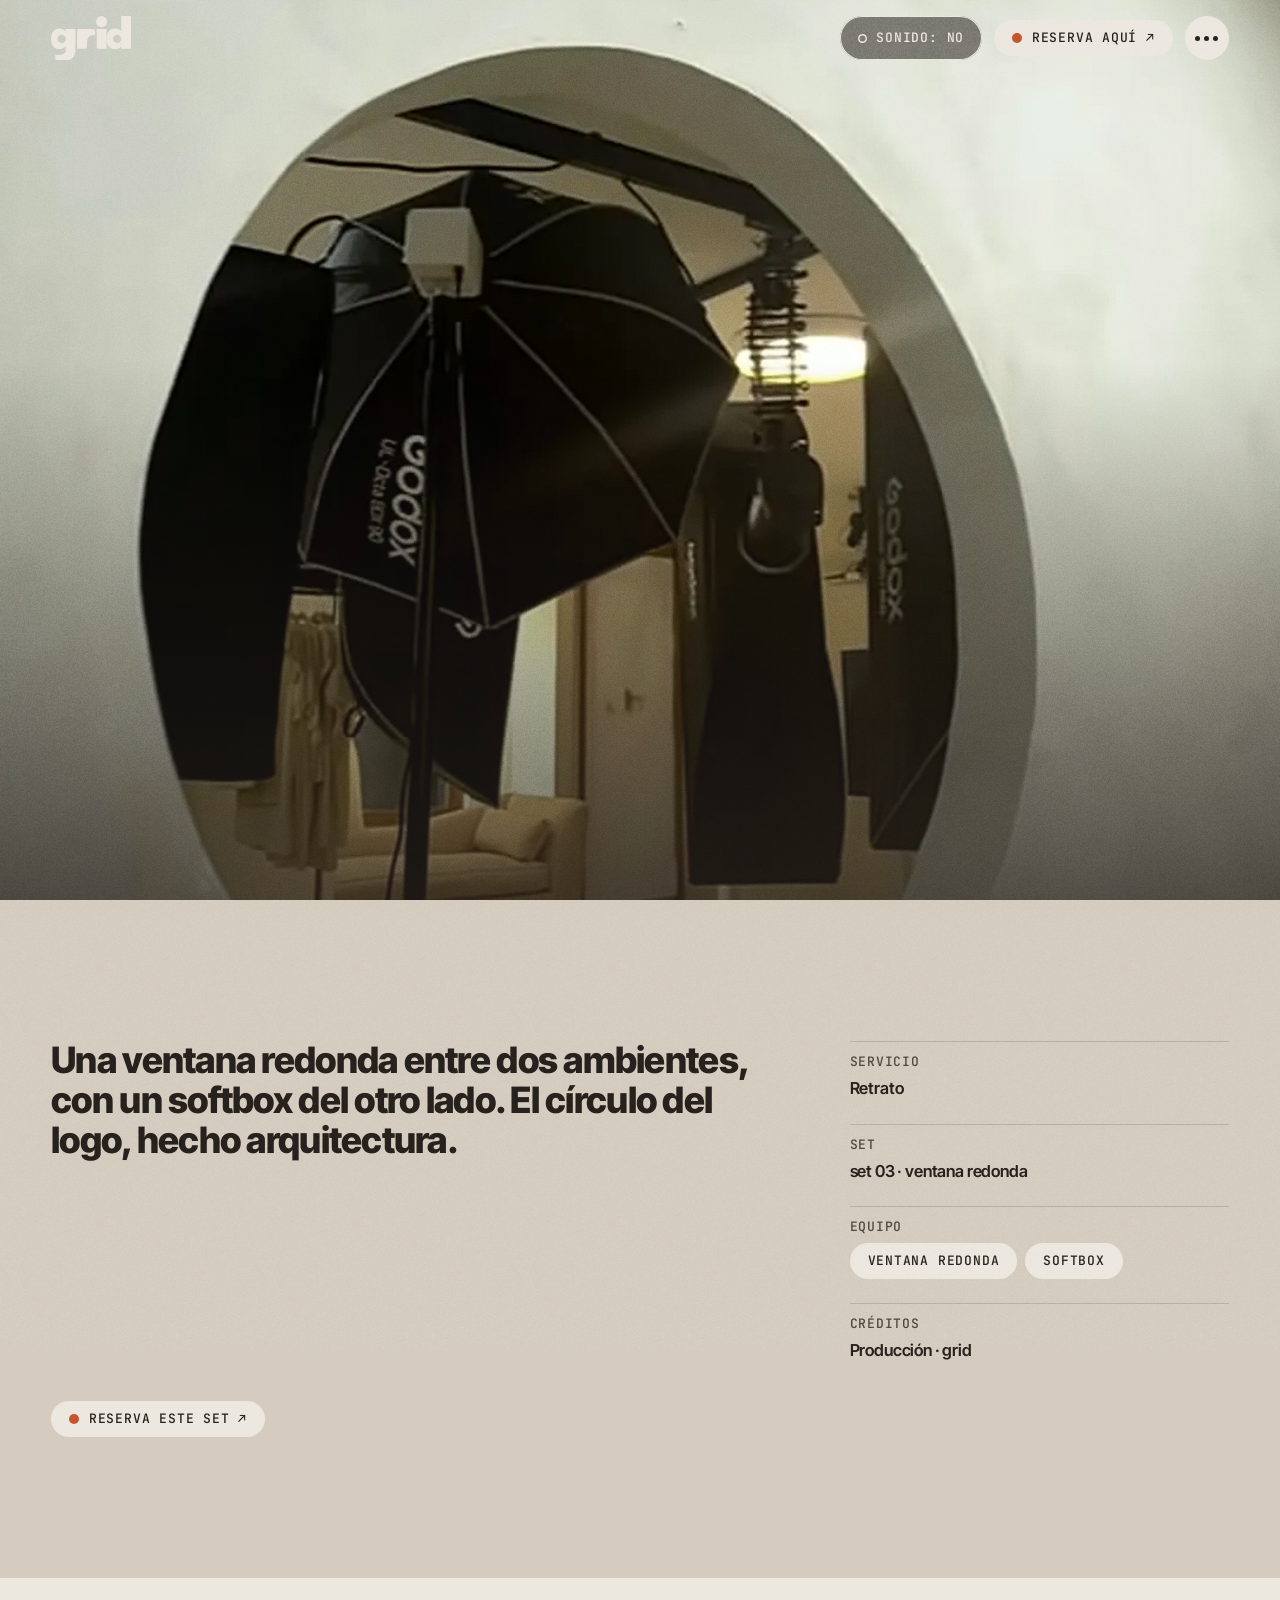
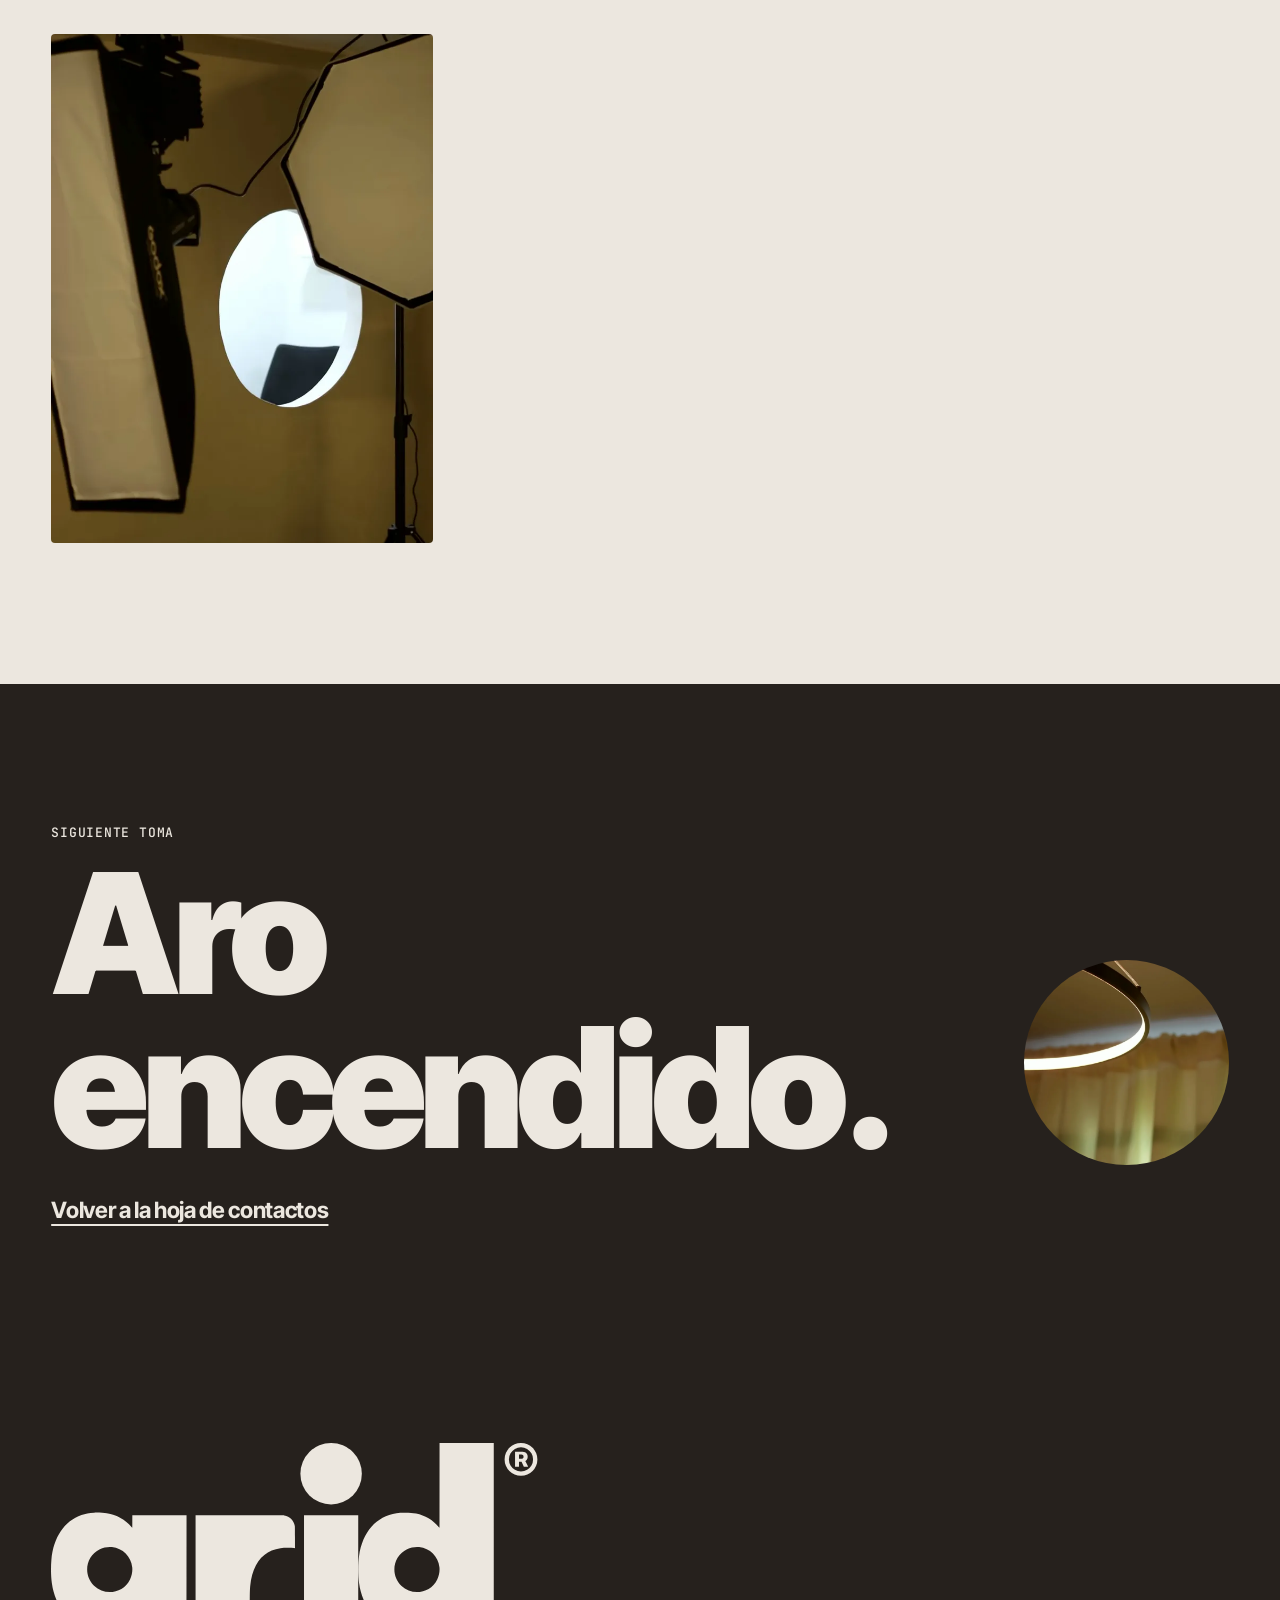
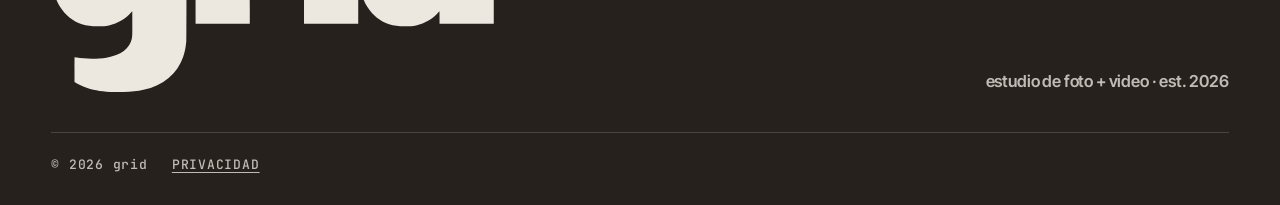
<file: trabajos/ventana-redonda/index.html>
<!DOCTYPE html><html lang="es-419" data-theme="greige" class="intertight_96eeb402-module__Ux_foW__variable jetbrainsmono_b19711b-module__cCey7q__variable"><head><meta charSet="utf-8"/><meta name="viewport" content="width=device-width, initial-scale=1, viewport-fit=cover"/><link rel="preload" href="/_next/static/media/InterTight_Variable_latin-s.p.0gz_anqbjb07q.woff2" as="font" crossorigin="" type="font/woff2"/><link rel="preload" as="image" imageSrcSet="/media/fotos/ventana-redonda-720.webp 720w, /media/fotos/ventana-redonda-1440.webp 1440w" imageSizes="100vw" fetchPriority="high"/><link rel="stylesheet" href="/_next/static/chunks/1_h2i5achep-6.css" data-precedence="next"/><link rel="stylesheet" href="/_next/static/chunks/2gbwnuaeeamhz.css" data-precedence="next"/><link rel="preload" as="script" fetchPriority="low" href="/_next/static/chunks/310vm2bl3xxpt.js"/><script src="/_next/static/chunks/19mx3mg6lkumu.js" async=""></script><script src="/_next/static/chunks/1rj7ns8rte9vc.js" async=""></script><script src="/_next/static/chunks/0erpg4rnzkm4w.js" async=""></script><script src="/_next/static/chunks/turbopack-1g4yvkg6ged8k.js" async=""></script><script src="/_next/static/chunks/37tjrr2913_om.js" async=""></script><script src="/_next/static/chunks/18n_e5sf_8us0.js" async=""></script><script src="/_next/static/chunks/3bxz19k2f82j2.js" async=""></script><script src="/_next/static/chunks/3s2a4gw9b8f6t.js" async=""></script><script src="/_next/static/chunks/14mtyv5ykc1w4.js" async=""></script><meta name="theme-color" content="#d5ccbf"/><meta name="color-scheme" content="light"/><title>Ventana redonda · grid</title><meta name="description" content="Una ventana redonda entre dos ambientes, con un softbox del otro lado. El círculo del logo, hecho arquitectura. Muestra hecha en el estudio de grid, foto +…"/><meta name="application-name" content="grid"/><link rel="manifest" href="/manifest.webmanifest"/><link rel="canonical" href="https://gridstudio.website/trabajos/ventana-redonda/"/><meta property="og:title" content="Ventana redonda · grid"/><meta property="og:description" content="Una ventana redonda entre dos ambientes, con un softbox del otro lado. El círculo del logo, hecho arquitectura. Muestra hecha en el estudio de grid, foto +…"/><meta property="og:url" content="https://gridstudio.website/trabajos/ventana-redonda/"/><meta property="og:site_name" content="grid"/><meta property="og:locale" content="es_419"/><meta property="og:image" content="https://gridstudio.website/og/default.png"/><meta property="og:image:width" content="1200"/><meta property="og:image:height" content="630"/><meta property="og:image:alt" content="grid · Tu set, tu luz."/><meta property="og:type" content="website"/><meta name="twitter:card" content="summary_large_image"/><meta name="twitter:title" content="Ventana redonda · grid"/><meta name="twitter:description" content="Una ventana redonda entre dos ambientes, con un softbox del otro lado. El círculo del logo, hecho arquitectura. Muestra hecha en el estudio de grid, foto +…"/><meta name="twitter:image" content="https://gridstudio.website/og/default.png"/><link rel="icon" href="/icon.svg?icon.0i_2m-ega3l_j.svg" sizes="any" type="image/svg+xml"/><link rel="apple-touch-icon" href="/apple-icon.png?apple-icon.1qgvf6ah559ys.png" sizes="180x180" type="image/png"/><meta name="next-size-adjust" content=""/><script>(function(){try{var d=document.documentElement,p=null;try{p=localStorage.getItem('grid.motion')}catch(e){}var r=window.matchMedia('(prefers-reduced-motion: reduce)').matches;var on=p?p==='on':!r;d.setAttribute('data-motion',on?'on':'off');var s=null;try{s=sessionStorage.getItem('grid.preloaded')}catch(e){}if(s||!on)d.setAttribute('data-preloaded','');d.classList.add('js')}catch(e){}})();</script><script src="/_next/static/chunks/0cz1d0mv5g_q7.js" noModule=""></script></head><body><div hidden=""><!--$--><!--/$--></div><a class="styles-module-scss-module__k9gYQq__skip" href="#contenido">Saltar al contenido</a><header class="styles-module-scss-module__G8U5Rq__header" data-theme="greige"><a class="styles-module-scss-module__G8U5Rq__home" aria-label="grid, ir al inicio" href="/"><svg class="styles-module-scss-module__G8U5Rq__logo" viewBox="0 -1000 2450 1378.1" fill="currentColor" role="img" aria-label="grid" focusable="false"><path d="M238.8 -614.6C210.7 -612.8 190.5 -609 168.8 -601.6C74.6 -569.3 13.1 -477.8 2.2 -353.8C-1.5 -311.6 -0.5 -260.9 4.8 -224.4C23.8 -91.9 100.2 -4.5 211.6 11.9C227.7 14.2 234.9 14.7 258.8 14.7C286.4 14.7 300.6 13.4 320.3 9.4C369.3 -0.7 413.8 -27 445.3 -64.3L449.7 -69.5L449.9 -5.6C450.1 61.1 449.8 69.4 447.4 81.8C436.8 136.9 386.7 174.6 306.5 187.8C261.5 195.1 186.8 195 141.9 187.4C135.9 186.4 130.8 185.6 130.5 185.6C130.2 185.6 130 216.4 130 254L130 322.3L132.3 323.9C147.6 333.9 176.9 347.4 200.8 355.2C249.7 371.4 300.6 378.1 375 378.1C432.6 378.1 471.5 374.6 511.8 365.6C621.6 341.2 699.8 276 731.6 182.2C740.9 155 745.4 132.2 748.9 94.4C749.4 88.6 749.7 -2.8 749.8 -256.8L750 -600L600 -600L450 -600L449.9 -565.2L449.7 -530.5L445.3 -535.7C411.2 -576.1 363.2 -602.8 308.6 -611.5C292.7 -614.1 255.4 -615.8 238.8 -614.6ZM337.4 -424.4C397 -418 443 -372 449.4 -312.4C451.8 -289.9 447.4 -266 437.2 -245.3C399.7 -168.9 299.3 -151.2 238.2 -210.3C175.9 -270.6 192.3 -373.9 270.3 -412.3C291.1 -422.4 314.9 -426.8 337.4 -424.4Z" data-logo-letter="g"></path><path d="M800 -300L800 0L950 0L1100 0L1100 -85.2C1100 -169.3 1100.3 -187.1 1102.2 -207.8C1113.2 -329.8 1173.4 -405.2 1269.4 -417.8C1290.2 -420.5 1322.9 -420.8 1345.8 -418.4L1350 -417.9L1350 -476.6C1350 -525.1 1349.8 -536.3 1349.1 -540.9C1344.2 -570.9 1320.9 -594.2 1290.9 -599.1C1286.1 -599.9 1252.7 -600 1042.7 -600L800 -600L800 -300Z" data-logo-letter="r"></path><path d="M1400 -300L1400 0L1550 0L1700 0L1700 -300L1700 -600L1550 -600L1400 -600L1400 -300Z" data-logo-letter="i"></path><path d="M2149.9 -765.2L2149.7 -530.5L2145.3 -535.7C2113.8 -573 2069.2 -599.3 2020.3 -609.4C2000.6 -613.4 1986.4 -614.7 1958.8 -614.7C1934.9 -614.7 1927.7 -614.3 1911.6 -611.9C1800.2 -595.5 1723.8 -508.1 1704.8 -375.6C1698.4 -331.4 1698.4 -268.6 1704.8 -224.4C1723.8 -91.9 1800.2 -4.5 1911.6 11.9C1927.7 14.2 1934.9 14.7 1958.8 14.7C1986.4 14.7 2000.6 13.4 2020.3 9.4C2069.2 -0.7 2113.8 -27 2145.3 -64.3L2149.7 -69.5L2149.9 -34.8L2150 0L2300 0L2450 0L2450 -500L2450 -1000L2300 -1000L2150 -1000L2149.9 -765.2ZM2037.4 -424.4C2097 -418 2143 -372 2149.4 -312.4C2151.8 -289.9 2147.4 -266 2137.2 -245.3C2099.7 -168.9 1999.2 -151.2 1938.2 -210.3C1875.9 -270.6 1892.3 -373.9 1970.3 -412.3C1991.1 -422.4 2014.9 -426.8 2037.4 -424.4Z" data-logo-letter="d"></path><circle cx="1550" cy="-830" r="170" data-logo-dot="true"></circle></svg></a><nav class="styles-module-scss-module__G8U5Rq__actions" aria-label="Principal"><button type="button" class="styles-module-scss-module__nOiM7G__toggle styles-module-scss-module__G8U5Rq__sound" aria-pressed="false"><span class="styles-module-scss-module__nOiM7G__dot" aria-hidden="true"></span>sonido: no</button><a class="styles-module-scss-module__G8U5Rq__book" href="/reservar/"><span class="styles-module-scss-module__Di33fq__pill"><span class="styles-module-scss-module__Di33fq__dot" data-pill-dot="true" aria-hidden="true"></span>Reserva aquí ↗</span></a><button type="button" class="styles-module-scss-module___GlnNW__button" aria-expanded="false" aria-haspopup="dialog" aria-label="Menú"><span class="styles-module-scss-module___GlnNW__dot"></span><span class="styles-module-scss-module___GlnNW__dot"></span><span class="styles-module-scss-module___GlnNW__dot"></span></button></nav><dialog class="styles-module-scss-module__oCMpJa__menu" data-theme="tinta" aria-label="Menú"><div class="styles-module-scss-module__oCMpJa__top"><svg class="styles-module-scss-module__oCMpJa__logo" viewBox="0 -1000 2450 1378.1" fill="currentColor" role="img" aria-label="grid" focusable="false"><path d="M238.8 -614.6C210.7 -612.8 190.5 -609 168.8 -601.6C74.6 -569.3 13.1 -477.8 2.2 -353.8C-1.5 -311.6 -0.5 -260.9 4.8 -224.4C23.8 -91.9 100.2 -4.5 211.6 11.9C227.7 14.2 234.9 14.7 258.8 14.7C286.4 14.7 300.6 13.4 320.3 9.4C369.3 -0.7 413.8 -27 445.3 -64.3L449.7 -69.5L449.9 -5.6C450.1 61.1 449.8 69.4 447.4 81.8C436.8 136.9 386.7 174.6 306.5 187.8C261.5 195.1 186.8 195 141.9 187.4C135.9 186.4 130.8 185.6 130.5 185.6C130.2 185.6 130 216.4 130 254L130 322.3L132.3 323.9C147.6 333.9 176.9 347.4 200.8 355.2C249.7 371.4 300.6 378.1 375 378.1C432.6 378.1 471.5 374.6 511.8 365.6C621.6 341.2 699.8 276 731.6 182.2C740.9 155 745.4 132.2 748.9 94.4C749.4 88.6 749.7 -2.8 749.8 -256.8L750 -600L600 -600L450 -600L449.9 -565.2L449.7 -530.5L445.3 -535.7C411.2 -576.1 363.2 -602.8 308.6 -611.5C292.7 -614.1 255.4 -615.8 238.8 -614.6ZM337.4 -424.4C397 -418 443 -372 449.4 -312.4C451.8 -289.9 447.4 -266 437.2 -245.3C399.7 -168.9 299.3 -151.2 238.2 -210.3C175.9 -270.6 192.3 -373.9 270.3 -412.3C291.1 -422.4 314.9 -426.8 337.4 -424.4Z" data-logo-letter="g"></path><path d="M800 -300L800 0L950 0L1100 0L1100 -85.2C1100 -169.3 1100.3 -187.1 1102.2 -207.8C1113.2 -329.8 1173.4 -405.2 1269.4 -417.8C1290.2 -420.5 1322.9 -420.8 1345.8 -418.4L1350 -417.9L1350 -476.6C1350 -525.1 1349.8 -536.3 1349.1 -540.9C1344.2 -570.9 1320.9 -594.2 1290.9 -599.1C1286.1 -599.9 1252.7 -600 1042.7 -600L800 -600L800 -300Z" data-logo-letter="r"></path><path d="M1400 -300L1400 0L1550 0L1700 0L1700 -300L1700 -600L1550 -600L1400 -600L1400 -300Z" data-logo-letter="i"></path><path d="M2149.9 -765.2L2149.7 -530.5L2145.3 -535.7C2113.8 -573 2069.2 -599.3 2020.3 -609.4C2000.6 -613.4 1986.4 -614.7 1958.8 -614.7C1934.9 -614.7 1927.7 -614.3 1911.6 -611.9C1800.2 -595.5 1723.8 -508.1 1704.8 -375.6C1698.4 -331.4 1698.4 -268.6 1704.8 -224.4C1723.8 -91.9 1800.2 -4.5 1911.6 11.9C1927.7 14.2 1934.9 14.7 1958.8 14.7C1986.4 14.7 2000.6 13.4 2020.3 9.4C2069.2 -0.7 2113.8 -27 2145.3 -64.3L2149.7 -69.5L2149.9 -34.8L2150 0L2300 0L2450 0L2450 -500L2450 -1000L2300 -1000L2150 -1000L2149.9 -765.2ZM2037.4 -424.4C2097 -418 2143 -372 2149.4 -312.4C2151.8 -289.9 2147.4 -266 2137.2 -245.3C2099.7 -168.9 1999.2 -151.2 1938.2 -210.3C1875.9 -270.6 1892.3 -373.9 1970.3 -412.3C1991.1 -422.4 2014.9 -426.8 2037.4 -424.4Z" data-logo-letter="d"></path><circle cx="1550" cy="-830" r="170" data-logo-dot="true"></circle></svg><button type="button" class="styles-module-scss-module__oCMpJa__close" aria-label="Cerrar menú" data-menu-close="true"><span aria-hidden="true">×</span></button></div><div class="styles-module-scss-module__oCMpJa__takes"><p class="styles-module-scss-module__oCMpJa__kicker" data-menu-fade="true">Tomas</p><ol class="styles-module-scss-module__FCKAsW__list"><li><a class="styles-module-scss-module__FCKAsW__take" href="/#apertura"><span class="styles-module-scss-module__FCKAsW__mask"><span class="styles-module-scss-module__FCKAsW__line" data-menu-item="true"><span class="styles-module-scss-module__FCKAsW__number">01</span><span class="styles-module-scss-module__FCKAsW__title">Apertura</span></span></span></a></li><li><a class="styles-module-scss-module__FCKAsW__take" href="/#manifiesto"><span class="styles-module-scss-module__FCKAsW__mask"><span class="styles-module-scss-module__FCKAsW__line" data-menu-item="true"><span class="styles-module-scss-module__FCKAsW__number">02</span><span class="styles-module-scss-module__FCKAsW__title">Manifiesto</span></span></span></a></li><li><a class="styles-module-scss-module__FCKAsW__take" href="/#los-sets"><span class="styles-module-scss-module__FCKAsW__mask"><span class="styles-module-scss-module__FCKAsW__line" data-menu-item="true"><span class="styles-module-scss-module__FCKAsW__number">03</span><span class="styles-module-scss-module__FCKAsW__title">Los sets</span></span></span></a></li><li><a class="styles-module-scss-module__FCKAsW__take" href="/#hoja-de-contactos"><span class="styles-module-scss-module__FCKAsW__mask"><span class="styles-module-scss-module__FCKAsW__line" data-menu-item="true"><span class="styles-module-scss-module__FCKAsW__number">04</span><span class="styles-module-scss-module__FCKAsW__title">Hoja de contactos</span></span></span></a></li><li><a class="styles-module-scss-module__FCKAsW__take" href="/#hacemos"><span class="styles-module-scss-module__FCKAsW__mask"><span class="styles-module-scss-module__FCKAsW__line" data-menu-item="true"><span class="styles-module-scss-module__FCKAsW__number">05</span><span class="styles-module-scss-module__FCKAsW__title">Hacemos</span></span></span></a></li><li><a class="styles-module-scss-module__FCKAsW__take" href="/#reserva"><span class="styles-module-scss-module__FCKAsW__mask"><span class="styles-module-scss-module__FCKAsW__line" data-menu-item="true"><span class="styles-module-scss-module__FCKAsW__number">06</span><span class="styles-module-scss-module__FCKAsW__title">Reserva por hora</span></span></span></a></li><li><a class="styles-module-scss-module__FCKAsW__take" href="/#cierre"><span class="styles-module-scss-module__FCKAsW__mask"><span class="styles-module-scss-module__FCKAsW__line" data-menu-item="true"><span class="styles-module-scss-module__FCKAsW__number">07</span><span class="styles-module-scss-module__FCKAsW__title">Cierre</span></span></span></a></li></ol></div><div class="styles-module-scss-module__oCMpJa__bottom" data-menu-fade="true"><a href="/reservar/"><span class="styles-module-scss-module__Di33fq__pill"><span class="styles-module-scss-module__Di33fq__dot" data-pill-dot="true" aria-hidden="true"></span>Reserva aquí ↗</span></a><button type="button" class="styles-module-scss-module__DWw_gG__toggle" aria-pressed="true">movimiento: no</button><button type="button" class="styles-module-scss-module__nOiM7G__toggle" aria-pressed="false"><span class="styles-module-scss-module__nOiM7G__dot" aria-hidden="true"></span>sonido: no</button><a class="styles-module-scss-module__oCMpJa__legal" href="/privacidad/">Privacidad</a></div></dialog></header><main id="contenido" tabindex="-1"><article><header class="styles-module-scss-module__Edc3pq__hero" data-theme="tinta"><div class="styles-module-scss-module__Edc3pq__media" data-hero-media="true"><img class="styles-module-scss-module__Edc3pq__photo" src="/media/fotos/ventana-redonda-720.webp" srcSet="/media/fotos/ventana-redonda-720.webp 720w, /media/fotos/ventana-redonda-1440.webp 1440w" sizes="100vw" width="1216" height="2160" alt="Ventana redonda en la pared greige, con un softbox del otro lado." loading="eager" fetchPriority="high" decoding="async"/><span class="styles-module-scss-module__Edc3pq__veil" aria-hidden="true"></span></div><div class="styles-module-scss-module__Edc3pq__copy"><span class="styles-module-scss-module__Edc3pq__mask"><span class="styles-module-scss-module__Edc3pq__maskInner" data-hero-rise="true"><span class="styles-module-scss-module__Di33fq__pill"><span class="styles-module-scss-module__Di33fq__dot" data-pill-dot="true" aria-hidden="true"></span>Muestra del estudio</span></span></span><h1 class="styles-module-scss-module__Edc3pq__title"><span class="styles-module-scss-module__Edc3pq__mask"><span class="styles-module-scss-module__Edc3pq__maskInner" data-hero-rise="true">Ventana redonda<!-- -->.</span></span></h1><div class="styles-module-scss-module__Ilro2G__lowerThird" data-lt="true"><span class="styles-module-scss-module__Ilro2G__dot" data-lt-dot="true" aria-hidden="true"></span><div class="styles-module-scss-module__Ilro2G__bar" data-lt-bar="true"><span class="styles-module-scss-module__Ilro2G__line"><span class="styles-module-scss-module__Ilro2G__name" data-lt-text="true">Retrato</span></span><span class="styles-module-scss-module__Ilro2G__line"><span class="styles-module-scss-module__Ilro2G__role" data-lt-text="true">set 03 · ventana redonda</span></span></div></div></div></header><section class="styles-module-scss-module__jlpmpa__details" data-theme="greige" aria-label="Ficha de la toma"><div class="styles-module-scss-module__jlpmpa__inner"><p class="styles-module-scss-module__jlpmpa__summary">Una ventana redonda entre dos ambientes, con un softbox del otro lado. El círculo del logo, hecho arquitectura.</p><dl class="styles-module-scss-module__jlpmpa__facts"><div class="styles-module-scss-module__jlpmpa__fact"><dt class="styles-module-scss-module__jlpmpa__label">Servicio</dt><dd>Retrato</dd></div><div class="styles-module-scss-module__jlpmpa__fact"><dt class="styles-module-scss-module__jlpmpa__label">Set</dt><dd>set 03 · ventana redonda</dd></div><div class="styles-module-scss-module__jlpmpa__fact"><dt class="styles-module-scss-module__jlpmpa__label">Equipo</dt><dd class="styles-module-scss-module__jlpmpa__pills"><span class="styles-module-scss-module__Di33fq__pill">ventana redonda</span><span class="styles-module-scss-module__Di33fq__pill">softbox</span></dd></div><div class="styles-module-scss-module__jlpmpa__fact"><dt class="styles-module-scss-module__jlpmpa__label">Créditos</dt><dd><span class="styles-module-scss-module__jlpmpa__credit">Producción<!-- --> · <!-- -->grid</span></dd></div></dl><a class="styles-module-scss-module__jlpmpa__cta" href="/reservar/?set=ventana-redonda"><span class="styles-module-scss-module__Di33fq__pill"><span class="styles-module-scss-module__Di33fq__dot" data-pill-dot="true" aria-hidden="true"></span>Reserva este set ↗</span></a></div></section><section class="styles-module-scss-module__4DjwJq__gallery" data-theme="claro" aria-label="Más planos"><ul class="styles-module-scss-module__4DjwJq__grid" data-anim="stagger"><li class="styles-module-scss-module__4DjwJq__item"><img class="styles-module-scss-module__4DjwJq__photo" src="/media/fotos/reflector-720.webp" srcSet="/media/fotos/reflector-720.webp 720w, /media/fotos/reflector-1440.webp 1440w" sizes="(max-width: 1024px) 100vw, 33vw" width="1440" height="2160" alt="Softbox rectangular y octogonal junto a una ventana redonda." loading="lazy" fetchPriority="auto" decoding="async"/></li></ul></section><nav class="styles-module-scss-module__0S3-DG__next" data-theme="tinta" aria-label="Siguiente toma"><div class="styles-module-scss-module__0S3-DG__inner"><a class="styles-module-scss-module__0S3-DG__link" data-cursor="ver ↗" href="/trabajos/aro-encendido/"><span class="styles-module-scss-module__0S3-DG__label">Siguiente toma</span><span class="styles-module-scss-module__0S3-DG__title">Aro encendido<!-- -->.</span><span class="styles-module-scss-module__0S3-DG__disc"><figure class="styles-module-scss-module__cJDTKq__circle"><img class="styles-module-scss-module__cJDTKq__image" src="/media/fotos/aro-de-luz-720.webp" srcSet="/media/fotos/aro-de-luz-720.webp 720w, /media/fotos/aro-de-luz-1440.webp 1440w" sizes="20vw" width="1440" height="2160" alt="Aro de luz colgante encendido frente a cortinas claras." loading="lazy" fetchPriority="auto" decoding="async"/></figure></span></a><a class="styles-module-scss-module__0S3-DG__back" href="/#hoja-de-contactos">Volver a la hoja de contactos</a></div></nav></article><!--$--><!--/$--></main><footer class="styles-module-scss-module__1slC6W__footer" data-theme="tinta"><div class="styles-module-scss-module__1slC6W__inner"><dl class="styles-module-scss-module__1slC6W__contact"></dl><div class="styles-module-scss-module__1slC6W__signature"><svg class="styles-module-scss-module__1slC6W__logo" viewBox="0 -1000 2691.4 1378.1" fill="currentColor" role="img" aria-label="grid" focusable="false"><path d="M238.8 -614.6C210.7 -612.8 190.5 -609 168.8 -601.6C74.6 -569.3 13.1 -477.8 2.2 -353.8C-1.5 -311.6 -0.5 -260.9 4.8 -224.4C23.8 -91.9 100.2 -4.5 211.6 11.9C227.7 14.2 234.9 14.7 258.8 14.7C286.4 14.7 300.6 13.4 320.3 9.4C369.3 -0.7 413.8 -27 445.3 -64.3L449.7 -69.5L449.9 -5.6C450.1 61.1 449.8 69.4 447.4 81.8C436.8 136.9 386.7 174.6 306.5 187.8C261.5 195.1 186.8 195 141.9 187.4C135.9 186.4 130.8 185.6 130.5 185.6C130.2 185.6 130 216.4 130 254L130 322.3L132.3 323.9C147.6 333.9 176.9 347.4 200.8 355.2C249.7 371.4 300.6 378.1 375 378.1C432.6 378.1 471.5 374.6 511.8 365.6C621.6 341.2 699.8 276 731.6 182.2C740.9 155 745.4 132.2 748.9 94.4C749.4 88.6 749.7 -2.8 749.8 -256.8L750 -600L600 -600L450 -600L449.9 -565.2L449.7 -530.5L445.3 -535.7C411.2 -576.1 363.2 -602.8 308.6 -611.5C292.7 -614.1 255.4 -615.8 238.8 -614.6ZM337.4 -424.4C397 -418 443 -372 449.4 -312.4C451.8 -289.9 447.4 -266 437.2 -245.3C399.7 -168.9 299.3 -151.2 238.2 -210.3C175.9 -270.6 192.3 -373.9 270.3 -412.3C291.1 -422.4 314.9 -426.8 337.4 -424.4Z" data-logo-letter="g"></path><path d="M800 -300L800 0L950 0L1100 0L1100 -85.2C1100 -169.3 1100.3 -187.1 1102.2 -207.8C1113.2 -329.8 1173.4 -405.2 1269.4 -417.8C1290.2 -420.5 1322.9 -420.8 1345.8 -418.4L1350 -417.9L1350 -476.6C1350 -525.1 1349.8 -536.3 1349.1 -540.9C1344.2 -570.9 1320.9 -594.2 1290.9 -599.1C1286.1 -599.9 1252.7 -600 1042.7 -600L800 -600L800 -300Z" data-logo-letter="r"></path><path d="M1400 -300L1400 0L1550 0L1700 0L1700 -300L1700 -600L1550 -600L1400 -600L1400 -300Z" data-logo-letter="i"></path><path d="M2149.9 -765.2L2149.7 -530.5L2145.3 -535.7C2113.8 -573 2069.2 -599.3 2020.3 -609.4C2000.6 -613.4 1986.4 -614.7 1958.8 -614.7C1934.9 -614.7 1927.7 -614.3 1911.6 -611.9C1800.2 -595.5 1723.8 -508.1 1704.8 -375.6C1698.4 -331.4 1698.4 -268.6 1704.8 -224.4C1723.8 -91.9 1800.2 -4.5 1911.6 11.9C1927.7 14.2 1934.9 14.7 1958.8 14.7C1986.4 14.7 2000.6 13.4 2020.3 9.4C2069.2 -0.7 2113.8 -27 2145.3 -64.3L2149.7 -69.5L2149.9 -34.8L2150 0L2300 0L2450 0L2450 -500L2450 -1000L2300 -1000L2150 -1000L2149.9 -765.2ZM2037.4 -424.4C2097 -418 2143 -372 2149.4 -312.4C2151.8 -289.9 2147.4 -266 2137.2 -245.3C2099.7 -168.9 1999.2 -151.2 1938.2 -210.3C1875.9 -270.6 1892.3 -373.9 1970.3 -412.3C1991.1 -422.4 2014.9 -426.8 2037.4 -424.4Z" data-logo-letter="d"></path><circle cx="1550" cy="-830" r="170" data-logo-dot="true"></circle><path d="M2567.8 -868.4V-952H2608.8Q2616.7 -952.1 2623.3 -948.9Q2629.9 -945.6 2633.9 -939.4Q2637.8 -933.3 2637.8 -924.5Q2637.8 -915.6 2633.7 -909.3Q2629.6 -902.9 2622.9 -899.7Q2616.1 -896.6 2607.9 -896.6H2579.8V-912.3H2603.2Q2608 -912.3 2611.5 -915.3Q2614.9 -918.3 2614.9 -924.5Q2614.9 -930.7 2611.4 -933.3Q2607.9 -936 2603.3 -936.1H2589.6V-868.4ZM2621.3 -907 2640.5 -868.4H2616.5L2598.7 -907ZM2600.6 -818.4Q2581.9 -818.4 2565.4 -825.5Q2549 -832.6 2536.5 -845.1Q2524 -857.6 2517 -874Q2510 -890.5 2510 -909.2Q2510 -927.9 2517 -944.4Q2524 -960.8 2536.5 -973.3Q2549 -985.8 2565.4 -992.9Q2581.9 -1000 2600.6 -1000Q2619.5 -1000 2635.9 -992.9Q2652.4 -985.8 2664.9 -973.3Q2677.3 -960.8 2684.4 -944.4Q2691.4 -927.9 2691.4 -909.2Q2691.4 -890.5 2684.4 -874Q2677.4 -857.6 2664.9 -845.1Q2652.5 -832.6 2636 -825.5Q2619.5 -818.4 2600.6 -818.4ZM2600.6 -842.5Q2619.2 -842.5 2634.4 -851.5Q2649.6 -860.5 2658.5 -875.6Q2667.5 -890.8 2667.5 -909.2Q2667.5 -927.7 2658.5 -942.9Q2649.5 -958 2634.3 -967Q2619.1 -976 2600.6 -975.9Q2582.2 -976 2567 -967Q2551.9 -958 2542.9 -942.9Q2533.9 -927.7 2533.9 -909.2Q2533.9 -890.8 2542.9 -875.6Q2551.9 -860.4 2567 -851.5Q2582.2 -842.5 2600.6 -842.5Z" data-logo-reg="true"></path></svg><p class="styles-module-scss-module__1slC6W__firma">estudio de foto + video · est. 2026</p></div><div class="styles-module-scss-module__1slC6W__legal"><p>© <!-- -->2026<!-- --> <span class="styles-module-scss-module__1slC6W__brand">grid</span></p><a class="styles-module-scss-module__1slC6W__link" href="/privacidad/">Privacidad</a></div></div></footer><div class="styles-module-scss-module__R9XM3q__preloader" aria-hidden="true"><div class="styles-module-scss-module__R9XM3q__panel" data-pre-panel="true" data-theme="greige"><div class="styles-module-scss-module__OxXQIW__sting styles-module-scss-module__R9XM3q__sting" data-sting="true"><svg class="styles-module-scss-module__OxXQIW__logo" viewBox="0 -1000 2691.4 1378.1" fill="currentColor" role="img" aria-label="grid" focusable="false"><defs><clipPath id="cuadro-_R_ldb_"><rect x="0" y="-1000" width="2450" height="1378.1"></rect></clipPath></defs><g class="styles-module-scss-module__OxXQIW__guides" data-sting-guides="true"><line x1="816.6666666666666" x2="816.6666666666666" y1="-1000" y2="378.0999999999999"></line><line x1="1633.3333333333333" x2="1633.3333333333333" y1="-1000" y2="378.0999999999999"></line><line x1="0" x2="2450" y1="-540.6333333333334" y2="-540.6333333333334"></line><line x1="0" x2="2450" y1="-81.26666666666677" y2="-81.26666666666677"></line></g><g clip-path="url(#cuadro-_R_ldb_)"><g data-sting-group="g"><path d="M238.8 -614.6C210.7 -612.8 190.5 -609 168.8 -601.6C74.6 -569.3 13.1 -477.8 2.2 -353.8C-1.5 -311.6 -0.5 -260.9 4.8 -224.4C23.8 -91.9 100.2 -4.5 211.6 11.9C227.7 14.2 234.9 14.7 258.8 14.7C286.4 14.7 300.6 13.4 320.3 9.4C369.3 -0.7 413.8 -27 445.3 -64.3L449.7 -69.5L449.9 -5.6C450.1 61.1 449.8 69.4 447.4 81.8C436.8 136.9 386.7 174.6 306.5 187.8C261.5 195.1 186.8 195 141.9 187.4C135.9 186.4 130.8 185.6 130.5 185.6C130.2 185.6 130 216.4 130 254L130 322.3L132.3 323.9C147.6 333.9 176.9 347.4 200.8 355.2C249.7 371.4 300.6 378.1 375 378.1C432.6 378.1 471.5 374.6 511.8 365.6C621.6 341.2 699.8 276 731.6 182.2C740.9 155 745.4 132.2 748.9 94.4C749.4 88.6 749.7 -2.8 749.8 -256.8L750 -600L600 -600L450 -600L449.9 -565.2L449.7 -530.5L445.3 -535.7C411.2 -576.1 363.2 -602.8 308.6 -611.5C292.7 -614.1 255.4 -615.8 238.8 -614.6ZM337.4 -424.4C397 -418 443 -372 449.4 -312.4C451.8 -289.9 447.4 -266 437.2 -245.3C399.7 -168.9 299.3 -151.2 238.2 -210.3C175.9 -270.6 192.3 -373.9 270.3 -412.3C291.1 -422.4 314.9 -426.8 337.4 -424.4Z"></path><circle cx="325" cy="-300" r="133" class="styles-module-scss-module__OxXQIW__plug" data-sting-plug="true"></circle></g></g><g clip-path="url(#cuadro-_R_ldb_)"><g data-sting-group="r"><path d="M800 -300L800 0L950 0L1100 0L1100 -85.2C1100 -169.3 1100.3 -187.1 1102.2 -207.8C1113.2 -329.8 1173.4 -405.2 1269.4 -417.8C1290.2 -420.5 1322.9 -420.8 1345.8 -418.4L1350 -417.9L1350 -476.6C1350 -525.1 1349.8 -536.3 1349.1 -540.9C1344.2 -570.9 1320.9 -594.2 1290.9 -599.1C1286.1 -599.9 1252.7 -600 1042.7 -600L800 -600L800 -300Z"></path></g></g><g clip-path="url(#cuadro-_R_ldb_)"><g data-sting-group="id"><path d="M1400 -300L1400 0L1550 0L1700 0L1700 -300L1700 -600L1550 -600L1400 -600L1400 -300Z"></path><path d="M2149.9 -765.2L2149.7 -530.5L2145.3 -535.7C2113.8 -573 2069.2 -599.3 2020.3 -609.4C2000.6 -613.4 1986.4 -614.7 1958.8 -614.7C1934.9 -614.7 1927.7 -614.3 1911.6 -611.9C1800.2 -595.5 1723.8 -508.1 1704.8 -375.6C1698.4 -331.4 1698.4 -268.6 1704.8 -224.4C1723.8 -91.9 1800.2 -4.5 1911.6 11.9C1927.7 14.2 1934.9 14.7 1958.8 14.7C1986.4 14.7 2000.6 13.4 2020.3 9.4C2069.2 -0.7 2113.8 -27 2145.3 -64.3L2149.7 -69.5L2149.9 -34.8L2150 0L2300 0L2450 0L2450 -500L2450 -1000L2300 -1000L2150 -1000L2149.9 -765.2ZM2037.4 -424.4C2097 -418 2143 -372 2149.4 -312.4C2151.8 -289.9 2147.4 -266 2137.2 -245.3C2099.7 -168.9 1999.2 -151.2 1938.2 -210.3C1875.9 -270.6 1892.3 -373.9 1970.3 -412.3C1991.1 -422.4 2014.9 -426.8 2037.4 -424.4Z"></path><circle cx="2025" cy="-300" r="133" class="styles-module-scss-module__OxXQIW__plug" data-sting-plug="true"></circle></g></g><circle cx="1550" cy="-830" r="170" data-sting-dot="true"></circle><path d="M2567.8 -868.4V-952H2608.8Q2616.7 -952.1 2623.3 -948.9Q2629.9 -945.6 2633.9 -939.4Q2637.8 -933.3 2637.8 -924.5Q2637.8 -915.6 2633.7 -909.3Q2629.6 -902.9 2622.9 -899.7Q2616.1 -896.6 2607.9 -896.6H2579.8V-912.3H2603.2Q2608 -912.3 2611.5 -915.3Q2614.9 -918.3 2614.9 -924.5Q2614.9 -930.7 2611.4 -933.3Q2607.9 -936 2603.3 -936.1H2589.6V-868.4ZM2621.3 -907 2640.5 -868.4H2616.5L2598.7 -907ZM2600.6 -818.4Q2581.9 -818.4 2565.4 -825.5Q2549 -832.6 2536.5 -845.1Q2524 -857.6 2517 -874Q2510 -890.5 2510 -909.2Q2510 -927.9 2517 -944.4Q2524 -960.8 2536.5 -973.3Q2549 -985.8 2565.4 -992.9Q2581.9 -1000 2600.6 -1000Q2619.5 -1000 2635.9 -992.9Q2652.4 -985.8 2664.9 -973.3Q2677.3 -960.8 2684.4 -944.4Q2691.4 -927.9 2691.4 -909.2Q2691.4 -890.5 2684.4 -874Q2677.4 -857.6 2664.9 -845.1Q2652.5 -832.6 2636 -825.5Q2619.5 -818.4 2600.6 -818.4ZM2600.6 -842.5Q2619.2 -842.5 2634.4 -851.5Q2649.6 -860.5 2658.5 -875.6Q2667.5 -890.8 2667.5 -909.2Q2667.5 -927.7 2658.5 -942.9Q2649.5 -958 2634.3 -967Q2619.1 -976 2600.6 -975.9Q2582.2 -976 2567 -967Q2551.9 -958 2542.9 -942.9Q2533.9 -927.7 2533.9 -909.2Q2533.9 -890.8 2542.9 -875.6Q2551.9 -860.4 2567 -851.5Q2582.2 -842.5 2600.6 -842.5Z" data-sting-reg="true"></path></svg><p class="styles-module-scss-module__OxXQIW__tagline" data-sting-tagline="true">estudio de foto + video · est. 2026</p></div></div></div><div class="styles-module-scss-module__7m0W1W__cursor" data-away="" hidden="" aria-hidden="true"><span class="styles-module-scss-module__7m0W1W__iris"><span class="styles-module-scss-module__7m0W1W__label"></span></span></div><div class="styles-module-scss-module__YNCN3q__grain" style="--grain-texture:url(&#x27;/media/grano.webp&#x27;)" aria-hidden="true"></div><div class="styles-module-scss-module__RetkJq__curtain" aria-hidden="true"><div class="styles-module-scss-module__RetkJq__iris" data-curtain-iris="true"></div><div class="styles-module-scss-module__RetkJq__tercios"><span class="styles-module-scss-module__RetkJq__column" data-curtain-column="true"></span><span class="styles-module-scss-module__RetkJq__column" data-curtain-column="true"></span><span class="styles-module-scss-module__RetkJq__column" data-curtain-column="true"></span></div><p class="styles-module-scss-module__RetkJq__label" data-curtain-label="true" hidden=""><span class="styles-module-scss-module__RetkJq__dot"></span></p></div><script type="application/ld+json">{"@context":"https://schema.org","@type":["LocalBusiness","ProfessionalService"],"@id":"https://gridstudio.website/#estudio","name":"grid","url":"https://gridstudio.website/","logo":"https://gridstudio.website/marca/grid-avatar-512.png","image":"https://gridstudio.website/og/default.png","description":"grid es un estudio de foto y video. Reserva un set por hora y llega con todo listo: fondo, luces y equipo. Campañas, catálogo, retrato y contenido.","knowsAbout":["Campañas","Catálogo","Retrato","Contenido para redes"]}</script><script src="/_next/static/chunks/310vm2bl3xxpt.js" id="_R_" async=""></script><script>(self.__next_f=self.__next_f||[]).push([0])</script><script>self.__next_f.push([1,"1:\"$Sreact.fragment\"\n2:I[72216,[\"/_next/static/chunks/37tjrr2913_om.js\",\"/_next/static/chunks/18n_e5sf_8us0.js\",\"/_next/static/chunks/3bxz19k2f82j2.js\"],\"default\"]\n3:I[68226,[\"/_next/static/chunks/37tjrr2913_om.js\",\"/_next/static/chunks/18n_e5sf_8us0.js\",\"/_next/static/chunks/3bxz19k2f82j2.js\"],\"default\"]\n4:I[39756,[\"/_next/static/chunks/37tjrr2913_om.js\",\"/_next/static/chunks/18n_e5sf_8us0.js\",\"/_next/static/chunks/3bxz19k2f82j2.js\"],\"default\"]\n5:I[37457,[\"/_next/static/chunks/37tjrr2913_om.js\",\"/_next/static/chunks/18n_e5sf_8us0.js\",\"/_next/static/chunks/3bxz19k2f82j2.js\"],\"default\"]\n6:I[827,[\"/_next/static/chunks/37tjrr2913_om.js\",\"/_next/static/chunks/18n_e5sf_8us0.js\",\"/_next/static/chunks/3bxz19k2f82j2.js\",\"/_next/static/chunks/3s2a4gw9b8f6t.js\"],\"default\"]\n17:I[68027,[\"/_next/static/chunks/37tjrr2913_om.js\",\"/_next/static/chunks/18n_e5sf_8us0.js\",\"/_next/static/chunks/3bxz19k2f82j2.js\"],\"default\",1]\n:HL[\"/_next/static/chunks/1_h2i5achep-6.css\",\"style\"]\n:HL[\"/_next/static/chunks/2gbwnuaeeamhz.css\",\"style\"]\n:HL[\"/_next/static/media/InterTight_Variable_latin-s.p.0gz_anqbjb07q.woff2\",\"font\",{\"crossOrigin\":\"\",\"type\":\"font/woff2\"}]\n15:X\n0:{\"P\":null,\"c\":[\"\",\"trabajos\",\"ventana-redonda\",\"\"],\"q\":\"\",\"i\":false,\"f\":[[[\"\",{\"children\":[\"trabajos\",{\"children\":[[\"slug\",\"ventana-redonda\",\"d\",[]],{\"children\":[\"__PAGE__\",{},\"$undefined\",\"$undefined\",4608]},\"$undefined\",\"$undefined\",4608]},\"$undefined\",\"$undefined\",4608]},\"$undefined\",\"$undefined\",4624],[[\"$\",\"$1\",\"c\",{\"children\":[[[\"$\",\"link\",\"0\",{\"rel\":\"stylesheet\",\"href\":\"/_next/static/chunks/1_h2i5achep-6.css\",\"precedence\":\"next\",\"crossOrigin\":\"$undefined\",\"nonce\":\"$undefined\"}],[\"$\",\"link\",\"1\",{\"rel\":\"stylesheet\",\"href\":\"/_next/static/chunks/2gbwnuaeeamhz.css\",\"precedence\":\"next\",\"crossOrigin\":\"$undefined\",\"nonce\":\"$undefined\"}],[\"$\",\"script\",\"script-0\",{\"src\":\"/_next/static/chunks/37tjrr2913_om.js\",\"async\":true,\"nonce\":\"$undefined\"}],[\"$\",\"script\",\"script-1\",{\"src\":\"/_next/static/chunks/18n_e5sf_8us0.js\",\"async\":true,\"nonce\":\"$undefined\"}],[\"$\",\"script\",\"script-2\",{\"src\":\"/_next/static/chunks/3bxz19k2f82j2.js\",\"async\":true,\"nonce\":\"$undefined\"}]],[\"$\",\"html\",null,{\"lang\":\"es-419\",\"data-theme\":\"greige\",\"className\":\"intertight_96eeb402-module__Ux_foW__variable jetbrainsmono_b19711b-module__cCey7q__variable\",\"suppressHydrationWarning\":true,\"children\":[[\"$\",\"head\",null,{\"children\":[\"$\",\"script\",null,{\"dangerouslySetInnerHTML\":{\"__html\":\"(function(){try{var d=document.documentElement,p=null;try{p=localStorage.getItem('grid.motion')}catch(e){}var r=window.matchMedia('(prefers-reduced-motion: reduce)').matches;var on=p?p==='on':!r;d.setAttribute('data-motion',on?'on':'off');var s=null;try{s=sessionStorage.getItem('grid.preloaded')}catch(e){}if(s||!on)d.setAttribute('data-preloaded','');d.classList.add('js')}catch(e){}})();\"}}]}],[\"$\",\"body\",null,{\"suppressHydrationWarning\":true,\"children\":[[\"$\",\"$L2\",null,{\"children\":[[\"$\",\"a\",null,{\"className\":\"styles-module-scss-module__k9gYQq__skip\",\"href\":\"#contenido\",\"children\":\"Saltar al contenido\"}],[\"$\",\"$L3\",null,{\"takes\":[{\"id\":\"apertura\",\"take\":1,\"title\":\"Apertura\",\"href\":\"/#apertura\"},{\"id\":\"manifiesto\",\"take\":2,\"title\":\"Manifiesto\",\"href\":\"/#manifiesto\"},{\"id\":\"los-sets\",\"take\":3,\"title\":\"Los sets\",\"href\":\"/#los-sets\"},{\"id\":\"hoja-de-contactos\",\"take\":4,\"title\":\"Hoja de contactos\",\"href\":\"/#hoja-de-contactos\"},{\"id\":\"hacemos\",\"take\":5,\"title\":\"Hacemos\",\"href\":\"/#hacemos\"},{\"id\":\"reserva\",\"take\":6,\"title\":\"Reserva por hora\",\"href\":\"/#reserva\"},{\"id\":\"cierre\",\"take\":7,\"title\":\"Cierre\",\"href\":\"/#cierre\"}]}],[\"$\",\"main\",null,{\"id\":\"contenido\",\"tabIndex\":-1,\"children\":[\"$\",\"$L4\",null,{\"parallelRouterKey\":\"children\",\"error\":\"$undefined\",\"errorStyles\":\"$undefined\",\"errorScripts\":\"$undefined\",\"template\":[\"$\",\"$L5\",null,{}],\"templateStyles\":\"$undefined\",\"templateScripts\":\"$undefined\",\"notFound\":[[\"$\",\"$L6\",null,{}],[]],\"forbidden\":\"$undefined\",\"unauthorized\":\"$undefined\"}]}],[\"$\",\"footer\",null,{\"className\":\"styles-module-scss-module__1slC6W__footer\",\"data-theme\":\"tinta\",\"children\":[\"$\",\"div\",null,{\"className\":\"styles-module-scss-module__1slC6W__inner\",\"children\":[[\"$\",\"dl\",null,{\"className\":\"styles-module-scss-module__1slC6W__contact\",\"children\":[]}],[\"$\",\"div\",null,{\"className\":\"styles-module-scss-module__1slC6W__signature\",\"children\":[[\"$\",\"svg\",null,{\"className\":\"styles-module-scss-module__1slC6W__logo\",\"viewBox\":\"0 -1000 2691.4 1378.1\",\"fill\":\"currentColor\",\"role\":\"img\",\"aria-label\":\"grid\",\"focusable\":\"false\",\"children\":[[[\"$\",\"path\",\"g\",{\"d\":\"M238.8 -614.6C210.7 -612.8 190.5 -609 168.8 -601.6C74.6 -569.3 13.1 -477.8 2.2 -353.8C-1.5 -311.6 -0.5 -260.9 4.8 -224.4C23.8 -91.9 100.2 -4.5 211.6 11.9C227.7 14.2 234.9 14.7 258.8 14.7C286.4 14.7 300.6 13.4 320.3 9.4C369.3 -0.7 413.8 -27 445.3 -64.3L449.7 -69.5L449.9 -5.6C450.1 61.1 449.8 69.4 447.4 81.8C436.8 136.9 386.7 174.6 306.5 187.8C261.5 195.1 186.8 195 141.9 187.4C135.9 186.4 130.8 185.6 130.5 185.6C130.2 185.6 130 216.4 130 254L130 322.3L132.3 323.9C147.6 333.9 176.9 347.4 200.8 355.2C249.7 371.4 300.6 378.1 375 378.1C432.6 378.1 471.5 374.6 511.8 365.6C621.6 341.2 699.8 276 731.6 182.2C740.9 155 745.4 132.2 748.9 94.4C749.4 88.6 749.7 -2.8 749.8 -256.8L750 -600L600 -600L450 -600L449.9 -565.2L449.7 -530.5L445.3 -535.7C411.2 -576.1 363.2 -602.8 308.6 -611.5C292.7 -614.1 255.4 -615.8 238.8 -614.6ZM337.4 -424.4C397 -418 443 -372 449.4 -312.4C451.8 -289.9 447.4 -266 437.2 -245.3C399.7 -168.9 299.3 -151.2 238.2 -210.3C175.9 -270.6 192.3 -373.9 270.3 -412.3C291.1 -422.4 314.9 -426.8 337.4 -424.4Z\",\"data-logo-letter\":\"g\"}],\"$L7\",\"$L8\",\"$L9\"],\"$La\",\"$Lb\"]}],\"$Lc\"]}],\"$Ld\"]}]}],\"$Le\",\"$Lf\",\"$L10\"]}],\"$L11\"]}]]}]]}],{\"children\":[\"$L12\",{\"children\":[\"$L13\",{\"children\":[\"$L14\",{},null,false,null]},null,false,\"$15\"]},null,false,\"$15\"]},null,false,null],\"$L16\",false]],\"m\":\"$undefined\",\"G\":[\"$17\",[\"$L18\",\"$L19\"]],\"S\":true,\"h\":null,\"r\":\"$undefined\",\"s\":\"$undefined\",\"a\":\"$undefined\",\"l\":\"$undefined\",\"p\":\"$undefined\",\"d\":\"$undefined\",\"b\":\"nWYg2xmi6G1wbcdLf8jbQ\"}\n1b:I[330,[\"/_next/static/chunks/37tjrr2913_om.js\",\"/_next/static/chunks/18n_e5sf_8us0.js\",\"/_next/static/chunks/3bxz19k2f82j2.js\",\"/_next/static/chunks/14mtyv5ykc1w4.js\"],\"default\"]\n1c:I[40392,[\"/_next/static/chunks/37tjrr2913_om.js\",\"/_next/static/chunks/18n_e5sf_8us0.js\",\"/_next/static/chunks/3bxz19k2f82j2.js\"],\"default\"]\n1d:I[20613,[\"/_next/static/chunks/37tjrr2913_om.js\",\"/_next/static/chunks/18n_e5sf_8us0.js\",\"/_next/static/chunks/3bxz19k2f82j2.js\"],\"default\"]\n1f:I[97367,[\"/_next/static/chunks/37tjrr2913_om.js\",\"/_next/static/chunks/18n_e5sf_8us0.js\",\"/_next/static/chunks/3bxz19k2f82j2.js\"],\"OutletBoundary\"]\n20:\"$Sreact.suspense\"\n22:I[97367,[\"/_next/static/chunks/37tjrr2913_om.js\",\"/_next/static/chunks/18n_e5sf_8us0.js\",\"/_next/static/chunks/3bxz19k2f82j2.js\"],\"ViewportBoundary\"]\n24:I[97367,[\"/_next/static/chunks/37tjrr2913_om.js\",\"/_next/static/chunks/18n_e5sf_8us0.js\",\"/_next/static/chunks/3bxz19k2f82j2.js\"],\"MetadataBoundary\"]\n7:[\"$\",\"path\",\"r\",{\"d\":\"M800 -300L800 0L950 0L1100 0L1100 -85.2C1100 -169.3 1100.3 -187.1 1102.2 -207.8C1113.2 -329.8 1173.4 -405.2 1269.4 -417.8C1290.2 -420.5 1322.9 -420.8 1345.8 -418.4L1350 -417.9L1350 -476.6C1350 -525.1 1349.8 -536.3 1349.1 -540.9C1344.2 -570.9 1320.9 -594.2 1290.9 -599.1C1286.1 -599.9 1252.7 -600 1042.7 -600L800 -600L800 -300Z\",\"data-logo-letter\":\"r\"}]\n8:[\"$\",\"path\",\"i\",{\"d\":\"M1400 -300L1400 0L1550 0L1700 0L1700 -300L1700 -600L1550 -600L1400 -600L1400 -300Z\",\"data-logo-letter\":\"i\"}]\n9:[\"$\",\"path\",\"d\",{\"d\":\"M2149.9 -765.2L2149.7 -530.5L2145.3 -535.7C2113.8 -573 2069.2 -599.3 2020.3 -609.4C2000.6 -613.4 1986.4 -614.7 1958.8 -614.7C1934.9 -614.7 1927.7 -614.3 1911.6 -611.9C1800.2 -595.5 1723.8 -508.1 1704.8 -375.6C1698.4 -331.4 1698.4 -268.6 1704.8 -224.4C1723.8 -91.9 1800.2 -4.5 1911.6 11.9C1927.7 14.2 1934.9 14.7 1958.8 14.7C1986.4 14.7 2000.6 13.4 2020.3 9.4C2069.2 -0.7 2113.8 -27 2145.3 -64.3L2149.7 -69.5L2149.9 -34.8L2150 0L2300 0L2450 0L2450 -500L2450 -1000L2300 -1000L2150 -1000L2149.9 -765.2ZM2037.4 -424.4C2097 -418 2143 -372 2149.4 -312.4C2151.8 -289.9 2147.4 -266 2137.2 -245.3C2099.7 -168.9 1999.2 -151.2 1938.2 -210.3C1875.9 -270.6 1892.3 -373.9 1970.3 -412.3C1991.1 -422.4 2014.9 -426.8 2037.4 -424.4Z\",\"data-logo-letter\":\"d\"}]\na:[\"$\",\"circle\",null,{\"cx\":1550,\"cy\":-830,\"r\":170,\"data-logo-dot\":true}]\n1a:T483,M2567.8 -868.4V-952H2608.8Q2616.7 -952.1 2623.3 -948.9Q2629.9 -945.6 2633.9 -939.4Q2637.8 -933.3 2637.8 -924.5Q2637.8 -915.6 2633.7 -909.3Q2629.6 -902.9 2622.9 -899.7Q2616.1 -896.6 2607.9 -896.6H2579.8V-912.3H2603.2Q2608 -912.3 2611.5 -915.3Q2614.9 -918.3 2614.9 -924.5Q2614.9 -930.7 2611.4 -933.3Q2607.9 -936 2603.3 -936.1H2589.6V-868.4ZM2621.3 -907 2640.5 -868.4H2616.5L2598.7 -907ZM2600.6 -818.4Q2581.9 -818.4 2565.4 -825.5Q2549 -832.6 2536.5 -845.1Q2524 -857.6 2517 -874Q2510 -890.5 2510 -909.2Q2510 -927.9 2517 -944.4Q2524 -960.8 2536.5 -973.3Q2549 -985.8 2565.4 -992.9Q2581.9 -1000 2600.6 -1000Q2619.5 -1000 2635.9 -992.9Q2652.4 -985.8 2664.9 -973.3Q2677.3 -960.8 2684.4 -944.4Q2691.4 -927.9 2691.4 -909.2Q2691.4 -890.5 2684.4 -874Q2677.4 -857.6 2664.9 -845.1Q2652.5 -832.6 2636 -825.5Q2619.5 -818.4 2600.6 -818.4ZM2600.6 -842.5Q2619.2 -842.5 2634.4 -851.5Q2649.6 -860.5 2658.5 -875.6Q2667.5 -890.8 2667.5 -909.2Q2667.5 -927.7 2658.5 -942.9Q2649.5 -958 2634.3 -967Q2619.1 -976 2600.6 -975.9Q2582.2 -976 2567 -967Q2551.9 -958 2542.9 -942.9Q2533.9 -927.7 2533.9 -909.2Q2533.9 -890.8 2542.9 -875.6Q2551.9 -860.4 2567 -851.5Q2582.2 -842.5 2600.6 -842.5Zb:[\"$\",\"path\",null,{\"d\":\"$1a\",\"data-logo-reg\":true}]\nc:[\"$\",\"p\",null,{\"className\":\"styles-module-scss-module__1slC6W__firma\",\"children\":\"estudio de foto + video · est. 2026\"}]\nd:[\"$\",\"div\",null,{\"className\":\"styles-module-scss-module__1slC6W__legal\",\"children\":[[\"$\",\"p\",null,{\"children\":[\"© \",2026,\" \",[\"$\",\"span\",null,{\"className\":\"styles-module-scss-module__1slC6W__brand\",\"children\":\"grid\"}]]}],[[\"$\",\"$L1b\",\"/privacidad/\",{\"href\":\"/privacidad/\",\"className\":\"styles-module-scss-module__1slC6W__link\",\"children\":\"Privacidad\"}]]]}]\ne:[\"$\",\"$L1c\",null,{}]\nf:[\"$\",\"$L1d\",null,{}]\n10:[\"$\",\"div\",null,{\"className\":\"styles-module-scss-module__YNCN3q__grain\",\"style\":{\"--grain-texture\":\"url('/media/grano.webp')\"},\"aria-hidden\":true}]\n11:[\"$\",\"script\",null,{\"type\":\"application/ld+json\",\"dangerouslySetInnerHTML\":{\"__html\":\"{\\\"@context\\\":\\\"https://schema.org\\\",\\\"@type\\\":[\\\"LocalBusiness\\\",\\\"ProfessionalService\\\"],\\\"@id\\\":\\\"https://gridstudio.website/#estudio\\\",\\\"name\\\":\\\"grid\\\",\\\"url\\\":\\\"https://gridstudio.website/\\\",\\\"logo\\\":\\\"https://gridstudio.website/marca/grid-avatar-512.png\\\",\\\"image\\\":\\\"https://gridstudio.website/og/default.png\\\",\\\"description\\\":\\\"grid es un estudio de foto y video. Reserva un set por hora y llega con todo listo: fondo, luces y equipo. Campañas, catálogo, retrato y contenido.\\\",\\\"knowsAbout\\\":[\\\"Campañas\\\",\\\"Catálogo\\\",\\\"Retrato\\\",\\\"Contenido para redes\\\"]}\"}}]\n12:[\"$\",\"$1\",\"c\",{\"children\":[null,[\"$\",\"$L4\",null,{\"parallelRouterKey\":\"children\",\"error\":\"$undefined\",\"errorStyles\":\"$undefined\",\"errorScripts\":\"$undefined\",\"template\":[\"$\",\"$L5\",null,{}],\"templateStyles\":\"$undefined\",\"templateScripts\":\"$undefined\",\"notFound\":\"$undefined\",\"forbidden\":\"$undefined\",\"unauthorized\":\"$undefined\"}]]}]\n13:[\"$\",\"$1\",\"c\",{\"children\":[null,[\"$\",\"$L4\",null,{\"parallelRouterKey\":\"children\",\"error\":\"$undefined\",\"errorStyles\":\"$undefined\",\"errorScripts\":\"$undefined\",\"template\":[\"$\",\"$L5\",null,{}],\"templateStyles\":\"$undefined\",\"templateScripts\":\"$undefined\",\"notFound\":\"$undefined\",\"forbidden\":\"$undefined\",\"unauthorized\":\"$undefined\"}]]}]\n14:[\"$\",\"$1\",\"c\",{\"children\":[\"$L1e\",[[\"$\",\"script\",\"script-0\",{\"src\":\"/_next/static/chunks/14mtyv5ykc1w4.js\",\"async\":true,\"nonce\":\"$undefined\"}]],[\"$\",\"$L1f\",null,{\"children\":[\"$\",\"$20\",null,{\"name\":\"Next.MetadataOutlet\",\"children\":\"$@21\"}]}]]}]\n16:[\"$\",\"$1\",\"h\",{\"children\":[null,[\"$\",\"$L22\",null,{\"children\":\"$L23\"}],[\"$\",\"div\",null,{\"hidden\":true,\"children\":[\"$\",\"$L24\",null,{\"children\":[\"$\",\"$20\",null,{\"name\":\"Next.Metadata\",\"children\":\"$L25\"}]}]}],[\"$\",\"meta\",null,{\"name\":\"next-size-adjust\",\"content\":\"\"}]]}]\n18:[\"$\",\"link\",\"0\",{\"rel\":\"stylesheet\",\"href\":\"/_next/static/chunks/1_h2i5achep-6.css\",\"precedence\":\"next\",\"crossOrigin\":\"$undefined\",\"nonce\":\"$undefined\"}]\n19:[\"$\",\"link\",\"1\",{\"rel\":\"stylesheet\",\"href\":\"/_next/static/chunks/2gbwnuaeeamhz.css\",\"precedence\":\"next\",\"crossOrigin\":\"$undefined\",\"nonce\":\"$undefined\"}]\n26:I[65264,[\"/_next/static/chunks/37tjrr2913_om.js\",\"/_next/static/chunks/18n_e5sf_8us0.js\",\"/_next/static/chunks/3bxz19k2f82j2.js\",\"/_next/static/chunks/14mtyv5ykc1w4.js\"],\"default\"]\n27:I[20695,[\"/_next/static/chunks/37tjrr2913_om.js\",\"/_next/static/chunks/18n_e5sf_8us0.js\",\"/_next/static/chunks/3bxz19k2f82j2.js\",\"/_next/static/chunks/14mtyv5ykc1w4.js\"],\"default\"]\n15:C\n1e:[\"$\",\"article\",null,{\"children\":[[\"$\",\"$L26\",null,{\"title\":\"Ventana redonda\",\"photo\":{\"kind\":\"photo\",\"src\":\"/media/fotos/ventana-redonda\",\"widths\":[720,1440],\"width\":1216,\"height\":2160,\"alt\":\"Ventana redonda en la pared greige, con un softbox del otro lado.\"},\"sample\":true,\"service\":\"Retrato\",\"setLabel\":\"set 03 · ventana redonda\"}],[\"$\",\"section\",null,{\"className\":\"styles-module-scss-module__jlpmpa__details\",\"data-theme\":\"greige\",\"aria-label\":\"Ficha de la toma\",\"children\":[\"$\",\"div\",null,{\"className\":\"styles-module-scss-module__jlpmpa__inner\",\"children\":[[\"$\",\"p\",null,{\"className\":\"styles-module-scss-module__jlpmpa__summary\",\"children\":\"Una ventana redonda entre dos ambientes, con un softbox del otro lado. El círculo del logo, hecho arquitectura.\"}],[\"$\",\"dl\",null,{\"className\":\"styles-module-scss-module__jlpmpa__facts\",\"children\":[[\"$\",\"div\",null,{\"className\":\"styles-module-scss-module__jlpmpa__fact\",\"children\":[[\"$\",\"dt\",null,{\"className\":\"styles-module-scss-module__jlpmpa__label\",\"children\":\"Servicio\"}],[\"$\",\"dd\",null,{\"children\":\"Retrato\"}]]}],[\"$\",\"div\",null,{\"className\":\"styles-module-scss-module__jlpmpa__fact\",\"children\":[[\"$\",\"dt\",null,{\"className\":\"styles-module-scss-module__jlpmpa__label\",\"children\":\"Set\"}],[\"$\",\"dd\",null,{\"children\":\"set 03 · ventana redonda\"}]]}],[\"$\",\"div\",null,{\"className\":\"styles-module-scss-module__jlpmpa__fact\",\"children\":[[\"$\",\"dt\",null,{\"className\":\"styles-module-scss-module__jlpmpa__label\",\"children\":\"Equipo\"}],[\"$\",\"dd\",null,{\"className\":\"styles-module-scss-module__jlpmpa__pills\",\"children\":[[\"$\",\"span\",\"ventana redonda\",{\"className\":\"styles-module-scss-module__Di33fq__pill\",\"children\":[null,\"ventana redonda\"]}],[\"$\",\"span\",\"softbox\",{\"className\":\"styles-module-scss-module__Di33fq__pill\",\"children\":[null,\"softbox\"]}]]}]]}],[\"$\",\"div\",null,{\"className\":\"styles-module-scss-module__jlpmpa__fact\",\"children\":[[\"$\",\"dt\",null,{\"className\":\"styles-module-scss-module__jlpmpa__label\",\"children\":\"Créditos\"}],[\"$\",\"dd\",null,{\"children\":[[\"$\",\"span\",\"Producción-grid\",{\"className\":\"styles-module-scss-module__jlpmpa__credit\",\"children\":[\"Producción\",\" · \",\"grid\"]}]]}]]}]]}],[\"$\",\"$L1b\",null,{\"href\":\"/reservar/?set=ventana-redonda\",\"className\":\"styles-module-scss-module__jlpmpa__cta\",\"transitionLabel\":\"reservas por hora\",\"children\":[\"$\",\"span\",null,{\"className\":\"styles-module-scss-module__Di33fq__pill\",\"children\":[[\"$\",\"span\",null,{\"className\":\"styles-module-scss-module__Di33fq__dot\",\"data-pill-dot\":true,\"aria-hidden\":true}],\"Reserva este set ↗\"]}]}]]}]}],[\"$\",\"$L27\",null,{\"photos\":[{\"kind\":\"photo\",\"src\":\"/media/fotos/reflector\",\"widths\":\"$1e:props:children:0:props:photo:widths\",\"width\":1440,\"height\":2160,\"alt\":\"Softbox rectangular y octogonal junto a una ventana redonda.\"}]}],[\"$\",\"nav\",null,{\"className\":\"styles-module-scss-module__0S3-DG__next\",\"data-theme\":\"tinta\",\"aria-label\":\"Siguiente toma\",\"children\":[\"$\",\"div\",null,{\"className\":\"styles-module-scss-module__0S3-DG__inner\",\"children\":[[\"$\",\"$L1b\",null,{\"href\":\"/trabajos/aro-encendido/\",\"className\":\"styles-module-scss-module__0S3-DG__link\",\"transition\":\"iris\",\"transitionLabel\":\"toma · aro encendido\",\"data-cursor\":\"ver ↗\",\"children\":[[\"$\",\"span\",null,{\"className\":\"styles-module-scss-module__0S3-DG__label\",\"children\":\"Siguiente toma\"}],[\"$\",\"span\",null,{\"className\":\"styles-module-scss-module__0S3-DG__title\",\"children\":[\"Aro encendido\",\".\"]}],[\"$\",\"span\",null,{\"className\":\"styles-module-scss-module__0S3-DG__disc\",\"children\":[\"$\",\"figure\",null,{\"className\":\"styles-module-scss-module__cJDTKq__circle\",\"data-anim\":\"$undefined\",\"children\":[\"$\",\"img\",null,{\"className\":\"styles-module-scss-module__cJDTKq__image\",\"src\":\"/media/fotos/aro-de-luz-720.webp\",\"srcSet\":\"/media/fotos/aro-de-luz-720.webp 720w, /media/fotos/aro-de-luz-1440.webp 1440w\",\"sizes\":\"20vw\",\"width\":1440,\"height\":2160,\"alt\":\"Aro de luz colgante encendido frente a cortinas claras.\",\"loading\":\"lazy\",\"fetchPriority\":\"auto\",\"decoding\":\"async\"}]}]}]]}],[\"$\",\"$L1b\",null,{\"href\":\"/#hoja-de-contactos\",\"className\":\"styles-module-scss-module__0S3-DG__back\",\"transition\":\"tercios\",\"children\":\"Volver a la hoja de contactos\"}]]}]}]]}]\n23:[[\"$\",\"meta\",\"0\",{\"charSet\":\"utf-8\"}],[\"$\",\"meta\",\"1\",{\"name\":\"viewport\",\"content\":\"width=device-width, initial-scale=1, viewport-fit=cover\"}],[\"$\",\"meta\",\"2\",{\"name\":\"theme-color\",\"content\":\"#d5ccbf\"}],[\"$\",\"meta\",\"3\",{\"name\":\"color-scheme\",\"content\":\"light\"}]]\n28:I[27201,[\"/_next/static/chunks/37tjrr2913_om.js\",\"/_next/static/chunks/18n_e5sf_8us0.js\",\"/_next/static/chunks/3bxz19k2f82j2.js\"],\"IconMark\"]\n21:null\n25:[[\"$\",\"title\",\"0\",{\"children\":\"Ventana redonda · grid\"}],[\"$\",\"meta\",\"1\",{\"name\":\"description\",\"content\":\"Una ventana redonda entre dos ambientes, con un softbox del otro lado. El círculo del logo, hecho arquitectura. Muestra hecha en el estudio de grid, foto +…\"}],[\"$\",\"meta\",\"2\",{\"name\":\"application-name\",\"content\":\"grid\"}],[\"$\",\"link\",\"3\",{\"rel\":\"manifest\",\"href\":\"/manifest.webmanifest\",\"crossOrigin\":\"$undefined\"}],[\"$\",\"link\",\"4\",{\"rel\":\"canonical\",\"href\":\"https://gridstudio.website/trabajos/ventana-redonda/\"}],[\"$\",\"meta\",\"5\",{\"property\":\"og:title\",\"content\":\"Ventana redonda · grid\"}],[\"$\",\"meta\",\"6\",{\"property\":\"og:description\",\"content\":\"Una ventana redonda entre dos ambientes, con un softbox del otro lado. El círculo del logo, hecho arquitectura. Muestra hecha en el estudio de grid, foto +…\"}],[\"$\",\"meta\",\"7\",{\"property\":\"og:url\",\"content\":\"https://gridstudio.website/trabajos/ventana-redonda/\"}],[\"$\",\"meta\",\"8\",{\"property\":\"og:site_name\",\"content\":\"grid\"}],[\"$\",\"meta\",\"9\",{\"property\":\"og:locale\",\"content\":\"es_419\"}],[\"$\",\"meta\",\"10\",{\"property\":\"og:image\",\"content\":\"https://gridstudio.website/og/default.png\"}],[\"$\",\"meta\",\"11\",{\"property\":\"og:image:width\",\"content\":\"1200\"}],[\"$\",\"meta\",\"12\",{\"property\":\"og:image:height\",\"content\":\"630\"}],[\"$\",\"meta\",\"13\",{\"property\":\"og:image:alt\",\"content\":\"grid · Tu set, tu luz.\"}],[\"$\",\"meta\",\"14\",{\"property\":\"og:type\",\"content\":\"website\"}],[\"$\",\"meta\",\"15\",{\"name\":\"twitter:card\",\"content\":\"summary_large_image\"}],[\"$\",\"meta\",\"16\",{\"name\":\"twitter:title\",\"content\":\"Ventana redonda · grid\"}],[\"$\",\"meta\",\"17\",{\"name\":\"twitter:description\",\"content\":\"Una ventana redonda entre dos ambientes, con un softbox del otro lado. El círculo del logo, hecho arquitectura. Muestra hecha en el estudio de grid, foto +…\"}],[\"$\",\"meta\",\"18\",{\"name\":\"twitter:image\",\"content\":\"https://gridstudio.website/og/default.png\"}],[\"$\",\"link\",\"19\",{\"rel\":\"icon\",\"href\":\"/icon.svg?icon.0i_2m-ega3l_j.svg\",\"sizes\":\"any\",\"type\":\"image/svg+xml\"}],[\"$\",\"link\",\"20\",{\"rel\":\"apple-touch-icon\",\"href\":\"/apple-icon.png?apple-icon.1qgvf6ah559ys.png\",\"sizes\":\"180x180\",\"type\":\"image/png\"}],[\"$\",\"$L28\",\"21\",{}]]\n"])</script></body></html>
</file>
<file: _next/static/chunks/1_h2i5achep-6.css>
.styles-module-scss-module__7m0W1W__cursor{z-index:600;pointer-events:none;opacity:0;position:fixed;top:0;left:0}.styles-module-scss-module__7m0W1W__cursor[data-away] .styles-module-scss-module__7m0W1W__iris{opacity:0}html:has(dialog[open]) .styles-module-scss-module__7m0W1W__cursor{display:none}.styles-module-scss-module__7m0W1W__iris{aspect-ratio:1;background:var(--claro);mix-blend-mode:difference;width:72px;transition:transform var(--d-toma) var(--ease-punto);border-radius:50%;place-items:center;display:grid;position:absolute;transform:translate(-50%,-50%)scale(.2)}.styles-module-scss-module__7m0W1W__cursor[data-hover] .styles-module-scss-module__7m0W1W__iris{box-shadow:inset 0 0 0 1.5px var(--claro);background:0 0;transform:translate(-50%,-50%)scale(.75)}.styles-module-scss-module__7m0W1W__cursor[data-hover][data-label] .styles-module-scss-module__7m0W1W__iris{mix-blend-mode:normal;background:var(--tinta);transform:translate(-50%,-50%)scale(1);box-shadow:inset 0 0 0 1px #ece7df80}.styles-module-scss-module__7m0W1W__label{font-family:var(--font-jetbrains-mono),"JetBrains Mono",ui-monospace,Menlo,monospace;letter-spacing:.06em;text-transform:uppercase;white-space:nowrap;color:var(--claro);opacity:0;transition:opacity var(--d-toma-corta) var(--ease-revelado);font-size:clamp(.75rem,.72rem + .12vw,.8125rem);font-weight:500;line-height:1.2}.styles-module-scss-module__7m0W1W__cursor[data-hover] .styles-module-scss-module__7m0W1W__label{opacity:1}
.styles-module-scss-module__1slC6W__footer{z-index:1;background:var(--bg);color:var(--fg);position:relative}.styles-module-scss-module__1slC6W__inner{width:100%;max-width:var(--site-max);padding-inline:var(--gutter);gap:var(--space-10);padding-block:var(--space-20) var(--space-8);margin-inline:auto;display:grid}.styles-module-scss-module__1slC6W__contact{gap:var(--space-4) var(--space-10);flex-wrap:wrap;margin:0;display:flex}.styles-module-scss-module__1slC6W__contact:empty{display:none}.styles-module-scss-module__1slC6W__row{gap:var(--space-1);display:grid}.styles-module-scss-module__1slC6W__row dd{font-family:var(--font-inter-tight),"Inter Tight","Helvetica Neue",Arial,sans-serif;letter-spacing:-.01em;margin:0;font-size:clamp(.9375rem,.9rem + .16vw,1.0625rem);font-weight:600;line-height:1.35}.styles-module-scss-module__1slC6W__label{font-family:var(--font-jetbrains-mono),"JetBrains Mono",ui-monospace,Menlo,monospace;letter-spacing:.06em;text-transform:uppercase;white-space:nowrap;color:var(--fg-muted);font-size:clamp(.75rem,.72rem + .12vw,.8125rem);font-weight:500;line-height:1.2}.styles-module-scss-module__1slC6W__signature{justify-content:space-between;align-items:flex-end;gap:var(--space-6);flex-wrap:wrap;display:flex}.styles-module-scss-module__1slC6W__logo{width:clamp(160px,38vw,640px)}.styles-module-scss-module__1slC6W__firma{font-family:var(--font-inter-tight),"Inter Tight","Helvetica Neue",Arial,sans-serif;letter-spacing:-.01em;color:var(--fg-muted);font-size:clamp(.9375rem,.9rem + .16vw,1.0625rem);font-weight:600;line-height:1.35}.styles-module-scss-module__1slC6W__legal{font-family:var(--font-jetbrains-mono),"JetBrains Mono",ui-monospace,Menlo,monospace;letter-spacing:.06em;text-transform:uppercase;white-space:nowrap;gap:var(--space-6);padding-top:var(--space-6);border-top:1px solid var(--line);color:var(--fg-muted);font-size:clamp(.75rem,.72rem + .12vw,.8125rem);font-weight:500;line-height:1.2;display:flex}.styles-module-scss-module__1slC6W__brand{text-transform:none}.styles-module-scss-module__1slC6W__link{text-underline-offset:.25em;text-decoration:underline}
.styles-module-scss-module__YNCN3q__grain{z-index:550;pointer-events:none;background:var(--grain-texture) repeat;opacity:.06;mix-blend-mode:overlay;background-size:256px 256px;animation:1s steps(8,end) infinite styles-module-scss-module__YNCN3q__grano;position:fixed;inset:-50%}html[data-motion=off] .styles-module-scss-module__YNCN3q__grain{animation:none}@keyframes styles-module-scss-module__YNCN3q__grano{0%{transform:translate(0)}12.5%{transform:translate(-7%,4%)}25%{transform:translate(5%,-6%)}37.5%{transform:translate(-3%,9%)}50%{transform:translate(8%,2%)}62.5%{transform:translate(-9%,-4%)}75%{transform:translate(3%,7%)}87.5%{transform:translate(-5%,-8%)}to{transform:translate(0)}}
.styles-module-scss-module__Di33fq__pill{font-family:var(--font-jetbrains-mono),"JetBrains Mono",ui-monospace,Menlo,monospace;letter-spacing:.06em;text-transform:uppercase;white-space:nowrap;border-radius:var(--radius-pill);background:var(--pill-bg);color:var(--pill-fg);align-items:center;gap:.75em;padding:10px 18px;font-size:clamp(.75rem,.72rem + .12vw,.8125rem);font-weight:500;line-height:1.2;display:inline-flex}.styles-module-scss-module__Di33fq__dot{aspect-ratio:1;background:var(--pill-dot);border-radius:50%;flex:none;width:10px}
.styles-module-scss-module__KrIrTa__frame{width:100%;min-height:100svh;max-width:var(--site-max);padding-inline:var(--gutter);gap:var(--space-8) var(--space-10);height:100%;padding-top:calc(var(--header-height) + var(--space-8));padding-bottom:calc(var(--space-14) + var(--space-4));grid-template-rows:1fr auto;grid-template-columns:minmax(0,1.3fr) minmax(0,1fr);margin-inline:auto;display:grid;position:relative}@media (max-width:1024px){.styles-module-scss-module__KrIrTa__frame{grid-template-rows:auto auto auto;grid-template-columns:1fr;align-content:space-between}}html[data-motion=off] .styles-module-scss-module__KrIrTa__frame{padding-block:var(--section-pad)}.styles-module-scss-module__KrIrTa__head{align-content:start;justify-items:start;gap:var(--space-4);display:grid}.styles-module-scss-module__KrIrTa__mask{margin-bottom:-.08em;padding-bottom:.08em;display:block;overflow:clip}.styles-module-scss-module__KrIrTa__maskInner{display:block}.styles-module-scss-module__KrIrTa__title{font-family:var(--font-inter-tight),"Inter Tight","Helvetica Neue",Arial,sans-serif;letter-spacing:-.045em;text-wrap:balance;font-size:clamp(2.75rem,.9rem + 7.6vw,9rem);font-weight:900;line-height:.92}.styles-module-scss-module__KrIrTa__circles{align-self:center;gap:var(--space-4);grid-template-columns:repeat(3,minmax(0,1fr));display:grid}.styles-module-scss-module__KrIrTa__circleItem{justify-items:center;gap:var(--space-2);display:grid}.styles-module-scss-module__KrIrTa__circle{width:100%;display:block}.styles-module-scss-module__KrIrTa__circleLabel{font-family:var(--font-jetbrains-mono),"JetBrains Mono",ui-monospace,Menlo,monospace;letter-spacing:.06em;text-transform:uppercase;white-space:nowrap;font-size:clamp(.75rem,.72rem + .12vw,.8125rem);font-weight:500;line-height:1.2;display:block}.styles-module-scss-module__KrIrTa__foot{justify-content:space-between;align-items:flex-end;gap:var(--space-6);flex-wrap:wrap;grid-column:1/-1;display:flex}.styles-module-scss-module__KrIrTa__steps{gap:var(--space-6);flex:520px;grid-template-columns:repeat(3,minmax(0,1fr));display:grid}@media (max-width:1024px){.styles-module-scss-module__KrIrTa__steps{gap:var(--space-2);grid-template-columns:1fr}}.styles-module-scss-module__KrIrTa__step{font-family:var(--font-inter-tight),"Inter Tight","Helvetica Neue",Arial,sans-serif;letter-spacing:-.01em;gap:var(--space-3);padding-top:var(--space-3);border-top:1px solid var(--line);font-size:clamp(.9375rem,.9rem + .16vw,1.0625rem);font-weight:600;line-height:1.35;display:flex}.styles-module-scss-module__KrIrTa__stepNumber{font-family:var(--font-jetbrains-mono),"JetBrains Mono",ui-monospace,Menlo,monospace;letter-spacing:.06em;text-transform:uppercase;white-space:nowrap;color:var(--fg-muted);padding-top:.2em;font-size:clamp(.75rem,.72rem + .12vw,.8125rem);font-weight:500;line-height:1.2}.styles-module-scss-module__KrIrTa__cta{border-radius:var(--radius-pill);transform-origin:50%}
.styles-module-scss-module__bTzKgq__layer{background:var(--bg);color:var(--fg);position:absolute;inset:0;overflow:hidden}html[data-motion=on] .styles-module-scss-module__bTzKgq__layer:not(:first-child){visibility:hidden}:is(html[data-motion=on] .styles-module-scss-module__bTzKgq__layer[data-state=active],html[data-motion=on] .styles-module-scss-module__bTzKgq__layer[data-state=incoming]){visibility:visible}:is(html[data-motion=on] .styles-module-scss-module__bTzKgq__layer[data-state=past],html[data-motion=on] .styles-module-scss-module__bTzKgq__layer[data-state=future]){visibility:hidden}html[data-motion=off] .styles-module-scss-module__bTzKgq__layer{min-height:100svh;position:relative;inset:auto;clip-path:none!important}.styles-module-scss-module__bTzKgq__slot{z-index:0;position:absolute;inset:0}.styles-module-scss-module__bTzKgq__slot>*{position:absolute;inset:0}
.styles-module-scss-module__OxXQIW__sting{gap:var(--space-4);color:var(--fg);display:grid}.styles-module-scss-module__OxXQIW__logo{width:100%;overflow:visible}.styles-module-scss-module__OxXQIW__guides{stroke:currentColor;stroke-width:2px;vector-effect:non-scaling-stroke;opacity:0}.styles-module-scss-module__OxXQIW__guides line{vector-effect:non-scaling-stroke}.styles-module-scss-module__OxXQIW__tagline{font-family:var(--font-inter-tight),"Inter Tight","Helvetica Neue",Arial,sans-serif;letter-spacing:-.01em;justify-self:end;font-size:clamp(.9375rem,.9rem + .16vw,1.0625rem);font-weight:600;line-height:1.35}html[data-motion=off] .styles-module-scss-module__OxXQIW__plug{display:none}
.styles-module-scss-module__D9yYNG__frame{width:100%;height:100%;min-height:100svh;position:relative}.styles-module-scss-module__D9yYNG__content{width:100%;max-width:var(--site-max);padding-inline:var(--gutter);padding-top:calc(var(--header-height) + var(--space-8));padding-bottom:calc(var(--space-14) + var(--space-6));background:var(--bg);grid-template-rows:1fr auto;margin-inline:auto;display:grid;position:absolute;inset:0}html[data-motion=off] .styles-module-scss-module__D9yYNG__content{min-height:100svh;position:relative}.styles-module-scss-module__D9yYNG__top{justify-content:space-between;align-items:flex-start;gap:var(--space-6);flex-wrap:wrap;display:flex}.styles-module-scss-module__D9yYNG__mask{margin-bottom:-.08em;padding-bottom:.08em;display:block;overflow:clip}.styles-module-scss-module__D9yYNG__maskInner{display:block}.styles-module-scss-module__D9yYNG__title{font-family:var(--font-inter-tight),"Inter Tight","Helvetica Neue",Arial,sans-serif;letter-spacing:-.045em;text-wrap:balance;font-size:clamp(3.25rem,.4rem + 12.6vw,14.5rem);font-weight:900;line-height:.92}@media (min-width:1025px) and (max-height:760px){.styles-module-scss-module__D9yYNG__title{font-size:clamp(3.25rem,19vh,11rem)}}.styles-module-scss-module__D9yYNG__actions{gap:var(--space-3);flex-wrap:wrap;display:flex}.styles-module-scss-module__D9yYNG__popped,.styles-module-scss-module__D9yYNG__cta{border-radius:var(--radius-pill);display:inline-block}.styles-module-scss-module__D9yYNG__sting{width:clamp(160px,54vw,1040px);color:var(--claro);align-self:end}@media (orientation:portrait){.styles-module-scss-module__D9yYNG__sting{width:80vw}}html[data-motion=off] .styles-module-scss-module__D9yYNG__sting{display:none}
.styles-module-scss-module__U1r8lW__cell{display:grid}.styles-module-scss-module__U1r8lW__disc{gap:var(--space-3);border-radius:50%;justify-items:center;display:grid;position:relative}.styles-module-scss-module__U1r8lW__face{aspect-ratio:1;width:100%;display:block;position:relative}.styles-module-scss-module__U1r8lW__face>*{transition:transform var(--d-toma) var(--ease-punto)}.styles-module-scss-module__U1r8lW__disc:hover>.styles-module-scss-module__U1r8lW__face>*,.styles-module-scss-module__U1r8lW__disc:focus-visible>.styles-module-scss-module__U1r8lW__face>*{transform:scale(1.06)}.styles-module-scss-module__U1r8lW__back{aspect-ratio:1;background:var(--back);border-radius:50%;width:100%;position:absolute;top:0;left:0;transform:scaleX(0)}html[data-motion=on] .styles-module-scss-module__U1r8lW__back{transform:scaleX(1)}.styles-module-scss-module__U1r8lW__caption{font-family:var(--font-jetbrains-mono),"JetBrains Mono",ui-monospace,Menlo,monospace;letter-spacing:.06em;text-transform:uppercase;white-space:nowrap;color:var(--fg-muted);white-space:normal;text-align:center;font-size:clamp(.75rem,.72rem + .12vw,.8125rem);font-weight:500;line-height:1.2}
.styles-module-scss-module__dnMaPq__frame{width:100%;min-height:100svh;max-width:var(--site-max);padding-inline:var(--gutter);align-items:center;gap:var(--space-10);height:100%;padding-top:var(--header-height);grid-template-columns:minmax(0,1fr) minmax(0,1.6fr);margin-inline:auto;display:grid;position:relative}@media (max-width:1024px){.styles-module-scss-module__dnMaPq__frame{align-content:center;gap:var(--space-6);grid-template-columns:1fr}}html[data-motion=off] .styles-module-scss-module__dnMaPq__frame{padding-block:var(--section-pad)}.styles-module-scss-module__dnMaPq__head{gap:var(--space-4);align-self:end;padding-bottom:clamp(56px,10svh,128px);display:grid}@media (max-width:1024px){.styles-module-scss-module__dnMaPq__head{padding-bottom:0}}.styles-module-scss-module__dnMaPq__mask{margin-bottom:-.08em;padding-bottom:.08em;display:block;overflow:clip}.styles-module-scss-module__dnMaPq__maskInner{display:block}.styles-module-scss-module__dnMaPq__title{font-family:var(--font-inter-tight),"Inter Tight","Helvetica Neue",Arial,sans-serif;letter-spacing:-.045em;text-wrap:balance;max-width:12ch;font-size:clamp(2.75rem,8.4vw,6.5rem);font-weight:900;line-height:.92}@media (max-width:600px){.styles-module-scss-module__dnMaPq__title{font-size:2.25rem}}.styles-module-scss-module__dnMaPq__lead{font-family:var(--font-inter-tight),"Inter Tight","Helvetica Neue",Arial,sans-serif;max-width:34ch;color:var(--fg-muted);font-size:clamp(1rem,.96rem + .16vw,1.125rem);font-weight:400;line-height:1.5;display:block}@media (max-width:600px){.styles-module-scss-module__dnMaPq__lead{font-size:.9375rem}}.styles-module-scss-module__dnMaPq__sheet{grid-template-columns:repeat(3,minmax(0,1fr));justify-self:end;gap:clamp(16px,2.4vw,40px) clamp(16px,2vw,32px);width:100%;max-width:min(100%,115svh);display:grid}@media (max-width:1024px){.styles-module-scss-module__dnMaPq__sheet{gap:var(--space-4) var(--space-3);justify-self:center;max-width:min(100%,52svh)}}
.styles-module-scss-module__I8jiBa__canvas{width:100%;height:100%;display:block;position:absolute;inset:0}
.styles-module-scss-module__RC0rIG__film{position:relative}.styles-module-scss-module__RC0rIG__stage{isolation:isolate;height:100svh;position:sticky;top:0;overflow:hidden}html[data-motion=off] .styles-module-scss-module__RC0rIG__stage{height:auto;position:static;overflow:visible}.styles-module-scss-module__RC0rIG__tracks{pointer-events:none;margin-top:-100svh}.styles-module-scss-module__RC0rIG__tracks:after{content:"";height:100svh;display:block}html[data-motion=off] .styles-module-scss-module__RC0rIG__tracks{display:none}.styles-module-scss-module__RC0rIG__track{height:calc(var(--track)*1svh)}
.styles-module-scss-module__F4OWoG__trait{gap:var(--space-2);padding-top:var(--space-4);border-top:1px solid var(--line);display:grid}.styles-module-scss-module__F4OWoG__name{font-family:var(--font-inter-tight),"Inter Tight","Helvetica Neue",Arial,sans-serif;letter-spacing:-.02em;font-size:clamp(1.5rem,1.15rem + 1.4vw,2.5rem);font-weight:800;line-height:1.1}.styles-module-scss-module__F4OWoG__text{font-family:var(--font-inter-tight),"Inter Tight","Helvetica Neue",Arial,sans-serif;max-width:var(--prose-max);color:var(--fg-muted);font-size:clamp(1rem,.96rem + .16vw,1.125rem);font-weight:400;line-height:1.5}
.styles-module-scss-module__1ZVVHq__frame{grid-template-rows:2fr 1fr;width:100%;height:100%;min-height:100svh;display:grid;position:relative}@media (max-width:1024px){.styles-module-scss-module__1ZVVHq__frame{grid-template-rows:auto auto;align-content:space-between}}.styles-module-scss-module__1ZVVHq__top{width:100%;max-width:var(--site-max);padding-inline:var(--gutter);align-content:end;gap:var(--space-6);padding-top:calc(var(--header-height) + var(--space-6));padding-bottom:var(--space-10);margin-inline:auto;display:grid}.styles-module-scss-module__1ZVVHq__statement{font-family:var(--font-inter-tight),"Inter Tight","Helvetica Neue",Arial,sans-serif;letter-spacing:-.045em;text-wrap:balance;max-width:16ch;color:var(--fg);font-size:clamp(2.75rem,.9rem + 7.6vw,9rem);font-weight:900;line-height:.92}.styles-module-scss-module__1ZVVHq__band{background:var(--bg);color:var(--fg);padding-block:var(--space-8) calc(var(--space-14) + var(--space-4))}.styles-module-scss-module__1ZVVHq__traits{width:100%;max-width:var(--site-max);padding-inline:var(--gutter);gap:var(--space-8);grid-template-columns:repeat(3,minmax(0,1fr));margin-inline:auto;display:grid}@media (max-width:1024px){.styles-module-scss-module__1ZVVHq__traits{gap:var(--space-4);grid-template-columns:1fr}}
.styles-module-scss-module__R9XM3q__preloader{z-index:700;pointer-events:none;animation:0s linear 5s forwards styles-module-scss-module__R9XM3q__claquetaFailsafe;position:fixed;inset:0}html[data-preloaded] .styles-module-scss-module__R9XM3q__preloader{display:none}.styles-module-scss-module__R9XM3q__panel{--iris-x:50%;--iris-y:50%;--iris-r:0px;background:var(--bg);pointer-events:auto;-webkit-mask-image:radial-gradient(circle at var(--iris-x) var(--iris-y), transparent var(--iris-r), #000 calc(var(--iris-r) + 1px));-webkit-mask-image:radial-gradient(circle at var(--iris-x) var(--iris-y), transparent var(--iris-r), #000 calc(var(--iris-r) + 1px));mask-image:radial-gradient(circle at var(--iris-x) var(--iris-y), transparent var(--iris-r), #000 calc(var(--iris-r) + 1px));position:absolute;inset:0}.styles-module-scss-module__R9XM3q__sting{width:54vw;position:absolute;bottom:10vh;left:6.25vw}@media (orientation:portrait){.styles-module-scss-module__R9XM3q__sting{width:80vw;bottom:27vh;left:10vw}}@keyframes styles-module-scss-module__R9XM3q__claquetaFailsafe{to{visibility:hidden}}
.styles-module-scss-module__M31TqW__dust{pointer-events:none;opacity:0;width:100%;height:100%;transition:opacity var(--d-toma-larga) var(--ease-revelado);position:absolute;inset:0}.styles-module-scss-module__M31TqW__dust[data-ready]{opacity:1}
.styles-module-scss-module__k9gYQq__skip{font-family:var(--font-jetbrains-mono),"JetBrains Mono",ui-monospace,Menlo,monospace;letter-spacing:.06em;text-transform:uppercase;white-space:nowrap;border-radius:var(--radius-pill);background:var(--pill-bg);color:var(--claro);top:var(--space-3);left:var(--space-3);z-index:701;background:var(--tinta);align-items:center;gap:.75em;padding:10px 18px;font-size:clamp(.75rem,.72rem + .12vw,.8125rem);font-weight:500;line-height:1.2;display:inline-flex;position:fixed;transform:translateY(-200%)}.styles-module-scss-module__k9gYQq__skip:focus-visible{transform:none}
.styles-module-scss-module__gcosga__channels{justify-items:start;gap:var(--space-3);display:grid}.styles-module-scss-module__gcosga__link{border-radius:var(--radius-pill);transition:transform var(--d-toma-corta) var(--ease-punto);--pill-bg:var(--tinta);--pill-fg:var(--claro);--pill-dot:var(--terracota)}.styles-module-scss-module__gcosga__link:hover{transform:scale(1.04)}.styles-module-scss-module__gcosga__note{font-family:var(--font-inter-tight),"Inter Tight","Helvetica Neue",Arial,sans-serif;max-width:var(--prose-max);color:var(--fg-muted);font-size:clamp(1rem,.96rem + .16vw,1.125rem);font-weight:400;line-height:1.5}
.styles-module-scss-module__G800Nq__sequence{background:var(--greige);position:absolute;inset:0}.styles-module-scss-module__G800Nq__poster,.styles-module-scss-module__G800Nq__canvas{width:100%;height:100%;position:absolute;inset:0}.styles-module-scss-module__G800Nq__poster{object-fit:cover}.styles-module-scss-module__G800Nq__canvas{opacity:0;transition:opacity var(--d-toma) var(--ease-revelado)}[data-sequence] .styles-module-scss-module__G800Nq__canvas{opacity:1}
.styles-module-scss-module__RetkJq__curtain{z-index:500;pointer-events:none;visibility:hidden;position:fixed;inset:0}.styles-module-scss-module__RetkJq__curtain[data-active]{visibility:visible;pointer-events:auto}.styles-module-scss-module__RetkJq__iris{background:var(--terracota);clip-path:circle(0);visibility:hidden;position:absolute;inset:0}.styles-module-scss-module__RetkJq__curtain[data-kind=iris] .styles-module-scss-module__RetkJq__iris{visibility:visible}.styles-module-scss-module__RetkJq__tercios{visibility:hidden;grid-template-columns:repeat(3,1fr);display:grid;position:absolute;inset:0}.styles-module-scss-module__RetkJq__curtain[data-kind=tercios] .styles-module-scss-module__RetkJq__tercios{visibility:visible}.styles-module-scss-module__RetkJq__column{background:var(--greige);margin-inline:-.5px;transform:translateY(100%)}.styles-module-scss-module__RetkJq__label{font-family:var(--font-jetbrains-mono),"JetBrains Mono",ui-monospace,Menlo,monospace;letter-spacing:.06em;text-transform:uppercase;white-space:nowrap;border-radius:var(--radius-pill);background:var(--pill-bg);color:var(--tinta);opacity:0;background:var(--claro);align-items:center;gap:.75em;padding:10px 18px;font-size:clamp(.75rem,.72rem + .12vw,.8125rem);font-weight:500;line-height:1.2;display:inline-flex;position:absolute;top:50%;left:50%;translate:-50% -50%}.styles-module-scss-module__RetkJq__dot{aspect-ratio:1;background:var(--terracota);border-radius:50%;width:10px}
@font-face{font-family:interTight;src:url(../media/InterTight_Variable_latin-s.p.0gz_anqbjb07q.woff2)format("woff2");font-display:swap;font-weight:100 900;font-style:normal}@font-face{font-family:interTight Fallback;src:local(Arial);ascent-override:99.65%;descent-override:24.81%;line-gap-override:0.0%;size-adjust:97.21%}.intertight_96eeb402-module__Ux_foW__className{font-family:interTight,interTight Fallback;font-style:normal}.intertight_96eeb402-module__Ux_foW__variable{--font-inter-tight:"interTight", "interTight Fallback"}
.styles-module-scss-module__uauY4W__preview{gap:var(--space-4);padding:var(--space-6);background:var(--tinta);color:var(--claro);--pill-bg:var(--claro);--pill-fg:var(--tinta);--pill-dot:var(--terracota);border-radius:28px;margin:0;display:grid}.styles-module-scss-module__uauY4W__head{justify-content:space-between;align-items:center;gap:var(--space-3);flex-wrap:wrap;display:flex}.styles-module-scss-module__uauY4W__title{font-family:var(--font-jetbrains-mono),"JetBrains Mono",ui-monospace,Menlo,monospace;letter-spacing:.06em;text-transform:uppercase;white-space:nowrap;font-size:clamp(.75rem,.72rem + .12vw,.8125rem);font-weight:500;line-height:1.2}.styles-module-scss-module__uauY4W__text{font-family:var(--font-inter-tight),"Inter Tight","Helvetica Neue",Arial,sans-serif;letter-spacing:-.01em;white-space:pre-wrap;margin:0;font-family:inherit;font-size:clamp(.9375rem,.9rem + .16vw,1.0625rem);font-weight:600;line-height:1.35}
.styles-module-scss-module__Zr-wpq__frame{--wx:66.667%;--wy:38%;--wd:52svh;width:100%;height:100%;min-height:100svh;position:relative}@media (orientation:portrait){.styles-module-scss-module__Zr-wpq__frame{--wx:50%;--wy:32%;--wd:66vw}}.styles-module-scss-module__Zr-wpq__window{left:calc(var(--wx) - var(--wd)/2);top:calc(var(--wy) - var(--wd)/2);width:var(--wd);aspect-ratio:1;pointer-events:none;position:absolute}.styles-module-scss-module__Zr-wpq__scrim{pointer-events:none;background:radial-gradient(70% 60% at 15% 100%,#d5ccbf8c,#0000 70%);position:absolute;inset:0}.styles-module-scss-module__Zr-wpq__copy{width:100%;max-width:var(--site-max);padding-inline:var(--gutter);align-items:end;gap:var(--space-4) var(--space-10);grid-template-columns:minmax(0,2fr) minmax(0,1fr);margin-inline:auto;padding-bottom:clamp(56px,9svh,120px);display:grid;position:absolute;inset:auto 0 0}@media (max-width:1024px){.styles-module-scss-module__Zr-wpq__copy{grid-template-columns:1fr}}.styles-module-scss-module__Zr-wpq__pill{grid-column:1/-1}.styles-module-scss-module__Zr-wpq__title{font-family:var(--font-inter-tight),"Inter Tight","Helvetica Neue",Arial,sans-serif;letter-spacing:-.045em;text-wrap:balance;font-size:clamp(3.25rem,.4rem + 12.6vw,14.5rem);font-weight:900;line-height:.92}@media (min-width:1025px) and (max-height:760px){.styles-module-scss-module__Zr-wpq__title{font-size:clamp(3.25rem,19vh,11rem)}}.styles-module-scss-module__Zr-wpq__title{color:var(--tinta)}.styles-module-scss-module__Zr-wpq__line{margin-bottom:-.08em;padding-bottom:.08em;display:block;overflow:clip}.styles-module-scss-module__Zr-wpq__lineInner{display:block}.styles-module-scss-module__Zr-wpq__lead{font-family:var(--font-inter-tight),"Inter Tight","Helvetica Neue",Arial,sans-serif;letter-spacing:-.01em;max-width:var(--prose-max);color:var(--tinta);font-size:clamp(1.1875rem,2.1vw,1.5625rem);font-weight:400;line-height:1.4}.styles-module-scss-module__Zr-wpq__hint{font-family:var(--font-jetbrains-mono),"JetBrains Mono",ui-monospace,Menlo,monospace;letter-spacing:.06em;text-transform:uppercase;white-space:nowrap;right:var(--gutter);bottom:var(--space-4);align-items:center;gap:var(--space-2);color:var(--tinta);font-size:clamp(.75rem,.72rem + .12vw,.8125rem);font-weight:500;line-height:1.2;display:flex;position:absolute}html[data-motion=off] .styles-module-scss-module__Zr-wpq__hint{display:none}.styles-module-scss-module__Zr-wpq__hintDot{aspect-ratio:1;background:var(--terracota);border-radius:50%;width:8px}
@font-face{font-family:jetbrainsMono;src:url(../media/JetBrainsMono_Variable_latin-s.16ahxz87sywh7.woff2)format("woff2");font-display:swap;font-weight:100 800;font-style:normal}@font-face{font-family:jetbrainsMono Fallback;src:local(Arial);ascent-override:77.57%;descent-override:22.82%;line-gap-override:0.0%;size-adjust:131.49%}.jetbrainsmono_b19711b-module__cCey7q__className{font-family:jetbrainsMono,jetbrainsMono Fallback;font-style:normal}.jetbrainsmono_b19711b-module__cCey7q__variable{--font-jetbrains-mono:"jetbrainsMono", "jetbrainsMono Fallback"}
.styles-module-scss-module__22lprq__item{align-content:end;display:grid}.styles-module-scss-module__22lprq__body{gap:var(--space-4);display:grid}.styles-module-scss-module__22lprq__mask{margin-bottom:-.08em;padding-bottom:.08em;display:block;overflow:clip}.styles-module-scss-module__22lprq__name{font-family:var(--font-inter-tight),"Inter Tight","Helvetica Neue",Arial,sans-serif;letter-spacing:-.045em;text-wrap:balance;font-size:clamp(2.75rem,8.4vw,6.5rem);font-weight:900;line-height:.92;display:block}.styles-module-scss-module__22lprq__summary{font-family:var(--font-inter-tight),"Inter Tight","Helvetica Neue",Arial,sans-serif;letter-spacing:-.01em;max-width:var(--prose-max);font-size:clamp(1.1875rem,2.1vw,1.5625rem);font-weight:400;line-height:1.4;display:block}.styles-module-scss-module__22lprq__includes{align-items:center;gap:var(--space-2) var(--space-3);flex-wrap:wrap;display:flex}.styles-module-scss-module__22lprq__label{font-family:var(--font-jetbrains-mono),"JetBrains Mono",ui-monospace,Menlo,monospace;letter-spacing:.06em;text-transform:uppercase;white-space:nowrap;color:var(--fg-muted);font-size:clamp(.75rem,.72rem + .12vw,.8125rem);font-weight:500;line-height:1.2}.styles-module-scss-module__22lprq__list{gap:var(--space-2);flex-wrap:wrap;display:flex}
.styles-module-scss-module__cJDTKq__circle{aspect-ratio:1;background:var(--line);border-radius:50%;width:100%;position:relative;overflow:hidden}.styles-module-scss-module__cJDTKq__image{object-fit:cover;width:100%;height:100%}
.styles-module-scss-module__d_KI-q__picker{gap:var(--space-3);display:grid}.styles-module-scss-module__d_KI-q__list{gap:var(--space-4);grid-template-columns:repeat(5,minmax(0,1fr));display:grid}@media (max-width:1024px){.styles-module-scss-module__d_KI-q__list{grid-template-columns:repeat(2,minmax(0,1fr))}}.styles-module-scss-module__d_KI-q__option{align-content:start;justify-items:start;gap:var(--space-2);height:100%;padding:var(--space-4);box-shadow:inset 0 0 0 1px var(--line);cursor:pointer;transition:box-shadow var(--d-toma-corta) var(--ease-revelado);border-radius:24px;display:grid;position:relative}.styles-module-scss-module__d_KI-q__option:has(:checked){box-shadow:inset 0 0 0 2px var(--tinta);background:var(--greige)}.styles-module-scss-module__d_KI-q__option:has(:focus-visible){outline:2px solid var(--focus);outline-offset:4px}.styles-module-scss-module__d_KI-q__picker[data-invalid] .styles-module-scss-module__d_KI-q__option{box-shadow:inset 0 0 0 1px var(--vino)}.styles-module-scss-module__d_KI-q__radio{clip-path:inset(50%);white-space:nowrap;border:0;width:1px;height:1px;margin:-1px;padding:0;position:absolute;overflow:hidden}.styles-module-scss-module__d_KI-q__photo{width:72px;transition:transform var(--d-toma) var(--ease-punto);display:block}.styles-module-scss-module__d_KI-q__option:has(:checked) .styles-module-scss-module__d_KI-q__photo{transform:scale(1.08)}.styles-module-scss-module__d_KI-q__label{font-family:var(--font-inter-tight),"Inter Tight","Helvetica Neue",Arial,sans-serif;letter-spacing:-.015em;font-size:1rem;font-weight:700;line-height:1.15}.styles-module-scss-module__d_KI-q__summary{font-family:var(--font-inter-tight),"Inter Tight","Helvetica Neue",Arial,sans-serif;color:var(--fg-muted);font-size:.875rem;font-weight:400;line-height:1.5}.styles-module-scss-module__d_KI-q__error{font-family:var(--font-inter-tight),"Inter Tight","Helvetica Neue",Arial,sans-serif;letter-spacing:-.01em;color:var(--vino);font-size:.9375rem;font-weight:600;line-height:1.35}
.styles-module-scss-module__N-9WUW__form{gap:var(--space-14);display:grid}.styles-module-scss-module__N-9WUW__step{gap:var(--space-6);border:0;min-width:0;margin:0;padding:0;display:grid}.styles-module-scss-module__N-9WUW__legend{font-family:var(--font-inter-tight),"Inter Tight","Helvetica Neue",Arial,sans-serif;letter-spacing:-.02em;align-items:baseline;gap:var(--space-3);margin-bottom:var(--space-6);padding:0;font-size:clamp(1.5rem,1.15rem + 1.4vw,2.5rem);font-weight:800;line-height:1.1;display:flex}.styles-module-scss-module__N-9WUW__stepNumber{font-family:var(--font-jetbrains-mono),"JetBrains Mono",ui-monospace,Menlo,monospace;letter-spacing:.06em;text-transform:uppercase;white-space:nowrap;color:var(--fg-muted);font-size:clamp(.75rem,.72rem + .12vw,.8125rem);font-weight:500;line-height:1.2}.styles-module-scss-module__N-9WUW__row{gap:var(--space-6);grid-template-columns:repeat(3,minmax(0,1fr));display:grid}@media (max-width:1024px){.styles-module-scss-module__N-9WUW__row{grid-template-columns:1fr}}.styles-module-scss-module__N-9WUW__actions{gap:var(--space-4);justify-items:start;display:grid}.styles-module-scss-module__N-9WUW__buttons{gap:var(--space-3);flex-wrap:wrap;display:flex}.styles-module-scss-module__N-9WUW__prepare{font-family:var(--font-inter-tight),"Inter Tight","Helvetica Neue",Arial,sans-serif;letter-spacing:-.015em;min-width:var(--touch-target-min);min-height:var(--touch-target-min);border-radius:var(--radius-pill);background:var(--tinta);color:var(--claro);transition:transform var(--d-toma-corta) var(--ease-punto);padding:16px 28px;font-size:clamp(1.125rem,1rem + .5vw,1.5rem);font-weight:700;line-height:1.15}.styles-module-scss-module__N-9WUW__prepare:hover{transform:scale(1.03)}.styles-module-scss-module__N-9WUW__reset{font-family:var(--font-inter-tight),"Inter Tight","Helvetica Neue",Arial,sans-serif;letter-spacing:-.01em;min-width:var(--touch-target-min);min-height:var(--touch-target-min);color:var(--fg-muted);text-underline-offset:.2em;padding:16px 20px;font-size:clamp(.9375rem,.9rem + .16vw,1.0625rem);font-weight:600;line-height:1.35;text-decoration:underline}.styles-module-scss-module__N-9WUW__saved{font-family:var(--font-inter-tight),"Inter Tight","Helvetica Neue",Arial,sans-serif;color:var(--fg-muted);font-size:.875rem;font-weight:400;line-height:1.5}.styles-module-scss-module__N-9WUW__result{gap:var(--space-8);grid-template-columns:minmax(0,1.4fr) minmax(0,1fr);align-items:start;display:grid}@media (max-width:1024px){.styles-module-scss-module__N-9WUW__result{grid-template-columns:1fr}}
.styles-module-scss-module__lUE7UG__frame{width:100%;min-height:100svh;max-width:var(--site-max);padding-inline:var(--gutter);gap:var(--space-6) var(--space-10);height:100%;padding-top:calc(var(--header-height) + var(--space-8));padding-bottom:calc(var(--space-14) + var(--space-4));grid-template-rows:1fr auto;grid-template-columns:minmax(0,1fr) minmax(0,1.2fr);margin-inline:auto;display:grid;position:relative}@media (max-width:1024px){.styles-module-scss-module__lUE7UG__frame{grid-template-rows:auto 1fr auto;grid-template-columns:1fr}}html[data-motion=off] .styles-module-scss-module__lUE7UG__frame{padding-block:var(--section-pad)}.styles-module-scss-module__lUE7UG__head{align-content:start;gap:var(--space-4);display:grid}.styles-module-scss-module__lUE7UG__mask{margin-bottom:-.08em;padding-bottom:.08em;display:block;overflow:clip}.styles-module-scss-module__lUE7UG__maskInner{display:block}.styles-module-scss-module__lUE7UG__title{font-family:var(--font-inter-tight),"Inter Tight","Helvetica Neue",Arial,sans-serif;letter-spacing:-.045em;text-wrap:balance;font-size:clamp(2.75rem,.9rem + 7.6vw,9rem);font-weight:900;line-height:.92}.styles-module-scss-module__lUE7UG__slot{align-content:end;gap:var(--space-6);grid-template-columns:auto minmax(0,1fr);display:grid;position:relative}@media (max-width:1024px){.styles-module-scss-module__lUE7UG__slot{gap:var(--space-3);grid-template-columns:1fr}}.styles-module-scss-module__lUE7UG__count{align-items:baseline;gap:var(--space-2);align-self:start;display:flex}html[data-motion=off] .styles-module-scss-module__lUE7UG__count{display:none}.styles-module-scss-module__lUE7UG__digitsMask{font-family:var(--font-inter-tight),"Inter Tight","Helvetica Neue",Arial,sans-serif;letter-spacing:-.045em;text-wrap:balance;font-variant-numeric:tabular-nums;padding-bottom:.08em;font-size:clamp(3.5rem,1.6rem + 8vw,10rem);font-weight:900;line-height:.85;display:grid;position:relative;overflow:clip}.styles-module-scss-module__lUE7UG__digitSlot{grid-area:1/1;display:block}.styles-module-scss-module__lUE7UG__digit{display:block}.styles-module-scss-module__lUE7UG__total{font-family:var(--font-jetbrains-mono),"JetBrains Mono",ui-monospace,Menlo,monospace;letter-spacing:.06em;text-transform:uppercase;white-space:nowrap;color:var(--fg-muted);font-size:clamp(.75rem,.72rem + .12vw,.8125rem);font-weight:500;line-height:1.2}.styles-module-scss-module__lUE7UG__items{display:grid}.styles-module-scss-module__lUE7UG__items>*{grid-area:1/1}html[data-motion=off] .styles-module-scss-module__lUE7UG__items{gap:var(--space-10)}html[data-motion=off] .styles-module-scss-module__lUE7UG__items>*{grid-area:auto}.styles-module-scss-module__lUE7UG__closing{font-family:var(--font-inter-tight),"Inter Tight","Helvetica Neue",Arial,sans-serif;letter-spacing:-.02em;color:var(--fg);grid-column:1/-1;margin-bottom:-.08em;padding-bottom:.08em;font-size:clamp(1.5rem,1.15rem + 1.4vw,2.5rem);font-weight:800;line-height:1.1;display:block;overflow:clip}
.styles-module-scss-module__zfmoaq__head{background:var(--bg);color:var(--fg)}.styles-module-scss-module__zfmoaq__inner{width:100%;max-width:var(--site-max);padding-inline:var(--gutter);justify-items:start;gap:var(--space-6);padding-top:calc(var(--header-height) + var(--space-20));padding-bottom:var(--space-14);margin-inline:auto;display:grid}.styles-module-scss-module__zfmoaq__title{font-family:var(--font-inter-tight),"Inter Tight","Helvetica Neue",Arial,sans-serif;letter-spacing:-.045em;text-wrap:balance;font-size:clamp(3.25rem,.4rem + 12.6vw,14.5rem);font-weight:900;line-height:.92}@media (min-width:1025px) and (max-height:760px){.styles-module-scss-module__zfmoaq__title{font-size:clamp(3.25rem,19vh,11rem)}}.styles-module-scss-module__zfmoaq__mask{margin-bottom:-.08em;padding-bottom:.08em;display:block;overflow:clip}.styles-module-scss-module__zfmoaq__maskInner{display:block}.styles-module-scss-module__zfmoaq__lead{font-family:var(--font-inter-tight),"Inter Tight","Helvetica Neue",Arial,sans-serif;letter-spacing:-.01em;max-width:var(--prose-max);font-size:clamp(1.1875rem,2.1vw,1.5625rem);font-weight:400;line-height:1.4}
.styles-module-scss-module__Ilro2G__lowerThird{align-items:center;gap:clamp(10px,1vw,18px);display:inline-flex}.styles-module-scss-module__Ilro2G__dot{aspect-ratio:1;background:var(--terracota);border-radius:50%;flex:none;width:clamp(22px,2.3vw,44px)}.styles-module-scss-module__Ilro2G__bar{background:var(--claro);color:var(--tinta);border-radius:999px;gap:.15em;padding:clamp(10px,1.1vw,20px) clamp(22px,2.6vw,48px);display:grid}.styles-module-scss-module__Ilro2G__line{margin-bottom:-.08em;padding-bottom:.08em;display:block;overflow:clip}.styles-module-scss-module__Ilro2G__name{font-family:var(--font-inter-tight),"Inter Tight","Helvetica Neue",Arial,sans-serif;letter-spacing:-.015em;font-size:clamp(1.125rem,1rem + .5vw,1.5rem);font-weight:700;line-height:1.15;display:block}.styles-module-scss-module__Ilro2G__role{font-family:var(--font-inter-tight),"Inter Tight","Helvetica Neue",Arial,sans-serif;color:#4d4741;font-size:clamp(1rem,.96rem + .16vw,1.125rem);font-weight:400;line-height:1.2;display:block}
.styles-module-scss-module__Q-2zOG__tips{gap:var(--space-4);padding-top:var(--space-8);border-top:1px solid var(--line);display:grid}.styles-module-scss-module__Q-2zOG__title{font-family:var(--font-inter-tight),"Inter Tight","Helvetica Neue",Arial,sans-serif;letter-spacing:-.02em;font-size:clamp(1.5rem,1.15rem + 1.4vw,2.5rem);font-weight:800;line-height:1.1}.styles-module-scss-module__Q-2zOG__list{gap:var(--space-6);grid-template-columns:repeat(3,minmax(0,1fr));display:grid}@media (max-width:1024px){.styles-module-scss-module__Q-2zOG__list{gap:var(--space-3);grid-template-columns:1fr}}.styles-module-scss-module__Q-2zOG__item{font-family:var(--font-inter-tight),"Inter Tight","Helvetica Neue",Arial,sans-serif;letter-spacing:-.01em;gap:var(--space-3);font-size:clamp(.9375rem,.9rem + .16vw,1.0625rem);font-weight:600;line-height:1.35;display:flex}.styles-module-scss-module__Q-2zOG__dot{background:var(--terracota);border-radius:50%;flex:none;width:10px;height:10px;margin-top:.4em}
.styles-module-scss-module__QNTwaq__guides{pointer-events:none;opacity:0;display:block;position:absolute;inset:0}.styles-module-scss-module__QNTwaq__line{background:currentColor;display:block;position:absolute}.styles-module-scss-module__QNTwaq__v1,.styles-module-scss-module__QNTwaq__v2{width:1px;top:0;bottom:0}.styles-module-scss-module__QNTwaq__h1,.styles-module-scss-module__QNTwaq__h2{height:1px;left:0;right:0}.styles-module-scss-module__QNTwaq__v1{left:33.3333%}.styles-module-scss-module__QNTwaq__v2{left:66.6667%}.styles-module-scss-module__QNTwaq__h1{top:33.3333%}.styles-module-scss-module__QNTwaq__h2{top:66.6667%}
.styles-module-scss-module__0S3-DG__next{background:var(--bg);color:var(--fg)}.styles-module-scss-module__0S3-DG__inner{width:100%;max-width:var(--site-max);padding-inline:var(--gutter);gap:var(--space-8);padding-block:var(--section-pad);margin-inline:auto;display:grid}.styles-module-scss-module__0S3-DG__link{align-items:end;gap:var(--space-4) var(--space-8);grid-template-rows:auto auto;grid-template-columns:minmax(0,1fr) auto;display:grid}.styles-module-scss-module__0S3-DG__label{font-family:var(--font-jetbrains-mono),"JetBrains Mono",ui-monospace,Menlo,monospace;letter-spacing:.06em;text-transform:uppercase;white-space:nowrap;grid-column:1/-1;font-size:clamp(.75rem,.72rem + .12vw,.8125rem);font-weight:500;line-height:1.2}.styles-module-scss-module__0S3-DG__title{font-family:var(--font-inter-tight),"Inter Tight","Helvetica Neue",Arial,sans-serif;letter-spacing:-.045em;text-wrap:balance;font-size:clamp(3.25rem,.4rem + 12.6vw,14.5rem);font-weight:900;line-height:.92}@media (min-width:1025px) and (max-height:760px){.styles-module-scss-module__0S3-DG__title{font-size:clamp(3.25rem,19vh,11rem)}}.styles-module-scss-module__0S3-DG__disc{width:clamp(96px,16vw,260px);transition:transform var(--d-toma) var(--ease-punto);display:block}.styles-module-scss-module__0S3-DG__link:hover .styles-module-scss-module__0S3-DG__disc{transform:scale(1.08)}.styles-module-scss-module__0S3-DG__back{font-family:var(--font-inter-tight),"Inter Tight","Helvetica Neue",Arial,sans-serif;letter-spacing:-.015em;text-underline-offset:.25em;justify-self:start;font-size:clamp(1.125rem,1rem + .5vw,1.5rem);font-weight:700;line-height:1.15;text-decoration:underline}
.styles-module-scss-module__O-P8Ta__body{background:var(--bg);color:var(--fg)}.styles-module-scss-module__O-P8Ta__bodyInner{width:100%;max-width:var(--site-max);padding-inline:var(--gutter);gap:var(--space-14);padding-block:var(--space-14) var(--section-pad);margin-inline:auto;display:grid}
.styles-module-scss-module__F6u-iG__stop{grid-template-rows:minmax(0,1fr);display:grid;position:absolute;inset:0}html[data-motion=off] .styles-module-scss-module__F6u-iG__stop{min-height:100svh;position:relative;inset:auto}.styles-module-scss-module__F6u-iG__body{grid-template-rows:2fr 1fr;display:grid}.styles-module-scss-module__F6u-iG__shot{background:var(--tinta);margin:0;position:relative;overflow:hidden}html[data-cinema-ready] .styles-module-scss-module__F6u-iG__shot{background:0 0}html[data-cinema-ready] .styles-module-scss-module__F6u-iG__shot>img{visibility:hidden}.styles-module-scss-module__F6u-iG__photo{object-fit:cover;transform-origin:50% 60%;width:100%;height:100%}.styles-module-scss-module__F6u-iG__guidesWrap{color:var(--claro);opacity:0;mix-blend-mode:difference;position:absolute;inset:0}.styles-module-scss-module__F6u-iG__guidesWrap>*{opacity:1}.styles-module-scss-module__F6u-iG__data{width:100%;max-width:var(--site-max);padding-inline:var(--gutter);background:var(--bg);align-items:start;gap:var(--space-6);max-width:none;padding-top:var(--space-6);padding-bottom:calc(var(--space-14) + var(--space-4));grid-template-columns:minmax(0,1.4fr) minmax(0,1fr) auto;margin-inline:auto;display:grid;position:relative}@media (max-width:1024px){.styles-module-scss-module__F6u-iG__data{gap:var(--space-3);padding-top:var(--space-4);grid-template-columns:1fr auto}}.styles-module-scss-module__F6u-iG__identity{align-items:flex-start;gap:var(--space-3);min-width:0;margin-top:calc(-1*clamp(40px,5vw,80px));display:flex}@media (max-width:1024px){.styles-module-scss-module__F6u-iG__identity{grid-column:1/-1}}.styles-module-scss-module__F6u-iG__lowerThird{max-width:100%}.styles-module-scss-module__F6u-iG__realPhoto{flex:none;width:clamp(64px,6.5vw,112px);display:none}html[data-cinema-ready] .styles-module-scss-module__F6u-iG__realPhoto{display:block}.styles-module-scss-module__F6u-iG__side{gap:var(--space-2);display:grid}.styles-module-scss-module__F6u-iG__readyLabel{font-family:var(--font-jetbrains-mono),"JetBrains Mono",ui-monospace,Menlo,monospace;letter-spacing:.06em;text-transform:uppercase;white-space:nowrap;color:var(--fg-muted);font-size:clamp(.75rem,.72rem + .12vw,.8125rem);font-weight:500;line-height:1.2}.styles-module-scss-module__F6u-iG__ready{gap:var(--space-2);flex-wrap:wrap;display:flex}.styles-module-scss-module__F6u-iG__count{align-items:baseline;gap:var(--space-2);display:flex}.styles-module-scss-module__F6u-iG__countMask{margin-bottom:-.08em;padding-bottom:.08em;display:block;overflow:clip}.styles-module-scss-module__F6u-iG__countInner{font-family:var(--font-inter-tight),"Inter Tight","Helvetica Neue",Arial,sans-serif;letter-spacing:-.045em;text-wrap:balance;font-variant-numeric:tabular-nums;font-size:clamp(3.5rem,1.6rem + 8vw,10rem);font-weight:900;line-height:.92;display:block}.styles-module-scss-module__F6u-iG__total{font-family:var(--font-jetbrains-mono),"JetBrains Mono",ui-monospace,Menlo,monospace;letter-spacing:.06em;text-transform:uppercase;white-space:nowrap;color:var(--fg-muted);font-size:clamp(.75rem,.72rem + .12vw,.8125rem);font-weight:500;line-height:1.2}
.styles-module-scss-module__jlpmpa__details{background:var(--bg);color:var(--fg)}.styles-module-scss-module__jlpmpa__inner{width:100%;max-width:var(--site-max);padding-inline:var(--gutter);gap:var(--space-10);padding-block:var(--section-pad);grid-template-columns:minmax(0,2fr) minmax(0,1fr);margin-inline:auto;display:grid}@media (max-width:1024px){.styles-module-scss-module__jlpmpa__inner{grid-template-columns:1fr}}.styles-module-scss-module__jlpmpa__summary{font-family:var(--font-inter-tight),"Inter Tight","Helvetica Neue",Arial,sans-serif;letter-spacing:-.02em;max-width:28ch;font-size:clamp(1.5rem,1.15rem + 1.4vw,2.5rem);font-weight:800;line-height:1.1}.styles-module-scss-module__jlpmpa__facts{gap:var(--space-6);align-content:start;margin:0;display:grid}.styles-module-scss-module__jlpmpa__fact{gap:var(--space-2);padding-top:var(--space-3);border-top:1px solid var(--line);display:grid}.styles-module-scss-module__jlpmpa__fact dd{font-family:var(--font-inter-tight),"Inter Tight","Helvetica Neue",Arial,sans-serif;letter-spacing:-.01em;margin:0;font-size:clamp(.9375rem,.9rem + .16vw,1.0625rem);font-weight:600;line-height:1.35}.styles-module-scss-module__jlpmpa__label{font-family:var(--font-jetbrains-mono),"JetBrains Mono",ui-monospace,Menlo,monospace;letter-spacing:.06em;text-transform:uppercase;white-space:nowrap;color:var(--fg-muted);font-size:clamp(.75rem,.72rem + .12vw,.8125rem);font-weight:500;line-height:1.2}.styles-module-scss-module__jlpmpa__pills{gap:var(--space-2);flex-wrap:wrap;display:flex}.styles-module-scss-module__jlpmpa__credit{display:block}.styles-module-scss-module__jlpmpa__cta{border-radius:var(--radius-pill);grid-column:1/-1;justify-self:start}
.styles-module-scss-module__gOYzFG__frame{width:100%;height:100%;min-height:100svh;position:relative}.styles-module-scss-module__gOYzFG__intro{width:100%;max-width:var(--site-max);padding-inline:var(--gutter);gap:var(--space-4);z-index:1;margin-inline:auto;padding-bottom:clamp(56px,10svh,128px);display:grid;position:absolute;inset:auto 0 0}html[data-motion=off] .styles-module-scss-module__gOYzFG__intro{padding-top:calc(var(--header-height) + var(--space-10));position:relative}.styles-module-scss-module__gOYzFG__mask{margin-bottom:-.08em;padding-bottom:.08em;display:block;overflow:clip}.styles-module-scss-module__gOYzFG__maskInner{display:block}.styles-module-scss-module__gOYzFG__title{font-family:var(--font-inter-tight),"Inter Tight","Helvetica Neue",Arial,sans-serif;letter-spacing:-.045em;text-wrap:balance;max-width:14ch;font-size:clamp(2.75rem,.9rem + 7.6vw,9rem);font-weight:900;line-height:.92}.styles-module-scss-module__gOYzFG__lead{font-family:var(--font-inter-tight),"Inter Tight","Helvetica Neue",Arial,sans-serif;letter-spacing:-.01em;max-width:var(--prose-max);color:var(--fg-muted);font-size:clamp(1.1875rem,2.1vw,1.5625rem);font-weight:400;line-height:1.4;display:block}.styles-module-scss-module__gOYzFG__stops{position:absolute;inset:0}html[data-motion=off] .styles-module-scss-module__gOYzFG__stops{gap:var(--space-20);padding-block:var(--space-10) var(--section-pad);display:grid;position:relative}
.styles-module-scss-module__4DjwJq__gallery{background:var(--bg)}.styles-module-scss-module__4DjwJq__grid{width:100%;max-width:var(--site-max);padding-inline:var(--gutter);gap:var(--space-4);padding-block:var(--space-14) var(--section-pad);grid-template-columns:repeat(3,minmax(0,1fr));margin-inline:auto;display:grid}@media (max-width:1024px){.styles-module-scss-module__4DjwJq__grid{grid-template-columns:1fr}}.styles-module-scss-module__4DjwJq__item{aspect-ratio:3/4;border-radius:4px;overflow:hidden}.styles-module-scss-module__4DjwJq__photo{object-fit:cover;width:100%;height:100%}
.styles-module-scss-module__KydSLW__counter{font-family:var(--font-jetbrains-mono),"JetBrains Mono",ui-monospace,Menlo,monospace;letter-spacing:.06em;text-transform:uppercase;white-space:nowrap;border-radius:var(--radius-pill);background:var(--pill-bg);color:var(--pill-fg);left:var(--gutter);bottom:var(--space-4);z-index:50;pointer-events:none;transition:opacity var(--d-toma) var(--ease-obturador),transform var(--d-toma) var(--ease-obturador);align-items:center;gap:.75em;padding:10px 18px;font-size:clamp(.75rem,.72rem + .12vw,.8125rem);font-weight:500;line-height:1.2;display:inline-flex;position:fixed}.styles-module-scss-module__KydSLW__counter[data-ended]{opacity:0;transform:translateY(12px)}html[data-motion=off] .styles-module-scss-module__KydSLW__counter{display:none}.styles-module-scss-module__KydSLW__dot{aspect-ratio:1;background:var(--pill-dot);border-radius:50%;width:10px}
.styles-module-scss-module__lqC5La__page{background:var(--bg);min-height:100svh;color:var(--fg);align-items:end;display:grid;position:relative;overflow:hidden}.styles-module-scss-module__lqC5La__guides{opacity:.35;color:var(--tinta)}.styles-module-scss-module__lqC5La__dot{aspect-ratio:1;background:var(--terracota);border-radius:50%;width:22vw;position:absolute;top:18%;right:-6vw}.styles-module-scss-module__lqC5La__copy{width:100%;max-width:var(--site-max);padding-inline:var(--gutter);justify-items:start;gap:var(--space-4);margin-inline:auto;padding-bottom:clamp(56px,10svh,128px);display:grid;position:relative}.styles-module-scss-module__lqC5La__title{font-family:var(--font-inter-tight),"Inter Tight","Helvetica Neue",Arial,sans-serif;letter-spacing:-.045em;text-wrap:balance;font-size:clamp(3.25rem,.4rem + 12.6vw,14.5rem);font-weight:900;line-height:.92}@media (min-width:1025px) and (max-height:760px){.styles-module-scss-module__lqC5La__title{font-size:clamp(3.25rem,19vh,11rem)}}.styles-module-scss-module__lqC5La__mask{margin-bottom:-.08em;padding-bottom:.08em;display:block;overflow:clip}.styles-module-scss-module__lqC5La__maskInner{display:block}.styles-module-scss-module__lqC5La__lead{font-family:var(--font-inter-tight),"Inter Tight","Helvetica Neue",Arial,sans-serif;letter-spacing:-.01em;color:var(--fg-muted);font-size:clamp(1.1875rem,2.1vw,1.5625rem);font-weight:400;line-height:1.4}.styles-module-scss-module__lqC5La__back{border-radius:var(--radius-pill)}
.styles-module-scss-module__Edc3pq__hero{background:var(--bg);min-height:100svh;color:var(--fg);align-items:end;display:grid;position:relative;overflow:hidden}.styles-module-scss-module__Edc3pq__media{position:absolute;inset:0}.styles-module-scss-module__Edc3pq__photo{object-fit:cover;transform-origin:50% 55%;width:100%;height:100%}.styles-module-scss-module__Edc3pq__veil{background:linear-gradient(#0000 40%,#26211db3);position:absolute;inset:0}.styles-module-scss-module__Edc3pq__copy{width:100%;max-width:var(--site-max);padding-inline:var(--gutter);justify-items:start;gap:var(--space-4);margin-inline:auto;padding-bottom:clamp(48px,9svh,112px);display:grid;position:relative}.styles-module-scss-module__Edc3pq__mask{margin-bottom:-.08em;padding-bottom:.08em;display:block;overflow:clip}.styles-module-scss-module__Edc3pq__maskInner{display:block}.styles-module-scss-module__Edc3pq__title{font-family:var(--font-inter-tight),"Inter Tight","Helvetica Neue",Arial,sans-serif;letter-spacing:-.045em;text-wrap:balance;font-size:clamp(3.25rem,.4rem + 12.6vw,14.5rem);font-weight:900;line-height:.92}@media (min-width:1025px) and (max-height:760px){.styles-module-scss-module__Edc3pq__title{font-size:clamp(3.25rem,19vh,11rem)}}.styles-module-scss-module__Edc3pq__title{color:var(--claro)}
</file>
<file: _next/static/chunks/2gbwnuaeeamhz.css>
.styles-module-scss-module__nOiM7G__toggle{font-family:var(--font-jetbrains-mono),"JetBrains Mono",ui-monospace,Menlo,monospace;letter-spacing:.06em;text-transform:uppercase;white-space:nowrap;border-radius:var(--radius-pill);background:var(--pill-bg);color:currentColor;min-width:var(--touch-target-min);min-height:var(--touch-target-min);background:color-mix(in srgb, var(--bg) 55%, transparent);-webkit-backdrop-filter:blur(10px);backdrop-filter:blur(10px);transition:background-color var(--d-toma-corta) var(--ease-revelado);align-items:center;gap:.75em;padding:10px 18px;font-size:clamp(.75rem,.72rem + .12vw,.8125rem);font-weight:500;line-height:1.2;display:inline-flex;box-shadow:inset 0 0 0 1px}.styles-module-scss-module__nOiM7G__dot{aspect-ratio:1;width:9px;transition:transform var(--d-toma) var(--ease-punto);border-radius:50%;box-shadow:inset 0 0 0 1.5px}.styles-module-scss-module__nOiM7G__toggle[data-on] .styles-module-scss-module__nOiM7G__dot{background:currentColor;transform:scale(1.15)}
.styles-module-scss-module__DWw_gG__toggle{font-family:var(--font-jetbrains-mono),"JetBrains Mono",ui-monospace,Menlo,monospace;letter-spacing:.06em;text-transform:uppercase;white-space:nowrap;border-radius:var(--radius-pill);background:var(--pill-bg);color:var(--fg);min-width:var(--touch-target-min);min-height:var(--touch-target-min);box-shadow:inset 0 0 0 1px var(--line);background:0 0;align-items:center;gap:.75em;padding:10px 18px;font-size:clamp(.75rem,.72rem + .12vw,.8125rem);font-weight:500;line-height:1.2;display:inline-flex}
.styles-module-scss-module__FCKAsW__list{border-top:1px solid var(--line);display:grid}.styles-module-scss-module__FCKAsW__take{border-bottom:1px solid var(--line);transition:color var(--d-toma-corta) var(--ease-revelado);padding-block:min(clamp(10px,1.4vw,18px),1.3svh);display:block}.styles-module-scss-module__FCKAsW__take:hover{color:var(--mantequilla)}.styles-module-scss-module__FCKAsW__mask{margin-bottom:-.08em;padding-bottom:.08em;display:block;overflow:clip}.styles-module-scss-module__FCKAsW__line{align-items:baseline;gap:var(--space-4);display:flex}.styles-module-scss-module__FCKAsW__number{font-family:var(--font-jetbrains-mono),"JetBrains Mono",ui-monospace,Menlo,monospace;letter-spacing:.06em;text-transform:uppercase;white-space:nowrap;color:var(--fg-muted);min-width:3ch;font-size:clamp(.75rem,.72rem + .12vw,.8125rem);font-weight:500;line-height:1.2}.styles-module-scss-module__FCKAsW__title{font-family:var(--font-inter-tight),"Inter Tight","Helvetica Neue",Arial,sans-serif;letter-spacing:-.045em;text-wrap:balance;font-size:min(clamp(2rem,1.2rem + 3.6vw,4.5rem),7svh);font-weight:900;line-height:.92}
.styles-module-scss-module__oCMpJa__menu{width:100%;max-width:none;height:100dvh;max-height:none;padding:var(--space-4) var(--gutter) var(--space-8);background:var(--bg);color:var(--fg);gap:var(--space-6);border:0;grid-template-rows:auto 1fr auto;margin:0;display:none;position:fixed;inset:0;overflow-y:auto}.styles-module-scss-module__oCMpJa__menu[open]{display:grid}@media (min-width:1025px){.styles-module-scss-module__oCMpJa__menu{column-gap:var(--space-8);grid-template-rows:auto 1fr;grid-template-columns:minmax(0,2fr) minmax(0,1fr)}}.styles-module-scss-module__oCMpJa__menu::backdrop{background:0 0}.styles-module-scss-module__oCMpJa__top{min-height:calc(var(--header-height) - var(--space-4));justify-content:space-between;align-items:center;display:flex}@media (min-width:1025px){.styles-module-scss-module__oCMpJa__top{grid-column:1/-1}}.styles-module-scss-module__oCMpJa__takes{align-content:center;gap:var(--space-4);display:grid}.styles-module-scss-module__oCMpJa__logo{width:clamp(80px,6vw,112px)}.styles-module-scss-module__oCMpJa__close{min-width:var(--touch-target-min);min-height:var(--touch-target-min);aspect-ratio:1;background:var(--pill-bg);width:44px;color:var(--pill-fg);border-radius:50%;font-size:1.5rem;line-height:1}.styles-module-scss-module__oCMpJa__kicker{font-family:var(--font-jetbrains-mono),"JetBrains Mono",ui-monospace,Menlo,monospace;letter-spacing:.06em;text-transform:uppercase;white-space:nowrap;color:var(--fg-muted);font-size:clamp(.75rem,.72rem + .12vw,.8125rem);font-weight:500;line-height:1.2}.styles-module-scss-module__oCMpJa__bottom{align-items:center;gap:var(--space-4) var(--space-6);flex-wrap:wrap;display:flex}@media (min-width:1025px){.styles-module-scss-module__oCMpJa__bottom{padding-bottom:var(--space-2);flex-flow:column;align-self:end;align-items:flex-start}}.styles-module-scss-module__oCMpJa__legal{font-family:var(--font-inter-tight),"Inter Tight","Helvetica Neue",Arial,sans-serif;letter-spacing:-.01em;color:var(--fg-muted);text-underline-offset:.2em;font-size:clamp(.9375rem,.9rem + .16vw,1.0625rem);font-weight:600;line-height:1.35;text-decoration:underline}
.styles-module-scss-module___GlnNW__button{min-width:var(--touch-target-min);min-height:var(--touch-target-min);aspect-ratio:1;background:var(--pill-bg);width:44px;color:var(--pill-fg);transition:transform var(--d-toma-corta) var(--ease-punto);border-radius:50%;justify-content:center;align-items:center;gap:4px;display:inline-flex}.styles-module-scss-module___GlnNW__button:hover{transform:scale(1.08)}.styles-module-scss-module___GlnNW__dot{aspect-ratio:1;background:currentColor;border-radius:50%;width:5px}
.styles-module-scss-module__G8U5Rq__header{z-index:100;height:var(--header-height);padding-inline:var(--gutter);color:var(--fg);pointer-events:none;transition:color var(--d-toma) var(--ease-revelado),transform var(--d-toma) var(--ease-revelado);background:0 0;justify-content:space-between;align-items:center;display:flex;position:fixed;inset:0 0 auto}.styles-module-scss-module__G8U5Rq__header[data-hidden]:not(:focus-within){transition:color var(--d-toma) var(--ease-revelado),transform var(--d-toma) var(--ease-obturador);transform:translateY(-110%)}.styles-module-scss-module__G8U5Rq__header>*{pointer-events:auto}.styles-module-scss-module__G8U5Rq__home{padding-block:var(--space-2);display:block}.styles-module-scss-module__G8U5Rq__logo{width:clamp(80px,6vw,112px);height:auto}.styles-module-scss-module__G8U5Rq__actions{align-items:center;gap:var(--space-3);display:flex}@media (max-width:600px){.styles-module-scss-module__G8U5Rq__sound{display:none}}.styles-module-scss-module__G8U5Rq__book{border-radius:var(--radius-pill)}@media (max-width:600px){.styles-module-scss-module__G8U5Rq__book{display:none}}
:root{--greige:#d5ccbf;--claro:#ece7df;--tinta:#26211d;--terracota:#c4552c;--vino:#6a2232;--mantequilla:#f7ecc2;--menta:#cbe8d9;--tinta-60:#26211d9e;--linea:#26211d29;--velo-foto:linear-gradient(180deg, transparent 55%, #26211d73);--bg:var(--greige);--fg:var(--tinta);--fg-muted:#4d4741;--line:var(--linea);--pill-bg:var(--claro);--pill-fg:var(--tinta);--pill-dot:var(--terracota);--accent:var(--terracota);--focus:var(--tinta);--lightningcss-light:initial;--lightningcss-dark: ;--lightningcss-light:initial;--lightningcss-dark: ;color-scheme:light}[data-theme=greige]{--bg:var(--greige);--fg:var(--tinta);--fg-muted:#4d4741;--line:var(--linea);--pill-bg:var(--claro);--pill-fg:var(--tinta);--pill-dot:var(--terracota);--accent:var(--terracota);--focus:var(--tinta);--lightningcss-light:initial;--lightningcss-dark: ;color-scheme:light}[data-theme=claro]{--bg:var(--claro);--fg:var(--tinta);--fg-muted:#524d48;--line:var(--linea);--pill-bg:var(--tinta);--pill-fg:var(--claro);--pill-dot:var(--terracota);--accent:var(--terracota);--focus:var(--tinta);--lightningcss-light:initial;--lightningcss-dark: ;color-scheme:light}[data-theme=tinta]{--bg:var(--tinta);--fg:var(--claro);--fg-muted:#c0bbb4;--line:#ece7df2e;--pill-bg:var(--claro);--pill-fg:var(--tinta);--pill-dot:var(--terracota);--accent:var(--terracota);--focus:var(--mantequilla);--lightningcss-light: ;--lightningcss-dark:initial;color-scheme:dark}[data-theme=terracota]{--bg:var(--terracota);--fg:var(--claro);--fg-muted:var(--claro);--line:#ece7df4d;--pill-bg:var(--claro);--pill-fg:var(--tinta);--pill-dot:var(--tinta);--accent:var(--claro);--focus:var(--claro);--lightningcss-light: ;--lightningcss-dark:initial;color-scheme:dark}[data-theme=vino]{--bg:var(--vino);--fg:var(--mantequilla);--fg-muted:#d8c0a2;--line:#f7ecc238;--pill-bg:var(--mantequilla);--pill-fg:var(--vino);--pill-dot:var(--vino);--accent:var(--mantequilla);--focus:var(--mantequilla);--lightningcss-light: ;--lightningcss-dark:initial;color-scheme:dark}[data-theme=mantequilla]{--bg:var(--mantequilla);--fg:var(--vino);--fg-muted:#894e52;--line:#6a223233;--pill-bg:var(--vino);--pill-fg:var(--mantequilla);--pill-dot:var(--mantequilla);--accent:var(--vino);--focus:var(--vino);--lightningcss-light:initial;--lightningcss-dark: ;color-scheme:light}[data-theme=menta]{--bg:var(--menta);--fg:var(--vino);--fg-muted:#7f4e57;--line:#6a223233;--pill-bg:var(--vino);--pill-fg:var(--menta);--pill-dot:var(--menta);--accent:var(--vino);--focus:var(--vino);--lightningcss-light:initial;--lightningcss-dark: ;color-scheme:light}:root{--m:clamp(6px, .25rem + .35vw, 12px);--space-1:4px;--space-2:8px;--space-3:12px;--space-4:16px;--space-5:20px;--space-6:24px;--space-8:32px;--space-10:40px;--space-14:56px;--space-20:80px;--space-30:120px;--section-pad:clamp(72px, 4rem + 6vw, 180px);--site-max:1680px;--prose-max:40ch;--gutter:clamp(16px, 4vw, 64px);--header-height:76px;--touch-target-min:44px;--radius-pill:999px}@media (max-width:1024px){:root{--header-height:64px}}:root{--ease-revelado:cubic-bezier(.16, 1, .3, 1);--ease-obturador:cubic-bezier(.7, 0, .84, 0);--ease-iris:cubic-bezier(.65, 0, .35, 1);--ease-punto:cubic-bezier(.34, 1.56, .64, 1);--d-toma-corta:.2s;--d-toma:.4s;--d-toma-larga:.6s;--d-desfase:.1s}*,:before,:after{box-sizing:border-box}html,body{width:100%;margin:0;padding:0;overflow-x:clip}html{scroll-padding-top:var(--header-height);-moz-text-size-adjust:100%;text-size-adjust:100%;background:var(--greige)}body{background:var(--bg);color:var(--fg);font-family:var(--font-inter-tight),"Inter Tight","Helvetica Neue",Arial,sans-serif;text-rendering:optimizelegibility;-webkit-font-smoothing:antialiased;-moz-osx-font-smoothing:grayscale;font-size:clamp(1rem,.96rem + .16vw,1.125rem);font-weight:400;line-height:1.5}h1,h2,h3,h4,h5,h6,p,figure,blockquote,dl,dd{margin:0}ul,ol{margin:0;padding:0;list-style:none}a{color:inherit;text-decoration:none}img,svg,video,canvas{max-width:100%;display:block}[hidden]{display:none!important}button,input,select,textarea{font:inherit;color:inherit}button{cursor:pointer;background:0 0;border:none;padding:0}:focus-visible{outline:2px solid var(--focus);outline-offset:4px}::selection{background:var(--mantequilla);color:var(--vino)}html.lenis,html.lenis body{height:auto}.lenis:not(.lenis-autoToggle).lenis-stopped{overflow:clip}.lenis [data-lenis-prevent],.lenis [data-lenis-prevent-wheel],.lenis [data-lenis-prevent-touch],.lenis [data-lenis-prevent-vertical],.lenis [data-lenis-prevent-horizontal]{overscroll-behavior:contain}.lenis.lenis-smooth iframe{pointer-events:none}.lenis.lenis-autoToggle{transition-behavior:allow-discrete;transition-property:overflow;transition-duration:1ms}html[data-motion=on] [data-anim]{visibility:hidden;animation:0s linear 2.5s forwards grid-anim-failsafe}html[data-motion=on] [data-anim][data-anim-ready]{visibility:visible;animation:none}@keyframes grid-anim-failsafe{to{visibility:visible}}@media (prefers-reduced-motion:reduce){*,:before,:after{transition-duration:.01ms!important;animation-duration:.01ms!important;animation-iteration-count:1!important}}html[data-motion=off] *,html[data-motion=off] :before,html[data-motion=off] :after{transition-duration:.01ms!important;animation-duration:.01ms!important;animation-iteration-count:1!important}html[data-motion=on] [data-enter]:not([data-enter-ready]){visibility:hidden;animation:0s linear 2.5s forwards grid-anim-failsafe}:where(.split-word-mask,.split-line-mask){margin:-.12em -.06em -.2em;padding:.12em .06em .2em}html[data-cursor],html[data-cursor] *{cursor:none!important}html[data-cursor] :is(input,textarea,select,[contenteditable]),:is(html[data-cursor]:has(dialog[open]),html[data-cursor]:has(dialog[open]) *){cursor:auto!important}html[data-cursor]:has(dialog[open]) dialog :is(a,button,label){cursor:pointer!important}
</file>
<file: _next/static/chunks/2n0svzbjtxw7_.css>
.styles-module-scss-module___I8Egq__page{background:var(--bg);color:var(--fg)}.styles-module-scss-module___I8Egq__inner{width:100%;max-width:980px;padding-inline:var(--gutter);gap:var(--space-10);padding-top:calc(var(--header-height) + var(--space-20));padding-bottom:var(--section-pad);margin-inline:auto;display:grid}.styles-module-scss-module___I8Egq__head{gap:var(--space-3);display:grid}.styles-module-scss-module___I8Egq__title{font-family:var(--font-inter-tight),"Inter Tight","Helvetica Neue",Arial,sans-serif;letter-spacing:-.045em;text-wrap:balance;font-size:clamp(2.75rem,.9rem + 7.6vw,9rem);font-weight:900;line-height:.92}.styles-module-scss-module___I8Egq__mask{margin-bottom:-.08em;padding-bottom:.08em;display:block;overflow:clip}.styles-module-scss-module___I8Egq__maskInner{display:block}.styles-module-scss-module___I8Egq__updated{font-family:var(--font-jetbrains-mono),"JetBrains Mono",ui-monospace,Menlo,monospace;letter-spacing:.06em;text-transform:uppercase;white-space:nowrap;color:var(--fg-muted);font-size:clamp(.75rem,.72rem + .12vw,.8125rem);font-weight:500;line-height:1.2}.styles-module-scss-module___I8Egq__section{gap:var(--space-3);max-width:64ch;display:grid}.styles-module-scss-module___I8Egq__heading{font-family:var(--font-inter-tight),"Inter Tight","Helvetica Neue",Arial,sans-serif;letter-spacing:-.02em;font-size:clamp(1.5rem,1.15rem + 1.4vw,2.5rem);font-weight:800;line-height:1.1}.styles-module-scss-module___I8Egq__paragraph{font-family:var(--font-inter-tight),"Inter Tight","Helvetica Neue",Arial,sans-serif;font-size:clamp(1rem,.96rem + .16vw,1.125rem);font-weight:400;line-height:1.5}
</file>
<file: _next/static/chunks/2877_smtu-dzu.css>
.styles-module-scss-module__OwFb7W__summary{gap:var(--space-2);padding:var(--space-4) var(--space-6);background:var(--mantequilla);color:var(--vino);border-radius:20px;display:grid}.styles-module-scss-module__OwFb7W__title{font-family:var(--font-inter-tight),"Inter Tight","Helvetica Neue",Arial,sans-serif;letter-spacing:-.015em;font-size:clamp(1.125rem,1rem + .5vw,1.5rem);font-weight:700;line-height:1.15}.styles-module-scss-module__OwFb7W__list{gap:var(--space-1);display:grid}.styles-module-scss-module__OwFb7W__link{font-family:var(--font-inter-tight),"Inter Tight","Helvetica Neue",Arial,sans-serif;letter-spacing:-.01em;text-underline-offset:.2em;font-size:clamp(.9375rem,.9rem + .16vw,1.0625rem);font-weight:600;line-height:1.35;text-decoration:underline}
.styles-module-scss-module__RO7pya__field{gap:var(--space-2);align-content:start;display:grid}.styles-module-scss-module__RO7pya__field :is(input,select,textarea){font-family:var(--font-inter-tight),"Inter Tight","Helvetica Neue",Arial,sans-serif;letter-spacing:-.01em;width:100%;min-height:var(--touch-target-min);border:1px solid var(--line);background:var(--claro);color:var(--tinta);appearance:none;border-radius:14px;padding:12px 16px;font-size:clamp(.9375rem,.9rem + .16vw,1.0625rem);font-weight:600;line-height:1.35}.styles-module-scss-module__RO7pya__field select{background-image:linear-gradient(45deg,#0000 50%,currentColor 50%),linear-gradient(135deg,currentColor 50%,#0000 50%);background-position:calc(100% - 22px),calc(100% - 16px);background-repeat:no-repeat;background-size:6px 6px;padding-right:40px}.styles-module-scss-module__RO7pya__field textarea{resize:vertical;min-height:96px}.styles-module-scss-module__RO7pya__field[data-invalid] :is(input,select,textarea){border-color:var(--vino);box-shadow:inset 0 0 0 1px var(--vino)}.styles-module-scss-module__RO7pya__label{font-family:var(--font-jetbrains-mono),"JetBrains Mono",ui-monospace,Menlo,monospace;letter-spacing:.06em;text-transform:uppercase;white-space:nowrap;color:var(--fg);font-size:clamp(.75rem,.72rem + .12vw,.8125rem);font-weight:500;line-height:1.2}.styles-module-scss-module__RO7pya__hint{font-family:var(--font-inter-tight),"Inter Tight","Helvetica Neue",Arial,sans-serif;color:var(--fg-muted);font-size:.875rem;font-weight:400;line-height:1.5}.styles-module-scss-module__RO7pya__error{font-family:var(--font-inter-tight),"Inter Tight","Helvetica Neue",Arial,sans-serif;letter-spacing:-.01em;color:var(--vino);font-size:.9375rem;font-weight:600;line-height:1.35}
</file>
